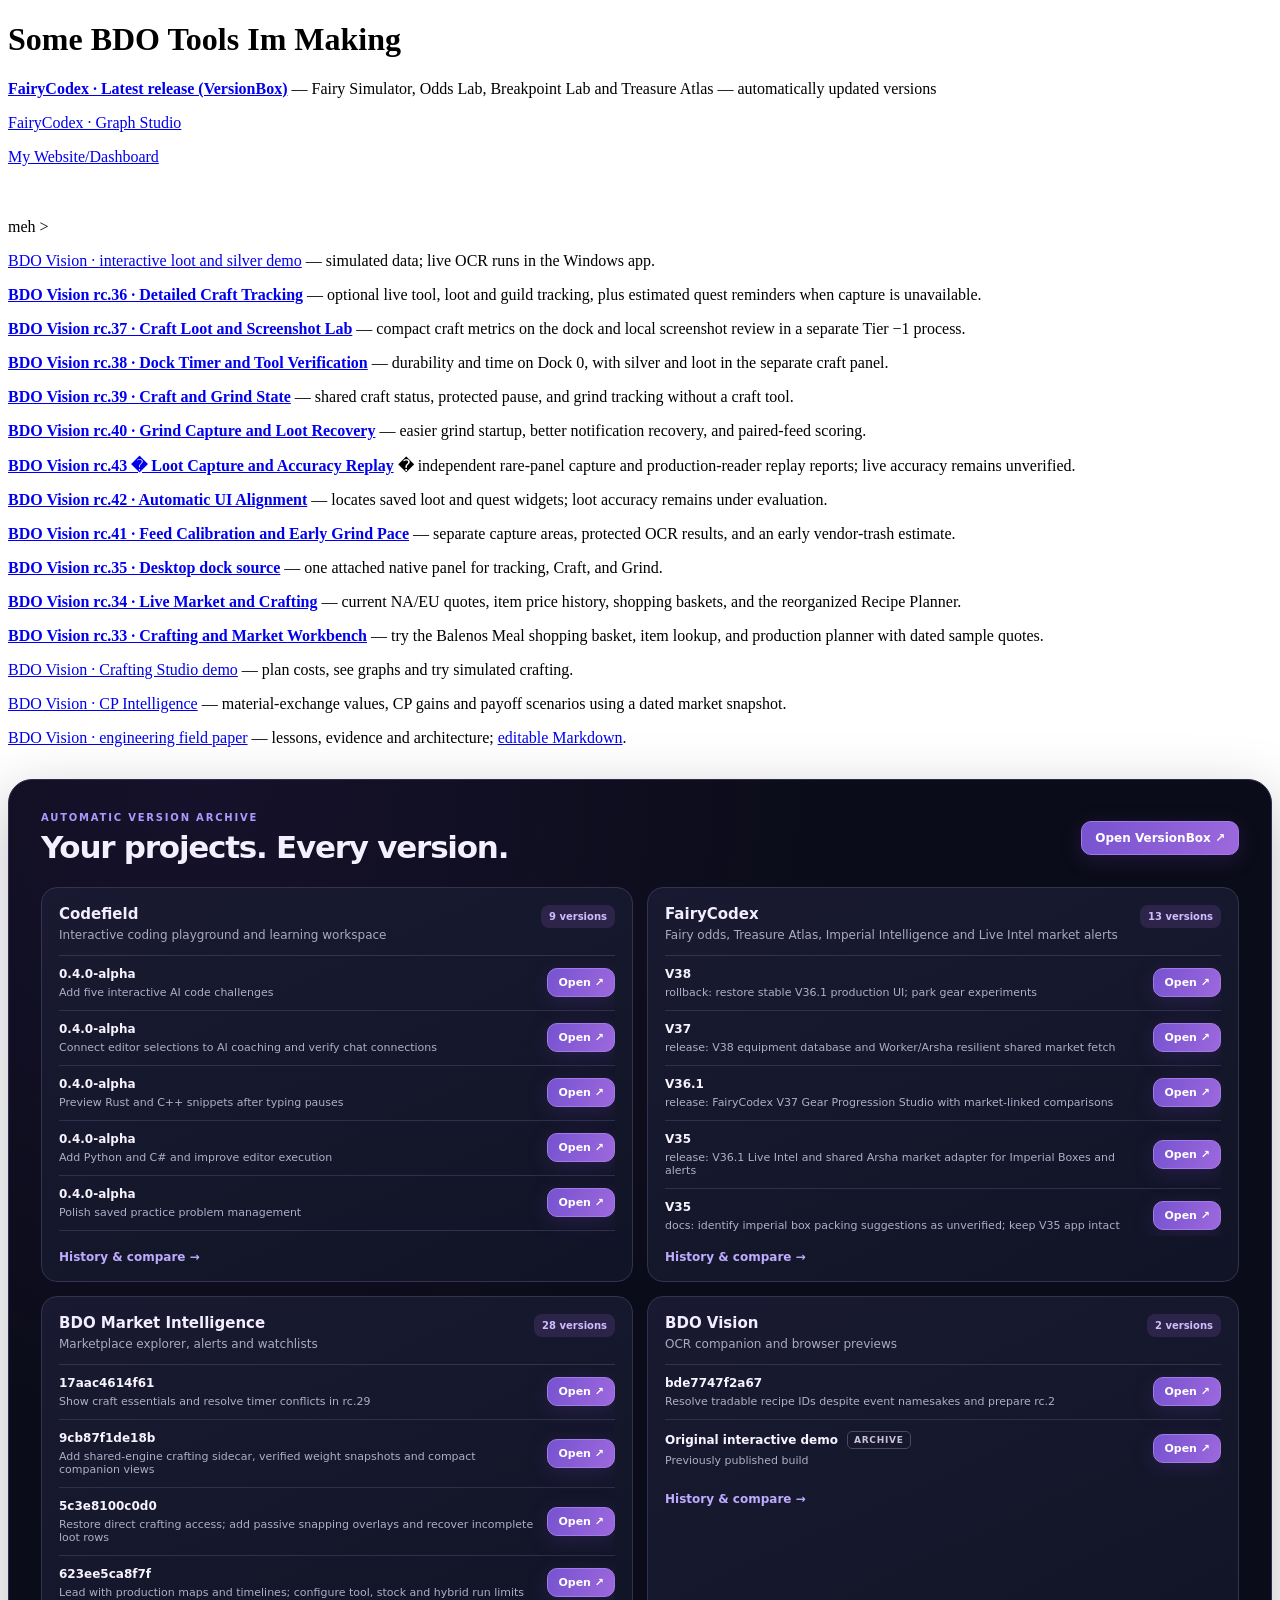
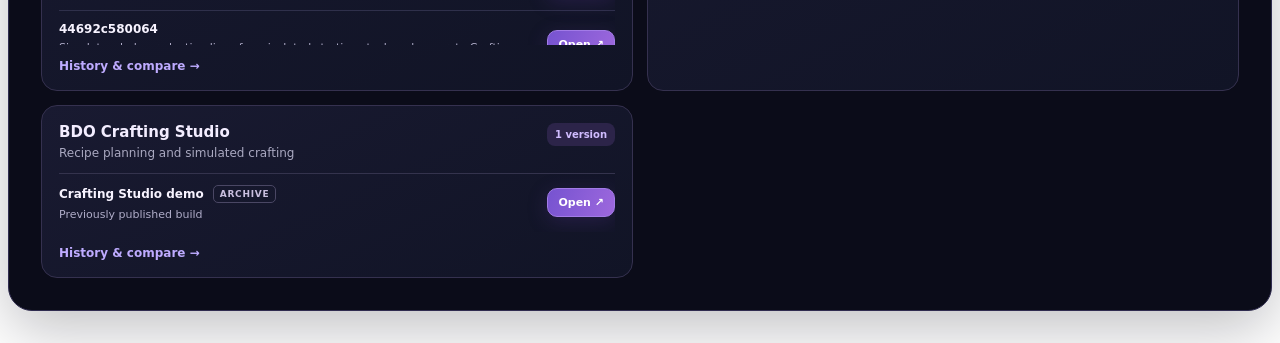
<file: index.html>
<!DOCTYPE html>
<html lang="en">
<head>
<meta charset="utf-8"><meta name="viewport" content="width=device-width,initial-scale=1">
<title>Bindlez · Projects</title>
</head><body>
<h1>Some BDO Tools Im Making</h1>
<p><a href="versionbox/?project=fairycodex"><strong>FairyCodex · Latest release (VersionBox)</strong></a> — Fairy Simulator, Odds Lab, Breakpoint Lab and Treasure Atlas — automatically updated versions</p>
<p><a href="fairycodex_v22_site.html">FairyCodex · Graph Studio</a></p>
  <p><a href="mi.html">My Website/Dashboard</a></p>
  <br>
  <br>
  meh >
<p><a href="bdo-vision-demo.html">BDO Vision · interactive loot and silver demo</a> — simulated data; live OCR runs in the Windows app.</p>
<p><a href="https://github.com/bindlez/bdo-vision/commit/eaca3f25ff50da08bc426eecf9f6a9e56145abc1"><strong>BDO Vision rc.36 · Detailed Craft Tracking</strong></a> — optional live tool, loot and guild tracking, plus estimated quest reminders when capture is unavailable.</p>
<p><a href="https://github.com/bindlez/bdo-vision/commit/9a00b3fbc8e171d64efa73a15f97d4a72942b747"><strong>BDO Vision rc.37 · Craft Loot and Screenshot Lab</strong></a> — compact craft metrics on the dock and local screenshot review in a separate Tier −1 process.</p>
<p><a href="https://github.com/bindlez/bdo-vision/commit/f9c8cd0fe37ab748f5326688274baec6458b52eb"><strong>BDO Vision rc.38 · Dock Timer and Tool Verification</strong></a> — durability and time on Dock 0, with silver and loot in the separate craft panel.</p>
<p><a href="https://github.com/bindlez/bdo-vision/commit/95fe137bf3c11b554465b88b5aa5bdaf190acbde"><strong>BDO Vision rc.39 · Craft and Grind State</strong></a> — shared craft status, protected pause, and grind tracking without a craft tool.</p>
<p><a href="https://github.com/bindlez/bdo-vision/commit/de7fa011592eaad5421bbba2d9fae3c7f9d2547c"><strong>BDO Vision rc.40 · Grind Capture and Loot Recovery</strong></a> — easier grind startup, better notification recovery, and paired-feed scoring.</p>
<p><a href="https://github.com/bindlez/bdo-vision/commit/c09e50bc64659a4d4420a02152bbed2187b37221"><strong>BDO Vision rc.43 � Loot Capture and Accuracy Replay</strong></a> � independent rare-panel capture and production-reader replay reports; live accuracy remains unverified.</p>
<p><a href="https://github.com/bindlez/bdo-vision/commit/7137d9bd4fefae897f5cc589d80edf56150e1ecb"><strong>BDO Vision rc.42 · Automatic UI Alignment</strong></a> — locates saved loot and quest widgets; loot accuracy remains under evaluation.</p>
<p><a href="https://github.com/bindlez/bdo-vision/commit/ef4703841fdad92577a17b31c5bf9a1de8887522"><strong>BDO Vision rc.41 · Feed Calibration and Early Grind Pace</strong></a> — separate capture areas, protected OCR results, and an early vendor-trash estimate.</p>
<p><a href="https://github.com/bindlez/bdo-vision/commit/fdbbcb4ef3b2e8be33785b9f0d82134edfd4520a"><strong>BDO Vision rc.35 · Desktop dock source</strong></a> — one attached native panel for tracking, Craft, and Grind.</p>
<p><a href="bdo-vision-live-market-rc34.html"><strong>BDO Vision rc.34 · Live Market and Crafting</strong></a> — current NA/EU quotes, item price history, shopping baskets, and the reorganized Recipe Planner.</p>
<p><a href="bdo-vision-crafting-rc33.html?view=market"><strong>BDO Vision rc.33 · Crafting and Market Workbench</strong></a> — try the Balenos Meal shopping basket, item lookup, and production planner with dated sample quotes.</p>
<p><a href="bdo-vision-crafting-demo.html">BDO Vision · Crafting Studio demo</a> — plan costs, see graphs and try simulated crafting.</p>

<p><a href="bdo-vision-cp-demo.html">BDO Vision · CP Intelligence</a> — material-exchange values, CP gains and payoff scenarios using a dated market snapshot.</p>
<p><a href="bdo-vision-project-paper.html">BDO Vision · engineering field paper</a> — lessons, evidence and architecture; <a href="bdo-vision-project-paper.md">editable Markdown</a>.</p>

<!-- VersionBox: automatically updated project versions -->
<link rel="stylesheet" href="versionbox/hub.css">
<section id="versionbox-home" aria-label="Project version history"></section>
<script src="versionbox/hub.js" defer></script>
</body></html>
</file>
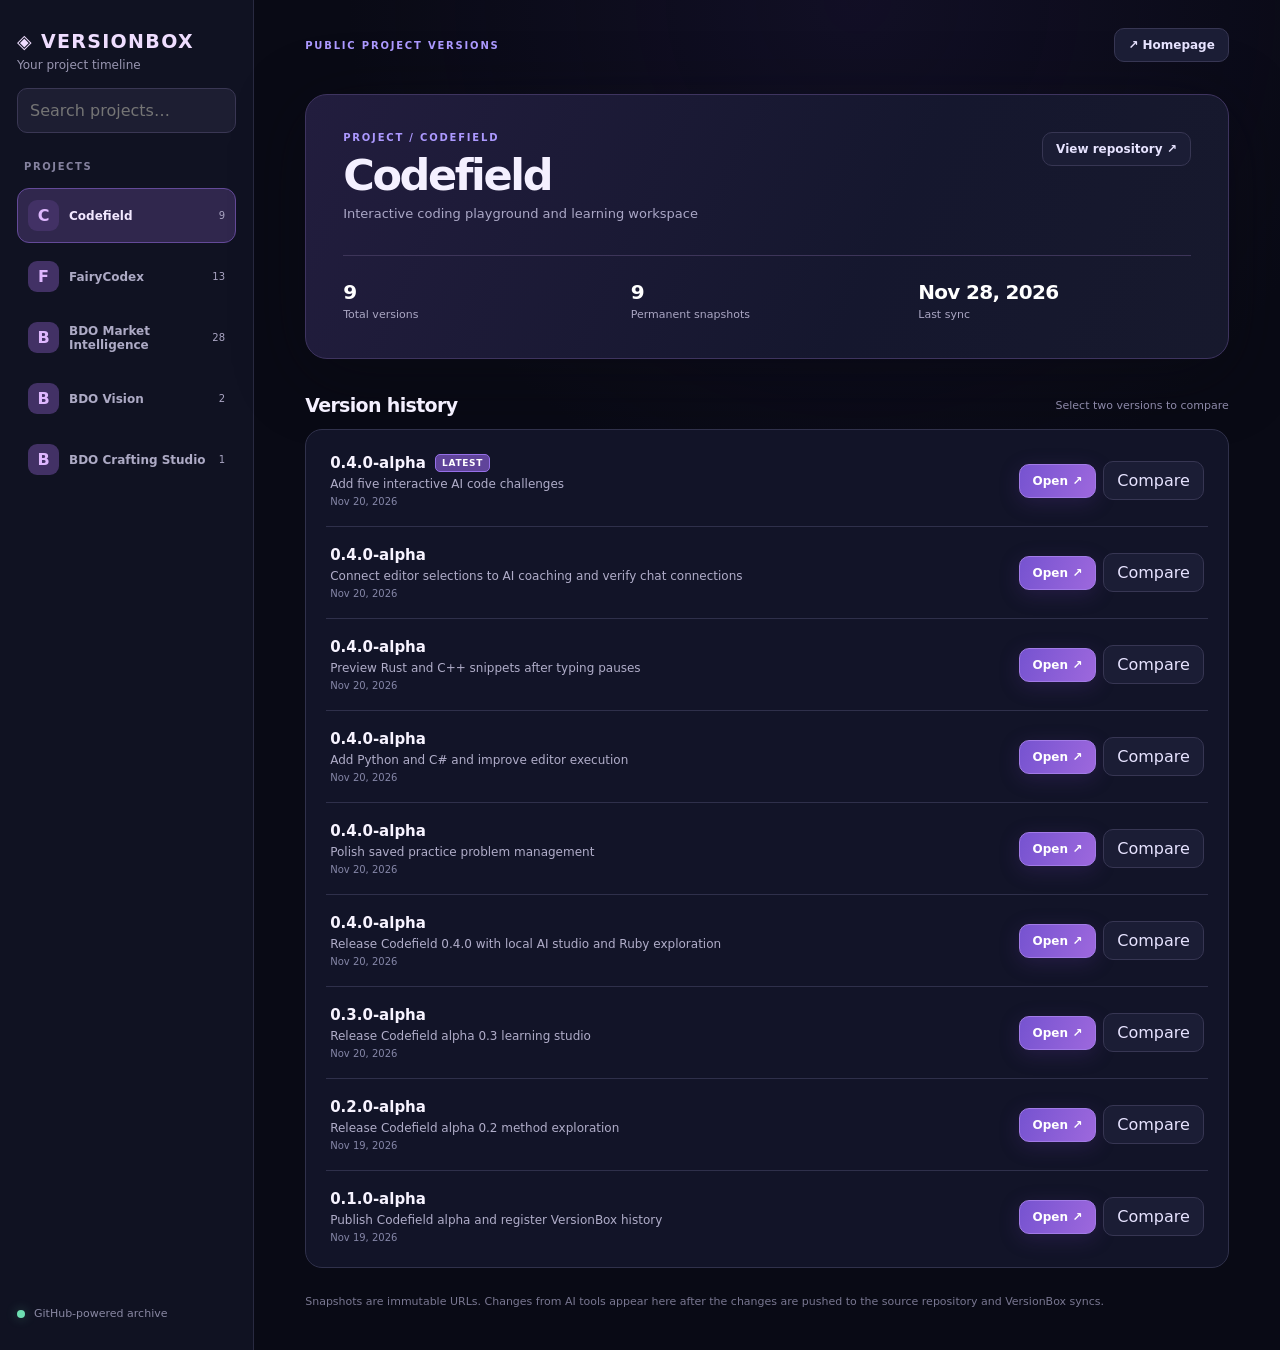
<file: versionbox/index.html>
<!doctype html>
<html lang="en">
<head>
<meta charset="utf-8">
<meta name="viewport" content="width=device-width, initial-scale=1">
<meta name="theme-color" content="#090a15">
<title>VersionBox · Bindlez Project Archive</title>
<link rel="stylesheet" href="hub.css">
<script src="hub.js" defer></script>
</head>
<body>
<div id="versionbox-app"><p style="padding:24px;color:#b4abc5;font-family:system-ui">Loading version archive…</p></div>
</body>
</html>
</file>
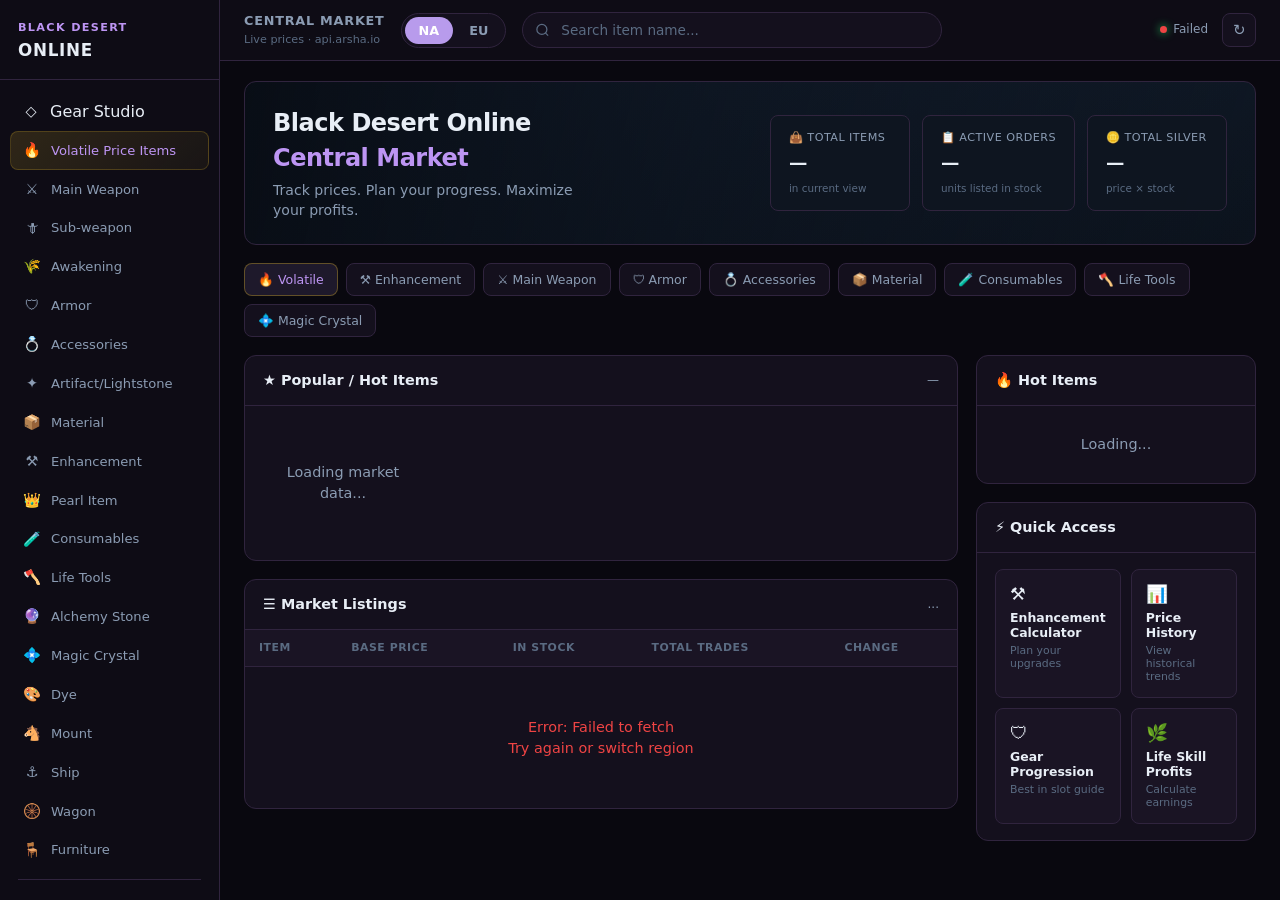
<file: versionbox/snapshots/bdo-market/0ae765b59d5b/index.html>
<!DOCTYPE html>
<html lang="en">
<head>
  <meta charset="UTF-8">
  <meta name="viewport" content="width=device-width, initial-scale=1.0">
  <title>Black Desert Online · Central Market</title>
  <style>
    :root {
      --bg: #070b12; --bg-sidebar: #0a1018; --bg-card: #0f1620; --bg-card-hover: #141d2a;
      --bg-elevated: #121a25; --border: #1c2836; --border-light: #2a3a4d;
      --text: #e8eef6; --text-muted: #8b9cb3; --text-dim: #5a6b82;
      --accent: #c9a227; --accent-soft: rgba(201,162,39,0.12);
      --blue: #3b82f6; --blue-soft: rgba(59,130,246,0.15);
      --green: #22c55e; --green-soft: rgba(34,197,94,0.12);
      --red: #ef4444; --red-soft: rgba(239,68,68,0.12);
      --sidebar-w: 220px; --radius: 12px; --radius-sm: 8px;
    }
    * { box-sizing: border-box; margin: 0; padding: 0; }
    body { font-family: 'Segoe UI Variable', 'Segoe UI', system-ui, sans-serif; background: var(--bg); color: var(--text); min-height: 100vh; line-height: 1.45; overflow-x: hidden; }
    .shell { display: grid; grid-template-columns: var(--sidebar-w) 1fr; min-height: 100vh; }
    .sidebar { background: var(--bg-sidebar); border-right: 1px solid var(--border); display: flex; flex-direction: column; position: sticky; top: 0; height: 100vh; overflow-y: auto; }
    .sidebar-brand { padding: 20px 18px 16px; border-bottom: 1px solid var(--border); }
    .sidebar-brand .logo { font-size: 0.7rem; font-weight: 700; letter-spacing: 0.12em; color: var(--accent); text-transform: uppercase; }
    .sidebar-brand .logo span { display: block; font-size: 1.05rem; letter-spacing: 0.04em; color: var(--text); margin-top: 2px; }
    .nav { padding: 12px 10px; flex: 1; }
    .nav-item { display: flex; align-items: center; gap: 10px; padding: 8px 12px; border-radius: var(--radius-sm); color: var(--text-muted); font-size: 0.82rem; font-weight: 500; cursor: pointer; transition: all 0.15s; border: 1px solid transparent; user-select: none; }
    .nav-item:hover { background: var(--bg-card); color: var(--text); }
    .nav-item.active { background: linear-gradient(135deg, rgba(201,162,39,0.18), rgba(201,162,39,0.06)); color: var(--accent); border-color: rgba(201,162,39,0.25); }
    .nav-item .icon { width: 18px; text-align: center; font-size: 0.9rem; }
    .nav-sep { height: 1px; background: var(--border); margin: 10px 8px; }
    .sidebar-footer { padding: 16px; border-top: 1px solid var(--border); font-size: 0.72rem; color: var(--text-dim); line-height: 1.5; }
    .sidebar-footer strong { color: var(--accent); }
    .main { display: flex; flex-direction: column; min-width: 0; }
    .topbar { display: flex; align-items: center; gap: 16px; padding: 12px 24px; background: var(--bg-sidebar); border-bottom: 1px solid var(--border); position: sticky; top: 0; z-index: 20; }
    .topbar-title { font-size: 0.8rem; font-weight: 600; letter-spacing: 0.06em; color: var(--text-muted); text-transform: uppercase; white-space: nowrap; }
    .topbar-title small { display: block; font-size: 0.7rem; font-weight: 400; letter-spacing: 0; color: var(--text-dim); text-transform: none; margin-top: 1px; }
    .region-toggle { display: flex; background: var(--bg-card); border: 1px solid var(--border); border-radius: 999px; padding: 3px; gap: 2px; }
    .region-btn { padding: 6px 14px; border-radius: 999px; font-size: 0.8rem; font-weight: 600; color: var(--text-muted); background: transparent; border: none; cursor: pointer; font-family: inherit; }
    .region-btn.active { background: var(--blue); color: white; }
    .search-bar { flex: 1; max-width: 420px; position: relative; }
    .search-bar input { width: 100%; padding: 9px 14px 9px 38px; background: var(--bg-card); border: 1px solid var(--border); border-radius: 999px; color: var(--text); font-size: 0.85rem; font-family: inherit; outline: none; }
    .search-bar input:focus { border-color: var(--blue); box-shadow: 0 0 0 3px var(--blue-soft); }
    .search-bar input::placeholder { color: var(--text-dim); }
    .search-bar svg { position: absolute; left: 13px; top: 50%; transform: translateY(-50%); color: var(--text-dim); pointer-events: none; }
    .topbar-status { margin-left: auto; display: flex; align-items: center; gap: 14px; font-size: 0.75rem; color: var(--text-muted); white-space: nowrap; }
    .status-dot { display: inline-flex; align-items: center; gap: 6px; }
    .status-dot::before { content: ''; width: 7px; height: 7px; border-radius: 50%; background: var(--green); box-shadow: 0 0 8px var(--green); animation: pulse 2s ease-in-out infinite; }
    .status-dot.loading::before { background: var(--accent); }
    .status-dot.error::before { background: var(--red); animation: none; }
    @keyframes pulse { 0%,100%{opacity:1} 50%{opacity:0.45} }
    .icon-btn { width: 34px; height: 34px; border-radius: 8px; border: 1px solid var(--border); background: var(--bg-card); color: var(--text-muted); cursor: pointer; display: flex; align-items: center; justify-content: center; font-size: 0.95rem; }
    .icon-btn:hover { background: var(--bg-card-hover); color: var(--text); }
    .timer-badge { background: var(--accent); color: #111; font-size: 0.65rem; font-weight: 700; padding: 1px 6px; border-radius: 999px; margin-left: 6px; }
    .content { padding: 20px 24px 40px; display: flex; flex-direction: column; gap: 18px; }
    .view { display: none; }
    .view.active { display: flex; flex-direction: column; gap: 18px; }
    .hero { border-radius: var(--radius); overflow: hidden; min-height: 150px; background: linear-gradient(105deg, rgba(7,11,18,0.92) 0%, rgba(7,11,18,0.55) 45%, rgba(7,11,18,0.25) 100%), linear-gradient(160deg, #1a2a40 0%, #0d1520 100%); border: 1px solid var(--border); display: flex; align-items: center; justify-content: space-between; padding: 24px 28px; gap: 24px; }
    .hero-text h1 { font-size: 1.5rem; font-weight: 700; letter-spacing: -0.02em; margin-bottom: 4px; }
    .hero-text h1 span { color: var(--accent); }
    .hero-text p { color: var(--text-muted); font-size: 0.88rem; max-width: 320px; }
    .hero-stats { display: flex; gap: 12px; flex-wrap: wrap; }
    .hero-stat { background: rgba(15,22,32,0.85); border: 1px solid var(--border); border-radius: var(--radius-sm); padding: 14px 18px; min-width: 140px; cursor: pointer; transition: border-color 0.15s, transform 0.12s; }
    .hero-stat:hover { border-color: var(--border-light); transform: translateY(-2px); }
    .hero-stat .label { font-size: 0.7rem; color: var(--text-muted); text-transform: uppercase; letter-spacing: 0.04em; margin-bottom: 4px; }
    .hero-stat .value { font-size: 1.15rem; font-weight: 700; font-variant-numeric: tabular-nums; }
    .hero-stat .hint { font-size: 0.65rem; color: var(--text-dim); margin-top: 4px; }
    .cat-row { display: flex; flex-wrap: wrap; gap: 8px; }
    .cat-btn { display: flex; align-items: center; gap: 7px; padding: 8px 13px; border-radius: var(--radius-sm); background: var(--bg-card); border: 1px solid var(--border); color: var(--text-muted); font-size: 0.78rem; font-weight: 500; font-family: inherit; cursor: pointer; transition: all 0.15s; }
    .cat-btn:hover { border-color: var(--border-light); color: var(--text); background: var(--bg-card-hover); }
    .cat-btn.active { background: var(--accent-soft); border-color: rgba(201,162,39,0.4); color: var(--accent); }
    .grid-main { display: grid; grid-template-columns: 1fr 280px; gap: 18px; align-items: start; }
    @media (max-width: 1100px) { .grid-main { grid-template-columns: 1fr; } .shell { grid-template-columns: 1fr; } .sidebar { display: none; } }
    .card { background: var(--bg-card); border: 1px solid var(--border); border-radius: var(--radius); overflow: hidden; }
    .card-head { display: flex; align-items: center; justify-content: space-between; padding: 14px 18px; border-bottom: 1px solid var(--border); }
    .card-head h2 { font-size: 0.9rem; font-weight: 600; }
    .card-head .meta { font-size: 0.75rem; color: var(--text-muted); }
    .card-body { padding: 16px 18px; }
    .left-col, .right-col { display: flex; flex-direction: column; gap: 18px; min-width: 0; }
    .popular-grid { display: grid; grid-template-columns: repeat(auto-fill, minmax(130px, 1fr)); gap: 12px; }
    .pop-item { background: var(--bg-elevated); border: 1px solid var(--border); border-radius: var(--radius-sm); padding: 14px 12px; text-align: center; transition: border-color 0.15s, transform 0.12s; cursor: pointer; }
    .pop-item:hover { border-color: var(--border-light); transform: translateY(-2px); }
    .pop-icon { width: 44px; height: 44px; margin: 0 auto 10px; border-radius: 10px; background: linear-gradient(145deg, #1a2535, #0d1520); border: 1px solid var(--border); display: flex; align-items: center; justify-content: center; font-size: 1.2rem; }
    .pop-name { font-size: 0.72rem; font-weight: 500; color: var(--text-muted); margin-bottom: 6px; white-space: nowrap; overflow: hidden; text-overflow: ellipsis; }
    .pop-price { font-size: 0.82rem; font-weight: 700; font-variant-numeric: tabular-nums; margin-bottom: 4px; }
    .pop-change { font-size: 0.7rem; font-weight: 600; }
    .up { color: var(--green); } .down { color: var(--red); } .flat { color: var(--text-dim); }
    .table-wrap { overflow-x: auto; max-height: 520px; overflow-y: auto; }
    table { width: 100%; border-collapse: collapse; font-size: 0.82rem; }
    th { text-align: left; padding: 10px 14px; font-size: 0.68rem; font-weight: 600; text-transform: uppercase; letter-spacing: 0.05em; color: var(--text-dim); background: var(--bg-elevated); border-bottom: 1px solid var(--border); white-space: nowrap; position: sticky; top: 0; z-index: 1; }
    td { padding: 10px 14px; border-bottom: 1px solid var(--border); vertical-align: middle; }
    tr:last-child td { border-bottom: none; }
    tbody tr:hover { background: var(--bg-card-hover); }
    .item-row { display: flex; align-items: center; gap: 10px; }
    .item-row .ico { width: 28px; height: 28px; border-radius: 6px; background: linear-gradient(145deg, #1a2535, #0d1520); border: 1px solid var(--border); display: flex; align-items: center; justify-content: center; font-size: 0.8rem; flex-shrink: 0; }
    .price-cell { font-weight: 600; font-variant-numeric: tabular-nums; }
    .stock-ok { color: var(--green); } .stock-low { color: var(--red); } .stock-none { color: var(--text-dim); }
    .change-pill { display: inline-block; padding: 2px 7px; border-radius: 5px; font-size: 0.72rem; font-weight: 600; font-variant-numeric: tabular-nums; }
    .change-pill.up { background: var(--green-soft); color: var(--green); }
    .change-pill.down { background: var(--red-soft); color: var(--red); }
    .change-pill.flat { background: rgba(90,107,130,0.15); color: var(--text-dim); }
    .hot-list { display: flex; flex-direction: column; gap: 2px; }
    .hot-row { display: flex; align-items: center; gap: 10px; padding: 9px 10px; border-radius: var(--radius-sm); cursor: pointer; }
    .hot-row:hover { background: var(--bg-card-hover); }
    .hot-row .ico { width: 28px; height: 28px; border-radius: 6px; background: linear-gradient(145deg, #1a2535, #0d1520); border: 1px solid var(--border); display: flex; align-items: center; justify-content: center; font-size: 0.8rem; flex-shrink: 0; }
    .hot-row .info { flex: 1; min-width: 0; }
    .hot-row .name { font-size: 0.78rem; font-weight: 500; white-space: nowrap; overflow: hidden; text-overflow: ellipsis; }
    .hot-row .meta { font-size: 0.68rem; color: var(--text-dim); font-variant-numeric: tabular-nums; }
    .hot-row .chg { font-size: 0.72rem; font-weight: 600; white-space: nowrap; }
    .qa-grid { display: grid; grid-template-columns: 1fr 1fr; gap: 10px; }
    .qa-btn { display: flex; flex-direction: column; align-items: flex-start; gap: 4px; padding: 14px; background: var(--bg-elevated); border: 1px solid var(--border); border-radius: var(--radius-sm); cursor: pointer; transition: all 0.15s; text-align: left; font-family: inherit; color: var(--text); }
    .qa-btn:hover { border-color: var(--accent); background: var(--bg-card-hover); }
    .qa-btn .qa-icon { font-size: 1.1rem; margin-bottom: 2px; }
    .qa-btn .qa-title { font-size: 0.78rem; font-weight: 600; }
    .qa-btn .qa-desc { font-size: 0.68rem; color: var(--text-dim); }
    .loading-msg, .error-msg { padding: 40px 20px; text-align: center; color: var(--text-muted); font-size: 0.9rem; }
    .error-msg { color: var(--red); }
    .flash { animation: flashBg 0.55s ease; }
    @keyframes flashBg { 0% { background: rgba(59,130,246,0.12); } 100% { background: transparent; } }

    .modal-overlay { display: none; position: fixed; inset: 0; background: rgba(0,0,0,0.65); z-index: 100; align-items: center; justify-content: center; padding: 20px; }
    .modal-overlay.open { display: flex; }
    .modal { background: var(--bg-card); border: 1px solid var(--border); border-radius: var(--radius); max-width: 580px; width: 100%; max-height: 85vh; overflow-y: auto; box-shadow: 0 20px 60px rgba(0,0,0,0.5); }
    .modal-head { display: flex; align-items: center; justify-content: space-between; padding: 16px 20px; border-bottom: 1px solid var(--border); position: sticky; top: 0; background: var(--bg-card); z-index: 1; }
    .modal-head h3 { font-size: 1rem; font-weight: 600; }
    .modal-close { background: none; border: none; color: var(--text-muted); font-size: 1.3rem; cursor: pointer; padding: 4px 8px; }
    .modal-close:hover { color: var(--text); }
    .modal-body { padding: 20px; }
    .modal-row { display: flex; align-items: center; justify-content: space-between; gap: 12px; padding: 10px 0; border-bottom: 1px solid var(--border); }
    .modal-row:last-child { border-bottom: none; }
    .modal-row input[type="number"] { width: 90px; padding: 6px 10px; background: var(--bg-elevated); border: 1px solid var(--border); border-radius: 6px; color: var(--text); font-family: inherit; font-size: 0.85rem; }
    .modal-total { margin-top: 16px; padding: 14px; background: var(--bg-elevated); border-radius: var(--radius-sm); border: 1px solid var(--border); display: flex; justify-content: space-between; align-items: center; }
    .modal-total .label { color: var(--text-muted); font-size: 0.85rem; }
    .modal-total .val { font-size: 1.2rem; font-weight: 700; color: var(--accent); font-variant-numeric: tabular-nums; }
    .modal-note { font-size: 0.75rem; color: var(--text-dim); margin-top: 12px; line-height: 1.5; }

    .craft-layout { display: grid; grid-template-columns: 1fr 1fr; gap: 18px; }
    @media (max-width: 900px) { .craft-layout { grid-template-columns: 1fr; } }
    .recipe-list { display: flex; flex-direction: column; gap: 8px; max-height: 520px; overflow-y: auto; }
    .recipe-card {
      display: flex; align-items: flex-start; gap: 12px; padding: 12px 14px;
      background: var(--bg-elevated); border: 1px solid var(--border); border-radius: var(--radius-sm);
      cursor: pointer; transition: all 0.15s; text-align: left; font-family: inherit; color: var(--text); width: 100%;
    }
    .recipe-card:hover { border-color: var(--border-light); }
    .recipe-card.selected { border-color: var(--accent); background: var(--accent-soft); }
    .recipe-card .rtype { font-size: 0.65rem; text-transform: uppercase; letter-spacing: 0.05em; color: var(--text-dim); margin-bottom: 2px; }
    .recipe-card .rname { font-size: 0.85rem; font-weight: 600; }
    .recipe-card .rmats { font-size: 0.72rem; color: var(--text-muted); margin-top: 4px; }
    .recipe-card .rsell { font-size: 0.78rem; font-weight: 600; color: var(--accent); margin-left: auto; white-space: nowrap; }
    .craft-detail h3 { font-size: 1rem; margin-bottom: 12px; }
    .craft-detail .mat-row { display: flex; justify-content: space-between; padding: 8px 0; border-bottom: 1px solid var(--border); font-size: 0.85rem; }
    .craft-amount { display: flex; align-items: center; gap: 12px; margin: 16px 0; flex-wrap: wrap; }
    .craft-amount label { font-size: 0.85rem; color: var(--text-muted); }
    .craft-amount input { width: 100px; padding: 8px 12px; background: var(--bg-elevated); border: 1px solid var(--border); border-radius: 8px; color: var(--text); font-size: 1rem; font-family: inherit; font-weight: 600; }
    .craft-summary { background: var(--bg-elevated); border: 1px solid var(--border); border-radius: var(--radius-sm); padding: 16px; margin-top: 8px; }
    .craft-summary .row { display: flex; justify-content: space-between; padding: 6px 0; font-size: 0.88rem; }
    .craft-summary .row.total { border-top: 1px solid var(--border); margin-top: 8px; padding-top: 12px; font-weight: 700; font-size: 1rem; }
    .craft-summary .profit { color: var(--green); }
    .craft-summary .loss { color: var(--red); }
    .badge-alc { background: rgba(139,92,246,0.15); color: #a78bfa; font-size: 0.65rem; padding: 2px 6px; border-radius: 4px; }
    .badge-cook { background: rgba(251,146,60,0.15); color: #fb923c; font-size: 0.65rem; padding: 2px 6px; border-radius: 4px; }
    .btn-primary {
      display: inline-flex; align-items: center; justify-content: center; gap: 8px;
      padding: 12px 20px; background: linear-gradient(135deg, #c9a227, #a8841a); color: #111;
      border: none; border-radius: 8px; font-weight: 700; font-size: 0.9rem; font-family: inherit;
      cursor: pointer; margin-top: 14px; width: 100%; transition: filter 0.15s, transform 0.1s;
    }
    .btn-primary:hover { filter: brightness(1.08); }
    .btn-primary:active { transform: scale(0.98); }
    .btn-primary:disabled { opacity: 0.5; cursor: not-allowed; filter: none; }
    .btn-danger {
      padding: 6px 12px; background: var(--red-soft); color: var(--red); border: 1px solid rgba(239,68,68,0.3);
      border-radius: 6px; font-size: 0.75rem; font-weight: 600; font-family: inherit; cursor: pointer;
    }
    .btn-danger:hover { background: rgba(239,68,68,0.25); }
    .timer-card {
      background: var(--bg-elevated); border: 1px solid var(--border); border-radius: var(--radius-sm);
      padding: 14px 16px; margin-bottom: 10px;
    }
    .timer-card.running { border-color: rgba(201,162,39,0.45); box-shadow: 0 0 0 1px rgba(201,162,39,0.15); }
    .timer-card.done { border-color: rgba(34,197,94,0.45); }
    .timer-card .tname { font-weight: 600; font-size: 0.9rem; margin-bottom: 4px; }
    .timer-card .tmeta { font-size: 0.75rem; color: var(--text-muted); margin-bottom: 10px; }
    .timer-bar { height: 8px; background: var(--border); border-radius: 999px; overflow: hidden; margin-bottom: 8px; }
    .timer-bar > div { height: 100%; background: linear-gradient(90deg, var(--accent), #e8c84a); border-radius: 999px; transition: width 0.4s linear; }
    .timer-card.done .timer-bar > div { background: var(--green); width: 100% !important; }
    .timer-countdown { font-size: 1.4rem; font-weight: 700; font-variant-numeric: tabular-nums; letter-spacing: 0.04em; }
    .timer-actions { display: flex; gap: 8px; margin-top: 10px; align-items: center; }
    .toast-wrap { position: fixed; bottom: 24px; right: 24px; z-index: 200; display: flex; flex-direction: column; gap: 10px; max-width: 340px; }
    .toast {
      background: var(--bg-card); border: 1px solid var(--border); border-left: 4px solid var(--accent);
      border-radius: 10px; padding: 14px 16px; box-shadow: 0 12px 40px rgba(0,0,0,0.45);
      animation: toastIn 0.3s ease; font-size: 0.88rem;
    }
    .toast.success { border-left-color: var(--green); }
    .toast strong { display: block; margin-bottom: 4px; }
    @keyframes toastIn { from { opacity: 0; transform: translateY(12px); } to { opacity: 1; transform: none; } }
    @keyframes toastPop {
      0% { opacity: 0; transform: translateY(24px) scale(0.9); }
      40% { opacity: 1; transform: translateY(-6px) scale(1.04); }
      70% { transform: translateY(0) scale(1); }
      100% { opacity: 1; transform: none; }
    }
    @keyframes pulseGlow {
      0%, 100% { box-shadow: 0 12px 40px rgba(0,0,0,0.45), 0 0 0 0 rgba(34,197,94,0.4); }
      50% { box-shadow: 0 12px 40px rgba(0,0,0,0.45), 0 0 0 10px rgba(34,197,94,0); }
    }
    .toast.done-pop {
      border-left-color: var(--green);
      animation: toastPop 0.55s ease, pulseGlow 1.2s ease 0.5s 3;
      cursor: pointer;
      max-width: 380px;
    }
    .toast.done-pop strong { color: var(--green); font-size: 1rem; }
    .tool-size-row { display: flex; flex-wrap: wrap; gap: 10px 16px; margin: 10px 0 4px; font-size: 0.8rem; color: var(--text-muted); }
    .tool-size-row label { display: flex; align-items: center; gap: 6px; cursor: pointer; }
    .tool-size-row input { accent-color: var(--accent); }

    .sec-hint { font-size: 0.72rem; color: var(--text-dim); margin-top: 6px; }

    .dur-grid { display: grid; grid-template-columns: 1fr 1fr; gap: 12px; margin: 12px 0; }
    .dur-field label { display: block; font-size: 0.72rem; color: var(--text-muted); margin-bottom: 4px; text-transform: uppercase; letter-spacing: 0.04em; }
    .dur-field input { width: 100%; padding: 8px 12px; background: var(--bg-elevated); border: 1px solid var(--border); border-radius: 8px; color: var(--text); font-size: 1rem; font-family: inherit; font-weight: 600; }
    .dur-field input:focus { outline: none; border-color: var(--blue); }
    .btn-secondary {
      display: inline-flex; align-items: center; justify-content: center; gap: 8px;
      padding: 10px 16px; background: var(--bg-elevated); color: var(--text);
      border: 1px solid var(--border); border-radius: 8px; font-weight: 600; font-size: 0.85rem; font-family: inherit;
      cursor: pointer; transition: border-color 0.15s, background 0.15s;
    }
    .btn-secondary:hover { border-color: var(--border-light); background: var(--bg-card-hover); }
    .btn-secondary:disabled { opacity: 0.5; cursor: not-allowed; }
    .ocr-status { font-size: 0.78rem; color: var(--text-muted); margin-top: 8px; min-height: 1.2em; }
    .ocr-status.ok { color: var(--green); }
    .ocr-status.err { color: var(--red); }
    .ocr-drop {
      border: 1px dashed var(--border-light); border-radius: var(--radius-sm);
      padding: 16px; text-align: center; color: var(--text-dim); font-size: 0.82rem;
      margin: 10px 0; cursor: pointer; transition: border-color 0.15s, background 0.15s;
    }
    .ocr-drop:hover, .ocr-drop.drag { border-color: var(--accent); background: var(--accent-soft); color: var(--text-muted); }
    .ocr-drop input { display: none; }
    .recipe-card.dur-recipe { border-color: rgba(59,130,246,0.35); }
    .recipe-card.dur-recipe.selected { border-color: var(--blue); background: var(--blue-soft); }
    .bulk-row { display: flex; gap: 10px; flex-wrap: wrap; align-items: flex-end; margin: 12px 0; }
    .bulk-row .dur-field { flex: 1; min-width: 120px; }
    .progress-wrap { margin-top: 12px; }
    .progress-bar-bg { height: 10px; background: var(--border); border-radius: 999px; overflow: hidden; }
    .progress-bar-bg > div { height: 100%; background: linear-gradient(90deg, var(--blue), #60a5fa); border-radius: 999px; transition: width 0.3s; }
    .progress-labels { display: flex; justify-content: space-between; font-size: 0.75rem; color: var(--text-muted); margin-top: 6px; }
    .timer-card .dura-live { font-size: 1.8rem; font-weight: 700; color: var(--accent); font-variant-numeric: tabular-nums; letter-spacing: 0.02em; }
    .bridge-pill { display: inline-block; font-size: 0.65rem; padding: 2px 8px; border-radius: 999px; margin-left: 8px; }
    .bridge-pill.on { background: var(--green-soft); color: var(--green); }
    .bridge-pill.off { background: rgba(90,107,130,0.2); color: var(--text-dim); }
    .badge-dur { background: rgba(59,130,246,0.15); color: #60a5fa; font-size: 0.65rem; padding: 2px 6px; border-radius: 4px; }
    .share-prep-actions { display: flex; gap: 10px; margin-top: 18px; flex-wrap: wrap; justify-content: center; }
    .share-prep-actions button { min-width: 140px; }
    .countdown-overlay {
      position: fixed; inset: 0; z-index: 300; background: rgba(0,0,0,0.75);
      display: flex; flex-direction: column; align-items: center; justify-content: center;
      color: var(--text); font-size: 1.1rem;
    }
    .countdown-overlay .count {
      font-size: 5rem; font-weight: 700; color: var(--accent); line-height: 1;
      font-variant-numeric: tabular-nums; margin: 12px 0;
    }
    .countdown-overlay .hint { color: var(--text-muted); font-size: 0.9rem; max-width: 320px; text-align: center; }


    /* Research & community intelligence lab */
    .intel-grid{display:grid;grid-template-columns:repeat(2,minmax(0,1fr));gap:16px;align-items:start}
    .intel-full{grid-column:1/-1}
    .intel-kpis{display:grid;grid-template-columns:repeat(4,minmax(0,1fr));gap:10px}
    .intel-kpi{background:var(--bg-card);border:1px solid var(--border);border-radius:10px;padding:14px}
    .intel-kpi small{display:block;color:var(--text-muted);font-size:.68rem;text-transform:uppercase;letter-spacing:.05em}
    .intel-kpi strong{display:block;font-size:1.22rem;margin-top:5px;font-variant-numeric:tabular-nums}
    .intel-kpi span{display:block;color:var(--text-dim);font-size:.68rem;margin-top:4px}
    .intel-form{display:grid;grid-template-columns:repeat(2,minmax(0,1fr));gap:10px}
    .intel-field{display:flex;flex-direction:column;gap:5px;min-width:0}
    .intel-field.full{grid-column:1/-1}
    .intel-field label{font-size:.72rem;color:var(--text-muted)}
    .intel-field input,.intel-field select,.intel-field textarea{width:100%;padding:9px 10px;border-radius:7px;border:1px solid var(--border-light);background:#0a111a;color:var(--text);font:inherit;font-size:.8rem;min-width:0}
    .intel-field textarea{min-height:70px;resize:vertical}
    .intel-actions{display:flex;gap:8px;flex-wrap:wrap;margin-top:12px}
    .intel-btn{border:1px solid var(--border-light);background:#162232;color:var(--text);padding:8px 11px;border-radius:7px;font:600 .76rem Inter,system-ui,sans-serif;cursor:pointer}
    .intel-btn.primary{background:var(--accent);border-color:var(--accent);color:#15120a}
    .intel-btn.danger{border-color:#65323a;color:#ff9ca5;background:#26151a}
    .intel-note{font-size:.72rem;line-height:1.55;color:var(--text-muted);padding:10px 12px;border:1px dashed var(--border-light);border-radius:8px;background:rgba(255,255,255,.015)}
    .intel-table-wrap{overflow:auto;max-height:340px}
    .intel-table{width:100%;border-collapse:collapse;white-space:nowrap}
    .intel-table th,.intel-table td{padding:9px 10px;text-align:left;border-bottom:1px solid var(--border);font-size:.72rem}
    .intel-table th{position:sticky;top:0;background:#101925;color:var(--text-muted);font-size:.64rem;text-transform:uppercase;z-index:1}
    .intel-empty{color:var(--text-dim);font-size:.78rem;padding:18px;text-align:center}
    .intel-pill{display:inline-block;padding:3px 7px;border-radius:99px;background:var(--blue-soft);color:#91bdff;font-size:.65rem}
    .intel-pill.good{background:var(--green-soft);color:#7de7a1}.intel-pill.warn{background:var(--accent-soft);color:#e6ca65}
    .intel-meter{height:7px;background:#1a2634;border-radius:99px;overflow:hidden;margin-top:8px}.intel-meter span{display:block;height:100%;background:linear-gradient(90deg,#2c83e8,#43d7a4)}
    .intel-tabs{display:flex;gap:7px;flex-wrap:wrap}.intel-tabs button{padding:7px 10px;border-radius:7px;border:1px solid var(--border);background:var(--bg-card);color:var(--text-muted);cursor:pointer;font-size:.73rem}.intel-tabs button.active{color:var(--accent);border-color:rgba(201,162,39,.45);background:var(--accent-soft)}
    @media(max-width:900px){.intel-grid{grid-template-columns:1fr}.intel-kpis{grid-template-columns:repeat(2,minmax(0,1fr))}}
    @media(max-width:540px){.intel-form{grid-template-columns:1fr}.intel-field.full{grid-column:auto}.intel-kpis{grid-template-columns:repeat(2,minmax(0,1fr))}}


    /* Vision: a compact, accessible live session surface. */
    #viewCraft .hero-text p{max-width:650px}
    .vision-summary{background:linear-gradient(125deg,#171020,#0e111a);border-color:#342840}
    .vision-summary .card-head{gap:16px;align-items:flex-start}
    .vision-summary .card-head h2{flex:0 0 auto}
    .vision-summary .card-head .meta{white-space:normal;text-align:right;max-width:65%;line-height:1.5}
    .vision-summary-grid{display:grid;grid-template-columns:1.2fr 1fr;gap:24px;align-items:center;margin:0 0 12px}
    .vision-eyebrow{font-size:.64rem;font-weight:700;letter-spacing:.12em;color:#b8a1cf}
    #visionLootSilver{font-size:clamp(1.2rem,2.8vw,1.8rem);font-weight:750;color:#e3c8ff;line-height:1.35;margin-top:8px;font-variant-numeric:tabular-nums}
    #visionLootCounts{color:#c4bdd2;font-size:.83rem;line-height:1.8}
    #visionLootCoverage{font-size:.75rem;line-height:1.6;color:#bfafcf}
    .vision-records{margin-top:12px;border-top:1px solid #302536;padding-top:10px}
    .vision-records summary,.vision-formula summary{cursor:pointer;color:#cdaeff;font-size:.76rem;padding:7px 0;font-weight:600}
    .vision-records-scroll{max-height:260px;overflow:auto;margin-top:10px}
    .vision-records th{position:sticky;top:0;background:#17131f;z-index:1}
    .vision-records .cat-btn{padding:6px 8px;text-align:left;white-space:normal}
    .vision-footnote{font-size:.7rem;color:#a99ab8;line-height:1.6;margin-top:12px}
    #activeTimersBody{display:grid;grid-template-columns:repeat(auto-fit,minmax(min(100%,450px),1fr));gap:16px}
    #activeTimersBody .timer-card{margin:0;padding:20px;border-radius:14px;background:linear-gradient(140deg,#181222,#10121b);border:1px solid #3b2c4b;min-width:0}
    #activeTimersBody .tname{color:#f0e5ff;font-size:1rem;line-height:1.4}
    #activeTimersBody .tmeta{line-height:1.7;color:#b9acc6;font-size:.75rem}
    #activeTimersBody .timer-bar>div{background:linear-gradient(90deg,#7044c5,#bd92ff)}
    .vision-earnings{border-top:1px solid #392c47;padding-top:16px;margin-top:16px}
    .vision-earnings.optional{color:#bcabc9;font-size:.78rem}.vision-earnings.optional p{font-size:.72rem;line-height:1.6;margin-top:7px}
    .vision-earnings-head{display:flex;gap:10px;justify-content:space-between;align-items:flex-start;color:#a396b5;font-size:.66rem;line-height:1.5}
    .vision-state{border-radius:6px;padding:4px 7px;max-width:80%;background:#2a2233;color:#dac4f0}
    .vision-state.observing{background:#143428;color:#9de5bc}.vision-state.paused{background:#372c21;color:#eecb94}
    .vision-metrics{display:grid;grid-template-columns:1fr 1fr;gap:16px;margin-top:15px}
    .vision-metrics>div{min-width:0}.vision-metrics span{font-size:.6rem;letter-spacing:.08em;color:#b6a4c7;display:block}
    .vision-metrics strong{font-size:clamp(1.1rem,2.2vw,1.6rem);line-height:1.4;display:block;color:#ecd9ff;margin:6px 0 2px;word-break:break-word;font-variant-numeric:tabular-nums}
    .vision-metrics small{font-size:.65rem;color:#b5aac2;line-height:1.6;display:block}
    .vision-coverage{height:4px;background:#302637;border-radius:4px;overflow:hidden;margin-top:15px}.vision-coverage span{display:block;height:100%;background:#aa83e6}
    .vision-earnings-note{font-size:.68rem;line-height:1.7;color:#b6aac2;margin-top:8px}
    .vision-formula{margin-top:8px}.vision-formula p{font-size:.7rem;line-height:1.7;color:#baafc8;margin-top:8px}
    #viewCraft button:focus-visible,.vision-formula summary:focus-visible,.vision-records summary:focus-visible{outline:2px solid #c59aff;outline-offset:3px}
    @media(max-width:600px){.vision-summary-grid{grid-template-columns:1fr;gap:12px}.vision-summary .card-head{display:block}.vision-summary .card-head .meta{display:block;text-align:left;max-width:none;margin-top:8px}.vision-metrics{grid-template-columns:1fr;gap:12px}#activeTimersBody .timer-card{padding:15px}.vision-summary .card-body{padding:16px}.vision-records table{min-width:640px}}
    @media(prefers-reduced-motion:reduce){.status-dot::before{animation:none}*{scroll-behavior:auto!important}}


    .vision-grind-hero{background:radial-gradient(ellipse at 90% 20%,#35204e 0%,transparent 60%),#100d18;border-color:#38284a;min-height:160px}
    .vision-grind-hero .hero-text p{max-width:750px;margin-top:8px}.vision-grind-hero h1{margin-top:12px}
    .vision-grind-hero h1 span{color:#d3b1ff}
    .vision-grind-fields{display:grid;grid-template-columns:1.2fr 1.2fr 90px;gap:16px}
    .vision-grind-fields label{font-size:.73rem;color:#c4b6d3;font-weight:600}
    .vision-grind-fields input{display:block;width:100%;background:#17121f;border:1px solid #3e3050;padding:11px 12px;color:#f1e5ff;border-radius:8px;font:inherit;margin-top:7px;outline:none}
    .vision-grind-fields input:focus{border-color:#be8dff;box-shadow:0 0 0 3px #a06ae020}
    .vision-grind-actions{display:flex;gap:12px;flex-wrap:wrap;margin-top:18px}.vision-grind-actions .btn-primary{background:#8455cf;color:#fff;border:1px solid #a477e4;border-radius:8px;padding:10px 20px;font-family:inherit;font-weight:600;font-size:.8rem;cursor:pointer}
    .vision-grind-actions button:disabled{opacity:.5;cursor:default}
    .vision-grind-metrics{display:grid;grid-template-columns:repeat(4,minmax(0,1fr));gap:14px}.vision-grind-metrics .card{padding:20px;background:linear-gradient(135deg,#1a1325,#10121b);border-color:#3a2b49}
    .vision-grind-metrics span{font-size:.62rem;letter-spacing:.08em;color:#baa7cc;display:block}.vision-grind-metrics strong{font-size:clamp(1.15rem,2.6vw,1.8rem);color:#e6caff;display:block;line-height:1.4;margin:10px 0 6px;font-variant-numeric:tabular-nums;word-break:break-word}.vision-grind-metrics small{font-size:.67rem;color:#b4a6c2;line-height:1.6;display:block}
    .vision-pursuit{border-color:#4d365f;background:linear-gradient(100deg,#1d1428,#11131c)}.vision-goal-track{height:7px;border-radius:7px;overflow:hidden;background:#33253f;margin:16px 0}.vision-goal-track span{height:100%;display:block;background:linear-gradient(90deg,#8155c8,#d2a8ff);max-width:100%}
    .vision-grind-columns{display:grid;grid-template-columns:1.1fr 1fr;gap:16px}.vision-pulse{height:110px;display:flex;gap:4px;align-items:flex-end;border-bottom:1px solid #473253;padding-top:20px}.vision-pulse span{flex:1;border-radius:3px 3px 0 0;background:linear-gradient(0deg,#6c3caf,#bd8eea);min-width:2px}
    #visionGrindFeed{max-height:245px;overflow:auto}.vision-drop{display:grid;grid-template-columns:1fr auto;gap:6px 14px;padding:10px 0;border-bottom:1px solid var(--border);font-size:.78rem}.vision-drop strong{color:#dbc0ff}.vision-drop small{grid-column:1/-1;font-size:.65rem;color:#9f91b2}
    .vision-history-scroll{overflow:auto;max-height:360px}.vision-history-scroll table{min-width:760px}.vision-grind-formula{padding:17px 22px;color:#b7a9c6}.vision-grind-formula summary{cursor:pointer;color:#d5b4ff;font-size:.8rem}.vision-grind-formula p{font-size:.75rem;line-height:1.8;margin-top:12px}
    @media(max-width:1000px){.vision-grind-metrics{grid-template-columns:repeat(2,minmax(0,1fr))}.vision-grind-columns{grid-template-columns:1fr}}
    @media(max-width:600px){.vision-grind-fields{grid-template-columns:1fr}.vision-grind-metrics{gap:10px}.vision-grind-metrics .card{padding:14px}.vision-grind-hero{padding:20px}}

  .vision-recap-dialog{margin:auto;width:min(1000px,94vw);max-height:94vh;overflow:auto;background:#12101b;color:#ecdfff;border:1px solid #61447d;border-radius:16px;padding:20px}.vision-recap-dialog::backdrop{background:#04030adb;backdrop-filter:blur(5px)}.vision-recap-dialog h2{font-size:1rem;margin:0 0 14px}.vision-recap-dialog img{display:block;width:auto;height:auto;max-width:100%;max-height:65vh;margin:auto;object-fit:contain;border-radius:10px}
  #visionCraftingLoot[hidden]{display:none!important}
.studio-eyebrow{font-size:.68rem;letter-spacing:.12em;color:#c6a2ff;font-weight:700;margin:8px 0}.studio-muted{font-size:.77rem;line-height:1.65;color:#b2a5bf;margin:10px 0}.studio-fields{display:grid;grid-template-columns:repeat(2,minmax(0,1fr));gap:14px;margin:18px 0}.studio-field{display:grid;gap:7px;color:#c4b4d5;font-size:.75rem}.studio-field input,.studio-materials input[type=number]{width:100%;min-width:0;padding:10px;border:1px solid #49355d;border-radius:8px;background:#15101e;color:#f3eafa;font:inherit}.studio-check{display:flex;align-items:center;gap:9px;font-size:.82rem;line-height:1.5}.studio-check input{accent-color:#b488f4}.studio-kpis{display:grid;grid-template-columns:repeat(2,minmax(0,1fr));gap:12px;margin:20px 0}.studio-kpis>div{background:linear-gradient(140deg,#251a34,#15121e);border:1px solid #443154;border-radius:12px;padding:16px;min-width:0}.studio-kpis small,.studio-kpis span{display:block;color:#bbaccb;font-size:.67rem;line-height:1.5}.studio-kpis strong{display:block;font-size:clamp(1.1rem,2vw,1.65rem);font-variant-numeric:tabular-nums;color:#f4e9ff;margin:7px 0;overflow-wrap:anywhere}.studio-waterfall{display:grid;gap:9px;margin:18px 0}.studio-waterfall>div{display:grid;grid-template-columns:95px 1fr 100px;align-items:center;gap:10px;font-size:.75rem}.studio-waterfall i{display:block;height:9px;border-radius:3px}.studio-waterfall b{text-align:right;font-variant-numeric:tabular-nums}.studio-table-wrap{overflow:auto}.studio-materials table{width:100%;font-size:.76rem;border-collapse:collapse;margin:12px 0}.studio-materials th,.studio-materials td{padding:10px 7px;text-align:left;border-bottom:1px solid #35253f}.studio-materials input[type=number]{max-width:100px}.studio-materials th{font-size:.65rem;color:#c7b4d9}.studio-actions{display:flex;gap:10px;flex-wrap:wrap;margin-top:20px}.studio-actions button{flex:1;min-width:135px;margin:0}.studio-warning{padding:12px;border:1px solid #7d6343;border-radius:8px;color:#ebcd92;font-size:.78rem}.studio-good{color:#95dcbd;font-size:.76rem}.studio-live{border-top:1px solid #443154;padding-top:16px;margin-top:16px}.studio-chart{width:100%;height:100px;display:block;margin:12px 0}.studio-milestone{display:grid;gap:8px;font-size:.76rem;color:#c8b4db}.studio-milestone span{font-variant-numeric:tabular-nums}.studio-milestone progress{width:100%;height:8px;accent-color:#b893f2}.studio-forecast{display:grid;gap:6px;background:#21192d;border:1px dashed #a078ca;padding:12px;border-radius:9px;font-size:.78rem}.studio-forecast small{line-height:1.6;color:#c7b5d9}.studio-queue-row,.studio-contribution{display:flex;gap:12px;align-items:center;justify-content:space-between;border-bottom:1px solid #392946;padding:12px 0;font-size:.77rem}.studio-queue-row small{display:block;color:#baa8ce;margin-top:5px}.studio-queue-row button{width:auto;margin:0}.studio-contribution span{overflow-wrap:anywhere}.studio-live details,.studio-materials, #craftDetail>details{font-size:.77rem;line-height:1.7;margin:14px 0}#craftDetail input:focus-visible,#craftDetail button:focus-visible{outline:2px solid #d7b6ff;outline-offset:3px}@media(max-width:520px){.studio-fields,.studio-kpis{grid-template-columns:1fr}.studio-queue-row{flex-wrap:wrap}.studio-waterfall>div{grid-template-columns:75px 1fr 80px}}@media(prefers-reduced-motion:reduce){.timer-bar>div{transition:none!important}}

:root{--bg:#09080f;--bg-sidebar:#0e0c15;--bg-card:#14101d;--bg-card-hover:#1d1728;--bg-elevated:#1a1424;--border:#30243e;--border-light:#49365c;--accent:#bd95f3;--accent-soft:rgba(189,149,243,.12);--blue:#b89bec;--blue-soft:rgba(184,155,236,.12)}

.studio-actions .btn-primary{background:linear-gradient(110deg,#9761df,#c69af6);color:#170d21;box-shadow:0 4px 16px #07040a66}.studio-actions .btn-primary:hover{background:linear-gradient(110deg,#ad7aeb,#d3b2ff)}.craft-layout{align-items:start;grid-template-columns:minmax(240px,.7fr) minmax(0,1.3fr)}@media(max-width:900px){.craft-layout{grid-template-columns:1fr}}.timer-card,.studio-live{scroll-margin-top:105px}

</style>

</head>
<body>
  <div class="shell">
    <aside class="sidebar">
      <div class="sidebar-brand"><div class="logo">Black Desert<span>ONLINE</span></div></div>
      <nav class="nav" id="sidebarNav">
        <div class="nav-item active" data-view="market" data-cat="hot"><span class="icon">🔥</span> Volatile Price Items</div>
        <div class="nav-item" data-view="market" data-cat="1"><span class="icon">⚔</span> Main Weapon</div>
        <div class="nav-item" data-view="market" data-cat="5"><span class="icon">🗡</span> Sub-weapon</div>
        <div class="nav-item" data-view="market" data-cat="10"><span class="icon">🌾</span> Awakening</div>
        <div class="nav-item" data-view="market" data-cat="15"><span class="icon">🛡</span> Armor</div>
        <div class="nav-item" data-view="market" data-cat="20"><span class="icon">💍</span> Accessories</div>
        <div class="nav-item" data-view="market" data-cat="85"><span class="icon">✦</span> Artifact/Lightstone</div>
        <div class="nav-item" data-view="market" data-cat="25"><span class="icon">📦</span> Material</div>
        <div class="nav-item" data-view="market" data-cat="30"><span class="icon">⚒</span> Enhancement</div>
        <div class="nav-item" data-view="market" data-cat="55"><span class="icon">👑</span> Pearl Item</div>
        <div class="nav-item" data-view="market" data-cat="35"><span class="icon">🧪</span> Consumables</div>
        <div class="nav-item" data-view="market" data-cat="40"><span class="icon">🪓</span> Life Tools</div>
        <div class="nav-item" data-view="market" data-cat="45"><span class="icon">🔮</span> Alchemy Stone</div>
        <div class="nav-item" data-view="market" data-cat="50"><span class="icon">💠</span> Magic Crystal</div>
        <div class="nav-item" data-view="market" data-cat="60"><span class="icon">🎨</span> Dye</div>
        <div class="nav-item" data-view="market" data-cat="65"><span class="icon">🐴</span> Mount</div>
        <div class="nav-item" data-view="market" data-cat="70"><span class="icon">⚓</span> Ship</div>
        <div class="nav-item" data-view="market" data-cat="75"><span class="icon">🛞</span> Wagon</div>
        <div class="nav-item" data-view="market" data-cat="80"><span class="icon">🪑</span> Furniture</div>
        <div class="nav-sep"></div>
        <div class="nav-item" data-view="craft" id="navCraft">
          <span class="icon">🍳</span> Crafting Planner
          <span class="timer-badge" id="navTimerBadge" style="display:none">0</span>
        </div>
        <div class="nav-item" data-view="grind" id="navGrind"><span class="icon">◈</span> Vision Grind Tracker</div>
        <div class="nav-item" data-view="intel" id="navIntel"><span class="icon">🧠</span> Market Intelligence Lab</div>
        <a href="/fairy" class="nav-item" style="text-decoration:none"><span class="icon">✧</span> Fairy Codex · Treasures</a>
      </nav>
      <div class="sidebar-footer"><strong>Find the best deals,</strong><br>build your empire.</div>
    </aside>

    <div class="main">
      <header class="topbar">
        <div class="topbar-title">Central Market<small>Live prices · api.arsha.io</small></div>
        <div class="region-toggle">
          <button class="region-btn active" data-region="na">NA</button>
          <button class="region-btn" data-region="eu">EU</button>
        </div>
        <div class="search-bar" id="searchWrap">
          <svg width="15" height="15" fill="none" stroke="currentColor" stroke-width="2" viewBox="0 0 24 24"><circle cx="11" cy="11" r="8"/><path d="M21 21l-4.35-4.35"/></svg>
          <input type="search" id="search" placeholder="Search item name..." autocomplete="off">
        </div>
        <div class="topbar-status">
          <span class="status-dot" id="statusDot">Loading...</span>
          <button class="icon-btn" title="Refresh" id="refreshBtn">↻</button>
        </div>
      </header>

      <div class="content">
        <div class="view active" id="viewMarket">
          <section class="hero">
            <div class="hero-text">
              <h1>Black Desert Online<br><span>Central Market</span></h1>
              <p>Track prices. Plan your progress. Maximize your profits.</p>
            </div>
            <div class="hero-stats">
              <div class="hero-stat" id="statItemsCard" title="Refresh data">
                <div class="label">👜 Total Items</div>
                <div class="value" id="statItems">—</div>
                <div class="hint">in current view</div>
              </div>
              <div class="hero-stat" id="statOrdersCard" title="Toggle sort by stock">
                <div class="label">📋 Active Orders</div>
                <div class="value" id="statOrders">—</div>
                <div class="hint">units listed in stock</div>
              </div>
              <div class="hero-stat" id="statSilverCard" title="Market value breakdown">
                <div class="label">🪙 Total Silver</div>
                <div class="value" id="statSilver">—</div>
                <div class="hint">price × stock</div>
              </div>
            </div>
          </section>
          <div class="cat-row" id="catRow">
            <button class="cat-btn active" data-cat="hot">🔥 Volatile</button>
            <button class="cat-btn" data-cat="30">⚒ Enhancement</button>
            <button class="cat-btn" data-cat="1">⚔ Main Weapon</button>
            <button class="cat-btn" data-cat="15">🛡 Armor</button>
            <button class="cat-btn" data-cat="20">💍 Accessories</button>
            <button class="cat-btn" data-cat="25">📦 Material</button>
            <button class="cat-btn" data-cat="35">🧪 Consumables</button>
            <button class="cat-btn" data-cat="40">🪓 Life Tools</button>
            <button class="cat-btn" data-cat="50">💠 Magic Crystal</button>
          </div>
          <div class="grid-main">
            <div class="left-col">
              <section class="card">
                <div class="card-head"><h2>★ Popular / Hot Items</h2><span class="meta" id="popularMeta">—</span></div>
                <div class="card-body"><div class="popular-grid" id="popularGrid"><div class="loading-msg">Loading market data...</div></div></div>
              </section>
              <section class="card" id="listingsCard">
                <div class="card-head"><h2 id="listingsTitle">☰ Market Listings</h2><span class="meta" id="listingsMeta">—</span></div>
                <div class="table-wrap">
                  <table>
                    <thead><tr><th>Item</th><th>Base Price</th><th>In Stock</th><th>Total Trades</th><th>Change</th></tr></thead>
                    <tbody id="listingsBody"><tr><td colspan="5"><div class="loading-msg">Loading...</div></td></tr></tbody>
                  </table>
                </div>
              </section>
            </div>
            <div class="right-col">
              <section class="card">
                <div class="card-head"><h2>🔥 Hot Items</h2></div>
                <div class="card-body" style="padding:8px 10px;"><div class="hot-list" id="hotList"><div class="loading-msg" style="padding:20px">Loading...</div></div></div>
              </section>
              <section class="card">
                <div class="card-head"><h2>⚡ Quick Access</h2></div>
                <div class="card-body">
                  <div class="qa-grid">
                    <button class="qa-btn" id="qaEnhance"><span class="qa-icon">⚒</span><span class="qa-title">Enhancement Calculator</span><span class="qa-desc">Plan your upgrades</span></button>
                    <button class="qa-btn" id="qaHistory"><span class="qa-icon">📊</span><span class="qa-title">Price History</span><span class="qa-desc">View historical trends</span></button>
                    <button class="qa-btn" id="qaGear"><span class="qa-icon">🛡</span><span class="qa-title">Gear Progression</span><span class="qa-desc">Best in slot guide</span></button>
                    <button class="qa-btn" id="qaLife"><span class="qa-icon">🌿</span><span class="qa-title">Life Skill Profits</span><span class="qa-desc">Calculate earnings</span></button>
                  </div>
                </div>
              </section>
            </div>
          </div>
        </div>

        <div class="view" id="viewCraft">
          <section class="hero" style="min-height:auto;padding:20px 28px;">
            <div class="hero-text">
              <h1>Crafting <span>Planner</span></h1>
              <p>Select a recipe or <strong>Durability Timer</strong>. Plan bulk crafts (1M batches), track costs &amp; progress. <span class="bridge-pill off" id="bridgePill">App offline</span></p>
            </div>
          </section>
          <section class="card">
            <div class="card-head">
              <h2>⏱ Active Timers</h2>
              <span class="meta" id="activeTimerMeta">None running</span>
            </div>
            <div class="card-body" id="activeTimersBody">
              <p style="color:var(--text-dim);font-size:0.85rem;">No active crafts. Start one from the plan panel.</p>
            </div>
          </section>
          <section class="card vision-summary" id="visionCraftingLoot" hidden>
            <div class="card-head"><h2>Saved loot from Vision</h2><span class="meta" id="visionLootState">Optional sharing</span></div>
            <div class="card-body"><div class="vision-summary-grid"><div><span class="vision-eyebrow">ALL RECORDED ITEM VALUE</span><h3 id="visionLootSilver"></h3></div><p id="visionLootCounts"></p></div>
            <p class="meta" id="visionLootCoverage"></p><details class="vision-records"><summary>Inspect recorded items & market matches</summary><div class="vision-records-scroll"><table><thead><tr><th>Recorded item</th><th>Quantity</th><th>Unit silver</th><th>Total silver</th><th>Group</th></tr></thead><tbody id="visionLootItems"></tbody></table></div></details>
            <p class="vision-footnote">Your saved history stays here across days. Active timers measure only new drops after they attach. Recorded totals never include inferred loot. Optional crafting forecasts appear separately on active recipe timers.</p></div>
          </section>
          <div class="craft-layout">
            <section class="card">
              <div class="card-head"><h2>Recipes</h2><span class="meta" id="recipeCountMeta">Full recipe book</span></div>
              <div class="card-body"><div class="recipe-list" id="recipeList"></div></div>
            </section>
            <section class="card">
              <div class="card-head"><h2>Plan &amp; Timer</h2></div>
              <div class="card-body">
                <div class="craft-detail" id="craftDetail">
                  <p style="color:var(--text-muted);font-size:0.9rem;">Select a recipe on the left to start planning.</p>
                </div>
              </div>
            </section>
          </div>

          <section class="card">
            <div class="card-head"><h2>📜 Recent Completions</h2></div>
            <div class="card-body" id="historyBody">
              <p style="color:var(--text-dim);font-size:0.85rem;">Completed crafts will appear here.</p>
            </div>
          </section>
        </div>

        <div class="view" id="viewGrind">
          <section class="hero vision-grind-hero"><div class="hero-text"><span class="vision-eyebrow">VISION · PERSONAL GRIND INTELLIGENCE</span><h1>Your run. <span>Your results.</span></h1><p>Automatic loot, measured observation time, and a pursuit worth coming back for.</p><p id="visionGrindConnection">Connect your local Vision tracker to begin.</p></div></section>
          <section class="card vision-grind-controls"><div class="card-body"><div class="vision-grind-fields">
            <label>Spot / route<input id="visionGrindSpot" list="visionGrindSpots" maxlength="100" placeholder="Name your grind spot"><datalist id="visionGrindSpots"></datalist></label>
            <label>Treasure pursuit · optional<input id="visionGrindTarget" maxlength="100" placeholder="An exact item name"></label>
            <label>Goal<input id="visionGrindGoal" type="number" min="1" max="1000000" value="1"></label></div>
            <div class="vision-grind-actions"><button class="btn-primary" data-grind-command="start">Start grind</button><button class="cat-btn" data-grind-command="pause">Pause / resume</button><button class="cat-btn" data-grind-command="finish">Finish & save</button><button class="cat-btn" onclick="visionGrindSaveRecap()">Save recap PNG</button><button class="cat-btn" onclick="visionGrindExportCSV()">Export CSV</button></div><p id="visionGrindCommandState" class="vision-footnote">Session controls are shared with the native app. Starting a new run preserves the previous run.</p></div></section>
          <p id="visionGrindState" class="vision-state paused">Waiting for your local tracker.</p>
          <div class="vision-grind-metrics"><div class="card"><span>RECORDED VALUE</span><strong id="visionGrindValue">—</strong><small id="visionGrindPartial">Captured quantity × market price</small></div><div class="card"><span>SILVER / OBSERVED HOUR</span><strong id="visionGrindRate">—</strong><small>After 60 observed seconds</small></div><div class="card"><span>OBSERVED TIME</span><strong id="visionGrindTime">00:00:00</strong><small id="visionGrindGaps">Capture gaps are excluded</small></div><div class="card"><span>CAPTURED UNITS</span><strong id="visionGrindDrops">0</strong><small id="visionGrindRare">Rare-notice units appear here</small></div></div>
          <section class="card vision-pursuit"><div class="card-head"><h2>Treasure pursuit</h2><span class="meta">Observed progress, without probability guesses</span></div><div class="card-body"><p id="visionGrindPursuit">Choose a target for your next run.</p><div class="vision-goal-track"><span id="visionGrindGoalBar"></span></div><p id="visionGrindBenchmark" class="vision-footnote">Your spot signature grows with your own completed sessions.</p></div></section>
          <div class="vision-grind-columns"><section class="card"><div class="card-head"><h2>Loot pulse</h2><span class="meta">Captured units through the run</span></div><div class="card-body"><div id="visionGrindPulse" class="vision-pulse" role="img" aria-label="Captured loot across this session"></div><p class="vision-footnote">Gaps are left empty. No missing drops are filled in.</p></div></section><section class="card"><div class="card-head"><h2>Latest captured drops</h2></div><div class="card-body" id="visionGrindFeed">Your live drops appear here.</div></section></div>
          <section class="card"><div class="card-head"><h2>Run history</h2><span class="meta">Select a run for its recap</span></div><div class="card-body vision-history-scroll"><table><thead><tr><th>Spot / session</th><th>Started</th><th>Observed</th><th>Value</th><th>Silver / h</th><th>Coverage</th><th>State</th></tr></thead><tbody id="visionGrindHistory"></tbody></table></div></section>
          <details class="card vision-grind-formula"><summary>What counts—and how the numbers work</summary><p>Recorded value = Σ (captured quantity × market or verified NPC unit value). Silver/hour = recorded value ÷ observed seconds × 3,600.</p><p>Blocked, minimized, stale, unreadable and manually paused time is excluded. Readable periods with no drops still count. Unknown prices are excluded from a labeled partial total. Unlisted items use a published NPC sell value only when the item ID and name match; otherwise they stay unpriced. Material costs and fees are not deducted.</p></details>
        </div>

        <div class="view" id="viewIntel">
          <section class="hero" style="min-height:auto;padding:20px 24px;">
            <div class="hero-text"><h1>Market <span>Intelligence Lab</span></h1><p>Turn your market browsing and crafting sessions into reusable data, better plans, and community benchmarks.</p></div>
            <div class="intel-actions" style="margin:0"><button class="intel-btn" id="intelExport">Export all data</button><button class="intel-btn" id="intelImportBtn">Import backup</button><input type="file" id="intelImportFile" accept="application/json,.json" hidden></div>
          </section>
          <div class="intel-kpis" id="intelKpis"></div>
          <div class="intel-tabs" id="intelTabs"><button class="active" data-intel-tab="planner">Profit & Shopping</button><button data-intel-tab="sessions">Production Telemetry</button><button data-intel-tab="enhance">Enhancement Journal</button><button data-intel-tab="alerts">Price Alerts</button><button data-intel-tab="journal">Market Journal</button><button data-intel-tab="data">Community Data</button></div>
          <section class="intel-panel" data-intel-panel="planner">
            <div class="intel-grid">
              <section class="card"><div class="card-head"><h2>Recipe Profit Simulator</h2><span class="meta">Uses current market data when available</span></div><div class="card-body">
                <div class="intel-form"><div class="intel-field full"><label>Recipe</label><select id="intelRecipe"></select></div><div class="intel-field"><label>Craft batches</label><input id="intelBatches" type="number" min="1" max="100000000" value="1000"></div><div class="intel-field"><label>Sell-through estimate (%)</label><input id="intelSellThrough" type="number" min="0" max="100" value="100"></div><div class="intel-field"><label>Market tax / effective take (%)</label><input id="intelTax" type="number" min="0" max="100" value="15.5"></div><div class="intel-field"><label>Extra cost per batch (silver)</label><input id="intelExtraCost" type="number" min="0" value="0"></div><div class="intel-field"><label>Finished item market price / batch</label><input id="intelSalePrice" type="number" min="0" value="0"></div></div>
                <div id="intelProfitResult" style="margin-top:14px"></div><div class="intel-actions"><button class="intel-btn primary" id="intelBuildShopping">Add recipe materials</button><button class="intel-btn" id="intelClearShopping">Clear shopping list</button><button class="intel-btn" id="intelSavePlan">Save plan snapshot</button></div>
              </div></section>
              <section class="card"><div class="card-head"><h2>Consolidated Shopping List</h2><span class="meta" id="intelShoppingMeta">Build from recipe plan</span></div><div class="card-body" id="intelShopping"><div class="intel-empty">Choose a recipe and batch size, then build a shopping list. Inventory amounts can be subtracted before export.</div></div></section>
              <section class="card intel-full"><div class="card-head"><h2>Saved Plan Snapshots</h2><span class="meta">Historical estimates retain their own prices</span></div><div class="card-body" id="intelPlans"></div></section>
            </div>
          </section>
          <section class="intel-panel" data-intel-panel="sessions" hidden>
            <div class="intel-grid">
              <section class="card"><div class="card-head"><h2>Record a Production Session</h2><span class="meta">Local-first; opt-in export</span></div><div class="card-body">
                <form id="intelSessionForm"><div class="intel-form"><div class="intel-field full"><label>Recipe / activity</label><select id="sessionRecipe"></select></div><div class="intel-field"><label>Crafts / batches completed</label><input id="sessionCrafts" type="number" min="1" value="1000" required></div><div class="intel-field"><label>Elapsed minutes</label><input id="sessionMinutes" type="number" min="0.1" step="0.1" value="60" required></div><div class="intel-field"><label>Durability before</label><input id="sessionDurBefore" type="number" min="0" placeholder="e.g. 3000"></div><div class="intel-field"><label>Durability after</label><input id="sessionDurAfter" type="number" min="0" placeholder="e.g. 2475"></div><div class="intel-field full"><div class="intel-actions" style="margin-top:0"><button class="intel-btn" type="button" id="sessionDurBeforeNow">Use current OCR reading as BEFORE</button><button class="intel-btn" type="button" id="sessionDurAfterNow">Use current OCR reading as AFTER</button></div><span class="meta">Uses the current reading from the existing Durability Timer, including readings received from the side-app bridge.</span></div><div class="intel-field"><label>Mastery</label><input id="sessionMastery" type="number" min="0" placeholder="optional"></div><div class="intel-field"><label>Output quantity</label><input id="sessionOutput" type="number" min="0" placeholder="optional"></div><div class="intel-field full"><label>Notes / setup (buffs, tool, conditions)</label><textarea id="sessionNotes" placeholder="Tool, buffs, cooking/alchemy setup, anything that affects comparability..."></textarea></div></div><div class="intel-actions"><button class="intel-btn primary" type="submit">Save session</button><label style="font-size:.75rem;color:var(--text-muted);display:flex;align-items:center;gap:7px"><input id="sessionContribute" type="checkbox"> Mark for community export</label></div></form>
              </div></section>
              <section class="card"><div class="card-head"><h2>Observed Production Benchmarks</h2><span class="meta">Derived from your saved sessions</span></div><div class="card-body" id="intelBenchmarks"></div></section>
              <section class="card intel-full"><div class="card-head"><h2>Production Session History</h2><span class="meta" id="intelSessionMeta"></span></div><div class="card-body" id="intelSessionHistory"></div></section>
            </div>
          </section>
          <section class="intel-panel" data-intel-panel="enhance" hidden>
            <div class="intel-grid">
              <section class="card"><div class="card-head"><h2>Enhancement Outcome Log</h2><span class="meta">Record attempts, not just successes</span></div><div class="card-body"><form id="intelEnhanceForm"><div class="intel-form"><div class="intel-field full"><label>Item</label><input id="enhItem" required placeholder="e.g. Kharazad Necklace"></div><div class="intel-field"><label>From level</label><select id="enhFrom"><option>Base</option><option>PRI</option><option>DUO</option><option>TRI</option><option>TET</option><option>PEN</option><option>HEX</option><option>HEPT</option><option>OCT</option><option>NON</option><option>DEC</option><option>+1</option><option>+2</option><option>+3</option><option>+4</option><option>+5</option></select></div><div class="intel-field"><label>Target level</label><select id="enhTarget"><option>PRI</option><option>DUO</option><option>TRI</option><option>TET</option><option>PEN</option><option>HEX</option><option>HEPT</option><option>OCT</option><option>NON</option><option>DEC</option><option>Success / completed</option></select></div><div class="intel-field"><label>Attempts</label><input id="enhAttempts" type="number" min="1" value="1" required></div><div class="intel-field"><label>Successes</label><input id="enhSuccesses" type="number" min="0" value="0" required></div><div class="intel-field"><label>Crons used</label><input id="enhCrons" type="number" min="0" value="0"></div><div class="intel-field"><label>Total silver spent</label><input id="enhCost" type="number" min="0" value="0"></div><div class="intel-field full"><label>Failstack / notes</label><input id="enhNotes" placeholder="FS, event, protection method, etc."></div></div><div class="intel-actions"><button class="intel-btn primary" type="submit">Log enhancement</button><label style="font-size:.75rem;color:var(--text-muted);display:flex;align-items:center;gap:7px"><input id="enhContribute" type="checkbox"> Mark for community export</label></div></form></div></section>
              <section class="card"><div class="card-head"><h2>Observed Outcomes</h2><span class="meta">Descriptive, not probability prediction</span></div><div class="card-body" id="intelEnhanceStats"></div></section>
              <section class="card intel-full"><div class="card-head"><h2>Enhancement History</h2></div><div class="card-body" id="intelEnhanceHistory"></div></section>
            </div>
          </section>
          <section class="intel-panel" data-intel-panel="alerts" hidden>
            <div class="intel-grid"><section class="card"><div class="card-head"><h2>Create a Price Alert</h2><span class="meta">Checks items when market data refreshes</span></div><div class="card-body"><form id="intelAlertForm"><div class="intel-form"><div class="intel-field full"><label>Item name</label><input id="alertItem" list="alertItemOptions" required placeholder="Exact item name"><datalist id="alertItemOptions"></datalist></div><div class="intel-field"><label>Condition</label><select id="alertCondition"><option value="below">Price at or below</option><option value="above">Price at or above</option></select></div><div class="intel-field"><label>Target silver</label><input id="alertTarget" type="number" min="1" required placeholder="Target price"></div></div><div class="intel-actions"><button class="intel-btn primary" type="submit">Create alert</button><button class="intel-btn" type="button" id="intelCheckAlerts">Check against loaded data</button></div></form><p class="intel-note" style="margin-top:12px">Alerts are local to this browser and are evaluated when data is loaded or you manually check. This page cannot guarantee background notifications while closed.</p></div></section><section class="card"><div class="card-head"><h2>Alert Events</h2><span class="meta">Triggered alerts</span></div><div class="card-body" id="intelAlertEvents"></div></section><section class="card intel-full"><div class="card-head"><h2>Active Price Alerts</h2><span class="meta" id="intelAlertMeta"></span></div><div class="card-body" id="intelAlertsList"></div></section></div>
          </section>
          <section class="intel-panel" data-intel-panel="journal" hidden>
            <div class="intel-grid"><section class="card"><div class="card-head"><h2>Market Event / Observation Journal</h2><span class="meta">Keep facts separate from theories</span></div><div class="card-body"><form id="intelJournalForm"><div class="intel-form"><div class="intel-field"><label>Entry type</label><select id="journalType"><option>Price observation</option><option>Patch / event</option><option>Recipe change</option><option>Market hypothesis</option><option>Personal note</option></select></div><div class="intel-field"><label>Related item (optional)</label><input id="journalItem" placeholder="Item / recipe"></div><div class="intel-field full"><label>Title</label><input id="journalTitle" required placeholder="What changed or what did you notice?"></div><div class="intel-field full"><label>Details</label><textarea id="journalBody" placeholder="Observed facts, source, hypothesis, links, follow-up..."></textarea></div><div class="intel-field full"><label>Source URL (optional)</label><input id="journalSource" type="url" placeholder="https://..."></div></div><div class="intel-actions"><button class="intel-btn primary" type="submit">Save journal entry</button></div></form></div></section><section class="card"><div class="card-head"><h2>Data Quality Checklist</h2></div><div class="card-body"><div class="intel-note">Every shared record should preserve region, observation time, source, method, and uncertainty. Market snapshots, OCR readings, and player-reported outcomes are different evidence types and should never be silently merged.</div><div class="intel-actions"><button class="intel-btn" id="intelExportCsv">Export sessions CSV</button><button class="intel-btn" id="intelExportContribution">Export contribution package</button></div></div></section><section class="card intel-full"><div class="card-head"><h2>Journal History</h2><span class="meta" id="intelJournalMeta"></span></div><div class="card-body" id="intelJournalHistory"></div></section></div>
          </section>
          <section class="intel-panel" data-intel-panel="data" hidden>
            <div class="intel-grid"><section class="card"><div class="card-head"><h2>Your Local Data</h2><span class="meta">Stored in this browser</span></div><div class="card-body" id="intelDataSummary"></div></section><section class="card"><div class="card-head"><h2>Data portability</h2></div><div class="card-body"><p class="intel-note">This prototype has no community server or upload endpoint. Contribution export creates a reviewable JSON file containing only records you explicitly marked for sharing. It does not send data anywhere.</p><div class="intel-actions"><button class="intel-btn primary" id="intelExportContribution2">Export selected contributions</button><button class="intel-btn" id="intelExportAll2">Backup everything</button><button class="intel-btn danger" id="intelClearLocal">Clear this app's local research data</button></div></div></section><section class="card intel-full"><div class="card-head"><h2>Local Market Observation Archive</h2><span class="meta">Captured from successfully loaded market data</span></div><div class="card-body"><div class="intel-actions" style="margin-top:0;margin-bottom:12px"><button class="intel-btn primary" id="intelCaptureSnapshot">Capture loaded market snapshot now</button><button class="intel-btn" id="intelExportMarketHistory">Export observations CSV</button></div><div class="intel-form" style="margin-bottom:12px"><div class="intel-field"><label>Item history</label><select id="intelHistoryItem"><option value="">Select an archived item</option></select></div><div class="intel-field"><label>Observation window</label><select id="intelHistoryWindow"><option value="24">Last 24 hours</option><option value="168" selected>Last 7 days</option><option value="720">Last 30 days</option><option value="all">All saved</option></select></div></div><div id="intelMarketHistory"></div><p class="intel-note" style="margin-top:10px">This is a personal local archive, not a complete official historical market feed. It records only the items returned in loaded categories and the hot list while this app is open. More frequent refreshes improve local coverage; gaps are expected.</p></div></section><section class="card intel-full"><div class="card-head"><h2>Saved calculation assumptions</h2></div><div class="card-body" id="intelAssumptions"></div></section></div>
          </section>
        </div>
      </div>
    </div>
  </div>

  <div class="modal-overlay" id="modal">
    <div class="modal">
      <div class="modal-head"><h3 id="modalTitle">Tool</h3><button class="modal-close" id="modalClose">×</button></div>
      <div class="modal-body" id="modalBody"></div>
    </div>
  </div>
  <div class="toast-wrap" id="toastWrap"></div>

  <script>
    const STORAGE_KEY = "bdo_cm_v1";
    const CATEGORIES = {
      hot: { id: "hot", name: "Volatile Price Items" },
      "1": { id: 1, name: "Main Weapon" }, "5": { id: 5, name: "Sub-weapon" },
      "10": { id: 10, name: "Awakening" }, "15": { id: 15, name: "Armor" },
      "20": { id: 20, name: "Accessories" }, "85": { id: 85, name: "Artifact/Lightstone" },
      "25": { id: 25, name: "Material" }, "30": { id: 30, name: "Enhancement" },
      "55": { id: 55, name: "Pearl Item" }, "35": { id: 35, name: "Consumables" },
      "40": { id: 40, name: "Life Tools" }, "45": { id: 45, name: "Alchemy Stone" },
      "50": { id: 50, name: "Magic Crystal" }, "60": { id: 60, name: "Dye" },
      "65": { id: 65, name: "Mount" }, "70": { id: 70, name: "Ship" },
      "75": { id: 75, name: "Wagon" }, "80": { id: 80, name: "Furniture" },
    };

    /* secPerBatch ≈ in-game processing time per craft (mass craft feel) */
    const RECIPES = [{"id": "alc_antidote_elixir_0", "type": "alchemy", "name": "Antidote Elixir", "sell": 25000, "secPerBatch": 4, "mats": [{"name": "Pure Powder Reagent", "qty": 1, "fallback": 14000}, {"name": "Weeds", "qty": 1, "fallback": 500}, {"name": "Blood 2", "qty": 2, "fallback": 8000}, {"name": "Olive Oil", "qty": 3, "fallback": 8000}]}, {"id": "alc_clear_liquid_reagent_1", "type": "alchemy", "name": "Clear Liquid Reagent", "sell": 12000, "secPerBatch": 3, "mats": [{"name": "Salt", "qty": 1, "fallback": 400}, {"name": "Sunrise Herb", "qty": 1, "fallback": 1200}, {"name": "Weeds", "qty": 1, "fallback": 500}, {"name": "Purified Water", "qty": 1, "fallback": 200}]}, {"id": "alc_clown_s_blood_2", "type": "alchemy", "name": "Clown's Blood", "sell": 35000, "secPerBatch": 4, "mats": [{"name": "Spirit's Leaf", "qty": 1, "fallback": 8000}, {"name": "Powder of Darkness", "qty": 1, "fallback": 7000}, {"name": "Clear Liquid Reagent", "qty": 1, "fallback": 12000}, {"name": "Blood 1", "qty": 2, "fallback": 6000}]}, {"id": "alc_defense_elixir_3", "type": "alchemy", "name": "Defense Elixir", "sell": 42000, "secPerBatch": 5, "mats": [{"name": "Clear Liquid Reagent", "qty": 1, "fallback": 12000}, {"name": "Ash Sap", "qty": 6, "fallback": 2500}, {"name": "Blood 2", "qty": 5, "fallback": 8000}, {"name": "Purified Water", "qty": 3, "fallback": 200}]}, {"id": "alc_elixir_of_amity_4", "type": "alchemy", "name": "Elixir of Amity", "sell": 55000, "secPerBatch": 5, "mats": [{"name": "Legendary Beast's Blood", "qty": 1, "fallback": 95000}, {"name": "Fire Flake Flower", "qty": 5, "fallback": 2500}, {"name": "Ash Sap", "qty": 6, "fallback": 2500}, {"name": "Black Stone Powder", "qty": 3, "fallback": 2000}]}, {"id": "alc_elixir_of_armor_5", "type": "alchemy", "name": "Elixir of Armor", "sell": 88000, "secPerBatch": 5, "mats": [{"name": "Oil of Fortitude", "qty": 3, "fallback": 45000}, {"name": "Refined Delotia Reagent", "qty": 3, "fallback": 28000}, {"name": "Thornwood Sap", "qty": 5, "fallback": 3200}, {"name": "Thick Turo Blood", "qty": 1, "fallback": 120000}]}, {"id": "alc_elixir_of_assassination_6", "type": "alchemy", "name": "Elixir of Assassination", "sell": 192000, "secPerBatch": 5, "mats": [{"name": "Oil of Regeneration", "qty": 1, "fallback": 55000}, {"name": "Pure Powder Reagent", "qty": 5, "fallback": 14000}, {"name": "Bloody Tree Knot", "qty": 5, "fallback": 9000}, {"name": "Powder of Flame", "qty": 6, "fallback": 8000}]}, {"id": "alc_elixir_of_carnage_7", "type": "alchemy", "name": "Elixir of Carnage", "sell": 72000, "secPerBatch": 5, "mats": [{"name": "Oil of Corruption", "qty": 1, "fallback": 45000}, {"name": "Pure Powder Reagent", "qty": 5, "fallback": 14000}, {"name": "Trace of Violence", "qty": 3, "fallback": 22000}, {"name": "Powder of Flame", "qty": 4, "fallback": 8000}]}, {"id": "alc_elixir_of_death_8", "type": "alchemy", "name": "Elixir of Death", "sell": 95000, "secPerBatch": 5, "mats": [{"name": "Oil of Corruption", "qty": 2, "fallback": 45000}, {"name": "Pure Powder Reagent", "qty": 4, "fallback": 14000}, {"name": "Powder of Darkness", "qty": 5, "fallback": 7000}, {"name": "Bloody Tree Knot", "qty": 4, "fallback": 9000}]}, {"id": "alc_elixir_of_demihuman_hunt_9", "type": "alchemy", "name": "Elixir of Demihuman Hunt", "sell": 68000, "secPerBatch": 5, "mats": [{"name": "Oil of Storms", "qty": 1, "fallback": 48000}, {"name": "Clear Liquid Reagent", "qty": 4, "fallback": 12000}, {"name": "Powder of Time", "qty": 3, "fallback": 6000}, {"name": "Ash Sap", "qty": 5, "fallback": 2500}]}, {"id": "alc_elixir_of_detection_10", "type": "alchemy", "name": "Elixir of Detection", "sell": 61000, "secPerBatch": 5, "mats": [{"name": "Oil of Tranquility", "qty": 1, "fallback": 42000}, {"name": "Clear Liquid Reagent", "qty": 3, "fallback": 12000}, {"name": "Powder of Earth", "qty": 4, "fallback": 5500}, {"name": "Monk's Branch", "qty": 3, "fallback": 5000}]}, {"id": "alc_elixir_of_endurance_11", "type": "alchemy", "name": "Elixir of Endurance", "sell": 72000, "secPerBatch": 4, "mats": [{"name": "Trace of Nature", "qty": 2, "fallback": 18000}, {"name": "Powder of Earth", "qty": 3, "fallback": 5500}, {"name": "Pure Powder Reagent", "qty": 1, "fallback": 14000}]}, {"id": "alc_elixir_of_energy_12", "type": "alchemy", "name": "Elixir of Energy", "sell": 48000, "secPerBatch": 4, "mats": [{"name": "Clear Liquid Reagent", "qty": 2, "fallback": 12000}, {"name": "Powder of Time", "qty": 3, "fallback": 6000}, {"name": "Maple Sap", "qty": 5, "fallback": 2200}, {"name": "Blood 2", "qty": 2, "fallback": 8000}]}, {"id": "alc_elixir_of_frenzy_13", "type": "alchemy", "name": "Elixir of Frenzy", "sell": 89000, "secPerBatch": 5, "mats": [{"name": "Oil of Storms", "qty": 1, "fallback": 48000}, {"name": "Pure Powder Reagent", "qty": 4, "fallback": 14000}, {"name": "Powder of Flame", "qty": 5, "fallback": 8000}, {"name": "Trace of Ascension", "qty": 2, "fallback": 95000}]}, {"id": "alc_elixir_of_fury_14", "type": "alchemy", "name": "Elixir of Fury", "sell": 91000, "secPerBatch": 5, "mats": [{"name": "Oil of Regeneration", "qty": 1, "fallback": 55000}, {"name": "Pure Powder Reagent", "qty": 4, "fallback": 14000}, {"name": "Powder of Flame", "qty": 5, "fallback": 8000}, {"name": "Trace of Violence", "qty": 2, "fallback": 22000}]}, {"id": "alc_elixir_of_human_hunt_15", "type": "alchemy", "name": "Elixir of Human Hunt", "sell": 64000, "secPerBatch": 5, "mats": [{"name": "Oil of Fortitude", "qty": 1, "fallback": 45000}, {"name": "Clear Liquid Reagent", "qty": 4, "fallback": 12000}, {"name": "Powder of Darkness", "qty": 3, "fallback": 7000}, {"name": "Birch Sap", "qty": 5, "fallback": 2400}]}, {"id": "alc_elixir_of_labor_16", "type": "alchemy", "name": "Elixir of Labor", "sell": 38000, "secPerBatch": 4, "mats": [{"name": "Sinner's Blood", "qty": 2, "fallback": 45000}, {"name": "Refined Delotia Reagent", "qty": 2, "fallback": 28000}, {"name": "Powder of Time", "qty": 2, "fallback": 6000}, {"name": "Thornwood Sap", "qty": 4, "fallback": 3200}]}, {"id": "alc_elixir_of_life_17", "type": "alchemy", "name": "Elixir of Life", "sell": 85000, "secPerBatch": 5, "mats": [{"name": "Blood of the Sinner", "qty": 1, "fallback": 45000}, {"name": "Powder of Time", "qty": 2, "fallback": 6000}, {"name": "Clear Liquid Reagent", "qty": 1, "fallback": 12000}, {"name": "Monk's Branch", "qty": 2, "fallback": 5000}]}, {"id": "alc_elixir_of_ment_18", "type": "alchemy", "name": "Elixir of Ment", "sell": 52000, "secPerBatch": 4, "mats": [{"name": "Wise Man's Blood", "qty": 1, "fallback": 90000}, {"name": "Powder of Time", "qty": 2, "fallback": 6000}, {"name": "Clear Liquid Reagent", "qty": 2, "fallback": 12000}, {"name": "Fir Sap", "qty": 4, "fallback": 2300}]}, {"id": "alc_elixir_of_penetration_19", "type": "alchemy", "name": "Elixir of Penetration", "sell": 98000, "secPerBatch": 5, "mats": [{"name": "Oil of Corruption", "qty": 1, "fallback": 45000}, {"name": "Pure Powder Reagent", "qty": 5, "fallback": 14000}, {"name": "Powder of Darkness", "qty": 4, "fallback": 7000}, {"name": "Trace of Death", "qty": 2, "fallback": 25000}]}, {"id": "alc_elixir_of_persistence_20", "type": "alchemy", "name": "Elixir of Persistence", "sell": 44000, "secPerBatch": 5, "mats": [{"name": "Oil of Tranquility", "qty": 1, "fallback": 42000}, {"name": "Trace of Forest", "qty": 2, "fallback": 18000}, {"name": "Red-spotted Amanita", "qty": 3, "fallback": 12000}, {"name": "Clear Liquid Reagent", "qty": 5, "fallback": 12000}, {"name": "Powder of Time", "qty": 7, "fallback": 6000}]}, {"id": "alc_elixir_of_regeneration_21", "type": "alchemy", "name": "Elixir of Regeneration", "sell": 105000, "secPerBatch": 5, "mats": [{"name": "Oil of Regeneration", "qty": 2, "fallback": 55000}, {"name": "Pure Powder Reagent", "qty": 4, "fallback": 14000}, {"name": "Powder of Time", "qty": 3, "fallback": 6000}, {"name": "Trace of Life", "qty": 2, "fallback": 20000}]}, {"id": "alc_elixir_of_resistance_22", "type": "alchemy", "name": "Elixir of Resistance", "sell": 56000, "secPerBatch": 4, "mats": [{"name": "Clear Liquid Reagent", "qty": 2, "fallback": 12000}, {"name": "Powder of Earth", "qty": 4, "fallback": 5500}, {"name": "Ash Sap", "qty": 5, "fallback": 2500}, {"name": "Blood 3", "qty": 3, "fallback": 10000}]}, {"id": "alc_elixir_of_resurrection_23", "type": "alchemy", "name": "Elixir of Resurrection", "sell": 45000, "secPerBatch": 4, "mats": [{"name": "Blood of the Sinner", "qty": 1, "fallback": 45000}, {"name": "Powder of Time", "qty": 2, "fallback": 6000}, {"name": "Clear Liquid Reagent", "qty": 1, "fallback": 12000}, {"name": "Fire Flake Flower", "qty": 3, "fallback": 2500}]}, {"id": "alc_elixir_of_seal_24", "type": "alchemy", "name": "Elixir of Seal", "sell": 77000, "secPerBatch": 5, "mats": [{"name": "Oil of Tranquility", "qty": 1, "fallback": 42000}, {"name": "Pure Powder Reagent", "qty": 3, "fallback": 14000}, {"name": "Powder of Earth", "qty": 4, "fallback": 5500}, {"name": "Trace of Origin", "qty": 2, "fallback": 28000}]}, {"id": "alc_elixir_of_shock_25", "type": "alchemy", "name": "Elixir of Shock", "sell": 70000, "secPerBatch": 5, "mats": [{"name": "Clown's Blood", "qty": 1, "fallback": 35000}, {"name": "Tiger Mushroom", "qty": 5, "fallback": 9000}, {"name": "Cedar Sap", "qty": 7, "fallback": 2600}, {"name": "Powder of Time", "qty": 3, "fallback": 6000}]}, {"id": "alc_elixir_of_skill_26", "type": "alchemy", "name": "Elixir of Skill", "sell": 82000, "secPerBatch": 5, "mats": [{"name": "Wise Man's Blood", "qty": 2, "fallback": 90000}, {"name": "Delotia", "qty": 5, "fallback": 15000}, {"name": "Powder of Time", "qty": 2, "fallback": 6000}, {"name": "Thornwood Sap", "qty": 5, "fallback": 3200}, {"name": "Trace of Chaos", "qty": 2, "fallback": 30000}]}, {"id": "alc_elixir_of_sky_27", "type": "alchemy", "name": "Elixir of Sky", "sell": 93000, "secPerBatch": 5, "mats": [{"name": "Oil of Storms", "qty": 1, "fallback": 48000}, {"name": "Clear Liquid Reagent", "qty": 4, "fallback": 12000}, {"name": "Powder of Rifts", "qty": 3, "fallback": 7500}, {"name": "Fir Sap", "qty": 6, "fallback": 2300}]}, {"id": "alc_elixir_of_spells_28", "type": "alchemy", "name": "Elixir of Spells", "sell": 86000, "secPerBatch": 5, "mats": [{"name": "Wise Man's Blood", "qty": 1, "fallback": 90000}, {"name": "Powder of Darkness", "qty": 4, "fallback": 7000}, {"name": "Clear Liquid Reagent", "qty": 3, "fallback": 12000}, {"name": "Maple Sap", "qty": 5, "fallback": 2200}]}, {"id": "alc_elixir_of_swiftness_29", "type": "alchemy", "name": "Elixir of Swiftness", "sell": 58000, "secPerBatch": 4, "mats": [{"name": "Clear Liquid Reagent", "qty": 2, "fallback": 12000}, {"name": "Powder of Time", "qty": 4, "fallback": 6000}, {"name": "Birch Sap", "qty": 5, "fallback": 2400}, {"name": "Blood 2", "qty": 2, "fallback": 8000}]}, {"id": "alc_elixir_of_the_wise_30", "type": "alchemy", "name": "Elixir of the Wise", "sell": 110000, "secPerBatch": 5, "mats": [{"name": "Trace of Ascension", "qty": 1, "fallback": 95000}, {"name": "Powder of Darkness", "qty": 2, "fallback": 7000}, {"name": "Clear Liquid Reagent", "qty": 1, "fallback": 12000}]}, {"id": "alc_elixir_of_time_31", "type": "alchemy", "name": "Elixir of Time", "sell": 62000, "secPerBatch": 5, "mats": [{"name": "Wise Man's Blood", "qty": 1, "fallback": 90000}, {"name": "Fire Flake Flower", "qty": 6, "fallback": 2500}, {"name": "Maple Sap", "qty": 5, "fallback": 2200}, {"name": "Powder of Time", "qty": 2, "fallback": 6000}]}, {"id": "alc_elixir_of_will_32", "type": "alchemy", "name": "Elixir of Will", "sell": 74000, "secPerBatch": 5, "mats": [{"name": "Oil of Fortitude", "qty": 1, "fallback": 45000}, {"name": "Clear Liquid Reagent", "qty": 3, "fallback": 12000}, {"name": "Powder of Earth", "qty": 3, "fallback": 5500}, {"name": "Monk's Branch", "qty": 4, "fallback": 5000}]}, {"id": "alc_exp_elixir_33", "type": "alchemy", "name": "EXP Elixir", "sell": 69000, "secPerBatch": 5, "mats": [{"name": "Wise Man's Blood", "qty": 1, "fallback": 90000}, {"name": "Powder of Time", "qty": 3, "fallback": 6000}, {"name": "Clear Liquid Reagent", "qty": 2, "fallback": 12000}, {"name": "Delotia", "qty": 4, "fallback": 15000}]}, {"id": "alc_gem_polisher_34", "type": "alchemy", "name": "Gem Polisher", "sell": 32000, "secPerBatch": 4, "mats": [{"name": "Pure Powder Reagent", "qty": 1, "fallback": 14000}, {"name": "Processed Coal", "qty": 4, "fallback": 3000}, {"name": "Purified Water", "qty": 6, "fallback": 200}, {"name": "Trace of Origin", "qty": 2, "fallback": 28000}]}, {"id": "alc_golden_hand_elixir_35", "type": "alchemy", "name": "Golden Hand Elixir", "sell": 54000, "secPerBatch": 5, "mats": [{"name": "Clear Liquid Reagent", "qty": 2, "fallback": 12000}, {"name": "Powder of Time", "qty": 3, "fallback": 6000}, {"name": "Gold Ingot", "qty": 1, "fallback": 45000}, {"name": "Ash Sap", "qty": 4, "fallback": 2500}]}, {"id": "alc_grim_reaper_s_elixir_36", "type": "alchemy", "name": "Grim Reaper's Elixir", "sell": 99000, "secPerBatch": 5, "mats": [{"name": "Oil of Corruption", "qty": 2, "fallback": 45000}, {"name": "Pure Powder Reagent", "qty": 4, "fallback": 14000}, {"name": "Powder of Darkness", "qty": 5, "fallback": 7000}, {"name": "Trace of Death", "qty": 3, "fallback": 25000}]}, {"id": "alc_leather_glaze_37", "type": "alchemy", "name": "Leather Glaze", "sell": 28000, "secPerBatch": 4, "mats": [{"name": "Clear Liquid Reagent", "qty": 1, "fallback": 12000}, {"name": "Powder of Darkness", "qty": 2, "fallback": 7000}, {"name": "Maple Sap", "qty": 3, "fallback": 2200}, {"name": "Trace of Ascension", "qty": 3, "fallback": 95000}]}, {"id": "alc_legendary_beast_s_blood_38", "type": "alchemy", "name": "Legendary Beast's Blood", "sell": 95000, "secPerBatch": 4, "mats": [{"name": "Pure Powder Reagent", "qty": 1, "fallback": 14000}, {"name": "Blood 5", "qty": 2, "fallback": 12000}, {"name": "Trace of the Earth", "qty": 1, "fallback": 18000}, {"name": "Spirit's Leaf", "qty": 1, "fallback": 8000}]}, {"id": "alc_metal_solvent_39", "type": "alchemy", "name": "Metal Solvent", "sell": 26000, "secPerBatch": 4, "mats": [{"name": "Clear Liquid Reagent", "qty": 1, "fallback": 12000}, {"name": "Rough Stone", "qty": 4, "fallback": 800}, {"name": "Melted Iron Shard", "qty": 3, "fallback": 2500}, {"name": "Trace of Savagery", "qty": 2, "fallback": 22000}]}, {"id": "alc_oil_of_corruption_40", "type": "alchemy", "name": "Oil of Corruption", "sell": 45000, "secPerBatch": 5, "mats": [{"name": "Fruit of the Sun", "qty": 1, "fallback": 18000}, {"name": "Powder of Darkness", "qty": 1, "fallback": 7000}, {"name": "Spirit's Leaf", "qty": 1, "fallback": 8000}, {"name": "Sinner's Blood", "qty": 1, "fallback": 45000}]}, {"id": "alc_oil_of_fortitude_41", "type": "alchemy", "name": "Oil of Fortitude", "sell": 45000, "secPerBatch": 5, "mats": [{"name": "Fruit of Nature", "qty": 1, "fallback": 16000}, {"name": "Monk's Branch", "qty": 1, "fallback": 5000}, {"name": "Powder of Flame", "qty": 1, "fallback": 8000}, {"name": "Clown's Blood", "qty": 1, "fallback": 35000}]}, {"id": "alc_oil_of_regeneration_42", "type": "alchemy", "name": "Oil of Regeneration", "sell": 55000, "secPerBatch": 5, "mats": [{"name": "Fruit of Crimson Flame", "qty": 1, "fallback": 20000}, {"name": "Legendary Beast's Blood", "qty": 1, "fallback": 95000}, {"name": "Red Tree Lump", "qty": 1, "fallback": 11000}, {"name": "Powder of Crevice", "qty": 1, "fallback": 9000}]}, {"id": "alc_oil_of_storms_43", "type": "alchemy", "name": "Oil of Storms", "sell": 48000, "secPerBatch": 5, "mats": [{"name": "Fruit of Abundance", "qty": 1, "fallback": 17000}, {"name": "Powder of Time", "qty": 1, "fallback": 6000}, {"name": "Old Tree Bark", "qty": 1, "fallback": 7500}, {"name": "Tyrant's Blood", "qty": 1, "fallback": 88000}]}, {"id": "alc_oil_of_tranquility_44", "type": "alchemy", "name": "Oil of Tranquility", "sell": 42000, "secPerBatch": 5, "mats": [{"name": "Fruit of Magic Power", "qty": 1, "fallback": 19000}, {"name": "Powder of Earth", "qty": 1, "fallback": 5500}, {"name": "Bloody Tree Knot", "qty": 1, "fallback": 9000}, {"name": "Wise Man's Blood", "qty": 1, "fallback": 90000}]}, {"id": "alc_plywood_hardener_45", "type": "alchemy", "name": "Plywood Hardener", "sell": 30000, "secPerBatch": 4, "mats": [{"name": "Pure Powder Reagent", "qty": 1, "fallback": 14000}, {"name": "Fir Sap", "qty": 4, "fallback": 2300}, {"name": "Bloody Tree Knot", "qty": 3, "fallback": 9000}, {"name": "Trace of the Earth", "qty": 3, "fallback": 18000}]}, {"id": "alc_pure_powder_reagent_46", "type": "alchemy", "name": "Pure Powder Reagent", "sell": 14000, "secPerBatch": 3, "mats": [{"name": "Sugar", "qty": 1, "fallback": 500}, {"name": "Silver Azalea", "qty": 1, "fallback": 1500}, {"name": "Weeds", "qty": 1, "fallback": 500}, {"name": "Purified Water", "qty": 1, "fallback": 200}]}, {"id": "alc_sinner_s_blood_47", "type": "alchemy", "name": "Sinner's Blood", "sell": 45000, "secPerBatch": 4, "mats": [{"name": "Clear Liquid Reagent", "qty": 1, "fallback": 12000}, {"name": "Blood 2", "qty": 2, "fallback": 8000}, {"name": "Powder of Flame", "qty": 1, "fallback": 8000}, {"name": "Bloody Tree Knot", "qty": 1, "fallback": 9000}]}, {"id": "alc_spirit_perfume_elixir_48", "type": "alchemy", "name": "Spirit Perfume Elixir", "sell": 280000, "secPerBatch": 6, "mats": [{"name": "Blood of the Sinner", "qty": 3, "fallback": 45000}, {"name": "Powder of Flame", "qty": 4, "fallback": 8000}, {"name": "Oil of Corruption", "qty": 2, "fallback": 45000}, {"name": "Pure Powder Reagent", "qty": 1, "fallback": 14000}]}, {"id": "alc_tyrant_s_blood_49", "type": "alchemy", "name": "Tyrant's Blood", "sell": 88000, "secPerBatch": 4, "mats": [{"name": "Pure Powder Reagent", "qty": 1, "fallback": 14000}, {"name": "Blood 4", "qty": 2, "fallback": 15000}, {"name": "Trace of Savagery", "qty": 1, "fallback": 22000}, {"name": "Monk's Branch", "qty": 1, "fallback": 5000}]}, {"id": "alc_wise_man_s_blood_50", "type": "alchemy", "name": "Wise Man's Blood", "sell": 90000, "secPerBatch": 4, "mats": [{"name": "Clear Liquid Reagent", "qty": 1, "fallback": 12000}, {"name": "Blood 3", "qty": 2, "fallback": 10000}, {"name": "Powder of Time", "qty": 1, "fallback": 6000}, {"name": "Trace of Ascension", "qty": 1, "fallback": 95000}]}, {"id": "alc_worker_s_elixir_51", "type": "alchemy", "name": "Worker's Elixir", "sell": 41000, "secPerBatch": 4, "mats": [{"name": "Clear Liquid Reagent", "qty": 2, "fallback": 12000}, {"name": "Powder of Time", "qty": 3, "fallback": 6000}, {"name": "Fir Sap", "qty": 5, "fallback": 2300}, {"name": "Blood 2", "qty": 2, "fallback": 8000}]}, {"id": "coo_aloe_cookie_1000", "type": "cooking", "name": "Aloe Cookie", "sell": 12000, "secPerBatch": 3, "mats": [{"name": "Dough", "qty": 2, "fallback": 2000}, {"name": "Aloe", "qty": 3, "fallback": 1500}, {"name": "Sugar", "qty": 2, "fallback": 500}, {"name": "Egg", "qty": 2, "fallback": 2000}]}, {"id": "coo_aloe_yogurt_1001", "type": "cooking", "name": "Aloe Yogurt", "sell": 15000, "secPerBatch": 3, "mats": [{"name": "Milk", "qty": 2, "fallback": 3500}, {"name": "Aloe", "qty": 3, "fallback": 1500}, {"name": "Sugar", "qty": 1, "fallback": 500}, {"name": "Leavening Agent", "qty": 1, "fallback": 800}]}, {"id": "coo_assorted_side_dishes_1002", "type": "cooking", "name": "Assorted Side Dishes", "sell": 22000, "secPerBatch": 4, "mats": [{"name": "Fried Fish", "qty": 1, "fallback": 8000}, {"name": "Meat", "qty": 2, "fallback": 2200}, {"name": "Egg", "qty": 2, "fallback": 2000}, {"name": "Onion", "qty": 1, "fallback": 1200}]}, {"id": "coo_balenos_meal_1003", "type": "cooking", "name": "Balenos Meal", "sell": 85000, "secPerBatch": 5, "mats": [{"name": "Cheese Gratin", "qty": 1, "fallback": 35000}, {"name": "Meat Stew", "qty": 1, "fallback": 28000}, {"name": "Fried Fish", "qty": 1, "fallback": 8000}, {"name": "Beer", "qty": 1, "fallback": 5000}]}, {"id": "coo_beer_1004", "type": "cooking", "name": "Beer", "sell": 5000, "secPerBatch": 3, "mats": [{"name": "Flour", "qty": 2, "fallback": 1500}, {"name": "Mineral Water", "qty": 3, "fallback": 800}, {"name": "Sugar", "qty": 1, "fallback": 500}, {"name": "Leavening Agent", "qty": 2, "fallback": 800}]}, {"id": "coo_blood_altar_cupcake_1005", "type": "cooking", "name": "Blood Altar Cupcake", "sell": 45000, "secPerBatch": 4, "mats": [{"name": "Dough", "qty": 3, "fallback": 2000}, {"name": "Fruit", "qty": 2, "fallback": 3000}, {"name": "Sugar", "qty": 3, "fallback": 500}, {"name": "Milk", "qty": 2, "fallback": 3500}]}, {"id": "coo_boiled_bird_egg_1006", "type": "cooking", "name": "Boiled Bird Egg", "sell": 8000, "secPerBatch": 2, "mats": [{"name": "Egg", "qty": 3, "fallback": 2000}, {"name": "Mineral Water", "qty": 2, "fallback": 800}]}, {"id": "coo_calpheon_meal_1007", "type": "cooking", "name": "Calpheon Meal", "sell": 120000, "secPerBatch": 5, "mats": [{"name": "Soft Bread", "qty": 1, "fallback": 18000}, {"name": "Cheese Pie", "qty": 1, "fallback": 28000}, {"name": "Meat Sandwich", "qty": 1, "fallback": 32000}, {"name": "Wine", "qty": 1, "fallback": 15000}]}, {"id": "coo_cheese_gratin_1008", "type": "cooking", "name": "Cheese Gratin", "sell": 35000, "secPerBatch": 4, "mats": [{"name": "Cheese", "qty": 2, "fallback": 8000}, {"name": "Milk", "qty": 2, "fallback": 3500}, {"name": "Dough", "qty": 2, "fallback": 2000}, {"name": "Meat", "qty": 3, "fallback": 2200}]}, {"id": "coo_cheese_pie_1009", "type": "cooking", "name": "Cheese Pie", "sell": 28000, "secPerBatch": 4, "mats": [{"name": "Dough", "qty": 3, "fallback": 2000}, {"name": "Cheese", "qty": 2, "fallback": 8000}, {"name": "Egg", "qty": 2, "fallback": 2000}, {"name": "Butter", "qty": 1, "fallback": 4000}]}, {"id": "coo_chicken_breast_salad_1010", "type": "cooking", "name": "Chicken Breast Salad", "sell": 24000, "secPerBatch": 3, "mats": [{"name": "Chicken Meat", "qty": 3, "fallback": 2500}, {"name": "Olive Oil", "qty": 1, "fallback": 8000}, {"name": "Vinegar", "qty": 1, "fallback": 6000}, {"name": "Egg", "qty": 1, "fallback": 2000}]}, {"id": "coo_coconut_cocktail_1011", "type": "cooking", "name": "Coconut Cocktail", "sell": 18000, "secPerBatch": 3, "mats": [{"name": "Coconut", "qty": 2, "fallback": 4000}, {"name": "Mineral Water", "qty": 2, "fallback": 800}, {"name": "Sugar", "qty": 2, "fallback": 500}, {"name": "Fruit", "qty": 1, "fallback": 3000}]}, {"id": "coo_coconut_fried_fish_1012", "type": "cooking", "name": "Coconut Fried Fish", "sell": 26000, "secPerBatch": 4, "mats": [{"name": "Fish", "qty": 2, "fallback": 3500}, {"name": "Coconut", "qty": 1, "fallback": 4000}, {"name": "Flour", "qty": 2, "fallback": 1500}, {"name": "Egg", "qty": 1, "fallback": 2000}]}, {"id": "coo_dark_pudding_1013", "type": "cooking", "name": "Dark Pudding", "sell": 95000, "secPerBatch": 5, "mats": [{"name": "Ogre Blood", "qty": 1, "fallback": 25000}, {"name": "Dried Bird Meat", "qty": 2, "fallback": 5000}, {"name": "Deer Blood", "qty": 3, "fallback": 8000}, {"name": "Dough", "qty": 2, "fallback": 2000}]}, {"id": "coo_desert_dumpling_1014", "type": "cooking", "name": "Desert Dumpling", "sell": 20000, "secPerBatch": 4, "mats": [{"name": "Dough", "qty": 3, "fallback": 2000}, {"name": "Meat", "qty": 3, "fallback": 2200}, {"name": "Onion", "qty": 2, "fallback": 1200}, {"name": "Mineral Water", "qty": 1, "fallback": 800}]}, {"id": "coo_exotic_herbal_wine_1015", "type": "cooking", "name": "Exotic Herbal Wine", "sell": 16000, "secPerBatch": 4, "mats": [{"name": "Fruit", "qty": 3, "fallback": 3000}, {"name": "Mineral Water", "qty": 2, "fallback": 800}, {"name": "Sugar", "qty": 2, "fallback": 500}]}, {"id": "coo_fig_pie_1016", "type": "cooking", "name": "Fig Pie", "sell": 14000, "secPerBatch": 3, "mats": [{"name": "Dough", "qty": 2, "fallback": 2000}, {"name": "Fig", "qty": 3, "fallback": 2500}, {"name": "Sugar", "qty": 2, "fallback": 500}]}, {"id": "coo_fish_fillet_salad_1017", "type": "cooking", "name": "Fish Fillet Salad", "sell": 19000, "secPerBatch": 3, "mats": [{"name": "Fish", "qty": 3, "fallback": 3500}, {"name": "Olive Oil", "qty": 1, "fallback": 8000}, {"name": "Dressing", "qty": 1, "fallback": 5000}, {"name": "Onion", "qty": 1, "fallback": 1200}]}, {"id": "coo_freekeh_snake_stew_1018", "type": "cooking", "name": "Freekeh Snake Stew", "sell": 72000, "secPerBatch": 5, "mats": [{"name": "Snake Meat", "qty": 3, "fallback": 12000}, {"name": "Freekeh", "qty": 2, "fallback": 8000}, {"name": "Mineral Water", "qty": 3, "fallback": 800}, {"name": "Olive Oil", "qty": 1, "fallback": 8000}]}, {"id": "coo_fried_fish_1019", "type": "cooking", "name": "Fried Fish", "sell": 8000, "secPerBatch": 3, "mats": [{"name": "Fish", "qty": 2, "fallback": 3500}, {"name": "Flour", "qty": 1, "fallback": 1500}]}, {"id": "coo_fruit_juice_1020", "type": "cooking", "name": "Fruit Juice", "sell": 6000, "secPerBatch": 2, "mats": [{"name": "Fruit", "qty": 3, "fallback": 3000}, {"name": "Sugar", "qty": 1, "fallback": 500}, {"name": "Mineral Water", "qty": 2, "fallback": 800}]}, {"id": "coo_fruit_pudding_1021", "type": "cooking", "name": "Fruit Pudding", "sell": 11000, "secPerBatch": 3, "mats": [{"name": "Fruit", "qty": 3, "fallback": 3000}, {"name": "Milk", "qty": 1, "fallback": 3500}, {"name": "Sugar", "qty": 2, "fallback": 500}]}, {"id": "coo_fruit_wine_1022", "type": "cooking", "name": "Fruit Wine", "sell": 9000, "secPerBatch": 3, "mats": [{"name": "Fruit", "qty": 3, "fallback": 3000}, {"name": "Mineral Water", "qty": 2, "fallback": 800}, {"name": "Sugar", "qty": 2, "fallback": 500}]}, {"id": "coo_grape_juice_1023", "type": "cooking", "name": "Grape Juice", "sell": 7000, "secPerBatch": 2, "mats": [{"name": "Grape", "qty": 4, "fallback": 2200}, {"name": "Sugar", "qty": 1, "fallback": 500}, {"name": "Mineral Water", "qty": 1, "fallback": 800}]}, {"id": "coo_grilled_bird_meat_1024", "type": "cooking", "name": "Grilled Bird Meat", "sell": 10000, "secPerBatch": 3, "mats": [{"name": "Bird Meat", "qty": 3, "fallback": 2800}, {"name": "Salt", "qty": 1, "fallback": 400}, {"name": "Hot Pepper", "qty": 1, "fallback": 1500}]}, {"id": "coo_grilled_fish_1025", "type": "cooking", "name": "Grilled Fish", "sell": 9000, "secPerBatch": 3, "mats": [{"name": "Fish", "qty": 2, "fallback": 3500}, {"name": "Salt", "qty": 1, "fallback": 400}, {"name": "Hot Pepper", "qty": 1, "fallback": 1500}]}, {"id": "coo_honey_wine_1026", "type": "cooking", "name": "Honey Wine", "sell": 13000, "secPerBatch": 3, "mats": [{"name": "Honey", "qty": 2, "fallback": 4500}, {"name": "Mineral Water", "qty": 2, "fallback": 800}, {"name": "Sugar", "qty": 1, "fallback": 500}]}, {"id": "coo_honeycomb_cookie_1027", "type": "cooking", "name": "Honeycomb Cookie", "sell": 16000, "secPerBatch": 3, "mats": [{"name": "Honey", "qty": 2, "fallback": 4500}, {"name": "Dough", "qty": 2, "fallback": 2000}, {"name": "Egg", "qty": 1, "fallback": 2000}, {"name": "Sugar", "qty": 1, "fallback": 500}]}, {"id": "coo_hunter_s_salad_1028", "type": "cooking", "name": "Hunter's Salad", "sell": 17000, "secPerBatch": 3, "mats": [{"name": "Deer Meat", "qty": 2, "fallback": 2200}, {"name": "Dressing", "qty": 1, "fallback": 5000}, {"name": "Garlic", "qty": 2, "fallback": 2500}]}, {"id": "coo_kamasylvia_meal_1029", "type": "cooking", "name": "Kamasylvia Meal", "sell": 140000, "secPerBatch": 5, "mats": [{"name": "Rainbow Button Mushroom Cheese Melt", "qty": 1, "fallback": 55000}, {"name": "Fruit Wine", "qty": 1, "fallback": 9000}, {"name": "Special Arehaza Meal", "qty": 1, "fallback": 0}, {"name": "Meat Pie", "qty": 1, "fallback": 25000}]}, {"id": "coo_knight_combat_rations_1030", "type": "cooking", "name": "Knight Combat Rations", "sell": 110000, "secPerBatch": 5, "mats": [{"name": "Dark Pudding", "qty": 1, "fallback": 95000}, {"name": "Roast Meat", "qty": 1, "fallback": 12000}, {"name": "Soft Bread", "qty": 1, "fallback": 18000}, {"name": "Beer", "qty": 1, "fallback": 5000}]}, {"id": "coo_lean_meatball_1031", "type": "cooking", "name": "Lean Meatball", "sell": 21000, "secPerBatch": 4, "mats": [{"name": "Meat", "qty": 4, "fallback": 2200}, {"name": "Dough", "qty": 2, "fallback": 2000}, {"name": "Onion", "qty": 1, "fallback": 1200}, {"name": "Egg", "qty": 1, "fallback": 2000}]}, {"id": "coo_meat_croquette_1032", "type": "cooking", "name": "Meat Croquette", "sell": 23000, "secPerBatch": 4, "mats": [{"name": "Meat", "qty": 3, "fallback": 2200}, {"name": "Flour", "qty": 2, "fallback": 1500}, {"name": "Egg", "qty": 2, "fallback": 2000}, {"name": "Cheese", "qty": 1, "fallback": 8000}]}, {"id": "coo_meat_pasta_1033", "type": "cooking", "name": "Meat Pasta", "sell": 27000, "secPerBatch": 4, "mats": [{"name": "Dough", "qty": 3, "fallback": 2000}, {"name": "Meat", "qty": 3, "fallback": 2200}, {"name": "Garlic", "qty": 2, "fallback": 2500}, {"name": "Olive Oil", "qty": 1, "fallback": 8000}]}, {"id": "coo_meat_pie_1034", "type": "cooking", "name": "Meat Pie", "sell": 25000, "secPerBatch": 4, "mats": [{"name": "Dough", "qty": 3, "fallback": 2000}, {"name": "Meat", "qty": 3, "fallback": 2200}, {"name": "Egg", "qty": 1, "fallback": 2000}, {"name": "Salt", "qty": 1, "fallback": 400}]}, {"id": "coo_meat_sandwich_1035", "type": "cooking", "name": "Meat Sandwich", "sell": 32000, "secPerBatch": 4, "mats": [{"name": "Soft Bread", "qty": 1, "fallback": 18000}, {"name": "Meat", "qty": 3, "fallback": 2200}, {"name": "Cheese", "qty": 1, "fallback": 8000}, {"name": "Vegetables", "qty": 2, "fallback": 1800}]}, {"id": "coo_meat_soup_1036", "type": "cooking", "name": "Meat Soup", "sell": 15000, "secPerBatch": 3, "mats": [{"name": "Meat", "qty": 3, "fallback": 2200}, {"name": "Mineral Water", "qty": 3, "fallback": 800}, {"name": "Pepper", "qty": 1, "fallback": 1200}, {"name": "Onion", "qty": 1, "fallback": 1200}]}, {"id": "coo_meat_stew_1037", "type": "cooking", "name": "Meat Stew", "sell": 28000, "secPerBatch": 3, "mats": [{"name": "Deer Meat", "qty": 5, "fallback": 2200}, {"name": "Flour", "qty": 2, "fallback": 1500}, {"name": "Mineral Water", "qty": 3, "fallback": 800}, {"name": "Onion", "qty": 2, "fallback": 1200}]}, {"id": "coo_mediah_meal_1038", "type": "cooking", "name": "Mediah Meal", "sell": 130000, "secPerBatch": 5, "mats": [{"name": "Dark Pudding", "qty": 1, "fallback": 95000}, {"name": "Omelet", "qty": 1, "fallback": 18000}, {"name": "Pickled Vegetables", "qty": 1, "fallback": 12000}, {"name": "Exotic Herbal Wine", "qty": 1, "fallback": 16000}]}, {"id": "coo_milk_tea_1039", "type": "cooking", "name": "Milk Tea", "sell": 14000, "secPerBatch": 3, "mats": [{"name": "Milk", "qty": 2, "fallback": 3500}, {"name": "Tea", "qty": 1, "fallback": 3000}, {"name": "Sugar", "qty": 1, "fallback": 500}]}, {"id": "coo_oatmeal_1040", "type": "cooking", "name": "Oatmeal", "sell": 10000, "secPerBatch": 3, "mats": [{"name": "Flour", "qty": 2, "fallback": 1500}, {"name": "Milk", "qty": 1, "fallback": 3500}, {"name": "Onion", "qty": 1, "fallback": 1200}, {"name": "Butter", "qty": 1, "fallback": 4000}]}, {"id": "coo_omelet_1041", "type": "cooking", "name": "Omelet", "sell": 18000, "secPerBatch": 3, "mats": [{"name": "Egg", "qty": 3, "fallback": 2000}, {"name": "Olive Oil", "qty": 1, "fallback": 8000}, {"name": "Salt", "qty": 1, "fallback": 400}, {"name": "Hot Pepper", "qty": 1, "fallback": 1500}]}, {"id": "coo_pickled_vegetables_1042", "type": "cooking", "name": "Pickled Vegetables", "sell": 12000, "secPerBatch": 3, "mats": [{"name": "Vegetables", "qty": 3, "fallback": 1800}, {"name": "Vinegar", "qty": 2, "fallback": 6000}, {"name": "Mineral Water", "qty": 1, "fallback": 800}]}, {"id": "coo_prawn_salad_1043", "type": "cooking", "name": "Prawn Salad", "sell": 35700, "secPerBatch": 3, "mats": [{"name": "Shrimp", "qty": 4, "fallback": 4500}, {"name": "Olive Oil", "qty": 1, "fallback": 8000}, {"name": "Vinegar", "qty": 1, "fallback": 6000}, {"name": "Garlic", "qty": 2, "fallback": 2500}]}, {"id": "coo_rainbow_button_mushroom_cheese_melt_1044", "type": "cooking", "name": "Rainbow Button Mushroom Cheese Melt", "sell": 55000, "secPerBatch": 5, "mats": [{"name": "Rainbow Button Mushroom", "qty": 2, "fallback": 18000}, {"name": "Cheese", "qty": 2, "fallback": 8000}, {"name": "Butter", "qty": 1, "fallback": 4000}, {"name": "Dough", "qty": 2, "fallback": 2000}]}, {"id": "coo_red_sauce_1045", "type": "cooking", "name": "Red Sauce", "sell": 11000, "secPerBatch": 3, "mats": [{"name": "Base Sauce", "qty": 1, "fallback": 4000}, {"name": "Hot Pepper", "qty": 2, "fallback": 1500}, {"name": "Sugar", "qty": 1, "fallback": 500}, {"name": "Mineral Water", "qty": 1, "fallback": 800}]}, {"id": "coo_roast_meat_1046", "type": "cooking", "name": "Roast Meat", "sell": 12000, "secPerBatch": 3, "mats": [{"name": "Meat", "qty": 3, "fallback": 2200}, {"name": "Salt", "qty": 1, "fallback": 400}, {"name": "Hot Pepper", "qty": 1, "fallback": 1500}]}, {"id": "coo_seafood_gratin_1047", "type": "cooking", "name": "Seafood Gratin", "sell": 95000, "secPerBatch": 4, "mats": [{"name": "Octopus", "qty": 2, "fallback": 12000}, {"name": "Shrimp", "qty": 3, "fallback": 4500}, {"name": "Cheese", "qty": 2, "fallback": 8000}, {"name": "Milk", "qty": 3, "fallback": 3500}]}, {"id": "coo_seafood_pasta_1048", "type": "cooking", "name": "Seafood Pasta", "sell": 38000, "secPerBatch": 4, "mats": [{"name": "Dough", "qty": 3, "fallback": 2000}, {"name": "Seafood", "qty": 3, "fallback": 6000}, {"name": "Garlic", "qty": 2, "fallback": 2500}, {"name": "Olive Oil", "qty": 1, "fallback": 8000}]}, {"id": "coo_serendia_meal_1049", "type": "cooking", "name": "Serendia Meal", "sell": 100000, "secPerBatch": 5, "mats": [{"name": "Meat Stew", "qty": 1, "fallback": 28000}, {"name": "Cheese Gratin", "qty": 1, "fallback": 35000}, {"name": "Boiled Bird Egg", "qty": 1, "fallback": 8000}, {"name": "Beer", "qty": 1, "fallback": 5000}]}, {"id": "coo_soft_bread_1050", "type": "cooking", "name": "Soft Bread", "sell": 18000, "secPerBatch": 3, "mats": [{"name": "Dough", "qty": 3, "fallback": 2000}, {"name": "Egg", "qty": 1, "fallback": 2000}, {"name": "Milk", "qty": 1, "fallback": 3500}, {"name": "Leavening Agent", "qty": 2, "fallback": 800}]}, {"id": "coo_special_teff_sandwich_1051", "type": "cooking", "name": "Special Teff Sandwich", "sell": 165000, "secPerBatch": 4, "mats": [{"name": "Teff Bread", "qty": 2, "fallback": 25000}, {"name": "Free-range Chicken", "qty": 3, "fallback": 8000}, {"name": "Olive Oil", "qty": 1, "fallback": 8000}, {"name": "Egg", "qty": 4, "fallback": 2000}]}, {"id": "coo_steak_1052", "type": "cooking", "name": "Steak", "sell": 30000, "secPerBatch": 4, "mats": [{"name": "Meat", "qty": 4, "fallback": 2200}, {"name": "Salt", "qty": 1, "fallback": 400}, {"name": "Garlic", "qty": 2, "fallback": 2500}, {"name": "Red Sauce", "qty": 1, "fallback": 11000}]}, {"id": "coo_steamed_fish_1053", "type": "cooking", "name": "Steamed Fish", "sell": 11000, "secPerBatch": 3, "mats": [{"name": "Fish", "qty": 2, "fallback": 3500}, {"name": "Mineral Water", "qty": 2, "fallback": 800}, {"name": "Salt", "qty": 1, "fallback": 400}, {"name": "Garlic", "qty": 1, "fallback": 2500}]}, {"id": "coo_steamed_seafood_1054", "type": "cooking", "name": "Steamed Seafood", "sell": 29000, "secPerBatch": 4, "mats": [{"name": "Seafood", "qty": 3, "fallback": 6000}, {"name": "Mineral Water", "qty": 2, "fallback": 800}, {"name": "Salt", "qty": 1, "fallback": 400}, {"name": "Hot Pepper", "qty": 1, "fallback": 1500}]}, {"id": "coo_stir_fried_seafood_1055", "type": "cooking", "name": "Stir-Fried Seafood", "sell": 31000, "secPerBatch": 4, "mats": [{"name": "Seafood", "qty": 3, "fallback": 6000}, {"name": "Vegetables", "qty": 2, "fallback": 1800}, {"name": "Hot Pepper", "qty": 1, "fallback": 1500}, {"name": "Olive Oil", "qty": 1, "fallback": 8000}]}, {"id": "coo_tea_with_fine_scent_1056", "type": "cooking", "name": "Tea With Fine Scent", "sell": 20000, "secPerBatch": 3, "mats": [{"name": "Tea", "qty": 2, "fallback": 3000}, {"name": "Fruit", "qty": 2, "fallback": 3000}, {"name": "Honey", "qty": 1, "fallback": 4500}, {"name": "Mineral Water", "qty": 1, "fallback": 800}]}, {"id": "coo_teff_bread_1057", "type": "cooking", "name": "Teff Bread", "sell": 25000, "secPerBatch": 3, "mats": [{"name": "Teff Flour", "qty": 3, "fallback": 6000}, {"name": "Mineral Water", "qty": 2, "fallback": 800}, {"name": "Leavening Agent", "qty": 2, "fallback": 800}, {"name": "Salt", "qty": 1, "fallback": 400}]}, {"id": "coo_teff_sandwich_1058", "type": "cooking", "name": "Teff Sandwich", "sell": 48000, "secPerBatch": 4, "mats": [{"name": "Teff Bread", "qty": 1, "fallback": 25000}, {"name": "Meat", "qty": 2, "fallback": 2200}, {"name": "Cheese", "qty": 1, "fallback": 8000}, {"name": "Vegetables", "qty": 1, "fallback": 1800}]}, {"id": "coo_valencia_meal_1059", "type": "cooking", "name": "Valencia Meal", "sell": 150000, "secPerBatch": 5, "mats": [{"name": "King of the Jungle Hamburg", "qty": 1, "fallback": 80000}, {"name": "Date Palm Wine", "qty": 1, "fallback": 20000}, {"name": "Fruit Pudding", "qty": 1, "fallback": 11000}, {"name": "Teff Sandwich", "qty": 1, "fallback": 48000}]}, {"id": "coo_whale_meat_salad_1060", "type": "cooking", "name": "Whale Meat Salad", "sell": 340000, "secPerBatch": 4, "mats": [{"name": "Whale Meat", "qty": 1, "fallback": 180000}, {"name": "Olive Oil", "qty": 2, "fallback": 8000}, {"name": "Vinegar", "qty": 2, "fallback": 6000}, {"name": "Garlic", "qty": 3, "fallback": 2500}]}, {"id": "coo_wine_1061", "type": "cooking", "name": "Wine", "sell": 15000, "secPerBatch": 3, "mats": [{"name": "Grape", "qty": 5, "fallback": 2200}, {"name": "Mineral Water", "qty": 2, "fallback": 800}, {"name": "Sugar", "qty": 2, "fallback": 500}]}];

    /* Virtual recipe for durability-based timer */
    const DURABILITY_RECIPE = {
      id: "durability_timer",
      type: "durability",
      name: "Time from Durability",
      sell: 0,
      secPerBatch: 5,
      mats: []
    };

    let region = "na", activeCat = "hot", searchQ = "", currentView = "market";
    let currentItems = [], hotItems = [], enhancePrices = {}, priceMap = {};
    let sortByStock = false, selectedRecipe = null, lastCraftAmount = 1;
    let durCurrent = 813, durMax = 3000, durPerBatch = 1, durSecPerBatch = 1;
    let ocrWorker = null, ocrBusy = false;
    let activeTimers = []; // { id, recipeId, name, amount, startAt, endAt, status: 'running'|'done' }
    let craftHistory = [];
    let tickHandle = null;

    /* ── Persistence ── */
    function loadState() {
      try {
        var raw = localStorage.getItem(STORAGE_KEY);
        if (!raw) return;
        var s = JSON.parse(raw);
        if (s.region) region = s.region;
        if (s.activeCat) activeCat = s.activeCat;
        if (s.lastCraftAmount) lastCraftAmount = s.lastCraftAmount;
        if (s.durCurrent != null) durCurrent = s.durCurrent;
        if (s.durMax != null) durMax = s.durMax;
        if (s.durPerBatch != null) durPerBatch = s.durPerBatch;
        if (s.durSecPerBatch != null) durSecPerBatch = s.durSecPerBatch;
        if (s.selectedRecipeId === "durability_timer") selectedRecipe = DURABILITY_RECIPE;
        else if (s.selectedRecipeId) selectedRecipe = RECIPES.find(function(r){ return r.id === s.selectedRecipeId; }) || null;
        if (Array.isArray(s.activeTimers)) activeTimers = s.activeTimers;
        activeTimers.forEach(function(t){if(t.vision)t.vision.fetching=false;});
        if (Array.isArray(s.craftHistory)) craftHistory = s.craftHistory.slice(0, 30);
      } catch (e) { console.warn("loadState", e); }
    }

    function saveState() {
      try {
        localStorage.setItem(STORAGE_KEY, JSON.stringify({
          region: region,
          activeCat: activeCat,
          lastCraftAmount: lastCraftAmount,
          durCurrent: durCurrent,
          durMax: durMax,
          durPerBatch: durPerBatch,
          durSecPerBatch: durSecPerBatch,
          selectedRecipeId: selectedRecipe ? selectedRecipe.id : null,
          activeTimers: activeTimers,
          craftHistory: craftHistory.slice(0, 30),
          savedAt: Date.now()
        }));
      } catch (e) { console.warn("saveState", e); }
    }

    function fmt(n) {
      if (n == null) return "—";
      n = Number(n);
      if (n >= 1e12) return (n / 1e12).toFixed(2) + "T";
      if (n >= 1e9) return (n / 1e9).toFixed(2) + "B";
      if (n >= 1e6) return (n / 1e6).toFixed(2) + "M";
      return n.toLocaleString("en-US");
    }

    function fmtTime(sec) {
      sec = Math.max(0, Math.ceil(sec));
      var h = Math.floor(sec / 3600), m = Math.floor((sec % 3600) / 60), s = sec % 60;
      if (h > 0) return h + ":" + String(m).padStart(2,"0") + ":" + String(s).padStart(2,"0");
      return String(m).padStart(2,"0") + ":" + String(s).padStart(2,"0");
    }

    function setStatus(state, text) {
      const el = document.getElementById("statusDot");
      el.className = "status-dot" + (state === "loading" ? " loading" : state === "error" ? " error" : "");
      el.textContent = text;
    }

    function playDoneSound() {
      try {
        var ctx = playDoneSound._ctx || (playDoneSound._ctx = new (window.AudioContext || window.webkitAudioContext)());
        if (ctx.state === "suspended") ctx.resume();
        var now = ctx.currentTime;
        // Pleasant two-tone chime
        [523.25, 659.25, 783.99].forEach(function(freq, i) {
          var o = ctx.createOscillator();
          var g = ctx.createGain();
          o.type = "sine";
          o.frequency.value = freq;
          g.gain.setValueAtTime(0.0001, now);
          g.gain.exponentialRampToValueAtTime(0.15, now + 0.03 + i * 0.08);
          g.gain.exponentialRampToValueAtTime(0.0001, now + 0.45 + i * 0.1);
          o.connect(g);
          g.connect(ctx.destination);
          o.start(now + i * 0.08);
          o.stop(now + 0.55 + i * 0.1);
        });
      } catch (e) { console.warn("sound", e); }
    }

    function tryFocusBdo() {
      // Browser cannot reliably un-minimize another app; best-effort:
      // 1) focus our window 2) open a custom protocol / known path hint
      try { window.focus(); } catch (e) {}
      // Optional: users can register a helper; attempt common protocol stubs
      var hints = ["bdo://", "blackdesert://"];
      hints.forEach(function(u) {
        try {
          var a = document.createElement("a");
          a.href = u;
          a.style.display = "none";
          document.body.appendChild(a);
          a.click();
          a.remove();
        } catch (e) {}
      });
      toast("Focus game", "Click Black Desert in the taskbar if it stayed minimized.", true);
    }

    function toast(title, body, success, opts) {
      opts = opts || {};
      var wrap = document.getElementById("toastWrap");
      var el = document.createElement("div");
      el.className = "toast" + (success ? " success" : "") + (opts.donePop ? " done-pop" : "");
      el.innerHTML = "<strong>" + visionEscape(title) + "</strong>" + visionEscape(body || "");
      if (opts.onClick) {
        el.style.cursor = "pointer";
        el.onclick = function() { opts.onClick(); el.remove(); };
      }
      wrap.appendChild(el);
      setTimeout(function() { if (el.parentNode) el.remove(); }, opts.ttl || (opts.donePop ? 15000 : 6000));
    }

    function notifyCraftDone(timer) {
      playDoneSound();
      var body = (timer.amount ? timer.amount.toLocaleString() + "× " : "") +
        (timer.name || "Craft") +
        " finished. <span style='color:var(--text-dim)'>Click to focus game</span>";
      toast("Craft complete!", body, true, {
        donePop: true,
        ttl: 20000,
        onClick: tryFocusBdo
      });
      if ("Notification" in window && Notification.permission === "granted") {
        try {
          var n = new Notification("Craft complete!", {
            body: (timer.amount ? timer.amount + "× " : "") + (timer.name || "Craft") + " — click to return",
            tag: "bdo-craft-done-" + (timer.id || Date.now()),
            requireInteraction: true
          });
          n.onclick = function() {
            tryFocusBdo();
            window.focus();
            n.close();
          };
        } catch (e) {}
      }
      try { if (navigator.vibrate) navigator.vibrate([200, 80, 200, 80, 400]); } catch (e) {}
    }


    function requestNotifyPermission() {
      if (!("Notification" in window)) return;
      if (Notification.permission === "default") Notification.requestPermission();
    }

    function notifyDone(timer) { notifyCraftDone(timer); }

    async function fetchJSON(url) {
      const res = await fetch(url);
      if (!res.ok) throw new Error("HTTP " + res.status);
      const data = await res.json();
      if (data && data.status === 500) throw new Error(data.message || "API error");
      return data;
    }

    function mapItem(item) {
      return {
        name: item.name || ("Item #" + item.id), id: item.id,
        price: item.basePrice || 0, stock: item.currentStock || 0,
        trades: item.totalTrades || 0,
        changeDir: item.priceChangeDirection != null ? item.priceChangeDirection : null,
        changeVal: item.priceChangeValue || 0
      };
    }

    var desktopMarketBatch=[];
    var desktopMarketTimer=null;
    async function shareMarketPricesWithDesktop() {
      desktopMarketBatch=desktopMarketBatch.filter(function(item){return item.region===region;});
      if(!desktopMarketBatch.length)return;
      var pending=desktopMarketBatch.splice(0,1500);
      var requestRegion=region;
      try {
        var base=location.protocol==='http:' && /^(127\.0\.0\.1|localhost)$/.test(location.hostname)?location.origin:bridgeSelectedOrigin;
        if(!base){desktopMarketBatch=pending.concat(desktopMarketBatch);return;}
        var response=await fetch(base+'/market-prices',{method:'POST',headers:{'Content-Type':'application/json'},body:JSON.stringify({region:requestRegion,items:pending.map(function(item){return {name:item.name,price:item.price,id:item.id};})}),cache:'no-store'});
        if(!response.ok)throw Error('Desktop market cache unavailable');
      }catch(error){desktopMarketBatch=pending.concat(desktopMarketBatch).slice(-1500);}
    }
    setInterval(shareMarketPricesWithDesktop,5000);
    function rememberPrices(list) {
      visionRememberMarketQuotes(list);
      list.forEach(function(item){if(item.name && Number.isSafeInteger(Number(item.price)) && Number(item.price)>0)desktopMarketBatch.push({name:item.name,price:Number(item.price),id:Number(item.id)||undefined,region:item.marketRegion||region});});
      desktopMarketBatch=desktopMarketBatch.slice(-1500);
      clearTimeout(desktopMarketTimer);desktopMarketTimer=setTimeout(shareMarketPricesWithDesktop,500);
      list.forEach(function(i) {
        priceMap[i.name.toLowerCase()] = i.price;
        if (/black stone|caphras|crystal shard|memory fragment|black gem/i.test(i.name)) {
          enhancePrices[i.name] = i.price;
        }
      });
    }

    function lookupPrice(name, fallback) {
      var k = name.toLowerCase();
      if (priceMap[k]) return priceMap[k];
      for (var key in priceMap) {
        if (key.indexOf(k) !== -1 || k.indexOf(key) !== -1) return priceMap[key];
      }
      return fallback || 0;
    }

    async function loadHot() {
      const requestRegion=region;
      const data = await fetchJSON("https://api.arsha.io/v2/" + requestRegion + "/hot?lang=en");
      if (!Array.isArray(data)) throw new Error("Invalid hot list");
      return data.map(function(item){return Object.assign(mapItem(item),{marketRegion:requestRegion});});
    }

    async function loadCategory(mainCat) {
      const requestRegion=region;
      const data = await fetchJSON("https://api.arsha.io/v2/" + requestRegion + "/GetWorldMarketList?mainCategory=" + mainCat + "&lang=en");
      if (!Array.isArray(data)) throw new Error("Invalid category");
      return data.map(function(item){return Object.assign(mapItem(item),{marketRegion:requestRegion});});
    }

    function changeHtml(item) {
      if (item.changeDir == null || !item.changeVal) return '<span class="change-pill flat">—</span>';
      var isUp = item.changeDir === 2;
      return '<span class="change-pill ' + (isUp ? "up" : "down") + '">' + (isUp ? "+" : "−") + fmt(item.changeVal) + '</span>';
    }
    function stockClass(s) {
      if (s === 0) return "stock-none";
      if (s < 20) return "stock-low";
      return "stock-ok";
    }
    function getFiltered() {
      var list = currentItems.slice();
      if (searchQ.trim()) {
        var q = searchQ.toLowerCase();
        list = list.filter(function(i) { return i.name.toLowerCase().indexOf(q) !== -1; });
      }
      if (sortByStock) list.sort(function(a, b) { return b.stock - a.stock; });
      else list.sort(function(a, b) { return b.price - a.price; });
      return list;
    }

    function updateHeroStats(list) {
      var totalStock = 0, marketVal = 0;
      list.forEach(function(i) { totalStock += i.stock; marketVal += i.price * i.stock; });
      document.getElementById("statItems").textContent = list.length.toLocaleString();
      document.getElementById("statOrders").textContent = fmt(totalStock);
      document.getElementById("statSilver").textContent = fmt(marketVal);
    }

    function renderPopular(items) {
      var top = items.slice(0, 6);
      document.getElementById("popularMeta").textContent = items.length + " items";
      if (!top.length) {
        document.getElementById("popularGrid").innerHTML = '<div class="loading-msg">No items</div>';
        return;
      }
      document.getElementById("popularGrid").innerHTML = top.map(function(p) {
        var chg = p.changeDir === 2 ? '<span class="pop-change up">+' + fmt(p.changeVal) + '</span>'
          : p.changeDir === 1 ? '<span class="pop-change down">−' + fmt(p.changeVal) + '</span>'
          : '<span class="pop-change flat">—</span>';
        return '<div class="pop-item" data-name="' + visionEscape(p.name) + '"><div class="pop-icon">📦</div><div class="pop-name" title="' + visionEscape(p.name) + '">' + visionEscape(p.name) + '</div><div class="pop-price">🪙 ' + fmt(p.price) + '</div>' + chg + '</div>';
      }).join("");
    }

    function renderListings() {
      var list = getFiltered();
      var catName = (CATEGORIES[activeCat] && CATEGORIES[activeCat].name) || "Market";
      document.getElementById("listingsTitle").textContent = "☰ " + catName;
      document.getElementById("listingsMeta").textContent = list.length + " items";
      updateHeroStats(list);
      var body = document.getElementById("listingsBody");
      if (!list.length) {
        body.innerHTML = '<tr><td colspan="5"><div class="loading-msg">No items match</div></td></tr>';
        return;
      }
      body.innerHTML = list.map(function(i) {
        return '<tr><td><div class="item-row"><div class="ico">📦</div><span title="' + visionEscape(i.name) + '">' + visionEscape(i.name) + '</span></div></td><td class="price-cell">' + fmt(i.price) + '</td><td class="' + stockClass(i.stock) + '">' + fmt(i.stock) + '</td><td style="color:var(--text-muted)">' + fmt(i.trades) + '</td><td>' + changeHtml(i) + '</td></tr>';
      }).join("");
      var card = document.getElementById("listingsCard");
      card.classList.remove("flash"); void card.offsetWidth; card.classList.add("flash");
      card.scrollIntoView({ behavior: "smooth", block: "nearest" });
    }

    function renderHotSidebar(items) {
      var top = items.slice(0, 8);
      if (!top.length) {
        document.getElementById("hotList").innerHTML = '<div class="loading-msg" style="padding:20px">No data</div>';
        return;
      }
      document.getElementById("hotList").innerHTML = top.map(function(h) {
        var chgCls = h.changeDir === 2 ? "up" : h.changeDir === 1 ? "down" : "flat";
        var chgTxt = h.changeDir === 2 ? "+" + fmt(h.changeVal) : h.changeDir === 1 ? "−" + fmt(h.changeVal) : "—";
        return '<div class="hot-row" data-name="' + visionEscape(h.name) + '"><div class="ico">📦</div><div class="info"><div class="name" title="' + visionEscape(h.name) + '">' + visionEscape(h.name) + '</div><div class="meta">' + fmt(h.price) + '</div></div><div class="chg ' + chgCls + '">' + chgTxt + '</div></div>';
      }).join("");
    }

    function showLoadingTable() {
      document.getElementById("listingsBody").innerHTML =
        '<tr><td colspan="5"><div class="loading-msg">Loading ' + ((CATEGORIES[activeCat] && CATEGORIES[activeCat].name) || "") + '...</div></td></tr>';
      document.getElementById("listingsMeta").textContent = "...";
    }

    async function loadData() {
      setStatus("loading", "Loading...");
      showLoadingTable();
      try {
        hotItems = await loadHot();
        rememberPrices(hotItems);
        renderHotSidebar(hotItems);
        renderPopular(hotItems);
        if (activeCat === "hot") currentItems = hotItems;
        else {
          currentItems = await loadCategory(activeCat);
          rememberPrices(currentItems);
        }
        if (activeCat === "30") {
          enhancePrices = {};
          currentItems.forEach(function(i) { enhancePrices[i.name] = i.price; });
        } else if (!Object.keys(enhancePrices).length) {
          try {
            var enh = await loadCategory(30);
            rememberPrices(enh);
            enh.forEach(function(i) { enhancePrices[i.name] = i.price; });
          } catch (e) {}
        }
        RECIPES.forEach(function(r) {
          var live = lookupPrice(r.name, 0);
          if (live) r.sell = live;
        });
        renderListings();
        try { intelCaptureMarketObservations(false); intelCheckAlertsSilent(); } catch (e) {}
        setStatus("ok", "Updated " + new Date().toLocaleTimeString());
      } catch (err) {
        console.error(err);
        setStatus("error", "Failed");
        document.getElementById("listingsBody").innerHTML =
          '<tr><td colspan="5"><div class="error-msg">Error: ' + err.message + '<br>Try again or switch region</div></td></tr>';
      }
    }

    function selectCategory(cat) {
      showView("market");
      activeCat = String(cat);
      sortByStock = false;
      document.querySelectorAll(".nav-item").forEach(function(n) {
        n.classList.toggle("active", n.dataset.view === "market" && n.dataset.cat === activeCat);
      });
      document.querySelectorAll(".cat-btn").forEach(function(b) {
        b.classList.toggle("active", b.dataset.cat === activeCat);
      });
      saveState();
      loadData();
    }

    function showView(name) {
      currentView = name;
      if(['craft','grind','intel'].includes(name))window.history.replaceState(null,'','#'+name);
      else if(name==='market' && location.hash)window.history.replaceState(null,'',location.pathname+location.search);
      document.getElementById("viewGrind").classList.toggle("active",name==="grind");
      document.getElementById("viewMarket").classList.toggle("active", name === "market");
      document.getElementById("viewCraft").classList.toggle("active", name === "craft");
      var intelView = document.getElementById("viewIntel");
      if (intelView) intelView.classList.toggle("active", name === "intel");
      document.getElementById("searchWrap").style.visibility = name === "market" ? "visible" : "hidden";
      document.querySelectorAll(".nav-item").forEach(function(n) {
        if(name==="grind") n.classList.toggle("active",n.dataset.view==="grind");
        else if (name === "intel") n.classList.toggle("active", n.dataset.view === "intel");
        else if (n.dataset.view === "craft") n.classList.toggle("active", name === "craft");
        else if (name === "craft") n.classList.remove("active");
        else n.classList.toggle("active", n.dataset.view === "market" && n.dataset.cat === activeCat);
      });
      if (name === "craft") {
        renderRecipeList(); renderCraftDetail(); renderActiveTimers(); renderHistory(); requestNotifyPermission();
      }
      if (name === "intel") { intelPopulateRecipes(); intelRenderAll(); }
    }

    /* ── Timers ── */
    function getToolChunkSize() {
      var el = document.querySelector("input[name=toolSize]:checked");
      if (!el) return 3000; // default chunk when unselected
      return Number(el.value) || 3000;
    }

    function startCraft(recipe, amount, opts) {
      opts = opts || {};
      amount = Math.max(1, Math.min(999999999, Number(amount) || 1));
      var isDura = recipe.id === "durability_timer" || opts.startDurability != null;

      // Non-tool-timer: chunk large crafts by selected tool capacity (default 3000)
      if (!isDura && amount > 5000) {
        var chunk = getToolChunkSize();
        if(amount>chunk*256){amount=chunk*256;toast("Timer queue capped", "Limited to 256 chunks to keep the app responsive. Save additional batches as production plans.",false);}
        // If user selected 5000/900/500 tool, that becomes the max continuous run size
        // Default (3000) when nothing special — always chunk >5000 into piece size
        var pieces = [];
        var left = amount;
        while (left > 0) {
          var n = Math.min(chunk, left);
          pieces.push(n);
          left -= n;
        }
        // Start first chunk immediately; queue rest as sequential after each completes
        opts._queue = pieces.slice(1);
        opts._recipe = recipe;
        amount = pieces[0];
        toast(
          "Split craft",
          amount.toLocaleString() + " now, then " + (pieces.length - 1) +
            " more chunk(s) of up to " + chunk.toLocaleString() +
            " (tool size). Total " + (pieces.reduce(function(a,b){return a+b;},0)).toLocaleString(),
          true
        );
      }

      var durationSec = (recipe.secPerBatch || 1) * amount;
      var now = Date.now();
      var timer = {
        id: "t_" + now + "_" + Math.random().toString(36).slice(2, 7),
        recipeId: recipe.id,
        name: recipe.name + (opts._queue && opts._queue.length ? " [" + amount.toLocaleString() + " chunk]" : ""),
        amount: amount,
        startAt: now,
        endAt: now + durationSec * 1000,
        status: "running",
        totalSec: durationSec,
        startDurability: opts.startDurability != null ? opts.startDurability : null,
        secPerBatch: recipe.secPerBatch || 1,
        craftPlan: opts.craftPlan ? Object.assign({},opts.craftPlan,{cost:opts.craftPlan.costPerBatch*amount,output:opts.craftPlan.yield*amount}) : (recipe.mats&&recipe.mats.length?craftStudioSnapshot(recipe,amount):null),
        _queue: opts._queue || null,
        _recipe: opts._recipe || recipe
      };
      activeTimers.unshift(timer);
      attachVisionTimer(timer);
      saveState();
      renderActiveTimers();
      if(!opts._automatic && currentView==="craft")document.getElementById("activeTimersBody").scrollIntoView({block:"start"});
      updateNavBadge();
      ensureTick();
      toast("Craft started", amount.toLocaleString() + "× " + recipe.name + " · " + fmtTime(durationSec), false);
      requestNotifyPermission();
    }

    function cancelTimer(id) {
      activeTimers = activeTimers.filter(function(t) { return t.id !== id; });
      saveState();
      renderActiveTimers();
      updateNavBadge();
    }

    function dismissDone(id) {
      activeTimers = activeTimers.filter(function(t) { return t.id !== id; });
      saveState();
      renderActiveTimers();
      updateNavBadge();
    }

    function processTimers() {
      var now = Date.now();
      var changed = false;
      activeTimers.forEach(function(t) {
        if (t.status === "running" && now >= t.endAt) {
          t.status = "done";
          changed = true;
          craftHistory.unshift({
            timerId: t.id, earnings: craftStudioReceipt(t), name: t.name, amount: t.amount, finishedAt: now, recipeId: t.recipeId
          });
          craftHistory = craftHistory.slice(0, 30);
          notifyCraftDone(t);
          // Auto-start next chunk if queued
          if (t._queue && t._queue.length && t._recipe) {
            var nextSize = t._nextChunk || t._queue[0];
            // Prefer explicit next chunk size for the upcoming piece
            var remaining = t._queue.reduce(function(a,b){ return a+b; }, 0);
            var nextAmt = Math.min(nextSize, remaining);
            var restTotal = remaining - nextAmt;
            var rest = [];
            while (restTotal > 0) {
              var n = Math.min(nextSize, restTotal);
              rest.push(n);
              restTotal -= n;
            }
            setTimeout(function() {
              startCraft(t._recipe, nextAmt, { _queue: rest, _recipe: t._recipe, _nextChunk: nextSize, craftPlan: t.craftPlan, _automatic:true });
            }, 800);
          }
        }
      });
      if (changed) {
        saveState();
        renderHistory();
      }
      if(!document.hidden&&currentView==="craft")renderActiveTimers();
      updateNavBadge();
    }

    function ensureTick() {
      if (tickHandle) return;
      tickHandle = setInterval(function() {
        var running = activeTimers.some(function(t) { return t.status === "running"; });
        processTimers();
        if (!running && !activeTimers.some(function(t){ return t.status === "running"; })) {
          clearInterval(tickHandle);
          tickHandle = null;
        }
      }, 1000);
    }

    function updateNavBadge() {
      var n = activeTimers.filter(function(t) { return t.status === "running"; }).length;
      var badge = document.getElementById("navTimerBadge");
      if (n > 0) {
        badge.style.display = "inline";
        badge.textContent = String(n);
      } else {
        badge.style.display = "none";
      }
    }

    function theorizedDurability(t, now) {
      if (t.startDurability == null) return null;
      var elapsed = Math.max(0, (now - t.startAt) / 1000);
      var sec = Math.max(1, t.secPerBatch || 1);
      var used = Math.floor(elapsed / sec);
      var left = Math.max(0, t.startDurability - used);
      if (t.status === "done") left = 0;
      return left;
    }

    function batchesDoneInChunk(t, now) {
      var elapsed = Math.max(0, (now - t.startAt) / 1000);
      var sec = Math.max(1, t.secPerBatch || 1);
      var done = Math.min(t.amount, Math.floor(elapsed / sec));
      if (t.status === "done") done = t.amount;
      return done;
    }

    function accurateRemainingSec(t, now) {
      // Prefer endAt clock; also estimate from batches left * secPerBatch
      var leftClock = Math.max(0, (t.endAt - now) / 1000);
      var sec = Math.max(1, t.secPerBatch || 1);
      var done = batchesDoneInChunk(t, now);
      var leftBatches = Math.max(0, t.amount - done);
      var leftBatchTime = leftBatches * sec;
      // Use max so we don't under-report if tick lag
      return Math.max(leftClock, leftBatchTime);
    }

    function renderActiveTimers() {
      var body = document.getElementById("activeTimersBody");
      var meta = document.getElementById("activeTimerMeta");
      var running = activeTimers.filter(function(t) { return t.status === "running"; }).length;
      var done = activeTimers.filter(function(t) { return t.status === "done"; }).length;
      meta.textContent = running ? (running + " running") : (done ? done + " finished" : "None running");
      if (!activeTimers.length) {
        body.innerHTML = '<p style="color:var(--text-dim);font-size:0.85rem;">No active crafts. Start one from the plan panel.</p>';
        return;
      }
      var now = Date.now();
      var timerMarkup = activeTimers.map(function(t) {
        var left = accurateRemainingSec(t, now);
        var pct = t.status === "done" ? 100 : Math.min(100, ((now - t.startAt) / Math.max(1, t.endAt - t.startAt)) * 100);
        var cls = t.status === "done" ? "done" : "running";
        var actions = t.status === "done"
          ? '<button class="btn-danger" data-dismiss="' + t.id + '">Dismiss</button>'
          : '<button class="btn-danger" data-cancel="' + t.id + '">Cancel</button>';
        var clock = t.status === "done" ? "DONE" : fmtTime(left);
        var dura = theorizedDurability(t, now);
        var doneB = batchesDoneInChunk(t, now);
        var batchLine = "Batch " + Math.min(doneB + (t.status==="done"?0:1), t.amount) + " / " + t.amount.toLocaleString() +
          " this chunk · " + (t.secPerBatch || 1) + "s each";
        var q = t._queue || [];
        var totalQueued = q.reduce(function(a,b){ return a+b; }, 0);
        var nextChunkCtrl = "";
        if (t.status === "running" && q.length) {
          nextChunkCtrl = '<div class="tool-size-row" style="margin-top:8px;">' +
            '<span style="width:100%;">Next chunk size (' + q.length + ' chunks left, ' + totalQueued.toLocaleString() + ' batches)</span>' +
            '<label><input type="radio" name="nextChunk_' + t.id + '" value="500" ' + (t._nextChunk===500?"checked":"") + ' data-next="' + t.id + '" /> 500</label>' +
            '<label><input type="radio" name="nextChunk_' + t.id + '" value="900" ' + (t._nextChunk===900?"checked":"") + ' data-next="' + t.id + '" /> 900</label>' +
            '<label><input type="radio" name="nextChunk_' + t.id + '" value="3000" ' + ((t._nextChunk||3000)===3000?"checked":"") + ' data-next="' + t.id + '" /> 3,000</label>' +
            '<label><input type="radio" name="nextChunk_' + t.id + '" value="5000" ' + (t._nextChunk===5000?"checked":"") + ' data-next="' + t.id + '" /> 5,000</label>' +
            '</div>';
        }
        var duraHtml = dura != null
          ? '<div class="dura-live">' + dura + ' <span style="font-size:0.75rem;color:var(--text-muted);font-weight:500;">dura</span></div>'
          : '<div class="timer-countdown">' + clock + '</div>';
        var metaLine = t.startDurability != null
          ? ("Started " + t.startDurability + " dura · " + batchLine)
          : batchLine + (totalQueued ? " · +" + totalQueued.toLocaleString() + " queued" : "");
        var timeLine = t.status === "done" ? "Finished" : ("ETA " + clock + " for this chunk · " + (t.secPerBatch||1) + "s × " + Math.max(0, t.amount - doneB) + " left");
        return '<div class="timer-card ' + cls + '" data-timer-id="'+visionEscape(t.id)+'">' +
          '<div class="tname">' + visionEscape(t.name) + '</div>' +
          '<div class="tmeta">' + metaLine + '<br>' + timeLine + '</div>' +
          '<div class="timer-bar"><div style="width:' + pct.toFixed(1) + '%"></div></div>' +
          '<div class="timer-actions">' + duraHtml + actions + '</div>' +
          nextChunkCtrl + visionGuildLastSeenHTML(t) + visionTimerEarningsHTML(t) +
          '</div>';
      }).join("");
      visionPatchTimers(body,timerMarkup);
    }

    function renderHistory() {
      var body = document.getElementById("historyBody");
      if (!craftHistory.length) {
        body.innerHTML = '<p style="color:var(--text-dim);font-size:0.85rem;">Completed crafts will appear here.</p>';
        return;
      }
      body.innerHTML = craftHistory.slice(0, 12).map(function(h) {
        var when = new Date(h.finishedAt).toLocaleString();
        return '<div class="modal-row"><div><strong>' + h.amount + '× ' + visionEscape(h.name) + '</strong><br><span style="font-size:0.72rem;color:var(--text-dim)">' + when + '</span>'+(h.earnings?'<p class="studio-muted">'+craftStudioMoney(h.earnings.gross)+' recorded gross · '+craftStudioMoney(h.earnings.net)+' modeled net · '+h.earnings.units.toLocaleString()+' captured units</p>':'')+'</div><span class="up">✓</span></div>';
      }).join("");
    }

    /* ── Craft UI ── */
    var recipeTab = "alchemy"; // default alchemy

    function renderRecipeList() {
      var durSel = selectedRecipe && selectedRecipe.id === "durability_timer" ? " selected" : "";
      var durCard = '<button class="recipe-card dur-recipe' + durSel + '" data-id="durability_timer"><div style="flex:1;min-width:0"><div class="rtype"><span class="badge-dur">Tool Timer</span></div><div class="rname">Time from Durability</div><div class="rmats">Manual or side-app OCR</div></div><div class="rsell">⏱</div></button>';
      var tabs = '<div class="cat-row" style="margin-bottom:10px;" id="recipeTabs">' +
        '<button type="button" class="cat-btn' + (recipeTab==="alchemy"?" active":"") + '" data-rtab="alchemy">⚗ Alchemy</button>' +
        '<button type="button" class="cat-btn' + (recipeTab==="cooking"?" active":"") + '" data-rtab="cooking">🍳 Cooking</button>' +
        '</div>';
      var list = RECIPES.filter(function(r) { return r.type === recipeTab; })
        .slice().sort(function(a,b){ return a.name.localeCompare(b.name); });
      var rest = list.map(function(r) {
        var badge = r.type === "alchemy" ? '<span class="badge-alc">Alchemy</span>' : '<span class="badge-cook">Cooking</span>';
        var sel = selectedRecipe && selectedRecipe.id === r.id ? " selected" : "";
        return '<button class="recipe-card' + sel + '" data-id="' + r.id + '"><div style="flex:1;min-width:0"><div class="rtype">' + badge + '</div><div class="rname">' + r.name + '</div><div class="rmats">' + r.mats.length + ' mats · ' + r.secPerBatch + 's/batch</div></div><div class="rsell">' + fmt(r.sell) + '</div></button>';
      }).join("");
      document.getElementById("recipeList").innerHTML = durCard + tabs + rest;
      var tabEl = document.getElementById("recipeTabs");
      if (tabEl) tabEl.onclick = function(e) {
        var b = e.target.closest("[data-rtab]");
        if (!b) return;
        recipeTab = b.getAttribute("data-rtab");
        renderRecipeList();
      };
    }

    function selectRecipe(id) {
      if (id === "durability_timer") selectedRecipe = DURABILITY_RECIPE;
      else selectedRecipe = RECIPES.find(function(r) { return r.id === id; }) || null;
      saveState();
      renderRecipeList();
      renderCraftDetail();
    }

    function batchesFromDurability() {
      var loss = Math.max(1, Number(durPerBatch) || 1);
      return Math.max(0, Math.floor((Number(durCurrent) || 0) / loss));
    }

    function durationFromDurability() {
      return batchesFromDurability() * Math.max(1, Number(durSecPerBatch) || 5);
    }

    var ocrScriptLoading=null;
    async function ensureOcrWorker() {
      if (ocrWorker) return ocrWorker;
      if (typeof Tesseract === "undefined") {
        if(!ocrScriptLoading)ocrScriptLoading=new Promise(function(resolve,reject){var script=document.createElement('script');script.src='https://cdn.jsdelivr.net/npm/tesseract.js@5/dist/tesseract.min.js';script.onload=resolve;script.onerror=function(){ocrScriptLoading=null;script.remove();reject(Error('Browser screenshot OCR could not load. Native OCR is unaffected.'));};document.head.appendChild(script);});
        await ocrScriptLoading;
      }
      ocrWorker = await Tesseract.createWorker("eng");
      await ocrWorker.setParameters({ tessedit_char_whitelist: "0123456789/" });
      return ocrWorker;
    }

    function parseDurabilityText(text) {
      if (!text) return null;
      var matches = [];
      var re = /(\d{1,5})\s*\/\s*(\d{2,5})/g;
      var m;
      while ((m = re.exec(text)) !== null) {
        matches.push({ current: +m[1], max: +m[2] });
      }
      if (matches.length) {
        // Prefer tool-like max (1000–10000 range)
        matches.sort(function(a, b) {
          var aScore = (a.max >= 1000 && a.max <= 10000 ? 10 : 0) + a.max / 10000;
          var bScore = (b.max >= 1000 && b.max <= 10000 ? 10 : 0) + b.max / 10000;
          return bScore - aScore;
        });
        return matches[0].current;
      }
      // Fallback: standalone numbers that look like durability (50–9999)
      var nums = (text.match(/\b\d{2,4}\b/g) || []).map(Number).filter(function(n) { return n >= 50 && n <= 9999; });
      if (nums.length) {
        nums.sort(function(a, b) { return b - a; });
        return nums[0];
      }
      return null;
    }

    async function runOcrOnImage(source, opts) {
      opts = opts || {};
      var status = document.getElementById("ocrStatus");
      if (ocrBusy && !opts.force) return null;
      ocrBusy = true;
      if (status && !opts.silent) {
        status.className = "ocr-status";
        status.textContent = "Running OCR… (first run may download language data)";
      }
      try {
        var worker = await ensureOcrWorker();
        var result = await worker.recognize(source);
        var raw = (result.data && result.data.text) || "";
        var current = parseDurabilityText(raw);
        if (current == null) {
          if (status && !opts.silent) {
            status.className = "ocr-status err";
            status.textContent = "Could not read durability. Type it manually or snap again with the nameplate visible.";
          }
          if (!opts.silent) toast("OCR", "No durability found", false);
          return null;
        }
        durCurrent = current;
        durPerBatch = 1;
        saveState();
        renderCraftDetail();
        if (status) {
          status.className = "ocr-status ok";
          status.textContent = "Durability: " + current;
        }
        toast("OCR", "Durability " + current, true);
        return current;
      } catch (err) {
        console.error(err);
        if (status && !opts.silent) {
          status.className = "ocr-status err";
          status.textContent = "OCR error: " + (err.message || err);
        }
        return null;
      } finally {
        ocrBusy = false;
      }
    }

    function sleep(ms) {
      return new Promise(function(resolve) { setTimeout(resolve, ms); });
    }

    async function snapDurabilityAfterCountdown() {
      var status = document.getElementById("ocrStatus");
      if (ocrBusy) return;
      if (!navigator.mediaDevices || !navigator.mediaDevices.getDisplayMedia) {
        if (status) {
          status.className = "ocr-status err";
          status.textContent = "Screen capture not supported here. Use Clipboard OCR or upload.";
        }
        return;
      }

      // Step 1: explain BEFORE any browser prompt so user is ready to click Allow
      var proceed = await new Promise(function(resolve) {
        var overlay = document.createElement("div");
        overlay.className = "countdown-overlay";
        overlay.innerHTML =
          '<div class="hint" style="font-size:1.15rem;color:var(--text);max-width:400px;line-height:1.5;">' +
            '<strong style="color:var(--accent);font-size:1.3rem;">Step 1 — Allow screen share</strong><br><br>' +
            'After you press <strong>Allow &amp; choose window</strong>, your browser will show a permission dialog.<br><br>' +
            '1. Click <strong>Allow</strong><br>' +
            '2. Select the <strong>Black Desert</strong> window<br>' +
            '3. Confirm — then a 3s countdown starts' +
          '</div>' +
          '<div class="share-prep-actions">' +
            '<button type="button" class="btn-primary" id="shareGo" style="width:auto;margin:0;padding:12px 20px;">Allow &amp; choose window</button>' +
            '<button type="button" class="btn-secondary" id="shareCancel">Cancel</button>' +
          '</div>' +
          '<div class="hint" style="margin-top:14px;">You must click Allow on the browser popup or capture cannot run.</div>';
        document.body.appendChild(overlay);
        document.getElementById("shareGo").onclick = function() {
          overlay.remove();
          resolve(true);
        };
        document.getElementById("shareCancel").onclick = function() {
          overlay.remove();
          resolve(false);
        };
      });
      if (!proceed) {
        if (status) {
          status.className = "ocr-status";
          status.textContent = "Snap cancelled.";
        }
        return;
      }

      if (status) {
        status.className = "ocr-status";
        status.textContent = "Browser prompt open — click Allow and pick Black Desert…";
      }

      var stream;
      try {
        stream = await navigator.mediaDevices.getDisplayMedia({
          video: true,
          audio: false
        });
      } catch (err) {
        var msg = (err && (err.name === "NotAllowedError" || err.name === "PermissionDeniedError"))
          ? "You dismissed or blocked the share dialog. Click Snap again → Allow & choose window → Allow on the browser popup."
          : ("Capture failed: " + (err && (err.message || err.name) || err));
        if (status) {
          status.className = "ocr-status err";
          status.textContent = msg;
        }
        toast("OCR", "Click Allow on the browser share popup", false);
        return;
      }

      // Step 2: countdown while user focuses game
      var overlay = document.createElement("div");
      overlay.className = "countdown-overlay";
      overlay.innerHTML = '<div class="hint">Window shared — switch to Black Desert</div><div class="count" id="cdNum">3</div><div class="hint">Keep tool durability visible (e.g. 813/3000)</div>';
      document.body.appendChild(overlay);

      var video = document.createElement("video");
      video.playsInline = true;
      video.muted = true;
      video.srcObject = stream;
      try { await video.play(); } catch (e) {}

      try {
        for (var i = 3; i >= 1; i--) {
          var el = document.getElementById("cdNum");
          if (el) el.textContent = String(i);
          await sleep(1000);
        }
        if (document.getElementById("cdNum")) document.getElementById("cdNum").textContent = "…";

        var tries = 0;
        while (tries < 20 && (!video.videoWidth || !video.videoHeight)) {
          await sleep(100);
          tries++;
        }
        var w = video.videoWidth || 1280;
        var h = video.videoHeight || 720;
        var canvas = document.createElement("canvas");
        canvas.width = w;
        canvas.height = h;
        canvas.getContext("2d").drawImage(video, 0, 0, w, h);

        function cropBand(y0, y1) {
          var ch = Math.max(40, Math.floor(h * (y1 - y0)));
          var cy = Math.floor(h * y0);
          var c = document.createElement("canvas");
          c.width = w;
          c.height = ch;
          c.getContext("2d").drawImage(canvas, 0, cy, w, ch, 0, 0, w, ch);
          return c;
        }
        var regions = [canvas, cropBand(0.10, 0.45), cropBand(0.20, 0.55)];

        overlay.remove();
        if (status) {
          status.className = "ocr-status";
          status.textContent = "Running OCR…";
        }

        var best = null;
        for (var r = 0; r < regions.length; r++) {
          var val = await runOcrOnImage(regions[r], { silent: r > 0 });
          if (val != null) { best = val; break; }
        }
        if (best == null && status) {
          status.className = "ocr-status err";
          status.textContent = "Captured, but no durability found. Make sure 813/3000 is visible, or type it manually.";
        }
      } catch (err) {
        console.error(err);
        if (status) {
          status.className = "ocr-status err";
          status.textContent = "Snap failed: " + (err.message || err);
        }
      } finally {
        if (overlay.parentNode) overlay.remove();
        stream.getTracks().forEach(function(t) { t.stop(); });
      }
    }

    function renderCraftDetail() {
      var el = document.getElementById("craftDetail");
      if (!selectedRecipe) {
        el.innerHTML = '<p style="color:var(--text-muted);font-size:0.9rem;">Select a recipe on the left to start planning.</p>';
        return;
      }

      if (selectedRecipe.id === "durability_timer") {
        durPerBatch = 1;
        var batches = batchesFromDurability();
        var duration = durationFromDurability();
        el.innerHTML =
          '<h3>Time from Durability <span class="badge-dur">Tool Timer</span></h3>' +
          '<p style="font-size:0.82rem;color:var(--text-muted);margin-bottom:10px;">Type current durability <strong>or</strong> choose a screenshot of the tool nameplate (e.g. 813/3000). No screen-share permission needed.</p>' +
          '<div class="ocr-drop" id="ocrDrop">' +
            '<div style="font-size:1.1rem;margin-bottom:6px;">📷 Click to choose screenshot</div>' +
            '<div style="font-size:0.75rem;color:var(--text-dim)">Win+Shift+S to crop the tool line, save, then pick that file here</div>' +
            '<input type="file" id="ocrFile" accept="image/*">' +
          '</div>' +
          '<div class="ocr-status" id="ocrStatus"></div>' +
          '<div class="dur-grid" style="grid-template-columns:1fr 1fr;">' +
            '<div class="dur-field"><label>Current durability</label><input type="number" id="durCurrent" min="0" value="' + durCurrent + '"></div>' +
            '<div class="dur-field"><label>Seconds / batch</label><input type="number" id="durSecPerBatch" min="1" value="' + durSecPerBatch + '"></div>' +
          '</div>' +
          '<div class="craft-summary">' +
            '<div class="row"><span>Batches left</span><span id="durBatches">' + batches + '</span></div>' +
            '<div class="row total"><span>Est. time until tool empty</span><span id="durEta">' + fmtTime(duration) + '</span></div>' +
          '</div>' +
          '<button class="btn-primary" id="btnStartDur"' + (batches < 1 ? ' disabled' : '') + '>▶ Start Durability Timer — ' + fmtTime(duration) + '</button>' +
          '<p class="sec-hint">File upload OCR runs fully in your browser. Timers show live theorized dura (2953 → 2952…).</p>';

        function syncDurInputs() {
          durCurrent = Math.max(0, Number(document.getElementById("durCurrent").value) || 0);
          durPerBatch = 1;
          durSecPerBatch = Math.max(1, Number(document.getElementById("durSecPerBatch").value) || 1);
          var b = batchesFromDurability();
          var d = durationFromDurability();
          document.getElementById("durBatches").textContent = b;
          document.getElementById("durEta").textContent = fmtTime(d);
          var btn = document.getElementById("btnStartDur");
          btn.disabled = b < 1;
          btn.textContent = "▶ Start Durability Timer — " + fmtTime(d);
          saveState();
        }
        document.getElementById("durCurrent").addEventListener("input", syncDurInputs);
        document.getElementById("durSecPerBatch").addEventListener("input", syncDurInputs);
        document.getElementById("btnStartDur").onclick = function() {
          syncDurInputs();
          var b = batchesFromDurability();
          if (b < 1) return;
          startCraft({
            id: "durability_timer",
            name: "Tool durability (" + durCurrent + ")",
            secPerBatch: durSecPerBatch,
            type: "durability"
          }, b, { startDurability: durCurrent });
        };

        var drop = document.getElementById("ocrDrop");
        var fileInput = document.getElementById("ocrFile");
        drop.addEventListener("click", function(e) {
          if (e.target === fileInput) return;
          fileInput.click();
        });
        fileInput.addEventListener("change", function() {
          if (fileInput.files && fileInput.files[0]) {
            if (statusEl()) statusEl().textContent = "Reading image…";
            runOcrOnImage(fileInput.files[0]);
          }
        });
        drop.addEventListener("dragover", function(e) {
          e.preventDefault();
          drop.classList.add("drag");
        });
        drop.addEventListener("dragleave", function() { drop.classList.remove("drag"); });
        drop.addEventListener("drop", function(e) {
          e.preventDefault();
          drop.classList.remove("drag");
          var f = e.dataTransfer.files && e.dataTransfer.files[0];
          if (f) runOcrOnImage(f);
        });
        function statusEl() { return document.getElementById("ocrStatus"); }
        return;
      }

      craftStudioRender(selectedRecipe,lastCraftAmount||1);
    }


    function openModal(title, html) {
      document.getElementById("modalTitle").textContent = title;
      document.getElementById("modalBody").innerHTML = html;
      document.getElementById("modal").classList.add("open");
    }
    function closeModal() { document.getElementById("modal").classList.remove("open"); }
    document.getElementById("modalClose").onclick = closeModal;
    document.getElementById("modal").addEventListener("click", function(e) {
      if (e.target.id === "modal") closeModal();
    });

    function enhancePriceOf(name) {
      if (enhancePrices[name]) return enhancePrices[name];
      return lookupPrice(name, 0);
    }

    document.getElementById("qaEnhance").onclick = function() {
      var mats = [
        { key: "Black Stone", label: "Black Stone" },
        { key: "Concentrated Magical Black Stone", label: "Conc. Magical Black Stone" },
        { key: "Sharp Black Crystal Shard", label: "Sharp Black Crystal Shard" },
        { key: "Hard Black Crystal Shard", label: "Hard Black Crystal Shard" },
        { key: "Memory Fragment", label: "Memory Fragment" },
        { key: "Caphras Stone", label: "Caphras Stone" },
      ];
      var rows = mats.map(function(m) {
        var p = enhancePriceOf(m.key);
        return '<div class="modal-row"><div><strong>' + m.label + '</strong><br><span style="font-size:0.75rem;color:var(--text-muted)">' + (p ? fmt(p) + " each" : "open Enhancement for live price") + '</span></div><input type="number" min="0" value="0" data-price="' + p + '" class="calc-qty"></div>';
      }).join("");
      openModal("⚒ Enhancement Calculator", rows +
        '<div class="modal-total"><span class="label">Estimated cost</span><span class="val" id="calcTotal">0</span></div>' +
        '<p class="modal-note">Uses live Central Market base prices when available.</p>');
      document.querySelectorAll(".calc-qty").forEach(function(inp) {
        inp.addEventListener("input", function() {
          var total = 0;
          document.querySelectorAll(".calc-qty").forEach(function(el) {
            total += (Number(el.value) || 0) * (Number(el.dataset.price) || 0);
          });
          document.getElementById("calcTotal").textContent = fmt(total);
        });
      });
    };

    document.getElementById("qaHistory").onclick = function() {
      var movers = hotItems.slice().filter(function(i) { return i.changeVal > 0; });
      movers.sort(function(a, b) { return b.changeVal - a.changeVal; });
      var top = movers.slice(0, 15);
      if (!top.length) {
        openModal("📊 Price History", "<p class='modal-note'>No mover data yet.</p>");
        return;
      }
      var html = top.map(function(i) {
        var isUp = i.changeDir === 2;
        return '<div class="modal-row"><div><strong>' + i.name + '</strong><br><span style="font-size:0.75rem;color:var(--text-muted)">Base ' + fmt(i.price) + '</span></div><span class="change-pill ' + (isUp ? "up" : "down") + '">' + (isUp ? "+" : "−") + fmt(i.changeVal) + '</span></div>';
      }).join("");
      openModal("📊 Price History — Biggest Movers", html);
    };

    document.getElementById("qaGear").onclick = function() {
      var list = getFiltered().slice().sort(function(a, b) { return b.price - a.price; }).slice(0, 15);
      if (!list.length) {
        openModal("🛡 Gear Progression", "<p class='modal-note'>Load Armor, Accessories, or Weapons first.</p>");
        return;
      }
      var html = list.map(function(i, n) {
        return '<div class="modal-row"><div><strong>#' + (n+1) + " " + i.name + '</strong><br><span style="font-size:0.75rem;color:var(--text-muted)">Stock ' + fmt(i.stock) + '</span></div><span class="price-cell">' + fmt(i.price) + '</span></div>';
      }).join("");
      openModal("🛡 Gear Progression — Highest Value", html);
    };

    document.getElementById("qaLife").onclick = function() {
      var rows = RECIPES.map(function(r) {
        var cost = r.mats.reduce(function(s, m) { return s + lookupPrice(m.name, m.fallback) * m.qty; }, 0);
        var profit = r.sell - cost;
        var cls = profit >= 0 ? "up" : "down";
        return '<div class="modal-row"><div><strong>' + r.name + '</strong> <span class="' + (r.type === "alchemy" ? "badge-alc" : "badge-cook") + '">' + r.type + '</span><br><span style="font-size:0.75rem;color:var(--text-muted)">Cost ~' + fmt(cost) + ' · Sell ' + fmt(r.sell) + '</span></div><span class="' + cls + '">' + (profit >= 0 ? "+" : "") + fmt(profit) + '</span></div>';
      }).join("");
      openModal("🌿 Life Skill Profits", rows +
        '<p class="modal-note">Open <strong>Crafting Planner</strong> for timers and batch planning.</p>');
    };

    document.getElementById("statItemsCard").onclick = function() { loadData(); };
    document.getElementById("statOrdersCard").onclick = function() { sortByStock = !sortByStock; renderListings(); };
    document.getElementById("statSilverCard").onclick = function() {
      var list = getFiltered().slice().sort(function(a,b){ return (b.price*b.stock) - (a.price*a.stock); }).slice(0, 12);
      var html = list.map(function(i) {
        return '<div class="modal-row"><div><strong>' + i.name + '</strong><br><span style="font-size:0.75rem;color:var(--text-muted)">' + fmt(i.price) + ' × ' + fmt(i.stock) + '</span></div><span class="price-cell">' + fmt(i.price * i.stock) + '</span></div>';
      }).join("");
      openModal("🪙 Total Silver — Breakdown", html || "<p class='modal-note'>No items</p>");
    };

    /* Events */
    document.getElementById("sidebarNav").addEventListener("click", function(e) {
      var item = e.target.closest(".nav-item");
      if (!item) return;
      if (item.dataset.view === "craft") showView("craft");
      else if (item.dataset.view === "grind") showView("grind");
      else if (item.dataset.view === "intel") showView("intel");
      else selectCategory(item.dataset.cat);
    });
    document.getElementById("catRow").addEventListener("click", function(e) {
      var btn = e.target.closest(".cat-btn");
      if (!btn) return;
      selectCategory(btn.dataset.cat);
    });
    document.getElementById("recipeList").addEventListener("click", function(e) {
      var btn = e.target.closest(".recipe-card");
      if (!btn) return;
      selectRecipe(btn.dataset.id);
    });
    document.getElementById("activeTimersBody").addEventListener("click", function(e) {
      var cancel = e.target.closest("[data-cancel]");
      var dismiss = e.target.closest("[data-dismiss]");
      if (cancel) cancelTimer(cancel.dataset.cancel);
      if (dismiss) dismissDone(dismiss.dataset.dismiss);
    });
    document.getElementById("activeTimersBody").addEventListener("change", function(e) {
      var inp = e.target.closest("input[data-next]");
      if (!inp) return;
      var id = inp.getAttribute("data-next");
      var size = Number(inp.value) || 3000;
      activeTimers.forEach(function(t) {
        if (t.id !== id || !t._queue || !t._queue.length) return;
        t._nextChunk = size;
        // Re-slice remaining queue into new chunk sizes (does not affect current running chunk)
        var remaining = t._queue.reduce(function(a,b){ return a+b; }, 0);
        var pieces = [];
        while (remaining > 0) {
          var n = Math.min(size, remaining);
          pieces.push(n);
          remaining -= n;
        }
        t._queue = pieces;
        saveState();
        renderActiveTimers();
      });
    });
    document.querySelectorAll(".region-btn").forEach(function(btn) {
      btn.addEventListener("click", function() {
        document.querySelectorAll(".region-btn").forEach(function(b) { b.classList.remove("active"); });
        btn.classList.add("active");
        region = btn.dataset.region;
        saveState();
        if (currentView === "market") loadData();
      });
    });
    document.getElementById("search").addEventListener("input", function(e) {
      searchQ = e.target.value;
      renderListings();
    });
    document.getElementById("refreshBtn").addEventListener("click", function() {
      if (currentView === "market") loadData();
    });
    document.getElementById("popularGrid").addEventListener("click", function(e) {
      var el = e.target.closest("[data-name]");
      if (!el) return;
      document.getElementById("search").value = el.dataset.name;
      searchQ = el.dataset.name;
      renderListings();
    });
    document.getElementById("hotList").addEventListener("click", function(e) {
      var el = e.target.closest("[data-name]");
      if (!el) return;
      document.getElementById("search").value = el.dataset.name;
      searchQ = el.dataset.name;
      renderListings();
    });

    /* ── Market Intelligence Lab: local-first research and planning ── */
    const INTEL_KEY = "bdo_cm_intel_v1";
    let intelData = { sessions: [], enhancements: [], alerts: [], alertEvents: [], journal: [], plans: [], shopping: [], marketObservations: [], lastAlertCheck: null };
    function intelLoad() {
      try { const d = JSON.parse(localStorage.getItem(INTEL_KEY) || "{}"); intelData = Object.assign(intelData, d); }
      catch (e) { console.warn("Could not load intelligence data", e); }
    }
    function intelSave() { try { localStorage.setItem(INTEL_KEY, JSON.stringify(intelData)); } catch(e) { toast("Storage", "Could not save local data; browser storage may be full.", false); } }
    function intelEscape(v) { return String(v == null ? "" : v).replace(/[&<>"']/g, c => ({"&":"&amp;","<":"&lt;",">":"&gt;",'"':"&quot;","'":"&#39;"}[c])); }
    function intelNum(id, fallback=0) { const n = Number(document.getElementById(id)?.value); return Number.isFinite(n) ? n : fallback; }
    function intelDate(ts) { return ts ? new Date(ts).toLocaleString() : "—"; }
    function intelDownload(filename, content, mime="application/json") {
      const blob = new Blob([content], {type:mime}); const url = URL.createObjectURL(blob); const a=document.createElement("a"); a.href=url; a.download=filename; document.body.appendChild(a); a.click(); a.remove(); setTimeout(()=>URL.revokeObjectURL(url),1000);
    }
    function intelPopulateRecipes() {
      const options = RECIPES.filter(r=>r.id!=="durability_timer").map(r=>`<option value="${intelEscape(r.id)}">${intelEscape(r.name)} · ${r.type}</option>`).join("");
      ["intelRecipe","sessionRecipe"].forEach(id=>{const el=document.getElementById(id); if(el && !el.dataset.ready){el.innerHTML=options;el.dataset.ready="1";}});
      const names = [...new Set([...(currentItems||[]).map(i=>i.name),...(hotItems||[]).map(i=>i.name)])].sort((a,b)=>a.localeCompare(b));
      const dl=document.getElementById("alertItemOptions"); if(dl) dl.innerHTML=names.map(n=>`<option value="${intelEscape(n)}"></option>`).join("");
    }
    function intelRecipe() { return RECIPES.find(r=>r.id===document.getElementById("intelRecipe")?.value) || RECIPES[0]; }
    function intelRecipeCost(recipe) { return recipe.mats.reduce((sum,m)=>sum+(lookupPrice(m.name,m.fallback)||m.fallback||0)*m.qty,0); }
    function intelCalcProfit() {
      const r=intelRecipe(); if(!r) return null;
      const batches=Math.max(1,Math.floor(intelNum("intelBatches",1000))), sellThrough=Math.min(100,Math.max(0,intelNum("intelSellThrough",100)))/100;
      const tax=Math.min(100,Math.max(0,intelNum("intelTax",15.5)))/100, extra=Math.max(0,intelNum("intelExtraCost",0));
      const input=intelRecipeCost(r), marketUnit=Math.max(0,intelNum("intelSalePrice",lookupPrice(r.name,r.sell)||r.sell||0)), gross=marketUnit*batches*sellThrough, net=gross*(1-tax), costs=(input+extra)*batches, profit=net-costs, seconds=(Number(r.secPerBatch)||1)*batches;
      return {recipe:r,batches,sellThrough,tax,extra,input,marketUnit,gross,net,costs,profit,seconds,perBatch:profit/batches,perHour:seconds>0?profit/seconds*3600:0,region,at:Date.now()};
    }
    function intelRenderProfit() {
      const x=intelCalcProfit(), el=document.getElementById("intelProfitResult"); if(!x||!el)return;
      const col=x.profit>=0?"var(--green)":"#ff858d";
      el.innerHTML=`<div class="intel-kpis" style="grid-template-columns:repeat(2,minmax(0,1fr))"><div class="intel-kpi"><small>Estimated net profit</small><strong style="color:${col}">${fmt(Math.round(x.profit))}</strong><span>${fmt(Math.round(x.perBatch))} per batch</span></div><div class="intel-kpi"><small>Estimated silver / hour</small><strong style="color:${col}">${fmt(Math.round(x.perHour))}</strong><span>Based on ${fmtTime(x.seconds)} for ${x.batches.toLocaleString()} batches</span></div><div class="intel-kpi"><small>Input cost</small><strong>${fmt(Math.round(x.costs))}</strong><span>${fmt(Math.round(x.input))} inputs per batch</span></div><div class="intel-kpi"><small>Net sale proceeds</small><strong>${fmt(Math.round(x.net))}</strong><span>${Math.round(x.sellThrough*100)}% sell-through · ${Math.round(x.tax*1000)/10}% assumed tax</span></div></div><div class="intel-note" style="margin-top:10px"><b>Buy vs craft:</b> estimated craft inputs are <b>${fmt(Math.round(x.input+x.extra))}</b> per batch; finished-item market reference is <b>${fmt(Math.round(x.marketUnit))}</b>. Difference before sales tax is <b style="color:${x.marketUnit-(x.input+x.extra)>=0?'var(--green)':'#ff858d'}">${fmt(Math.round(x.marketUnit-(x.input+x.extra)))}</b> per batch. This comparison assumes the recipe batch and market item are equivalent units.</div><p class="intel-note" style="margin-top:10px">Estimate only. Recipe yield, procs, byproducts, imperial turn-ins, actual sell-through, and tax benefits may change real profit. Input prices use the current lookup when available, otherwise recipe fallback values.</p>`;
    }
    function intelBuildShopping() {
      const x=intelCalcProfit(); if(!x)return;
      const map={}, fallbacks={}; x.recipe.mats.forEach(m=>{map[m.name]=(map[m.name]||0)+m.qty*x.batches;fallbacks[m.name]=m.fallback||0;});
      Object.entries(map).forEach(([name,qty])=>{const live=lookupPrice(name,0), existing=intelData.shopping.find(m=>m.name.toLowerCase()===name.toLowerCase());if(existing){existing.needed+=qty;if(live){existing.unitPrice=live;existing.priceSource="market lookup";}existing.updatedAt=Date.now();}else intelData.shopping.push({name,needed:qty,inventory:0,unitPrice:live||fallbacks[name]||0,priceSource:live?"market lookup":"recipe fallback",region,updatedAt:Date.now()});});
      intelSave(); intelRenderShopping(); toast("Shopping list updated","Added ingredient quantities; repeated ingredients are consolidated.",true);
    }
    function intelRenderShopping() {
      const el=document.getElementById("intelShopping"); if(!el)return;
      if(!intelData.shopping.length){el.innerHTML='<div class="intel-empty">No shopping list yet.</div>';return;}
      el.innerHTML=`<div class="intel-note">Enter the amount you already own; the required purchase quantity and estimated cost update immediately.</div><div class="intel-table-wrap"><table class="intel-table"><thead><tr><th>Material</th><th>Needed</th><th>Owned</th><th>Buy</th><th>Unit price</th><th>Estimated cost</th></tr></thead><tbody>${intelData.shopping.map((m,i)=>{const buy=Math.max(0,m.needed-(m.inventory||0));return `<tr><td>${intelEscape(m.name)}</td><td>${m.needed.toLocaleString()}</td><td><input data-shop-inv="${i}" type="number" min="0" value="${m.inventory||0}" style="width:85px;padding:5px;background:#0a111a;color:var(--text);border:1px solid var(--border);border-radius:5px"></td><td><b>${buy.toLocaleString()}</b></td><td>${fmt(m.unitPrice)}<span class="meta" style="display:block">${intelEscape(m.priceSource||"saved estimate")}</span></td><td>${fmt(buy*m.unitPrice)}</td></tr>`}).join("")}</tbody></table></div><div class="intel-actions"><button class="intel-btn" id="intelExportShopping">Export shopping CSV</button></div>`;
      document.querySelectorAll("[data-shop-inv]").forEach(inp=>inp.addEventListener("change",()=>{const i=Number(inp.dataset.shopInv);intelData.shopping[i].inventory=Math.max(0,Number(inp.value)||0);intelSave();intelRenderShopping();}));
      const exp=document.getElementById("intelExportShopping"); if(exp)exp.onclick=()=>{const rows=[["Material","Needed","Owned","Buy","Unit price","Estimated cost"],...intelData.shopping.map(m=>[m.name,m.needed,m.inventory||0,Math.max(0,m.needed-(m.inventory||0)),m.unitPrice,Math.max(0,m.needed-(m.inventory||0))*m.unitPrice])];intelDownload("bdo-shopping-list.csv",rows.map(r=>r.map(v=>'"'+String(v).replace(/"/g,'""')+'"').join(",")).join("\n"),"text/csv");};
      const meta=document.getElementById("intelShoppingMeta"); if(meta)meta.textContent=`${intelData.shopping.length} materials · ${region.toUpperCase()}`;
    }
    function intelRenderPlans() {
      const el=document.getElementById("intelPlans"); if(!el)return;
      if(!intelData.plans.length){el.innerHTML='<div class="intel-empty">No saved plan snapshots yet.</div>';return;}
      el.innerHTML=`<div class="intel-table-wrap"><table class="intel-table"><thead><tr><th>Saved</th><th>Recipe</th><th>Batches</th><th>Input cost</th><th>Net profit</th><th>Silver/hour</th><th></th></tr></thead><tbody>${intelData.plans.slice().reverse().map((p,i)=>`<tr><td>${intelDate(p.at)}</td><td>${intelEscape(p.recipeName)}</td><td>${p.batches.toLocaleString()}</td><td>${fmt(p.costs)}</td><td style="color:${p.profit>=0?'var(--green)':'#ff858d'}">${fmt(p.profit)}</td><td>${fmt(p.perHour)}</td><td><button class="intel-btn" data-delete-plan="${intelData.plans.length-1-i}">Delete</button></td></tr>`).join("")}</tbody></table></div>`;
      el.querySelectorAll("[data-delete-plan]").forEach(b=>b.onclick=()=>{intelData.plans.splice(Number(b.dataset.deletePlan),1);intelSave();intelRenderPlans();intelRenderKpis();});
    }
    function intelRenderSessions() {
      const el=document.getElementById("intelSessionHistory"); if(!el)return;
      const ss=intelData.sessions.slice().reverse(); document.getElementById("intelSessionMeta").textContent=`${ss.length} sessions`;
      if(!ss.length){el.innerHTML='<div class="intel-empty">No sessions logged yet. Start with a real batch and add durability readings if you have them.</div>';return;}
      el.innerHTML=`<div class="intel-table-wrap"><table class="intel-table"><thead><tr><th>Date</th><th>Recipe</th><th>Crafts</th><th>Time</th><th>Durability used</th><th>Per craft</th><th>Mastery</th><th>Contribution</th><th></th></tr></thead><tbody>${ss.map(s=>`<tr><td>${intelDate(s.at)}</td><td>${intelEscape(s.recipeName)}</td><td>${s.crafts.toLocaleString()}</td><td>${s.minutes}m</td><td>${s.durabilityUsed==null?'—':s.durabilityUsed.toLocaleString()}</td><td>${s.durabilityPerCraft==null?'—':s.durabilityPerCraft.toFixed(4)}</td><td>${s.mastery||'—'}</td><td>${s.contribute?'<span class="intel-pill good">Marked</span>':'<span class="intel-pill">Local</span>'}</td><td><button class="intel-btn" data-delete-session="${s.id}">Delete</button></td></tr>`).join("")}</tbody></table></div>`;
      el.querySelectorAll("[data-delete-session]").forEach(b=>b.onclick=()=>{intelData.sessions=intelData.sessions.filter(s=>s.id!==b.dataset.deleteSession);intelSave();intelRenderAll();});
      const groups={}; intelData.sessions.forEach(s=>{const g=groups[s.recipeName]||(groups[s.recipeName]={n:0,crafts:0,mins:0,dur:0,durN:0,outputs:0,outputN:0});g.n++;g.crafts+=s.crafts;g.mins+=s.minutes;if(s.durabilityPerCraft!=null){g.dur+=s.durabilityPerCraft;g.durN++;}if(s.output!=null){g.outputs+=s.output;g.outputN++;}});
      const b=document.getElementById("intelBenchmarks"); if(b){const arr=Object.entries(groups).sort((a,b)=>b[1].n-a[1].n);b.innerHTML=arr.length?`<div class="intel-table-wrap"><table class="intel-table"><thead><tr><th>Recipe</th><th>Sessions</th><th>Total crafts</th><th>Crafts/hour</th><th>Avg durability/craft</th><th>Avg output/craft</th></tr></thead><tbody>${arr.map(([name,g])=>`<tr><td>${intelEscape(name)}</td><td>${g.n}</td><td>${g.crafts.toLocaleString()}</td><td>${g.mins>0?Math.round(g.crafts/(g.mins/60)).toLocaleString():'—'}</td><td>${g.durN?(g.dur/g.durN).toFixed(4):'—'}</td><td>${g.outputN?(g.outputs/g.outputN).toFixed(3):'—'}</td></tr>`).join("")}</tbody></table></div><p class="intel-note" style="margin-top:9px">These are personal observed averages, not global community statistics. Different tools, buffs, recipes, and mastery setups may not be comparable.</p>`:'<div class="intel-empty">Benchmarks appear after you log sessions.</div>';}
    }
    function intelRenderEnhancements() {
      const el=document.getElementById("intelEnhanceHistory"); if(!el)return; const arr=intelData.enhancements.slice().reverse();
      if(!arr.length)el.innerHTML='<div class="intel-empty">No enhancement attempts logged yet.</div>';
      else el.innerHTML=`<div class="intel-table-wrap"><table class="intel-table"><thead><tr><th>Date</th><th>Item</th><th>Path</th><th>Attempts</th><th>Successes</th><th>Observed rate</th><th>Crons</th><th>Silver</th><th>Notes</th><th></th></tr></thead><tbody>${arr.map(e=>`<tr><td>${intelDate(e.at)}</td><td>${intelEscape(e.item)}</td><td>${intelEscape(e.from)} → ${intelEscape(e.target)}</td><td>${e.attempts}</td><td>${e.successes}</td><td>${(100*e.successes/e.attempts).toFixed(1)}%</td><td>${e.crons.toLocaleString()}</td><td>${fmt(e.cost)}</td><td>${intelEscape(e.notes||'')}</td><td><button class="intel-btn" data-delete-enh="${e.id}">Delete</button></td></tr>`).join("")}</tbody></table></div>`;
      el.querySelectorAll("[data-delete-enh]").forEach(b=>b.onclick=()=>{intelData.enhancements=intelData.enhancements.filter(e=>e.id!==b.dataset.deleteEnh);intelSave();intelRenderAll();});
      const stats=document.getElementById("intelEnhanceStats"); if(stats){const n=intelData.enhancements.reduce((a,e)=>a+e.attempts,0),su=intelData.enhancements.reduce((a,e)=>a+e.successes,0),cr=intelData.enhancements.reduce((a,e)=>a+e.crons,0),cost=intelData.enhancements.reduce((a,e)=>a+e.cost,0);stats.innerHTML=`<div class="intel-kpis" style="grid-template-columns:repeat(2,minmax(0,1fr))"><div class="intel-kpi"><small>Attempts</small><strong>${n.toLocaleString()}</strong></div><div class="intel-kpi"><small>Successes</small><strong>${su.toLocaleString()}</strong></div><div class="intel-kpi"><small>Observed success rate</small><strong>${n?(100*su/n).toFixed(2)+'%':'—'}</strong><span>Not a future probability</span></div><div class="intel-kpi"><small>Total logged silver</small><strong>${fmt(cost)}</strong><span>${fmt(cr)} Cron Stones recorded</span></div></div><p class="intel-note" style="margin-top:10px">Self-reported attempts can be incomplete or biased. This rate describes only your recorded log and must not be treated as the game's underlying success probability.</p>`;}
    }
    function intelCheckAlertsSilent() {
      if (!intelData || !Array.isArray(intelData.alerts)) return;
      const candidates=[...(currentItems||[]),...(hotItems||[])], byName={}; candidates.forEach(i=>byName[i.name.toLowerCase()]=i);
      let changed=false; intelData.alerts.forEach(a=>{if(!a.active || (a.region && a.region !== region))return;const i=byName[a.item.toLowerCase()];if(!i||!Number.isFinite(Number(i.price)))return;const ok=a.condition==='below'?i.price<=a.target:i.price>=a.target;if(ok&&!a.triggered){a.triggered=true;a.triggeredAt=Date.now();a.lastPrice=i.price;intelData.alertEvents.push({id:'ev_'+Date.now()+'_'+Math.random().toString(36).slice(2,6),alertId:a.id,item:a.item,price:i.price,target:a.target,condition:a.condition,at:Date.now(),region});changed=true;}else if(!ok&&a.triggered){a.triggered=false;changed=true;}a.lastPrice=i.price;});
      if(changed){intelData.lastAlertCheck=Date.now();intelSave();if(currentView==='intel')intelRenderAlerts();}
    }
    function intelCheckAlerts() {
      const candidates=[...(currentItems||[]),...(hotItems||[])]; const byName={}; candidates.forEach(i=>byName[i.name.toLowerCase()]=i);
      let newly=[]; intelData.alerts.forEach(a=>{if(!a.active || (a.region && a.region !== region))return;const i=byName[a.item.toLowerCase()];if(!i||!Number.isFinite(Number(i.price)))return;const ok=a.condition==='below'?i.price<=a.target:i.price>=a.target;if(ok && !a.triggered){a.triggered=true;a.triggeredAt=Date.now();a.lastPrice=i.price;const ev={id:'ev_'+Date.now()+'_'+Math.random().toString(36).slice(2,6),alertId:a.id,item:a.item,price:i.price,target:a.target,condition:a.condition,at:Date.now(),region};intelData.alertEvents.push(ev);newly.push(ev);} else if(!ok){a.triggered=false;}a.lastPrice=i.price;});
      intelData.lastAlertCheck=Date.now();intelSave();intelRenderAlerts();if(newly.length)toast("Price alert",newly.length+" alert(s) triggered on loaded market data.",true);else toast("Price alerts","Checked loaded market items; no new triggers.",false);
    }
    function intelRenderAlerts() {
      const el=document.getElementById("intelAlertsList"); if(!el)return;
      document.getElementById("intelAlertMeta").textContent=`${intelData.alerts.filter(a=>a.active).length} active · checked ${intelDate(intelData.lastAlertCheck)}`;
      el.innerHTML=intelData.alerts.length?`<div class="intel-table-wrap"><table class="intel-table"><thead><tr><th>Item</th><th>Condition</th><th>Target</th><th>Last seen</th><th>Status</th><th></th></tr></thead><tbody>${intelData.alerts.slice().reverse().map(a=>`<tr><td>${intelEscape(a.item)}</td><td>${a.condition==='below'?'At or below':'At or above'}</td><td>${fmt(a.target)}</td><td>${a.lastPrice==null?'—':fmt(a.lastPrice)}</td><td>${a.triggered?'<span class="intel-pill good">Triggered</span>':a.active?'<span class="intel-pill">Watching</span>':'Paused'}</td><td><button class="intel-btn" data-toggle-alert="${a.id}">${a.active?'Pause':'Resume'}</button> <button class="intel-btn" data-delete-alert="${a.id}">Delete</button></td></tr>`).join("")}</tbody></table></div>`:'<div class="intel-empty">No alerts created yet.</div>';
      el.querySelectorAll("[data-toggle-alert]").forEach(b=>b.onclick=()=>{const a=intelData.alerts.find(x=>x.id===b.dataset.toggleAlert);if(a)a.active=!a.active;intelSave();intelRenderAlerts();});el.querySelectorAll("[data-delete-alert]").forEach(b=>b.onclick=()=>{intelData.alerts=intelData.alerts.filter(x=>x.id!==b.dataset.deleteAlert);intelSave();intelRenderAlerts();});
      const events=document.getElementById("intelAlertEvents");if(events)events.innerHTML=intelData.alertEvents.length?intelData.alertEvents.slice().reverse().slice(0,10).map(e=>`<div class="modal-row"><div><strong>${intelEscape(e.item)}</strong><br><span style="font-size:.7rem;color:var(--text-muted)">${intelDate(e.at)} · ${e.condition} ${fmt(e.target)}</span></div><b>${fmt(e.price)}</b></div>`).join(""):'<div class="intel-empty">No triggered alerts.</div>';
    }
    function intelRenderJournal() {
      const el=document.getElementById("intelJournalHistory"); if(!el)return;const arr=intelData.journal.slice().reverse();document.getElementById("intelJournalMeta").textContent=`${arr.length} entries`;
      el.innerHTML=arr.length?arr.map(j=>`<div style="padding:12px 0;border-bottom:1px solid var(--border)"><div style="display:flex;justify-content:space-between;gap:10px;flex-wrap:wrap"><strong>${intelEscape(j.title)}</strong><span class="intel-pill">${intelEscape(j.type)}</span></div><div style="font-size:.7rem;color:var(--text-muted);margin:4px 0">${intelDate(j.at)} ${j.item?'· '+intelEscape(j.item):''} ${j.source?'· <a href="'+intelEscape(j.source)+'" target="_blank" rel="noopener" style="color:#8dbbff">source</a>':''}</div><div style="font-size:.78rem;white-space:pre-wrap;color:var(--text)">${intelEscape(j.body||'')}</div><div class="intel-actions"><button class="intel-btn" data-delete-journal="${j.id}">Delete entry</button></div></div>`).join(""):'<div class="intel-empty">No journal entries yet.</div>';
      el.querySelectorAll("[data-delete-journal]").forEach(b=>b.onclick=()=>{intelData.journal=intelData.journal.filter(j=>j.id!==b.dataset.deleteJournal);intelSave();intelRenderJournal();intelRenderKpis();});
    }
    function intelRenderData() {
      const el=document.getElementById("intelDataSummary");if(!el)return;
      const contributed=intelData.sessions.filter(s=>s.contribute).length+intelData.enhancements.filter(e=>e.contribute).length, covered=new Set(intelData.sessions.map(s=>s.recipeName)).size;
      el.innerHTML=`<div class="intel-kpis" style="grid-template-columns:repeat(2,minmax(0,1fr))"><div class="intel-kpi"><small>Saved sessions</small><strong>${intelData.sessions.length}</strong></div><div class="intel-kpi"><small>Recipe/activity coverage</small><strong>${covered}</strong></div><div class="intel-kpi"><small>Marked for sharing</small><strong>${contributed}</strong></div><div class="intel-kpi"><small>Journal entries</small><strong>${intelData.journal.length}</strong></div><div class="intel-kpi"><small>Market observations</small><strong>${(intelData.marketObservations||[]).length}</strong></div></div><p class="intel-note" style="margin-top:12px">All research records currently live in local browser storage. They do not sync between devices and are not automatically uploaded to a public community service.</p>`;
      const assumptions=document.getElementById("intelAssumptions");if(assumptions){const x=intelCalcProfit();assumptions.innerHTML=x?`<div class="intel-table-wrap"><table class="intel-table"><tbody><tr><th>Region context</th><td>${region.toUpperCase()}</td></tr><tr><th>Selected recipe</th><td>${intelEscape(x.recipe.name)}</td></tr><tr><th>Recipe sell estimate</th><td>${fmt(x.recipe.sell)} per batch (recipe book value)</td></tr><tr><th>Material estimate</th><td>Market lookup if available, otherwise stored fallback price</td></tr><tr><th>Sell-through</th><td>${Math.round(x.sellThrough*100)}%</td></tr><tr><th>Tax assumption</th><td>${(x.tax*100).toFixed(1)}%</td></tr><tr><th>Last saved locally</th><td>${intelDate(Date.now())}</td></tr></tbody></table></div>`:'No selected recipe.';}
    }
    function intelRenderKpis() {
      const el=document.getElementById("intelKpis");if(!el)return;
      const crafts=intelData.sessions.reduce((a,s)=>a+s.crafts,0),dur=intelData.sessions.reduce((a,s)=>a+(s.durabilityUsed||0),0),attempts=intelData.enhancements.reduce((a,e)=>a+e.attempts,0),alerts=intelData.alerts.filter(a=>a.active).length;
      el.innerHTML=`<div class="intel-kpi"><small>Production sessions</small><strong>${intelData.sessions.length}</strong><span>Saved on this device</span></div><div class="intel-kpi"><small>Crafts recorded</small><strong>${crafts.toLocaleString()}</strong><span>Across logged sessions</span></div><div class="intel-kpi"><small>Durability tracked</small><strong>${dur.toLocaleString()}</strong><span>Only sessions with before/after readings</span></div><div class="intel-kpi"><small>Enhancement attempts</small><strong>${attempts.toLocaleString()}</strong><span>${alerts} active price alerts</span></div>`;
    }
    function intelCaptureMarketObservations(force=true) {
      if (!intelData) return 0;
      const now=Date.now(), candidates=[...(hotItems||[]),...(currentItems||[])], dedupe=new Map();
      candidates.forEach(i=>{if(!i||!i.name||!Number.isFinite(Number(i.price)))return;dedupe.set(i.name.toLowerCase(),i);});
      let added=0;
      dedupe.forEach(i=>{
        const last=intelData.marketObservations.slice().reverse().find(o=>o.region===region&&o.name.toLowerCase()===i.name.toLowerCase());
        if(!force&&last&&now-last.at<10*60*1000)return;
        intelData.marketObservations.push({id:"mkt_"+now+"_"+Math.random().toString(36).slice(2,7),at:now,region,name:i.name,price:Number(i.price)||0,stock:Number(i.stock)||0,trades:Number(i.totalTrades||i.trades)||0,category:activeCat,source:"Arsha.io market response"});added++;
      });
      if(intelData.marketObservations.length>5000)intelData.marketObservations=intelData.marketObservations.slice(-5000);
      if(added){intelSave();if(currentView==="intel")intelRenderMarketHistory();}
      return added;
    }
    function intelRenderMarketHistory() {
      const sel=document.getElementById("intelHistoryItem"), el=document.getElementById("intelMarketHistory");if(!sel||!el)return;
      const obs=intelData.marketObservations||[], selected=sel.value;
      const names=[...new Set(obs.filter(o=>o.region===region).map(o=>o.name))].sort((a,b)=>a.localeCompare(b));
      const wanted=selected&&names.includes(selected)?selected:(names[0]||"");
      sel.innerHTML='<option value="">Select an archived item</option>'+names.map(n=>`<option value="${intelEscape(n)}" ${n===wanted?'selected':''}>${intelEscape(n)}</option>`).join("");
      if(!wanted){el.innerHTML='<div class="intel-empty">No local market observations yet. Refresh the market page or capture a snapshot.</div>';return;}
      const win=document.getElementById("intelHistoryWindow").value, cutoff=win==="all"?0:Date.now()-Number(win)*60*60*1000;
      const rows=obs.filter(o=>o.region===region&&o.name===wanted&&o.at>=cutoff).sort((a,b)=>b.at-a.at);
      if(!rows.length){el.innerHTML='<div class="intel-empty">No observations in this time window.</div>';return;}
      const newest=rows[0],oldest=rows[rows.length-1],change=oldest.price?((newest.price-oldest.price)/oldest.price)*100:0;
      el.innerHTML=`<div class="intel-kpis" style="grid-template-columns:repeat(3,minmax(0,1fr));margin-bottom:12px"><div class="intel-kpi"><small>Latest observed</small><strong>${fmt(newest.price)}</strong><span>${intelDate(newest.at)}</span></div><div class="intel-kpi"><small>Change in saved window</small><strong style="color:${change>=0?'var(--green)':'#ff858d'}">${change>=0?'+':''}${change.toFixed(2)}%</strong><span>${fmt(oldest.price)} → ${fmt(newest.price)}</span></div><div class="intel-kpi"><small>Observations</small><strong>${rows.length}</strong><span>${region.toUpperCase()} local records</span></div></div><div class="intel-table-wrap"><table class="intel-table"><thead><tr><th>Observed at</th><th>Price</th><th>Stock</th><th>Trades</th><th>Category view</th><th>Source</th></tr></thead><tbody>${rows.slice(0,100).map(o=>`<tr><td>${intelDate(o.at)}</td><td><b>${fmt(o.price)}</b></td><td>${fmt(o.stock)}</td><td>${fmt(o.trades)}</td><td>${intelEscape(o.category)}</td><td>${intelEscape(o.source)}</td></tr>`).join("")}</tbody></table></div>`;
    }
    function intelRenderAll() { intelPopulateRecipes(); if(document.getElementById("intelSalePrice").value==="0"){const r=intelRecipe();document.getElementById("intelSalePrice").value=Math.round(lookupPrice(r.name,r.sell)||r.sell||0);} intelRenderKpis(); intelRenderProfit(); intelRenderShopping(); intelRenderPlans(); intelRenderSessions(); intelRenderEnhancements(); intelRenderAlerts(); intelRenderJournal(); intelRenderData(); intelRenderMarketHistory(); }
    function intelExportAll() { const out={schema:"bdo-market-intelligence/v1",exportedAt:new Date().toISOString(),region,marketDataNote:"Live market items are not included; local research records only.",data:intelData};intelDownload("bdo-market-intelligence-backup.json",JSON.stringify(out,null,2)); }
    function intelExportContributions() { const out={schema:"bdo-community-contribution/v1",exportedAt:new Date().toISOString(),region,privacyNote:"Only records explicitly marked for sharing are included; local export, not uploaded.",sessions:intelData.sessions.filter(s=>s.contribute).map(({id,at,recipeId,recipeName,crafts,minutes,durabilityUsed,durabilityPerCraft,mastery,output,notes,region})=>({id,at,recipeId,recipeName,crafts,minutes,durabilityUsed,durabilityPerCraft,mastery,output,notes,region})),enhancements:intelData.enhancements.filter(e=>e.contribute).map(({id,at,item,from,target,attempts,successes,crons,cost,notes,region})=>({id,at,item,from,target,attempts,successes,crons,cost,notes,region}))};intelDownload("bdo-community-contribution.json",JSON.stringify(out,null,2)); }
    function intelExportSessionsCsv() { const headers=["timestamp","region","recipe","crafts","minutes","crafts_per_hour","durability_before","durability_after","durability_used","durability_per_craft","mastery","output","contribute","notes"];const rows=intelData.sessions.map(s=>[new Date(s.at).toISOString(),s.region,s.recipeName,s.crafts,s.minutes,s.minutes?s.crafts/(s.minutes/60):"",s.durabilityBefore??"",s.durabilityAfter??"",s.durabilityUsed??"",s.durabilityPerCraft??"",s.mastery??"",s.output??"",s.contribute,s.notes||""]);intelDownload("bdo-production-sessions.csv",[headers,...rows].map(r=>r.map(v=>'"'+String(v).replace(/"/g,'""')+'"').join(",")).join("\n"),"text/csv"); }
    function intelExportJsonFile(file) { const reader=new FileReader();reader.onload=()=>{try{const raw=JSON.parse(reader.result);const incoming=raw.data||raw;if(!confirm("Import local research data? Existing records with matching IDs will be replaced; other records will be kept."))return;["sessions","enhancements","alerts","alertEvents","journal","plans"].forEach(k=>{if(Array.isArray(incoming[k])){const map=new Map((intelData[k]||[]).map(x=>[x.id,x]));incoming[k].forEach(x=>map.set(x.id,x));intelData[k]=Array.from(map.values());}});if(Array.isArray(incoming.shopping))intelData.shopping=incoming.shopping;if(Array.isArray(incoming.marketObservations))intelData.marketObservations=incoming.marketObservations.slice(-5000);if(incoming.lastAlertCheck!=null)intelData.lastAlertCheck=incoming.lastAlertCheck;intelSave();intelRenderAll();toast("Import complete","Research records imported.",true);}catch(e){alert("Could not import JSON: "+e.message);}};reader.readAsText(file); }
    function intelSwitchTab(tab) { document.querySelectorAll("[data-intel-tab]").forEach(b=>b.classList.toggle("active",b.dataset.intelTab===tab));document.querySelectorAll("[data-intel-panel]").forEach(p=>p.hidden=p.dataset.intelPanel!==tab); }
    document.getElementById("intelTabs").addEventListener("click",e=>{const b=e.target.closest("[data-intel-tab]");if(b)intelSwitchTab(b.dataset.intelTab);});
    ["intelBatches","intelSellThrough","intelTax","intelExtraCost","intelSalePrice"].forEach(id=>document.getElementById(id).addEventListener("input",()=>{intelRenderProfit();intelRenderData();}));
    document.getElementById("intelRecipe").addEventListener("change",()=>{const r=intelRecipe();document.getElementById("intelSalePrice").value=Math.round(lookupPrice(r.name,r.sell)||r.sell||0);intelRenderProfit();intelRenderData();});
    document.getElementById("intelBuildShopping").onclick=intelBuildShopping;
    document.getElementById("intelClearShopping").onclick=()=>{if(!confirm("Clear the consolidated shopping list?"))return;intelData.shopping=[];intelSave();intelRenderShopping();};
    document.getElementById("intelSavePlan").onclick=()=>{const x=intelCalcProfit();if(!x)return;intelData.plans.push({id:"plan_"+Date.now(),at:Date.now(),region:x.region,recipeId:x.recipe.id,recipeName:x.recipe.name,batches:x.batches,input:x.input,costs:x.costs,marketUnit:x.marketUnit,net:x.net,profit:x.profit,perHour:x.perHour,tax:x.tax,sellThrough:x.sellThrough});intelSave();intelRenderPlans();intelRenderKpis();toast("Plan saved","Saved a snapshot of current assumptions and estimates.",true);};
    document.getElementById("sessionDurBeforeNow").onclick=()=>{document.getElementById("sessionDurBefore").value=durCurrent;toast("Durability copied","Current timer reading copied to BEFORE.",true);};
    document.getElementById("sessionDurAfterNow").onclick=()=>{document.getElementById("sessionDurAfter").value=durCurrent;toast("Durability copied","Current timer reading copied to AFTER.",true);};
    document.getElementById("intelSessionForm").addEventListener("submit",e=>{e.preventDefault();const recipe=RECIPES.find(r=>r.id===document.getElementById("sessionRecipe").value)||RECIPES[0];const crafts=Math.max(1,Math.floor(intelNum("sessionCrafts",1))),minutes=Math.max(.1,intelNum("sessionMinutes",1));const before=document.getElementById("sessionDurBefore").value===""?null:Math.max(0,intelNum("sessionDurBefore")),after=document.getElementById("sessionDurAfter").value===""?null:Math.max(0,intelNum("sessionDurAfter"));const used=before!=null&&after!=null?Math.max(0,before-after):null;const session={id:"session_"+Date.now()+"_"+Math.random().toString(36).slice(2,7),at:Date.now(),region,recipeId:recipe.id,recipeName:recipe.name,crafts,minutes,durabilityBefore:before,durabilityAfter:after,durabilityUsed:used,durabilityPerCraft:used!=null&&crafts?used/crafts:null,mastery:document.getElementById("sessionMastery").value===""?null:intelNum("sessionMastery"),output:document.getElementById("sessionOutput").value===""?null:intelNum("sessionOutput"),notes:document.getElementById("sessionNotes").value.trim(),contribute:document.getElementById("sessionContribute").checked};intelData.sessions.push(session);intelSave();e.target.reset();document.getElementById("sessionCrafts").value=1000;document.getElementById("sessionMinutes").value=60;intelRenderAll();toast("Session recorded",used==null?"Saved production session.":`Logged ${used} durability over ${crafts.toLocaleString()} crafts.`,true);});
    document.getElementById("intelEnhanceForm").addEventListener("submit",e=>{e.preventDefault();const attempts=Math.max(1,Math.floor(intelNum("enhAttempts",1))),successes=Math.max(0,Math.min(attempts,Math.floor(intelNum("enhSuccesses",0))));intelData.enhancements.push({id:"enh_"+Date.now()+"_"+Math.random().toString(36).slice(2,7),at:Date.now(),region,item:document.getElementById("enhItem").value.trim(),from:document.getElementById("enhFrom").value,target:document.getElementById("enhTarget").value,attempts,successes,crons:Math.max(0,intelNum("enhCrons")),cost:Math.max(0,intelNum("enhCost")),notes:document.getElementById("enhNotes").value.trim(),contribute:document.getElementById("enhContribute").checked});intelSave();e.target.reset();document.getElementById("enhAttempts").value=1;document.getElementById("enhSuccesses").value=0;document.getElementById("enhCrons").value=0;document.getElementById("enhCost").value=0;intelRenderAll();toast("Enhancement logged","Recorded attempts and outcomes.",true);});
    document.getElementById("intelAlertForm").addEventListener("submit",e=>{e.preventDefault();intelData.alerts.push({id:"alert_"+Date.now(),item:document.getElementById("alertItem").value.trim(),condition:document.getElementById("alertCondition").value,target:Math.max(1,intelNum("alertTarget",1)),active:true,triggered:false,createdAt:Date.now(),region});intelSave();e.target.reset();intelRenderAlerts();intelRenderKpis();toast("Alert created","Alert will check when matching market data is loaded.",true);});
    document.getElementById("intelCheckAlerts").onclick=intelCheckAlerts;
    document.getElementById("intelJournalForm").addEventListener("submit",e=>{e.preventDefault();intelData.journal.push({id:"journal_"+Date.now(),at:Date.now(),region,type:document.getElementById("journalType").value,item:document.getElementById("journalItem").value.trim(),title:document.getElementById("journalTitle").value.trim(),body:document.getElementById("journalBody").value.trim(),source:document.getElementById("journalSource").value.trim()});intelSave();e.target.reset();intelRenderJournal();intelRenderKpis();toast("Journal saved","Added market observation to local journal.",true);});
    document.getElementById("intelExport").onclick=intelExportAll;document.getElementById("intelExportAll2").onclick=intelExportAll;
    document.getElementById("intelExportContribution").onclick=intelExportContributions;document.getElementById("intelExportContribution2").onclick=intelExportContributions;
    document.getElementById("intelExportCsv").onclick=intelExportSessionsCsv;
    document.getElementById("intelImportBtn").onclick=()=>document.getElementById("intelImportFile").click();
    document.getElementById("intelImportFile").addEventListener("change",e=>{const f=e.target.files&&e.target.files[0];if(f)intelExportJsonFile(f);e.target.value="";});
    document.getElementById("intelCaptureSnapshot").onclick=()=>{const n=intelCaptureMarketObservations(true);intelRenderMarketHistory();toast("Market snapshot",n?`Captured ${n} loaded item observations.`:"No loaded market items were available to capture.",n>0);};
    document.getElementById("intelExportMarketHistory").onclick=()=>{const rows=[["timestamp","region","item","price","stock","trades","category","source"],...(intelData.marketObservations||[]).map(o=>[new Date(o.at).toISOString(),o.region,o.name,o.price,o.stock,o.trades,o.category,o.source])];intelDownload("bdo-market-observations.csv",rows.map(r=>r.map(v=>'"'+String(v??"").replace(/"/g,'""')+'"').join(",")).join("\n"),"text/csv");};
    document.getElementById("intelHistoryItem").addEventListener("change",intelRenderMarketHistory);document.getElementById("intelHistoryWindow").addEventListener("change",intelRenderMarketHistory);
    document.getElementById("intelClearLocal").onclick=()=>{if(!confirm("Delete all local Market Intelligence Lab records? This cannot be undone. Export a backup first if needed."))return;intelData={sessions:[],enhancements:[],alerts:[],alertEvents:[],journal:[],plans:[],shopping:[],marketObservations:[],lastAlertCheck:null};intelSave();intelRenderAll();toast("Local data cleared","Research records deleted from this browser.",false);};
    intelLoad();

    /* Boot */
    loadState();
    document.querySelectorAll(".region-btn").forEach(function(b) {
      b.classList.toggle("active", b.dataset.region === region);
    });
    document.querySelectorAll(".cat-btn").forEach(function(b) {
      b.classList.toggle("active", b.dataset.cat === activeCat);
    });
    document.querySelectorAll(".nav-item").forEach(function(n) {
      n.classList.toggle("active", n.dataset.view === "market" && n.dataset.cat === activeCat);
    });
    /* Timers resume after the optional crafting modules initialize. */

    document.addEventListener("paste", function(e) {
      if (!selectedRecipe || selectedRecipe.id !== "durability_timer") return;
      var items = e.clipboardData && e.clipboardData.items;
      if (!items) return;
      for (var i = 0; i < items.length; i++) {
        if (items[i].type.indexOf("image") !== -1) {
          e.preventDefault();
          var file = items[i].getAsFile();
          if (file) runOcrOnImage(file);
          break;
        }
      }
    });


    /* BDO Vision: keep the original GET /durability protocol and fix delivery.
       The paired planner is now opened from the SAME local HTTP origin, avoiding
       file:// browser CORS / Private Network Access failures. Legacy file://
       launch remains a best-effort fallback. */
    var lastBridgeEvent = "";
    var bridgeWasConnected = false;
    var bridgeSelectedOrigin = "";
    function bridgeStatus(ok, detail) {
      var pill = document.getElementById("bridgePill");
      if (!pill) return;
      pill.textContent = ok ? "● App connected" : "● App offline · Open Planner from desktop";
      pill.className = "bridge-pill " + (ok ? "on" : "off");
      pill.title = detail || "";
    }
    function bridgeOrigins() {
      if (/^(127\.0\.0\.1|localhost)$/.test(location.hostname) && location.protocol === "http:") {
        return [location.origin];
      }
      // Backwards-compatible standalone file: detect whichever local bridge
      // is running, but prefer this version over an old app on port 7283.
      return Array.from({length:10}, function(_,i){return "http://127.0.0.1:"+(7283+i);});
    }
    async function fetchBridgeAt(base) {
      var controller = new AbortController();
      var timeout = setTimeout(function(){controller.abort();},1200);
      try {
        var last=visionLootLast&&visionLootLast.crafting_loot;
        var revision=last&&last.summary_revision;
        var response = await fetch(base + "/durability"+(revision?'?loot_revision='+encodeURIComponent(revision):''), {cache:"no-store",signal:controller.signal});
        if (!response.ok) throw new Error("HTTP " + response.status);
        var data = await response.json();
        if (!data || !Number.isFinite(Number(data.current)) ||
            !Number.isFinite(Number(data.maximum)) || Number(data.maximum) <= 0 ||
            !Number.isFinite(Number(data.signal))) throw new Error("Invalid bridge response");
        return {base:base,data:data};
      } finally { clearTimeout(timeout); }
    }
    async function findActiveBridge() {
      var origins = bridgeOrigins();
      if (bridgeSelectedOrigin && origins.indexOf(bridgeSelectedOrigin) !== -1){
        try{return await fetchBridgeAt(bridgeSelectedOrigin);}catch(e){bridgeSelectedOrigin="";}
      }
      if (origins.length === 1) return fetchBridgeAt(origins[0]);
      // Parallel discovery prevents 10 unreachable ports from delaying sync.
      var results = await Promise.all(origins.map(async function(base){
        try{return await fetchBridgeAt(base);}catch(e){return null;}
      }));
      var available = results.filter(Boolean);
      if (!available.length) throw new Error("Cannot reach the BDO Vision local server");
      available.sort(function(a,b){
        return (Number(b.data.bridge_version)||0)-(Number(a.data.bridge_version)||0);
      });
      return available[0];
    }
/* Optional recorded output. Prices are joined by market ID or exact item name. */
var visionLootLast=null,visionMarketById={},visionMarketByName={},visionMarketGeneration=0,visionLootTableKey=null;
function visionName(name){return String(name||'').normalize('NFKC').toLowerCase().replace(/[^\p{L}\p{N}]+/gu,' ').trim();}
function visionRememberMarketQuotes(list){
  visionMarketGeneration++;
  list.forEach(function(item){
    var key=String(item.marketRegion||region).toLowerCase()+':';
    if(Number.isSafeInteger(Number(item.price)) && Number(item.price)>0){
      if(item.id)visionMarketById[key+String(item.id)]=Number(item.price);
      visionMarketByName[key+visionName(item.name)]=Number(item.price);
    }
  });
  if(visionLootLast)renderVisionCraftingLoot(visionLootLast);
}
function renderVisionCraftingLoot(reading){
  var panel=document.getElementById('visionCraftingLoot');
  var data=reading && reading.crafting_loot;
  if(!data){panel.hidden=true;visionLootLast=null;return;}
  visionLootLast=reading;panel.hidden=false;
  var age=data.updated_at?Math.max(0,Date.now()/1000-Number(data.updated_at)):Infinity;
  var stamp=data.updated_at?new Date(Number(data.updated_at)*1000).toLocaleTimeString():'no reading yet';
  document.getElementById('visionLootState').textContent=data.available===true && age<=15?'Observed '+stamp:'Unavailable now · '+(data.reason||'reading is no longer current')+' · last observation '+stamp;
  document.getElementById('visionLootCounts').textContent=data.captured_items_available===true?(Number(data.elixir_units)||0).toLocaleString()+' recorded elixirs / draughts · '+(Number(data.extra_units)||0).toLocaleString()+' extra / other units · '+(Number(data.rare_units)||0).toLocaleString()+' rare-notice units':'No recorded loot totals available';
  var body=document.getElementById('visionLootItems');
  var tableKey=JSON.stringify([region,data.items,visionMarketGeneration]),rebuild=tableKey!==visionLootTableKey;
  if(rebuild){body.replaceChildren();visionLootTableKey=tableKey;}
  var total=0n,priced=0,unpriced=0,key=String(region).toLowerCase()+':';
  (Array.isArray(data.items)?data.items:[]).slice(0,300).forEach(function(item){
    var quantity=Number(item.quantity),unit=visionMarketById[key+String(item.market_id)]||visionMarketByName[key+visionName(item.item)];
    if(unit==null && item.market_region && String(item.market_region).toLowerCase()===String(region).toLowerCase())unit=item.unit_price;
    var known=Number.isSafeInteger(unit) && unit>=0 && Number.isSafeInteger(quantity) && quantity>=0;
    var value=known?BigInt(unit)*BigInt(quantity):null;
    if(known){total+=value;priced++;}else unpriced++;
    if(!rebuild)return;
    var row=document.createElement('tr');var nameCell=document.createElement('td');
    var recipe=RECIPES.find(function(recipe){return visionName(recipe.name)===visionName(item.item);});
    if(recipe){var button=document.createElement('button');button.type='button';button.className='cat-btn';button.textContent=String(item.item);button.setAttribute('aria-label','Open existing recipe for '+item.item);button.onclick=function(){selectRecipe(recipe.id);document.getElementById('craftDetail').scrollIntoView({block:'start'});};nameCell.appendChild(button);}
    else nameCell.textContent=String(item.item||'');
    if(item.market_id){var code=document.createElement('small');code.textContent=' · #'+item.market_id;nameCell.appendChild(code);}row.appendChild(nameCell);
    [Number.isSafeInteger(quantity)?quantity.toLocaleString():'—',known?unit.toLocaleString():'Unpriced',known?value.toLocaleString():'—',String(item.group||'')+(item.price_basis==='npc_vendor'?' · NPC vendor':'')].forEach(function(text){var cell=document.createElement('td');cell.textContent=text;row.appendChild(cell);});body.appendChild(row);
  });
  document.getElementById('visionLootSilver').textContent=priced?total.toLocaleString()+' silver of recorded item value':'Waiting for matched market prices';
  document.getElementById('visionLootCoverage').textContent=unpriced?'Partial total: '+unpriced+' unmatched / unpriced item types excluded.':'Quantity × market or verified NPC sell value. No costs or fees deducted.';
}


/* Small, dependency-free planning math. No OCR guesses are written to history. */
(function(root){
'use strict';
const key=value=>String(value||'').normalize('NFKC').toLowerCase().replace(/[^\p{L}\p{N}]+/gu,' ').trim();
const bounded=(v,min,max,fallback)=>Number.isFinite(Number(v))?Math.max(min,Math.min(max,Number(v))):fallback;
function settings(raw={}){return {yield:bounded(raw.yield,.01,100,1),seconds:bounded(raw.seconds,.1,3600,5),retention:bounded(raw.retention,0,100,100),extra:bounded(raw.extra,0,1e12,0),estimate:raw.estimate===true,goal:bounded(raw.goal,1,1e15,1e7)};}
function plan(recipe,batches,options,context){
 const cfg=settings(options),count=Math.floor(bounded(batches,1,1e9,1)),inventory={...(context.inventory||{})};
 const purchases=new Map(),steps=[],warnings=new Set(),economics=[];
 let totalCost=0,missing=false;
 const quote=(name,fallback)=>{
   const q=context.quote(name),live=q&&Number.isFinite(q.price)&&q.price>0;
   if(!live){warnings.add('Bundled estimate: '+name);if(!(fallback>0))missing=true;}
   return {price:live?q.price:Math.max(0,Number(fallback)||0),basis:live?'Central Market':'Bundled estimate'};
 };
 function material(name,qty,fallback,trail){
   const k=key(name),owned=Math.min(qty,Math.max(0,Number(inventory[k])||0));inventory[k]=Math.max(0,(inventory[k]||0)-owned);
   const needed=Math.max(0,qty-owned),p=quote(name,fallback);
   // Owned inputs still have an economic cost, separately from cash to buy.
   economics.push({name,quantity:qty,owned,unit:p.price,basis:p.basis});totalCost+=owned*p.price;
   const sub=context.recipes.find(r=>key(r.name)===k);
   if(needed>0&&context.make&&context.make[k]&&sub&&!trail.has(k)){
     const subCfg=settings(context.configFor?context.configFor(sub):{seconds:sub.secPerBatch}),runs=Math.ceil(needed/subCfg.yield);
     sub.mats.forEach(m=>material(m.name,m.qty*runs,m.fallback,new Set([...trail,k])));
     totalCost+=subCfg.extra*runs;steps.push({name:sub.name,batches:runs,seconds:runs*subCfg.seconds});
   }else if(needed>0){
     if(context.make&&context.make[k]&&trail.has(k))warnings.add('Recipe cycle: buy '+name);
     const row=purchases.get(k)||{name,quantity:0,unit:p.price,basis:p.basis};row.quantity+=needed;purchases.set(k,row);totalCost+=needed*p.price;
   }
 }
 recipe.mats.forEach(m=>material(m.name,m.qty*count,m.fallback,new Set([key(recipe.name)])));
 totalCost+=cfg.extra*count;
 const sell=quote(recipe.name,recipe.sell),output=count*cfg.yield,revenue=output*sell.price,proceeds=revenue*cfg.retention/100,profit=proceeds-totalCost;
 steps.push({name:recipe.name,batches:count,seconds:count*cfg.seconds});
 const seconds=steps.reduce((sum,s)=>sum+s.seconds,0);
 return {count,cfg,output,revenue,proceeds,cost:totalCost,profit,seconds,perHour:seconds?profit*3600/seconds:0,unitPrice:sell.price,breakEven:output&&cfg.retention?totalCost/(output*cfg.retention/100):null,missing,purchases:[...purchases.values()],cash:purchases.size?[...purchases.values()].reduce((s,p)=>s+p.quantity*p.unit,0):0,steps,warnings:[...warnings],economics};
}
function projection(timer,reading,now){
 const v=timer.vision,c=timer.craftPlan;
 if(!v||!c||!c.estimate||!['cooking','alchemy'].includes(c.type)||timer.status!=='running'||now>=timer.endAt||!reading||!Number.isFinite(Number(reading.updated_at))||reading.crafting_mode!==true||reading.available!==false||now-Number(reading.updated_at)*1000>15000||now-Number(reading.updated_at)*1000< -2000){if(v){v.gapAt=null;v.gapLast=null;}return {seconds:0,units:0,value:0};}
 // Only an actively connected, deliberately blocked game is eligible. Errors,
 // stopping recording, or stale OCR are not proof that crafting continued.
 if(!/covered by|must be visible, not minimized|in the tray/i.test(reading.reason||'')||/off|stale|unreadable|failed|error/i.test(reading.reason||'')){v.gapAt=null;v.gapLast=null;return {seconds:0,units:0,value:0};}
 if(v.gapAt==null||v.gapLast==null||now-v.gapLast>20000)v.gapAt=now;
 v.gapLast=now;
 const seconds=Math.max(0,Math.min(now,timer.endAt)-Math.max(v.gapAt,timer.startAt))/1000,batches=Math.min(timer.amount,seconds/c.seconds),units=batches*c.yield;
 return {seconds,units,value:units*c.unitPrice,cost:batches*c.costPerBatch};
}
function series(points,limit=48){if(points.length<=limit)return points;return Array.from({length:limit},(_,i)=>points[Math.round(i*(points.length-1)/(limit-1))]);}
root.VisionCraft={key,settings,plan,projection,series};
if(typeof module!=='undefined'&&module.exports)module.exports=root.VisionCraft;
})(typeof globalThis!=='undefined'?globalThis:this);

/* Crafting Studio: market-backed plans, saved queues and small SVG progress views. */
var craftStudioPriceRequests=new Map();
var craftStudioState=(function(){try{return JSON.parse(localStorage.getItem('vision.craft.studio.v1'))||{};}catch(e){return {};}})();
craftStudioState.config=craftStudioState.config||{};craftStudioState.inventory=craftStudioState.inventory||{};craftStudioState.make=craftStudioState.make||{};craftStudioState.queue=craftStudioState.queue||[];
function craftStudioSave(){try{localStorage.setItem('vision.craft.studio.v1',JSON.stringify(craftStudioState));}catch(e){toast('Storage full','Export or free browser storage to keep plans.',false);}}
function craftStudioConfig(r){return VisionCraft.settings(Object.assign({seconds:r.secPerBatch||5},craftStudioState.config[r.id]||{}));}
function craftStudioQuote(name){var price=visionMarketByName[String(region).toLowerCase()+':'+visionName(name)];return price>0?{price:price}:null;}
function craftStudioPlan(r,amount){return VisionCraft.plan(r,amount,craftStudioConfig(r),{quote:craftStudioQuote,recipes:RECIPES,inventory:craftStudioState.inventory,make:craftStudioState.make,configFor:craftStudioConfig});}
function craftStudioMoney(n){return Number.isFinite(n)?Math.round(n).toLocaleString():'Unavailable';}
function craftStudioSnapshot(r,amount){var p=craftStudioPlan(r,amount);return {type:r.type,yield:p.cfg.yield,seconds:p.cfg.seconds,retention:p.cfg.retention,estimate:p.cfg.estimate,goal:p.cfg.goal,unitPrice:p.unitPrice,costPerBatch:p.cost/p.count,cost:p.cost,output:p.output,warnings:p.warnings,region:region,createdAt:Date.now()};}
function craftStudioGraph(points,label){
 var samples=VisionCraft.series(points||[],48);if(!samples.length)samples=[[0,0],[1,0]];if(samples.length===1)samples=[[samples[0][0]-1000,0],samples[0]];var values=samples.map(function(p){return Number(p[1])||0;});var first=samples[0][0],last=samples[samples.length-1][0];
 var low=Math.min(0,...values),high=Math.max(1,...values),span=high-low;
 var xy=values.map(function(v,i){return (8+(samples[i][0]-first)*384/Math.max(1,last-first)).toFixed(1)+','+(84-(v-low)*72/span).toFixed(1);}).join(' ');
 return '<svg class="studio-chart" viewBox="0 0 400 96" role="img" aria-label="'+visionEscape(label)+'"><title>'+visionEscape(label)+'</title><path d="M8 12H392 M8 48H392 M8 84H392" stroke="#383044" fill="none"/><polyline points="'+xy+'" stroke="#c6a2ff" stroke-width="2.5" fill="none" stroke-linejoin="round"/></svg>';
}
async function craftStudioLoadPrices(recipe,force){
 var requestRegion=String(region).toUpperCase(),key=requestRegion+':'+recipe.id;
 if(!force&&Date.now()-(craftStudioPriceRequests.get(key)||0)<300000)return;
 craftStudioPriceRequests.set(key,Date.now());if(craftStudioPriceRequests.size>128)craftStudioPriceRequests.delete(craftStudioPriceRequests.keys().next().value);
 var names=new Set([recipe.name]),seen=new Set();
 function collect(r){if(seen.has(r.id)||names.size>=60)return;seen.add(r.id);r.mats.forEach(function(m){names.add(m.name);if(craftStudioState.make[VisionCraft.key(m.name)]){var sub=RECIPES.find(function(x){return VisionCraft.key(x.name)===VisionCraft.key(m.name);});if(sub)collect(sub);}});}
 collect(recipe);
 var label=document.getElementById('studioMarketState');if(label)label.textContent='Refreshing exact recipe prices…';
 try{
   var base=location.protocol==='http:'&&/^(127\.0\.0\.1|localhost)$/.test(location.hostname)?location.origin:bridgeSelectedOrigin;
   if(!base)throw Error('Open the local Windows planner to fetch recipe prices');
   var response=await fetch(base+'/craft-quotes',{method:'POST',headers:{'Content-Type':'application/json'},body:JSON.stringify({names:[...names].slice(0,64),region:requestRegion}),signal:AbortSignal.timeout(60000)});
   if(!response.ok)throw Error('Market lookup unavailable');var data=await response.json();
   visionRememberMarketQuotes((data.items||[]).map(function(i){return Object.assign({},i,{marketRegion:requestRegion});}));
   if(String(region).toUpperCase()===requestRegion&&selectedRecipe&&selectedRecipe.id===recipe.id&&!document.activeElement.matches('#craftDetail input'))craftStudioRender(recipe,lastCraftAmount||1);
   label=document.getElementById('studioMarketState');if(label)label.textContent='Recipe quotes refreshed · '+new Date().toLocaleTimeString()+'. Unmatched items stay labeled.';
 }catch(e){label=document.getElementById('studioMarketState');if(label)label.textContent='Market lookup unavailable · labeled cached / bundled assumptions retained.';}
}
var visionModelTimer=null,visionModelLast='';
function visionSyncCraftModel(recipe,cfg){
 if(!['127.0.0.1','localhost'].includes(location.hostname))return;
 var body={recipe_id:recipe.id,yield:cfg.yield,retention:cfg.retention,extra:cfg.extra},signature=JSON.stringify(body);
 if(signature===visionModelLast)return;clearTimeout(visionModelTimer);
 visionModelTimer=setTimeout(async function(){try{
  var response=await fetch('/health',{signal:AbortSignal.timeout(3000)});if(!response.ok)return;
  var health=await response.json();body.instance_id=health.instance_id;
  var saved=await fetch('/craft-model',{method:'POST',headers:{'Content-Type':'application/json'},body:JSON.stringify(body),signal:AbortSignal.timeout(3000)});
  if(saved.ok)visionModelLast=signature;
 }catch(e){/* Native linkage can retry on the next explicit recipe edit. */}},700);
}
function craftStudioRender(recipe,amount){
 var el=document.getElementById('craftDetail'),p=craftStudioPlan(recipe,amount),c=p.cfg,esc=visionEscape;
 visionSyncCraftModel(recipe,c);
 var field=function(id,label,value,step,min,max){return '<label class="studio-field">'+label+'<input id="'+id+'" type="number" min="'+min+'" max="'+max+'" step="'+step+'" value="'+value+'"></label>';};
 el.innerHTML='<div class="studio-eyebrow">CRAFTING STUDIO · '+esc(String(region).toUpperCase())+'</div><h3>'+esc(recipe.name)+' <span class="badge-alc">'+esc(recipe.type)+'</span></h3>'+
 '<p class="studio-muted">Plan → prepare → craft → measure. Uses the existing recipe book and Central Market.</p><div class="studio-fields">'+
 field('craftAmt','Batches',amount,1,1,1000000000)+field('studioYield','Expected main output / batch',c.yield,.01,.01,100)+field('studioSeconds','Seconds / batch',c.seconds,.1,.1,3600)+field('studioRetention','Sale proceeds retained (%)',c.retention,.1,0,100)+field('studioExtra','Extra cost / batch (silver)',c.extra,1,0,1e12)+field('studioGoal','Recorded silver goal',c.goal,1,1,1e15)+'</div>'+
 '<label class="studio-check"><input type="checkbox" id="studioEstimate" '+(c.estimate?'checked':'')+'> Project main output while crafting capture is blocked</label><p class="studio-muted">Optional forecast only. Requires Vision crafting mode and a live connection. Resets when capture returns; rare extras are never forecast.</p>'+
 '<div class="studio-kpis"><div><small>PROJECTED PROFIT</small><strong class="'+(p.profit>=0?'profit':'loss')+'">'+craftStudioMoney(p.profit)+'</strong><span>after inputs and configured sale deduction</span></div><div><small>PROJECTED PROFIT / HOUR</small><strong>'+craftStudioMoney(p.perHour)+'</strong><span>'+fmtTime(p.seconds)+' planned production</span></div><div><small>SHOPPING CASH</small><strong>'+craftStudioMoney(p.cash)+'</strong><span>inventory reduces purchases, not input value</span></div><div><small>EXPECTED MAIN OUTPUT</small><strong>'+p.output.toLocaleString(undefined,{maximumFractionDigits:2})+'</strong><span>'+c.yield+' per batch · editable assumption</span></div></div>'+
 '<div class="studio-waterfall" role="img" aria-label="Planned proceeds '+craftStudioMoney(p.proceeds)+', input cost '+craftStudioMoney(p.cost)+', profit '+craftStudioMoney(p.profit)+'">'+[['Sale proceeds',p.proceeds],['Input cost',p.cost],['Profit',p.profit]].map(function(e){return '<div><span>'+e[0]+'</span><i style="width:'+Math.max(1,Math.min(100,Math.abs(e[1])/Math.max(1,p.proceeds,p.cost)*100))+'%;background:'+(e[1]<0?'#f38b9b':'#aa7be8')+'"></i><b>'+craftStudioMoney(e[1])+'</b></div>';}).join('')+'</div>'+
 '<p class="studio-muted">Craftable from owned direct inputs: '+Math.floor(Math.min(...recipe.mats.map(function(m){return (craftStudioState.inventory[VisionCraft.key(m.name)]||0)/m.qty;}))).toLocaleString()+' batches. Break-even sale price: '+craftStudioMoney(p.breakEven)+' / main item. Sale deduction: '+(100-c.retention).toFixed(1)+'%. Material cost '+craftStudioMoney(p.cost)+'. Main-output proceeds '+craftStudioMoney(p.proceeds)+'. Byproducts excluded from forecast.</p>'+
 (p.warnings.length?'<details class="studio-warning"><summary>'+p.warnings.length+' bundled / missing price assumptions · review before crafting</summary>'+p.warnings.map(function(w){return '<p>'+esc(w)+'</p>';}).join('')+'</details>':'<p class="studio-good">All plan prices matched to the selected region’s market cache.</p>')+
 '<details class="studio-materials" open><summary>Ingredients · inventory · buy or make</summary><div class="studio-table-wrap"><table><thead><tr><th>Ingredient</th><th>Required</th><th>Owned units</th><th>Source</th></tr></thead><tbody>'+recipe.mats.map(function(m,i){var k=VisionCraft.key(m.name),sub=RECIPES.find(function(r){return VisionCraft.key(r.name)===k&&r.id!==recipe.id;});return '<tr><td>'+esc(m.name)+'</td><td>'+craftStudioMoney(m.qty*amount)+'</td><td><input aria-label="Owned '+esc(m.name)+'" type="number" min="0" max="1000000000" value="'+(craftStudioState.inventory[k]||0)+'" data-studio-stock="'+i+'"></td><td>'+(sub?'<label><input type="checkbox" data-studio-make="'+i+'" '+(craftStudioState.make[k]?'checked':'')+'> Make intermediate</label>':'Buy / owned')+'</td></tr>';}).join('')+'</tbody></table></div></details>'+
 '<details><summary>Shopping list & production order ('+p.steps.length+' steps)</summary>'+p.purchases.map(function(m){return '<p>'+esc(m.name)+' × '+craftStudioMoney(m.quantity)+' · '+craftStudioMoney(m.quantity*m.unit)+' silver · '+esc(m.basis)+'</p>';}).join('')+'<ol>'+p.steps.map(function(s){return '<li>'+esc(s.name)+' · '+s.batches.toLocaleString()+' batches · '+fmtTime(s.seconds)+'</li>';}).join('')+'</ol><p class="studio-muted">Ingredient groups retain the existing recipe definition. Choose a concrete ingredient in the recipe book when a group has no exact market price.</p></details>'+
 '<div class="studio-actions"><button class="btn-primary" id="btnStartCraft">Start '+amount.toLocaleString()+' batches · '+fmtTime(amount*c.seconds)+'</button><button class="btn-secondary" id="studioQueue">Add to production queue</button><button class="btn-secondary" id="studioExport">Export shopping list</button></div><p class="studio-muted">This starts a planning timer. Begin crafting in game yourself. Start intermediate recipes separately in the listed order. Timer input costs are locked when started.</p><button class="btn-secondary" id="studioCompare">Compare recipe opportunities</button><button class="btn-secondary" id="studioBackup">Export saved plans & assumptions</button><button class="btn-secondary" id="studioRefreshPrices">Refresh plan market prices</button><p id="studioMarketState" class="studio-muted">Prices are matched by exact item identity, in this region.</p><section id="studioQueuePanel"></section>';
 function update(){var cfg={yield:Number(document.getElementById('studioYield').value),seconds:Number(document.getElementById('studioSeconds').value),retention:Number(document.getElementById('studioRetention').value),extra:Number(document.getElementById('studioExtra').value),goal:Number(document.getElementById('studioGoal').value),estimate:document.getElementById('studioEstimate').checked};craftStudioState.config[recipe.id]=VisionCraft.settings(cfg);lastCraftAmount=Math.max(1,Math.floor(Number(document.getElementById('craftAmt').value)||1));craftStudioSave();saveState();craftStudioRender(recipe,lastCraftAmount);}
 ['craftAmt','studioYield','studioSeconds','studioRetention','studioExtra','studioGoal','studioEstimate'].forEach(function(id){document.getElementById(id).addEventListener('change',update);});
 el.querySelectorAll('[data-studio-stock]').forEach(function(input){input.onchange=function(){craftStudioState.inventory[VisionCraft.key(recipe.mats[Number(input.dataset.studioStock)].name)]=Math.max(0,Number(input.value)||0);craftStudioSave();craftStudioRender(recipe,amount);};});
 el.querySelectorAll('[data-studio-make]').forEach(function(input){input.onchange=function(){craftStudioState.make[VisionCraft.key(recipe.mats[Number(input.dataset.studioMake)].name)]=input.checked;craftStudioSave();craftStudioRender(recipe,amount);};});
 document.getElementById('btnStartCraft').onclick=function(){startCraft(Object.assign({},recipe,{secPerBatch:c.seconds}),amount,{craftPlan:craftStudioSnapshot(recipe,amount)});};
 document.getElementById('studioQueue').onclick=function(){if(craftStudioState.queue.length>=100){toast('Queue full','Finish or remove a plan first.',false);return;}craftStudioState.queue.push({id:'plan_'+Date.now(),recipeId:recipe.id,amount,config:c,region});craftStudioSave();craftStudioRenderQueue();};
 document.getElementById('studioExport').onclick=craftStudioExport;
 document.getElementById('studioCompare').onclick=craftStudioCompare;
 document.getElementById('studioBackup').onclick=function(){intelDownload('bdo-vision-crafting-plans.json',JSON.stringify({schema:'bdo-vision-crafting/v1',exportedAt:new Date().toISOString(),region:region,data:craftStudioState},null,2));};
 document.getElementById('studioRefreshPrices').onclick=function(){craftStudioLoadPrices(recipe,true);};
 craftStudioLoadPrices(recipe,false);
 craftStudioRenderQueue();
}
function craftStudioQueuePlans(){return craftStudioState.queue.map(function(q){var r=RECIPES.find(function(r){return r.id===q.recipeId;});return r?{q,r,p:VisionCraft.plan(r,q.amount,q.config,{quote:craftStudioQuote,recipes:RECIPES,inventory:{},make:craftStudioState.make,configFor:craftStudioConfig})}:null;}).filter(Boolean);}
function craftStudioRenderQueue(){
 var panel=document.getElementById('studioQueuePanel');if(!panel)return;var plans=craftStudioQueuePlans(),total=plans.reduce(function(s,x){return s+x.p.profit;},0);
 panel.innerHTML='<h3>Production queue <span class="badge-alc">'+plans.length+' plans</span></h3><p class="studio-muted">Projected profit '+craftStudioMoney(total)+' · '+fmtTime(plans.reduce(function(s,x){return s+x.p.seconds;},0))+' · recalculated in '+visionEscape(String(region).toUpperCase())+'. Queue totals value all inputs at market; inventory is applied to the selected plan only.</p>'+plans.map(function(x){return '<div class="studio-queue-row"><span>'+visionEscape(x.r.name)+'<small>'+x.q.amount.toLocaleString()+' batches · '+craftStudioMoney(x.p.profit)+' projected profit</small></span><button type="button" class="btn-secondary" data-studio-open="'+visionEscape(x.q.id)+'">Open plan</button><button type="button" class="btn-danger" data-studio-remove="'+visionEscape(x.q.id)+'">Remove</button></div>';}).join('');
 panel.querySelectorAll('[data-studio-open]').forEach(function(b){b.onclick=function(){var q=craftStudioState.queue.find(function(q){return q.id===b.dataset.studioOpen;});craftStudioState.config[q.recipeId]=q.config;lastCraftAmount=q.amount;craftStudioSave();selectRecipe(q.recipeId);};});
 panel.querySelectorAll('[data-studio-remove]').forEach(function(b){b.onclick=function(){craftStudioState.queue=craftStudioState.queue.filter(function(q){return q.id!==b.dataset.studioRemove;});craftStudioSave();craftStudioRenderQueue();};});
}
function craftStudioExport(){
 var plans=craftStudioQueuePlans();if(!plans.length&&selectedRecipe&&selectedRecipe.mats)plans=[{r:selectedRecipe,p:craftStudioPlan(selectedRecipe,lastCraftAmount||1)}];
 var rows=new Map();plans.forEach(function(x){x.p.purchases.forEach(function(m){var k=VisionCraft.key(m.name),old=rows.get(k)||{...m,quantity:0};old.quantity+=m.quantity;rows.set(k,old);});});
 var text='BDO Vision · '+String(region).toUpperCase()+' · '+new Date().toISOString()+'\nPlanning estimates, not recorded loot.\n'+[...rows.values()].map(function(m){return m.name+' × '+m.quantity+' · '+Math.round(m.quantity*m.unit)+' silver · '+m.basis;}).join('\n');
 var url=URL.createObjectURL(new Blob([text],{type:'text/plain'})),a=document.createElement('a');a.href=url;a.download='bdo-vision-shopping.txt';a.click();setTimeout(function(){URL.revokeObjectURL(url);},1000);
}
function craftStudioTimerHTML(t){
 var v=t.vision,c=t.craftPlan;if(!v||!c)return '';var forecast=VisionCraft.projection(t,visionLootLast&&visionLootLast.crafting_loot,Date.now());
 var main=(v.items||[]).find(function(i){return VisionCraft.key(i.item)===VisionCraft.key(t._recipe&&t._recipe.name||t.name);}),batches=main?main.quantity/c.yield:0,cost=Math.min(t.amount,batches)*c.costPerBatch;
 var proceeds=Number(v.total||0)*c.retention/100,net=String(v.region).toUpperCase()===String(c.region).toUpperCase()?proceeds-cost:NaN,goal=c.goal||1e7,pct=Math.min(100,Number(v.total||0)/goal*100),stage=pct>=100?'Goal reached':pct>=75?'Final stretch':pct>=50?'Halfway there':pct>=25?'Momentum':'Building momentum';
 return '<section class="studio-live"><div class="studio-eyebrow">CRAFT ECONOMY · MODEL + RECORDED OUTPUT</div><div class="vision-metrics"><div><span>MODELED INPUT COST</span><strong>'+craftStudioMoney(cost)+'</strong><small>main captured output ÷ '+c.yield+' assumed yield × input cost/batch</small></div><div><span>MODELED NET FROM CAPTURED OUTPUT</span><strong class="'+(net>=0?'profit':'loss')+'">'+craftStudioMoney(net)+'</strong><small>recorded value × '+c.retention+'% − modeled inputs</small></div></div><p class="studio-muted">Consumption and completed batches are inferred, not measured. Unpriced drops / rare-only batches can make this incomplete. Full plan inputs: '+craftStudioMoney(c.cost)+'. '+(c.warnings.length?'Contains '+c.warnings.length+' labeled price assumptions. ':'')+' Input prices locked at start; output uses current quotes ('+visionEscape(String(c.region).toUpperCase())+').</p>'+
 (c.estimate?'<div class="studio-forecast"><b>'+(forecast.seconds?'Blocked-capture projection':'Blocked-capture projection standing by')+'</b><span>'+forecast.units.toLocaleString(undefined,{maximumFractionDigits:2})+' expected main items · '+craftStudioMoney(forecast.value)+' expected gross silver</span><small>Only this connected blocked interval. Assumes continuous crafting at '+c.seconds+'s/batch and '+c.yield+' main items/batch. Added to neither recorded totals nor graphs. Stops at timer end; resets when capture returns.</small></div>':'')+
 craftStudioGraph(v.points||[], 'Recorded gross silver over this timer; projections excluded')+'<div class="studio-milestone"><b>'+stage+'</b><span>'+craftStudioMoney(Number(v.total||0))+' / '+craftStudioMoney(goal)+' recorded silver</span><progress max="100" value="'+pct+'" aria-label="Recorded silver goal">'+pct.toFixed(0)+'%</progress></div><details><summary>Recorded item contribution</summary>'+(v.items||[]).slice(0,8).map(function(i){return '<div class="studio-contribution"><span>'+visionEscape(i.item)+' × '+Number(i.quantity).toLocaleString()+'</span><b>'+craftStudioMoney((i.unit_price||0)*i.quantity)+'</b></div>';}).join('')+'</details></section>';
}

function craftStudioCompare(){
 var rows=RECIPES.filter(function(r){return r.mats&&r.mats.length;}).map(function(r){return {r:r,p:craftStudioPlan(r,100)};}).sort(function(a,b){return (a.p.missing-b.p.missing)||(a.p.warnings.length-b.p.warnings.length)||(b.p.perHour-a.p.perHour);}).slice(0,20);
 openModal('Recipe opportunities · '+String(region).toUpperCase(),'<p class="studio-muted">100 batches each. Uses saved yields, timing and sale deductions per recipe; defaults are 1 main output per batch and 100% proceeds. Fully matched plans rank before bundled estimates. This comparison does not assume mastery bonuses or forecast rare procs.</p>'+rows.map(function(x){return '<div class="studio-queue-row"><span>'+visionEscape(x.r.name)+'<small>'+craftStudioMoney(x.p.perHour)+' projected profit/hour · '+x.p.warnings.length+' price assumptions</small></span><button class="btn-secondary" data-studio-recipe="'+visionEscape(x.r.id)+'">Plan</button></div>';}).join(''));
 document.querySelectorAll('[data-studio-recipe]').forEach(function(b){b.onclick=function(){closeModal();lastCraftAmount=100;selectRecipe(b.dataset.studioRecipe);};});
}

function craftStudioReceipt(t){
 if(!t.vision||!t.craftPlan)return null;var v=t.vision,c=t.craftPlan,main=(v.items||[]).find(function(i){return VisionCraft.key(i.item)===VisionCraft.key(t._recipe&&t._recipe.name||t.name);}),cost=Math.min(t.amount,main?main.quantity/c.yield:0)*c.costPerBatch,gross=Number(v.total||0);
 return {gross:gross,units:v.units||0,cost:cost,net:gross*c.retention/100-cost,region:v.region,model:'Captured main quantity / assumed yield × locked input cost. Rare-only batches may be incomplete.'};
}

/* Optional recorded earnings for one active timer. A craft ETA is a separate estimate. */
var visionLastTimerSave=0;
function visionEscape(value){return String(value==null?'':value).replace(/[&<>"']/g,function(c){return {'&':'&amp;','<':'&lt;','>':'&gt;','"':'&quot;',"'":'&#39;'}[c];});}
function visionDuration(seconds){seconds=Math.floor(Math.max(0,Number(seconds)||0));return String(Math.floor(seconds/3600)).padStart(2,'0')+':'+String(Math.floor(seconds/60)%60).padStart(2,'0')+':'+String(seconds%60).padStart(2,'0');}
function visionSumItems(items){return (items||[]).reduce(function(total,item){return Number.isSafeInteger(item.unit_price)&&Number.isSafeInteger(item.quantity)?total+BigInt(item.unit_price)*BigInt(item.quantity):total;},0n);}

function attachVisionTimer(timer){
  var data=typeof visionLootLast!=='undefined'&&visionLootLast&&visionLootLast.crafting_loot;
  if(!data||!data.history_id||!data.capture_clock)return false;
  activeTimers.forEach(function(other){if(other.vision&&other.vision.tracking){other.vision.tracking=false;other.vision.status='Tracking moved to another timer';}});
  timer.vision={historyId:data.history_id,afterId:data.last_event_id||0,attachedAt:Date.now(),
    baseObserved:data.capture_clock.observed_seconds,basePaused:data.capture_clock.paused_seconds,
    kindFilter:timer.craftPlan?'craft':'',observed:0,paused:0,tracking:true,status:'Waiting for the next captured drop',region:region,
    total:'0',units:0,unpriced:0,items:[],updatedAt:Date.now(),hadResult:false};
  saveState();return true;
}

async function refreshVisionTimerEarnings(base,reading){
  var data=reading&&reading.crafting_loot;
  if(!data){
    activeTimers.forEach(function(t){if(t.vision&&t.vision.tracking){t.vision.status='Optional loot sharing is off';t.vision.captureAvailable=false;}});
    return;
  }
  var owner=activeTimers.find(function(t){return t.vision&&t.vision.tracking;});
  if(!owner){owner=activeTimers.find(function(t){return t.status==='running'&&!t.vision;});if(owner)attachVisionTimer(owner);}
  if(!owner||!owner.vision)return;
  var v=owner.vision;
  if(v.historyId!==data.history_id){v.status='Different history detected · attach again to start a new measurement';return;}
  var clock=data.capture_clock||{};
  if(owner.status==='running'){
    v.observed=Math.max(0,(Number(clock.observed_seconds)||0)-v.baseObserved);
    v.paused=Math.max(0,(Number(clock.paused_seconds)||0)-v.basePaused);
  }
  v.captureAvailable=data.available===true;v.updatedAt=Date.now();
  v.status=owner.craftPlan&&data.crafting_mode!==true?'Enable Vision crafting mode to record crafted output':v.captureAvailable?'Observing · new recorded drops count here':'Measurement paused · '+(data.reason||'capture unavailable');
  if(v.finalized||v.fetching||Date.now()-(v.lastFetchAt||0)<2000)return;
  v.fetching=true;v.lastFetchAt=Date.now();
  var url=base+'/timer-earnings?after='+encodeURIComponent(v.afterId)+'&history='+encodeURIComponent(v.historyId)+'&region='+encodeURIComponent(region)+'&since='+encodeURIComponent(v.attachedAt/1000);
  if(v.kindFilter==='craft')url+='&kind=craft';
  if(owner.status==='done')url+='&before='+encodeURIComponent(owner.endAt/1000);
  try{
    var response=await fetch(url,{cache:'no-store'});
    if(!response.ok)throw Error('Recorded earnings unavailable');
    var result=await response.json();
    if(result.history_id!==v.historyId)return;
    v.observed=Math.max(0,Number(result.observed_seconds)||0);v.paused=Math.max(0,Number(result.excluded_seconds)||0);
    v.items=result.items||[];v.total=visionSumItems(v.items).toString();v.units=result.units||0;
    v.unpriced=result.unpriced_types||0;v.priced=result.priced_types||0;v.events=result.event_count||0;
    v.region=region;v.hadResult=true;
    v.points=v.points||[];var point=[Date.now(),Number(v.total)||0];if(!v.points.length||v.points[v.points.length-1][1]!==point[1]){v.points.push(point);if(v.points.length>48)v.points=VisionCraft.series(v.points,48);}
    if(owner.status==='done'){v.finalized=true;v.tracking=false;v.status='Completed · recorded results';var receipt=craftHistory.find(function(h){return h.timerId===owner.id;});if(receipt){receipt.earnings=craftStudioReceipt(owner);renderHistory();}}
    if(Date.now()-visionLastTimerSave>5000||v.finalized){saveState();visionLastTimerSave=Date.now();}
  }catch(error){v.status='Earnings update paused · retained recorded results';v.captureAvailable=false;}finally{v.fetching=false;}
}

function visionTimerEarningsHTML(timer){
  var v=timer.vision;
  if(!v)return '<div class="vision-earnings optional"><span>Optional live earnings</span><p>Enable “Share recorded loot with planner” in Vision to measure drops during this timer.</p></div>';
  var stale=Date.now()-(v.updatedAt||0)>15000;
  var active=v.tracking&&v.captureAvailable&&!stale&&timer.status==='running';
  var total=BigInt(v.total||'0');
  var rate=v.observed<60?'Measuring…':v.priced||v.events===0?Math.round(Number(total)*3600/v.observed).toLocaleString():'Unpriced';
  var status=stale&&v.tracking?'Measurement paused · Vision disconnected':v.status;
  var coverage=v.observed+v.paused>0?Math.round(v.observed*100/(v.observed+v.paused)):0;
  return '<section class="vision-earnings" aria-label="Recorded earnings for this timer">'+
    '<div class="vision-earnings-head"><span class="vision-state '+(active?'observing':'paused')+'">'+visionEscape(status)+'</span><span>'+visionEscape(String(v.region||region).toUpperCase())+' market</span></div>'+
    '<div class="vision-metrics"><div><span>RECORDED ITEM VALUE</span><strong>'+(!v.hadResult?'Waiting for drops':v.events>0&&!v.priced?'Unpriced':total.toLocaleString())+'</strong><small>silver · '+(v.units||0).toLocaleString()+' captured units</small></div>'+
    '<div><span>SILVER / OBSERVED HOUR</span><strong>'+rate+'</strong><small>'+visionDuration(v.observed)+' observed · '+visionDuration(v.paused)+' excluded</small></div></div>'+
    '<div class="vision-coverage"><span style="width:'+coverage+'%"></span></div>'+
    '<p class="vision-earnings-note">'+(v.unpriced?'<b>Partial value:</b> '+v.unpriced+' unpriced item types excluded. ':'')+'Captured since this timer attached. '+coverage+'% observed coverage. Costs and fees are not deducted.</p>'+
    '<details class="vision-formula"><summary>How this is calculated</summary><p>Recorded value = Σ (new captured quantity × matching market or verified NPC unit value).</p><p>Silver/hour = recorded value ÷ observed seconds × 3,600. Rates appear after 60 observed seconds.</p><p>Blocked, minimized, stale and unreadable capture time is excluded. Readable periods with no drops still count. The recorded ledger never includes estimated drops. Optional crafting projections are displayed separately and are cleared when capture returns. The craft countdown remains an estimate of game progress.</p><p>Tracking attached '+new Date(v.attachedAt).toLocaleTimeString()+'. Earlier loot is excluded.</p></details>'+craftStudioTimerHTML(timer)+'</section>';
}

/* Keep focused controls, expanded formulas and scroll positions across live updates. */
function visionPatchTimers(body,markup){
  var template=document.createElement('template');template.innerHTML=markup;
  function patch(oldNode,newNode){
    if(oldNode.nodeType!==newNode.nodeType||oldNode.nodeName!==newNode.nodeName){oldNode.replaceWith(newNode.cloneNode(true));return;}
    if(oldNode.nodeType===3){if(oldNode.nodeValue!==newNode.nodeValue)oldNode.nodeValue=newNode.nodeValue;return;}
    if(oldNode.nodeType!==1)return;
    Array.from(oldNode.attributes).forEach(function(a){if(a.name!=='open'&&!newNode.hasAttribute(a.name))oldNode.removeAttribute(a.name);});
    Array.from(newNode.attributes).forEach(function(a){if(a.name!=='open'&&oldNode.getAttribute(a.name)!==a.value)oldNode.setAttribute(a.name,a.value);});
    var oldChildren=Array.from(oldNode.childNodes),newChildren=Array.from(newNode.childNodes);
    newChildren.forEach(function(child,index){if(oldChildren[index])patch(oldChildren[index],child);else oldNode.appendChild(child.cloneNode(true));});
    oldChildren.slice(newChildren.length).forEach(function(child){child.remove();});
  }
  var existing=new Map(Array.from(body.children).map(function(card){return [card.dataset.timerId,card];}));
  Array.from(template.content.children).forEach(function(card,index){
    var old=existing.get(card.dataset.timerId);
    if(old){patch(old,card);existing.delete(card.dataset.timerId);}
    else old=card.cloneNode(true);
    if(body.children[index]!==old)body.insertBefore(old,body.children[index]||null);
  });
  existing.forEach(function(card){card.remove();});
}

/* One shared native grind session; this page never manufactures loot or time. */
var visionGrindReading=null,visionGrindSelected=null,visionGrindDetail=null,visionGrindPending=false,visionGrindHistoryKey='';
function visionGrindNumber(value){return value==null?'Unpriced':Math.round(value).toLocaleString();}
function renderVisionGrind(reading){
  visionGrindReading=reading;var data=reading&&reading.crafting_loot;
  var tracker=data&&data.grind;var current=tracker&&tracker.current;
  var enabled=!!tracker;document.getElementById('visionGrindConnection').textContent=enabled?'Connected to your saved Vision history':'Enable optional loot sharing in Vision to connect this tracker';
  document.querySelectorAll('[data-grind-command]').forEach(function(button){button.disabled=!enabled||visionGrindPending;});
  if(!enabled){
    document.getElementById('visionGrindState').textContent='Your local history stays in Vision. Sharing is optional.';
    ['visionGrindValue','visionGrindRate','visionGrindTime','visionGrindDrops'].forEach(function(id){document.getElementById(id).textContent='—';});
    document.getElementById('visionGrindHistory').replaceChildren();document.getElementById('visionGrindFeed').textContent='Sharing is off.';document.getElementById('visionGrindFeed').dataset.readingKey='';
    visionGrindHistoryKey='';return;
  }
  var selected=visionGrindSelected&&visionGrindDetail&&visionGrindDetail.id===visionGrindSelected?visionGrindDetail:current;
  if(current&&current.id===visionGrindSelected)selected=current;
  renderVisionGrindCards(selected,tracker.history||[]);
  var history=tracker.history||[],key=JSON.stringify(history);
  if(key!==visionGrindHistoryKey){
    visionGrindHistoryKey=key;var body=document.getElementById('visionGrindHistory');var oldRows=new Map(Array.from(body.children).filter(function(row){return row.dataset.sessionId;}).map(function(row){return [row.dataset.sessionId,row];}));Array.from(body.children).filter(function(row){return !row.dataset.sessionId;}).forEach(function(row){row.remove();});
    history.forEach(function(run,index){
      var previous=oldRows.get(run.id);
      if(previous){
        var values=[new Date(run.started_at*1000).toLocaleString(),visionDuration(run.observed_seconds),visionGrindNumber(run.value),run.silver_hour==null?'Measuring…':visionGrindNumber(run.silver_hour),Math.round(run.coverage*100)+'%',run.ended_at?'Completed':run.available?'Observing':'Paused'];
        values.forEach(function(value,n){previous.children[n+1].textContent=value;});oldRows.delete(run.id);if(body.children[index]!==previous)body.insertBefore(previous,body.children[index]||null);return;
      }
      var row=document.createElement('tr'),name=document.createElement('td'),button=document.createElement('button');row.dataset.sessionId=run.id;
      button.type='button';button.className='cat-btn';button.textContent=run.spot;button.dataset.grindSelect=run.id;button.setAttribute('aria-label','Inspect grind session '+run.spot);name.appendChild(button);row.appendChild(name);
      [new Date(run.started_at*1000).toLocaleString(),visionDuration(run.observed_seconds),visionGrindNumber(run.value),run.silver_hour==null?'Measuring…':visionGrindNumber(run.silver_hour),Math.round(run.coverage*100)+'%',run.ended_at?'Completed':run.available?'Observing':'Paused'].forEach(function(value){var cell=document.createElement('td');cell.textContent=value;row.appendChild(cell);});body.insertBefore(row,body.children[index]||null);
    });
    oldRows.forEach(function(row){row.remove();});
    if(!history.length){var empty=document.createElement('tr');var cell=document.createElement('td');cell.colSpan=7;cell.textContent='Your completed and current grinds will appear here.';empty.appendChild(cell);body.appendChild(empty);}
    var list=document.getElementById('visionGrindSpots');list.replaceChildren();
    Array.from(new Set(history.map(function(run){return run.spot;}))).forEach(function(spot){var option=document.createElement('option');option.value=spot;list.appendChild(option);});
  }
}

function renderVisionGrindCards(run,history){
  var state=document.getElementById('visionGrindState');
  if(!run){state.textContent='Start a run, give your route a name, and let captured drops build your results.';
    ['visionGrindValue','visionGrindRate'].forEach(function(id){document.getElementById(id).textContent='—';});
    document.getElementById('visionGrindTime').textContent='00:00:00';document.getElementById('visionGrindDrops').textContent='0';
    document.getElementById('visionGrindFeed').textContent='Select a saved run below, or start a new one.';
    document.getElementById('visionGrindPursuit').textContent='Choose an optional treasure pursuit for your next run.';
    document.getElementById('visionGrindGoalBar').style.width='0%';return;
  }
  state.textContent=(run.ended_at?'COMPLETED':run.available?'OBSERVING':'PAUSED')+' · '+run.spot+' · '+(run.reason||run.events+' captured events');
  state.className='vision-state '+(run.available?'observing':'paused');
  document.getElementById('visionGrindValue').textContent=visionGrindNumber(run.value);
  document.getElementById('visionGrindRate').textContent=run.silver_hour==null?'Measuring…':visionGrindNumber(run.silver_hour);
  document.getElementById('visionGrindTime').textContent=visionDuration(run.observed_seconds);
  document.getElementById('visionGrindGaps').textContent=visionDuration(run.excluded_seconds)+' excluded · '+Math.round(run.coverage*100)+'% coverage';
  document.getElementById('visionGrindDrops').textContent=Number(run.units||0).toLocaleString();
  document.getElementById('visionGrindRare').textContent=run.rare+' rare-notice units';
  document.getElementById('visionGrindPartial').textContent=run.unpriced?'Partial value · '+run.unpriced+' item types remain unpriced':'Recorded market value · no costs or fees deducted';
  var target=document.getElementById('visionGrindPursuit');target.textContent=run.target?run.target_quantity+' / '+run.goal+' '+run.target+(run.target_quantity>=run.goal?' · GOAL REACHED':' · '+run.events_since_target+' captured events since the last target'):'Choose an optional treasure pursuit for your next run.';
  document.getElementById('visionGrindGoalBar').style.width=(run.target_progress==null?0:run.target_progress*100)+'%';
  var peers=history.filter(function(other){return other.id!==run.id&&other.ended_at&&other.spot.toLowerCase()===run.spot.toLowerCase()&&other.silver_hour!=null;}).map(function(other){return other.silver_hour;}).sort(function(a,b){return a-b;});
  var benchmark=document.getElementById('visionGrindBenchmark');
  if(peers.length>=3&&run.silver_hour!=null){var middle=Math.floor(peers.length/2),median=peers.length%2?peers[middle]:(peers[middle-1]+peers[middle])/2;benchmark.textContent='Your spot signature · '+visionGrindNumber(median)+' silver/hour median · this run '+(median?((run.silver_hour/median-1)*100).toFixed(1):'0')+'% · '+peers.length+' completed runs';}
  else benchmark.textContent='Your spot signature · '+peers.length+' / 3 completed runs needed for a personal baseline. No global income assumptions.';
  var pulse=document.getElementById('visionGrindPulse'),bins=run.pulse||[],max=Math.max.apply(null,[1].concat(bins));
  if(pulse.children.length!==bins.length){pulse.replaceChildren();bins.forEach(function(){pulse.appendChild(document.createElement('span'));});}
  bins.forEach(function(value,index){pulse.children[index].style.height=Math.max(2,value/max*100)+'%';pulse.children[index].title=value+' captured units in this interval';});
  var feed=document.getElementById('visionGrindFeed'),feedKey=JSON.stringify([run.id,run.latest]);if(feed.dataset.readingKey===feedKey)return;feed.dataset.readingKey=feedKey;feed.replaceChildren();
  (run.latest||[]).forEach(function(item){var line=document.createElement('div');line.className='vision-drop';var name=document.createElement('span');name.textContent=item.item;var count=document.createElement('strong');count.textContent='× '+item.quantity.toLocaleString();var at=document.createElement('small');at.textContent=new Date(item.at).toLocaleTimeString();line.append(name,count,at);feed.appendChild(line);});
  if(!(run.latest||[]).length)feed.textContent='No captured drops in this run yet.';
}

async function visionGrindCommand(action){
  if(visionGrindPending||!bridgeSelectedOrigin||!visionGrindReading)return;
  var goal=Number(document.getElementById('visionGrindGoal').value);
  if(!Number.isInteger(goal)||goal<1||goal>1000000){document.getElementById('visionGrindCommandState').textContent='Enter a whole-number pursuit goal from 1 to 1,000,000.';return;}
  visionGrindPending=true;renderVisionGrind(visionGrindReading);
  try{
    var response=await fetch(bridgeSelectedOrigin+'/grind-command',{method:'POST',headers:{'Content-Type':'application/json'},body:JSON.stringify({instance_id:visionGrindReading.instance_id,action:action,spot:document.getElementById('visionGrindSpot').value,target:document.getElementById('visionGrindTarget').value,goal:goal})});
    if(!response.ok)throw Error('Vision could not accept this command');
    visionGrindSelected=null;visionGrindDetail=null;document.getElementById('visionGrindCommandState').textContent='Accepted by Vision. The shared session state is shown below.';
  }catch(error){document.getElementById('visionGrindCommandState').textContent='Could not reach Vision. Your existing session and history are retained.';}
  finally{visionGrindPending=false;renderVisionGrind(visionGrindReading);}
}

document.getElementById('viewGrind').addEventListener('click',async function(event){
  var command=event.target.closest('[data-grind-command]');if(command){visionGrindCommand(command.dataset.grindCommand);return;}
  var selected=event.target.closest('[data-grind-select]');if(!selected||!bridgeSelectedOrigin)return;
  try{var response=await fetch(bridgeSelectedOrigin+'/grind-session?id='+encodeURIComponent(selected.dataset.grindSelect),{cache:'no-store'});if(!response.ok)throw Error('Recap unavailable');visionGrindSelected=selected.dataset.grindSelect;visionGrindDetail=await response.json();renderVisionGrind(visionGrindReading);document.getElementById('visionGrindState').scrollIntoView({block:'nearest'});}
  catch(error){document.getElementById('visionGrindCommandState').textContent='Recap is unavailable while Vision is disconnected. The run remains saved locally.';}
});

function visionGrindDisconnected(){
 document.getElementById('visionGrindConnection').textContent='Vision disconnected · saved results retained';
 document.getElementById('visionGrindState').textContent='PAUSED · waiting for your local tracker';
 document.querySelectorAll('[data-grind-command]').forEach(function(button){button.disabled=true;});
}

function visionSelectedGrind(){
 var data=visionGrindReading&&visionGrindReading.crafting_loot&&visionGrindReading.crafting_loot.grind;
 if(!data)return null;
 if(visionGrindSelected&&visionGrindDetail&&visionGrindDetail.id===visionGrindSelected)return visionGrindDetail;
 return data.current;
}
function visionDownload(blob,filename){var link=document.createElement('a'),url=URL.createObjectURL(blob);link.href=url;link.download=filename;document.body.appendChild(link);link.click();link.remove();setTimeout(function(){URL.revokeObjectURL(url);},1000);}
function visionGrindExportCSV(){
 var run=visionSelectedGrind();if(!run){document.getElementById('visionGrindCommandState').textContent='Start or select a run to export.';return;}
 function cell(value){value=String(value==null?'':value);if(/^[=+@-]/.test(value))value="'"+value;return '"'+value.replace(/"/g,'""')+'"';}
 var rows=[['Session','Observed seconds','Excluded seconds','Recorded value','Unpriced types'],[run.spot,run.observed_seconds,run.excluded_seconds,run.value,run.unpriced],[],['Item','Quantity','Unit silver','Value']];
 (run.items||[]).forEach(function(item){rows.push([item.item,item.quantity,item.unit_price,item.value]);});
 visionDownload(new Blob(['\uFEFF'+rows.map(function(row){return row.map(cell).join(',');}).join('\r\n')],{type:'text/csv;charset=utf-8'}),'BDO-Vision-run.csv');
}
function visionGrindSaveRecap(){
 var run=visionSelectedGrind();if(!run){document.getElementById('visionGrindCommandState').textContent='Start or select a run to save a recap.';return;}
 var canvas=document.createElement('canvas');canvas.width=1200;canvas.height=760;var ctx=canvas.getContext('2d');
 var gradient=ctx.createLinearGradient(0,0,1200,760);gradient.addColorStop(0,'#171021');gradient.addColorStop(1,'#080b12');ctx.fillStyle=gradient;ctx.fillRect(0,0,1200,760);
 ctx.fillStyle='#8d5ad8';ctx.fillRect(48,48,4,62);ctx.font='600 19px Segoe UI, sans-serif';ctx.fillStyle='#c1a3e3';ctx.fillText('BDO VISION / SESSION RECAP',74,72);
 ctx.font='700 36px Segoe UI, sans-serif';ctx.fillStyle='#f3eaff';var spot=run.spot;while(ctx.measureText(spot).width>980)spot=spot.slice(0,-2);if(spot!==run.spot)spot+='…';ctx.fillText(spot,74,118);
 ctx.font='16px Segoe UI, sans-serif';ctx.fillStyle='#a99bb9';ctx.fillText(new Date(run.started_at*1000).toLocaleString()+'  ·  '+(run.ended_at?'Completed run':'Run in progress'),74,150);
 var cards=[['RECORDED ITEM VALUE',visionGrindNumber(run.value)],['SILVER / OBSERVED HOUR',run.silver_hour==null?'Measuring…':visionGrindNumber(run.silver_hour)],['OBSERVED TIME',visionDuration(run.observed_seconds)],['CAPTURE COVERAGE',Math.round(run.coverage*100)+'%']];
 cards.forEach(function(card,index){var x=58+index*276;ctx.fillStyle='#21172e';ctx.fillRect(x,190,258,128);ctx.font='600 12px Segoe UI, sans-serif';ctx.fillStyle='#b4a1c6';ctx.fillText(card[0],x+18,219);ctx.font='700 27px Segoe UI, sans-serif';ctx.fillStyle='#e5ccff';ctx.fillText(card[1],x+18,269);});
 ctx.font='600 15px Segoe UI, sans-serif';ctx.fillStyle='#c4aed9';ctx.fillText('LOOT PULSE / CAPTURED UNITS',60,365);
 var bins=run.pulse||[],maximum=Math.max.apply(null,[1].concat(bins));bins.forEach(function(value,index){ctx.fillStyle='#9964dc';ctx.fillRect(60+index*45,455-65*value/maximum,36,Math.max(2,65*value/maximum));});
 ctx.font='600 18px Segoe UI, sans-serif';ctx.fillStyle='#ddc6f7';var pursuit=run.target?run.target_quantity+' / '+run.goal+' '+run.target:'Your captured results, your own baseline.';ctx.fillText(pursuit.slice(0,100),60,505);
 var items=(run.items||[]).filter(function(item){return item.value!=null;}).slice(0,3);ctx.font='16px Segoe UI, sans-serif';items.forEach(function(item,index){ctx.fillStyle='#c5b9d4';ctx.fillText(item.item.slice(0,70)+' × '+item.quantity,60,548+index*30);ctx.textAlign='right';ctx.fillStyle='#e5d2fd';ctx.fillText(visionGrindNumber(item.value),1140,548+index*30);ctx.textAlign='left';});
 ctx.fillStyle='#463252';ctx.fillRect(60,663,1080,1);ctx.font='14px Segoe UI, sans-serif';ctx.fillStyle='#a99ab9';ctx.fillText('Recorded item value before costs & fees · '+visionDuration(run.excluded_seconds)+' unobserved / paused',60,695);ctx.fillText(run.unpriced+' unpriced item types excluded · Missing loot is never estimated',60,722);
 if(document.body.dataset.visionPreview==='true'){ctx.font='600 13px Segoe UI, sans-serif';ctx.fillStyle='#d2a8ff';ctx.textAlign='right';ctx.fillText('SAMPLE DATA / PREVIEW',1140,70);ctx.textAlign='left';}
 var previous=document.getElementById('visionRecapDialog');if(previous)previous.remove();
 var dialog=document.createElement('dialog');dialog.id='visionRecapDialog';dialog.className='vision-recap-dialog';
 var heading=document.createElement('h2');heading.textContent='Your session recap';heading.tabIndex=-1;dialog.appendChild(heading);
 var preview=document.createElement('img');preview.src=canvas.toDataURL('image/png');preview.alt='Grind session recap card for '+run.spot;dialog.appendChild(preview);
 var actions=document.createElement('div');actions.className='vision-grind-actions';
 var download=document.createElement('button');download.className='btn-primary';download.textContent='Download PNG';download.onclick=function(){canvas.toBlob(function(blob){if(blob)visionDownload(blob,'BDO-Vision-recap.png');},'image/png');};
 var close=document.createElement('button');close.className='cat-btn';close.textContent='Close recap';close.onclick=function(){dialog.close();};
 actions.append(download,close);dialog.appendChild(actions);var note=document.createElement('p');note.className='vision-footnote';note.textContent='Generated locally. Nothing is uploaded or shared automatically.';dialog.appendChild(note);document.body.appendChild(dialog);dialog.showModal();heading.focus({preventScroll:true});dialog.scrollTop=0;
}

    function visionGuildLastSeenHTML(t) {
      var g=t.guildQuestLastSeen;if(!g)return '';
      var counter=Number.isInteger(g.current)&&Number.isInteger(g.target)?Number(g.current).toLocaleString()+' / '+Number(g.target).toLocaleString():'';
      var stamp=g.complete&&Number.isFinite(g.completion_at)?g.completion_at:g.last_at;
      return '<p class="studio-muted">Guild quest'+(g.complete?': Complete':'')+' · Last seen '+(g.complete?'completion'+(counter?' · last counter '+counter:''):counter)+' · '+visionEscape(new Date(stamp*1000).toLocaleString())+'<br>'+visionEscape(g.objective||g.label||'Alchemy guild mission')+'</p>';
    }
    function applyBridgeReading(j) {
      var signal = Number(j.signal)||0;
      if (signal <= 0) return null;
      var eventId = String(j.instance_id||"original") + ":" + signal;
      if (lastBridgeEvent === eventId) return eventId;
      var existingEvent = activeTimers.some(function(t){return t.bridgeEventId === eventId;});
      if (existingEvent) { lastBridgeEvent=eventId; return eventId; }

      var max = Math.max(1,Math.floor(Number(j.maximum)));
      var next = Math.max(0,Math.min(max,Math.floor(Number(j.current))));
      var seconds = Math.max(.05,Math.min(3600,Number(j.seconds_per_craft)||1));
      var measuredTime = Number(j.observed_at)||Number(j.sent_at)||Date.now()/1000;
      var startAt = measuredTime*1000;
      // Clamp bad device clock readings so one malformed event won't leave
      // a timer due in the year 1970 or thousands of hours in the future.
      if (!Number.isFinite(startAt) || startAt > Date.now()+60000 ||
          startAt < Date.now()-86400000) startAt = Date.now();
      var endAt = startAt + next*seconds*1000;
      durCurrent=next; durMax=max; durPerBatch=1; durSecPerBatch=seconds;
      if(!selectedRecipe||selectedRecipe.id==="durability_timer")selectedRecipe=DURABILITY_RECIPE;

      // One active durability timer per tool. Re-readings update it instead
      // of accumulating timers. Changing tool session replaces that timer.
      var old=activeTimers.find(function(t){return t.recipeId === "durability_timer" && t.status === "running";});
      var isNewTool=old && old.bridgeSessionId && j.session_id && old.bridgeSessionId !== j.session_id;
      if (old && !isNewTool) {
        old.name="Tool durability ("+next+")";
        old.amount=next; old.startDurability=next;old.secPerBatch=seconds;
        old.startAt=startAt;old.endAt=endAt;old.totalSec=next*seconds;
        old.bridgeEventId=eventId;old.bridgeSessionId=j.session_id||old.bridgeSessionId||"";
      } else if (next > 0) {
        activeTimers=activeTimers.filter(function(t){return t.recipeId !== "durability_timer";});
        activeTimers.unshift({
          id:"bdo_durability",recipeId:"durability_timer",name:"Tool durability ("+next+")",
          amount:next,startAt:startAt,endAt:endAt,status:"running",totalSec:next*seconds,
          startDurability:next,secPerBatch:seconds,bridgeEventId:eventId,
          bridgeSessionId:j.session_id||"",_queue:null,_recipe:DURABILITY_RECIPE
        });
      }
      var guild=j.guild_quest,linked=activeTimers.find(function(t){return t.bridgeEventId===eventId;});
      var guildCounter=guild&&Number.isInteger(guild.current)&&Number.isInteger(guild.target)&&guild.current>=0&&guild.current<=guild.target&&guild.target>0&&Number.isFinite(guild.last_at);
      var guildComplete=guild&&guild.complete===true&&Number.isFinite(guild.completion_at)&&['mission_message','reward_message'].includes(guild.completion_basis);
      if(linked&&(guildCounter||guildComplete))linked.guildQuestLastSeen={current:guildCounter?guild.current:null,target:guildCounter?guild.target:null,label:String(guild.label||'').slice(0,120),objective:String(guild.objective||'').slice(0,160),last_at:guildCounter?guild.last_at:null,complete:guildComplete||!!(guildCounter&&guild.complete===true&&guild.current===guild.target),completion_at:guildComplete?guild.completion_at:null};
      else if(linked)delete linked.guildQuestLastSeen;
      lastBridgeEvent=eventId;
      saveState();
      // Background OCR should never pull users out of market browsing or
      // interrupt them with a toast every few seconds. First send can open the
      // crafting tab; subsequent samples only refresh the active timer.
      if (currentView === "craft" && selectedRecipe && selectedRecipe.id === "durability_timer") { renderCraftDetail(); }
      renderActiveTimers();updateNavBadge();ensureTick();
      var isFirstSend = !old;
      if (isFirstSend && currentView !== "craft") showView("craft");
      if (isFirstSend || isNewTool || j.source === "manual") {
        toast("Tool Watch", "Synced " + next + "/" + max + " · timer aligned to capture time",true);
      }
      return eventId;
    }
    async function ackBridge(base,j) {
      // Acknowledgment confirms the website *applied* the reading, not just
      // that the Python process accepted a button click.
      if (!j.instance_id || !(Number(j.signal)>0)) return;
      try {
        await fetch(base+"/ack",{
          method:"POST",headers:{"Content-Type":"application/json"},
          body:JSON.stringify({instance_id:j.instance_id,signal:j.signal}),cache:"no-store"
        });
      } catch(e) { console.warn("Planner acknowledgment failed",e); }
    }
    var bridgePolling=false;
    async function pollBridge() {
      if (bridgePolling) return;
      bridgePolling=true;
      try {
        var result=await findActiveBridge();
        bridgeSelectedOrigin=result.base;
        bridgeStatus(true,"Connected to " + result.base + " (local browser bridge)");
        bridgeWasConnected=true;
        var shared=result.data.crafting_loot;
        if(shared&&shared.items_unchanged&&visionLootLast&&visionLootLast.crafting_loot&&shared.summary_revision===visionLootLast.crafting_loot.summary_revision)shared.items=visionLootLast.crafting_loot.items;
        renderVisionCraftingLoot(result.data);
        renderVisionGrind(result.data);
        await refreshVisionTimerEarnings(result.base,result.data);
        if(currentView==="craft"&&activeTimers.length)renderActiveTimers();
        var event=applyBridgeReading(result.data);
        if (event) await ackBridge(result.base,result.data);
      } catch(e) {
        bridgeStatus(false,String(e));
        visionGrindDisconnected();
        var lootPanel=document.getElementById('visionCraftingLoot');
        if(lootPanel && !lootPanel.hidden)document.getElementById('visionLootState').textContent='Vision disconnected — last shared recorded totals only';
        if (bridgeWasConnected) console.warn("BDO Vision bridge disconnected",e);
        bridgeWasConnected=false;
        bridgeSelectedOrigin="";
      } finally {bridgePolling=false;}
    }
    var bridgePollHandle=null;
    function scheduleBridgePoll(delay){clearTimeout(bridgePollHandle);bridgePollHandle=setTimeout(async function(){if(!document.hidden)await pollBridge();scheduleBridgePoll(document.hidden?15000:!bridgeWasConnected?15000:['craft','grind'].includes(currentView)?2000:8000);},delay);}
    document.addEventListener('visibilitychange',function(){if(!document.hidden){pollBridge();processTimers();}scheduleBridgePoll(document.hidden?15000:2000);});
    processTimers();ensureTick();updateNavBadge();
    scheduleBridgePoll(2000);
    if (location.hash === "#craft") showView("craft");
    if (location.hash === "#grind") showView("grind");
    window.addEventListener("hashchange",function(){var view=location.hash.slice(1);if(["craft","grind","intel"].includes(view))showView(view);});
    pollBridge();

    loadData();
  </script>
<!-- VISION GEAR STUDIO START -->
<style>
#viewGear{padding:30px 28px 60px;color:#ede7f7;max-width:1600px;margin:auto;--gear-line:#3a2a4c}#viewGear *{box-sizing:border-box}#viewGear button,#viewGear input,#viewGear select{font:inherit}#viewGear button,.gear-file{cursor:pointer}#viewGear button:focus-visible,#viewGear input:focus-visible,#viewGear select:focus-visible,.gear-file:focus-within{outline:2px solid #dbc3ff;outline-offset:3px}#viewGear button:disabled{opacity:.45;cursor:wait}.gear-head{display:flex;gap:30px;align-items:center;justify-content:space-between;margin:5px 0 30px}.gear-eyebrow{font-size:11px;letter-spacing:.18em;color:#ba95ef;font-weight:700}.gear-head h1{font-size:clamp(30px,4vw,50px);font-weight:700;letter-spacing:-.045em;line-height:1.12;margin:14px 0}.gear-head h1 span{color:#c6a4ff}.gear-head p,.gear-import p{font-size:13px;line-height:1.8;color:#b5a8c4}.gear-local{border:1px solid #59416f;border-radius:14px;background:linear-gradient(140deg,#2c1e3d,#15111e);padding:20px;font-size:12px;color:#d4b5ff;letter-spacing:.07em}.gear-local span{display:block;font-size:11px;color:#b5a8c4;margin-top:9px;letter-spacing:0}.gear-toolbar,.gear-controls{display:flex;gap:12px;align-items:end;flex-wrap:wrap;margin:20px 0}#viewGear label{display:grid;gap:7px;font-size:11px;color:#bcaacd}#viewGear input,#viewGear select{padding:10px 12px;border:1px solid #493359;border-radius:8px;background:#17121e;color:#eee6f7;min-width:0;max-width:100%}#viewGear button,.gear-file{padding:11px 15px;border:1px solid #52396a;border-radius:9px;color:#dfcef7;background:#271c36;font-size:12px;transition:background .12s}#viewGear button:hover{background:#39234c}.gear-file{align-self:end;text-align:center}.gear-file input{position:absolute;width:1px;height:1px;opacity:0}.gear-kpis{display:grid;grid-template-columns:repeat(3,1fr);gap:16px;margin:28px 0}.gear-kpis>div{padding:22px;background:linear-gradient(135deg,#271a36,#15111c);border:1px solid #513765;border-radius:14px}.gear-kpis small{display:block;font-size:10px;color:#bd9fd8;letter-spacing:.08em}.gear-kpis strong{display:block;font-size:clamp(21px,2.5vw,32px);font-variant-numeric:tabular-nums;margin:13px 0;color:#f0e3ff;overflow-wrap:anywhere}.gear-kpis span{font-size:11px;color:#b1a1c1}.gear-controls [aria-pressed=true]{background:#7046a0;color:white;border-color:#ba90ed}.gear-progress progress{width:100%;height:6px;accent-color:#b182ec}.gear-progress p{font-size:11px;line-height:1.7;color:#baa8ca}.gear-layout{display:grid;grid-template-columns:minmax(0,1fr) 310px;gap:20px;margin:25px 0}.gear-board,.gear-editor,.gear-import,.gear-details{background:#14101b;border:1px solid var(--gear-line);border-radius:14px;padding:22px}.gear-section-title{display:flex;justify-content:space-between;align-items:center;gap:10px;margin-bottom:22px}.gear-section-title h2,.gear-import h2{font-size:19px;letter-spacing:-.025em;margin:0}.gear-section-title span{font-size:10px;color:#b19ac6}.gear-slots{display:grid;grid-template-columns:repeat(4,minmax(0,1fr));gap:12px}#viewGear .gear-slot{min-height:145px;text-align:left;padding:13px;background:#1b1424;border-color:#35243f;display:flex;flex-direction:column;gap:8px}.gear-slot small{font-size:10px;color:#b39ac4}.gear-slot .gear-glyph{font-size:24px;color:#82619c;line-height:1}.gear-slot b{font-size:11px;line-height:1.55;font-weight:500;overflow-wrap:anywhere}.gear-slot em{font-size:9px;font-style:normal;color:#a18ab6;margin-top:auto}.gear-slot.filled{background:linear-gradient(140deg,#2d1d3b,#1b1424)!important}.gear-slot.filled .gear-glyph{color:#d2abff}#viewGear .gear-slot.chosen{border-color:#c69bfa;box-shadow:0 0 0 1px #8d60be}.gear-editor{position:sticky;top:85px;align-self:start}.gear-selected{display:grid;gap:12px;border-bottom:1px solid var(--gear-line);padding-bottom:20px;margin-bottom:20px}.gear-selected>b{font-size:16px}.gear-selected small,.gear-selected p{font-size:11px;color:#b39fc5;line-height:1.6}.gear-note{font-size:11px;line-height:1.8;color:#ad9aba}.gear-search input{width:100%}.gear-results{max-height:380px;overflow:auto;display:grid;gap:7px;margin-top:14px}#viewGear .gear-results button{display:flex;justify-content:space-between;align-items:center;gap:8px;text-align:left;padding:11px;background:#1d1527}.gear-results b{font-size:11px;font-weight:500}.gear-results small{font-size:9px;color:#987fae}.gear-import{display:grid;grid-template-columns:1fr 290px;gap:25px;margin-top:28px}.gear-import h2{margin:14px 0}.gear-import-actions{display:grid;align-content:center;gap:14px}#viewGear #gearSweep,#viewGear #gearApply{background:#7548a7;border-color:#bf92f0;font-weight:600}.gear-import-actions span{font-size:11px;line-height:1.7;color:#bca4d0}.gear-review{grid-column:1/-1;font-size:12px}.gear-review:empty{display:none}.gear-review h3{font-size:18px}.gear-review p{line-height:1.8;color:#b8a5c6}.gear-import-row{display:grid;grid-template-columns:1fr 180px 150px;gap:16px;border-top:1px solid var(--gear-line);padding:14px 0;align-items:center}.gear-import-row label:first-child{display:flex!important;align-items:center;line-height:1.7}.gear-review pre{white-space:pre-wrap;max-height:230px;overflow:auto;color:#bda5cf;background:#0e0b13;padding:14px}.gear-details{margin-top:25px;font-size:12px;line-height:1.9;color:#b5a1c6}.gear-details summary{color:#dac1ed;cursor:pointer}.gear-sheet{display:flex;gap:16px;flex-wrap:wrap}@media(max-width:1200px){.gear-slots{grid-template-columns:repeat(3,minmax(0,1fr))}.gear-layout{grid-template-columns:minmax(0,1fr) 280px}}@media(max-width:850px){.gear-layout,.gear-import{grid-template-columns:1fr}.gear-editor{position:static}.gear-head{align-items:start}.gear-local{display:none}.gear-kpis{grid-template-columns:1fr}.gear-import-row{grid-template-columns:1fr 1fr}.gear-import-row label:first-child{grid-column:1/-1}}@media(max-width:500px){#viewGear{padding:20px 12px}.gear-board,.gear-editor,.gear-import{padding:14px}.gear-slots{grid-template-columns:repeat(2,minmax(0,1fr))}}@media(prefers-reduced-motion:reduce){#viewGear button{transition:none}}
#viewGear.active{display:block}.gear-head{margin-bottom:24px}.gear-head h1{font-size:clamp(28px,3vw,40px)}.gear-kpis{margin:20px 0}.gear-toolbar{margin:18px 0}.gear-controls{margin:16px 0}

</style>
<script>
/* BDO Vision Gear Studio. No framework, polling or OCR worker while idle. */
(function () {
  'use strict';
  const slots = [
    ['main','Main weapon',1],['awakening','Awakening weapon',10],['sub','Sub-weapon',5],
    ['helmet','Helmet',15,1],['armor','Armor',15,2],['gloves','Gloves',15,3],['shoes','Shoes',15,4],
    ['necklace','Necklace',20,2],['belt','Belt',20,4],['ring1','Ring · left',20,1],['ring2','Ring · right',20,1],
    ['earring1','Earring · left',20,3],['earring2','Earring · right',20,3],['stone','Alchemy stone',45],
    ['artifact1','Artifact · left',85,6],['artifact2','Artifact · right',85,6],
    ['tool','Life tool',40],['clothes','Life skill / costume clothes',15,5],
    ['lightstone1','Lightstone 1',85,0],['lightstone2','Lightstone 2',85,0],['lightstone3','Lightstone 3',85,0],['lightstone4','Lightstone 4',85,0]
  ];
  const categories=[1,5,10,15,20,40,45,85];
  const originNames=new Set(["labreska's helmet","fallen god's armor","dahn's gloves","ator's shoes"]);
  const number=(v,max=1e15)=>(typeof v==='number'||typeof v==='string'&&v.trim()!=='')&&Number.isSafeInteger(Number(v))&&Number(v)>=0&&Number(v)<=max?Number(v):null;
  const clean=s=>String(s||'').slice(0,150);
  function fits(item,slot){return item.mainCategory===slot[2]&&
    (slot[0]==='tool'?item.subCategory<=8:slot[0]==='clothes'?[5,6].includes(item.subCategory):slot[3]===0?item.subCategory<=5:slot[3]===undefined||item.subCategory===slot[3]);}
  function sanitizeItem(v){
    if(!v||typeof v!=='object'||!clean(v.name).trim())return null;
    const id=number(v.id,1e7),enhance=number(v.enhance,30);
    if(id===null||id===0||enhance===null||!categories.includes(v.mainCategory))return null;
    return {id,name:clean(v.name),mainCategory:v.mainCategory,subCategory:number(v.subCategory,100)||0,enhance,caphras:number(v.caphras,20)||0,marketListed:v.marketListed!==false,maxEnhance:originNames.has(clean(v.name).toLowerCase().replace(/’/g,"'"))?5:number(v.maxEnhance,30)};
  }
  function catalogItem(v){const item=sanitizeItem({...v,enhance:0,caphras:0});if(!item)return null;const {enhance,caphras,...result}=item;return result;}
  function sanitizeState(raw){
    const blank={version:1,active:'starter',builds:[{id:'starter',name:'My equipment',character:'',current:{},target:{},sheet:{ap:null,aap:null,dp:null},budget:0}]};
    if(!raw||!Array.isArray(raw.builds))return blank;
    const seen=new Set();const builds=raw.builds.slice(0,12).filter(x=>x&&typeof x.id==='string'&&!seen.has(x.id)&&(seen.add(x.id),true)).map(b=>{
      const out={id:clean(b.id),name:clean(b.name)||'Untitled build',character:clean(b.character),current:{},target:{},sheet:{},budget:number(b.budget)||0};
      for(const side of ['current','target'])for(const slot of slots){const item=sanitizeItem(b[side]&&b[side][slot[0]]);if(item&&fits(item,slot))out[side][slot[0]]=item;}
      for(const key of ['ap','aap','dp'])out.sheet[key]=b.sheet?number(b.sheet[key],2000):null;
      return out;
    });
    return builds.length?{version:1,active:builds.some(b=>b.id===raw.active)?raw.active:builds[0].id,builds}:blank;
  }
  function priceFor(rows,level){
    const matches=(Array.isArray(rows)?rows:[]).filter(r=>number(r.minEnhance,30)!==null&&number(r.maxEnhance,30)!==null&&level>=Number(r.minEnhance)&&level<=Number(r.maxEnhance)&&number(r.basePrice)!==null);
    return matches.length===1&&Number(matches[0].basePrice)>0?Number(matches[0].basePrice):null;
  }
  function enhancementLabel(level,max){
    if(!level)return 'Base';const roman=['I','II','III','IV','V','VI','VII','VIII','IX','X'];
    return max<=10?(roman[level-1]||'+'+level):level>=16&&level<=20?roman[level-16]:'+'+level;
  }
  function importEnhancement(value,rows){
    if(!value)return null;const max=Math.max(0,...rows.map(r=>Number(r.maxEnhance)||0));
    const level=value.kind==='roman'?(max<=10?value.value:value.value<=5?15+value.value:null):value.value;
    return level!==null&&rows.some(r=>level>=r.minEnhance&&level<=r.maxEnhance)?level:null;
  }
  function totals(build,quote){
    let current=0,target=0,buy=0,missing=0,changed=0,buyMissing=0;
    for(const [slot] of slots){const a=build.current[slot],b=build.target[slot]||a;
      const av=a?quote(a):0,bv=b?quote(b):0;
      if(a&&av===null)missing++;if(b&&bv===null&&b!==a)missing++;
      current+=av||0;target+=bv||0;
      if(b&&(!a||a.id!==b.id||a.enhance!==b.enhance)){changed++;buy+=bv||0;if(bv===null)buyMissing++;}
    }
    return {current,target,buy,missing,changed,buyMissing};
  }
  const core={slots,fits,sanitizeState,priceFor,enhancementLabel,importEnhancement,totals};
  if(typeof module!=='undefined'&&module.exports)module.exports=core;
  if(typeof document==='undefined')return;
  window.VisionGear=core;
  const KEY='vision-gear-v1';let state;try{state=sanitizeState(JSON.parse(localStorage.getItem(KEY)||'null'));}catch(_){state=sanitizeState(null);}
  let side='current',selected='main',catalog=[],catalogRegion='',catalogAt=0,loading=null,search='',message='',busy=false;
  const quoteCache=new Map(),inflight=new Map();let imports=[],importReport=null,importTarget=null,saveTimer=0,renderTimer=0,extraPromise=null,extras=[];
  const esc=s=>String(s==null?'':s).replace(/[&<>"']/g,c=>({'&':'&amp;','<':'&lt;','>':'&gt;','"':'&quot;',"'":'&#39;'}[c]));
  const money=n=>n===null?'Unpriced':Math.round(n).toLocaleString();
  const current=()=>state.builds.find(b=>b.id===state.active)||state.builds[0];
  const marketRegion=()=>String(typeof region!=='undefined'?region:'NA').toLowerCase();
  const localBase=()=>location.protocol==='http:'&&/^(127\.0\.0\.1|localhost)$/.test(location.hostname)?location.origin:typeof bridgeSelectedOrigin!=='undefined'?bridgeSelectedOrigin:null;
  function persist(){clearTimeout(saveTimer);saveTimer=setTimeout(()=>{try{localStorage.setItem(KEY,JSON.stringify(state));}catch(_){message='Browser storage is full. Export a backup to keep this build.';render();}},250);}
  function schedule(){clearTimeout(renderTimer);renderTimer=setTimeout(()=>{if(currentView==='gear')render();},60);}
  function quote(item){if(item.marketListed===false)return null;const entry=quoteCache.get(marketRegion()+':'+item.id);return entry?priceFor(entry.rows,item.enhance):null;}
  async function loadExtras(){
    if(!extraPromise)extraPromise=localBase()?fetch(localBase()+'/gear/extras',{signal:AbortSignal.timeout(3000)}).then(r=>r.ok?r.json():{items:[]}).then(data=>{extras=(Array.isArray(data.items)?data.items:[]).slice(0,32).map(catalogItem).filter(Boolean);}).catch(()=>{}):Promise.resolve();
    await extraPromise;
  }
  function withExtras(rows){const indexed=new Map(rows.map(x=>[x.id,x]));for(const item of extras)if(!indexed.has(item.id))indexed.set(item.id,item);return [...indexed.values()];}
  async function variants(item){
    const r=marketRegion(),key=r+':'+item.id,existing=quoteCache.get(key);
    if(existing&&Date.now()-existing.at<300000)return existing.rows;
    if(item.marketListed===false){const rows=[{id:item.id,minEnhance:0,maxEnhance:item.maxEnhance||0,basePrice:0}];if(quoteCache.size>=128)quoteCache.delete(quoteCache.keys().next().value);quoteCache.set(key,{rows,at:Date.now()});schedule();return rows;}
    if(inflight.has(key))return inflight.get(key);
    const request=(async()=>{const response=await fetch('https://api.arsha.io/v2/'+r+'/GetWorldMarketSubList?id='+item.id+'&lang=en');if(!response.ok)throw Error('Equipment prices unavailable');
      let rows=await response.json();if(!Array.isArray(rows)||rows.some(x=>x.id!==item.id))throw Error('Invalid equipment identity in market response');
      if(!rows.length&&item.maxEnhance!==null&&item.maxEnhance!==undefined)rows=[{id:item.id,minEnhance:0,maxEnhance:item.maxEnhance,basePrice:0}];
      if(quoteCache.size>=128)quoteCache.delete(quoteCache.keys().next().value);quoteCache.set(key,{rows,at:Date.now()});schedule();return rows;
    })();inflight.set(key,request);try{return await request;}catch(error){
      if(item.maxEnhance===null||item.maxEnhance===undefined)throw error;
      const rows=[{id:item.id,minEnhance:0,maxEnhance:item.maxEnhance,basePrice:0}];if(quoteCache.size>=128)quoteCache.delete(quoteCache.keys().next().value);quoteCache.set(key,{rows,at:Date.now()});schedule();return rows;
    }finally{inflight.delete(key);}
  }
  async function loadCatalog(force=false){
    const r=marketRegion();if(loading)return loading;
    await loadExtras();
    if(catalogRegion!==r){catalog=[];catalogAt=0;catalogRegion=r;try{
      const saved=JSON.parse(localStorage.getItem('vision-gear-catalog-v1-'+r)||'null');
      if(saved&&Array.isArray(saved.items)&&saved.items.length<=5000){catalog=saved.items.map(catalogItem).filter(Boolean);catalogAt=Number(saved.at)||0;}
    }catch(_){} }
    catalog=withExtras(catalog);
    if(!force&&catalog.length&&Date.now()-catalogAt<86400000){message=catalog.length.toLocaleString()+' cached equipment records · '+r.toUpperCase()+' · catalog '+new Date(catalogAt).toLocaleString();return catalog;}
    loading=(async()=>{
      const collected=[],failed=[];message='Loading equipment from '+r.toUpperCase()+' Central Market…';schedule();
      // Two requests at a time; no resident market polling for gear.
      for(let i=0;i<categories.length;i+=2){const groups=await Promise.all(categories.slice(i,i+2).map(async category=>{
        try{const response=await fetch('https://api.arsha.io/v2/'+r+'/GetWorldMarketList?mainCategory='+category+'&lang=en',{signal:AbortSignal.timeout(12000)});if(!response.ok)throw Error('Market catalog unavailable');
        const rows=await response.json();if(!Array.isArray(rows))throw Error('Invalid equipment catalog');
        return rows.filter(x=>number(x.id,1e7)>0&&x.mainCategory===category&&typeof x.name==='string').map(x=>({id:x.id,name:clean(x.name),mainCategory:category,subCategory:Number(x.subCategory)||0}));
        }catch(_){failed.push(category);return catalog.filter(x=>x.mainCategory===category);}
      }));collected.push(...groups.flat());}
      if(marketRegion()!==r)throw Error('Region changed. Reopen Gear Studio to load the selected region.');
      if(!collected.length)throw Error('Market catalog unavailable. Saved builds are safe; try refresh.');
      catalog=withExtras(collected);catalogRegion=r;if(!failed.length)catalogAt=Date.now();
      try{localStorage.setItem('vision-gear-catalog-v1-'+r,JSON.stringify({at:catalogAt,items:catalog}));}catch(_){}
      message=catalog.length.toLocaleString()+' equipment records · '+r.toUpperCase()+' · '+(failed.length?failed.length+' categories unavailable or cached; refresh later':'loaded '+new Date().toLocaleTimeString());return catalog;
    })();try{return await loading;}finally{loading=null;schedule();}
  }
  async function refreshBuild(){
    const b=current(),items=[...Object.values(b.current),...Object.values(b.target)];const unique=[...new Map(items.map(x=>[x.id,x])).values()];
    for(let i=0;i<unique.length;i+=2)await Promise.all(unique.slice(i,i+2).map(x=>variants(x).catch(()=>null)));schedule();
  }
  const nav=document.createElement('button');nav.className='nav-item';nav.dataset.view='gear';nav.id='navGear';nav.innerHTML='<span class="icon">◇</span> Gear Studio';nav.style.cssText='font:inherit;width:100%;text-align:left;background:none;border:0;color:inherit';
  document.getElementById('sidebarNav').insertBefore(nav,document.getElementById('sidebarNav').firstChild);
  const view=document.createElement('section');view.id='viewGear';view.className='view';
  document.getElementById('viewCraft').parentNode.appendChild(view);
  const originalShow=showView;
  showView=function(name){originalShow(name);view.classList.toggle('active',name==='gear');nav.classList.toggle('active',name==='gear');if(name==='gear'){
    document.querySelectorAll('.nav-item').forEach(n=>n.classList.toggle('active',n===nav));history.replaceState(null,'','#gear');render();loadCatalog().then(refreshBuild).catch(e=>{message=e.message;schedule();});
  }};
  nav.addEventListener('click',e=>{e.stopPropagation();showView('gear');});
  function itemName(item){if(!item)return 'Choose equipment';const cached=quoteCache.get(marketRegion()+':'+item.id);const max=cached?Math.max(...cached.rows.map(x=>Number(x.maxEnhance)||0)):item.maxEnhance||20;return enhancementLabel(item.enhance,max)+' · '+item.name;}
  function render(){
    const b=current(),slot=slots.find(s=>s[0]===selected),item=b[side][selected],summary=totals(b,quote);
    const q=item&&quoteCache.get(marketRegion()+':'+item.id),rows=q?q.rows:[],max=Math.max(0,...rows.map(r=>Number(r.maxEnhance)||0));
    const levels=[...new Set(rows.flatMap(r=>Array.from({length:Math.max(0,Math.min(31,Number(r.maxEnhance)-Number(r.minEnhance)+1))},(_,i)=>Number(r.minEnhance)+i)))].sort((a,b)=>a-b);
    const filtered=catalog.filter(i=>fits(i,slot)&&(!search||i.name.toLowerCase().includes(search.toLowerCase())));
    view.innerHTML='<div class="gear-head"><div><div class="gear-eyebrow">BDO VISION / GEAR STUDIO</div><h1>Your next upgrade,<br><span>made tangible.</span></h1><p>Build your loadout. Map your next piece. Keep your silver goal in sight.</p></div><div class="gear-local">LOCAL FIRST<span>Saved in this browser · no account needed</span></div></div>'+
      '<div class="gear-toolbar"><label>Build<select id="gearBuild">'+state.builds.map(x=>'<option value="'+esc(x.id)+'" '+(x.id===b.id?'selected':'')+'>'+esc(x.name)+'</option>').join('')+'</select></label><label>Build name<input id="gearName" value="'+esc(b.name)+'" maxlength="80"></label><label>Character / class<input id="gearCharacter" value="'+esc(b.character)+'" placeholder="Optional" maxlength="80"></label><button id="gearNew">New build</button><button id="gearDuplicate">Duplicate</button><button id="gearExport">Export builds</button><label class="gear-file">Import backup<input id="gearBackup" type="file" accept="application/json,.json"></label></div>'+
      '<div class="gear-kpis"><div><small>CURRENT MARKET VALUE</small><strong>'+money(summary.current)+'</strong><span>'+marketRegion().toUpperCase()+' silver · '+(summary.missing?'partial / unpriced pieces':'loaded quotes')+'</span></div><div><small>BUY YOUR PLANNED UPGRADES</small><strong>'+(summary.buyMissing?'At least ':'')+money(summary.buy)+'</strong><span>'+summary.changed+' changed slots · '+(summary.buyMissing?summary.buyMissing+' unpriced upgrades excluded':'before selling current gear')+'</span></div><div><small>SAVINGS GOAL</small><strong>'+(summary.buyMissing?'At least ':'')+money(Math.max(0,summary.buy-b.budget))+'</strong><span>remaining silver · '+(summary.buyMissing?'incomplete quotes':'enter saved budget below')+'</span></div></div>'+
      '<div class="gear-controls"><div role="group" aria-label="Equipment loadout"><button data-side="current" aria-pressed="'+(side==='current')+'">Equipped now</button><button data-side="target" aria-pressed="'+(side==='target')+'">Upgrade plan</button></div><label>Saved silver<input id="gearBudget" type="number" min="0" max="1000000000000000" value="'+b.budget+'"></label><button id="gearCopy">Copy current → upgrade plan</button><button id="gearRefresh">Refresh market</button><button id="gearSaveWindows">Save Windows backup</button><button id="gearRestoreWindows">Restore Windows backup</button></div>'+
      '<div class="gear-progress"><progress max="100" value="'+(summary.buy?Math.min(100,b.budget/summary.buy*100):0)+'"></progress><p>'+esc(message||'Equipment catalog loads only when you open this tab. Prices refresh on demand.')+'</p><button id="gearSweepTop" '+(busy||loading?'disabled':'')+'>Import from BDO · 3-second sweep</button><p id="gearTopStatus" role="status">'+(busy?'Equipment import in progress…':loading?'Loading equipment catalog; import will enable when ready.':'Open equipment in game, then start your clockwise tooltip sweep.')+'</p></div>'+
      '<div class="gear-layout"><section class="gear-board"><div class="gear-section-title"><h2>'+ (side==='current'?'Equipped now':'Your upgrade plan')+'</h2><span>'+Object.keys(b[side]).length+' / '+slots.length+' slots</span></div><div class="gear-slots">'+slots.map(s=>{const v=b[side][s[0]],inherited=side==='target'&&!v&&b.current[s[0]];return '<button class="gear-slot '+(selected===s[0]?'chosen':'')+' '+(v?'filled':'')+'" data-slot="'+s[0]+'" aria-pressed="'+(selected===s[0])+'"><small>'+esc(s[1])+'</small><span class="gear-glyph" aria-hidden="true">'+(s[2]===20?'◈':s[2]===15?'⬡':s[2]===85?'✦':'◇')+'</span><b>'+esc(v?itemName(v):inherited?'Keep current item':'Choose equipment')+'</b><em>'+esc(v?money(quote(v))+' silver':inherited?'Inherited in cost comparison':'Empty')+'</em></button>';}).join('')+'</div></section>'+
      '<aside class="gear-editor"><div class="gear-section-title"><h2>'+esc(slot[1])+'</h2><span>'+esc(side==='current'?'CURRENT':'TARGET')+'</span></div>'+
      (item?'<div class="gear-selected"><b>'+esc(item.name)+'</b><small>Item ID '+item.id+' · '+marketRegion().toUpperCase()+(item.marketListed===false?' · Untradeable':'')+'</small><label>Enhancement<select id="gearEnhance" '+(!levels.length?'disabled':'')+'>'+(levels.length?levels:[item.enhance]).map(n=>'<option value="'+n+'" '+(n===item.enhance?'selected':'')+'>'+esc(enhancementLabel(n,max))+'</option>').join('')+'</select></label><label>Caphras level · note only<input id="gearCaphras" type="number" min="0" max="20" value="'+item.caphras+'"></label><p>'+(item.marketListed===false?'No Central Market price · excluded from silver totals':money(quote(item))+' silver · '+(q?'quote loaded '+new Date(q.at).toLocaleTimeString():'quote pending'))+'</p><button id="gearClear">Clear this slot</button></div>':'<p class="gear-note">Choose equipment from the real market catalog below.</p>')+
      '<label class="gear-search">Find '+esc(slot[1].toLowerCase())+'<input id="gearSearch" type="search" placeholder="Search equipment…" value="'+esc(search)+'" autocomplete="off"></label><div class="gear-results">'+filtered.slice(0,80).map(x=>'<button data-item="'+x.id+'"><b>'+esc(x.name)+'</b><small>#'+x.id+'</small></button>').join('')+'</div><p class="gear-note">'+filtered.length+' matches'+(filtered.length>80?' · refine search to see more':'')+'. Market catalog plus verified local equipment. Any unavailable market categories are labeled above.</p></aside></div>'+
      '<section class="gear-import"><div><div class="gear-eyebrow">FROM GAME TO YOUR BUILD</div><h2>Three seconds. One clockwise sweep.</h2><p>Open equipment in BDO. Start a sweep, switch to the game, then move clockwise over each item so its tooltip appears. Review the recognized names and levels before applying.</p><p class="gear-note">Captures start 3 seconds after you click and wait briefly for BDO. About 12 tooltip frames are read afterward; a fast sweep can miss items. Images stay on this PC and are discarded after reading.</p></div><div class="gear-import-actions"><button id="gearSweep" '+(busy||loading?'disabled':'')+'>Start 3-second tooltip sweep</button><label class="gear-file">Read equipment screenshot<input id="gearImage" type="file" accept="image/png,image/jpeg" '+(busy||loading?'disabled':'')+'></label><span id="gearImportStatus" role="status">'+(busy?'Import in progress…':'Uses your paired Windows reader · nothing runs while idle')+'</span></div><div id="gearImportReview" class="gear-review"></div></section>'+
      '<details class="gear-details"><summary>Sheet stats and valuation details</summary><p>Market prices do not contain verified AP / DP stats. Record the sheet values shown in game here; they are never fabricated from prices. Caphras is saved as a planning note and is excluded from valuation. Quotes may group several enhancement levels into one market listing. This is item value and an upgrade shopping budget, not enhancement cost or guaranteed sale proceeds.</p><div class="gear-sheet">'+['ap','aap','dp'].map(k=>'<label>'+k.toUpperCase()+' · entered sheet value<input data-sheet="'+k+'" type="number" min="0" max="2000" value="'+(b.sheet[k]===null?'':b.sheet[k])+'"></label>').join('')+'</div><p>'+summary.missing+' unpriced loadout entries excluded. Target set value: '+money(summary.target)+' silver. '+(summary.missing?'Refresh prices before trusting the totals.':'')+' Stats, bonuses, journals and crystals are not simulated yet.</p></details>';
    bind();renderReview();
  }
  function bind(){
    const on=(id,event,fn)=>document.getElementById(id)?.addEventListener(event,fn);
    on('gearBuild','change',e=>{state.active=e.target.value;persist();render();refreshBuild();});
    for(const [id,key] of [['gearName','name'],['gearCharacter','character']])on(id,'change',e=>{current()[key]=clean(e.target.value);persist();render();});
    on('gearBudget','change',e=>{current().budget=number(e.target.value)||0;persist();render();});
    function create(duplicate){if(state.builds.length>=12){message='Twelve builds saved. Export a backup before adding more.';render();return;}const b=duplicate?JSON.parse(JSON.stringify(current())):sanitizeState(null).builds[0];b.id='build-'+Date.now()+'-'+Math.random().toString(36).slice(2,7);b.name=duplicate?clean(b.name+' copy'):'New build';state.builds.push(b);state.active=b.id;persist();render();}
    on('gearNew','click',()=>create(false));on('gearDuplicate','click',()=>create(true));
    on('gearCopy','click',()=>{current().target=JSON.parse(JSON.stringify(current().current));side='target';persist();render();});
    on('gearExport','click',()=>{const blob=new Blob([JSON.stringify(state,null,2)],{type:'application/json'}),url=URL.createObjectURL(blob),a=document.createElement('a');a.href=url;a.download='bdo-vision-gear-builds.json';a.click();setTimeout(()=>URL.revokeObjectURL(url),500);});
    on('gearBackup','change',async e=>{const f=e.target.files[0];if(!f)return;try{if(f.size>300000)throw Error('Backup must be under 300 KB');const input=JSON.parse(await f.text());if(input.version!==1||!Array.isArray(input.builds))throw Error('Not a Gear Studio backup');const loaded=sanitizeState(input);for(const b of loaded.builds){if(state.builds.length>=12)break;b.id='import-'+Date.now()+'-'+Math.random().toString(36).slice(2,7);state.builds.push(b);state.active=b.id;}persist();message='Backup builds added; your existing builds were kept.';render();refreshBuild();}catch(err){message=err.message;render();}});
    on('gearRefresh','click',async()=>{quoteCache.clear();try{await loadCatalog(true);await refreshBuild();}catch(e){message=e.message;}render();});
    on('gearSaveWindows','click',async()=>{try{if(!localBase())throw Error('Open the planner from Vision for a Windows backup');const reply=await fetch(localBase()+'/gear/builds',{method:'POST',headers:{'Content-Type':'application/json'},body:JSON.stringify(state)});const result=await reply.json();if(!reply.ok)throw Error(result.error);message='Saved '+result.builds+' builds in your protected Windows profile. Previous backup retained.';}catch(e){message=e.message;}render();});
    on('gearRestoreWindows','click',async()=>{try{if(!localBase())throw Error('Open the paired planner first');const reply=await fetch(localBase()+'/gear/builds');const result=await reply.json();if(!reply.ok)throw Error(result.error);const restored=sanitizeState(result.data);let count=0;for(const b of restored.builds){if(state.builds.length>=12)break;b.id='restored-'+Date.now()+'-'+Math.random().toString(36).slice(2,7);state.builds.push(b);state.active=b.id;count++;}persist();message=count+' backup builds added. Existing browser builds retained.';refreshBuild();}catch(e){message=e.message;}render();});
    view.querySelectorAll('[data-side]').forEach(n=>n.onclick=()=>{side=n.dataset.side;render();});
    view.querySelectorAll('[data-slot]').forEach(n=>n.onclick=()=>{selected=n.dataset.slot;search='';render();const item=current()[side][selected];if(item)variants(item).catch(e=>{message=e.message;schedule();});});
    view.querySelectorAll('[data-item]').forEach(n=>n.onclick=async()=>{const item=catalog.find(x=>x.id===Number(n.dataset.item));if(!item)return;current()[side][selected]={...item,enhance:0,caphras:0};persist();render();try{await variants(item);}catch(e){message=e.message;schedule();}});
    on('gearSearch','input',e=>{search=e.target.value;clearTimeout(renderTimer);const caret=e.target.selectionStart;renderTimer=setTimeout(()=>{render();const input=document.getElementById('gearSearch');input.focus();input.setSelectionRange(caret,caret);},140);});
    on('gearEnhance','change',e=>{current()[side][selected].enhance=Number(e.target.value);persist();render();});
    on('gearCaphras','change',e=>{current()[side][selected].caphras=number(e.target.value,20)||0;persist();});
    on('gearClear','click',()=>{delete current()[side][selected];persist();render();});
    view.querySelectorAll('[data-sheet]').forEach(n=>n.onchange=()=>{current().sheet[n.dataset.sheet]=n.value===''?null:number(n.value,2000);persist();});
    on('gearImage','change',e=>readScreenshot(e.target.files[0]));on('gearSweep','click',startSweep);on('gearSweepTop','click',startSweep);
  }
  function apiCatalog(){return catalog.map(({id,name,mainCategory,subCategory})=>({id,name,mainCategory,subCategory}));}
  async function prepareImport(){if(busy)throw Error('An import is already running');if(!localBase())throw Error('Open Gear Studio from your paired Windows app for OCR import.');busy=true;importTarget={buildId:current().id,side};render();try{if(!catalog.length||catalogRegion!==marketRegion())await loadCatalog();}catch(e){busy=false;throw e;}render();}
  function status(text){for(const id of ['gearImportStatus','gearTopStatus']){const el=document.getElementById(id);if(el)el.textContent=text;}}
  async function review(report){
    importReport=report;imports=[];
    for(const candidate of report.candidates||[]){const source=catalog.find(x=>x.id===candidate.id);if(!source)continue;let rows=[];try{rows=await variants(source);}catch(_){}
      const used=new Set(imports.map(x=>x.slot));const slot=slots.find(s=>fits(source,s)&&!used.has(s[0]));imports.push({source,slot:slot?slot[0]:'',level:importEnhancement(candidate.enhancement,rows),rows,observed:candidate.enhancement?.label||'Level unreadable',enabled:true});}
    busy=false;render();status(imports.length+' recognized items. Review slot and enhancement below.');if(currentView==='gear')document.getElementById('gearImportReview')?.scrollIntoView({block:'start'});
  }
  async function readScreenshot(file){if(!file)return;try{await prepareImport();status('Reading screenshot locally…');if(file.size>12000000)throw Error('Use a cropped screenshot under 12 MB');
    const image=await createImageBitmap(file);const scale=Math.min(1,1700/Math.max(image.width,image.height));const canvas=document.createElement('canvas');canvas.width=Math.round(image.width*scale);canvas.height=Math.round(image.height*scale);canvas.getContext('2d').drawImage(image,0,0,canvas.width,canvas.height);image.close();
    const response=await fetch(localBase()+'/gear/ocr',{method:'POST',headers:{'Content-Type':'application/json'},body:JSON.stringify({image:canvas.toDataURL('image/jpeg',.92),catalog:apiCatalog()})});const result=await response.json();if(!response.ok)throw Error(result.error||'Import failed');await review(result);
  }catch(e){busy=false;render();status(e.message);}}
  async function startSweep(){try{await prepareImport();status('Switch to BDO now. Move clockwise over your equipment when the 3-second lead-in ends.');
    const response=await fetch(localBase()+'/gear/sweep',{method:'POST',headers:{'Content-Type':'application/json'},body:JSON.stringify({catalog:apiCatalog()})});const start=await response.json();if(!response.ok)throw Error(start.error||'Could not start sweep');
    const deadline=Date.now()+180000;
    while(Date.now()<deadline){await new Promise(r=>setTimeout(r,750));const reply=await fetch(localBase()+'/gear/sweep?id='+encodeURIComponent(start.id));const job=await reply.json();if(!reply.ok)throw Error(job.error||'Import unavailable');status(job.message||job.stage);if(job.stage==='review'){await review(job.result);return;}if(['error','cancelled'].includes(job.stage))throw Error(job.message||'Import cancelled');}
    throw Error('Import timed out. Your saved gear has not changed.');
  }catch(e){busy=false;render();status(e.message);}}
  function renderReview(){const area=document.getElementById('gearImportReview');if(!area||!importReport)return;
    area.innerHTML='<h3>Review equipment import</h3><p>'+esc(importReport.notice)+'</p>'+(imports.length?imports.map((row,i)=>'<div class="gear-import-row"><label><input type="checkbox" data-accept="'+i+'" '+(row.enabled?'checked':'')+'> '+esc(row.source.name)+'</label><label>Slot<select data-import-slot="'+i+'"><option value="">Select slot</option>'+slots.filter(s=>fits(row.source,s)).map(s=>'<option value="'+s[0]+'" '+(s[0]===row.slot?'selected':'')+'>'+esc(s[1])+'</option>').join('')+'</select></label><label>Enhancement<select data-import-level="'+i+'"><option value="">'+esc(row.observed)+' · choose level</option>'+[...new Set(row.rows.flatMap(r=>Array.from({length:Math.max(0,Math.min(31,r.maxEnhance-r.minEnhance+1))},(_,n)=>r.minEnhance+n)))].sort((a,b)=>a-b).map(n=>'<option value="'+n+'" '+(n===row.level?'selected':'')+'>'+esc(enhancementLabel(n,Math.max(...row.rows.map(r=>r.maxEnhance))))+'</option>').join('')+'</select></label></div>').join('')+'<button id="gearApply">Apply reviewed items to '+esc(side==='current'?'equipped gear':'upgrade plan')+'</button>':'<p>No item names could be resolved. Hover long enough for tooltips to appear, or use a clear tooltip screenshot. Icon-only tiles do not identify gear.</p>')+'<details><summary>OCR text / diagnostics</summary><pre>'+esc(importReport.text||'No readable text')+'</pre></details>';
    area.querySelectorAll('[data-accept]').forEach(n=>n.onchange=()=>imports[Number(n.dataset.accept)].enabled=n.checked);
    area.querySelectorAll('[data-import-slot]').forEach(n=>n.onchange=()=>imports[Number(n.dataset.importSlot)].slot=n.value);
    area.querySelectorAll('[data-import-level]').forEach(n=>n.onchange=()=>imports[Number(n.dataset.importLevel)].level=n.value===''?null:Number(n.value));
    const apply=document.getElementById('gearApply');if(apply){const target=state.builds.find(b=>b.id===importTarget?.buildId);apply.textContent='Apply reviewed items to '+(target?target.name:'original build')+' · '+(importTarget?.side==='target'?'upgrade plan':'equipped gear');apply.onclick=()=>{const accepted=imports.filter(x=>x.enabled),destinations=new Set();if(!target){status('Original build is unavailable. Start a new import.');return;}for(const row of accepted){if(!row.slot||row.level===null){status('Choose a slot and enhancement for each checked item.');return;}if(destinations.has(row.slot)){status('Two checked items use the same slot. Choose distinct slots.');return;}destinations.add(row.slot);}
      for(const row of accepted)target[importTarget.side][row.slot]={...row.source,enhance:row.level,caphras:0};state.active=target.id;side=importTarget.side;persist();message=accepted.length+' reviewed items applied. Existing unselected slots were kept.';imports=[];importReport=null;render();};}
  }
  window.addEventListener('hashchange',()=>{if(location.hash==='#gear')showView('gear');});
  if(location.hash==='#gear')showView('gear');
})();

</script>
<!-- VISION GEAR STUDIO END -->
</body>
</html>
</file>
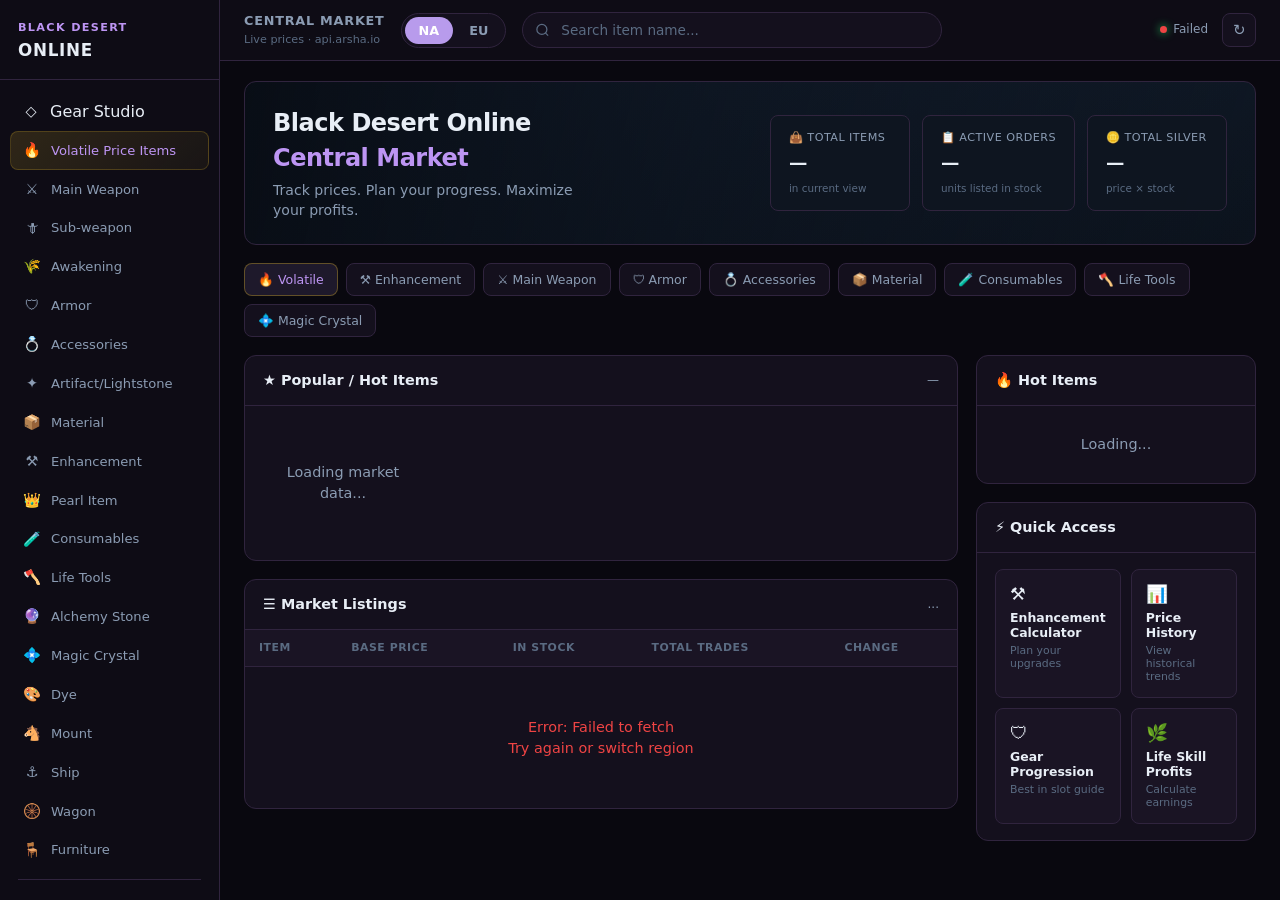
<file: versionbox/snapshots/bdo-market/2bed6f3e9e9c/index.html>
<!DOCTYPE html>
<html lang="en">
<head>
  <meta charset="UTF-8">
  <meta name="viewport" content="width=device-width, initial-scale=1.0">
  <title>Black Desert Online · Central Market</title>
  <style>
    :root {
      --bg: #070b12; --bg-sidebar: #0a1018; --bg-card: #0f1620; --bg-card-hover: #141d2a;
      --bg-elevated: #121a25; --border: #1c2836; --border-light: #2a3a4d;
      --text: #e8eef6; --text-muted: #8b9cb3; --text-dim: #5a6b82;
      --accent: #c9a227; --accent-soft: rgba(201,162,39,0.12);
      --blue: #3b82f6; --blue-soft: rgba(59,130,246,0.15);
      --green: #22c55e; --green-soft: rgba(34,197,94,0.12);
      --red: #ef4444; --red-soft: rgba(239,68,68,0.12);
      --sidebar-w: 220px; --radius: 12px; --radius-sm: 8px;
    }
    * { box-sizing: border-box; margin: 0; padding: 0; }
    body { font-family: 'Segoe UI Variable', 'Segoe UI', system-ui, sans-serif; background: var(--bg); color: var(--text); min-height: 100vh; line-height: 1.45; overflow-x: hidden; }
    .shell { display: grid; grid-template-columns: var(--sidebar-w) 1fr; min-height: 100vh; }
    .sidebar { background: var(--bg-sidebar); border-right: 1px solid var(--border); display: flex; flex-direction: column; position: sticky; top: 0; height: 100vh; overflow-y: auto; }
    .sidebar-brand { padding: 20px 18px 16px; border-bottom: 1px solid var(--border); }
    .sidebar-brand .logo { font-size: 0.7rem; font-weight: 700; letter-spacing: 0.12em; color: var(--accent); text-transform: uppercase; }
    .sidebar-brand .logo span { display: block; font-size: 1.05rem; letter-spacing: 0.04em; color: var(--text); margin-top: 2px; }
    .nav { padding: 12px 10px; flex: 1; }
    .nav-item { display: flex; align-items: center; gap: 10px; padding: 8px 12px; border-radius: var(--radius-sm); color: var(--text-muted); font-size: 0.82rem; font-weight: 500; cursor: pointer; transition: all 0.15s; border: 1px solid transparent; user-select: none; }
    .nav-item:hover { background: var(--bg-card); color: var(--text); }
    .nav-item.active { background: linear-gradient(135deg, rgba(201,162,39,0.18), rgba(201,162,39,0.06)); color: var(--accent); border-color: rgba(201,162,39,0.25); }
    .nav-item .icon { width: 18px; text-align: center; font-size: 0.9rem; }
    .nav-sep { height: 1px; background: var(--border); margin: 10px 8px; }
    .sidebar-footer { padding: 16px; border-top: 1px solid var(--border); font-size: 0.72rem; color: var(--text-dim); line-height: 1.5; }
    .sidebar-footer strong { color: var(--accent); }
    .main { display: flex; flex-direction: column; min-width: 0; }
    .topbar { display: flex; align-items: center; gap: 16px; padding: 12px 24px; background: var(--bg-sidebar); border-bottom: 1px solid var(--border); position: sticky; top: 0; z-index: 20; }
    .topbar-title { font-size: 0.8rem; font-weight: 600; letter-spacing: 0.06em; color: var(--text-muted); text-transform: uppercase; white-space: nowrap; }
    .topbar-title small { display: block; font-size: 0.7rem; font-weight: 400; letter-spacing: 0; color: var(--text-dim); text-transform: none; margin-top: 1px; }
    .region-toggle { display: flex; background: var(--bg-card); border: 1px solid var(--border); border-radius: 999px; padding: 3px; gap: 2px; }
    .region-btn { padding: 6px 14px; border-radius: 999px; font-size: 0.8rem; font-weight: 600; color: var(--text-muted); background: transparent; border: none; cursor: pointer; font-family: inherit; }
    .region-btn.active { background: var(--blue); color: white; }
    .search-bar { flex: 1; max-width: 420px; position: relative; }
    .search-bar input { width: 100%; padding: 9px 14px 9px 38px; background: var(--bg-card); border: 1px solid var(--border); border-radius: 999px; color: var(--text); font-size: 0.85rem; font-family: inherit; outline: none; }
    .search-bar input:focus { border-color: var(--blue); box-shadow: 0 0 0 3px var(--blue-soft); }
    .search-bar input::placeholder { color: var(--text-dim); }
    .search-bar svg { position: absolute; left: 13px; top: 50%; transform: translateY(-50%); color: var(--text-dim); pointer-events: none; }
    .topbar-status { margin-left: auto; display: flex; align-items: center; gap: 14px; font-size: 0.75rem; color: var(--text-muted); white-space: nowrap; }
    .status-dot { display: inline-flex; align-items: center; gap: 6px; }
    .status-dot::before { content: ''; width: 7px; height: 7px; border-radius: 50%; background: var(--green); box-shadow: 0 0 8px var(--green); animation: pulse 2s ease-in-out infinite; }
    .status-dot.loading::before { background: var(--accent); }
    .status-dot.error::before { background: var(--red); animation: none; }
    @keyframes pulse { 0%,100%{opacity:1} 50%{opacity:0.45} }
    .icon-btn { width: 34px; height: 34px; border-radius: 8px; border: 1px solid var(--border); background: var(--bg-card); color: var(--text-muted); cursor: pointer; display: flex; align-items: center; justify-content: center; font-size: 0.95rem; }
    .icon-btn:hover { background: var(--bg-card-hover); color: var(--text); }
    .timer-badge { background: var(--accent); color: #111; font-size: 0.65rem; font-weight: 700; padding: 1px 6px; border-radius: 999px; margin-left: 6px; }
    .content { padding: 20px 24px 40px; display: flex; flex-direction: column; gap: 18px; }
    .view { display: none; }
    .view.active { display: flex; flex-direction: column; gap: 18px; }
    .hero { border-radius: var(--radius); overflow: hidden; min-height: 150px; background: linear-gradient(105deg, rgba(7,11,18,0.92) 0%, rgba(7,11,18,0.55) 45%, rgba(7,11,18,0.25) 100%), linear-gradient(160deg, #1a2a40 0%, #0d1520 100%); border: 1px solid var(--border); display: flex; align-items: center; justify-content: space-between; padding: 24px 28px; gap: 24px; }
    .hero-text h1 { font-size: 1.5rem; font-weight: 700; letter-spacing: -0.02em; margin-bottom: 4px; }
    .hero-text h1 span { color: var(--accent); }
    .hero-text p { color: var(--text-muted); font-size: 0.88rem; max-width: 320px; }
    .hero-stats { display: flex; gap: 12px; flex-wrap: wrap; }
    .hero-stat { background: rgba(15,22,32,0.85); border: 1px solid var(--border); border-radius: var(--radius-sm); padding: 14px 18px; min-width: 140px; cursor: pointer; transition: border-color 0.15s, transform 0.12s; }
    .hero-stat:hover { border-color: var(--border-light); transform: translateY(-2px); }
    .hero-stat .label { font-size: 0.7rem; color: var(--text-muted); text-transform: uppercase; letter-spacing: 0.04em; margin-bottom: 4px; }
    .hero-stat .value { font-size: 1.15rem; font-weight: 700; font-variant-numeric: tabular-nums; }
    .hero-stat .hint { font-size: 0.65rem; color: var(--text-dim); margin-top: 4px; }
    .cat-row { display: flex; flex-wrap: wrap; gap: 8px; }
    .cat-btn { display: flex; align-items: center; gap: 7px; padding: 8px 13px; border-radius: var(--radius-sm); background: var(--bg-card); border: 1px solid var(--border); color: var(--text-muted); font-size: 0.78rem; font-weight: 500; font-family: inherit; cursor: pointer; transition: all 0.15s; }
    .cat-btn:hover { border-color: var(--border-light); color: var(--text); background: var(--bg-card-hover); }
    .cat-btn.active { background: var(--accent-soft); border-color: rgba(201,162,39,0.4); color: var(--accent); }
    .grid-main { display: grid; grid-template-columns: 1fr 280px; gap: 18px; align-items: start; }
    @media (max-width: 1100px) { .grid-main { grid-template-columns: 1fr; } .shell { grid-template-columns: 1fr; } .sidebar { display: none; } }
    .card { background: var(--bg-card); border: 1px solid var(--border); border-radius: var(--radius); overflow: hidden; }
    .card-head { display: flex; align-items: center; justify-content: space-between; padding: 14px 18px; border-bottom: 1px solid var(--border); }
    .card-head h2 { font-size: 0.9rem; font-weight: 600; }
    .card-head .meta { font-size: 0.75rem; color: var(--text-muted); }
    .card-body { padding: 16px 18px; }
    .left-col, .right-col { display: flex; flex-direction: column; gap: 18px; min-width: 0; }
    .popular-grid { display: grid; grid-template-columns: repeat(auto-fill, minmax(130px, 1fr)); gap: 12px; }
    .pop-item { background: var(--bg-elevated); border: 1px solid var(--border); border-radius: var(--radius-sm); padding: 14px 12px; text-align: center; transition: border-color 0.15s, transform 0.12s; cursor: pointer; }
    .pop-item:hover { border-color: var(--border-light); transform: translateY(-2px); }
    .pop-icon { width: 44px; height: 44px; margin: 0 auto 10px; border-radius: 10px; background: linear-gradient(145deg, #1a2535, #0d1520); border: 1px solid var(--border); display: flex; align-items: center; justify-content: center; font-size: 1.2rem; }
    .pop-name { font-size: 0.72rem; font-weight: 500; color: var(--text-muted); margin-bottom: 6px; white-space: nowrap; overflow: hidden; text-overflow: ellipsis; }
    .pop-price { font-size: 0.82rem; font-weight: 700; font-variant-numeric: tabular-nums; margin-bottom: 4px; }
    .pop-change { font-size: 0.7rem; font-weight: 600; }
    .up { color: var(--green); } .down { color: var(--red); } .flat { color: var(--text-dim); }
    .table-wrap { overflow-x: auto; max-height: 520px; overflow-y: auto; }
    table { width: 100%; border-collapse: collapse; font-size: 0.82rem; }
    th { text-align: left; padding: 10px 14px; font-size: 0.68rem; font-weight: 600; text-transform: uppercase; letter-spacing: 0.05em; color: var(--text-dim); background: var(--bg-elevated); border-bottom: 1px solid var(--border); white-space: nowrap; position: sticky; top: 0; z-index: 1; }
    td { padding: 10px 14px; border-bottom: 1px solid var(--border); vertical-align: middle; }
    tr:last-child td { border-bottom: none; }
    tbody tr:hover { background: var(--bg-card-hover); }
    .item-row { display: flex; align-items: center; gap: 10px; }
    .item-row .ico { width: 28px; height: 28px; border-radius: 6px; background: linear-gradient(145deg, #1a2535, #0d1520); border: 1px solid var(--border); display: flex; align-items: center; justify-content: center; font-size: 0.8rem; flex-shrink: 0; }
    .price-cell { font-weight: 600; font-variant-numeric: tabular-nums; }
    .stock-ok { color: var(--green); } .stock-low { color: var(--red); } .stock-none { color: var(--text-dim); }
    .change-pill { display: inline-block; padding: 2px 7px; border-radius: 5px; font-size: 0.72rem; font-weight: 600; font-variant-numeric: tabular-nums; }
    .change-pill.up { background: var(--green-soft); color: var(--green); }
    .change-pill.down { background: var(--red-soft); color: var(--red); }
    .change-pill.flat { background: rgba(90,107,130,0.15); color: var(--text-dim); }
    .hot-list { display: flex; flex-direction: column; gap: 2px; }
    .hot-row { display: flex; align-items: center; gap: 10px; padding: 9px 10px; border-radius: var(--radius-sm); cursor: pointer; }
    .hot-row:hover { background: var(--bg-card-hover); }
    .hot-row .ico { width: 28px; height: 28px; border-radius: 6px; background: linear-gradient(145deg, #1a2535, #0d1520); border: 1px solid var(--border); display: flex; align-items: center; justify-content: center; font-size: 0.8rem; flex-shrink: 0; }
    .hot-row .info { flex: 1; min-width: 0; }
    .hot-row .name { font-size: 0.78rem; font-weight: 500; white-space: nowrap; overflow: hidden; text-overflow: ellipsis; }
    .hot-row .meta { font-size: 0.68rem; color: var(--text-dim); font-variant-numeric: tabular-nums; }
    .hot-row .chg { font-size: 0.72rem; font-weight: 600; white-space: nowrap; }
    .qa-grid { display: grid; grid-template-columns: 1fr 1fr; gap: 10px; }
    .qa-btn { display: flex; flex-direction: column; align-items: flex-start; gap: 4px; padding: 14px; background: var(--bg-elevated); border: 1px solid var(--border); border-radius: var(--radius-sm); cursor: pointer; transition: all 0.15s; text-align: left; font-family: inherit; color: var(--text); }
    .qa-btn:hover { border-color: var(--accent); background: var(--bg-card-hover); }
    .qa-btn .qa-icon { font-size: 1.1rem; margin-bottom: 2px; }
    .qa-btn .qa-title { font-size: 0.78rem; font-weight: 600; }
    .qa-btn .qa-desc { font-size: 0.68rem; color: var(--text-dim); }
    .loading-msg, .error-msg { padding: 40px 20px; text-align: center; color: var(--text-muted); font-size: 0.9rem; }
    .error-msg { color: var(--red); }
    .flash { animation: flashBg 0.55s ease; }
    @keyframes flashBg { 0% { background: rgba(59,130,246,0.12); } 100% { background: transparent; } }

    .modal-overlay { display: none; position: fixed; inset: 0; background: rgba(0,0,0,0.65); z-index: 100; align-items: center; justify-content: center; padding: 20px; }
    .modal-overlay.open { display: flex; }
    .modal { background: var(--bg-card); border: 1px solid var(--border); border-radius: var(--radius); max-width: 580px; width: 100%; max-height: 85vh; overflow-y: auto; box-shadow: 0 20px 60px rgba(0,0,0,0.5); }
    .modal-head { display: flex; align-items: center; justify-content: space-between; padding: 16px 20px; border-bottom: 1px solid var(--border); position: sticky; top: 0; background: var(--bg-card); z-index: 1; }
    .modal-head h3 { font-size: 1rem; font-weight: 600; }
    .modal-close { background: none; border: none; color: var(--text-muted); font-size: 1.3rem; cursor: pointer; padding: 4px 8px; }
    .modal-close:hover { color: var(--text); }
    .modal-body { padding: 20px; }
    .modal-row { display: flex; align-items: center; justify-content: space-between; gap: 12px; padding: 10px 0; border-bottom: 1px solid var(--border); }
    .modal-row:last-child { border-bottom: none; }
    .modal-row input[type="number"] { width: 90px; padding: 6px 10px; background: var(--bg-elevated); border: 1px solid var(--border); border-radius: 6px; color: var(--text); font-family: inherit; font-size: 0.85rem; }
    .modal-total { margin-top: 16px; padding: 14px; background: var(--bg-elevated); border-radius: var(--radius-sm); border: 1px solid var(--border); display: flex; justify-content: space-between; align-items: center; }
    .modal-total .label { color: var(--text-muted); font-size: 0.85rem; }
    .modal-total .val { font-size: 1.2rem; font-weight: 700; color: var(--accent); font-variant-numeric: tabular-nums; }
    .modal-note { font-size: 0.75rem; color: var(--text-dim); margin-top: 12px; line-height: 1.5; }

    .craft-layout { display: grid; grid-template-columns: 1fr 1fr; gap: 18px; }
    @media (max-width: 900px) { .craft-layout { grid-template-columns: 1fr; } }
    .recipe-list { display: flex; flex-direction: column; gap: 8px; max-height: 520px; overflow-y: auto; }
    .recipe-card {
      display: flex; align-items: flex-start; gap: 12px; padding: 12px 14px;
      background: var(--bg-elevated); border: 1px solid var(--border); border-radius: var(--radius-sm);
      cursor: pointer; transition: all 0.15s; text-align: left; font-family: inherit; color: var(--text); width: 100%;
    }
    .recipe-card:hover { border-color: var(--border-light); }
    .recipe-card.selected { border-color: var(--accent); background: var(--accent-soft); }
    .recipe-card .rtype { font-size: 0.65rem; text-transform: uppercase; letter-spacing: 0.05em; color: var(--text-dim); margin-bottom: 2px; }
    .recipe-card .rname { font-size: 0.85rem; font-weight: 600; }
    .recipe-card .rmats { font-size: 0.72rem; color: var(--text-muted); margin-top: 4px; }
    .recipe-card .rsell { font-size: 0.78rem; font-weight: 600; color: var(--accent); margin-left: auto; white-space: nowrap; }
    .craft-detail h3 { font-size: 1rem; margin-bottom: 12px; }
    .craft-detail .mat-row { display: flex; justify-content: space-between; padding: 8px 0; border-bottom: 1px solid var(--border); font-size: 0.85rem; }
    .craft-amount { display: flex; align-items: center; gap: 12px; margin: 16px 0; flex-wrap: wrap; }
    .craft-amount label { font-size: 0.85rem; color: var(--text-muted); }
    .craft-amount input { width: 100px; padding: 8px 12px; background: var(--bg-elevated); border: 1px solid var(--border); border-radius: 8px; color: var(--text); font-size: 1rem; font-family: inherit; font-weight: 600; }
    .craft-summary { background: var(--bg-elevated); border: 1px solid var(--border); border-radius: var(--radius-sm); padding: 16px; margin-top: 8px; }
    .craft-summary .row { display: flex; justify-content: space-between; padding: 6px 0; font-size: 0.88rem; }
    .craft-summary .row.total { border-top: 1px solid var(--border); margin-top: 8px; padding-top: 12px; font-weight: 700; font-size: 1rem; }
    .craft-summary .profit { color: var(--green); }
    .craft-summary .loss { color: var(--red); }
    .badge-alc { background: rgba(139,92,246,0.15); color: #a78bfa; font-size: 0.65rem; padding: 2px 6px; border-radius: 4px; }
    .badge-cook { background: rgba(251,146,60,0.15); color: #fb923c; font-size: 0.65rem; padding: 2px 6px; border-radius: 4px; }
    .btn-primary {
      display: inline-flex; align-items: center; justify-content: center; gap: 8px;
      padding: 12px 20px; background: linear-gradient(135deg, #c9a227, #a8841a); color: #111;
      border: none; border-radius: 8px; font-weight: 700; font-size: 0.9rem; font-family: inherit;
      cursor: pointer; margin-top: 14px; width: 100%; transition: filter 0.15s, transform 0.1s;
    }
    .btn-primary:hover { filter: brightness(1.08); }
    .btn-primary:active { transform: scale(0.98); }
    .btn-primary:disabled { opacity: 0.5; cursor: not-allowed; filter: none; }
    .btn-danger {
      padding: 6px 12px; background: var(--red-soft); color: var(--red); border: 1px solid rgba(239,68,68,0.3);
      border-radius: 6px; font-size: 0.75rem; font-weight: 600; font-family: inherit; cursor: pointer;
    }
    .btn-danger:hover { background: rgba(239,68,68,0.25); }
    .timer-card {
      background: var(--bg-elevated); border: 1px solid var(--border); border-radius: var(--radius-sm);
      padding: 14px 16px; margin-bottom: 10px;
    }
    .timer-card.running { border-color: rgba(201,162,39,0.45); box-shadow: 0 0 0 1px rgba(201,162,39,0.15); }
    .timer-card.done { border-color: rgba(34,197,94,0.45); }
    .timer-card .tname { font-weight: 600; font-size: 0.9rem; margin-bottom: 4px; }
    .timer-card .tmeta { font-size: 0.75rem; color: var(--text-muted); margin-bottom: 10px; }
    .timer-bar { height: 8px; background: var(--border); border-radius: 999px; overflow: hidden; margin-bottom: 8px; }
    .timer-bar > div { height: 100%; background: linear-gradient(90deg, var(--accent), #e8c84a); border-radius: 999px; transition: width 0.4s linear; }
    .timer-card.done .timer-bar > div { background: var(--green); width: 100% !important; }
    .timer-countdown { font-size: 1.4rem; font-weight: 700; font-variant-numeric: tabular-nums; letter-spacing: 0.04em; }
    .timer-actions { display: flex; gap: 8px; margin-top: 10px; align-items: center; }
    .toast-wrap { position: fixed; bottom: 24px; right: 24px; z-index: 200; display: flex; flex-direction: column; gap: 10px; max-width: 340px; }
    .toast {
      background: var(--bg-card); border: 1px solid var(--border); border-left: 4px solid var(--accent);
      border-radius: 10px; padding: 14px 16px; box-shadow: 0 12px 40px rgba(0,0,0,0.45);
      animation: toastIn 0.3s ease; font-size: 0.88rem;
    }
    .toast.success { border-left-color: var(--green); }
    .toast strong { display: block; margin-bottom: 4px; }
    @keyframes toastIn { from { opacity: 0; transform: translateY(12px); } to { opacity: 1; transform: none; } }
    @keyframes toastPop {
      0% { opacity: 0; transform: translateY(24px) scale(0.9); }
      40% { opacity: 1; transform: translateY(-6px) scale(1.04); }
      70% { transform: translateY(0) scale(1); }
      100% { opacity: 1; transform: none; }
    }
    @keyframes pulseGlow {
      0%, 100% { box-shadow: 0 12px 40px rgba(0,0,0,0.45), 0 0 0 0 rgba(34,197,94,0.4); }
      50% { box-shadow: 0 12px 40px rgba(0,0,0,0.45), 0 0 0 10px rgba(34,197,94,0); }
    }
    .toast.done-pop {
      border-left-color: var(--green);
      animation: toastPop 0.55s ease, pulseGlow 1.2s ease 0.5s 3;
      cursor: pointer;
      max-width: 380px;
    }
    .toast.done-pop strong { color: var(--green); font-size: 1rem; }
    .tool-size-row { display: flex; flex-wrap: wrap; gap: 10px 16px; margin: 10px 0 4px; font-size: 0.8rem; color: var(--text-muted); }
    .tool-size-row label { display: flex; align-items: center; gap: 6px; cursor: pointer; }
    .tool-size-row input { accent-color: var(--accent); }

    .sec-hint { font-size: 0.72rem; color: var(--text-dim); margin-top: 6px; }

    .dur-grid { display: grid; grid-template-columns: 1fr 1fr; gap: 12px; margin: 12px 0; }
    .dur-field label { display: block; font-size: 0.72rem; color: var(--text-muted); margin-bottom: 4px; text-transform: uppercase; letter-spacing: 0.04em; }
    .dur-field input { width: 100%; padding: 8px 12px; background: var(--bg-elevated); border: 1px solid var(--border); border-radius: 8px; color: var(--text); font-size: 1rem; font-family: inherit; font-weight: 600; }
    .dur-field input:focus { outline: none; border-color: var(--blue); }
    .btn-secondary {
      display: inline-flex; align-items: center; justify-content: center; gap: 8px;
      padding: 10px 16px; background: var(--bg-elevated); color: var(--text);
      border: 1px solid var(--border); border-radius: 8px; font-weight: 600; font-size: 0.85rem; font-family: inherit;
      cursor: pointer; transition: border-color 0.15s, background 0.15s;
    }
    .btn-secondary:hover { border-color: var(--border-light); background: var(--bg-card-hover); }
    .btn-secondary:disabled { opacity: 0.5; cursor: not-allowed; }
    .ocr-status { font-size: 0.78rem; color: var(--text-muted); margin-top: 8px; min-height: 1.2em; }
    .ocr-status.ok { color: var(--green); }
    .ocr-status.err { color: var(--red); }
    .ocr-drop {
      border: 1px dashed var(--border-light); border-radius: var(--radius-sm);
      padding: 16px; text-align: center; color: var(--text-dim); font-size: 0.82rem;
      margin: 10px 0; cursor: pointer; transition: border-color 0.15s, background 0.15s;
    }
    .ocr-drop:hover, .ocr-drop.drag { border-color: var(--accent); background: var(--accent-soft); color: var(--text-muted); }
    .ocr-drop input { display: none; }
    .recipe-card.dur-recipe { border-color: rgba(59,130,246,0.35); }
    .recipe-card.dur-recipe.selected { border-color: var(--blue); background: var(--blue-soft); }
    .bulk-row { display: flex; gap: 10px; flex-wrap: wrap; align-items: flex-end; margin: 12px 0; }
    .bulk-row .dur-field { flex: 1; min-width: 120px; }
    .progress-wrap { margin-top: 12px; }
    .progress-bar-bg { height: 10px; background: var(--border); border-radius: 999px; overflow: hidden; }
    .progress-bar-bg > div { height: 100%; background: linear-gradient(90deg, var(--blue), #60a5fa); border-radius: 999px; transition: width 0.3s; }
    .progress-labels { display: flex; justify-content: space-between; font-size: 0.75rem; color: var(--text-muted); margin-top: 6px; }
    .timer-card .dura-live { font-size: 1.8rem; font-weight: 700; color: var(--accent); font-variant-numeric: tabular-nums; letter-spacing: 0.02em; }
    .bridge-pill { display: inline-block; font-size: 0.65rem; padding: 2px 8px; border-radius: 999px; margin-left: 8px; }
    .bridge-pill.on { background: var(--green-soft); color: var(--green); }
    .bridge-pill.off { background: rgba(90,107,130,0.2); color: var(--text-dim); }
    .badge-dur { background: rgba(59,130,246,0.15); color: #60a5fa; font-size: 0.65rem; padding: 2px 6px; border-radius: 4px; }
    .share-prep-actions { display: flex; gap: 10px; margin-top: 18px; flex-wrap: wrap; justify-content: center; }
    .share-prep-actions button { min-width: 140px; }
    .countdown-overlay {
      position: fixed; inset: 0; z-index: 300; background: rgba(0,0,0,0.75);
      display: flex; flex-direction: column; align-items: center; justify-content: center;
      color: var(--text); font-size: 1.1rem;
    }
    .countdown-overlay .count {
      font-size: 5rem; font-weight: 700; color: var(--accent); line-height: 1;
      font-variant-numeric: tabular-nums; margin: 12px 0;
    }
    .countdown-overlay .hint { color: var(--text-muted); font-size: 0.9rem; max-width: 320px; text-align: center; }


    /* Research & community intelligence lab */
    .intel-grid{display:grid;grid-template-columns:repeat(2,minmax(0,1fr));gap:16px;align-items:start}
    .intel-full{grid-column:1/-1}
    .intel-kpis{display:grid;grid-template-columns:repeat(4,minmax(0,1fr));gap:10px}
    .intel-kpi{background:var(--bg-card);border:1px solid var(--border);border-radius:10px;padding:14px}
    .intel-kpi small{display:block;color:var(--text-muted);font-size:.68rem;text-transform:uppercase;letter-spacing:.05em}
    .intel-kpi strong{display:block;font-size:1.22rem;margin-top:5px;font-variant-numeric:tabular-nums}
    .intel-kpi span{display:block;color:var(--text-dim);font-size:.68rem;margin-top:4px}
    .intel-form{display:grid;grid-template-columns:repeat(2,minmax(0,1fr));gap:10px}
    .intel-field{display:flex;flex-direction:column;gap:5px;min-width:0}
    .intel-field.full{grid-column:1/-1}
    .intel-field label{font-size:.72rem;color:var(--text-muted)}
    .intel-field input,.intel-field select,.intel-field textarea{width:100%;padding:9px 10px;border-radius:7px;border:1px solid var(--border-light);background:#0a111a;color:var(--text);font:inherit;font-size:.8rem;min-width:0}
    .intel-field textarea{min-height:70px;resize:vertical}
    .intel-actions{display:flex;gap:8px;flex-wrap:wrap;margin-top:12px}
    .intel-btn{border:1px solid var(--border-light);background:#162232;color:var(--text);padding:8px 11px;border-radius:7px;font:600 .76rem Inter,system-ui,sans-serif;cursor:pointer}
    .intel-btn.primary{background:var(--accent);border-color:var(--accent);color:#15120a}
    .intel-btn.danger{border-color:#65323a;color:#ff9ca5;background:#26151a}
    .intel-note{font-size:.72rem;line-height:1.55;color:var(--text-muted);padding:10px 12px;border:1px dashed var(--border-light);border-radius:8px;background:rgba(255,255,255,.015)}
    .intel-table-wrap{overflow:auto;max-height:340px}
    .intel-table{width:100%;border-collapse:collapse;white-space:nowrap}
    .intel-table th,.intel-table td{padding:9px 10px;text-align:left;border-bottom:1px solid var(--border);font-size:.72rem}
    .intel-table th{position:sticky;top:0;background:#101925;color:var(--text-muted);font-size:.64rem;text-transform:uppercase;z-index:1}
    .intel-empty{color:var(--text-dim);font-size:.78rem;padding:18px;text-align:center}
    .intel-pill{display:inline-block;padding:3px 7px;border-radius:99px;background:var(--blue-soft);color:#91bdff;font-size:.65rem}
    .intel-pill.good{background:var(--green-soft);color:#7de7a1}.intel-pill.warn{background:var(--accent-soft);color:#e6ca65}
    .intel-meter{height:7px;background:#1a2634;border-radius:99px;overflow:hidden;margin-top:8px}.intel-meter span{display:block;height:100%;background:linear-gradient(90deg,#2c83e8,#43d7a4)}
    .intel-tabs{display:flex;gap:7px;flex-wrap:wrap}.intel-tabs button{padding:7px 10px;border-radius:7px;border:1px solid var(--border);background:var(--bg-card);color:var(--text-muted);cursor:pointer;font-size:.73rem}.intel-tabs button.active{color:var(--accent);border-color:rgba(201,162,39,.45);background:var(--accent-soft)}
    @media(max-width:900px){.intel-grid{grid-template-columns:1fr}.intel-kpis{grid-template-columns:repeat(2,minmax(0,1fr))}}
    @media(max-width:540px){.intel-form{grid-template-columns:1fr}.intel-field.full{grid-column:auto}.intel-kpis{grid-template-columns:repeat(2,minmax(0,1fr))}}


    /* Vision: a compact, accessible live session surface. */
    #viewCraft .hero-text p{max-width:650px}
    .vision-summary{background:linear-gradient(125deg,#171020,#0e111a);border-color:#342840}
    .vision-summary .card-head{gap:16px;align-items:flex-start}
    .vision-summary .card-head h2{flex:0 0 auto}
    .vision-summary .card-head .meta{white-space:normal;text-align:right;max-width:65%;line-height:1.5}
    .vision-summary-grid{display:grid;grid-template-columns:1.2fr 1fr;gap:24px;align-items:center;margin:0 0 12px}
    .vision-eyebrow{font-size:.64rem;font-weight:700;letter-spacing:.12em;color:#b8a1cf}
    #visionLootSilver{font-size:clamp(1.2rem,2.8vw,1.8rem);font-weight:750;color:#e3c8ff;line-height:1.35;margin-top:8px;font-variant-numeric:tabular-nums}
    #visionLootCounts{color:#c4bdd2;font-size:.83rem;line-height:1.8}
    #visionLootCoverage{font-size:.75rem;line-height:1.6;color:#bfafcf}
    .vision-records{margin-top:12px;border-top:1px solid #302536;padding-top:10px}
    .vision-records summary,.vision-formula summary{cursor:pointer;color:#cdaeff;font-size:.76rem;padding:7px 0;font-weight:600}
    .vision-records-scroll{max-height:260px;overflow:auto;margin-top:10px}
    .vision-records th{position:sticky;top:0;background:#17131f;z-index:1}
    .vision-records .cat-btn{padding:6px 8px;text-align:left;white-space:normal}
    .vision-footnote{font-size:.7rem;color:#a99ab8;line-height:1.6;margin-top:12px}
    #activeTimersBody{display:grid;grid-template-columns:repeat(auto-fit,minmax(min(100%,450px),1fr));gap:16px}
    #activeTimersBody .timer-card{margin:0;padding:20px;border-radius:14px;background:linear-gradient(140deg,#181222,#10121b);border:1px solid #3b2c4b;min-width:0}
    #activeTimersBody .tname{color:#f0e5ff;font-size:1rem;line-height:1.4}
    #activeTimersBody .tmeta{line-height:1.7;color:#b9acc6;font-size:.75rem}
    #activeTimersBody .timer-bar>div{background:linear-gradient(90deg,#7044c5,#bd92ff)}
    .vision-earnings{border-top:1px solid #392c47;padding-top:16px;margin-top:16px}
    .vision-earnings.optional{color:#bcabc9;font-size:.78rem}.vision-earnings.optional p{font-size:.72rem;line-height:1.6;margin-top:7px}
    .vision-earnings-head{display:flex;gap:10px;justify-content:space-between;align-items:flex-start;color:#a396b5;font-size:.66rem;line-height:1.5}
    .vision-state{border-radius:6px;padding:4px 7px;max-width:80%;background:#2a2233;color:#dac4f0}
    .vision-state.observing{background:#143428;color:#9de5bc}.vision-state.paused{background:#372c21;color:#eecb94}
    .vision-metrics{display:grid;grid-template-columns:1fr 1fr;gap:16px;margin-top:15px}
    .vision-metrics>div{min-width:0}.vision-metrics span{font-size:.6rem;letter-spacing:.08em;color:#b6a4c7;display:block}
    .vision-metrics strong{font-size:clamp(1.1rem,2.2vw,1.6rem);line-height:1.4;display:block;color:#ecd9ff;margin:6px 0 2px;word-break:break-word;font-variant-numeric:tabular-nums}
    .vision-metrics small{font-size:.65rem;color:#b5aac2;line-height:1.6;display:block}
    .vision-coverage{height:4px;background:#302637;border-radius:4px;overflow:hidden;margin-top:15px}.vision-coverage span{display:block;height:100%;background:#aa83e6}
    .vision-earnings-note{font-size:.68rem;line-height:1.7;color:#b6aac2;margin-top:8px}
    .vision-formula{margin-top:8px}.vision-formula p{font-size:.7rem;line-height:1.7;color:#baafc8;margin-top:8px}
    #viewCraft button:focus-visible,.vision-formula summary:focus-visible,.vision-records summary:focus-visible{outline:2px solid #c59aff;outline-offset:3px}
    @media(max-width:600px){.vision-summary-grid{grid-template-columns:1fr;gap:12px}.vision-summary .card-head{display:block}.vision-summary .card-head .meta{display:block;text-align:left;max-width:none;margin-top:8px}.vision-metrics{grid-template-columns:1fr;gap:12px}#activeTimersBody .timer-card{padding:15px}.vision-summary .card-body{padding:16px}.vision-records table{min-width:640px}}
    @media(prefers-reduced-motion:reduce){.status-dot::before{animation:none}*{scroll-behavior:auto!important}}


    .vision-grind-hero{background:radial-gradient(ellipse at 90% 20%,#35204e 0%,transparent 60%),#100d18;border-color:#38284a;min-height:160px}
    .vision-grind-hero .hero-text p{max-width:750px;margin-top:8px}.vision-grind-hero h1{margin-top:12px}
    .vision-grind-hero h1 span{color:#d3b1ff}
    .vision-grind-fields{display:grid;grid-template-columns:1.2fr 1.2fr 90px;gap:16px}
    .vision-grind-fields label{font-size:.73rem;color:#c4b6d3;font-weight:600}
    .vision-grind-fields input{display:block;width:100%;background:#17121f;border:1px solid #3e3050;padding:11px 12px;color:#f1e5ff;border-radius:8px;font:inherit;margin-top:7px;outline:none}
    .vision-grind-fields input:focus{border-color:#be8dff;box-shadow:0 0 0 3px #a06ae020}
    .vision-grind-actions{display:flex;gap:12px;flex-wrap:wrap;margin-top:18px}.vision-grind-actions .btn-primary{background:#8455cf;color:#fff;border:1px solid #a477e4;border-radius:8px;padding:10px 20px;font-family:inherit;font-weight:600;font-size:.8rem;cursor:pointer}
    .vision-grind-actions button:disabled{opacity:.5;cursor:default}
    .vision-grind-metrics{display:grid;grid-template-columns:repeat(4,minmax(0,1fr));gap:14px}.vision-grind-metrics .card{padding:20px;background:linear-gradient(135deg,#1a1325,#10121b);border-color:#3a2b49}
    .vision-grind-metrics span{font-size:.62rem;letter-spacing:.08em;color:#baa7cc;display:block}.vision-grind-metrics strong{font-size:clamp(1.15rem,2.6vw,1.8rem);color:#e6caff;display:block;line-height:1.4;margin:10px 0 6px;font-variant-numeric:tabular-nums;word-break:break-word}.vision-grind-metrics small{font-size:.67rem;color:#b4a6c2;line-height:1.6;display:block}
    .vision-pursuit{border-color:#4d365f;background:linear-gradient(100deg,#1d1428,#11131c)}.vision-goal-track{height:7px;border-radius:7px;overflow:hidden;background:#33253f;margin:16px 0}.vision-goal-track span{height:100%;display:block;background:linear-gradient(90deg,#8155c8,#d2a8ff);max-width:100%}
    .vision-grind-columns{display:grid;grid-template-columns:1.1fr 1fr;gap:16px}.vision-pulse{height:110px;display:flex;gap:4px;align-items:flex-end;border-bottom:1px solid #473253;padding-top:20px}.vision-pulse span{flex:1;border-radius:3px 3px 0 0;background:linear-gradient(0deg,#6c3caf,#bd8eea);min-width:2px}
    #visionGrindFeed{max-height:245px;overflow:auto}.vision-drop{display:grid;grid-template-columns:1fr auto;gap:6px 14px;padding:10px 0;border-bottom:1px solid var(--border);font-size:.78rem}.vision-drop strong{color:#dbc0ff}.vision-drop small{grid-column:1/-1;font-size:.65rem;color:#9f91b2}
    .vision-history-scroll{overflow:auto;max-height:360px}.vision-history-scroll table{min-width:760px}.vision-grind-formula{padding:17px 22px;color:#b7a9c6}.vision-grind-formula summary{cursor:pointer;color:#d5b4ff;font-size:.8rem}.vision-grind-formula p{font-size:.75rem;line-height:1.8;margin-top:12px}
    @media(max-width:1000px){.vision-grind-metrics{grid-template-columns:repeat(2,minmax(0,1fr))}.vision-grind-columns{grid-template-columns:1fr}}
    @media(max-width:600px){.vision-grind-fields{grid-template-columns:1fr}.vision-grind-metrics{gap:10px}.vision-grind-metrics .card{padding:14px}.vision-grind-hero{padding:20px}}

  .vision-recap-dialog{margin:auto;width:min(1000px,94vw);max-height:94vh;overflow:auto;background:#12101b;color:#ecdfff;border:1px solid #61447d;border-radius:16px;padding:20px}.vision-recap-dialog::backdrop{background:#04030adb;backdrop-filter:blur(5px)}.vision-recap-dialog h2{font-size:1rem;margin:0 0 14px}.vision-recap-dialog img{display:block;width:auto;height:auto;max-width:100%;max-height:65vh;margin:auto;object-fit:contain;border-radius:10px}
  #visionCraftingLoot[hidden]{display:none!important}
.studio-eyebrow{font-size:.68rem;letter-spacing:.12em;color:#c6a2ff;font-weight:700;margin:8px 0}.studio-muted{font-size:.77rem;line-height:1.65;color:#b2a5bf;margin:10px 0}.studio-fields{display:grid;grid-template-columns:repeat(2,minmax(0,1fr));gap:14px;margin:18px 0}.studio-field{display:grid;gap:7px;color:#c4b4d5;font-size:.75rem}.studio-field input,.studio-materials input[type=number]{width:100%;min-width:0;padding:10px;border:1px solid #49355d;border-radius:8px;background:#15101e;color:#f3eafa;font:inherit}.studio-check{display:flex;align-items:center;gap:9px;font-size:.82rem;line-height:1.5}.studio-check input{accent-color:#b488f4}.studio-kpis{display:grid;grid-template-columns:repeat(2,minmax(0,1fr));gap:12px;margin:20px 0}.studio-kpis>div{background:linear-gradient(140deg,#251a34,#15121e);border:1px solid #443154;border-radius:12px;padding:16px;min-width:0}.studio-kpis small,.studio-kpis span{display:block;color:#bbaccb;font-size:.67rem;line-height:1.5}.studio-kpis strong{display:block;font-size:clamp(1.1rem,2vw,1.65rem);font-variant-numeric:tabular-nums;color:#f4e9ff;margin:7px 0;overflow-wrap:anywhere}.studio-waterfall{display:grid;gap:9px;margin:18px 0}.studio-waterfall>div{display:grid;grid-template-columns:95px 1fr 100px;align-items:center;gap:10px;font-size:.75rem}.studio-waterfall i{display:block;height:9px;border-radius:3px}.studio-waterfall b{text-align:right;font-variant-numeric:tabular-nums}.studio-table-wrap{overflow:auto}.studio-materials table{width:100%;font-size:.76rem;border-collapse:collapse;margin:12px 0}.studio-materials th,.studio-materials td{padding:10px 7px;text-align:left;border-bottom:1px solid #35253f}.studio-materials input[type=number]{max-width:100px}.studio-materials th{font-size:.65rem;color:#c7b4d9}.studio-actions{display:flex;gap:10px;flex-wrap:wrap;margin-top:20px}.studio-actions button{flex:1;min-width:135px;margin:0}.studio-warning{padding:12px;border:1px solid #7d6343;border-radius:8px;color:#ebcd92;font-size:.78rem}.studio-good{color:#95dcbd;font-size:.76rem}.studio-live{border-top:1px solid #443154;padding-top:16px;margin-top:16px}.studio-chart{width:100%;height:100px;display:block;margin:12px 0}.studio-milestone{display:grid;gap:8px;font-size:.76rem;color:#c8b4db}.studio-milestone span{font-variant-numeric:tabular-nums}.studio-milestone progress{width:100%;height:8px;accent-color:#b893f2}.studio-forecast{display:grid;gap:6px;background:#21192d;border:1px dashed #a078ca;padding:12px;border-radius:9px;font-size:.78rem}.studio-forecast small{line-height:1.6;color:#c7b5d9}.studio-queue-row,.studio-contribution{display:flex;gap:12px;align-items:center;justify-content:space-between;border-bottom:1px solid #392946;padding:12px 0;font-size:.77rem}.studio-queue-row small{display:block;color:#baa8ce;margin-top:5px}.studio-queue-row button{width:auto;margin:0}.studio-contribution span{overflow-wrap:anywhere}.studio-live details,.studio-materials, #craftDetail>details{font-size:.77rem;line-height:1.7;margin:14px 0}#craftDetail input:focus-visible,#craftDetail button:focus-visible{outline:2px solid #d7b6ff;outline-offset:3px}@media(max-width:520px){.studio-fields,.studio-kpis{grid-template-columns:1fr}.studio-queue-row{flex-wrap:wrap}.studio-waterfall>div{grid-template-columns:75px 1fr 80px}}@media(prefers-reduced-motion:reduce){.timer-bar>div{transition:none!important}}

:root{--bg:#09080f;--bg-sidebar:#0e0c15;--bg-card:#14101d;--bg-card-hover:#1d1728;--bg-elevated:#1a1424;--border:#30243e;--border-light:#49365c;--accent:#bd95f3;--accent-soft:rgba(189,149,243,.12);--blue:#b89bec;--blue-soft:rgba(184,155,236,.12)}

.studio-actions .btn-primary{background:linear-gradient(110deg,#9761df,#c69af6);color:#170d21;box-shadow:0 4px 16px #07040a66}.studio-actions .btn-primary:hover{background:linear-gradient(110deg,#ad7aeb,#d3b2ff)}.craft-layout{align-items:start;grid-template-columns:minmax(240px,.7fr) minmax(0,1.3fr)}@media(max-width:900px){.craft-layout{grid-template-columns:1fr}}.timer-card,.studio-live{scroll-margin-top:105px}

</style>

</head>
<body>
  <div class="shell">
    <aside class="sidebar">
      <div class="sidebar-brand"><div class="logo">Black Desert<span>ONLINE</span></div></div>
      <nav class="nav" id="sidebarNav">
        <div class="nav-item active" data-view="market" data-cat="hot"><span class="icon">🔥</span> Volatile Price Items</div>
        <div class="nav-item" data-view="market" data-cat="1"><span class="icon">⚔</span> Main Weapon</div>
        <div class="nav-item" data-view="market" data-cat="5"><span class="icon">🗡</span> Sub-weapon</div>
        <div class="nav-item" data-view="market" data-cat="10"><span class="icon">🌾</span> Awakening</div>
        <div class="nav-item" data-view="market" data-cat="15"><span class="icon">🛡</span> Armor</div>
        <div class="nav-item" data-view="market" data-cat="20"><span class="icon">💍</span> Accessories</div>
        <div class="nav-item" data-view="market" data-cat="85"><span class="icon">✦</span> Artifact/Lightstone</div>
        <div class="nav-item" data-view="market" data-cat="25"><span class="icon">📦</span> Material</div>
        <div class="nav-item" data-view="market" data-cat="30"><span class="icon">⚒</span> Enhancement</div>
        <div class="nav-item" data-view="market" data-cat="55"><span class="icon">👑</span> Pearl Item</div>
        <div class="nav-item" data-view="market" data-cat="35"><span class="icon">🧪</span> Consumables</div>
        <div class="nav-item" data-view="market" data-cat="40"><span class="icon">🪓</span> Life Tools</div>
        <div class="nav-item" data-view="market" data-cat="45"><span class="icon">🔮</span> Alchemy Stone</div>
        <div class="nav-item" data-view="market" data-cat="50"><span class="icon">💠</span> Magic Crystal</div>
        <div class="nav-item" data-view="market" data-cat="60"><span class="icon">🎨</span> Dye</div>
        <div class="nav-item" data-view="market" data-cat="65"><span class="icon">🐴</span> Mount</div>
        <div class="nav-item" data-view="market" data-cat="70"><span class="icon">⚓</span> Ship</div>
        <div class="nav-item" data-view="market" data-cat="75"><span class="icon">🛞</span> Wagon</div>
        <div class="nav-item" data-view="market" data-cat="80"><span class="icon">🪑</span> Furniture</div>
        <div class="nav-sep"></div>
        <div class="nav-item" data-view="craft" id="navCraft">
          <span class="icon">🍳</span> Crafting Planner
          <span class="timer-badge" id="navTimerBadge" style="display:none">0</span>
        </div>
        <div class="nav-item" data-view="grind" id="navGrind"><span class="icon">◈</span> Vision Grind Tracker</div>
        <div class="nav-item" data-view="intel" id="navIntel"><span class="icon">🧠</span> Market Intelligence Lab</div>
      </nav>
      <div class="sidebar-footer"><strong>Find the best deals,</strong><br>build your empire.</div>
    </aside>

    <div class="main">
      <header class="topbar">
        <div class="topbar-title">Central Market<small>Live prices · api.arsha.io</small></div>
        <div class="region-toggle">
          <button class="region-btn active" data-region="na">NA</button>
          <button class="region-btn" data-region="eu">EU</button>
        </div>
        <div class="search-bar" id="searchWrap">
          <svg width="15" height="15" fill="none" stroke="currentColor" stroke-width="2" viewBox="0 0 24 24"><circle cx="11" cy="11" r="8"/><path d="M21 21l-4.35-4.35"/></svg>
          <input type="search" id="search" placeholder="Search item name..." autocomplete="off">
        </div>
        <div class="topbar-status">
          <span class="status-dot" id="statusDot">Loading...</span>
          <button class="icon-btn" title="Refresh" id="refreshBtn">↻</button>
        </div>
      </header>

      <div class="content">
        <div class="view active" id="viewMarket">
          <section class="hero">
            <div class="hero-text">
              <h1>Black Desert Online<br><span>Central Market</span></h1>
              <p>Track prices. Plan your progress. Maximize your profits.</p>
            </div>
            <div class="hero-stats">
              <div class="hero-stat" id="statItemsCard" title="Refresh data">
                <div class="label">👜 Total Items</div>
                <div class="value" id="statItems">—</div>
                <div class="hint">in current view</div>
              </div>
              <div class="hero-stat" id="statOrdersCard" title="Toggle sort by stock">
                <div class="label">📋 Active Orders</div>
                <div class="value" id="statOrders">—</div>
                <div class="hint">units listed in stock</div>
              </div>
              <div class="hero-stat" id="statSilverCard" title="Market value breakdown">
                <div class="label">🪙 Total Silver</div>
                <div class="value" id="statSilver">—</div>
                <div class="hint">price × stock</div>
              </div>
            </div>
          </section>
          <div class="cat-row" id="catRow">
            <button class="cat-btn active" data-cat="hot">🔥 Volatile</button>
            <button class="cat-btn" data-cat="30">⚒ Enhancement</button>
            <button class="cat-btn" data-cat="1">⚔ Main Weapon</button>
            <button class="cat-btn" data-cat="15">🛡 Armor</button>
            <button class="cat-btn" data-cat="20">💍 Accessories</button>
            <button class="cat-btn" data-cat="25">📦 Material</button>
            <button class="cat-btn" data-cat="35">🧪 Consumables</button>
            <button class="cat-btn" data-cat="40">🪓 Life Tools</button>
            <button class="cat-btn" data-cat="50">💠 Magic Crystal</button>
          </div>
          <div class="grid-main">
            <div class="left-col">
              <section class="card">
                <div class="card-head"><h2>★ Popular / Hot Items</h2><span class="meta" id="popularMeta">—</span></div>
                <div class="card-body"><div class="popular-grid" id="popularGrid"><div class="loading-msg">Loading market data...</div></div></div>
              </section>
              <section class="card" id="listingsCard">
                <div class="card-head"><h2 id="listingsTitle">☰ Market Listings</h2><span class="meta" id="listingsMeta">—</span></div>
                <div class="table-wrap">
                  <table>
                    <thead><tr><th>Item</th><th>Base Price</th><th>In Stock</th><th>Total Trades</th><th>Change</th></tr></thead>
                    <tbody id="listingsBody"><tr><td colspan="5"><div class="loading-msg">Loading...</div></td></tr></tbody>
                  </table>
                </div>
              </section>
            </div>
            <div class="right-col">
              <section class="card">
                <div class="card-head"><h2>🔥 Hot Items</h2></div>
                <div class="card-body" style="padding:8px 10px;"><div class="hot-list" id="hotList"><div class="loading-msg" style="padding:20px">Loading...</div></div></div>
              </section>
              <section class="card">
                <div class="card-head"><h2>⚡ Quick Access</h2></div>
                <div class="card-body">
                  <div class="qa-grid">
                    <button class="qa-btn" id="qaEnhance"><span class="qa-icon">⚒</span><span class="qa-title">Enhancement Calculator</span><span class="qa-desc">Plan your upgrades</span></button>
                    <button class="qa-btn" id="qaHistory"><span class="qa-icon">📊</span><span class="qa-title">Price History</span><span class="qa-desc">View historical trends</span></button>
                    <button class="qa-btn" id="qaGear"><span class="qa-icon">🛡</span><span class="qa-title">Gear Progression</span><span class="qa-desc">Best in slot guide</span></button>
                    <button class="qa-btn" id="qaLife"><span class="qa-icon">🌿</span><span class="qa-title">Life Skill Profits</span><span class="qa-desc">Calculate earnings</span></button>
                  </div>
                </div>
              </section>
            </div>
          </div>
        </div>

        <div class="view" id="viewCraft">
          <section class="hero" style="min-height:auto;padding:20px 28px;">
            <div class="hero-text">
              <h1>Crafting <span>Planner</span></h1>
              <p>Select a recipe or <strong>Durability Timer</strong>. Plan bulk crafts (1M batches), track costs &amp; progress. <span class="bridge-pill off" id="bridgePill">App offline</span></p>
            </div>
          </section>
          <section class="card">
            <div class="card-head">
              <h2>⏱ Active Timers</h2>
              <span class="meta" id="activeTimerMeta">None running</span>
            </div>
            <div class="card-body" id="activeTimersBody">
              <p style="color:var(--text-dim);font-size:0.85rem;">No active crafts. Start one from the plan panel.</p>
            </div>
          </section>
          <section class="card vision-summary" id="visionCraftingLoot" hidden>
            <div class="card-head"><h2>Saved loot from Vision</h2><span class="meta" id="visionLootState">Optional sharing</span></div>
            <div class="card-body"><div class="vision-summary-grid"><div><span class="vision-eyebrow">ALL RECORDED ITEM VALUE</span><h3 id="visionLootSilver"></h3></div><p id="visionLootCounts"></p></div>
            <p class="meta" id="visionLootCoverage"></p><details class="vision-records"><summary>Inspect recorded items & market matches</summary><div class="vision-records-scroll"><table><thead><tr><th>Recorded item</th><th>Quantity</th><th>Unit silver</th><th>Total silver</th><th>Group</th></tr></thead><tbody id="visionLootItems"></tbody></table></div></details>
            <p class="vision-footnote">Your saved history stays here across days. Active timers measure only new drops after they attach. Recorded totals never include inferred loot. Optional crafting forecasts appear separately on active recipe timers.</p></div>
          </section>
          <div class="craft-layout">
            <section class="card">
              <div class="card-head"><h2>Recipes</h2><span class="meta" id="recipeCountMeta">Full recipe book</span></div>
              <div class="card-body"><div class="recipe-list" id="recipeList"></div></div>
            </section>
            <section class="card">
              <div class="card-head"><h2>Plan &amp; Timer</h2></div>
              <div class="card-body">
                <div class="craft-detail" id="craftDetail">
                  <p style="color:var(--text-muted);font-size:0.9rem;">Select a recipe on the left to start planning.</p>
                </div>
              </div>
            </section>
          </div>

          <section class="card">
            <div class="card-head"><h2>📜 Recent Completions</h2></div>
            <div class="card-body" id="historyBody">
              <p style="color:var(--text-dim);font-size:0.85rem;">Completed crafts will appear here.</p>
            </div>
          </section>
        </div>

        <div class="view" id="viewGrind">
          <section class="hero vision-grind-hero"><div class="hero-text"><span class="vision-eyebrow">VISION · PERSONAL GRIND INTELLIGENCE</span><h1>Your run. <span>Your results.</span></h1><p>Automatic loot, measured observation time, and a pursuit worth coming back for.</p><p id="visionGrindConnection">Connect your local Vision tracker to begin.</p></div></section>
          <section class="card vision-grind-controls"><div class="card-body"><div class="vision-grind-fields">
            <label>Spot / route<input id="visionGrindSpot" list="visionGrindSpots" maxlength="100" placeholder="Name your grind spot"><datalist id="visionGrindSpots"></datalist></label>
            <label>Treasure pursuit · optional<input id="visionGrindTarget" maxlength="100" placeholder="An exact item name"></label>
            <label>Goal<input id="visionGrindGoal" type="number" min="1" max="1000000" value="1"></label></div>
            <div class="vision-grind-actions"><button class="btn-primary" data-grind-command="start">Start grind</button><button class="cat-btn" data-grind-command="pause">Pause / resume</button><button class="cat-btn" data-grind-command="finish">Finish & save</button><button class="cat-btn" onclick="visionGrindSaveRecap()">Save recap PNG</button><button class="cat-btn" onclick="visionGrindExportCSV()">Export CSV</button></div><p id="visionGrindCommandState" class="vision-footnote">Session controls are shared with the native app. Starting a new run preserves the previous run.</p></div></section>
          <p id="visionGrindState" class="vision-state paused">Waiting for your local tracker.</p>
          <div class="vision-grind-metrics"><div class="card"><span>RECORDED VALUE</span><strong id="visionGrindValue">—</strong><small id="visionGrindPartial">Captured quantity × market price</small></div><div class="card"><span>SILVER / OBSERVED HOUR</span><strong id="visionGrindRate">—</strong><small>After 60 observed seconds</small></div><div class="card"><span>OBSERVED TIME</span><strong id="visionGrindTime">00:00:00</strong><small id="visionGrindGaps">Capture gaps are excluded</small></div><div class="card"><span>CAPTURED UNITS</span><strong id="visionGrindDrops">0</strong><small id="visionGrindRare">Rare-notice units appear here</small></div></div>
          <section class="card vision-pursuit"><div class="card-head"><h2>Treasure pursuit</h2><span class="meta">Observed progress, without probability guesses</span></div><div class="card-body"><p id="visionGrindPursuit">Choose a target for your next run.</p><div class="vision-goal-track"><span id="visionGrindGoalBar"></span></div><p id="visionGrindBenchmark" class="vision-footnote">Your spot signature grows with your own completed sessions.</p></div></section>
          <div class="vision-grind-columns"><section class="card"><div class="card-head"><h2>Loot pulse</h2><span class="meta">Captured units through the run</span></div><div class="card-body"><div id="visionGrindPulse" class="vision-pulse" role="img" aria-label="Captured loot across this session"></div><p class="vision-footnote">Gaps are left empty. No missing drops are filled in.</p></div></section><section class="card"><div class="card-head"><h2>Latest captured drops</h2></div><div class="card-body" id="visionGrindFeed">Your live drops appear here.</div></section></div>
          <section class="card"><div class="card-head"><h2>Run history</h2><span class="meta">Select a run for its recap</span></div><div class="card-body vision-history-scroll"><table><thead><tr><th>Spot / session</th><th>Started</th><th>Observed</th><th>Value</th><th>Silver / h</th><th>Coverage</th><th>State</th></tr></thead><tbody id="visionGrindHistory"></tbody></table></div></section>
          <details class="card vision-grind-formula"><summary>What counts—and how the numbers work</summary><p>Recorded value = Σ (captured quantity × market or verified NPC unit value). Silver/hour = recorded value ÷ observed seconds × 3,600.</p><p>Blocked, minimized, stale, unreadable and manually paused time is excluded. Readable periods with no drops still count. Unknown prices are excluded from a labeled partial total. Unlisted items use a published NPC sell value only when the item ID and name match; otherwise they stay unpriced. Material costs and fees are not deducted.</p></details>
        </div>

        <div class="view" id="viewIntel">
          <section class="hero" style="min-height:auto;padding:20px 24px;">
            <div class="hero-text"><h1>Market <span>Intelligence Lab</span></h1><p>Turn your market browsing and crafting sessions into reusable data, better plans, and community benchmarks.</p></div>
            <div class="intel-actions" style="margin:0"><button class="intel-btn" id="intelExport">Export all data</button><button class="intel-btn" id="intelImportBtn">Import backup</button><input type="file" id="intelImportFile" accept="application/json,.json" hidden></div>
          </section>
          <div class="intel-kpis" id="intelKpis"></div>
          <div class="intel-tabs" id="intelTabs"><button class="active" data-intel-tab="planner">Profit & Shopping</button><button data-intel-tab="sessions">Production Telemetry</button><button data-intel-tab="enhance">Enhancement Journal</button><button data-intel-tab="alerts">Price Alerts</button><button data-intel-tab="journal">Market Journal</button><button data-intel-tab="data">Community Data</button></div>
          <section class="intel-panel" data-intel-panel="planner">
            <div class="intel-grid">
              <section class="card"><div class="card-head"><h2>Recipe Profit Simulator</h2><span class="meta">Uses current market data when available</span></div><div class="card-body">
                <div class="intel-form"><div class="intel-field full"><label>Recipe</label><select id="intelRecipe"></select></div><div class="intel-field"><label>Craft batches</label><input id="intelBatches" type="number" min="1" max="100000000" value="1000"></div><div class="intel-field"><label>Sell-through estimate (%)</label><input id="intelSellThrough" type="number" min="0" max="100" value="100"></div><div class="intel-field"><label>Market tax / effective take (%)</label><input id="intelTax" type="number" min="0" max="100" value="15.5"></div><div class="intel-field"><label>Extra cost per batch (silver)</label><input id="intelExtraCost" type="number" min="0" value="0"></div><div class="intel-field"><label>Finished item market price / batch</label><input id="intelSalePrice" type="number" min="0" value="0"></div></div>
                <div id="intelProfitResult" style="margin-top:14px"></div><div class="intel-actions"><button class="intel-btn primary" id="intelBuildShopping">Add recipe materials</button><button class="intel-btn" id="intelClearShopping">Clear shopping list</button><button class="intel-btn" id="intelSavePlan">Save plan snapshot</button></div>
              </div></section>
              <section class="card"><div class="card-head"><h2>Consolidated Shopping List</h2><span class="meta" id="intelShoppingMeta">Build from recipe plan</span></div><div class="card-body" id="intelShopping"><div class="intel-empty">Choose a recipe and batch size, then build a shopping list. Inventory amounts can be subtracted before export.</div></div></section>
              <section class="card intel-full"><div class="card-head"><h2>Saved Plan Snapshots</h2><span class="meta">Historical estimates retain their own prices</span></div><div class="card-body" id="intelPlans"></div></section>
            </div>
          </section>
          <section class="intel-panel" data-intel-panel="sessions" hidden>
            <div class="intel-grid">
              <section class="card"><div class="card-head"><h2>Record a Production Session</h2><span class="meta">Local-first; opt-in export</span></div><div class="card-body">
                <form id="intelSessionForm"><div class="intel-form"><div class="intel-field full"><label>Recipe / activity</label><select id="sessionRecipe"></select></div><div class="intel-field"><label>Crafts / batches completed</label><input id="sessionCrafts" type="number" min="1" value="1000" required></div><div class="intel-field"><label>Elapsed minutes</label><input id="sessionMinutes" type="number" min="0.1" step="0.1" value="60" required></div><div class="intel-field"><label>Durability before</label><input id="sessionDurBefore" type="number" min="0" placeholder="e.g. 3000"></div><div class="intel-field"><label>Durability after</label><input id="sessionDurAfter" type="number" min="0" placeholder="e.g. 2475"></div><div class="intel-field full"><div class="intel-actions" style="margin-top:0"><button class="intel-btn" type="button" id="sessionDurBeforeNow">Use current OCR reading as BEFORE</button><button class="intel-btn" type="button" id="sessionDurAfterNow">Use current OCR reading as AFTER</button></div><span class="meta">Uses the current reading from the existing Durability Timer, including readings received from the side-app bridge.</span></div><div class="intel-field"><label>Mastery</label><input id="sessionMastery" type="number" min="0" placeholder="optional"></div><div class="intel-field"><label>Output quantity</label><input id="sessionOutput" type="number" min="0" placeholder="optional"></div><div class="intel-field full"><label>Notes / setup (buffs, tool, conditions)</label><textarea id="sessionNotes" placeholder="Tool, buffs, cooking/alchemy setup, anything that affects comparability..."></textarea></div></div><div class="intel-actions"><button class="intel-btn primary" type="submit">Save session</button><label style="font-size:.75rem;color:var(--text-muted);display:flex;align-items:center;gap:7px"><input id="sessionContribute" type="checkbox"> Mark for community export</label></div></form>
              </div></section>
              <section class="card"><div class="card-head"><h2>Observed Production Benchmarks</h2><span class="meta">Derived from your saved sessions</span></div><div class="card-body" id="intelBenchmarks"></div></section>
              <section class="card intel-full"><div class="card-head"><h2>Production Session History</h2><span class="meta" id="intelSessionMeta"></span></div><div class="card-body" id="intelSessionHistory"></div></section>
            </div>
          </section>
          <section class="intel-panel" data-intel-panel="enhance" hidden>
            <div class="intel-grid">
              <section class="card"><div class="card-head"><h2>Enhancement Outcome Log</h2><span class="meta">Record attempts, not just successes</span></div><div class="card-body"><form id="intelEnhanceForm"><div class="intel-form"><div class="intel-field full"><label>Item</label><input id="enhItem" required placeholder="e.g. Kharazad Necklace"></div><div class="intel-field"><label>From level</label><select id="enhFrom"><option>Base</option><option>PRI</option><option>DUO</option><option>TRI</option><option>TET</option><option>PEN</option><option>HEX</option><option>HEPT</option><option>OCT</option><option>NON</option><option>DEC</option><option>+1</option><option>+2</option><option>+3</option><option>+4</option><option>+5</option></select></div><div class="intel-field"><label>Target level</label><select id="enhTarget"><option>PRI</option><option>DUO</option><option>TRI</option><option>TET</option><option>PEN</option><option>HEX</option><option>HEPT</option><option>OCT</option><option>NON</option><option>DEC</option><option>Success / completed</option></select></div><div class="intel-field"><label>Attempts</label><input id="enhAttempts" type="number" min="1" value="1" required></div><div class="intel-field"><label>Successes</label><input id="enhSuccesses" type="number" min="0" value="0" required></div><div class="intel-field"><label>Crons used</label><input id="enhCrons" type="number" min="0" value="0"></div><div class="intel-field"><label>Total silver spent</label><input id="enhCost" type="number" min="0" value="0"></div><div class="intel-field full"><label>Failstack / notes</label><input id="enhNotes" placeholder="FS, event, protection method, etc."></div></div><div class="intel-actions"><button class="intel-btn primary" type="submit">Log enhancement</button><label style="font-size:.75rem;color:var(--text-muted);display:flex;align-items:center;gap:7px"><input id="enhContribute" type="checkbox"> Mark for community export</label></div></form></div></section>
              <section class="card"><div class="card-head"><h2>Observed Outcomes</h2><span class="meta">Descriptive, not probability prediction</span></div><div class="card-body" id="intelEnhanceStats"></div></section>
              <section class="card intel-full"><div class="card-head"><h2>Enhancement History</h2></div><div class="card-body" id="intelEnhanceHistory"></div></section>
            </div>
          </section>
          <section class="intel-panel" data-intel-panel="alerts" hidden>
            <div class="intel-grid"><section class="card"><div class="card-head"><h2>Create a Price Alert</h2><span class="meta">Checks items when market data refreshes</span></div><div class="card-body"><form id="intelAlertForm"><div class="intel-form"><div class="intel-field full"><label>Item name</label><input id="alertItem" list="alertItemOptions" required placeholder="Exact item name"><datalist id="alertItemOptions"></datalist></div><div class="intel-field"><label>Condition</label><select id="alertCondition"><option value="below">Price at or below</option><option value="above">Price at or above</option></select></div><div class="intel-field"><label>Target silver</label><input id="alertTarget" type="number" min="1" required placeholder="Target price"></div></div><div class="intel-actions"><button class="intel-btn primary" type="submit">Create alert</button><button class="intel-btn" type="button" id="intelCheckAlerts">Check against loaded data</button></div></form><p class="intel-note" style="margin-top:12px">Alerts are local to this browser and are evaluated when data is loaded or you manually check. This page cannot guarantee background notifications while closed.</p></div></section><section class="card"><div class="card-head"><h2>Alert Events</h2><span class="meta">Triggered alerts</span></div><div class="card-body" id="intelAlertEvents"></div></section><section class="card intel-full"><div class="card-head"><h2>Active Price Alerts</h2><span class="meta" id="intelAlertMeta"></span></div><div class="card-body" id="intelAlertsList"></div></section></div>
          </section>
          <section class="intel-panel" data-intel-panel="journal" hidden>
            <div class="intel-grid"><section class="card"><div class="card-head"><h2>Market Event / Observation Journal</h2><span class="meta">Keep facts separate from theories</span></div><div class="card-body"><form id="intelJournalForm"><div class="intel-form"><div class="intel-field"><label>Entry type</label><select id="journalType"><option>Price observation</option><option>Patch / event</option><option>Recipe change</option><option>Market hypothesis</option><option>Personal note</option></select></div><div class="intel-field"><label>Related item (optional)</label><input id="journalItem" placeholder="Item / recipe"></div><div class="intel-field full"><label>Title</label><input id="journalTitle" required placeholder="What changed or what did you notice?"></div><div class="intel-field full"><label>Details</label><textarea id="journalBody" placeholder="Observed facts, source, hypothesis, links, follow-up..."></textarea></div><div class="intel-field full"><label>Source URL (optional)</label><input id="journalSource" type="url" placeholder="https://..."></div></div><div class="intel-actions"><button class="intel-btn primary" type="submit">Save journal entry</button></div></form></div></section><section class="card"><div class="card-head"><h2>Data Quality Checklist</h2></div><div class="card-body"><div class="intel-note">Every shared record should preserve region, observation time, source, method, and uncertainty. Market snapshots, OCR readings, and player-reported outcomes are different evidence types and should never be silently merged.</div><div class="intel-actions"><button class="intel-btn" id="intelExportCsv">Export sessions CSV</button><button class="intel-btn" id="intelExportContribution">Export contribution package</button></div></div></section><section class="card intel-full"><div class="card-head"><h2>Journal History</h2><span class="meta" id="intelJournalMeta"></span></div><div class="card-body" id="intelJournalHistory"></div></section></div>
          </section>
          <section class="intel-panel" data-intel-panel="data" hidden>
            <div class="intel-grid"><section class="card"><div class="card-head"><h2>Your Local Data</h2><span class="meta">Stored in this browser</span></div><div class="card-body" id="intelDataSummary"></div></section><section class="card"><div class="card-head"><h2>Data portability</h2></div><div class="card-body"><p class="intel-note">This prototype has no community server or upload endpoint. Contribution export creates a reviewable JSON file containing only records you explicitly marked for sharing. It does not send data anywhere.</p><div class="intel-actions"><button class="intel-btn primary" id="intelExportContribution2">Export selected contributions</button><button class="intel-btn" id="intelExportAll2">Backup everything</button><button class="intel-btn danger" id="intelClearLocal">Clear this app's local research data</button></div></div></section><section class="card intel-full"><div class="card-head"><h2>Local Market Observation Archive</h2><span class="meta">Captured from successfully loaded market data</span></div><div class="card-body"><div class="intel-actions" style="margin-top:0;margin-bottom:12px"><button class="intel-btn primary" id="intelCaptureSnapshot">Capture loaded market snapshot now</button><button class="intel-btn" id="intelExportMarketHistory">Export observations CSV</button></div><div class="intel-form" style="margin-bottom:12px"><div class="intel-field"><label>Item history</label><select id="intelHistoryItem"><option value="">Select an archived item</option></select></div><div class="intel-field"><label>Observation window</label><select id="intelHistoryWindow"><option value="24">Last 24 hours</option><option value="168" selected>Last 7 days</option><option value="720">Last 30 days</option><option value="all">All saved</option></select></div></div><div id="intelMarketHistory"></div><p class="intel-note" style="margin-top:10px">This is a personal local archive, not a complete official historical market feed. It records only the items returned in loaded categories and the hot list while this app is open. More frequent refreshes improve local coverage; gaps are expected.</p></div></section><section class="card intel-full"><div class="card-head"><h2>Saved calculation assumptions</h2></div><div class="card-body" id="intelAssumptions"></div></section></div>
          </section>
        </div>
      </div>
    </div>
  </div>

  <div class="modal-overlay" id="modal">
    <div class="modal">
      <div class="modal-head"><h3 id="modalTitle">Tool</h3><button class="modal-close" id="modalClose">×</button></div>
      <div class="modal-body" id="modalBody"></div>
    </div>
  </div>
  <div class="toast-wrap" id="toastWrap"></div>

  <script>
    const STORAGE_KEY = "bdo_cm_v1";
    const CATEGORIES = {
      hot: { id: "hot", name: "Volatile Price Items" },
      "1": { id: 1, name: "Main Weapon" }, "5": { id: 5, name: "Sub-weapon" },
      "10": { id: 10, name: "Awakening" }, "15": { id: 15, name: "Armor" },
      "20": { id: 20, name: "Accessories" }, "85": { id: 85, name: "Artifact/Lightstone" },
      "25": { id: 25, name: "Material" }, "30": { id: 30, name: "Enhancement" },
      "55": { id: 55, name: "Pearl Item" }, "35": { id: 35, name: "Consumables" },
      "40": { id: 40, name: "Life Tools" }, "45": { id: 45, name: "Alchemy Stone" },
      "50": { id: 50, name: "Magic Crystal" }, "60": { id: 60, name: "Dye" },
      "65": { id: 65, name: "Mount" }, "70": { id: 70, name: "Ship" },
      "75": { id: 75, name: "Wagon" }, "80": { id: 80, name: "Furniture" },
    };

    /* secPerBatch ≈ in-game processing time per craft (mass craft feel) */
    const RECIPES = [{"id": "alc_antidote_elixir_0", "type": "alchemy", "name": "Antidote Elixir", "sell": 25000, "secPerBatch": 4, "mats": [{"name": "Pure Powder Reagent", "qty": 1, "fallback": 14000}, {"name": "Weeds", "qty": 1, "fallback": 500}, {"name": "Blood 2", "qty": 2, "fallback": 8000}, {"name": "Olive Oil", "qty": 3, "fallback": 8000}]}, {"id": "alc_clear_liquid_reagent_1", "type": "alchemy", "name": "Clear Liquid Reagent", "sell": 12000, "secPerBatch": 3, "mats": [{"name": "Salt", "qty": 1, "fallback": 400}, {"name": "Sunrise Herb", "qty": 1, "fallback": 1200}, {"name": "Weeds", "qty": 1, "fallback": 500}, {"name": "Purified Water", "qty": 1, "fallback": 200}]}, {"id": "alc_clown_s_blood_2", "type": "alchemy", "name": "Clown's Blood", "sell": 35000, "secPerBatch": 4, "mats": [{"name": "Spirit's Leaf", "qty": 1, "fallback": 8000}, {"name": "Powder of Darkness", "qty": 1, "fallback": 7000}, {"name": "Clear Liquid Reagent", "qty": 1, "fallback": 12000}, {"name": "Blood 1", "qty": 2, "fallback": 6000}]}, {"id": "alc_defense_elixir_3", "type": "alchemy", "name": "Defense Elixir", "sell": 42000, "secPerBatch": 5, "mats": [{"name": "Clear Liquid Reagent", "qty": 1, "fallback": 12000}, {"name": "Ash Sap", "qty": 6, "fallback": 2500}, {"name": "Blood 2", "qty": 5, "fallback": 8000}, {"name": "Purified Water", "qty": 3, "fallback": 200}]}, {"id": "alc_elixir_of_amity_4", "type": "alchemy", "name": "Elixir of Amity", "sell": 55000, "secPerBatch": 5, "mats": [{"name": "Legendary Beast's Blood", "qty": 1, "fallback": 95000}, {"name": "Fire Flake Flower", "qty": 5, "fallback": 2500}, {"name": "Ash Sap", "qty": 6, "fallback": 2500}, {"name": "Black Stone Powder", "qty": 3, "fallback": 2000}]}, {"id": "alc_elixir_of_armor_5", "type": "alchemy", "name": "Elixir of Armor", "sell": 88000, "secPerBatch": 5, "mats": [{"name": "Oil of Fortitude", "qty": 3, "fallback": 45000}, {"name": "Refined Delotia Reagent", "qty": 3, "fallback": 28000}, {"name": "Thornwood Sap", "qty": 5, "fallback": 3200}, {"name": "Thick Turo Blood", "qty": 1, "fallback": 120000}]}, {"id": "alc_elixir_of_assassination_6", "type": "alchemy", "name": "Elixir of Assassination", "sell": 192000, "secPerBatch": 5, "mats": [{"name": "Oil of Regeneration", "qty": 1, "fallback": 55000}, {"name": "Pure Powder Reagent", "qty": 5, "fallback": 14000}, {"name": "Bloody Tree Knot", "qty": 5, "fallback": 9000}, {"name": "Powder of Flame", "qty": 6, "fallback": 8000}]}, {"id": "alc_elixir_of_carnage_7", "type": "alchemy", "name": "Elixir of Carnage", "sell": 72000, "secPerBatch": 5, "mats": [{"name": "Oil of Corruption", "qty": 1, "fallback": 45000}, {"name": "Pure Powder Reagent", "qty": 5, "fallback": 14000}, {"name": "Trace of Violence", "qty": 3, "fallback": 22000}, {"name": "Powder of Flame", "qty": 4, "fallback": 8000}]}, {"id": "alc_elixir_of_death_8", "type": "alchemy", "name": "Elixir of Death", "sell": 95000, "secPerBatch": 5, "mats": [{"name": "Oil of Corruption", "qty": 2, "fallback": 45000}, {"name": "Pure Powder Reagent", "qty": 4, "fallback": 14000}, {"name": "Powder of Darkness", "qty": 5, "fallback": 7000}, {"name": "Bloody Tree Knot", "qty": 4, "fallback": 9000}]}, {"id": "alc_elixir_of_demihuman_hunt_9", "type": "alchemy", "name": "Elixir of Demihuman Hunt", "sell": 68000, "secPerBatch": 5, "mats": [{"name": "Oil of Storms", "qty": 1, "fallback": 48000}, {"name": "Clear Liquid Reagent", "qty": 4, "fallback": 12000}, {"name": "Powder of Time", "qty": 3, "fallback": 6000}, {"name": "Ash Sap", "qty": 5, "fallback": 2500}]}, {"id": "alc_elixir_of_detection_10", "type": "alchemy", "name": "Elixir of Detection", "sell": 61000, "secPerBatch": 5, "mats": [{"name": "Oil of Tranquility", "qty": 1, "fallback": 42000}, {"name": "Clear Liquid Reagent", "qty": 3, "fallback": 12000}, {"name": "Powder of Earth", "qty": 4, "fallback": 5500}, {"name": "Monk's Branch", "qty": 3, "fallback": 5000}]}, {"id": "alc_elixir_of_endurance_11", "type": "alchemy", "name": "Elixir of Endurance", "sell": 72000, "secPerBatch": 4, "mats": [{"name": "Trace of Nature", "qty": 2, "fallback": 18000}, {"name": "Powder of Earth", "qty": 3, "fallback": 5500}, {"name": "Pure Powder Reagent", "qty": 1, "fallback": 14000}]}, {"id": "alc_elixir_of_energy_12", "type": "alchemy", "name": "Elixir of Energy", "sell": 48000, "secPerBatch": 4, "mats": [{"name": "Clear Liquid Reagent", "qty": 2, "fallback": 12000}, {"name": "Powder of Time", "qty": 3, "fallback": 6000}, {"name": "Maple Sap", "qty": 5, "fallback": 2200}, {"name": "Blood 2", "qty": 2, "fallback": 8000}]}, {"id": "alc_elixir_of_frenzy_13", "type": "alchemy", "name": "Elixir of Frenzy", "sell": 89000, "secPerBatch": 5, "mats": [{"name": "Oil of Storms", "qty": 1, "fallback": 48000}, {"name": "Pure Powder Reagent", "qty": 4, "fallback": 14000}, {"name": "Powder of Flame", "qty": 5, "fallback": 8000}, {"name": "Trace of Ascension", "qty": 2, "fallback": 95000}]}, {"id": "alc_elixir_of_fury_14", "type": "alchemy", "name": "Elixir of Fury", "sell": 91000, "secPerBatch": 5, "mats": [{"name": "Oil of Regeneration", "qty": 1, "fallback": 55000}, {"name": "Pure Powder Reagent", "qty": 4, "fallback": 14000}, {"name": "Powder of Flame", "qty": 5, "fallback": 8000}, {"name": "Trace of Violence", "qty": 2, "fallback": 22000}]}, {"id": "alc_elixir_of_human_hunt_15", "type": "alchemy", "name": "Elixir of Human Hunt", "sell": 64000, "secPerBatch": 5, "mats": [{"name": "Oil of Fortitude", "qty": 1, "fallback": 45000}, {"name": "Clear Liquid Reagent", "qty": 4, "fallback": 12000}, {"name": "Powder of Darkness", "qty": 3, "fallback": 7000}, {"name": "Birch Sap", "qty": 5, "fallback": 2400}]}, {"id": "alc_elixir_of_labor_16", "type": "alchemy", "name": "Elixir of Labor", "sell": 38000, "secPerBatch": 4, "mats": [{"name": "Sinner's Blood", "qty": 2, "fallback": 45000}, {"name": "Refined Delotia Reagent", "qty": 2, "fallback": 28000}, {"name": "Powder of Time", "qty": 2, "fallback": 6000}, {"name": "Thornwood Sap", "qty": 4, "fallback": 3200}]}, {"id": "alc_elixir_of_life_17", "type": "alchemy", "name": "Elixir of Life", "sell": 85000, "secPerBatch": 5, "mats": [{"name": "Blood of the Sinner", "qty": 1, "fallback": 45000}, {"name": "Powder of Time", "qty": 2, "fallback": 6000}, {"name": "Clear Liquid Reagent", "qty": 1, "fallback": 12000}, {"name": "Monk's Branch", "qty": 2, "fallback": 5000}]}, {"id": "alc_elixir_of_ment_18", "type": "alchemy", "name": "Elixir of Ment", "sell": 52000, "secPerBatch": 4, "mats": [{"name": "Wise Man's Blood", "qty": 1, "fallback": 90000}, {"name": "Powder of Time", "qty": 2, "fallback": 6000}, {"name": "Clear Liquid Reagent", "qty": 2, "fallback": 12000}, {"name": "Fir Sap", "qty": 4, "fallback": 2300}]}, {"id": "alc_elixir_of_penetration_19", "type": "alchemy", "name": "Elixir of Penetration", "sell": 98000, "secPerBatch": 5, "mats": [{"name": "Oil of Corruption", "qty": 1, "fallback": 45000}, {"name": "Pure Powder Reagent", "qty": 5, "fallback": 14000}, {"name": "Powder of Darkness", "qty": 4, "fallback": 7000}, {"name": "Trace of Death", "qty": 2, "fallback": 25000}]}, {"id": "alc_elixir_of_persistence_20", "type": "alchemy", "name": "Elixir of Persistence", "sell": 44000, "secPerBatch": 5, "mats": [{"name": "Oil of Tranquility", "qty": 1, "fallback": 42000}, {"name": "Trace of Forest", "qty": 2, "fallback": 18000}, {"name": "Red-spotted Amanita", "qty": 3, "fallback": 12000}, {"name": "Clear Liquid Reagent", "qty": 5, "fallback": 12000}, {"name": "Powder of Time", "qty": 7, "fallback": 6000}]}, {"id": "alc_elixir_of_regeneration_21", "type": "alchemy", "name": "Elixir of Regeneration", "sell": 105000, "secPerBatch": 5, "mats": [{"name": "Oil of Regeneration", "qty": 2, "fallback": 55000}, {"name": "Pure Powder Reagent", "qty": 4, "fallback": 14000}, {"name": "Powder of Time", "qty": 3, "fallback": 6000}, {"name": "Trace of Life", "qty": 2, "fallback": 20000}]}, {"id": "alc_elixir_of_resistance_22", "type": "alchemy", "name": "Elixir of Resistance", "sell": 56000, "secPerBatch": 4, "mats": [{"name": "Clear Liquid Reagent", "qty": 2, "fallback": 12000}, {"name": "Powder of Earth", "qty": 4, "fallback": 5500}, {"name": "Ash Sap", "qty": 5, "fallback": 2500}, {"name": "Blood 3", "qty": 3, "fallback": 10000}]}, {"id": "alc_elixir_of_resurrection_23", "type": "alchemy", "name": "Elixir of Resurrection", "sell": 45000, "secPerBatch": 4, "mats": [{"name": "Blood of the Sinner", "qty": 1, "fallback": 45000}, {"name": "Powder of Time", "qty": 2, "fallback": 6000}, {"name": "Clear Liquid Reagent", "qty": 1, "fallback": 12000}, {"name": "Fire Flake Flower", "qty": 3, "fallback": 2500}]}, {"id": "alc_elixir_of_seal_24", "type": "alchemy", "name": "Elixir of Seal", "sell": 77000, "secPerBatch": 5, "mats": [{"name": "Oil of Tranquility", "qty": 1, "fallback": 42000}, {"name": "Pure Powder Reagent", "qty": 3, "fallback": 14000}, {"name": "Powder of Earth", "qty": 4, "fallback": 5500}, {"name": "Trace of Origin", "qty": 2, "fallback": 28000}]}, {"id": "alc_elixir_of_shock_25", "type": "alchemy", "name": "Elixir of Shock", "sell": 70000, "secPerBatch": 5, "mats": [{"name": "Clown's Blood", "qty": 1, "fallback": 35000}, {"name": "Tiger Mushroom", "qty": 5, "fallback": 9000}, {"name": "Cedar Sap", "qty": 7, "fallback": 2600}, {"name": "Powder of Time", "qty": 3, "fallback": 6000}]}, {"id": "alc_elixir_of_skill_26", "type": "alchemy", "name": "Elixir of Skill", "sell": 82000, "secPerBatch": 5, "mats": [{"name": "Wise Man's Blood", "qty": 2, "fallback": 90000}, {"name": "Delotia", "qty": 5, "fallback": 15000}, {"name": "Powder of Time", "qty": 2, "fallback": 6000}, {"name": "Thornwood Sap", "qty": 5, "fallback": 3200}, {"name": "Trace of Chaos", "qty": 2, "fallback": 30000}]}, {"id": "alc_elixir_of_sky_27", "type": "alchemy", "name": "Elixir of Sky", "sell": 93000, "secPerBatch": 5, "mats": [{"name": "Oil of Storms", "qty": 1, "fallback": 48000}, {"name": "Clear Liquid Reagent", "qty": 4, "fallback": 12000}, {"name": "Powder of Rifts", "qty": 3, "fallback": 7500}, {"name": "Fir Sap", "qty": 6, "fallback": 2300}]}, {"id": "alc_elixir_of_spells_28", "type": "alchemy", "name": "Elixir of Spells", "sell": 86000, "secPerBatch": 5, "mats": [{"name": "Wise Man's Blood", "qty": 1, "fallback": 90000}, {"name": "Powder of Darkness", "qty": 4, "fallback": 7000}, {"name": "Clear Liquid Reagent", "qty": 3, "fallback": 12000}, {"name": "Maple Sap", "qty": 5, "fallback": 2200}]}, {"id": "alc_elixir_of_swiftness_29", "type": "alchemy", "name": "Elixir of Swiftness", "sell": 58000, "secPerBatch": 4, "mats": [{"name": "Clear Liquid Reagent", "qty": 2, "fallback": 12000}, {"name": "Powder of Time", "qty": 4, "fallback": 6000}, {"name": "Birch Sap", "qty": 5, "fallback": 2400}, {"name": "Blood 2", "qty": 2, "fallback": 8000}]}, {"id": "alc_elixir_of_the_wise_30", "type": "alchemy", "name": "Elixir of the Wise", "sell": 110000, "secPerBatch": 5, "mats": [{"name": "Trace of Ascension", "qty": 1, "fallback": 95000}, {"name": "Powder of Darkness", "qty": 2, "fallback": 7000}, {"name": "Clear Liquid Reagent", "qty": 1, "fallback": 12000}]}, {"id": "alc_elixir_of_time_31", "type": "alchemy", "name": "Elixir of Time", "sell": 62000, "secPerBatch": 5, "mats": [{"name": "Wise Man's Blood", "qty": 1, "fallback": 90000}, {"name": "Fire Flake Flower", "qty": 6, "fallback": 2500}, {"name": "Maple Sap", "qty": 5, "fallback": 2200}, {"name": "Powder of Time", "qty": 2, "fallback": 6000}]}, {"id": "alc_elixir_of_will_32", "type": "alchemy", "name": "Elixir of Will", "sell": 74000, "secPerBatch": 5, "mats": [{"name": "Oil of Fortitude", "qty": 1, "fallback": 45000}, {"name": "Clear Liquid Reagent", "qty": 3, "fallback": 12000}, {"name": "Powder of Earth", "qty": 3, "fallback": 5500}, {"name": "Monk's Branch", "qty": 4, "fallback": 5000}]}, {"id": "alc_exp_elixir_33", "type": "alchemy", "name": "EXP Elixir", "sell": 69000, "secPerBatch": 5, "mats": [{"name": "Wise Man's Blood", "qty": 1, "fallback": 90000}, {"name": "Powder of Time", "qty": 3, "fallback": 6000}, {"name": "Clear Liquid Reagent", "qty": 2, "fallback": 12000}, {"name": "Delotia", "qty": 4, "fallback": 15000}]}, {"id": "alc_gem_polisher_34", "type": "alchemy", "name": "Gem Polisher", "sell": 32000, "secPerBatch": 4, "mats": [{"name": "Pure Powder Reagent", "qty": 1, "fallback": 14000}, {"name": "Processed Coal", "qty": 4, "fallback": 3000}, {"name": "Purified Water", "qty": 6, "fallback": 200}, {"name": "Trace of Origin", "qty": 2, "fallback": 28000}]}, {"id": "alc_golden_hand_elixir_35", "type": "alchemy", "name": "Golden Hand Elixir", "sell": 54000, "secPerBatch": 5, "mats": [{"name": "Clear Liquid Reagent", "qty": 2, "fallback": 12000}, {"name": "Powder of Time", "qty": 3, "fallback": 6000}, {"name": "Gold Ingot", "qty": 1, "fallback": 45000}, {"name": "Ash Sap", "qty": 4, "fallback": 2500}]}, {"id": "alc_grim_reaper_s_elixir_36", "type": "alchemy", "name": "Grim Reaper's Elixir", "sell": 99000, "secPerBatch": 5, "mats": [{"name": "Oil of Corruption", "qty": 2, "fallback": 45000}, {"name": "Pure Powder Reagent", "qty": 4, "fallback": 14000}, {"name": "Powder of Darkness", "qty": 5, "fallback": 7000}, {"name": "Trace of Death", "qty": 3, "fallback": 25000}]}, {"id": "alc_leather_glaze_37", "type": "alchemy", "name": "Leather Glaze", "sell": 28000, "secPerBatch": 4, "mats": [{"name": "Clear Liquid Reagent", "qty": 1, "fallback": 12000}, {"name": "Powder of Darkness", "qty": 2, "fallback": 7000}, {"name": "Maple Sap", "qty": 3, "fallback": 2200}, {"name": "Trace of Ascension", "qty": 3, "fallback": 95000}]}, {"id": "alc_legendary_beast_s_blood_38", "type": "alchemy", "name": "Legendary Beast's Blood", "sell": 95000, "secPerBatch": 4, "mats": [{"name": "Pure Powder Reagent", "qty": 1, "fallback": 14000}, {"name": "Blood 5", "qty": 2, "fallback": 12000}, {"name": "Trace of the Earth", "qty": 1, "fallback": 18000}, {"name": "Spirit's Leaf", "qty": 1, "fallback": 8000}]}, {"id": "alc_metal_solvent_39", "type": "alchemy", "name": "Metal Solvent", "sell": 26000, "secPerBatch": 4, "mats": [{"name": "Clear Liquid Reagent", "qty": 1, "fallback": 12000}, {"name": "Rough Stone", "qty": 4, "fallback": 800}, {"name": "Melted Iron Shard", "qty": 3, "fallback": 2500}, {"name": "Trace of Savagery", "qty": 2, "fallback": 22000}]}, {"id": "alc_oil_of_corruption_40", "type": "alchemy", "name": "Oil of Corruption", "sell": 45000, "secPerBatch": 5, "mats": [{"name": "Fruit of the Sun", "qty": 1, "fallback": 18000}, {"name": "Powder of Darkness", "qty": 1, "fallback": 7000}, {"name": "Spirit's Leaf", "qty": 1, "fallback": 8000}, {"name": "Sinner's Blood", "qty": 1, "fallback": 45000}]}, {"id": "alc_oil_of_fortitude_41", "type": "alchemy", "name": "Oil of Fortitude", "sell": 45000, "secPerBatch": 5, "mats": [{"name": "Fruit of Nature", "qty": 1, "fallback": 16000}, {"name": "Monk's Branch", "qty": 1, "fallback": 5000}, {"name": "Powder of Flame", "qty": 1, "fallback": 8000}, {"name": "Clown's Blood", "qty": 1, "fallback": 35000}]}, {"id": "alc_oil_of_regeneration_42", "type": "alchemy", "name": "Oil of Regeneration", "sell": 55000, "secPerBatch": 5, "mats": [{"name": "Fruit of Crimson Flame", "qty": 1, "fallback": 20000}, {"name": "Legendary Beast's Blood", "qty": 1, "fallback": 95000}, {"name": "Red Tree Lump", "qty": 1, "fallback": 11000}, {"name": "Powder of Crevice", "qty": 1, "fallback": 9000}]}, {"id": "alc_oil_of_storms_43", "type": "alchemy", "name": "Oil of Storms", "sell": 48000, "secPerBatch": 5, "mats": [{"name": "Fruit of Abundance", "qty": 1, "fallback": 17000}, {"name": "Powder of Time", "qty": 1, "fallback": 6000}, {"name": "Old Tree Bark", "qty": 1, "fallback": 7500}, {"name": "Tyrant's Blood", "qty": 1, "fallback": 88000}]}, {"id": "alc_oil_of_tranquility_44", "type": "alchemy", "name": "Oil of Tranquility", "sell": 42000, "secPerBatch": 5, "mats": [{"name": "Fruit of Magic Power", "qty": 1, "fallback": 19000}, {"name": "Powder of Earth", "qty": 1, "fallback": 5500}, {"name": "Bloody Tree Knot", "qty": 1, "fallback": 9000}, {"name": "Wise Man's Blood", "qty": 1, "fallback": 90000}]}, {"id": "alc_plywood_hardener_45", "type": "alchemy", "name": "Plywood Hardener", "sell": 30000, "secPerBatch": 4, "mats": [{"name": "Pure Powder Reagent", "qty": 1, "fallback": 14000}, {"name": "Fir Sap", "qty": 4, "fallback": 2300}, {"name": "Bloody Tree Knot", "qty": 3, "fallback": 9000}, {"name": "Trace of the Earth", "qty": 3, "fallback": 18000}]}, {"id": "alc_pure_powder_reagent_46", "type": "alchemy", "name": "Pure Powder Reagent", "sell": 14000, "secPerBatch": 3, "mats": [{"name": "Sugar", "qty": 1, "fallback": 500}, {"name": "Silver Azalea", "qty": 1, "fallback": 1500}, {"name": "Weeds", "qty": 1, "fallback": 500}, {"name": "Purified Water", "qty": 1, "fallback": 200}]}, {"id": "alc_sinner_s_blood_47", "type": "alchemy", "name": "Sinner's Blood", "sell": 45000, "secPerBatch": 4, "mats": [{"name": "Clear Liquid Reagent", "qty": 1, "fallback": 12000}, {"name": "Blood 2", "qty": 2, "fallback": 8000}, {"name": "Powder of Flame", "qty": 1, "fallback": 8000}, {"name": "Bloody Tree Knot", "qty": 1, "fallback": 9000}]}, {"id": "alc_spirit_perfume_elixir_48", "type": "alchemy", "name": "Spirit Perfume Elixir", "sell": 280000, "secPerBatch": 6, "mats": [{"name": "Blood of the Sinner", "qty": 3, "fallback": 45000}, {"name": "Powder of Flame", "qty": 4, "fallback": 8000}, {"name": "Oil of Corruption", "qty": 2, "fallback": 45000}, {"name": "Pure Powder Reagent", "qty": 1, "fallback": 14000}]}, {"id": "alc_tyrant_s_blood_49", "type": "alchemy", "name": "Tyrant's Blood", "sell": 88000, "secPerBatch": 4, "mats": [{"name": "Pure Powder Reagent", "qty": 1, "fallback": 14000}, {"name": "Blood 4", "qty": 2, "fallback": 15000}, {"name": "Trace of Savagery", "qty": 1, "fallback": 22000}, {"name": "Monk's Branch", "qty": 1, "fallback": 5000}]}, {"id": "alc_wise_man_s_blood_50", "type": "alchemy", "name": "Wise Man's Blood", "sell": 90000, "secPerBatch": 4, "mats": [{"name": "Clear Liquid Reagent", "qty": 1, "fallback": 12000}, {"name": "Blood 3", "qty": 2, "fallback": 10000}, {"name": "Powder of Time", "qty": 1, "fallback": 6000}, {"name": "Trace of Ascension", "qty": 1, "fallback": 95000}]}, {"id": "alc_worker_s_elixir_51", "type": "alchemy", "name": "Worker's Elixir", "sell": 41000, "secPerBatch": 4, "mats": [{"name": "Clear Liquid Reagent", "qty": 2, "fallback": 12000}, {"name": "Powder of Time", "qty": 3, "fallback": 6000}, {"name": "Fir Sap", "qty": 5, "fallback": 2300}, {"name": "Blood 2", "qty": 2, "fallback": 8000}]}, {"id": "coo_aloe_cookie_1000", "type": "cooking", "name": "Aloe Cookie", "sell": 12000, "secPerBatch": 3, "mats": [{"name": "Dough", "qty": 2, "fallback": 2000}, {"name": "Aloe", "qty": 3, "fallback": 1500}, {"name": "Sugar", "qty": 2, "fallback": 500}, {"name": "Egg", "qty": 2, "fallback": 2000}]}, {"id": "coo_aloe_yogurt_1001", "type": "cooking", "name": "Aloe Yogurt", "sell": 15000, "secPerBatch": 3, "mats": [{"name": "Milk", "qty": 2, "fallback": 3500}, {"name": "Aloe", "qty": 3, "fallback": 1500}, {"name": "Sugar", "qty": 1, "fallback": 500}, {"name": "Leavening Agent", "qty": 1, "fallback": 800}]}, {"id": "coo_assorted_side_dishes_1002", "type": "cooking", "name": "Assorted Side Dishes", "sell": 22000, "secPerBatch": 4, "mats": [{"name": "Fried Fish", "qty": 1, "fallback": 8000}, {"name": "Meat", "qty": 2, "fallback": 2200}, {"name": "Egg", "qty": 2, "fallback": 2000}, {"name": "Onion", "qty": 1, "fallback": 1200}]}, {"id": "coo_balenos_meal_1003", "type": "cooking", "name": "Balenos Meal", "sell": 85000, "secPerBatch": 5, "mats": [{"name": "Cheese Gratin", "qty": 1, "fallback": 35000}, {"name": "Meat Stew", "qty": 1, "fallback": 28000}, {"name": "Fried Fish", "qty": 1, "fallback": 8000}, {"name": "Beer", "qty": 1, "fallback": 5000}]}, {"id": "coo_beer_1004", "type": "cooking", "name": "Beer", "sell": 5000, "secPerBatch": 3, "mats": [{"name": "Flour", "qty": 2, "fallback": 1500}, {"name": "Mineral Water", "qty": 3, "fallback": 800}, {"name": "Sugar", "qty": 1, "fallback": 500}, {"name": "Leavening Agent", "qty": 2, "fallback": 800}]}, {"id": "coo_blood_altar_cupcake_1005", "type": "cooking", "name": "Blood Altar Cupcake", "sell": 45000, "secPerBatch": 4, "mats": [{"name": "Dough", "qty": 3, "fallback": 2000}, {"name": "Fruit", "qty": 2, "fallback": 3000}, {"name": "Sugar", "qty": 3, "fallback": 500}, {"name": "Milk", "qty": 2, "fallback": 3500}]}, {"id": "coo_boiled_bird_egg_1006", "type": "cooking", "name": "Boiled Bird Egg", "sell": 8000, "secPerBatch": 2, "mats": [{"name": "Egg", "qty": 3, "fallback": 2000}, {"name": "Mineral Water", "qty": 2, "fallback": 800}]}, {"id": "coo_calpheon_meal_1007", "type": "cooking", "name": "Calpheon Meal", "sell": 120000, "secPerBatch": 5, "mats": [{"name": "Soft Bread", "qty": 1, "fallback": 18000}, {"name": "Cheese Pie", "qty": 1, "fallback": 28000}, {"name": "Meat Sandwich", "qty": 1, "fallback": 32000}, {"name": "Wine", "qty": 1, "fallback": 15000}]}, {"id": "coo_cheese_gratin_1008", "type": "cooking", "name": "Cheese Gratin", "sell": 35000, "secPerBatch": 4, "mats": [{"name": "Cheese", "qty": 2, "fallback": 8000}, {"name": "Milk", "qty": 2, "fallback": 3500}, {"name": "Dough", "qty": 2, "fallback": 2000}, {"name": "Meat", "qty": 3, "fallback": 2200}]}, {"id": "coo_cheese_pie_1009", "type": "cooking", "name": "Cheese Pie", "sell": 28000, "secPerBatch": 4, "mats": [{"name": "Dough", "qty": 3, "fallback": 2000}, {"name": "Cheese", "qty": 2, "fallback": 8000}, {"name": "Egg", "qty": 2, "fallback": 2000}, {"name": "Butter", "qty": 1, "fallback": 4000}]}, {"id": "coo_chicken_breast_salad_1010", "type": "cooking", "name": "Chicken Breast Salad", "sell": 24000, "secPerBatch": 3, "mats": [{"name": "Chicken Meat", "qty": 3, "fallback": 2500}, {"name": "Olive Oil", "qty": 1, "fallback": 8000}, {"name": "Vinegar", "qty": 1, "fallback": 6000}, {"name": "Egg", "qty": 1, "fallback": 2000}]}, {"id": "coo_coconut_cocktail_1011", "type": "cooking", "name": "Coconut Cocktail", "sell": 18000, "secPerBatch": 3, "mats": [{"name": "Coconut", "qty": 2, "fallback": 4000}, {"name": "Mineral Water", "qty": 2, "fallback": 800}, {"name": "Sugar", "qty": 2, "fallback": 500}, {"name": "Fruit", "qty": 1, "fallback": 3000}]}, {"id": "coo_coconut_fried_fish_1012", "type": "cooking", "name": "Coconut Fried Fish", "sell": 26000, "secPerBatch": 4, "mats": [{"name": "Fish", "qty": 2, "fallback": 3500}, {"name": "Coconut", "qty": 1, "fallback": 4000}, {"name": "Flour", "qty": 2, "fallback": 1500}, {"name": "Egg", "qty": 1, "fallback": 2000}]}, {"id": "coo_dark_pudding_1013", "type": "cooking", "name": "Dark Pudding", "sell": 95000, "secPerBatch": 5, "mats": [{"name": "Ogre Blood", "qty": 1, "fallback": 25000}, {"name": "Dried Bird Meat", "qty": 2, "fallback": 5000}, {"name": "Deer Blood", "qty": 3, "fallback": 8000}, {"name": "Dough", "qty": 2, "fallback": 2000}]}, {"id": "coo_desert_dumpling_1014", "type": "cooking", "name": "Desert Dumpling", "sell": 20000, "secPerBatch": 4, "mats": [{"name": "Dough", "qty": 3, "fallback": 2000}, {"name": "Meat", "qty": 3, "fallback": 2200}, {"name": "Onion", "qty": 2, "fallback": 1200}, {"name": "Mineral Water", "qty": 1, "fallback": 800}]}, {"id": "coo_exotic_herbal_wine_1015", "type": "cooking", "name": "Exotic Herbal Wine", "sell": 16000, "secPerBatch": 4, "mats": [{"name": "Fruit", "qty": 3, "fallback": 3000}, {"name": "Mineral Water", "qty": 2, "fallback": 800}, {"name": "Sugar", "qty": 2, "fallback": 500}]}, {"id": "coo_fig_pie_1016", "type": "cooking", "name": "Fig Pie", "sell": 14000, "secPerBatch": 3, "mats": [{"name": "Dough", "qty": 2, "fallback": 2000}, {"name": "Fig", "qty": 3, "fallback": 2500}, {"name": "Sugar", "qty": 2, "fallback": 500}]}, {"id": "coo_fish_fillet_salad_1017", "type": "cooking", "name": "Fish Fillet Salad", "sell": 19000, "secPerBatch": 3, "mats": [{"name": "Fish", "qty": 3, "fallback": 3500}, {"name": "Olive Oil", "qty": 1, "fallback": 8000}, {"name": "Dressing", "qty": 1, "fallback": 5000}, {"name": "Onion", "qty": 1, "fallback": 1200}]}, {"id": "coo_freekeh_snake_stew_1018", "type": "cooking", "name": "Freekeh Snake Stew", "sell": 72000, "secPerBatch": 5, "mats": [{"name": "Snake Meat", "qty": 3, "fallback": 12000}, {"name": "Freekeh", "qty": 2, "fallback": 8000}, {"name": "Mineral Water", "qty": 3, "fallback": 800}, {"name": "Olive Oil", "qty": 1, "fallback": 8000}]}, {"id": "coo_fried_fish_1019", "type": "cooking", "name": "Fried Fish", "sell": 8000, "secPerBatch": 3, "mats": [{"name": "Fish", "qty": 2, "fallback": 3500}, {"name": "Flour", "qty": 1, "fallback": 1500}]}, {"id": "coo_fruit_juice_1020", "type": "cooking", "name": "Fruit Juice", "sell": 6000, "secPerBatch": 2, "mats": [{"name": "Fruit", "qty": 3, "fallback": 3000}, {"name": "Sugar", "qty": 1, "fallback": 500}, {"name": "Mineral Water", "qty": 2, "fallback": 800}]}, {"id": "coo_fruit_pudding_1021", "type": "cooking", "name": "Fruit Pudding", "sell": 11000, "secPerBatch": 3, "mats": [{"name": "Fruit", "qty": 3, "fallback": 3000}, {"name": "Milk", "qty": 1, "fallback": 3500}, {"name": "Sugar", "qty": 2, "fallback": 500}]}, {"id": "coo_fruit_wine_1022", "type": "cooking", "name": "Fruit Wine", "sell": 9000, "secPerBatch": 3, "mats": [{"name": "Fruit", "qty": 3, "fallback": 3000}, {"name": "Mineral Water", "qty": 2, "fallback": 800}, {"name": "Sugar", "qty": 2, "fallback": 500}]}, {"id": "coo_grape_juice_1023", "type": "cooking", "name": "Grape Juice", "sell": 7000, "secPerBatch": 2, "mats": [{"name": "Grape", "qty": 4, "fallback": 2200}, {"name": "Sugar", "qty": 1, "fallback": 500}, {"name": "Mineral Water", "qty": 1, "fallback": 800}]}, {"id": "coo_grilled_bird_meat_1024", "type": "cooking", "name": "Grilled Bird Meat", "sell": 10000, "secPerBatch": 3, "mats": [{"name": "Bird Meat", "qty": 3, "fallback": 2800}, {"name": "Salt", "qty": 1, "fallback": 400}, {"name": "Hot Pepper", "qty": 1, "fallback": 1500}]}, {"id": "coo_grilled_fish_1025", "type": "cooking", "name": "Grilled Fish", "sell": 9000, "secPerBatch": 3, "mats": [{"name": "Fish", "qty": 2, "fallback": 3500}, {"name": "Salt", "qty": 1, "fallback": 400}, {"name": "Hot Pepper", "qty": 1, "fallback": 1500}]}, {"id": "coo_honey_wine_1026", "type": "cooking", "name": "Honey Wine", "sell": 13000, "secPerBatch": 3, "mats": [{"name": "Honey", "qty": 2, "fallback": 4500}, {"name": "Mineral Water", "qty": 2, "fallback": 800}, {"name": "Sugar", "qty": 1, "fallback": 500}]}, {"id": "coo_honeycomb_cookie_1027", "type": "cooking", "name": "Honeycomb Cookie", "sell": 16000, "secPerBatch": 3, "mats": [{"name": "Honey", "qty": 2, "fallback": 4500}, {"name": "Dough", "qty": 2, "fallback": 2000}, {"name": "Egg", "qty": 1, "fallback": 2000}, {"name": "Sugar", "qty": 1, "fallback": 500}]}, {"id": "coo_hunter_s_salad_1028", "type": "cooking", "name": "Hunter's Salad", "sell": 17000, "secPerBatch": 3, "mats": [{"name": "Deer Meat", "qty": 2, "fallback": 2200}, {"name": "Dressing", "qty": 1, "fallback": 5000}, {"name": "Garlic", "qty": 2, "fallback": 2500}]}, {"id": "coo_kamasylvia_meal_1029", "type": "cooking", "name": "Kamasylvia Meal", "sell": 140000, "secPerBatch": 5, "mats": [{"name": "Rainbow Button Mushroom Cheese Melt", "qty": 1, "fallback": 55000}, {"name": "Fruit Wine", "qty": 1, "fallback": 9000}, {"name": "Special Arehaza Meal", "qty": 1, "fallback": 0}, {"name": "Meat Pie", "qty": 1, "fallback": 25000}]}, {"id": "coo_knight_combat_rations_1030", "type": "cooking", "name": "Knight Combat Rations", "sell": 110000, "secPerBatch": 5, "mats": [{"name": "Dark Pudding", "qty": 1, "fallback": 95000}, {"name": "Roast Meat", "qty": 1, "fallback": 12000}, {"name": "Soft Bread", "qty": 1, "fallback": 18000}, {"name": "Beer", "qty": 1, "fallback": 5000}]}, {"id": "coo_lean_meatball_1031", "type": "cooking", "name": "Lean Meatball", "sell": 21000, "secPerBatch": 4, "mats": [{"name": "Meat", "qty": 4, "fallback": 2200}, {"name": "Dough", "qty": 2, "fallback": 2000}, {"name": "Onion", "qty": 1, "fallback": 1200}, {"name": "Egg", "qty": 1, "fallback": 2000}]}, {"id": "coo_meat_croquette_1032", "type": "cooking", "name": "Meat Croquette", "sell": 23000, "secPerBatch": 4, "mats": [{"name": "Meat", "qty": 3, "fallback": 2200}, {"name": "Flour", "qty": 2, "fallback": 1500}, {"name": "Egg", "qty": 2, "fallback": 2000}, {"name": "Cheese", "qty": 1, "fallback": 8000}]}, {"id": "coo_meat_pasta_1033", "type": "cooking", "name": "Meat Pasta", "sell": 27000, "secPerBatch": 4, "mats": [{"name": "Dough", "qty": 3, "fallback": 2000}, {"name": "Meat", "qty": 3, "fallback": 2200}, {"name": "Garlic", "qty": 2, "fallback": 2500}, {"name": "Olive Oil", "qty": 1, "fallback": 8000}]}, {"id": "coo_meat_pie_1034", "type": "cooking", "name": "Meat Pie", "sell": 25000, "secPerBatch": 4, "mats": [{"name": "Dough", "qty": 3, "fallback": 2000}, {"name": "Meat", "qty": 3, "fallback": 2200}, {"name": "Egg", "qty": 1, "fallback": 2000}, {"name": "Salt", "qty": 1, "fallback": 400}]}, {"id": "coo_meat_sandwich_1035", "type": "cooking", "name": "Meat Sandwich", "sell": 32000, "secPerBatch": 4, "mats": [{"name": "Soft Bread", "qty": 1, "fallback": 18000}, {"name": "Meat", "qty": 3, "fallback": 2200}, {"name": "Cheese", "qty": 1, "fallback": 8000}, {"name": "Vegetables", "qty": 2, "fallback": 1800}]}, {"id": "coo_meat_soup_1036", "type": "cooking", "name": "Meat Soup", "sell": 15000, "secPerBatch": 3, "mats": [{"name": "Meat", "qty": 3, "fallback": 2200}, {"name": "Mineral Water", "qty": 3, "fallback": 800}, {"name": "Pepper", "qty": 1, "fallback": 1200}, {"name": "Onion", "qty": 1, "fallback": 1200}]}, {"id": "coo_meat_stew_1037", "type": "cooking", "name": "Meat Stew", "sell": 28000, "secPerBatch": 3, "mats": [{"name": "Deer Meat", "qty": 5, "fallback": 2200}, {"name": "Flour", "qty": 2, "fallback": 1500}, {"name": "Mineral Water", "qty": 3, "fallback": 800}, {"name": "Onion", "qty": 2, "fallback": 1200}]}, {"id": "coo_mediah_meal_1038", "type": "cooking", "name": "Mediah Meal", "sell": 130000, "secPerBatch": 5, "mats": [{"name": "Dark Pudding", "qty": 1, "fallback": 95000}, {"name": "Omelet", "qty": 1, "fallback": 18000}, {"name": "Pickled Vegetables", "qty": 1, "fallback": 12000}, {"name": "Exotic Herbal Wine", "qty": 1, "fallback": 16000}]}, {"id": "coo_milk_tea_1039", "type": "cooking", "name": "Milk Tea", "sell": 14000, "secPerBatch": 3, "mats": [{"name": "Milk", "qty": 2, "fallback": 3500}, {"name": "Tea", "qty": 1, "fallback": 3000}, {"name": "Sugar", "qty": 1, "fallback": 500}]}, {"id": "coo_oatmeal_1040", "type": "cooking", "name": "Oatmeal", "sell": 10000, "secPerBatch": 3, "mats": [{"name": "Flour", "qty": 2, "fallback": 1500}, {"name": "Milk", "qty": 1, "fallback": 3500}, {"name": "Onion", "qty": 1, "fallback": 1200}, {"name": "Butter", "qty": 1, "fallback": 4000}]}, {"id": "coo_omelet_1041", "type": "cooking", "name": "Omelet", "sell": 18000, "secPerBatch": 3, "mats": [{"name": "Egg", "qty": 3, "fallback": 2000}, {"name": "Olive Oil", "qty": 1, "fallback": 8000}, {"name": "Salt", "qty": 1, "fallback": 400}, {"name": "Hot Pepper", "qty": 1, "fallback": 1500}]}, {"id": "coo_pickled_vegetables_1042", "type": "cooking", "name": "Pickled Vegetables", "sell": 12000, "secPerBatch": 3, "mats": [{"name": "Vegetables", "qty": 3, "fallback": 1800}, {"name": "Vinegar", "qty": 2, "fallback": 6000}, {"name": "Mineral Water", "qty": 1, "fallback": 800}]}, {"id": "coo_prawn_salad_1043", "type": "cooking", "name": "Prawn Salad", "sell": 35700, "secPerBatch": 3, "mats": [{"name": "Shrimp", "qty": 4, "fallback": 4500}, {"name": "Olive Oil", "qty": 1, "fallback": 8000}, {"name": "Vinegar", "qty": 1, "fallback": 6000}, {"name": "Garlic", "qty": 2, "fallback": 2500}]}, {"id": "coo_rainbow_button_mushroom_cheese_melt_1044", "type": "cooking", "name": "Rainbow Button Mushroom Cheese Melt", "sell": 55000, "secPerBatch": 5, "mats": [{"name": "Rainbow Button Mushroom", "qty": 2, "fallback": 18000}, {"name": "Cheese", "qty": 2, "fallback": 8000}, {"name": "Butter", "qty": 1, "fallback": 4000}, {"name": "Dough", "qty": 2, "fallback": 2000}]}, {"id": "coo_red_sauce_1045", "type": "cooking", "name": "Red Sauce", "sell": 11000, "secPerBatch": 3, "mats": [{"name": "Base Sauce", "qty": 1, "fallback": 4000}, {"name": "Hot Pepper", "qty": 2, "fallback": 1500}, {"name": "Sugar", "qty": 1, "fallback": 500}, {"name": "Mineral Water", "qty": 1, "fallback": 800}]}, {"id": "coo_roast_meat_1046", "type": "cooking", "name": "Roast Meat", "sell": 12000, "secPerBatch": 3, "mats": [{"name": "Meat", "qty": 3, "fallback": 2200}, {"name": "Salt", "qty": 1, "fallback": 400}, {"name": "Hot Pepper", "qty": 1, "fallback": 1500}]}, {"id": "coo_seafood_gratin_1047", "type": "cooking", "name": "Seafood Gratin", "sell": 95000, "secPerBatch": 4, "mats": [{"name": "Octopus", "qty": 2, "fallback": 12000}, {"name": "Shrimp", "qty": 3, "fallback": 4500}, {"name": "Cheese", "qty": 2, "fallback": 8000}, {"name": "Milk", "qty": 3, "fallback": 3500}]}, {"id": "coo_seafood_pasta_1048", "type": "cooking", "name": "Seafood Pasta", "sell": 38000, "secPerBatch": 4, "mats": [{"name": "Dough", "qty": 3, "fallback": 2000}, {"name": "Seafood", "qty": 3, "fallback": 6000}, {"name": "Garlic", "qty": 2, "fallback": 2500}, {"name": "Olive Oil", "qty": 1, "fallback": 8000}]}, {"id": "coo_serendia_meal_1049", "type": "cooking", "name": "Serendia Meal", "sell": 100000, "secPerBatch": 5, "mats": [{"name": "Meat Stew", "qty": 1, "fallback": 28000}, {"name": "Cheese Gratin", "qty": 1, "fallback": 35000}, {"name": "Boiled Bird Egg", "qty": 1, "fallback": 8000}, {"name": "Beer", "qty": 1, "fallback": 5000}]}, {"id": "coo_soft_bread_1050", "type": "cooking", "name": "Soft Bread", "sell": 18000, "secPerBatch": 3, "mats": [{"name": "Dough", "qty": 3, "fallback": 2000}, {"name": "Egg", "qty": 1, "fallback": 2000}, {"name": "Milk", "qty": 1, "fallback": 3500}, {"name": "Leavening Agent", "qty": 2, "fallback": 800}]}, {"id": "coo_special_teff_sandwich_1051", "type": "cooking", "name": "Special Teff Sandwich", "sell": 165000, "secPerBatch": 4, "mats": [{"name": "Teff Bread", "qty": 2, "fallback": 25000}, {"name": "Free-range Chicken", "qty": 3, "fallback": 8000}, {"name": "Olive Oil", "qty": 1, "fallback": 8000}, {"name": "Egg", "qty": 4, "fallback": 2000}]}, {"id": "coo_steak_1052", "type": "cooking", "name": "Steak", "sell": 30000, "secPerBatch": 4, "mats": [{"name": "Meat", "qty": 4, "fallback": 2200}, {"name": "Salt", "qty": 1, "fallback": 400}, {"name": "Garlic", "qty": 2, "fallback": 2500}, {"name": "Red Sauce", "qty": 1, "fallback": 11000}]}, {"id": "coo_steamed_fish_1053", "type": "cooking", "name": "Steamed Fish", "sell": 11000, "secPerBatch": 3, "mats": [{"name": "Fish", "qty": 2, "fallback": 3500}, {"name": "Mineral Water", "qty": 2, "fallback": 800}, {"name": "Salt", "qty": 1, "fallback": 400}, {"name": "Garlic", "qty": 1, "fallback": 2500}]}, {"id": "coo_steamed_seafood_1054", "type": "cooking", "name": "Steamed Seafood", "sell": 29000, "secPerBatch": 4, "mats": [{"name": "Seafood", "qty": 3, "fallback": 6000}, {"name": "Mineral Water", "qty": 2, "fallback": 800}, {"name": "Salt", "qty": 1, "fallback": 400}, {"name": "Hot Pepper", "qty": 1, "fallback": 1500}]}, {"id": "coo_stir_fried_seafood_1055", "type": "cooking", "name": "Stir-Fried Seafood", "sell": 31000, "secPerBatch": 4, "mats": [{"name": "Seafood", "qty": 3, "fallback": 6000}, {"name": "Vegetables", "qty": 2, "fallback": 1800}, {"name": "Hot Pepper", "qty": 1, "fallback": 1500}, {"name": "Olive Oil", "qty": 1, "fallback": 8000}]}, {"id": "coo_tea_with_fine_scent_1056", "type": "cooking", "name": "Tea With Fine Scent", "sell": 20000, "secPerBatch": 3, "mats": [{"name": "Tea", "qty": 2, "fallback": 3000}, {"name": "Fruit", "qty": 2, "fallback": 3000}, {"name": "Honey", "qty": 1, "fallback": 4500}, {"name": "Mineral Water", "qty": 1, "fallback": 800}]}, {"id": "coo_teff_bread_1057", "type": "cooking", "name": "Teff Bread", "sell": 25000, "secPerBatch": 3, "mats": [{"name": "Teff Flour", "qty": 3, "fallback": 6000}, {"name": "Mineral Water", "qty": 2, "fallback": 800}, {"name": "Leavening Agent", "qty": 2, "fallback": 800}, {"name": "Salt", "qty": 1, "fallback": 400}]}, {"id": "coo_teff_sandwich_1058", "type": "cooking", "name": "Teff Sandwich", "sell": 48000, "secPerBatch": 4, "mats": [{"name": "Teff Bread", "qty": 1, "fallback": 25000}, {"name": "Meat", "qty": 2, "fallback": 2200}, {"name": "Cheese", "qty": 1, "fallback": 8000}, {"name": "Vegetables", "qty": 1, "fallback": 1800}]}, {"id": "coo_valencia_meal_1059", "type": "cooking", "name": "Valencia Meal", "sell": 150000, "secPerBatch": 5, "mats": [{"name": "King of the Jungle Hamburg", "qty": 1, "fallback": 80000}, {"name": "Date Palm Wine", "qty": 1, "fallback": 20000}, {"name": "Fruit Pudding", "qty": 1, "fallback": 11000}, {"name": "Teff Sandwich", "qty": 1, "fallback": 48000}]}, {"id": "coo_whale_meat_salad_1060", "type": "cooking", "name": "Whale Meat Salad", "sell": 340000, "secPerBatch": 4, "mats": [{"name": "Whale Meat", "qty": 1, "fallback": 180000}, {"name": "Olive Oil", "qty": 2, "fallback": 8000}, {"name": "Vinegar", "qty": 2, "fallback": 6000}, {"name": "Garlic", "qty": 3, "fallback": 2500}]}, {"id": "coo_wine_1061", "type": "cooking", "name": "Wine", "sell": 15000, "secPerBatch": 3, "mats": [{"name": "Grape", "qty": 5, "fallback": 2200}, {"name": "Mineral Water", "qty": 2, "fallback": 800}, {"name": "Sugar", "qty": 2, "fallback": 500}]}];

    /* Virtual recipe for durability-based timer */
    const DURABILITY_RECIPE = {
      id: "durability_timer",
      type: "durability",
      name: "Time from Durability",
      sell: 0,
      secPerBatch: 5,
      mats: []
    };

    let region = "na", activeCat = "hot", searchQ = "", currentView = "market";
    let currentItems = [], hotItems = [], enhancePrices = {}, priceMap = {};
    let sortByStock = false, selectedRecipe = null, lastCraftAmount = 1;
    let durCurrent = 813, durMax = 3000, durPerBatch = 1, durSecPerBatch = 1;
    let ocrWorker = null, ocrBusy = false;
    let activeTimers = []; // { id, recipeId, name, amount, startAt, endAt, status: 'running'|'done' }
    let craftHistory = [];
    let tickHandle = null;

    /* ── Persistence ── */
    function loadState() {
      try {
        var raw = localStorage.getItem(STORAGE_KEY);
        if (!raw) return;
        var s = JSON.parse(raw);
        if (s.region) region = s.region;
        if (s.activeCat) activeCat = s.activeCat;
        if (s.lastCraftAmount) lastCraftAmount = s.lastCraftAmount;
        if (s.durCurrent != null) durCurrent = s.durCurrent;
        if (s.durMax != null) durMax = s.durMax;
        if (s.durPerBatch != null) durPerBatch = s.durPerBatch;
        if (s.durSecPerBatch != null) durSecPerBatch = s.durSecPerBatch;
        if (s.selectedRecipeId === "durability_timer") selectedRecipe = DURABILITY_RECIPE;
        else if (s.selectedRecipeId) selectedRecipe = RECIPES.find(function(r){ return r.id === s.selectedRecipeId; }) || null;
        if (Array.isArray(s.activeTimers)) activeTimers = s.activeTimers;
        activeTimers.forEach(function(t){if(t.vision)t.vision.fetching=false;});
        if (Array.isArray(s.craftHistory)) craftHistory = s.craftHistory.slice(0, 30);
      } catch (e) { console.warn("loadState", e); }
    }

    function saveState() {
      try {
        localStorage.setItem(STORAGE_KEY, JSON.stringify({
          region: region,
          activeCat: activeCat,
          lastCraftAmount: lastCraftAmount,
          durCurrent: durCurrent,
          durMax: durMax,
          durPerBatch: durPerBatch,
          durSecPerBatch: durSecPerBatch,
          selectedRecipeId: selectedRecipe ? selectedRecipe.id : null,
          activeTimers: activeTimers,
          craftHistory: craftHistory.slice(0, 30),
          savedAt: Date.now()
        }));
      } catch (e) { console.warn("saveState", e); }
    }

    function fmt(n) {
      if (n == null) return "—";
      n = Number(n);
      if (n >= 1e12) return (n / 1e12).toFixed(2) + "T";
      if (n >= 1e9) return (n / 1e9).toFixed(2) + "B";
      if (n >= 1e6) return (n / 1e6).toFixed(2) + "M";
      return n.toLocaleString("en-US");
    }

    function fmtTime(sec) {
      sec = Math.max(0, Math.ceil(sec));
      var h = Math.floor(sec / 3600), m = Math.floor((sec % 3600) / 60), s = sec % 60;
      if (h > 0) return h + ":" + String(m).padStart(2,"0") + ":" + String(s).padStart(2,"0");
      return String(m).padStart(2,"0") + ":" + String(s).padStart(2,"0");
    }

    function setStatus(state, text) {
      const el = document.getElementById("statusDot");
      el.className = "status-dot" + (state === "loading" ? " loading" : state === "error" ? " error" : "");
      el.textContent = text;
    }

    function playDoneSound() {
      try {
        var ctx = playDoneSound._ctx || (playDoneSound._ctx = new (window.AudioContext || window.webkitAudioContext)());
        if (ctx.state === "suspended") ctx.resume();
        var now = ctx.currentTime;
        // Pleasant two-tone chime
        [523.25, 659.25, 783.99].forEach(function(freq, i) {
          var o = ctx.createOscillator();
          var g = ctx.createGain();
          o.type = "sine";
          o.frequency.value = freq;
          g.gain.setValueAtTime(0.0001, now);
          g.gain.exponentialRampToValueAtTime(0.15, now + 0.03 + i * 0.08);
          g.gain.exponentialRampToValueAtTime(0.0001, now + 0.45 + i * 0.1);
          o.connect(g);
          g.connect(ctx.destination);
          o.start(now + i * 0.08);
          o.stop(now + 0.55 + i * 0.1);
        });
      } catch (e) { console.warn("sound", e); }
    }

    function tryFocusBdo() {
      // Browser cannot reliably un-minimize another app; best-effort:
      // 1) focus our window 2) open a custom protocol / known path hint
      try { window.focus(); } catch (e) {}
      // Optional: users can register a helper; attempt common protocol stubs
      var hints = ["bdo://", "blackdesert://"];
      hints.forEach(function(u) {
        try {
          var a = document.createElement("a");
          a.href = u;
          a.style.display = "none";
          document.body.appendChild(a);
          a.click();
          a.remove();
        } catch (e) {}
      });
      toast("Focus game", "Click Black Desert in the taskbar if it stayed minimized.", true);
    }

    function toast(title, body, success, opts) {
      opts = opts || {};
      var wrap = document.getElementById("toastWrap");
      var el = document.createElement("div");
      el.className = "toast" + (success ? " success" : "") + (opts.donePop ? " done-pop" : "");
      el.innerHTML = "<strong>" + title + "</strong>" + (body || "");
      if (opts.onClick) {
        el.style.cursor = "pointer";
        el.onclick = function() { opts.onClick(); el.remove(); };
      }
      wrap.appendChild(el);
      setTimeout(function() { if (el.parentNode) el.remove(); }, opts.ttl || (opts.donePop ? 15000 : 6000));
    }

    function notifyCraftDone(timer) {
      playDoneSound();
      var body = (timer.amount ? timer.amount.toLocaleString() + "× " : "") +
        (timer.name || "Craft") +
        " finished. <span style='color:var(--text-dim)'>Click to focus game</span>";
      toast("Craft complete!", body, true, {
        donePop: true,
        ttl: 20000,
        onClick: tryFocusBdo
      });
      if ("Notification" in window && Notification.permission === "granted") {
        try {
          var n = new Notification("Craft complete!", {
            body: (timer.amount ? timer.amount + "× " : "") + (timer.name || "Craft") + " — click to return",
            tag: "bdo-craft-done-" + (timer.id || Date.now()),
            requireInteraction: true
          });
          n.onclick = function() {
            tryFocusBdo();
            window.focus();
            n.close();
          };
        } catch (e) {}
      }
      try { if (navigator.vibrate) navigator.vibrate([200, 80, 200, 80, 400]); } catch (e) {}
    }


    function requestNotifyPermission() {
      if (!("Notification" in window)) return;
      if (Notification.permission === "default") Notification.requestPermission();
    }

    function notifyDone(timer) { notifyCraftDone(timer); }

    async function fetchJSON(url) {
      const res = await fetch(url);
      if (!res.ok) throw new Error("HTTP " + res.status);
      const data = await res.json();
      if (data && data.status === 500) throw new Error(data.message || "API error");
      return data;
    }

    function mapItem(item) {
      return {
        name: item.name || ("Item #" + item.id), id: item.id,
        price: item.basePrice || 0, stock: item.currentStock || 0,
        trades: item.totalTrades || 0,
        changeDir: item.priceChangeDirection != null ? item.priceChangeDirection : null,
        changeVal: item.priceChangeValue || 0
      };
    }

    var desktopMarketBatch=[];
    var desktopMarketTimer=null;
    async function shareMarketPricesWithDesktop() {
      desktopMarketBatch=desktopMarketBatch.filter(function(item){return item.region===region;});
      if(!desktopMarketBatch.length)return;
      var pending=desktopMarketBatch.splice(0,1500);
      var requestRegion=region;
      try {
        var base=location.protocol==='http:' && /^(127\.0\.0\.1|localhost)$/.test(location.hostname)?location.origin:bridgeSelectedOrigin;
        if(!base){desktopMarketBatch=pending.concat(desktopMarketBatch);return;}
        var response=await fetch(base+'/market-prices',{method:'POST',headers:{'Content-Type':'application/json'},body:JSON.stringify({region:requestRegion,items:pending.map(function(item){return {name:item.name,price:item.price,id:item.id};})}),cache:'no-store'});
        if(!response.ok)throw Error('Desktop market cache unavailable');
      }catch(error){desktopMarketBatch=pending.concat(desktopMarketBatch).slice(-1500);}
    }
    setInterval(shareMarketPricesWithDesktop,5000);
    function rememberPrices(list) {
      visionRememberMarketQuotes(list);
      list.forEach(function(item){if(item.name && Number.isSafeInteger(Number(item.price)) && Number(item.price)>0)desktopMarketBatch.push({name:item.name,price:Number(item.price),id:Number(item.id)||undefined,region:item.marketRegion||region});});
      desktopMarketBatch=desktopMarketBatch.slice(-1500);
      clearTimeout(desktopMarketTimer);desktopMarketTimer=setTimeout(shareMarketPricesWithDesktop,500);
      list.forEach(function(i) {
        priceMap[i.name.toLowerCase()] = i.price;
        if (/black stone|caphras|crystal shard|memory fragment|black gem/i.test(i.name)) {
          enhancePrices[i.name] = i.price;
        }
      });
    }

    function lookupPrice(name, fallback) {
      var k = name.toLowerCase();
      if (priceMap[k]) return priceMap[k];
      for (var key in priceMap) {
        if (key.indexOf(k) !== -1 || k.indexOf(key) !== -1) return priceMap[key];
      }
      return fallback || 0;
    }

    async function loadHot() {
      const requestRegion=region;
      const data = await fetchJSON("https://api.arsha.io/v2/" + requestRegion + "/hot?lang=en");
      if (!Array.isArray(data)) throw new Error("Invalid hot list");
      return data.map(function(item){return Object.assign(mapItem(item),{marketRegion:requestRegion});});
    }

    async function loadCategory(mainCat) {
      const requestRegion=region;
      const data = await fetchJSON("https://api.arsha.io/v2/" + requestRegion + "/GetWorldMarketList?mainCategory=" + mainCat + "&lang=en");
      if (!Array.isArray(data)) throw new Error("Invalid category");
      return data.map(function(item){return Object.assign(mapItem(item),{marketRegion:requestRegion});});
    }

    function changeHtml(item) {
      if (item.changeDir == null || !item.changeVal) return '<span class="change-pill flat">—</span>';
      var isUp = item.changeDir === 2;
      return '<span class="change-pill ' + (isUp ? "up" : "down") + '">' + (isUp ? "+" : "−") + fmt(item.changeVal) + '</span>';
    }
    function stockClass(s) {
      if (s === 0) return "stock-none";
      if (s < 20) return "stock-low";
      return "stock-ok";
    }
    function getFiltered() {
      var list = currentItems.slice();
      if (searchQ.trim()) {
        var q = searchQ.toLowerCase();
        list = list.filter(function(i) { return i.name.toLowerCase().indexOf(q) !== -1; });
      }
      if (sortByStock) list.sort(function(a, b) { return b.stock - a.stock; });
      else list.sort(function(a, b) { return b.price - a.price; });
      return list;
    }

    function updateHeroStats(list) {
      var totalStock = 0, marketVal = 0;
      list.forEach(function(i) { totalStock += i.stock; marketVal += i.price * i.stock; });
      document.getElementById("statItems").textContent = list.length.toLocaleString();
      document.getElementById("statOrders").textContent = fmt(totalStock);
      document.getElementById("statSilver").textContent = fmt(marketVal);
    }

    function renderPopular(items) {
      var top = items.slice(0, 6);
      document.getElementById("popularMeta").textContent = items.length + " items";
      if (!top.length) {
        document.getElementById("popularGrid").innerHTML = '<div class="loading-msg">No items</div>';
        return;
      }
      document.getElementById("popularGrid").innerHTML = top.map(function(p) {
        var chg = p.changeDir === 2 ? '<span class="pop-change up">+' + fmt(p.changeVal) + '</span>'
          : p.changeDir === 1 ? '<span class="pop-change down">−' + fmt(p.changeVal) + '</span>'
          : '<span class="pop-change flat">—</span>';
        return '<div class="pop-item" data-name="' + p.name.replace(/"/g,'') + '"><div class="pop-icon">📦</div><div class="pop-name" title="' + p.name + '">' + p.name + '</div><div class="pop-price">🪙 ' + fmt(p.price) + '</div>' + chg + '</div>';
      }).join("");
    }

    function renderListings() {
      var list = getFiltered();
      var catName = (CATEGORIES[activeCat] && CATEGORIES[activeCat].name) || "Market";
      document.getElementById("listingsTitle").textContent = "☰ " + catName;
      document.getElementById("listingsMeta").textContent = list.length + " items";
      updateHeroStats(list);
      var body = document.getElementById("listingsBody");
      if (!list.length) {
        body.innerHTML = '<tr><td colspan="5"><div class="loading-msg">No items match</div></td></tr>';
        return;
      }
      body.innerHTML = list.map(function(i) {
        return '<tr><td><div class="item-row"><div class="ico">📦</div><span title="' + i.name + '">' + i.name + '</span></div></td><td class="price-cell">' + fmt(i.price) + '</td><td class="' + stockClass(i.stock) + '">' + fmt(i.stock) + '</td><td style="color:var(--text-muted)">' + fmt(i.trades) + '</td><td>' + changeHtml(i) + '</td></tr>';
      }).join("");
      var card = document.getElementById("listingsCard");
      card.classList.remove("flash"); void card.offsetWidth; card.classList.add("flash");
      card.scrollIntoView({ behavior: "smooth", block: "nearest" });
    }

    function renderHotSidebar(items) {
      var top = items.slice(0, 8);
      if (!top.length) {
        document.getElementById("hotList").innerHTML = '<div class="loading-msg" style="padding:20px">No data</div>';
        return;
      }
      document.getElementById("hotList").innerHTML = top.map(function(h) {
        var chgCls = h.changeDir === 2 ? "up" : h.changeDir === 1 ? "down" : "flat";
        var chgTxt = h.changeDir === 2 ? "+" + fmt(h.changeVal) : h.changeDir === 1 ? "−" + fmt(h.changeVal) : "—";
        return '<div class="hot-row" data-name="' + h.name.replace(/"/g,'') + '"><div class="ico">📦</div><div class="info"><div class="name" title="' + h.name + '">' + h.name + '</div><div class="meta">' + fmt(h.price) + '</div></div><div class="chg ' + chgCls + '">' + chgTxt + '</div></div>';
      }).join("");
    }

    function showLoadingTable() {
      document.getElementById("listingsBody").innerHTML =
        '<tr><td colspan="5"><div class="loading-msg">Loading ' + ((CATEGORIES[activeCat] && CATEGORIES[activeCat].name) || "") + '...</div></td></tr>';
      document.getElementById("listingsMeta").textContent = "...";
    }

    async function loadData() {
      setStatus("loading", "Loading...");
      showLoadingTable();
      try {
        hotItems = await loadHot();
        rememberPrices(hotItems);
        renderHotSidebar(hotItems);
        renderPopular(hotItems);
        if (activeCat === "hot") currentItems = hotItems;
        else {
          currentItems = await loadCategory(activeCat);
          rememberPrices(currentItems);
        }
        if (activeCat === "30") {
          enhancePrices = {};
          currentItems.forEach(function(i) { enhancePrices[i.name] = i.price; });
        } else if (!Object.keys(enhancePrices).length) {
          try {
            var enh = await loadCategory(30);
            rememberPrices(enh);
            enh.forEach(function(i) { enhancePrices[i.name] = i.price; });
          } catch (e) {}
        }
        RECIPES.forEach(function(r) {
          var live = lookupPrice(r.name, 0);
          if (live) r.sell = live;
        });
        renderListings();
        try { intelCaptureMarketObservations(false); intelCheckAlertsSilent(); } catch (e) {}
        setStatus("ok", "Updated " + new Date().toLocaleTimeString());
      } catch (err) {
        console.error(err);
        setStatus("error", "Failed");
        document.getElementById("listingsBody").innerHTML =
          '<tr><td colspan="5"><div class="error-msg">Error: ' + err.message + '<br>Try again or switch region</div></td></tr>';
      }
    }

    function selectCategory(cat) {
      showView("market");
      activeCat = String(cat);
      sortByStock = false;
      document.querySelectorAll(".nav-item").forEach(function(n) {
        n.classList.toggle("active", n.dataset.view === "market" && n.dataset.cat === activeCat);
      });
      document.querySelectorAll(".cat-btn").forEach(function(b) {
        b.classList.toggle("active", b.dataset.cat === activeCat);
      });
      saveState();
      loadData();
    }

    function showView(name) {
      currentView = name;
      if(['craft','grind','intel'].includes(name))window.history.replaceState(null,'','#'+name);
      else if(name==='market' && location.hash)window.history.replaceState(null,'',location.pathname+location.search);
      document.getElementById("viewGrind").classList.toggle("active",name==="grind");
      document.getElementById("viewMarket").classList.toggle("active", name === "market");
      document.getElementById("viewCraft").classList.toggle("active", name === "craft");
      var intelView = document.getElementById("viewIntel");
      if (intelView) intelView.classList.toggle("active", name === "intel");
      document.getElementById("searchWrap").style.visibility = name === "market" ? "visible" : "hidden";
      document.querySelectorAll(".nav-item").forEach(function(n) {
        if(name==="grind") n.classList.toggle("active",n.dataset.view==="grind");
        else if (name === "intel") n.classList.toggle("active", n.dataset.view === "intel");
        else if (n.dataset.view === "craft") n.classList.toggle("active", name === "craft");
        else if (name === "craft") n.classList.remove("active");
        else n.classList.toggle("active", n.dataset.view === "market" && n.dataset.cat === activeCat);
      });
      if (name === "craft") {
        renderRecipeList(); renderCraftDetail(); renderActiveTimers(); renderHistory(); requestNotifyPermission();
      }
      if (name === "intel") { intelPopulateRecipes(); intelRenderAll(); }
    }

    /* ── Timers ── */
    function getToolChunkSize() {
      var el = document.querySelector("input[name=toolSize]:checked");
      if (!el) return 3000; // default chunk when unselected
      return Number(el.value) || 3000;
    }

    function startCraft(recipe, amount, opts) {
      opts = opts || {};
      amount = Math.max(1, Math.min(999999999, Number(amount) || 1));
      var isDura = recipe.id === "durability_timer" || opts.startDurability != null;

      // Non-tool-timer: chunk large crafts by selected tool capacity (default 3000)
      if (!isDura && amount > 5000) {
        var chunk = getToolChunkSize();
        if(amount>chunk*256){amount=chunk*256;toast("Timer queue capped", "Limited to 256 chunks to keep the app responsive. Save additional batches as production plans.",false);}
        // If user selected 5000/900/500 tool, that becomes the max continuous run size
        // Default (3000) when nothing special — always chunk >5000 into piece size
        var pieces = [];
        var left = amount;
        while (left > 0) {
          var n = Math.min(chunk, left);
          pieces.push(n);
          left -= n;
        }
        // Start first chunk immediately; queue rest as sequential after each completes
        opts._queue = pieces.slice(1);
        opts._recipe = recipe;
        amount = pieces[0];
        toast(
          "Split craft",
          amount.toLocaleString() + " now, then " + (pieces.length - 1) +
            " more chunk(s) of up to " + chunk.toLocaleString() +
            " (tool size). Total " + (pieces.reduce(function(a,b){return a+b;},0)).toLocaleString(),
          true
        );
      }

      var durationSec = (recipe.secPerBatch || 1) * amount;
      var now = Date.now();
      var timer = {
        id: "t_" + now + "_" + Math.random().toString(36).slice(2, 7),
        recipeId: recipe.id,
        name: recipe.name + (opts._queue && opts._queue.length ? " [" + amount.toLocaleString() + " chunk]" : ""),
        amount: amount,
        startAt: now,
        endAt: now + durationSec * 1000,
        status: "running",
        totalSec: durationSec,
        startDurability: opts.startDurability != null ? opts.startDurability : null,
        secPerBatch: recipe.secPerBatch || 1,
        craftPlan: opts.craftPlan ? Object.assign({},opts.craftPlan,{cost:opts.craftPlan.costPerBatch*amount,output:opts.craftPlan.yield*amount}) : (recipe.mats&&recipe.mats.length?craftStudioSnapshot(recipe,amount):null),
        _queue: opts._queue || null,
        _recipe: opts._recipe || recipe
      };
      activeTimers.unshift(timer);
      attachVisionTimer(timer);
      saveState();
      renderActiveTimers();
      if(!opts._automatic && currentView==="craft")document.getElementById("activeTimersBody").scrollIntoView({block:"start"});
      updateNavBadge();
      ensureTick();
      toast("Craft started", amount.toLocaleString() + "× " + recipe.name + " · " + fmtTime(durationSec), false);
      requestNotifyPermission();
    }

    function cancelTimer(id) {
      activeTimers = activeTimers.filter(function(t) { return t.id !== id; });
      saveState();
      renderActiveTimers();
      updateNavBadge();
    }

    function dismissDone(id) {
      activeTimers = activeTimers.filter(function(t) { return t.id !== id; });
      saveState();
      renderActiveTimers();
      updateNavBadge();
    }

    function processTimers() {
      var now = Date.now();
      var changed = false;
      activeTimers.forEach(function(t) {
        if (t.status === "running" && now >= t.endAt) {
          t.status = "done";
          changed = true;
          craftHistory.unshift({
            timerId: t.id, earnings: craftStudioReceipt(t), name: t.name, amount: t.amount, finishedAt: now, recipeId: t.recipeId
          });
          craftHistory = craftHistory.slice(0, 30);
          notifyCraftDone(t);
          // Auto-start next chunk if queued
          if (t._queue && t._queue.length && t._recipe) {
            var nextSize = t._nextChunk || t._queue[0];
            // Prefer explicit next chunk size for the upcoming piece
            var remaining = t._queue.reduce(function(a,b){ return a+b; }, 0);
            var nextAmt = Math.min(nextSize, remaining);
            var restTotal = remaining - nextAmt;
            var rest = [];
            while (restTotal > 0) {
              var n = Math.min(nextSize, restTotal);
              rest.push(n);
              restTotal -= n;
            }
            setTimeout(function() {
              startCraft(t._recipe, nextAmt, { _queue: rest, _recipe: t._recipe, _nextChunk: nextSize, craftPlan: t.craftPlan, _automatic:true });
            }, 800);
          }
        }
      });
      if (changed) {
        saveState();
        renderHistory();
      }
      if(!document.hidden&&currentView==="craft")renderActiveTimers();
      updateNavBadge();
    }

    function ensureTick() {
      if (tickHandle) return;
      tickHandle = setInterval(function() {
        var running = activeTimers.some(function(t) { return t.status === "running"; });
        processTimers();
        if (!running && !activeTimers.some(function(t){ return t.status === "running"; })) {
          clearInterval(tickHandle);
          tickHandle = null;
        }
      }, 1000);
    }

    function updateNavBadge() {
      var n = activeTimers.filter(function(t) { return t.status === "running"; }).length;
      var badge = document.getElementById("navTimerBadge");
      if (n > 0) {
        badge.style.display = "inline";
        badge.textContent = String(n);
      } else {
        badge.style.display = "none";
      }
    }

    function theorizedDurability(t, now) {
      if (t.startDurability == null) return null;
      var elapsed = Math.max(0, (now - t.startAt) / 1000);
      var sec = Math.max(1, t.secPerBatch || 1);
      var used = Math.floor(elapsed / sec);
      var left = Math.max(0, t.startDurability - used);
      if (t.status === "done") left = 0;
      return left;
    }

    function batchesDoneInChunk(t, now) {
      var elapsed = Math.max(0, (now - t.startAt) / 1000);
      var sec = Math.max(1, t.secPerBatch || 1);
      var done = Math.min(t.amount, Math.floor(elapsed / sec));
      if (t.status === "done") done = t.amount;
      return done;
    }

    function accurateRemainingSec(t, now) {
      // Prefer endAt clock; also estimate from batches left * secPerBatch
      var leftClock = Math.max(0, (t.endAt - now) / 1000);
      var sec = Math.max(1, t.secPerBatch || 1);
      var done = batchesDoneInChunk(t, now);
      var leftBatches = Math.max(0, t.amount - done);
      var leftBatchTime = leftBatches * sec;
      // Use max so we don't under-report if tick lag
      return Math.max(leftClock, leftBatchTime);
    }

    function renderActiveTimers() {
      var body = document.getElementById("activeTimersBody");
      var meta = document.getElementById("activeTimerMeta");
      var running = activeTimers.filter(function(t) { return t.status === "running"; }).length;
      var done = activeTimers.filter(function(t) { return t.status === "done"; }).length;
      meta.textContent = running ? (running + " running") : (done ? done + " finished" : "None running");
      if (!activeTimers.length) {
        body.innerHTML = '<p style="color:var(--text-dim);font-size:0.85rem;">No active crafts. Start one from the plan panel.</p>';
        return;
      }
      var now = Date.now();
      var timerMarkup = activeTimers.map(function(t) {
        var left = accurateRemainingSec(t, now);
        var pct = t.status === "done" ? 100 : Math.min(100, ((now - t.startAt) / Math.max(1, t.endAt - t.startAt)) * 100);
        var cls = t.status === "done" ? "done" : "running";
        var actions = t.status === "done"
          ? '<button class="btn-danger" data-dismiss="' + t.id + '">Dismiss</button>'
          : '<button class="btn-danger" data-cancel="' + t.id + '">Cancel</button>';
        var clock = t.status === "done" ? "DONE" : fmtTime(left);
        var dura = theorizedDurability(t, now);
        var doneB = batchesDoneInChunk(t, now);
        var batchLine = "Batch " + Math.min(doneB + (t.status==="done"?0:1), t.amount) + " / " + t.amount.toLocaleString() +
          " this chunk · " + (t.secPerBatch || 1) + "s each";
        var q = t._queue || [];
        var totalQueued = q.reduce(function(a,b){ return a+b; }, 0);
        var nextChunkCtrl = "";
        if (t.status === "running" && q.length) {
          nextChunkCtrl = '<div class="tool-size-row" style="margin-top:8px;">' +
            '<span style="width:100%;">Next chunk size (' + q.length + ' chunks left, ' + totalQueued.toLocaleString() + ' batches)</span>' +
            '<label><input type="radio" name="nextChunk_' + t.id + '" value="500" ' + (t._nextChunk===500?"checked":"") + ' data-next="' + t.id + '" /> 500</label>' +
            '<label><input type="radio" name="nextChunk_' + t.id + '" value="900" ' + (t._nextChunk===900?"checked":"") + ' data-next="' + t.id + '" /> 900</label>' +
            '<label><input type="radio" name="nextChunk_' + t.id + '" value="3000" ' + ((t._nextChunk||3000)===3000?"checked":"") + ' data-next="' + t.id + '" /> 3,000</label>' +
            '<label><input type="radio" name="nextChunk_' + t.id + '" value="5000" ' + (t._nextChunk===5000?"checked":"") + ' data-next="' + t.id + '" /> 5,000</label>' +
            '</div>';
        }
        var duraHtml = dura != null
          ? '<div class="dura-live">' + dura + ' <span style="font-size:0.75rem;color:var(--text-muted);font-weight:500;">dura</span></div>'
          : '<div class="timer-countdown">' + clock + '</div>';
        var metaLine = t.startDurability != null
          ? ("Started " + t.startDurability + " dura · " + batchLine)
          : batchLine + (totalQueued ? " · +" + totalQueued.toLocaleString() + " queued" : "");
        var timeLine = t.status === "done" ? "Finished" : ("ETA " + clock + " for this chunk · " + (t.secPerBatch||1) + "s × " + Math.max(0, t.amount - doneB) + " left");
        return '<div class="timer-card ' + cls + '" data-timer-id="'+visionEscape(t.id)+'">' +
          '<div class="tname">' + visionEscape(t.name) + '</div>' +
          '<div class="tmeta">' + metaLine + '<br>' + timeLine + '</div>' +
          '<div class="timer-bar"><div style="width:' + pct.toFixed(1) + '%"></div></div>' +
          '<div class="timer-actions">' + duraHtml + actions + '</div>' +
          nextChunkCtrl + visionTimerEarningsHTML(t) +
          '</div>';
      }).join("");
      visionPatchTimers(body,timerMarkup);
    }

    function renderHistory() {
      var body = document.getElementById("historyBody");
      if (!craftHistory.length) {
        body.innerHTML = '<p style="color:var(--text-dim);font-size:0.85rem;">Completed crafts will appear here.</p>';
        return;
      }
      body.innerHTML = craftHistory.slice(0, 12).map(function(h) {
        var when = new Date(h.finishedAt).toLocaleString();
        return '<div class="modal-row"><div><strong>' + h.amount + '× ' + visionEscape(h.name) + '</strong><br><span style="font-size:0.72rem;color:var(--text-dim)">' + when + '</span>'+(h.earnings?'<p class="studio-muted">'+craftStudioMoney(h.earnings.gross)+' recorded gross · '+craftStudioMoney(h.earnings.net)+' modeled net · '+h.earnings.units.toLocaleString()+' captured units</p>':'')+'</div><span class="up">✓</span></div>';
      }).join("");
    }

    /* ── Craft UI ── */
    var recipeTab = "alchemy"; // default alchemy

    function renderRecipeList() {
      var durSel = selectedRecipe && selectedRecipe.id === "durability_timer" ? " selected" : "";
      var durCard = '<button class="recipe-card dur-recipe' + durSel + '" data-id="durability_timer"><div style="flex:1;min-width:0"><div class="rtype"><span class="badge-dur">Tool Timer</span></div><div class="rname">Time from Durability</div><div class="rmats">Manual or side-app OCR</div></div><div class="rsell">⏱</div></button>';
      var tabs = '<div class="cat-row" style="margin-bottom:10px;" id="recipeTabs">' +
        '<button type="button" class="cat-btn' + (recipeTab==="alchemy"?" active":"") + '" data-rtab="alchemy">⚗ Alchemy</button>' +
        '<button type="button" class="cat-btn' + (recipeTab==="cooking"?" active":"") + '" data-rtab="cooking">🍳 Cooking</button>' +
        '</div>';
      var list = RECIPES.filter(function(r) { return r.type === recipeTab; })
        .slice().sort(function(a,b){ return a.name.localeCompare(b.name); });
      var rest = list.map(function(r) {
        var badge = r.type === "alchemy" ? '<span class="badge-alc">Alchemy</span>' : '<span class="badge-cook">Cooking</span>';
        var sel = selectedRecipe && selectedRecipe.id === r.id ? " selected" : "";
        return '<button class="recipe-card' + sel + '" data-id="' + r.id + '"><div style="flex:1;min-width:0"><div class="rtype">' + badge + '</div><div class="rname">' + r.name + '</div><div class="rmats">' + r.mats.length + ' mats · ' + r.secPerBatch + 's/batch</div></div><div class="rsell">' + fmt(r.sell) + '</div></button>';
      }).join("");
      document.getElementById("recipeList").innerHTML = durCard + tabs + rest;
      var tabEl = document.getElementById("recipeTabs");
      if (tabEl) tabEl.onclick = function(e) {
        var b = e.target.closest("[data-rtab]");
        if (!b) return;
        recipeTab = b.getAttribute("data-rtab");
        renderRecipeList();
      };
    }

    function selectRecipe(id) {
      if (id === "durability_timer") selectedRecipe = DURABILITY_RECIPE;
      else selectedRecipe = RECIPES.find(function(r) { return r.id === id; }) || null;
      saveState();
      renderRecipeList();
      renderCraftDetail();
    }

    function batchesFromDurability() {
      var loss = Math.max(1, Number(durPerBatch) || 1);
      return Math.max(0, Math.floor((Number(durCurrent) || 0) / loss));
    }

    function durationFromDurability() {
      return batchesFromDurability() * Math.max(1, Number(durSecPerBatch) || 5);
    }

    var ocrScriptLoading=null;
    async function ensureOcrWorker() {
      if (ocrWorker) return ocrWorker;
      if (typeof Tesseract === "undefined") {
        if(!ocrScriptLoading)ocrScriptLoading=new Promise(function(resolve,reject){var script=document.createElement('script');script.src='https://cdn.jsdelivr.net/npm/tesseract.js@5/dist/tesseract.min.js';script.onload=resolve;script.onerror=function(){ocrScriptLoading=null;script.remove();reject(Error('Browser screenshot OCR could not load. Native OCR is unaffected.'));};document.head.appendChild(script);});
        await ocrScriptLoading;
      }
      ocrWorker = await Tesseract.createWorker("eng");
      await ocrWorker.setParameters({ tessedit_char_whitelist: "0123456789/" });
      return ocrWorker;
    }

    function parseDurabilityText(text) {
      if (!text) return null;
      var matches = [];
      var re = /(\d{1,5})\s*\/\s*(\d{2,5})/g;
      var m;
      while ((m = re.exec(text)) !== null) {
        matches.push({ current: +m[1], max: +m[2] });
      }
      if (matches.length) {
        // Prefer tool-like max (1000–10000 range)
        matches.sort(function(a, b) {
          var aScore = (a.max >= 1000 && a.max <= 10000 ? 10 : 0) + a.max / 10000;
          var bScore = (b.max >= 1000 && b.max <= 10000 ? 10 : 0) + b.max / 10000;
          return bScore - aScore;
        });
        return matches[0].current;
      }
      // Fallback: standalone numbers that look like durability (50–9999)
      var nums = (text.match(/\b\d{2,4}\b/g) || []).map(Number).filter(function(n) { return n >= 50 && n <= 9999; });
      if (nums.length) {
        nums.sort(function(a, b) { return b - a; });
        return nums[0];
      }
      return null;
    }

    async function runOcrOnImage(source, opts) {
      opts = opts || {};
      var status = document.getElementById("ocrStatus");
      if (ocrBusy && !opts.force) return null;
      ocrBusy = true;
      if (status && !opts.silent) {
        status.className = "ocr-status";
        status.textContent = "Running OCR… (first run may download language data)";
      }
      try {
        var worker = await ensureOcrWorker();
        var result = await worker.recognize(source);
        var raw = (result.data && result.data.text) || "";
        var current = parseDurabilityText(raw);
        if (current == null) {
          if (status && !opts.silent) {
            status.className = "ocr-status err";
            status.textContent = "Could not read durability. Type it manually or snap again with the nameplate visible.";
          }
          if (!opts.silent) toast("OCR", "No durability found", false);
          return null;
        }
        durCurrent = current;
        durPerBatch = 1;
        saveState();
        renderCraftDetail();
        if (status) {
          status.className = "ocr-status ok";
          status.textContent = "Durability: " + current;
        }
        toast("OCR", "Durability " + current, true);
        return current;
      } catch (err) {
        console.error(err);
        if (status && !opts.silent) {
          status.className = "ocr-status err";
          status.textContent = "OCR error: " + (err.message || err);
        }
        return null;
      } finally {
        ocrBusy = false;
      }
    }

    function sleep(ms) {
      return new Promise(function(resolve) { setTimeout(resolve, ms); });
    }

    async function snapDurabilityAfterCountdown() {
      var status = document.getElementById("ocrStatus");
      if (ocrBusy) return;
      if (!navigator.mediaDevices || !navigator.mediaDevices.getDisplayMedia) {
        if (status) {
          status.className = "ocr-status err";
          status.textContent = "Screen capture not supported here. Use Clipboard OCR or upload.";
        }
        return;
      }

      // Step 1: explain BEFORE any browser prompt so user is ready to click Allow
      var proceed = await new Promise(function(resolve) {
        var overlay = document.createElement("div");
        overlay.className = "countdown-overlay";
        overlay.innerHTML =
          '<div class="hint" style="font-size:1.15rem;color:var(--text);max-width:400px;line-height:1.5;">' +
            '<strong style="color:var(--accent);font-size:1.3rem;">Step 1 — Allow screen share</strong><br><br>' +
            'After you press <strong>Allow &amp; choose window</strong>, your browser will show a permission dialog.<br><br>' +
            '1. Click <strong>Allow</strong><br>' +
            '2. Select the <strong>Black Desert</strong> window<br>' +
            '3. Confirm — then a 3s countdown starts' +
          '</div>' +
          '<div class="share-prep-actions">' +
            '<button type="button" class="btn-primary" id="shareGo" style="width:auto;margin:0;padding:12px 20px;">Allow &amp; choose window</button>' +
            '<button type="button" class="btn-secondary" id="shareCancel">Cancel</button>' +
          '</div>' +
          '<div class="hint" style="margin-top:14px;">You must click Allow on the browser popup or capture cannot run.</div>';
        document.body.appendChild(overlay);
        document.getElementById("shareGo").onclick = function() {
          overlay.remove();
          resolve(true);
        };
        document.getElementById("shareCancel").onclick = function() {
          overlay.remove();
          resolve(false);
        };
      });
      if (!proceed) {
        if (status) {
          status.className = "ocr-status";
          status.textContent = "Snap cancelled.";
        }
        return;
      }

      if (status) {
        status.className = "ocr-status";
        status.textContent = "Browser prompt open — click Allow and pick Black Desert…";
      }

      var stream;
      try {
        stream = await navigator.mediaDevices.getDisplayMedia({
          video: true,
          audio: false
        });
      } catch (err) {
        var msg = (err && (err.name === "NotAllowedError" || err.name === "PermissionDeniedError"))
          ? "You dismissed or blocked the share dialog. Click Snap again → Allow & choose window → Allow on the browser popup."
          : ("Capture failed: " + (err && (err.message || err.name) || err));
        if (status) {
          status.className = "ocr-status err";
          status.textContent = msg;
        }
        toast("OCR", "Click Allow on the browser share popup", false);
        return;
      }

      // Step 2: countdown while user focuses game
      var overlay = document.createElement("div");
      overlay.className = "countdown-overlay";
      overlay.innerHTML = '<div class="hint">Window shared — switch to Black Desert</div><div class="count" id="cdNum">3</div><div class="hint">Keep tool durability visible (e.g. 813/3000)</div>';
      document.body.appendChild(overlay);

      var video = document.createElement("video");
      video.playsInline = true;
      video.muted = true;
      video.srcObject = stream;
      try { await video.play(); } catch (e) {}

      try {
        for (var i = 3; i >= 1; i--) {
          var el = document.getElementById("cdNum");
          if (el) el.textContent = String(i);
          await sleep(1000);
        }
        if (document.getElementById("cdNum")) document.getElementById("cdNum").textContent = "…";

        var tries = 0;
        while (tries < 20 && (!video.videoWidth || !video.videoHeight)) {
          await sleep(100);
          tries++;
        }
        var w = video.videoWidth || 1280;
        var h = video.videoHeight || 720;
        var canvas = document.createElement("canvas");
        canvas.width = w;
        canvas.height = h;
        canvas.getContext("2d").drawImage(video, 0, 0, w, h);

        function cropBand(y0, y1) {
          var ch = Math.max(40, Math.floor(h * (y1 - y0)));
          var cy = Math.floor(h * y0);
          var c = document.createElement("canvas");
          c.width = w;
          c.height = ch;
          c.getContext("2d").drawImage(canvas, 0, cy, w, ch, 0, 0, w, ch);
          return c;
        }
        var regions = [canvas, cropBand(0.10, 0.45), cropBand(0.20, 0.55)];

        overlay.remove();
        if (status) {
          status.className = "ocr-status";
          status.textContent = "Running OCR…";
        }

        var best = null;
        for (var r = 0; r < regions.length; r++) {
          var val = await runOcrOnImage(regions[r], { silent: r > 0 });
          if (val != null) { best = val; break; }
        }
        if (best == null && status) {
          status.className = "ocr-status err";
          status.textContent = "Captured, but no durability found. Make sure 813/3000 is visible, or type it manually.";
        }
      } catch (err) {
        console.error(err);
        if (status) {
          status.className = "ocr-status err";
          status.textContent = "Snap failed: " + (err.message || err);
        }
      } finally {
        if (overlay.parentNode) overlay.remove();
        stream.getTracks().forEach(function(t) { t.stop(); });
      }
    }

    function renderCraftDetail() {
      var el = document.getElementById("craftDetail");
      if (!selectedRecipe) {
        el.innerHTML = '<p style="color:var(--text-muted);font-size:0.9rem;">Select a recipe on the left to start planning.</p>';
        return;
      }

      if (selectedRecipe.id === "durability_timer") {
        durPerBatch = 1;
        var batches = batchesFromDurability();
        var duration = durationFromDurability();
        el.innerHTML =
          '<h3>Time from Durability <span class="badge-dur">Tool Timer</span></h3>' +
          '<p style="font-size:0.82rem;color:var(--text-muted);margin-bottom:10px;">Type current durability <strong>or</strong> choose a screenshot of the tool nameplate (e.g. 813/3000). No screen-share permission needed.</p>' +
          '<div class="ocr-drop" id="ocrDrop">' +
            '<div style="font-size:1.1rem;margin-bottom:6px;">📷 Click to choose screenshot</div>' +
            '<div style="font-size:0.75rem;color:var(--text-dim)">Win+Shift+S to crop the tool line, save, then pick that file here</div>' +
            '<input type="file" id="ocrFile" accept="image/*">' +
          '</div>' +
          '<div class="ocr-status" id="ocrStatus"></div>' +
          '<div class="dur-grid" style="grid-template-columns:1fr 1fr;">' +
            '<div class="dur-field"><label>Current durability</label><input type="number" id="durCurrent" min="0" value="' + durCurrent + '"></div>' +
            '<div class="dur-field"><label>Seconds / batch</label><input type="number" id="durSecPerBatch" min="1" value="' + durSecPerBatch + '"></div>' +
          '</div>' +
          '<div class="craft-summary">' +
            '<div class="row"><span>Batches left</span><span id="durBatches">' + batches + '</span></div>' +
            '<div class="row total"><span>Est. time until tool empty</span><span id="durEta">' + fmtTime(duration) + '</span></div>' +
          '</div>' +
          '<button class="btn-primary" id="btnStartDur"' + (batches < 1 ? ' disabled' : '') + '>▶ Start Durability Timer — ' + fmtTime(duration) + '</button>' +
          '<p class="sec-hint">File upload OCR runs fully in your browser. Timers show live theorized dura (2953 → 2952…).</p>';

        function syncDurInputs() {
          durCurrent = Math.max(0, Number(document.getElementById("durCurrent").value) || 0);
          durPerBatch = 1;
          durSecPerBatch = Math.max(1, Number(document.getElementById("durSecPerBatch").value) || 1);
          var b = batchesFromDurability();
          var d = durationFromDurability();
          document.getElementById("durBatches").textContent = b;
          document.getElementById("durEta").textContent = fmtTime(d);
          var btn = document.getElementById("btnStartDur");
          btn.disabled = b < 1;
          btn.textContent = "▶ Start Durability Timer — " + fmtTime(d);
          saveState();
        }
        document.getElementById("durCurrent").addEventListener("input", syncDurInputs);
        document.getElementById("durSecPerBatch").addEventListener("input", syncDurInputs);
        document.getElementById("btnStartDur").onclick = function() {
          syncDurInputs();
          var b = batchesFromDurability();
          if (b < 1) return;
          startCraft({
            id: "durability_timer",
            name: "Tool durability (" + durCurrent + ")",
            secPerBatch: durSecPerBatch,
            type: "durability"
          }, b, { startDurability: durCurrent });
        };

        var drop = document.getElementById("ocrDrop");
        var fileInput = document.getElementById("ocrFile");
        drop.addEventListener("click", function(e) {
          if (e.target === fileInput) return;
          fileInput.click();
        });
        fileInput.addEventListener("change", function() {
          if (fileInput.files && fileInput.files[0]) {
            if (statusEl()) statusEl().textContent = "Reading image…";
            runOcrOnImage(fileInput.files[0]);
          }
        });
        drop.addEventListener("dragover", function(e) {
          e.preventDefault();
          drop.classList.add("drag");
        });
        drop.addEventListener("dragleave", function() { drop.classList.remove("drag"); });
        drop.addEventListener("drop", function(e) {
          e.preventDefault();
          drop.classList.remove("drag");
          var f = e.dataTransfer.files && e.dataTransfer.files[0];
          if (f) runOcrOnImage(f);
        });
        function statusEl() { return document.getElementById("ocrStatus"); }
        return;
      }

      craftStudioRender(selectedRecipe,lastCraftAmount||1);
    }


    function openModal(title, html) {
      document.getElementById("modalTitle").textContent = title;
      document.getElementById("modalBody").innerHTML = html;
      document.getElementById("modal").classList.add("open");
    }
    function closeModal() { document.getElementById("modal").classList.remove("open"); }
    document.getElementById("modalClose").onclick = closeModal;
    document.getElementById("modal").addEventListener("click", function(e) {
      if (e.target.id === "modal") closeModal();
    });

    function enhancePriceOf(name) {
      if (enhancePrices[name]) return enhancePrices[name];
      return lookupPrice(name, 0);
    }

    document.getElementById("qaEnhance").onclick = function() {
      var mats = [
        { key: "Black Stone", label: "Black Stone" },
        { key: "Concentrated Magical Black Stone", label: "Conc. Magical Black Stone" },
        { key: "Sharp Black Crystal Shard", label: "Sharp Black Crystal Shard" },
        { key: "Hard Black Crystal Shard", label: "Hard Black Crystal Shard" },
        { key: "Memory Fragment", label: "Memory Fragment" },
        { key: "Caphras Stone", label: "Caphras Stone" },
      ];
      var rows = mats.map(function(m) {
        var p = enhancePriceOf(m.key);
        return '<div class="modal-row"><div><strong>' + m.label + '</strong><br><span style="font-size:0.75rem;color:var(--text-muted)">' + (p ? fmt(p) + " each" : "open Enhancement for live price") + '</span></div><input type="number" min="0" value="0" data-price="' + p + '" class="calc-qty"></div>';
      }).join("");
      openModal("⚒ Enhancement Calculator", rows +
        '<div class="modal-total"><span class="label">Estimated cost</span><span class="val" id="calcTotal">0</span></div>' +
        '<p class="modal-note">Uses live Central Market base prices when available.</p>');
      document.querySelectorAll(".calc-qty").forEach(function(inp) {
        inp.addEventListener("input", function() {
          var total = 0;
          document.querySelectorAll(".calc-qty").forEach(function(el) {
            total += (Number(el.value) || 0) * (Number(el.dataset.price) || 0);
          });
          document.getElementById("calcTotal").textContent = fmt(total);
        });
      });
    };

    document.getElementById("qaHistory").onclick = function() {
      var movers = hotItems.slice().filter(function(i) { return i.changeVal > 0; });
      movers.sort(function(a, b) { return b.changeVal - a.changeVal; });
      var top = movers.slice(0, 15);
      if (!top.length) {
        openModal("📊 Price History", "<p class='modal-note'>No mover data yet.</p>");
        return;
      }
      var html = top.map(function(i) {
        var isUp = i.changeDir === 2;
        return '<div class="modal-row"><div><strong>' + i.name + '</strong><br><span style="font-size:0.75rem;color:var(--text-muted)">Base ' + fmt(i.price) + '</span></div><span class="change-pill ' + (isUp ? "up" : "down") + '">' + (isUp ? "+" : "−") + fmt(i.changeVal) + '</span></div>';
      }).join("");
      openModal("📊 Price History — Biggest Movers", html);
    };

    document.getElementById("qaGear").onclick = function() {
      var list = getFiltered().slice().sort(function(a, b) { return b.price - a.price; }).slice(0, 15);
      if (!list.length) {
        openModal("🛡 Gear Progression", "<p class='modal-note'>Load Armor, Accessories, or Weapons first.</p>");
        return;
      }
      var html = list.map(function(i, n) {
        return '<div class="modal-row"><div><strong>#' + (n+1) + " " + i.name + '</strong><br><span style="font-size:0.75rem;color:var(--text-muted)">Stock ' + fmt(i.stock) + '</span></div><span class="price-cell">' + fmt(i.price) + '</span></div>';
      }).join("");
      openModal("🛡 Gear Progression — Highest Value", html);
    };

    document.getElementById("qaLife").onclick = function() {
      var rows = RECIPES.map(function(r) {
        var cost = r.mats.reduce(function(s, m) { return s + lookupPrice(m.name, m.fallback) * m.qty; }, 0);
        var profit = r.sell - cost;
        var cls = profit >= 0 ? "up" : "down";
        return '<div class="modal-row"><div><strong>' + r.name + '</strong> <span class="' + (r.type === "alchemy" ? "badge-alc" : "badge-cook") + '">' + r.type + '</span><br><span style="font-size:0.75rem;color:var(--text-muted)">Cost ~' + fmt(cost) + ' · Sell ' + fmt(r.sell) + '</span></div><span class="' + cls + '">' + (profit >= 0 ? "+" : "") + fmt(profit) + '</span></div>';
      }).join("");
      openModal("🌿 Life Skill Profits", rows +
        '<p class="modal-note">Open <strong>Crafting Planner</strong> for timers and batch planning.</p>');
    };

    document.getElementById("statItemsCard").onclick = function() { loadData(); };
    document.getElementById("statOrdersCard").onclick = function() { sortByStock = !sortByStock; renderListings(); };
    document.getElementById("statSilverCard").onclick = function() {
      var list = getFiltered().slice().sort(function(a,b){ return (b.price*b.stock) - (a.price*a.stock); }).slice(0, 12);
      var html = list.map(function(i) {
        return '<div class="modal-row"><div><strong>' + i.name + '</strong><br><span style="font-size:0.75rem;color:var(--text-muted)">' + fmt(i.price) + ' × ' + fmt(i.stock) + '</span></div><span class="price-cell">' + fmt(i.price * i.stock) + '</span></div>';
      }).join("");
      openModal("🪙 Total Silver — Breakdown", html || "<p class='modal-note'>No items</p>");
    };

    /* Events */
    document.getElementById("sidebarNav").addEventListener("click", function(e) {
      var item = e.target.closest(".nav-item");
      if (!item) return;
      if (item.dataset.view === "craft") showView("craft");
      else if (item.dataset.view === "grind") showView("grind");
      else if (item.dataset.view === "intel") showView("intel");
      else selectCategory(item.dataset.cat);
    });
    document.getElementById("catRow").addEventListener("click", function(e) {
      var btn = e.target.closest(".cat-btn");
      if (!btn) return;
      selectCategory(btn.dataset.cat);
    });
    document.getElementById("recipeList").addEventListener("click", function(e) {
      var btn = e.target.closest(".recipe-card");
      if (!btn) return;
      selectRecipe(btn.dataset.id);
    });
    document.getElementById("activeTimersBody").addEventListener("click", function(e) {
      var cancel = e.target.closest("[data-cancel]");
      var dismiss = e.target.closest("[data-dismiss]");
      if (cancel) cancelTimer(cancel.dataset.cancel);
      if (dismiss) dismissDone(dismiss.dataset.dismiss);
    });
    document.getElementById("activeTimersBody").addEventListener("change", function(e) {
      var inp = e.target.closest("input[data-next]");
      if (!inp) return;
      var id = inp.getAttribute("data-next");
      var size = Number(inp.value) || 3000;
      activeTimers.forEach(function(t) {
        if (t.id !== id || !t._queue || !t._queue.length) return;
        t._nextChunk = size;
        // Re-slice remaining queue into new chunk sizes (does not affect current running chunk)
        var remaining = t._queue.reduce(function(a,b){ return a+b; }, 0);
        var pieces = [];
        while (remaining > 0) {
          var n = Math.min(size, remaining);
          pieces.push(n);
          remaining -= n;
        }
        t._queue = pieces;
        saveState();
        renderActiveTimers();
      });
    });
    document.querySelectorAll(".region-btn").forEach(function(btn) {
      btn.addEventListener("click", function() {
        document.querySelectorAll(".region-btn").forEach(function(b) { b.classList.remove("active"); });
        btn.classList.add("active");
        region = btn.dataset.region;
        saveState();
        if (currentView === "market") loadData();
      });
    });
    document.getElementById("search").addEventListener("input", function(e) {
      searchQ = e.target.value;
      renderListings();
    });
    document.getElementById("refreshBtn").addEventListener("click", function() {
      if (currentView === "market") loadData();
    });
    document.getElementById("popularGrid").addEventListener("click", function(e) {
      var el = e.target.closest("[data-name]");
      if (!el) return;
      document.getElementById("search").value = el.dataset.name;
      searchQ = el.dataset.name;
      renderListings();
    });
    document.getElementById("hotList").addEventListener("click", function(e) {
      var el = e.target.closest("[data-name]");
      if (!el) return;
      document.getElementById("search").value = el.dataset.name;
      searchQ = el.dataset.name;
      renderListings();
    });

    /* ── Market Intelligence Lab: local-first research and planning ── */
    const INTEL_KEY = "bdo_cm_intel_v1";
    let intelData = { sessions: [], enhancements: [], alerts: [], alertEvents: [], journal: [], plans: [], shopping: [], marketObservations: [], lastAlertCheck: null };
    function intelLoad() {
      try { const d = JSON.parse(localStorage.getItem(INTEL_KEY) || "{}"); intelData = Object.assign(intelData, d); }
      catch (e) { console.warn("Could not load intelligence data", e); }
    }
    function intelSave() { try { localStorage.setItem(INTEL_KEY, JSON.stringify(intelData)); } catch(e) { toast("Storage", "Could not save local data; browser storage may be full.", false); } }
    function intelEscape(v) { return String(v == null ? "" : v).replace(/[&<>"']/g, c => ({"&":"&amp;","<":"&lt;",">":"&gt;",'"':"&quot;","'":"&#39;"}[c])); }
    function intelNum(id, fallback=0) { const n = Number(document.getElementById(id)?.value); return Number.isFinite(n) ? n : fallback; }
    function intelDate(ts) { return ts ? new Date(ts).toLocaleString() : "—"; }
    function intelDownload(filename, content, mime="application/json") {
      const blob = new Blob([content], {type:mime}); const url = URL.createObjectURL(blob); const a=document.createElement("a"); a.href=url; a.download=filename; document.body.appendChild(a); a.click(); a.remove(); setTimeout(()=>URL.revokeObjectURL(url),1000);
    }
    function intelPopulateRecipes() {
      const options = RECIPES.filter(r=>r.id!=="durability_timer").map(r=>`<option value="${intelEscape(r.id)}">${intelEscape(r.name)} · ${r.type}</option>`).join("");
      ["intelRecipe","sessionRecipe"].forEach(id=>{const el=document.getElementById(id); if(el && !el.dataset.ready){el.innerHTML=options;el.dataset.ready="1";}});
      const names = [...new Set([...(currentItems||[]).map(i=>i.name),...(hotItems||[]).map(i=>i.name)])].sort((a,b)=>a.localeCompare(b));
      const dl=document.getElementById("alertItemOptions"); if(dl) dl.innerHTML=names.map(n=>`<option value="${intelEscape(n)}"></option>`).join("");
    }
    function intelRecipe() { return RECIPES.find(r=>r.id===document.getElementById("intelRecipe")?.value) || RECIPES[0]; }
    function intelRecipeCost(recipe) { return recipe.mats.reduce((sum,m)=>sum+(lookupPrice(m.name,m.fallback)||m.fallback||0)*m.qty,0); }
    function intelCalcProfit() {
      const r=intelRecipe(); if(!r) return null;
      const batches=Math.max(1,Math.floor(intelNum("intelBatches",1000))), sellThrough=Math.min(100,Math.max(0,intelNum("intelSellThrough",100)))/100;
      const tax=Math.min(100,Math.max(0,intelNum("intelTax",15.5)))/100, extra=Math.max(0,intelNum("intelExtraCost",0));
      const input=intelRecipeCost(r), marketUnit=Math.max(0,intelNum("intelSalePrice",lookupPrice(r.name,r.sell)||r.sell||0)), gross=marketUnit*batches*sellThrough, net=gross*(1-tax), costs=(input+extra)*batches, profit=net-costs, seconds=(Number(r.secPerBatch)||1)*batches;
      return {recipe:r,batches,sellThrough,tax,extra,input,marketUnit,gross,net,costs,profit,seconds,perBatch:profit/batches,perHour:seconds>0?profit/seconds*3600:0,region,at:Date.now()};
    }
    function intelRenderProfit() {
      const x=intelCalcProfit(), el=document.getElementById("intelProfitResult"); if(!x||!el)return;
      const col=x.profit>=0?"var(--green)":"#ff858d";
      el.innerHTML=`<div class="intel-kpis" style="grid-template-columns:repeat(2,minmax(0,1fr))"><div class="intel-kpi"><small>Estimated net profit</small><strong style="color:${col}">${fmt(Math.round(x.profit))}</strong><span>${fmt(Math.round(x.perBatch))} per batch</span></div><div class="intel-kpi"><small>Estimated silver / hour</small><strong style="color:${col}">${fmt(Math.round(x.perHour))}</strong><span>Based on ${fmtTime(x.seconds)} for ${x.batches.toLocaleString()} batches</span></div><div class="intel-kpi"><small>Input cost</small><strong>${fmt(Math.round(x.costs))}</strong><span>${fmt(Math.round(x.input))} inputs per batch</span></div><div class="intel-kpi"><small>Net sale proceeds</small><strong>${fmt(Math.round(x.net))}</strong><span>${Math.round(x.sellThrough*100)}% sell-through · ${Math.round(x.tax*1000)/10}% assumed tax</span></div></div><div class="intel-note" style="margin-top:10px"><b>Buy vs craft:</b> estimated craft inputs are <b>${fmt(Math.round(x.input+x.extra))}</b> per batch; finished-item market reference is <b>${fmt(Math.round(x.marketUnit))}</b>. Difference before sales tax is <b style="color:${x.marketUnit-(x.input+x.extra)>=0?'var(--green)':'#ff858d'}">${fmt(Math.round(x.marketUnit-(x.input+x.extra)))}</b> per batch. This comparison assumes the recipe batch and market item are equivalent units.</div><p class="intel-note" style="margin-top:10px">Estimate only. Recipe yield, procs, byproducts, imperial turn-ins, actual sell-through, and tax benefits may change real profit. Input prices use the current lookup when available, otherwise recipe fallback values.</p>`;
    }
    function intelBuildShopping() {
      const x=intelCalcProfit(); if(!x)return;
      const map={}, fallbacks={}; x.recipe.mats.forEach(m=>{map[m.name]=(map[m.name]||0)+m.qty*x.batches;fallbacks[m.name]=m.fallback||0;});
      Object.entries(map).forEach(([name,qty])=>{const live=lookupPrice(name,0), existing=intelData.shopping.find(m=>m.name.toLowerCase()===name.toLowerCase());if(existing){existing.needed+=qty;if(live){existing.unitPrice=live;existing.priceSource="market lookup";}existing.updatedAt=Date.now();}else intelData.shopping.push({name,needed:qty,inventory:0,unitPrice:live||fallbacks[name]||0,priceSource:live?"market lookup":"recipe fallback",region,updatedAt:Date.now()});});
      intelSave(); intelRenderShopping(); toast("Shopping list updated","Added ingredient quantities; repeated ingredients are consolidated.",true);
    }
    function intelRenderShopping() {
      const el=document.getElementById("intelShopping"); if(!el)return;
      if(!intelData.shopping.length){el.innerHTML='<div class="intel-empty">No shopping list yet.</div>';return;}
      el.innerHTML=`<div class="intel-note">Enter the amount you already own; the required purchase quantity and estimated cost update immediately.</div><div class="intel-table-wrap"><table class="intel-table"><thead><tr><th>Material</th><th>Needed</th><th>Owned</th><th>Buy</th><th>Unit price</th><th>Estimated cost</th></tr></thead><tbody>${intelData.shopping.map((m,i)=>{const buy=Math.max(0,m.needed-(m.inventory||0));return `<tr><td>${intelEscape(m.name)}</td><td>${m.needed.toLocaleString()}</td><td><input data-shop-inv="${i}" type="number" min="0" value="${m.inventory||0}" style="width:85px;padding:5px;background:#0a111a;color:var(--text);border:1px solid var(--border);border-radius:5px"></td><td><b>${buy.toLocaleString()}</b></td><td>${fmt(m.unitPrice)}<span class="meta" style="display:block">${intelEscape(m.priceSource||"saved estimate")}</span></td><td>${fmt(buy*m.unitPrice)}</td></tr>`}).join("")}</tbody></table></div><div class="intel-actions"><button class="intel-btn" id="intelExportShopping">Export shopping CSV</button></div>`;
      document.querySelectorAll("[data-shop-inv]").forEach(inp=>inp.addEventListener("change",()=>{const i=Number(inp.dataset.shopInv);intelData.shopping[i].inventory=Math.max(0,Number(inp.value)||0);intelSave();intelRenderShopping();}));
      const exp=document.getElementById("intelExportShopping"); if(exp)exp.onclick=()=>{const rows=[["Material","Needed","Owned","Buy","Unit price","Estimated cost"],...intelData.shopping.map(m=>[m.name,m.needed,m.inventory||0,Math.max(0,m.needed-(m.inventory||0)),m.unitPrice,Math.max(0,m.needed-(m.inventory||0))*m.unitPrice])];intelDownload("bdo-shopping-list.csv",rows.map(r=>r.map(v=>'"'+String(v).replace(/"/g,'""')+'"').join(",")).join("\n"),"text/csv");};
      const meta=document.getElementById("intelShoppingMeta"); if(meta)meta.textContent=`${intelData.shopping.length} materials · ${region.toUpperCase()}`;
    }
    function intelRenderPlans() {
      const el=document.getElementById("intelPlans"); if(!el)return;
      if(!intelData.plans.length){el.innerHTML='<div class="intel-empty">No saved plan snapshots yet.</div>';return;}
      el.innerHTML=`<div class="intel-table-wrap"><table class="intel-table"><thead><tr><th>Saved</th><th>Recipe</th><th>Batches</th><th>Input cost</th><th>Net profit</th><th>Silver/hour</th><th></th></tr></thead><tbody>${intelData.plans.slice().reverse().map((p,i)=>`<tr><td>${intelDate(p.at)}</td><td>${intelEscape(p.recipeName)}</td><td>${p.batches.toLocaleString()}</td><td>${fmt(p.costs)}</td><td style="color:${p.profit>=0?'var(--green)':'#ff858d'}">${fmt(p.profit)}</td><td>${fmt(p.perHour)}</td><td><button class="intel-btn" data-delete-plan="${intelData.plans.length-1-i}">Delete</button></td></tr>`).join("")}</tbody></table></div>`;
      el.querySelectorAll("[data-delete-plan]").forEach(b=>b.onclick=()=>{intelData.plans.splice(Number(b.dataset.deletePlan),1);intelSave();intelRenderPlans();intelRenderKpis();});
    }
    function intelRenderSessions() {
      const el=document.getElementById("intelSessionHistory"); if(!el)return;
      const ss=intelData.sessions.slice().reverse(); document.getElementById("intelSessionMeta").textContent=`${ss.length} sessions`;
      if(!ss.length){el.innerHTML='<div class="intel-empty">No sessions logged yet. Start with a real batch and add durability readings if you have them.</div>';return;}
      el.innerHTML=`<div class="intel-table-wrap"><table class="intel-table"><thead><tr><th>Date</th><th>Recipe</th><th>Crafts</th><th>Time</th><th>Durability used</th><th>Per craft</th><th>Mastery</th><th>Contribution</th><th></th></tr></thead><tbody>${ss.map(s=>`<tr><td>${intelDate(s.at)}</td><td>${intelEscape(s.recipeName)}</td><td>${s.crafts.toLocaleString()}</td><td>${s.minutes}m</td><td>${s.durabilityUsed==null?'—':s.durabilityUsed.toLocaleString()}</td><td>${s.durabilityPerCraft==null?'—':s.durabilityPerCraft.toFixed(4)}</td><td>${s.mastery||'—'}</td><td>${s.contribute?'<span class="intel-pill good">Marked</span>':'<span class="intel-pill">Local</span>'}</td><td><button class="intel-btn" data-delete-session="${s.id}">Delete</button></td></tr>`).join("")}</tbody></table></div>`;
      el.querySelectorAll("[data-delete-session]").forEach(b=>b.onclick=()=>{intelData.sessions=intelData.sessions.filter(s=>s.id!==b.dataset.deleteSession);intelSave();intelRenderAll();});
      const groups={}; intelData.sessions.forEach(s=>{const g=groups[s.recipeName]||(groups[s.recipeName]={n:0,crafts:0,mins:0,dur:0,durN:0,outputs:0,outputN:0});g.n++;g.crafts+=s.crafts;g.mins+=s.minutes;if(s.durabilityPerCraft!=null){g.dur+=s.durabilityPerCraft;g.durN++;}if(s.output!=null){g.outputs+=s.output;g.outputN++;}});
      const b=document.getElementById("intelBenchmarks"); if(b){const arr=Object.entries(groups).sort((a,b)=>b[1].n-a[1].n);b.innerHTML=arr.length?`<div class="intel-table-wrap"><table class="intel-table"><thead><tr><th>Recipe</th><th>Sessions</th><th>Total crafts</th><th>Crafts/hour</th><th>Avg durability/craft</th><th>Avg output/craft</th></tr></thead><tbody>${arr.map(([name,g])=>`<tr><td>${intelEscape(name)}</td><td>${g.n}</td><td>${g.crafts.toLocaleString()}</td><td>${g.mins>0?Math.round(g.crafts/(g.mins/60)).toLocaleString():'—'}</td><td>${g.durN?(g.dur/g.durN).toFixed(4):'—'}</td><td>${g.outputN?(g.outputs/g.outputN).toFixed(3):'—'}</td></tr>`).join("")}</tbody></table></div><p class="intel-note" style="margin-top:9px">These are personal observed averages, not global community statistics. Different tools, buffs, recipes, and mastery setups may not be comparable.</p>`:'<div class="intel-empty">Benchmarks appear after you log sessions.</div>';}
    }
    function intelRenderEnhancements() {
      const el=document.getElementById("intelEnhanceHistory"); if(!el)return; const arr=intelData.enhancements.slice().reverse();
      if(!arr.length)el.innerHTML='<div class="intel-empty">No enhancement attempts logged yet.</div>';
      else el.innerHTML=`<div class="intel-table-wrap"><table class="intel-table"><thead><tr><th>Date</th><th>Item</th><th>Path</th><th>Attempts</th><th>Successes</th><th>Observed rate</th><th>Crons</th><th>Silver</th><th>Notes</th><th></th></tr></thead><tbody>${arr.map(e=>`<tr><td>${intelDate(e.at)}</td><td>${intelEscape(e.item)}</td><td>${intelEscape(e.from)} → ${intelEscape(e.target)}</td><td>${e.attempts}</td><td>${e.successes}</td><td>${(100*e.successes/e.attempts).toFixed(1)}%</td><td>${e.crons.toLocaleString()}</td><td>${fmt(e.cost)}</td><td>${intelEscape(e.notes||'')}</td><td><button class="intel-btn" data-delete-enh="${e.id}">Delete</button></td></tr>`).join("")}</tbody></table></div>`;
      el.querySelectorAll("[data-delete-enh]").forEach(b=>b.onclick=()=>{intelData.enhancements=intelData.enhancements.filter(e=>e.id!==b.dataset.deleteEnh);intelSave();intelRenderAll();});
      const stats=document.getElementById("intelEnhanceStats"); if(stats){const n=intelData.enhancements.reduce((a,e)=>a+e.attempts,0),su=intelData.enhancements.reduce((a,e)=>a+e.successes,0),cr=intelData.enhancements.reduce((a,e)=>a+e.crons,0),cost=intelData.enhancements.reduce((a,e)=>a+e.cost,0);stats.innerHTML=`<div class="intel-kpis" style="grid-template-columns:repeat(2,minmax(0,1fr))"><div class="intel-kpi"><small>Attempts</small><strong>${n.toLocaleString()}</strong></div><div class="intel-kpi"><small>Successes</small><strong>${su.toLocaleString()}</strong></div><div class="intel-kpi"><small>Observed success rate</small><strong>${n?(100*su/n).toFixed(2)+'%':'—'}</strong><span>Not a future probability</span></div><div class="intel-kpi"><small>Total logged silver</small><strong>${fmt(cost)}</strong><span>${fmt(cr)} Cron Stones recorded</span></div></div><p class="intel-note" style="margin-top:10px">Self-reported attempts can be incomplete or biased. This rate describes only your recorded log and must not be treated as the game's underlying success probability.</p>`;}
    }
    function intelCheckAlertsSilent() {
      if (!intelData || !Array.isArray(intelData.alerts)) return;
      const candidates=[...(currentItems||[]),...(hotItems||[])], byName={}; candidates.forEach(i=>byName[i.name.toLowerCase()]=i);
      let changed=false; intelData.alerts.forEach(a=>{if(!a.active || (a.region && a.region !== region))return;const i=byName[a.item.toLowerCase()];if(!i||!Number.isFinite(Number(i.price)))return;const ok=a.condition==='below'?i.price<=a.target:i.price>=a.target;if(ok&&!a.triggered){a.triggered=true;a.triggeredAt=Date.now();a.lastPrice=i.price;intelData.alertEvents.push({id:'ev_'+Date.now()+'_'+Math.random().toString(36).slice(2,6),alertId:a.id,item:a.item,price:i.price,target:a.target,condition:a.condition,at:Date.now(),region});changed=true;}else if(!ok&&a.triggered){a.triggered=false;changed=true;}a.lastPrice=i.price;});
      if(changed){intelData.lastAlertCheck=Date.now();intelSave();if(currentView==='intel')intelRenderAlerts();}
    }
    function intelCheckAlerts() {
      const candidates=[...(currentItems||[]),...(hotItems||[])]; const byName={}; candidates.forEach(i=>byName[i.name.toLowerCase()]=i);
      let newly=[]; intelData.alerts.forEach(a=>{if(!a.active || (a.region && a.region !== region))return;const i=byName[a.item.toLowerCase()];if(!i||!Number.isFinite(Number(i.price)))return;const ok=a.condition==='below'?i.price<=a.target:i.price>=a.target;if(ok && !a.triggered){a.triggered=true;a.triggeredAt=Date.now();a.lastPrice=i.price;const ev={id:'ev_'+Date.now()+'_'+Math.random().toString(36).slice(2,6),alertId:a.id,item:a.item,price:i.price,target:a.target,condition:a.condition,at:Date.now(),region};intelData.alertEvents.push(ev);newly.push(ev);} else if(!ok){a.triggered=false;}a.lastPrice=i.price;});
      intelData.lastAlertCheck=Date.now();intelSave();intelRenderAlerts();if(newly.length)toast("Price alert",newly.length+" alert(s) triggered on loaded market data.",true);else toast("Price alerts","Checked loaded market items; no new triggers.",false);
    }
    function intelRenderAlerts() {
      const el=document.getElementById("intelAlertsList"); if(!el)return;
      document.getElementById("intelAlertMeta").textContent=`${intelData.alerts.filter(a=>a.active).length} active · checked ${intelDate(intelData.lastAlertCheck)}`;
      el.innerHTML=intelData.alerts.length?`<div class="intel-table-wrap"><table class="intel-table"><thead><tr><th>Item</th><th>Condition</th><th>Target</th><th>Last seen</th><th>Status</th><th></th></tr></thead><tbody>${intelData.alerts.slice().reverse().map(a=>`<tr><td>${intelEscape(a.item)}</td><td>${a.condition==='below'?'At or below':'At or above'}</td><td>${fmt(a.target)}</td><td>${a.lastPrice==null?'—':fmt(a.lastPrice)}</td><td>${a.triggered?'<span class="intel-pill good">Triggered</span>':a.active?'<span class="intel-pill">Watching</span>':'Paused'}</td><td><button class="intel-btn" data-toggle-alert="${a.id}">${a.active?'Pause':'Resume'}</button> <button class="intel-btn" data-delete-alert="${a.id}">Delete</button></td></tr>`).join("")}</tbody></table></div>`:'<div class="intel-empty">No alerts created yet.</div>';
      el.querySelectorAll("[data-toggle-alert]").forEach(b=>b.onclick=()=>{const a=intelData.alerts.find(x=>x.id===b.dataset.toggleAlert);if(a)a.active=!a.active;intelSave();intelRenderAlerts();});el.querySelectorAll("[data-delete-alert]").forEach(b=>b.onclick=()=>{intelData.alerts=intelData.alerts.filter(x=>x.id!==b.dataset.deleteAlert);intelSave();intelRenderAlerts();});
      const events=document.getElementById("intelAlertEvents");if(events)events.innerHTML=intelData.alertEvents.length?intelData.alertEvents.slice().reverse().slice(0,10).map(e=>`<div class="modal-row"><div><strong>${intelEscape(e.item)}</strong><br><span style="font-size:.7rem;color:var(--text-muted)">${intelDate(e.at)} · ${e.condition} ${fmt(e.target)}</span></div><b>${fmt(e.price)}</b></div>`).join(""):'<div class="intel-empty">No triggered alerts.</div>';
    }
    function intelRenderJournal() {
      const el=document.getElementById("intelJournalHistory"); if(!el)return;const arr=intelData.journal.slice().reverse();document.getElementById("intelJournalMeta").textContent=`${arr.length} entries`;
      el.innerHTML=arr.length?arr.map(j=>`<div style="padding:12px 0;border-bottom:1px solid var(--border)"><div style="display:flex;justify-content:space-between;gap:10px;flex-wrap:wrap"><strong>${intelEscape(j.title)}</strong><span class="intel-pill">${intelEscape(j.type)}</span></div><div style="font-size:.7rem;color:var(--text-muted);margin:4px 0">${intelDate(j.at)} ${j.item?'· '+intelEscape(j.item):''} ${j.source?'· <a href="'+intelEscape(j.source)+'" target="_blank" rel="noopener" style="color:#8dbbff">source</a>':''}</div><div style="font-size:.78rem;white-space:pre-wrap;color:var(--text)">${intelEscape(j.body||'')}</div><div class="intel-actions"><button class="intel-btn" data-delete-journal="${j.id}">Delete entry</button></div></div>`).join(""):'<div class="intel-empty">No journal entries yet.</div>';
      el.querySelectorAll("[data-delete-journal]").forEach(b=>b.onclick=()=>{intelData.journal=intelData.journal.filter(j=>j.id!==b.dataset.deleteJournal);intelSave();intelRenderJournal();intelRenderKpis();});
    }
    function intelRenderData() {
      const el=document.getElementById("intelDataSummary");if(!el)return;
      const contributed=intelData.sessions.filter(s=>s.contribute).length+intelData.enhancements.filter(e=>e.contribute).length, covered=new Set(intelData.sessions.map(s=>s.recipeName)).size;
      el.innerHTML=`<div class="intel-kpis" style="grid-template-columns:repeat(2,minmax(0,1fr))"><div class="intel-kpi"><small>Saved sessions</small><strong>${intelData.sessions.length}</strong></div><div class="intel-kpi"><small>Recipe/activity coverage</small><strong>${covered}</strong></div><div class="intel-kpi"><small>Marked for sharing</small><strong>${contributed}</strong></div><div class="intel-kpi"><small>Journal entries</small><strong>${intelData.journal.length}</strong></div><div class="intel-kpi"><small>Market observations</small><strong>${(intelData.marketObservations||[]).length}</strong></div></div><p class="intel-note" style="margin-top:12px">All research records currently live in local browser storage. They do not sync between devices and are not automatically uploaded to a public community service.</p>`;
      const assumptions=document.getElementById("intelAssumptions");if(assumptions){const x=intelCalcProfit();assumptions.innerHTML=x?`<div class="intel-table-wrap"><table class="intel-table"><tbody><tr><th>Region context</th><td>${region.toUpperCase()}</td></tr><tr><th>Selected recipe</th><td>${intelEscape(x.recipe.name)}</td></tr><tr><th>Recipe sell estimate</th><td>${fmt(x.recipe.sell)} per batch (recipe book value)</td></tr><tr><th>Material estimate</th><td>Market lookup if available, otherwise stored fallback price</td></tr><tr><th>Sell-through</th><td>${Math.round(x.sellThrough*100)}%</td></tr><tr><th>Tax assumption</th><td>${(x.tax*100).toFixed(1)}%</td></tr><tr><th>Last saved locally</th><td>${intelDate(Date.now())}</td></tr></tbody></table></div>`:'No selected recipe.';}
    }
    function intelRenderKpis() {
      const el=document.getElementById("intelKpis");if(!el)return;
      const crafts=intelData.sessions.reduce((a,s)=>a+s.crafts,0),dur=intelData.sessions.reduce((a,s)=>a+(s.durabilityUsed||0),0),attempts=intelData.enhancements.reduce((a,e)=>a+e.attempts,0),alerts=intelData.alerts.filter(a=>a.active).length;
      el.innerHTML=`<div class="intel-kpi"><small>Production sessions</small><strong>${intelData.sessions.length}</strong><span>Saved on this device</span></div><div class="intel-kpi"><small>Crafts recorded</small><strong>${crafts.toLocaleString()}</strong><span>Across logged sessions</span></div><div class="intel-kpi"><small>Durability tracked</small><strong>${dur.toLocaleString()}</strong><span>Only sessions with before/after readings</span></div><div class="intel-kpi"><small>Enhancement attempts</small><strong>${attempts.toLocaleString()}</strong><span>${alerts} active price alerts</span></div>`;
    }
    function intelCaptureMarketObservations(force=true) {
      if (!intelData) return 0;
      const now=Date.now(), candidates=[...(hotItems||[]),...(currentItems||[])], dedupe=new Map();
      candidates.forEach(i=>{if(!i||!i.name||!Number.isFinite(Number(i.price)))return;dedupe.set(i.name.toLowerCase(),i);});
      let added=0;
      dedupe.forEach(i=>{
        const last=intelData.marketObservations.slice().reverse().find(o=>o.region===region&&o.name.toLowerCase()===i.name.toLowerCase());
        if(!force&&last&&now-last.at<10*60*1000)return;
        intelData.marketObservations.push({id:"mkt_"+now+"_"+Math.random().toString(36).slice(2,7),at:now,region,name:i.name,price:Number(i.price)||0,stock:Number(i.stock)||0,trades:Number(i.totalTrades||i.trades)||0,category:activeCat,source:"Arsha.io market response"});added++;
      });
      if(intelData.marketObservations.length>5000)intelData.marketObservations=intelData.marketObservations.slice(-5000);
      if(added){intelSave();if(currentView==="intel")intelRenderMarketHistory();}
      return added;
    }
    function intelRenderMarketHistory() {
      const sel=document.getElementById("intelHistoryItem"), el=document.getElementById("intelMarketHistory");if(!sel||!el)return;
      const obs=intelData.marketObservations||[], selected=sel.value;
      const names=[...new Set(obs.filter(o=>o.region===region).map(o=>o.name))].sort((a,b)=>a.localeCompare(b));
      const wanted=selected&&names.includes(selected)?selected:(names[0]||"");
      sel.innerHTML='<option value="">Select an archived item</option>'+names.map(n=>`<option value="${intelEscape(n)}" ${n===wanted?'selected':''}>${intelEscape(n)}</option>`).join("");
      if(!wanted){el.innerHTML='<div class="intel-empty">No local market observations yet. Refresh the market page or capture a snapshot.</div>';return;}
      const win=document.getElementById("intelHistoryWindow").value, cutoff=win==="all"?0:Date.now()-Number(win)*60*60*1000;
      const rows=obs.filter(o=>o.region===region&&o.name===wanted&&o.at>=cutoff).sort((a,b)=>b.at-a.at);
      if(!rows.length){el.innerHTML='<div class="intel-empty">No observations in this time window.</div>';return;}
      const newest=rows[0],oldest=rows[rows.length-1],change=oldest.price?((newest.price-oldest.price)/oldest.price)*100:0;
      el.innerHTML=`<div class="intel-kpis" style="grid-template-columns:repeat(3,minmax(0,1fr));margin-bottom:12px"><div class="intel-kpi"><small>Latest observed</small><strong>${fmt(newest.price)}</strong><span>${intelDate(newest.at)}</span></div><div class="intel-kpi"><small>Change in saved window</small><strong style="color:${change>=0?'var(--green)':'#ff858d'}">${change>=0?'+':''}${change.toFixed(2)}%</strong><span>${fmt(oldest.price)} → ${fmt(newest.price)}</span></div><div class="intel-kpi"><small>Observations</small><strong>${rows.length}</strong><span>${region.toUpperCase()} local records</span></div></div><div class="intel-table-wrap"><table class="intel-table"><thead><tr><th>Observed at</th><th>Price</th><th>Stock</th><th>Trades</th><th>Category view</th><th>Source</th></tr></thead><tbody>${rows.slice(0,100).map(o=>`<tr><td>${intelDate(o.at)}</td><td><b>${fmt(o.price)}</b></td><td>${fmt(o.stock)}</td><td>${fmt(o.trades)}</td><td>${intelEscape(o.category)}</td><td>${intelEscape(o.source)}</td></tr>`).join("")}</tbody></table></div>`;
    }
    function intelRenderAll() { intelPopulateRecipes(); if(document.getElementById("intelSalePrice").value==="0"){const r=intelRecipe();document.getElementById("intelSalePrice").value=Math.round(lookupPrice(r.name,r.sell)||r.sell||0);} intelRenderKpis(); intelRenderProfit(); intelRenderShopping(); intelRenderPlans(); intelRenderSessions(); intelRenderEnhancements(); intelRenderAlerts(); intelRenderJournal(); intelRenderData(); intelRenderMarketHistory(); }
    function intelExportAll() { const out={schema:"bdo-market-intelligence/v1",exportedAt:new Date().toISOString(),region,marketDataNote:"Live market items are not included; local research records only.",data:intelData};intelDownload("bdo-market-intelligence-backup.json",JSON.stringify(out,null,2)); }
    function intelExportContributions() { const out={schema:"bdo-community-contribution/v1",exportedAt:new Date().toISOString(),region,privacyNote:"Only records explicitly marked for sharing are included; local export, not uploaded.",sessions:intelData.sessions.filter(s=>s.contribute).map(({id,at,recipeId,recipeName,crafts,minutes,durabilityUsed,durabilityPerCraft,mastery,output,notes,region})=>({id,at,recipeId,recipeName,crafts,minutes,durabilityUsed,durabilityPerCraft,mastery,output,notes,region})),enhancements:intelData.enhancements.filter(e=>e.contribute).map(({id,at,item,from,target,attempts,successes,crons,cost,notes,region})=>({id,at,item,from,target,attempts,successes,crons,cost,notes,region}))};intelDownload("bdo-community-contribution.json",JSON.stringify(out,null,2)); }
    function intelExportSessionsCsv() { const headers=["timestamp","region","recipe","crafts","minutes","crafts_per_hour","durability_before","durability_after","durability_used","durability_per_craft","mastery","output","contribute","notes"];const rows=intelData.sessions.map(s=>[new Date(s.at).toISOString(),s.region,s.recipeName,s.crafts,s.minutes,s.minutes?s.crafts/(s.minutes/60):"",s.durabilityBefore??"",s.durabilityAfter??"",s.durabilityUsed??"",s.durabilityPerCraft??"",s.mastery??"",s.output??"",s.contribute,s.notes||""]);intelDownload("bdo-production-sessions.csv",[headers,...rows].map(r=>r.map(v=>'"'+String(v).replace(/"/g,'""')+'"').join(",")).join("\n"),"text/csv"); }
    function intelExportJsonFile(file) { const reader=new FileReader();reader.onload=()=>{try{const raw=JSON.parse(reader.result);const incoming=raw.data||raw;if(!confirm("Import local research data? Existing records with matching IDs will be replaced; other records will be kept."))return;["sessions","enhancements","alerts","alertEvents","journal","plans"].forEach(k=>{if(Array.isArray(incoming[k])){const map=new Map((intelData[k]||[]).map(x=>[x.id,x]));incoming[k].forEach(x=>map.set(x.id,x));intelData[k]=Array.from(map.values());}});if(Array.isArray(incoming.shopping))intelData.shopping=incoming.shopping;if(Array.isArray(incoming.marketObservations))intelData.marketObservations=incoming.marketObservations.slice(-5000);if(incoming.lastAlertCheck!=null)intelData.lastAlertCheck=incoming.lastAlertCheck;intelSave();intelRenderAll();toast("Import complete","Research records imported.",true);}catch(e){alert("Could not import JSON: "+e.message);}};reader.readAsText(file); }
    function intelSwitchTab(tab) { document.querySelectorAll("[data-intel-tab]").forEach(b=>b.classList.toggle("active",b.dataset.intelTab===tab));document.querySelectorAll("[data-intel-panel]").forEach(p=>p.hidden=p.dataset.intelPanel!==tab); }
    document.getElementById("intelTabs").addEventListener("click",e=>{const b=e.target.closest("[data-intel-tab]");if(b)intelSwitchTab(b.dataset.intelTab);});
    ["intelBatches","intelSellThrough","intelTax","intelExtraCost","intelSalePrice"].forEach(id=>document.getElementById(id).addEventListener("input",()=>{intelRenderProfit();intelRenderData();}));
    document.getElementById("intelRecipe").addEventListener("change",()=>{const r=intelRecipe();document.getElementById("intelSalePrice").value=Math.round(lookupPrice(r.name,r.sell)||r.sell||0);intelRenderProfit();intelRenderData();});
    document.getElementById("intelBuildShopping").onclick=intelBuildShopping;
    document.getElementById("intelClearShopping").onclick=()=>{if(!confirm("Clear the consolidated shopping list?"))return;intelData.shopping=[];intelSave();intelRenderShopping();};
    document.getElementById("intelSavePlan").onclick=()=>{const x=intelCalcProfit();if(!x)return;intelData.plans.push({id:"plan_"+Date.now(),at:Date.now(),region:x.region,recipeId:x.recipe.id,recipeName:x.recipe.name,batches:x.batches,input:x.input,costs:x.costs,marketUnit:x.marketUnit,net:x.net,profit:x.profit,perHour:x.perHour,tax:x.tax,sellThrough:x.sellThrough});intelSave();intelRenderPlans();intelRenderKpis();toast("Plan saved","Saved a snapshot of current assumptions and estimates.",true);};
    document.getElementById("sessionDurBeforeNow").onclick=()=>{document.getElementById("sessionDurBefore").value=durCurrent;toast("Durability copied","Current timer reading copied to BEFORE.",true);};
    document.getElementById("sessionDurAfterNow").onclick=()=>{document.getElementById("sessionDurAfter").value=durCurrent;toast("Durability copied","Current timer reading copied to AFTER.",true);};
    document.getElementById("intelSessionForm").addEventListener("submit",e=>{e.preventDefault();const recipe=RECIPES.find(r=>r.id===document.getElementById("sessionRecipe").value)||RECIPES[0];const crafts=Math.max(1,Math.floor(intelNum("sessionCrafts",1))),minutes=Math.max(.1,intelNum("sessionMinutes",1));const before=document.getElementById("sessionDurBefore").value===""?null:Math.max(0,intelNum("sessionDurBefore")),after=document.getElementById("sessionDurAfter").value===""?null:Math.max(0,intelNum("sessionDurAfter"));const used=before!=null&&after!=null?Math.max(0,before-after):null;const session={id:"session_"+Date.now()+"_"+Math.random().toString(36).slice(2,7),at:Date.now(),region,recipeId:recipe.id,recipeName:recipe.name,crafts,minutes,durabilityBefore:before,durabilityAfter:after,durabilityUsed:used,durabilityPerCraft:used!=null&&crafts?used/crafts:null,mastery:document.getElementById("sessionMastery").value===""?null:intelNum("sessionMastery"),output:document.getElementById("sessionOutput").value===""?null:intelNum("sessionOutput"),notes:document.getElementById("sessionNotes").value.trim(),contribute:document.getElementById("sessionContribute").checked};intelData.sessions.push(session);intelSave();e.target.reset();document.getElementById("sessionCrafts").value=1000;document.getElementById("sessionMinutes").value=60;intelRenderAll();toast("Session recorded",used==null?"Saved production session.":`Logged ${used} durability over ${crafts.toLocaleString()} crafts.`,true);});
    document.getElementById("intelEnhanceForm").addEventListener("submit",e=>{e.preventDefault();const attempts=Math.max(1,Math.floor(intelNum("enhAttempts",1))),successes=Math.max(0,Math.min(attempts,Math.floor(intelNum("enhSuccesses",0))));intelData.enhancements.push({id:"enh_"+Date.now()+"_"+Math.random().toString(36).slice(2,7),at:Date.now(),region,item:document.getElementById("enhItem").value.trim(),from:document.getElementById("enhFrom").value,target:document.getElementById("enhTarget").value,attempts,successes,crons:Math.max(0,intelNum("enhCrons")),cost:Math.max(0,intelNum("enhCost")),notes:document.getElementById("enhNotes").value.trim(),contribute:document.getElementById("enhContribute").checked});intelSave();e.target.reset();document.getElementById("enhAttempts").value=1;document.getElementById("enhSuccesses").value=0;document.getElementById("enhCrons").value=0;document.getElementById("enhCost").value=0;intelRenderAll();toast("Enhancement logged","Recorded attempts and outcomes.",true);});
    document.getElementById("intelAlertForm").addEventListener("submit",e=>{e.preventDefault();intelData.alerts.push({id:"alert_"+Date.now(),item:document.getElementById("alertItem").value.trim(),condition:document.getElementById("alertCondition").value,target:Math.max(1,intelNum("alertTarget",1)),active:true,triggered:false,createdAt:Date.now(),region});intelSave();e.target.reset();intelRenderAlerts();intelRenderKpis();toast("Alert created","Alert will check when matching market data is loaded.",true);});
    document.getElementById("intelCheckAlerts").onclick=intelCheckAlerts;
    document.getElementById("intelJournalForm").addEventListener("submit",e=>{e.preventDefault();intelData.journal.push({id:"journal_"+Date.now(),at:Date.now(),region,type:document.getElementById("journalType").value,item:document.getElementById("journalItem").value.trim(),title:document.getElementById("journalTitle").value.trim(),body:document.getElementById("journalBody").value.trim(),source:document.getElementById("journalSource").value.trim()});intelSave();e.target.reset();intelRenderJournal();intelRenderKpis();toast("Journal saved","Added market observation to local journal.",true);});
    document.getElementById("intelExport").onclick=intelExportAll;document.getElementById("intelExportAll2").onclick=intelExportAll;
    document.getElementById("intelExportContribution").onclick=intelExportContributions;document.getElementById("intelExportContribution2").onclick=intelExportContributions;
    document.getElementById("intelExportCsv").onclick=intelExportSessionsCsv;
    document.getElementById("intelImportBtn").onclick=()=>document.getElementById("intelImportFile").click();
    document.getElementById("intelImportFile").addEventListener("change",e=>{const f=e.target.files&&e.target.files[0];if(f)intelExportJsonFile(f);e.target.value="";});
    document.getElementById("intelCaptureSnapshot").onclick=()=>{const n=intelCaptureMarketObservations(true);intelRenderMarketHistory();toast("Market snapshot",n?`Captured ${n} loaded item observations.`:"No loaded market items were available to capture.",n>0);};
    document.getElementById("intelExportMarketHistory").onclick=()=>{const rows=[["timestamp","region","item","price","stock","trades","category","source"],...(intelData.marketObservations||[]).map(o=>[new Date(o.at).toISOString(),o.region,o.name,o.price,o.stock,o.trades,o.category,o.source])];intelDownload("bdo-market-observations.csv",rows.map(r=>r.map(v=>'"'+String(v??"").replace(/"/g,'""')+'"').join(",")).join("\n"),"text/csv");};
    document.getElementById("intelHistoryItem").addEventListener("change",intelRenderMarketHistory);document.getElementById("intelHistoryWindow").addEventListener("change",intelRenderMarketHistory);
    document.getElementById("intelClearLocal").onclick=()=>{if(!confirm("Delete all local Market Intelligence Lab records? This cannot be undone. Export a backup first if needed."))return;intelData={sessions:[],enhancements:[],alerts:[],alertEvents:[],journal:[],plans:[],shopping:[],marketObservations:[],lastAlertCheck:null};intelSave();intelRenderAll();toast("Local data cleared","Research records deleted from this browser.",false);};
    intelLoad();

    /* Boot */
    loadState();
    document.querySelectorAll(".region-btn").forEach(function(b) {
      b.classList.toggle("active", b.dataset.region === region);
    });
    document.querySelectorAll(".cat-btn").forEach(function(b) {
      b.classList.toggle("active", b.dataset.cat === activeCat);
    });
    document.querySelectorAll(".nav-item").forEach(function(n) {
      n.classList.toggle("active", n.dataset.view === "market" && n.dataset.cat === activeCat);
    });
    /* Timers resume after the optional crafting modules initialize. */

    document.addEventListener("paste", function(e) {
      if (!selectedRecipe || selectedRecipe.id !== "durability_timer") return;
      var items = e.clipboardData && e.clipboardData.items;
      if (!items) return;
      for (var i = 0; i < items.length; i++) {
        if (items[i].type.indexOf("image") !== -1) {
          e.preventDefault();
          var file = items[i].getAsFile();
          if (file) runOcrOnImage(file);
          break;
        }
      }
    });


    /* BDO Vision: keep the original GET /durability protocol and fix delivery.
       The paired planner is now opened from the SAME local HTTP origin, avoiding
       file:// browser CORS / Private Network Access failures. Legacy file://
       launch remains a best-effort fallback. */
    var lastBridgeEvent = "";
    var bridgeWasConnected = false;
    var bridgeSelectedOrigin = "";
    function bridgeStatus(ok, detail) {
      var pill = document.getElementById("bridgePill");
      if (!pill) return;
      pill.textContent = ok ? "● App connected" : "● App offline · Open Planner from desktop";
      pill.className = "bridge-pill " + (ok ? "on" : "off");
      pill.title = detail || "";
    }
    function bridgeOrigins() {
      if (/^(127\.0\.0\.1|localhost)$/.test(location.hostname) && location.protocol === "http:") {
        return [location.origin];
      }
      // Backwards-compatible standalone file: detect whichever local bridge
      // is running, but prefer this version over an old app on port 7283.
      return Array.from({length:10}, function(_,i){return "http://127.0.0.1:"+(7283+i);});
    }
    async function fetchBridgeAt(base) {
      var controller = new AbortController();
      var timeout = setTimeout(function(){controller.abort();},1200);
      try {
        var last=visionLootLast&&visionLootLast.crafting_loot;
        var revision=last&&last.summary_revision;
        var response = await fetch(base + "/durability"+(revision?'?loot_revision='+encodeURIComponent(revision):''), {cache:"no-store",signal:controller.signal});
        if (!response.ok) throw new Error("HTTP " + response.status);
        var data = await response.json();
        if (!data || !Number.isFinite(Number(data.current)) ||
            !Number.isFinite(Number(data.maximum)) || Number(data.maximum) <= 0 ||
            !Number.isFinite(Number(data.signal))) throw new Error("Invalid bridge response");
        return {base:base,data:data};
      } finally { clearTimeout(timeout); }
    }
    async function findActiveBridge() {
      var origins = bridgeOrigins();
      if (bridgeSelectedOrigin && origins.indexOf(bridgeSelectedOrigin) !== -1){
        try{return await fetchBridgeAt(bridgeSelectedOrigin);}catch(e){bridgeSelectedOrigin="";}
      }
      if (origins.length === 1) return fetchBridgeAt(origins[0]);
      // Parallel discovery prevents 10 unreachable ports from delaying sync.
      var results = await Promise.all(origins.map(async function(base){
        try{return await fetchBridgeAt(base);}catch(e){return null;}
      }));
      var available = results.filter(Boolean);
      if (!available.length) throw new Error("Cannot reach the BDO Vision local server");
      available.sort(function(a,b){
        return (Number(b.data.bridge_version)||0)-(Number(a.data.bridge_version)||0);
      });
      return available[0];
    }
/* Optional recorded output. Prices are joined by market ID or exact item name. */
var visionLootLast=null,visionMarketById={},visionMarketByName={},visionMarketGeneration=0,visionLootTableKey=null;
function visionName(name){return String(name||'').normalize('NFKC').toLowerCase().replace(/[^\p{L}\p{N}]+/gu,' ').trim();}
function visionRememberMarketQuotes(list){
  visionMarketGeneration++;
  list.forEach(function(item){
    var key=String(item.marketRegion||region).toLowerCase()+':';
    if(Number.isSafeInteger(Number(item.price)) && Number(item.price)>0){
      if(item.id)visionMarketById[key+String(item.id)]=Number(item.price);
      visionMarketByName[key+visionName(item.name)]=Number(item.price);
    }
  });
  if(visionLootLast)renderVisionCraftingLoot(visionLootLast);
}
function renderVisionCraftingLoot(reading){
  var panel=document.getElementById('visionCraftingLoot');
  var data=reading && reading.crafting_loot;
  if(!data){panel.hidden=true;visionLootLast=null;return;}
  visionLootLast=reading;panel.hidden=false;
  var age=data.updated_at?Math.max(0,Date.now()/1000-Number(data.updated_at)):Infinity;
  var stamp=data.updated_at?new Date(Number(data.updated_at)*1000).toLocaleTimeString():'no reading yet';
  document.getElementById('visionLootState').textContent=data.available===true && age<=15?'Observed '+stamp:'Unavailable now · '+(data.reason||'reading is no longer current')+' · last observation '+stamp;
  document.getElementById('visionLootCounts').textContent=data.captured_items_available===true?(Number(data.elixir_units)||0).toLocaleString()+' recorded elixirs / draughts · '+(Number(data.extra_units)||0).toLocaleString()+' extra / other units · '+(Number(data.rare_units)||0).toLocaleString()+' rare-notice units':'No recorded loot totals available';
  var body=document.getElementById('visionLootItems');
  var tableKey=JSON.stringify([region,data.items,visionMarketGeneration]),rebuild=tableKey!==visionLootTableKey;
  if(rebuild){body.replaceChildren();visionLootTableKey=tableKey;}
  var total=0n,priced=0,unpriced=0,key=String(region).toLowerCase()+':';
  (Array.isArray(data.items)?data.items:[]).slice(0,300).forEach(function(item){
    var quantity=Number(item.quantity),unit=visionMarketById[key+String(item.market_id)]||visionMarketByName[key+visionName(item.item)];
    if(unit==null && item.market_region && String(item.market_region).toLowerCase()===String(region).toLowerCase())unit=item.unit_price;
    var known=Number.isSafeInteger(unit) && unit>=0 && Number.isSafeInteger(quantity) && quantity>=0;
    var value=known?BigInt(unit)*BigInt(quantity):null;
    if(known){total+=value;priced++;}else unpriced++;
    if(!rebuild)return;
    var row=document.createElement('tr');var nameCell=document.createElement('td');
    var recipe=RECIPES.find(function(recipe){return visionName(recipe.name)===visionName(item.item);});
    if(recipe){var button=document.createElement('button');button.type='button';button.className='cat-btn';button.textContent=String(item.item);button.setAttribute('aria-label','Open existing recipe for '+item.item);button.onclick=function(){selectRecipe(recipe.id);document.getElementById('craftDetail').scrollIntoView({block:'start'});};nameCell.appendChild(button);}
    else nameCell.textContent=String(item.item||'');
    if(item.market_id){var code=document.createElement('small');code.textContent=' · #'+item.market_id;nameCell.appendChild(code);}row.appendChild(nameCell);
    [Number.isSafeInteger(quantity)?quantity.toLocaleString():'—',known?unit.toLocaleString():'Unpriced',known?value.toLocaleString():'—',String(item.group||'')+(item.price_basis==='npc_vendor'?' · NPC vendor':'')].forEach(function(text){var cell=document.createElement('td');cell.textContent=text;row.appendChild(cell);});body.appendChild(row);
  });
  document.getElementById('visionLootSilver').textContent=priced?total.toLocaleString()+' silver of recorded item value':'Waiting for matched market prices';
  document.getElementById('visionLootCoverage').textContent=unpriced?'Partial total: '+unpriced+' unmatched / unpriced item types excluded.':'Quantity × market or verified NPC sell value. No costs or fees deducted.';
}


/* Small, dependency-free planning math. No OCR guesses are written to history. */
(function(root){
'use strict';
const key=value=>String(value||'').normalize('NFKC').toLowerCase().replace(/[^\p{L}\p{N}]+/gu,' ').trim();
const bounded=(v,min,max,fallback)=>Number.isFinite(Number(v))?Math.max(min,Math.min(max,Number(v))):fallback;
function settings(raw={}){return {yield:bounded(raw.yield,.01,100,1),seconds:bounded(raw.seconds,.1,3600,5),retention:bounded(raw.retention,0,100,100),extra:bounded(raw.extra,0,1e12,0),estimate:raw.estimate===true,goal:bounded(raw.goal,1,1e15,1e7)};}
function plan(recipe,batches,options,context){
 const cfg=settings(options),count=Math.floor(bounded(batches,1,1e9,1)),inventory={...(context.inventory||{})};
 const purchases=new Map(),steps=[],warnings=new Set(),economics=[];
 let totalCost=0,missing=false;
 const quote=(name,fallback)=>{
   const q=context.quote(name),live=q&&Number.isFinite(q.price)&&q.price>0;
   if(!live){warnings.add('Bundled estimate: '+name);if(!(fallback>0))missing=true;}
   return {price:live?q.price:Math.max(0,Number(fallback)||0),basis:live?'Central Market':'Bundled estimate'};
 };
 function material(name,qty,fallback,trail){
   const k=key(name),owned=Math.min(qty,Math.max(0,Number(inventory[k])||0));inventory[k]=Math.max(0,(inventory[k]||0)-owned);
   const needed=Math.max(0,qty-owned),p=quote(name,fallback);
   // Owned inputs still have an economic cost, separately from cash to buy.
   economics.push({name,quantity:qty,owned,unit:p.price,basis:p.basis});totalCost+=owned*p.price;
   const sub=context.recipes.find(r=>key(r.name)===k);
   if(needed>0&&context.make&&context.make[k]&&sub&&!trail.has(k)){
     const subCfg=settings(context.configFor?context.configFor(sub):{seconds:sub.secPerBatch}),runs=Math.ceil(needed/subCfg.yield);
     sub.mats.forEach(m=>material(m.name,m.qty*runs,m.fallback,new Set([...trail,k])));
     totalCost+=subCfg.extra*runs;steps.push({name:sub.name,batches:runs,seconds:runs*subCfg.seconds});
   }else if(needed>0){
     if(context.make&&context.make[k]&&trail.has(k))warnings.add('Recipe cycle: buy '+name);
     const row=purchases.get(k)||{name,quantity:0,unit:p.price,basis:p.basis};row.quantity+=needed;purchases.set(k,row);totalCost+=needed*p.price;
   }
 }
 recipe.mats.forEach(m=>material(m.name,m.qty*count,m.fallback,new Set([key(recipe.name)])));
 totalCost+=cfg.extra*count;
 const sell=quote(recipe.name,recipe.sell),output=count*cfg.yield,revenue=output*sell.price,proceeds=revenue*cfg.retention/100,profit=proceeds-totalCost;
 steps.push({name:recipe.name,batches:count,seconds:count*cfg.seconds});
 const seconds=steps.reduce((sum,s)=>sum+s.seconds,0);
 return {count,cfg,output,revenue,proceeds,cost:totalCost,profit,seconds,perHour:seconds?profit*3600/seconds:0,unitPrice:sell.price,breakEven:output&&cfg.retention?totalCost/(output*cfg.retention/100):null,missing,purchases:[...purchases.values()],cash:purchases.size?[...purchases.values()].reduce((s,p)=>s+p.quantity*p.unit,0):0,steps,warnings:[...warnings],economics};
}
function projection(timer,reading,now){
 const v=timer.vision,c=timer.craftPlan;
 if(!v||!c||!c.estimate||!['cooking','alchemy'].includes(c.type)||timer.status!=='running'||now>=timer.endAt||!reading||!Number.isFinite(Number(reading.updated_at))||reading.crafting_mode!==true||reading.available!==false||now-Number(reading.updated_at)*1000>15000||now-Number(reading.updated_at)*1000< -2000){if(v){v.gapAt=null;v.gapLast=null;}return {seconds:0,units:0,value:0};}
 // Only an actively connected, deliberately blocked game is eligible. Errors,
 // stopping recording, or stale OCR are not proof that crafting continued.
 if(!/covered by|must be visible, not minimized|in the tray/i.test(reading.reason||'')||/off|stale|unreadable|failed|error/i.test(reading.reason||'')){v.gapAt=null;v.gapLast=null;return {seconds:0,units:0,value:0};}
 if(v.gapAt==null||v.gapLast==null||now-v.gapLast>20000)v.gapAt=now;
 v.gapLast=now;
 const seconds=Math.max(0,Math.min(now,timer.endAt)-Math.max(v.gapAt,timer.startAt))/1000,batches=Math.min(timer.amount,seconds/c.seconds),units=batches*c.yield;
 return {seconds,units,value:units*c.unitPrice,cost:batches*c.costPerBatch};
}
function series(points,limit=48){if(points.length<=limit)return points;return Array.from({length:limit},(_,i)=>points[Math.round(i*(points.length-1)/(limit-1))]);}
root.VisionCraft={key,settings,plan,projection,series};
if(typeof module!=='undefined'&&module.exports)module.exports=root.VisionCraft;
})(typeof globalThis!=='undefined'?globalThis:this);

/* Crafting Studio: market-backed plans, saved queues and small SVG progress views. */
var craftStudioPriceRequests=new Map();
var craftStudioState=(function(){try{return JSON.parse(localStorage.getItem('vision.craft.studio.v1'))||{};}catch(e){return {};}})();
craftStudioState.config=craftStudioState.config||{};craftStudioState.inventory=craftStudioState.inventory||{};craftStudioState.make=craftStudioState.make||{};craftStudioState.queue=craftStudioState.queue||[];
function craftStudioSave(){try{localStorage.setItem('vision.craft.studio.v1',JSON.stringify(craftStudioState));}catch(e){toast('Storage full','Export or free browser storage to keep plans.',false);}}
function craftStudioConfig(r){return VisionCraft.settings(Object.assign({seconds:r.secPerBatch||5},craftStudioState.config[r.id]||{}));}
function craftStudioQuote(name){var price=visionMarketByName[String(region).toLowerCase()+':'+visionName(name)];return price>0?{price:price}:null;}
function craftStudioPlan(r,amount){return VisionCraft.plan(r,amount,craftStudioConfig(r),{quote:craftStudioQuote,recipes:RECIPES,inventory:craftStudioState.inventory,make:craftStudioState.make,configFor:craftStudioConfig});}
function craftStudioMoney(n){return Number.isFinite(n)?Math.round(n).toLocaleString():'Unavailable';}
function craftStudioSnapshot(r,amount){var p=craftStudioPlan(r,amount);return {type:r.type,yield:p.cfg.yield,seconds:p.cfg.seconds,retention:p.cfg.retention,estimate:p.cfg.estimate,goal:p.cfg.goal,unitPrice:p.unitPrice,costPerBatch:p.cost/p.count,cost:p.cost,output:p.output,warnings:p.warnings,region:region,createdAt:Date.now()};}
function craftStudioGraph(points,label){
 var samples=VisionCraft.series(points||[],48);if(!samples.length)samples=[[0,0],[1,0]];if(samples.length===1)samples=[[samples[0][0]-1000,0],samples[0]];var values=samples.map(function(p){return Number(p[1])||0;});var first=samples[0][0],last=samples[samples.length-1][0];
 var low=Math.min(0,...values),high=Math.max(1,...values),span=high-low;
 var xy=values.map(function(v,i){return (8+(samples[i][0]-first)*384/Math.max(1,last-first)).toFixed(1)+','+(84-(v-low)*72/span).toFixed(1);}).join(' ');
 return '<svg class="studio-chart" viewBox="0 0 400 96" role="img" aria-label="'+visionEscape(label)+'"><title>'+visionEscape(label)+'</title><path d="M8 12H392 M8 48H392 M8 84H392" stroke="#383044" fill="none"/><polyline points="'+xy+'" stroke="#c6a2ff" stroke-width="2.5" fill="none" stroke-linejoin="round"/></svg>';
}
async function craftStudioLoadPrices(recipe,force){
 var requestRegion=String(region).toUpperCase(),key=requestRegion+':'+recipe.id;
 if(!force&&Date.now()-(craftStudioPriceRequests.get(key)||0)<300000)return;
 craftStudioPriceRequests.set(key,Date.now());if(craftStudioPriceRequests.size>128)craftStudioPriceRequests.delete(craftStudioPriceRequests.keys().next().value);
 var names=new Set([recipe.name]),seen=new Set();
 function collect(r){if(seen.has(r.id)||names.size>=60)return;seen.add(r.id);r.mats.forEach(function(m){names.add(m.name);if(craftStudioState.make[VisionCraft.key(m.name)]){var sub=RECIPES.find(function(x){return VisionCraft.key(x.name)===VisionCraft.key(m.name);});if(sub)collect(sub);}});}
 collect(recipe);
 var label=document.getElementById('studioMarketState');if(label)label.textContent='Refreshing exact recipe prices…';
 try{
   var base=location.protocol==='http:'&&/^(127\.0\.0\.1|localhost)$/.test(location.hostname)?location.origin:bridgeSelectedOrigin;
   if(!base)throw Error('Open the local Windows planner to fetch recipe prices');
   var response=await fetch(base+'/craft-quotes',{method:'POST',headers:{'Content-Type':'application/json'},body:JSON.stringify({names:[...names].slice(0,64),region:requestRegion}),signal:AbortSignal.timeout(60000)});
   if(!response.ok)throw Error('Market lookup unavailable');var data=await response.json();
   visionRememberMarketQuotes((data.items||[]).map(function(i){return Object.assign({},i,{marketRegion:requestRegion});}));
   if(String(region).toUpperCase()===requestRegion&&selectedRecipe&&selectedRecipe.id===recipe.id&&!document.activeElement.matches('#craftDetail input'))craftStudioRender(recipe,lastCraftAmount||1);
   label=document.getElementById('studioMarketState');if(label)label.textContent='Recipe quotes refreshed · '+new Date().toLocaleTimeString()+'. Unmatched items stay labeled.';
 }catch(e){label=document.getElementById('studioMarketState');if(label)label.textContent='Market lookup unavailable · labeled cached / bundled assumptions retained.';}
}
function craftStudioRender(recipe,amount){
 var el=document.getElementById('craftDetail'),p=craftStudioPlan(recipe,amount),c=p.cfg,esc=visionEscape;
 var field=function(id,label,value,step,min,max){return '<label class="studio-field">'+label+'<input id="'+id+'" type="number" min="'+min+'" max="'+max+'" step="'+step+'" value="'+value+'"></label>';};
 el.innerHTML='<div class="studio-eyebrow">CRAFTING STUDIO · '+esc(String(region).toUpperCase())+'</div><h3>'+esc(recipe.name)+' <span class="badge-alc">'+esc(recipe.type)+'</span></h3>'+
 '<p class="studio-muted">Plan → prepare → craft → measure. Uses the existing recipe book and Central Market.</p><div class="studio-fields">'+
 field('craftAmt','Batches',amount,1,1,1000000000)+field('studioYield','Expected main output / batch',c.yield,.01,.01,100)+field('studioSeconds','Seconds / batch',c.seconds,.1,.1,3600)+field('studioRetention','Sale proceeds retained (%)',c.retention,.1,0,100)+field('studioExtra','Extra cost / batch (silver)',c.extra,1,0,1e12)+field('studioGoal','Recorded silver goal',c.goal,1,1,1e15)+'</div>'+
 '<label class="studio-check"><input type="checkbox" id="studioEstimate" '+(c.estimate?'checked':'')+'> Project main output while crafting capture is blocked</label><p class="studio-muted">Optional forecast only. Requires Vision crafting mode and a live connection. Resets when capture returns; rare extras are never forecast.</p>'+
 '<div class="studio-kpis"><div><small>PROJECTED PROFIT</small><strong class="'+(p.profit>=0?'profit':'loss')+'">'+craftStudioMoney(p.profit)+'</strong><span>after inputs and configured sale deduction</span></div><div><small>PROJECTED PROFIT / HOUR</small><strong>'+craftStudioMoney(p.perHour)+'</strong><span>'+fmtTime(p.seconds)+' planned production</span></div><div><small>SHOPPING CASH</small><strong>'+craftStudioMoney(p.cash)+'</strong><span>inventory reduces purchases, not input value</span></div><div><small>EXPECTED MAIN OUTPUT</small><strong>'+p.output.toLocaleString(undefined,{maximumFractionDigits:2})+'</strong><span>'+c.yield+' per batch · editable assumption</span></div></div>'+
 '<div class="studio-waterfall" role="img" aria-label="Planned proceeds '+craftStudioMoney(p.proceeds)+', input cost '+craftStudioMoney(p.cost)+', profit '+craftStudioMoney(p.profit)+'">'+[['Sale proceeds',p.proceeds],['Input cost',p.cost],['Profit',p.profit]].map(function(e){return '<div><span>'+e[0]+'</span><i style="width:'+Math.max(1,Math.min(100,Math.abs(e[1])/Math.max(1,p.proceeds,p.cost)*100))+'%;background:'+(e[1]<0?'#f38b9b':'#aa7be8')+'"></i><b>'+craftStudioMoney(e[1])+'</b></div>';}).join('')+'</div>'+
 '<p class="studio-muted">Craftable from owned direct inputs: '+Math.floor(Math.min(...recipe.mats.map(function(m){return (craftStudioState.inventory[VisionCraft.key(m.name)]||0)/m.qty;}))).toLocaleString()+' batches. Break-even sale price: '+craftStudioMoney(p.breakEven)+' / main item. Sale deduction: '+(100-c.retention).toFixed(1)+'%. Material cost '+craftStudioMoney(p.cost)+'. Main-output proceeds '+craftStudioMoney(p.proceeds)+'. Byproducts excluded from forecast.</p>'+
 (p.warnings.length?'<details class="studio-warning"><summary>'+p.warnings.length+' bundled / missing price assumptions · review before crafting</summary>'+p.warnings.map(function(w){return '<p>'+esc(w)+'</p>';}).join('')+'</details>':'<p class="studio-good">All plan prices matched to the selected region’s market cache.</p>')+
 '<details class="studio-materials" open><summary>Ingredients · inventory · buy or make</summary><div class="studio-table-wrap"><table><thead><tr><th>Ingredient</th><th>Required</th><th>Owned units</th><th>Source</th></tr></thead><tbody>'+recipe.mats.map(function(m,i){var k=VisionCraft.key(m.name),sub=RECIPES.find(function(r){return VisionCraft.key(r.name)===k&&r.id!==recipe.id;});return '<tr><td>'+esc(m.name)+'</td><td>'+craftStudioMoney(m.qty*amount)+'</td><td><input aria-label="Owned '+esc(m.name)+'" type="number" min="0" max="1000000000" value="'+(craftStudioState.inventory[k]||0)+'" data-studio-stock="'+i+'"></td><td>'+(sub?'<label><input type="checkbox" data-studio-make="'+i+'" '+(craftStudioState.make[k]?'checked':'')+'> Make intermediate</label>':'Buy / owned')+'</td></tr>';}).join('')+'</tbody></table></div></details>'+
 '<details><summary>Shopping list & production order ('+p.steps.length+' steps)</summary>'+p.purchases.map(function(m){return '<p>'+esc(m.name)+' × '+craftStudioMoney(m.quantity)+' · '+craftStudioMoney(m.quantity*m.unit)+' silver · '+esc(m.basis)+'</p>';}).join('')+'<ol>'+p.steps.map(function(s){return '<li>'+esc(s.name)+' · '+s.batches.toLocaleString()+' batches · '+fmtTime(s.seconds)+'</li>';}).join('')+'</ol><p class="studio-muted">Ingredient groups retain the existing recipe definition. Choose a concrete ingredient in the recipe book when a group has no exact market price.</p></details>'+
 '<div class="studio-actions"><button class="btn-primary" id="btnStartCraft">Start '+amount.toLocaleString()+' batches · '+fmtTime(amount*c.seconds)+'</button><button class="btn-secondary" id="studioQueue">Add to production queue</button><button class="btn-secondary" id="studioExport">Export shopping list</button></div><p class="studio-muted">This starts a planning timer. Begin crafting in game yourself. Start intermediate recipes separately in the listed order. Timer input costs are locked when started.</p><button class="btn-secondary" id="studioCompare">Compare recipe opportunities</button><button class="btn-secondary" id="studioBackup">Export saved plans & assumptions</button><button class="btn-secondary" id="studioRefreshPrices">Refresh plan market prices</button><p id="studioMarketState" class="studio-muted">Prices are matched by exact item identity, in this region.</p><section id="studioQueuePanel"></section>';
 function update(){var cfg={yield:Number(document.getElementById('studioYield').value),seconds:Number(document.getElementById('studioSeconds').value),retention:Number(document.getElementById('studioRetention').value),extra:Number(document.getElementById('studioExtra').value),goal:Number(document.getElementById('studioGoal').value),estimate:document.getElementById('studioEstimate').checked};craftStudioState.config[recipe.id]=VisionCraft.settings(cfg);lastCraftAmount=Math.max(1,Math.floor(Number(document.getElementById('craftAmt').value)||1));craftStudioSave();saveState();craftStudioRender(recipe,lastCraftAmount);}
 ['craftAmt','studioYield','studioSeconds','studioRetention','studioExtra','studioGoal','studioEstimate'].forEach(function(id){document.getElementById(id).addEventListener('change',update);});
 el.querySelectorAll('[data-studio-stock]').forEach(function(input){input.onchange=function(){craftStudioState.inventory[VisionCraft.key(recipe.mats[Number(input.dataset.studioStock)].name)]=Math.max(0,Number(input.value)||0);craftStudioSave();craftStudioRender(recipe,amount);};});
 el.querySelectorAll('[data-studio-make]').forEach(function(input){input.onchange=function(){craftStudioState.make[VisionCraft.key(recipe.mats[Number(input.dataset.studioMake)].name)]=input.checked;craftStudioSave();craftStudioRender(recipe,amount);};});
 document.getElementById('btnStartCraft').onclick=function(){startCraft(Object.assign({},recipe,{secPerBatch:c.seconds}),amount,{craftPlan:craftStudioSnapshot(recipe,amount)});};
 document.getElementById('studioQueue').onclick=function(){if(craftStudioState.queue.length>=100){toast('Queue full','Finish or remove a plan first.',false);return;}craftStudioState.queue.push({id:'plan_'+Date.now(),recipeId:recipe.id,amount,config:c,region});craftStudioSave();craftStudioRenderQueue();};
 document.getElementById('studioExport').onclick=craftStudioExport;
 document.getElementById('studioCompare').onclick=craftStudioCompare;
 document.getElementById('studioBackup').onclick=function(){intelDownload('bdo-vision-crafting-plans.json',JSON.stringify({schema:'bdo-vision-crafting/v1',exportedAt:new Date().toISOString(),region:region,data:craftStudioState},null,2));};
 document.getElementById('studioRefreshPrices').onclick=function(){craftStudioLoadPrices(recipe,true);};
 craftStudioLoadPrices(recipe,false);
 craftStudioRenderQueue();
}
function craftStudioQueuePlans(){return craftStudioState.queue.map(function(q){var r=RECIPES.find(function(r){return r.id===q.recipeId;});return r?{q,r,p:VisionCraft.plan(r,q.amount,q.config,{quote:craftStudioQuote,recipes:RECIPES,inventory:{},make:craftStudioState.make,configFor:craftStudioConfig})}:null;}).filter(Boolean);}
function craftStudioRenderQueue(){
 var panel=document.getElementById('studioQueuePanel');if(!panel)return;var plans=craftStudioQueuePlans(),total=plans.reduce(function(s,x){return s+x.p.profit;},0);
 panel.innerHTML='<h3>Production queue <span class="badge-alc">'+plans.length+' plans</span></h3><p class="studio-muted">Projected profit '+craftStudioMoney(total)+' · '+fmtTime(plans.reduce(function(s,x){return s+x.p.seconds;},0))+' · recalculated in '+visionEscape(String(region).toUpperCase())+'. Queue totals value all inputs at market; inventory is applied to the selected plan only.</p>'+plans.map(function(x){return '<div class="studio-queue-row"><span>'+visionEscape(x.r.name)+'<small>'+x.q.amount.toLocaleString()+' batches · '+craftStudioMoney(x.p.profit)+' projected profit</small></span><button type="button" class="btn-secondary" data-studio-open="'+visionEscape(x.q.id)+'">Open plan</button><button type="button" class="btn-danger" data-studio-remove="'+visionEscape(x.q.id)+'">Remove</button></div>';}).join('');
 panel.querySelectorAll('[data-studio-open]').forEach(function(b){b.onclick=function(){var q=craftStudioState.queue.find(function(q){return q.id===b.dataset.studioOpen;});craftStudioState.config[q.recipeId]=q.config;lastCraftAmount=q.amount;craftStudioSave();selectRecipe(q.recipeId);};});
 panel.querySelectorAll('[data-studio-remove]').forEach(function(b){b.onclick=function(){craftStudioState.queue=craftStudioState.queue.filter(function(q){return q.id!==b.dataset.studioRemove;});craftStudioSave();craftStudioRenderQueue();};});
}
function craftStudioExport(){
 var plans=craftStudioQueuePlans();if(!plans.length&&selectedRecipe&&selectedRecipe.mats)plans=[{r:selectedRecipe,p:craftStudioPlan(selectedRecipe,lastCraftAmount||1)}];
 var rows=new Map();plans.forEach(function(x){x.p.purchases.forEach(function(m){var k=VisionCraft.key(m.name),old=rows.get(k)||{...m,quantity:0};old.quantity+=m.quantity;rows.set(k,old);});});
 var text='BDO Vision · '+String(region).toUpperCase()+' · '+new Date().toISOString()+'\nPlanning estimates, not recorded loot.\n'+[...rows.values()].map(function(m){return m.name+' × '+m.quantity+' · '+Math.round(m.quantity*m.unit)+' silver · '+m.basis;}).join('\n');
 var url=URL.createObjectURL(new Blob([text],{type:'text/plain'})),a=document.createElement('a');a.href=url;a.download='bdo-vision-shopping.txt';a.click();setTimeout(function(){URL.revokeObjectURL(url);},1000);
}
function craftStudioTimerHTML(t){
 var v=t.vision,c=t.craftPlan;if(!v||!c)return '';var forecast=VisionCraft.projection(t,visionLootLast&&visionLootLast.crafting_loot,Date.now());
 var main=(v.items||[]).find(function(i){return VisionCraft.key(i.item)===VisionCraft.key(t._recipe&&t._recipe.name||t.name);}),batches=main?main.quantity/c.yield:0,cost=Math.min(t.amount,batches)*c.costPerBatch;
 var proceeds=Number(v.total||0)*c.retention/100,net=String(v.region).toUpperCase()===String(c.region).toUpperCase()?proceeds-cost:NaN,goal=c.goal||1e7,pct=Math.min(100,Number(v.total||0)/goal*100),stage=pct>=100?'Goal reached':pct>=75?'Final stretch':pct>=50?'Halfway there':pct>=25?'Momentum':'Building momentum';
 return '<section class="studio-live"><div class="studio-eyebrow">CRAFT ECONOMY · MODEL + RECORDED OUTPUT</div><div class="vision-metrics"><div><span>MODELED INPUT COST</span><strong>'+craftStudioMoney(cost)+'</strong><small>main captured output ÷ '+c.yield+' assumed yield × input cost/batch</small></div><div><span>MODELED NET FROM CAPTURED OUTPUT</span><strong class="'+(net>=0?'profit':'loss')+'">'+craftStudioMoney(net)+'</strong><small>recorded value × '+c.retention+'% − modeled inputs</small></div></div><p class="studio-muted">Consumption and completed batches are inferred, not measured. Unpriced drops / rare-only batches can make this incomplete. Full plan inputs: '+craftStudioMoney(c.cost)+'. '+(c.warnings.length?'Contains '+c.warnings.length+' labeled price assumptions. ':'')+' Input prices locked at start; output uses current quotes ('+visionEscape(String(c.region).toUpperCase())+').</p>'+
 (c.estimate?'<div class="studio-forecast"><b>'+(forecast.seconds?'Blocked-capture projection':'Blocked-capture projection standing by')+'</b><span>'+forecast.units.toLocaleString(undefined,{maximumFractionDigits:2})+' expected main items · '+craftStudioMoney(forecast.value)+' expected gross silver</span><small>Only this connected blocked interval. Assumes continuous crafting at '+c.seconds+'s/batch and '+c.yield+' main items/batch. Added to neither recorded totals nor graphs. Stops at timer end; resets when capture returns.</small></div>':'')+
 craftStudioGraph(v.points||[], 'Recorded gross silver over this timer; projections excluded')+'<div class="studio-milestone"><b>'+stage+'</b><span>'+craftStudioMoney(Number(v.total||0))+' / '+craftStudioMoney(goal)+' recorded silver</span><progress max="100" value="'+pct+'" aria-label="Recorded silver goal">'+pct.toFixed(0)+'%</progress></div><details><summary>Recorded item contribution</summary>'+(v.items||[]).slice(0,8).map(function(i){return '<div class="studio-contribution"><span>'+visionEscape(i.item)+' × '+Number(i.quantity).toLocaleString()+'</span><b>'+craftStudioMoney((i.unit_price||0)*i.quantity)+'</b></div>';}).join('')+'</details></section>';
}

function craftStudioCompare(){
 var rows=RECIPES.filter(function(r){return r.mats&&r.mats.length;}).map(function(r){return {r:r,p:craftStudioPlan(r,100)};}).sort(function(a,b){return (a.p.missing-b.p.missing)||(a.p.warnings.length-b.p.warnings.length)||(b.p.perHour-a.p.perHour);}).slice(0,20);
 openModal('Recipe opportunities · '+String(region).toUpperCase(),'<p class="studio-muted">100 batches each. Uses saved yields, timing and sale deductions per recipe; defaults are 1 main output per batch and 100% proceeds. Fully matched plans rank before bundled estimates. This comparison does not assume mastery bonuses or forecast rare procs.</p>'+rows.map(function(x){return '<div class="studio-queue-row"><span>'+visionEscape(x.r.name)+'<small>'+craftStudioMoney(x.p.perHour)+' projected profit/hour · '+x.p.warnings.length+' price assumptions</small></span><button class="btn-secondary" data-studio-recipe="'+visionEscape(x.r.id)+'">Plan</button></div>';}).join(''));
 document.querySelectorAll('[data-studio-recipe]').forEach(function(b){b.onclick=function(){closeModal();lastCraftAmount=100;selectRecipe(b.dataset.studioRecipe);};});
}

function craftStudioReceipt(t){
 if(!t.vision||!t.craftPlan)return null;var v=t.vision,c=t.craftPlan,main=(v.items||[]).find(function(i){return VisionCraft.key(i.item)===VisionCraft.key(t._recipe&&t._recipe.name||t.name);}),cost=Math.min(t.amount,main?main.quantity/c.yield:0)*c.costPerBatch,gross=Number(v.total||0);
 return {gross:gross,units:v.units||0,cost:cost,net:gross*c.retention/100-cost,region:v.region,model:'Captured main quantity / assumed yield × locked input cost. Rare-only batches may be incomplete.'};
}

/* Optional recorded earnings for one active timer. A craft ETA is a separate estimate. */
var visionLastTimerSave=0;
function visionEscape(value){return String(value==null?'':value).replace(/[&<>"']/g,function(c){return {'&':'&amp;','<':'&lt;','>':'&gt;','"':'&quot;',"'":'&#39;'}[c];});}
function visionDuration(seconds){seconds=Math.floor(Math.max(0,Number(seconds)||0));return String(Math.floor(seconds/3600)).padStart(2,'0')+':'+String(Math.floor(seconds/60)%60).padStart(2,'0')+':'+String(seconds%60).padStart(2,'0');}
function visionSumItems(items){return (items||[]).reduce(function(total,item){return Number.isSafeInteger(item.unit_price)&&Number.isSafeInteger(item.quantity)?total+BigInt(item.unit_price)*BigInt(item.quantity):total;},0n);}

function attachVisionTimer(timer){
  var data=typeof visionLootLast!=='undefined'&&visionLootLast&&visionLootLast.crafting_loot;
  if(!data||!data.history_id||!data.capture_clock)return false;
  activeTimers.forEach(function(other){if(other.vision&&other.vision.tracking){other.vision.tracking=false;other.vision.status='Tracking moved to another timer';}});
  timer.vision={historyId:data.history_id,afterId:data.last_event_id||0,attachedAt:Date.now(),
    baseObserved:data.capture_clock.observed_seconds,basePaused:data.capture_clock.paused_seconds,
    kindFilter:timer.craftPlan?'craft':'',observed:0,paused:0,tracking:true,status:'Waiting for the next captured drop',region:region,
    total:'0',units:0,unpriced:0,items:[],updatedAt:Date.now(),hadResult:false};
  saveState();return true;
}

async function refreshVisionTimerEarnings(base,reading){
  var data=reading&&reading.crafting_loot;
  if(!data){
    activeTimers.forEach(function(t){if(t.vision&&t.vision.tracking){t.vision.status='Optional loot sharing is off';t.vision.captureAvailable=false;}});
    return;
  }
  var owner=activeTimers.find(function(t){return t.vision&&t.vision.tracking;});
  if(!owner){owner=activeTimers.find(function(t){return t.status==='running'&&!t.vision;});if(owner)attachVisionTimer(owner);}
  if(!owner||!owner.vision)return;
  var v=owner.vision;
  if(v.historyId!==data.history_id){v.status='Different history detected · attach again to start a new measurement';return;}
  var clock=data.capture_clock||{};
  if(owner.status==='running'){
    v.observed=Math.max(0,(Number(clock.observed_seconds)||0)-v.baseObserved);
    v.paused=Math.max(0,(Number(clock.paused_seconds)||0)-v.basePaused);
  }
  v.captureAvailable=data.available===true;v.updatedAt=Date.now();
  v.status=owner.craftPlan&&data.crafting_mode!==true?'Enable Vision crafting mode to record crafted output':v.captureAvailable?'Observing · new recorded drops count here':'Measurement paused · '+(data.reason||'capture unavailable');
  if(v.finalized||v.fetching||Date.now()-(v.lastFetchAt||0)<2000)return;
  v.fetching=true;v.lastFetchAt=Date.now();
  var url=base+'/timer-earnings?after='+encodeURIComponent(v.afterId)+'&history='+encodeURIComponent(v.historyId)+'&region='+encodeURIComponent(region)+'&since='+encodeURIComponent(v.attachedAt/1000);
  if(v.kindFilter==='craft')url+='&kind=craft';
  if(owner.status==='done')url+='&before='+encodeURIComponent(owner.endAt/1000);
  try{
    var response=await fetch(url,{cache:'no-store'});
    if(!response.ok)throw Error('Recorded earnings unavailable');
    var result=await response.json();
    if(result.history_id!==v.historyId)return;
    v.observed=Math.max(0,Number(result.observed_seconds)||0);v.paused=Math.max(0,Number(result.excluded_seconds)||0);
    v.items=result.items||[];v.total=visionSumItems(v.items).toString();v.units=result.units||0;
    v.unpriced=result.unpriced_types||0;v.priced=result.priced_types||0;v.events=result.event_count||0;
    v.region=region;v.hadResult=true;
    v.points=v.points||[];var point=[Date.now(),Number(v.total)||0];if(!v.points.length||v.points[v.points.length-1][1]!==point[1]){v.points.push(point);if(v.points.length>48)v.points=VisionCraft.series(v.points,48);}
    if(owner.status==='done'){v.finalized=true;v.tracking=false;v.status='Completed · recorded results';var receipt=craftHistory.find(function(h){return h.timerId===owner.id;});if(receipt){receipt.earnings=craftStudioReceipt(owner);renderHistory();}}
    if(Date.now()-visionLastTimerSave>5000||v.finalized){saveState();visionLastTimerSave=Date.now();}
  }catch(error){v.status='Earnings update paused · retained recorded results';v.captureAvailable=false;}finally{v.fetching=false;}
}

function visionTimerEarningsHTML(timer){
  var v=timer.vision;
  if(!v)return '<div class="vision-earnings optional"><span>Optional live earnings</span><p>Enable “Share recorded loot with planner” in Vision to measure drops during this timer.</p></div>';
  var stale=Date.now()-(v.updatedAt||0)>15000;
  var active=v.tracking&&v.captureAvailable&&!stale&&timer.status==='running';
  var total=BigInt(v.total||'0');
  var rate=v.observed<60?'Measuring…':v.priced||v.events===0?Math.round(Number(total)*3600/v.observed).toLocaleString():'Unpriced';
  var status=stale&&v.tracking?'Measurement paused · Vision disconnected':v.status;
  var coverage=v.observed+v.paused>0?Math.round(v.observed*100/(v.observed+v.paused)):0;
  return '<section class="vision-earnings" aria-label="Recorded earnings for this timer">'+
    '<div class="vision-earnings-head"><span class="vision-state '+(active?'observing':'paused')+'">'+visionEscape(status)+'</span><span>'+visionEscape(String(v.region||region).toUpperCase())+' market</span></div>'+
    '<div class="vision-metrics"><div><span>RECORDED ITEM VALUE</span><strong>'+(!v.hadResult?'Waiting for drops':v.events>0&&!v.priced?'Unpriced':total.toLocaleString())+'</strong><small>silver · '+(v.units||0).toLocaleString()+' captured units</small></div>'+
    '<div><span>SILVER / OBSERVED HOUR</span><strong>'+rate+'</strong><small>'+visionDuration(v.observed)+' observed · '+visionDuration(v.paused)+' excluded</small></div></div>'+
    '<div class="vision-coverage"><span style="width:'+coverage+'%"></span></div>'+
    '<p class="vision-earnings-note">'+(v.unpriced?'<b>Partial value:</b> '+v.unpriced+' unpriced item types excluded. ':'')+'Captured since this timer attached. '+coverage+'% observed coverage. Costs and fees are not deducted.</p>'+
    '<details class="vision-formula"><summary>How this is calculated</summary><p>Recorded value = Σ (new captured quantity × matching market or verified NPC unit value).</p><p>Silver/hour = recorded value ÷ observed seconds × 3,600. Rates appear after 60 observed seconds.</p><p>Blocked, minimized, stale and unreadable capture time is excluded. Readable periods with no drops still count. The recorded ledger never includes estimated drops. Optional crafting projections are displayed separately and are cleared when capture returns. The craft countdown remains an estimate of game progress.</p><p>Tracking attached '+new Date(v.attachedAt).toLocaleTimeString()+'. Earlier loot is excluded.</p></details>'+craftStudioTimerHTML(timer)+'</section>';
}

/* Keep focused controls, expanded formulas and scroll positions across live updates. */
function visionPatchTimers(body,markup){
  var template=document.createElement('template');template.innerHTML=markup;
  function patch(oldNode,newNode){
    if(oldNode.nodeType!==newNode.nodeType||oldNode.nodeName!==newNode.nodeName){oldNode.replaceWith(newNode.cloneNode(true));return;}
    if(oldNode.nodeType===3){if(oldNode.nodeValue!==newNode.nodeValue)oldNode.nodeValue=newNode.nodeValue;return;}
    if(oldNode.nodeType!==1)return;
    Array.from(oldNode.attributes).forEach(function(a){if(a.name!=='open'&&!newNode.hasAttribute(a.name))oldNode.removeAttribute(a.name);});
    Array.from(newNode.attributes).forEach(function(a){if(a.name!=='open'&&oldNode.getAttribute(a.name)!==a.value)oldNode.setAttribute(a.name,a.value);});
    var oldChildren=Array.from(oldNode.childNodes),newChildren=Array.from(newNode.childNodes);
    newChildren.forEach(function(child,index){if(oldChildren[index])patch(oldChildren[index],child);else oldNode.appendChild(child.cloneNode(true));});
    oldChildren.slice(newChildren.length).forEach(function(child){child.remove();});
  }
  var existing=new Map(Array.from(body.children).map(function(card){return [card.dataset.timerId,card];}));
  Array.from(template.content.children).forEach(function(card,index){
    var old=existing.get(card.dataset.timerId);
    if(old){patch(old,card);existing.delete(card.dataset.timerId);}
    else old=card.cloneNode(true);
    if(body.children[index]!==old)body.insertBefore(old,body.children[index]||null);
  });
  existing.forEach(function(card){card.remove();});
}

/* One shared native grind session; this page never manufactures loot or time. */
var visionGrindReading=null,visionGrindSelected=null,visionGrindDetail=null,visionGrindPending=false,visionGrindHistoryKey='';
function visionGrindNumber(value){return value==null?'Unpriced':Math.round(value).toLocaleString();}
function renderVisionGrind(reading){
  visionGrindReading=reading;var data=reading&&reading.crafting_loot;
  var tracker=data&&data.grind;var current=tracker&&tracker.current;
  var enabled=!!tracker;document.getElementById('visionGrindConnection').textContent=enabled?'Connected to your saved Vision history':'Enable optional loot sharing in Vision to connect this tracker';
  document.querySelectorAll('[data-grind-command]').forEach(function(button){button.disabled=!enabled||visionGrindPending;});
  if(!enabled){
    document.getElementById('visionGrindState').textContent='Your local history stays in Vision. Sharing is optional.';
    ['visionGrindValue','visionGrindRate','visionGrindTime','visionGrindDrops'].forEach(function(id){document.getElementById(id).textContent='—';});
    document.getElementById('visionGrindHistory').replaceChildren();document.getElementById('visionGrindFeed').textContent='Sharing is off.';document.getElementById('visionGrindFeed').dataset.readingKey='';
    visionGrindHistoryKey='';return;
  }
  var selected=visionGrindSelected&&visionGrindDetail&&visionGrindDetail.id===visionGrindSelected?visionGrindDetail:current;
  if(current&&current.id===visionGrindSelected)selected=current;
  renderVisionGrindCards(selected,tracker.history||[]);
  var history=tracker.history||[],key=JSON.stringify(history);
  if(key!==visionGrindHistoryKey){
    visionGrindHistoryKey=key;var body=document.getElementById('visionGrindHistory');var oldRows=new Map(Array.from(body.children).filter(function(row){return row.dataset.sessionId;}).map(function(row){return [row.dataset.sessionId,row];}));Array.from(body.children).filter(function(row){return !row.dataset.sessionId;}).forEach(function(row){row.remove();});
    history.forEach(function(run,index){
      var previous=oldRows.get(run.id);
      if(previous){
        var values=[new Date(run.started_at*1000).toLocaleString(),visionDuration(run.observed_seconds),visionGrindNumber(run.value),run.silver_hour==null?'Measuring…':visionGrindNumber(run.silver_hour),Math.round(run.coverage*100)+'%',run.ended_at?'Completed':run.available?'Observing':'Paused'];
        values.forEach(function(value,n){previous.children[n+1].textContent=value;});oldRows.delete(run.id);if(body.children[index]!==previous)body.insertBefore(previous,body.children[index]||null);return;
      }
      var row=document.createElement('tr'),name=document.createElement('td'),button=document.createElement('button');row.dataset.sessionId=run.id;
      button.type='button';button.className='cat-btn';button.textContent=run.spot;button.dataset.grindSelect=run.id;button.setAttribute('aria-label','Inspect grind session '+run.spot);name.appendChild(button);row.appendChild(name);
      [new Date(run.started_at*1000).toLocaleString(),visionDuration(run.observed_seconds),visionGrindNumber(run.value),run.silver_hour==null?'Measuring…':visionGrindNumber(run.silver_hour),Math.round(run.coverage*100)+'%',run.ended_at?'Completed':run.available?'Observing':'Paused'].forEach(function(value){var cell=document.createElement('td');cell.textContent=value;row.appendChild(cell);});body.insertBefore(row,body.children[index]||null);
    });
    oldRows.forEach(function(row){row.remove();});
    if(!history.length){var empty=document.createElement('tr');var cell=document.createElement('td');cell.colSpan=7;cell.textContent='Your completed and current grinds will appear here.';empty.appendChild(cell);body.appendChild(empty);}
    var list=document.getElementById('visionGrindSpots');list.replaceChildren();
    Array.from(new Set(history.map(function(run){return run.spot;}))).forEach(function(spot){var option=document.createElement('option');option.value=spot;list.appendChild(option);});
  }
}

function renderVisionGrindCards(run,history){
  var state=document.getElementById('visionGrindState');
  if(!run){state.textContent='Start a run, give your route a name, and let captured drops build your results.';
    ['visionGrindValue','visionGrindRate'].forEach(function(id){document.getElementById(id).textContent='—';});
    document.getElementById('visionGrindTime').textContent='00:00:00';document.getElementById('visionGrindDrops').textContent='0';
    document.getElementById('visionGrindFeed').textContent='Select a saved run below, or start a new one.';
    document.getElementById('visionGrindPursuit').textContent='Choose an optional treasure pursuit for your next run.';
    document.getElementById('visionGrindGoalBar').style.width='0%';return;
  }
  state.textContent=(run.ended_at?'COMPLETED':run.available?'OBSERVING':'PAUSED')+' · '+run.spot+' · '+(run.reason||run.events+' captured events');
  state.className='vision-state '+(run.available?'observing':'paused');
  document.getElementById('visionGrindValue').textContent=visionGrindNumber(run.value);
  document.getElementById('visionGrindRate').textContent=run.silver_hour==null?'Measuring…':visionGrindNumber(run.silver_hour);
  document.getElementById('visionGrindTime').textContent=visionDuration(run.observed_seconds);
  document.getElementById('visionGrindGaps').textContent=visionDuration(run.excluded_seconds)+' excluded · '+Math.round(run.coverage*100)+'% coverage';
  document.getElementById('visionGrindDrops').textContent=Number(run.units||0).toLocaleString();
  document.getElementById('visionGrindRare').textContent=run.rare+' rare-notice units';
  document.getElementById('visionGrindPartial').textContent=run.unpriced?'Partial value · '+run.unpriced+' item types remain unpriced':'Recorded market value · no costs or fees deducted';
  var target=document.getElementById('visionGrindPursuit');target.textContent=run.target?run.target_quantity+' / '+run.goal+' '+run.target+(run.target_quantity>=run.goal?' · GOAL REACHED':' · '+run.events_since_target+' captured events since the last target'):'Choose an optional treasure pursuit for your next run.';
  document.getElementById('visionGrindGoalBar').style.width=(run.target_progress==null?0:run.target_progress*100)+'%';
  var peers=history.filter(function(other){return other.id!==run.id&&other.ended_at&&other.spot.toLowerCase()===run.spot.toLowerCase()&&other.silver_hour!=null;}).map(function(other){return other.silver_hour;}).sort(function(a,b){return a-b;});
  var benchmark=document.getElementById('visionGrindBenchmark');
  if(peers.length>=3&&run.silver_hour!=null){var middle=Math.floor(peers.length/2),median=peers.length%2?peers[middle]:(peers[middle-1]+peers[middle])/2;benchmark.textContent='Your spot signature · '+visionGrindNumber(median)+' silver/hour median · this run '+(median?((run.silver_hour/median-1)*100).toFixed(1):'0')+'% · '+peers.length+' completed runs';}
  else benchmark.textContent='Your spot signature · '+peers.length+' / 3 completed runs needed for a personal baseline. No global income assumptions.';
  var pulse=document.getElementById('visionGrindPulse'),bins=run.pulse||[],max=Math.max.apply(null,[1].concat(bins));
  if(pulse.children.length!==bins.length){pulse.replaceChildren();bins.forEach(function(){pulse.appendChild(document.createElement('span'));});}
  bins.forEach(function(value,index){pulse.children[index].style.height=Math.max(2,value/max*100)+'%';pulse.children[index].title=value+' captured units in this interval';});
  var feed=document.getElementById('visionGrindFeed'),feedKey=JSON.stringify([run.id,run.latest]);if(feed.dataset.readingKey===feedKey)return;feed.dataset.readingKey=feedKey;feed.replaceChildren();
  (run.latest||[]).forEach(function(item){var line=document.createElement('div');line.className='vision-drop';var name=document.createElement('span');name.textContent=item.item;var count=document.createElement('strong');count.textContent='× '+item.quantity.toLocaleString();var at=document.createElement('small');at.textContent=new Date(item.at).toLocaleTimeString();line.append(name,count,at);feed.appendChild(line);});
  if(!(run.latest||[]).length)feed.textContent='No captured drops in this run yet.';
}

async function visionGrindCommand(action){
  if(visionGrindPending||!bridgeSelectedOrigin||!visionGrindReading)return;
  var goal=Number(document.getElementById('visionGrindGoal').value);
  if(!Number.isInteger(goal)||goal<1||goal>1000000){document.getElementById('visionGrindCommandState').textContent='Enter a whole-number pursuit goal from 1 to 1,000,000.';return;}
  visionGrindPending=true;renderVisionGrind(visionGrindReading);
  try{
    var response=await fetch(bridgeSelectedOrigin+'/grind-command',{method:'POST',headers:{'Content-Type':'application/json'},body:JSON.stringify({instance_id:visionGrindReading.instance_id,action:action,spot:document.getElementById('visionGrindSpot').value,target:document.getElementById('visionGrindTarget').value,goal:goal})});
    if(!response.ok)throw Error('Vision could not accept this command');
    visionGrindSelected=null;visionGrindDetail=null;document.getElementById('visionGrindCommandState').textContent='Accepted by Vision. The shared session state is shown below.';
  }catch(error){document.getElementById('visionGrindCommandState').textContent='Could not reach Vision. Your existing session and history are retained.';}
  finally{visionGrindPending=false;renderVisionGrind(visionGrindReading);}
}

document.getElementById('viewGrind').addEventListener('click',async function(event){
  var command=event.target.closest('[data-grind-command]');if(command){visionGrindCommand(command.dataset.grindCommand);return;}
  var selected=event.target.closest('[data-grind-select]');if(!selected||!bridgeSelectedOrigin)return;
  try{var response=await fetch(bridgeSelectedOrigin+'/grind-session?id='+encodeURIComponent(selected.dataset.grindSelect),{cache:'no-store'});if(!response.ok)throw Error('Recap unavailable');visionGrindSelected=selected.dataset.grindSelect;visionGrindDetail=await response.json();renderVisionGrind(visionGrindReading);document.getElementById('visionGrindState').scrollIntoView({block:'nearest'});}
  catch(error){document.getElementById('visionGrindCommandState').textContent='Recap is unavailable while Vision is disconnected. The run remains saved locally.';}
});

function visionGrindDisconnected(){
 document.getElementById('visionGrindConnection').textContent='Vision disconnected · saved results retained';
 document.getElementById('visionGrindState').textContent='PAUSED · waiting for your local tracker';
 document.querySelectorAll('[data-grind-command]').forEach(function(button){button.disabled=true;});
}

function visionSelectedGrind(){
 var data=visionGrindReading&&visionGrindReading.crafting_loot&&visionGrindReading.crafting_loot.grind;
 if(!data)return null;
 if(visionGrindSelected&&visionGrindDetail&&visionGrindDetail.id===visionGrindSelected)return visionGrindDetail;
 return data.current;
}
function visionDownload(blob,filename){var link=document.createElement('a'),url=URL.createObjectURL(blob);link.href=url;link.download=filename;document.body.appendChild(link);link.click();link.remove();setTimeout(function(){URL.revokeObjectURL(url);},1000);}
function visionGrindExportCSV(){
 var run=visionSelectedGrind();if(!run){document.getElementById('visionGrindCommandState').textContent='Start or select a run to export.';return;}
 function cell(value){value=String(value==null?'':value);if(/^[=+@-]/.test(value))value="'"+value;return '"'+value.replace(/"/g,'""')+'"';}
 var rows=[['Session','Observed seconds','Excluded seconds','Recorded value','Unpriced types'],[run.spot,run.observed_seconds,run.excluded_seconds,run.value,run.unpriced],[],['Item','Quantity','Unit silver','Value']];
 (run.items||[]).forEach(function(item){rows.push([item.item,item.quantity,item.unit_price,item.value]);});
 visionDownload(new Blob(['\uFEFF'+rows.map(function(row){return row.map(cell).join(',');}).join('\r\n')],{type:'text/csv;charset=utf-8'}),'BDO-Vision-run.csv');
}
function visionGrindSaveRecap(){
 var run=visionSelectedGrind();if(!run){document.getElementById('visionGrindCommandState').textContent='Start or select a run to save a recap.';return;}
 var canvas=document.createElement('canvas');canvas.width=1200;canvas.height=760;var ctx=canvas.getContext('2d');
 var gradient=ctx.createLinearGradient(0,0,1200,760);gradient.addColorStop(0,'#171021');gradient.addColorStop(1,'#080b12');ctx.fillStyle=gradient;ctx.fillRect(0,0,1200,760);
 ctx.fillStyle='#8d5ad8';ctx.fillRect(48,48,4,62);ctx.font='600 19px Segoe UI, sans-serif';ctx.fillStyle='#c1a3e3';ctx.fillText('BDO VISION / SESSION RECAP',74,72);
 ctx.font='700 36px Segoe UI, sans-serif';ctx.fillStyle='#f3eaff';var spot=run.spot;while(ctx.measureText(spot).width>980)spot=spot.slice(0,-2);if(spot!==run.spot)spot+='…';ctx.fillText(spot,74,118);
 ctx.font='16px Segoe UI, sans-serif';ctx.fillStyle='#a99bb9';ctx.fillText(new Date(run.started_at*1000).toLocaleString()+'  ·  '+(run.ended_at?'Completed run':'Run in progress'),74,150);
 var cards=[['RECORDED ITEM VALUE',visionGrindNumber(run.value)],['SILVER / OBSERVED HOUR',run.silver_hour==null?'Measuring…':visionGrindNumber(run.silver_hour)],['OBSERVED TIME',visionDuration(run.observed_seconds)],['CAPTURE COVERAGE',Math.round(run.coverage*100)+'%']];
 cards.forEach(function(card,index){var x=58+index*276;ctx.fillStyle='#21172e';ctx.fillRect(x,190,258,128);ctx.font='600 12px Segoe UI, sans-serif';ctx.fillStyle='#b4a1c6';ctx.fillText(card[0],x+18,219);ctx.font='700 27px Segoe UI, sans-serif';ctx.fillStyle='#e5ccff';ctx.fillText(card[1],x+18,269);});
 ctx.font='600 15px Segoe UI, sans-serif';ctx.fillStyle='#c4aed9';ctx.fillText('LOOT PULSE / CAPTURED UNITS',60,365);
 var bins=run.pulse||[],maximum=Math.max.apply(null,[1].concat(bins));bins.forEach(function(value,index){ctx.fillStyle='#9964dc';ctx.fillRect(60+index*45,455-65*value/maximum,36,Math.max(2,65*value/maximum));});
 ctx.font='600 18px Segoe UI, sans-serif';ctx.fillStyle='#ddc6f7';var pursuit=run.target?run.target_quantity+' / '+run.goal+' '+run.target:'Your captured results, your own baseline.';ctx.fillText(pursuit.slice(0,100),60,505);
 var items=(run.items||[]).filter(function(item){return item.value!=null;}).slice(0,3);ctx.font='16px Segoe UI, sans-serif';items.forEach(function(item,index){ctx.fillStyle='#c5b9d4';ctx.fillText(item.item.slice(0,70)+' × '+item.quantity,60,548+index*30);ctx.textAlign='right';ctx.fillStyle='#e5d2fd';ctx.fillText(visionGrindNumber(item.value),1140,548+index*30);ctx.textAlign='left';});
 ctx.fillStyle='#463252';ctx.fillRect(60,663,1080,1);ctx.font='14px Segoe UI, sans-serif';ctx.fillStyle='#a99ab9';ctx.fillText('Recorded item value before costs & fees · '+visionDuration(run.excluded_seconds)+' unobserved / paused',60,695);ctx.fillText(run.unpriced+' unpriced item types excluded · Missing loot is never estimated',60,722);
 if(document.body.dataset.visionPreview==='true'){ctx.font='600 13px Segoe UI, sans-serif';ctx.fillStyle='#d2a8ff';ctx.textAlign='right';ctx.fillText('SAMPLE DATA / PREVIEW',1140,70);ctx.textAlign='left';}
 var previous=document.getElementById('visionRecapDialog');if(previous)previous.remove();
 var dialog=document.createElement('dialog');dialog.id='visionRecapDialog';dialog.className='vision-recap-dialog';
 var heading=document.createElement('h2');heading.textContent='Your session recap';heading.tabIndex=-1;dialog.appendChild(heading);
 var preview=document.createElement('img');preview.src=canvas.toDataURL('image/png');preview.alt='Grind session recap card for '+run.spot;dialog.appendChild(preview);
 var actions=document.createElement('div');actions.className='vision-grind-actions';
 var download=document.createElement('button');download.className='btn-primary';download.textContent='Download PNG';download.onclick=function(){canvas.toBlob(function(blob){if(blob)visionDownload(blob,'BDO-Vision-recap.png');},'image/png');};
 var close=document.createElement('button');close.className='cat-btn';close.textContent='Close recap';close.onclick=function(){dialog.close();};
 actions.append(download,close);dialog.appendChild(actions);var note=document.createElement('p');note.className='vision-footnote';note.textContent='Generated locally. Nothing is uploaded or shared automatically.';dialog.appendChild(note);document.body.appendChild(dialog);dialog.showModal();heading.focus({preventScroll:true});dialog.scrollTop=0;
}

    function applyBridgeReading(j) {
      var signal = Number(j.signal)||0;
      if (signal <= 0) return null;
      var eventId = String(j.instance_id||"original") + ":" + signal;
      if (lastBridgeEvent === eventId) return eventId;
      var existingEvent = activeTimers.some(function(t){return t.bridgeEventId === eventId;});
      if (existingEvent) { lastBridgeEvent=eventId; return eventId; }

      var max = Math.max(1,Math.floor(Number(j.maximum)));
      var next = Math.max(0,Math.min(max,Math.floor(Number(j.current))));
      var seconds = Math.max(.05,Math.min(3600,Number(j.seconds_per_craft)||1));
      var measuredTime = Number(j.observed_at)||Number(j.sent_at)||Date.now()/1000;
      var startAt = measuredTime*1000;
      // Clamp bad device clock readings so one malformed event won't leave
      // a timer due in the year 1970 or thousands of hours in the future.
      if (!Number.isFinite(startAt) || startAt > Date.now()+60000 ||
          startAt < Date.now()-86400000) startAt = Date.now();
      var endAt = startAt + next*seconds*1000;
      durCurrent=next; durMax=max; durPerBatch=1; durSecPerBatch=seconds;
      if(!selectedRecipe||selectedRecipe.id==="durability_timer")selectedRecipe=DURABILITY_RECIPE;

      // One active durability timer per tool. Re-readings update it instead
      // of accumulating timers. Changing tool session replaces that timer.
      var old=activeTimers.find(function(t){return t.recipeId === "durability_timer" && t.status === "running";});
      var isNewTool=old && old.bridgeSessionId && j.session_id && old.bridgeSessionId !== j.session_id;
      if (old && !isNewTool) {
        old.name="Tool durability ("+next+")";
        old.amount=next; old.startDurability=next;old.secPerBatch=seconds;
        old.startAt=startAt;old.endAt=endAt;old.totalSec=next*seconds;
        old.bridgeEventId=eventId;old.bridgeSessionId=j.session_id||old.bridgeSessionId||"";
      } else if (next > 0) {
        activeTimers=activeTimers.filter(function(t){return t.recipeId !== "durability_timer";});
        activeTimers.unshift({
          id:"bdo_durability",recipeId:"durability_timer",name:"Tool durability ("+next+")",
          amount:next,startAt:startAt,endAt:endAt,status:"running",totalSec:next*seconds,
          startDurability:next,secPerBatch:seconds,bridgeEventId:eventId,
          bridgeSessionId:j.session_id||"",_queue:null,_recipe:DURABILITY_RECIPE
        });
      }
      lastBridgeEvent=eventId;
      saveState();
      // Background OCR should never pull users out of market browsing or
      // interrupt them with a toast every few seconds. First send can open the
      // crafting tab; subsequent samples only refresh the active timer.
      if (currentView === "craft" && selectedRecipe && selectedRecipe.id === "durability_timer") { renderCraftDetail(); }
      renderActiveTimers();updateNavBadge();ensureTick();
      var isFirstSend = !old;
      if (isFirstSend && currentView !== "craft") showView("craft");
      if (isFirstSend || isNewTool || j.source === "manual") {
        toast("Tool Watch", "Synced " + next + "/" + max + " · timer aligned to capture time",true);
      }
      return eventId;
    }
    async function ackBridge(base,j) {
      // Acknowledgment confirms the website *applied* the reading, not just
      // that the Python process accepted a button click.
      if (!j.instance_id || !(Number(j.signal)>0)) return;
      try {
        await fetch(base+"/ack",{
          method:"POST",headers:{"Content-Type":"application/json"},
          body:JSON.stringify({instance_id:j.instance_id,signal:j.signal}),cache:"no-store"
        });
      } catch(e) { console.warn("Planner acknowledgment failed",e); }
    }
    var bridgePolling=false;
    async function pollBridge() {
      if (bridgePolling) return;
      bridgePolling=true;
      try {
        var result=await findActiveBridge();
        bridgeSelectedOrigin=result.base;
        bridgeStatus(true,"Connected to " + result.base + " (local browser bridge)");
        bridgeWasConnected=true;
        var shared=result.data.crafting_loot;
        if(shared&&shared.items_unchanged&&visionLootLast&&visionLootLast.crafting_loot&&shared.summary_revision===visionLootLast.crafting_loot.summary_revision)shared.items=visionLootLast.crafting_loot.items;
        renderVisionCraftingLoot(result.data);
        renderVisionGrind(result.data);
        await refreshVisionTimerEarnings(result.base,result.data);
        if(currentView==="craft"&&activeTimers.length)renderActiveTimers();
        var event=applyBridgeReading(result.data);
        if (event) await ackBridge(result.base,result.data);
      } catch(e) {
        bridgeStatus(false,String(e));
        visionGrindDisconnected();
        var lootPanel=document.getElementById('visionCraftingLoot');
        if(lootPanel && !lootPanel.hidden)document.getElementById('visionLootState').textContent='Vision disconnected — last shared recorded totals only';
        if (bridgeWasConnected) console.warn("BDO Vision bridge disconnected",e);
        bridgeWasConnected=false;
        bridgeSelectedOrigin="";
      } finally {bridgePolling=false;}
    }
    var bridgePollHandle=null;
    function scheduleBridgePoll(delay){clearTimeout(bridgePollHandle);bridgePollHandle=setTimeout(async function(){if(!document.hidden)await pollBridge();scheduleBridgePoll(document.hidden?15000:!bridgeWasConnected?15000:['craft','grind'].includes(currentView)?2000:8000);},delay);}
    document.addEventListener('visibilitychange',function(){if(!document.hidden){pollBridge();processTimers();}scheduleBridgePoll(document.hidden?15000:2000);});
    processTimers();ensureTick();updateNavBadge();
    scheduleBridgePoll(2000);
    if (location.hash === "#craft") showView("craft");
    if (location.hash === "#grind") showView("grind");
    window.addEventListener("hashchange",function(){var view=location.hash.slice(1);if(["craft","grind","intel"].includes(view))showView(view);});
    pollBridge();

    loadData();
  </script>
<!-- VISION GEAR STUDIO START -->
<style>
#viewGear{padding:30px 28px 60px;color:#ede7f7;max-width:1600px;margin:auto;--gear-line:#3a2a4c}#viewGear *{box-sizing:border-box}#viewGear button,#viewGear input,#viewGear select{font:inherit}#viewGear button,.gear-file{cursor:pointer}#viewGear button:focus-visible,#viewGear input:focus-visible,#viewGear select:focus-visible,.gear-file:focus-within{outline:2px solid #dbc3ff;outline-offset:3px}#viewGear button:disabled{opacity:.45;cursor:wait}.gear-head{display:flex;gap:30px;align-items:center;justify-content:space-between;margin:5px 0 30px}.gear-eyebrow{font-size:11px;letter-spacing:.18em;color:#ba95ef;font-weight:700}.gear-head h1{font-size:clamp(30px,4vw,50px);font-weight:700;letter-spacing:-.045em;line-height:1.12;margin:14px 0}.gear-head h1 span{color:#c6a4ff}.gear-head p,.gear-import p{font-size:13px;line-height:1.8;color:#b5a8c4}.gear-local{border:1px solid #59416f;border-radius:14px;background:linear-gradient(140deg,#2c1e3d,#15111e);padding:20px;font-size:12px;color:#d4b5ff;letter-spacing:.07em}.gear-local span{display:block;font-size:11px;color:#b5a8c4;margin-top:9px;letter-spacing:0}.gear-toolbar,.gear-controls{display:flex;gap:12px;align-items:end;flex-wrap:wrap;margin:20px 0}#viewGear label{display:grid;gap:7px;font-size:11px;color:#bcaacd}#viewGear input,#viewGear select{padding:10px 12px;border:1px solid #493359;border-radius:8px;background:#17121e;color:#eee6f7;min-width:0;max-width:100%}#viewGear button,.gear-file{padding:11px 15px;border:1px solid #52396a;border-radius:9px;color:#dfcef7;background:#271c36;font-size:12px;transition:background .12s}#viewGear button:hover{background:#39234c}.gear-file{align-self:end;text-align:center}.gear-file input{position:absolute;width:1px;height:1px;opacity:0}.gear-kpis{display:grid;grid-template-columns:repeat(3,1fr);gap:16px;margin:28px 0}.gear-kpis>div{padding:22px;background:linear-gradient(135deg,#271a36,#15111c);border:1px solid #513765;border-radius:14px}.gear-kpis small{display:block;font-size:10px;color:#bd9fd8;letter-spacing:.08em}.gear-kpis strong{display:block;font-size:clamp(21px,2.5vw,32px);font-variant-numeric:tabular-nums;margin:13px 0;color:#f0e3ff;overflow-wrap:anywhere}.gear-kpis span{font-size:11px;color:#b1a1c1}.gear-controls [aria-pressed=true]{background:#7046a0;color:white;border-color:#ba90ed}.gear-progress progress{width:100%;height:6px;accent-color:#b182ec}.gear-progress p{font-size:11px;line-height:1.7;color:#baa8ca}.gear-layout{display:grid;grid-template-columns:minmax(0,1fr) 310px;gap:20px;margin:25px 0}.gear-board,.gear-editor,.gear-import,.gear-details{background:#14101b;border:1px solid var(--gear-line);border-radius:14px;padding:22px}.gear-section-title{display:flex;justify-content:space-between;align-items:center;gap:10px;margin-bottom:22px}.gear-section-title h2,.gear-import h2{font-size:19px;letter-spacing:-.025em;margin:0}.gear-section-title span{font-size:10px;color:#b19ac6}.gear-slots{display:grid;grid-template-columns:repeat(4,minmax(0,1fr));gap:12px}#viewGear .gear-slot{min-height:145px;text-align:left;padding:13px;background:#1b1424;border-color:#35243f;display:flex;flex-direction:column;gap:8px}.gear-slot small{font-size:10px;color:#b39ac4}.gear-slot .gear-glyph{font-size:24px;color:#82619c;line-height:1}.gear-slot b{font-size:11px;line-height:1.55;font-weight:500;overflow-wrap:anywhere}.gear-slot em{font-size:9px;font-style:normal;color:#a18ab6;margin-top:auto}.gear-slot.filled{background:linear-gradient(140deg,#2d1d3b,#1b1424)!important}.gear-slot.filled .gear-glyph{color:#d2abff}#viewGear .gear-slot.chosen{border-color:#c69bfa;box-shadow:0 0 0 1px #8d60be}.gear-editor{position:sticky;top:85px;align-self:start}.gear-selected{display:grid;gap:12px;border-bottom:1px solid var(--gear-line);padding-bottom:20px;margin-bottom:20px}.gear-selected>b{font-size:16px}.gear-selected small,.gear-selected p{font-size:11px;color:#b39fc5;line-height:1.6}.gear-note{font-size:11px;line-height:1.8;color:#ad9aba}.gear-search input{width:100%}.gear-results{max-height:380px;overflow:auto;display:grid;gap:7px;margin-top:14px}#viewGear .gear-results button{display:flex;justify-content:space-between;align-items:center;gap:8px;text-align:left;padding:11px;background:#1d1527}.gear-results b{font-size:11px;font-weight:500}.gear-results small{font-size:9px;color:#987fae}.gear-import{display:grid;grid-template-columns:1fr 290px;gap:25px;margin-top:28px}.gear-import h2{margin:14px 0}.gear-import-actions{display:grid;align-content:center;gap:14px}#viewGear #gearSweep,#viewGear #gearApply{background:#7548a7;border-color:#bf92f0;font-weight:600}.gear-import-actions span{font-size:11px;line-height:1.7;color:#bca4d0}.gear-review{grid-column:1/-1;font-size:12px}.gear-review:empty{display:none}.gear-review h3{font-size:18px}.gear-review p{line-height:1.8;color:#b8a5c6}.gear-import-row{display:grid;grid-template-columns:1fr 180px 150px;gap:16px;border-top:1px solid var(--gear-line);padding:14px 0;align-items:center}.gear-import-row label:first-child{display:flex!important;align-items:center;line-height:1.7}.gear-review pre{white-space:pre-wrap;max-height:230px;overflow:auto;color:#bda5cf;background:#0e0b13;padding:14px}.gear-details{margin-top:25px;font-size:12px;line-height:1.9;color:#b5a1c6}.gear-details summary{color:#dac1ed;cursor:pointer}.gear-sheet{display:flex;gap:16px;flex-wrap:wrap}@media(max-width:1200px){.gear-slots{grid-template-columns:repeat(3,minmax(0,1fr))}.gear-layout{grid-template-columns:minmax(0,1fr) 280px}}@media(max-width:850px){.gear-layout,.gear-import{grid-template-columns:1fr}.gear-editor{position:static}.gear-head{align-items:start}.gear-local{display:none}.gear-kpis{grid-template-columns:1fr}.gear-import-row{grid-template-columns:1fr 1fr}.gear-import-row label:first-child{grid-column:1/-1}}@media(max-width:500px){#viewGear{padding:20px 12px}.gear-board,.gear-editor,.gear-import{padding:14px}.gear-slots{grid-template-columns:repeat(2,minmax(0,1fr))}}@media(prefers-reduced-motion:reduce){#viewGear button{transition:none}}
#viewGear.active{display:block}.gear-head{margin-bottom:24px}.gear-head h1{font-size:clamp(28px,3vw,40px)}.gear-kpis{margin:20px 0}.gear-toolbar{margin:18px 0}.gear-controls{margin:16px 0}

</style>
<script>
/* BDO Vision Gear Studio. No framework, polling or OCR worker while idle. */
(function () {
  'use strict';
  const slots = [
    ['main','Main weapon',1],['awakening','Awakening weapon',10],['sub','Sub-weapon',5],
    ['helmet','Helmet',15,1],['armor','Armor',15,2],['gloves','Gloves',15,3],['shoes','Shoes',15,4],
    ['necklace','Necklace',20,2],['belt','Belt',20,4],['ring1','Ring · left',20,1],['ring2','Ring · right',20,1],
    ['earring1','Earring · left',20,3],['earring2','Earring · right',20,3],['stone','Alchemy stone',45],
    ['artifact1','Artifact · left',85,6],['artifact2','Artifact · right',85,6],
    ['tool','Life tool',40],['clothes','Life skill / costume clothes',15,5],
    ['lightstone1','Lightstone 1',85,0],['lightstone2','Lightstone 2',85,0],['lightstone3','Lightstone 3',85,0],['lightstone4','Lightstone 4',85,0]
  ];
  const categories=[1,5,10,15,20,40,45,85];
  const originNames=new Set(["labreska's helmet","fallen god's armor","dahn's gloves","ator's shoes"]);
  const number=(v,max=1e15)=>(typeof v==='number'||typeof v==='string'&&v.trim()!=='')&&Number.isSafeInteger(Number(v))&&Number(v)>=0&&Number(v)<=max?Number(v):null;
  const clean=s=>String(s||'').slice(0,150);
  function fits(item,slot){return item.mainCategory===slot[2]&&
    (slot[0]==='tool'?item.subCategory<=8:slot[0]==='clothes'?[5,6].includes(item.subCategory):slot[3]===0?item.subCategory<=5:slot[3]===undefined||item.subCategory===slot[3]);}
  function sanitizeItem(v){
    if(!v||typeof v!=='object'||!clean(v.name).trim())return null;
    const id=number(v.id,1e7),enhance=number(v.enhance,30);
    if(id===null||id===0||enhance===null||!categories.includes(v.mainCategory))return null;
    return {id,name:clean(v.name),mainCategory:v.mainCategory,subCategory:number(v.subCategory,100)||0,enhance,caphras:number(v.caphras,20)||0,marketListed:v.marketListed!==false,maxEnhance:originNames.has(clean(v.name).toLowerCase().replace(/’/g,"'"))?5:number(v.maxEnhance,30)};
  }
  function catalogItem(v){const item=sanitizeItem({...v,enhance:0,caphras:0});if(!item)return null;const {enhance,caphras,...result}=item;return result;}
  function sanitizeState(raw){
    const blank={version:1,active:'starter',builds:[{id:'starter',name:'My equipment',character:'',current:{},target:{},sheet:{ap:null,aap:null,dp:null},budget:0}]};
    if(!raw||!Array.isArray(raw.builds))return blank;
    const seen=new Set();const builds=raw.builds.slice(0,12).filter(x=>x&&typeof x.id==='string'&&!seen.has(x.id)&&(seen.add(x.id),true)).map(b=>{
      const out={id:clean(b.id),name:clean(b.name)||'Untitled build',character:clean(b.character),current:{},target:{},sheet:{},budget:number(b.budget)||0};
      for(const side of ['current','target'])for(const slot of slots){const item=sanitizeItem(b[side]&&b[side][slot[0]]);if(item&&fits(item,slot))out[side][slot[0]]=item;}
      for(const key of ['ap','aap','dp'])out.sheet[key]=b.sheet?number(b.sheet[key],2000):null;
      return out;
    });
    return builds.length?{version:1,active:builds.some(b=>b.id===raw.active)?raw.active:builds[0].id,builds}:blank;
  }
  function priceFor(rows,level){
    const matches=(Array.isArray(rows)?rows:[]).filter(r=>number(r.minEnhance,30)!==null&&number(r.maxEnhance,30)!==null&&level>=Number(r.minEnhance)&&level<=Number(r.maxEnhance)&&number(r.basePrice)!==null);
    return matches.length===1&&Number(matches[0].basePrice)>0?Number(matches[0].basePrice):null;
  }
  function enhancementLabel(level,max){
    if(!level)return 'Base';const roman=['I','II','III','IV','V','VI','VII','VIII','IX','X'];
    return max<=10?(roman[level-1]||'+'+level):level>=16&&level<=20?roman[level-16]:'+'+level;
  }
  function importEnhancement(value,rows){
    if(!value)return null;const max=Math.max(0,...rows.map(r=>Number(r.maxEnhance)||0));
    const level=value.kind==='roman'?(max<=10?value.value:value.value<=5?15+value.value:null):value.value;
    return level!==null&&rows.some(r=>level>=r.minEnhance&&level<=r.maxEnhance)?level:null;
  }
  function totals(build,quote){
    let current=0,target=0,buy=0,missing=0,changed=0,buyMissing=0;
    for(const [slot] of slots){const a=build.current[slot],b=build.target[slot]||a;
      const av=a?quote(a):0,bv=b?quote(b):0;
      if(a&&av===null)missing++;if(b&&bv===null&&b!==a)missing++;
      current+=av||0;target+=bv||0;
      if(b&&(!a||a.id!==b.id||a.enhance!==b.enhance)){changed++;buy+=bv||0;if(bv===null)buyMissing++;}
    }
    return {current,target,buy,missing,changed,buyMissing};
  }
  const core={slots,fits,sanitizeState,priceFor,enhancementLabel,importEnhancement,totals};
  if(typeof module!=='undefined'&&module.exports)module.exports=core;
  if(typeof document==='undefined')return;
  window.VisionGear=core;
  const KEY='vision-gear-v1';let state;try{state=sanitizeState(JSON.parse(localStorage.getItem(KEY)||'null'));}catch(_){state=sanitizeState(null);}
  let side='current',selected='main',catalog=[],catalogRegion='',catalogAt=0,loading=null,search='',message='',busy=false;
  const quoteCache=new Map(),inflight=new Map();let imports=[],importReport=null,importTarget=null,saveTimer=0,renderTimer=0,extraPromise=null,extras=[];
  const esc=s=>String(s==null?'':s).replace(/[&<>"']/g,c=>({'&':'&amp;','<':'&lt;','>':'&gt;','"':'&quot;',"'":'&#39;'}[c]));
  const money=n=>n===null?'Unpriced':Math.round(n).toLocaleString();
  const current=()=>state.builds.find(b=>b.id===state.active)||state.builds[0];
  const marketRegion=()=>String(typeof region!=='undefined'?region:'NA').toLowerCase();
  const localBase=()=>location.protocol==='http:'&&/^(127\.0\.0\.1|localhost)$/.test(location.hostname)?location.origin:typeof bridgeSelectedOrigin!=='undefined'?bridgeSelectedOrigin:null;
  function persist(){clearTimeout(saveTimer);saveTimer=setTimeout(()=>{try{localStorage.setItem(KEY,JSON.stringify(state));}catch(_){message='Browser storage is full. Export a backup to keep this build.';render();}},250);}
  function schedule(){clearTimeout(renderTimer);renderTimer=setTimeout(()=>{if(currentView==='gear')render();},60);}
  function quote(item){if(item.marketListed===false)return null;const entry=quoteCache.get(marketRegion()+':'+item.id);return entry?priceFor(entry.rows,item.enhance):null;}
  async function loadExtras(){
    if(!extraPromise)extraPromise=localBase()?fetch(localBase()+'/gear/extras',{signal:AbortSignal.timeout(3000)}).then(r=>r.ok?r.json():{items:[]}).then(data=>{extras=(Array.isArray(data.items)?data.items:[]).slice(0,32).map(catalogItem).filter(Boolean);}).catch(()=>{}):Promise.resolve();
    await extraPromise;
  }
  function withExtras(rows){const indexed=new Map(rows.map(x=>[x.id,x]));for(const item of extras)if(!indexed.has(item.id))indexed.set(item.id,item);return [...indexed.values()];}
  async function variants(item){
    const r=marketRegion(),key=r+':'+item.id,existing=quoteCache.get(key);
    if(existing&&Date.now()-existing.at<300000)return existing.rows;
    if(item.marketListed===false){const rows=[{id:item.id,minEnhance:0,maxEnhance:item.maxEnhance||0,basePrice:0}];if(quoteCache.size>=128)quoteCache.delete(quoteCache.keys().next().value);quoteCache.set(key,{rows,at:Date.now()});schedule();return rows;}
    if(inflight.has(key))return inflight.get(key);
    const request=(async()=>{const response=await fetch('https://api.arsha.io/v2/'+r+'/GetWorldMarketSubList?id='+item.id+'&lang=en');if(!response.ok)throw Error('Equipment prices unavailable');
      let rows=await response.json();if(!Array.isArray(rows)||rows.some(x=>x.id!==item.id))throw Error('Invalid equipment identity in market response');
      if(!rows.length&&item.maxEnhance!==null&&item.maxEnhance!==undefined)rows=[{id:item.id,minEnhance:0,maxEnhance:item.maxEnhance,basePrice:0}];
      if(quoteCache.size>=128)quoteCache.delete(quoteCache.keys().next().value);quoteCache.set(key,{rows,at:Date.now()});schedule();return rows;
    })();inflight.set(key,request);try{return await request;}catch(error){
      if(item.maxEnhance===null||item.maxEnhance===undefined)throw error;
      const rows=[{id:item.id,minEnhance:0,maxEnhance:item.maxEnhance,basePrice:0}];if(quoteCache.size>=128)quoteCache.delete(quoteCache.keys().next().value);quoteCache.set(key,{rows,at:Date.now()});schedule();return rows;
    }finally{inflight.delete(key);}
  }
  async function loadCatalog(force=false){
    const r=marketRegion();if(loading)return loading;
    await loadExtras();
    if(catalogRegion!==r){catalog=[];catalogAt=0;catalogRegion=r;try{
      const saved=JSON.parse(localStorage.getItem('vision-gear-catalog-v1-'+r)||'null');
      if(saved&&Array.isArray(saved.items)&&saved.items.length<=5000){catalog=saved.items.map(catalogItem).filter(Boolean);catalogAt=Number(saved.at)||0;}
    }catch(_){} }
    catalog=withExtras(catalog);
    if(!force&&catalog.length&&Date.now()-catalogAt<86400000){message=catalog.length.toLocaleString()+' cached equipment records · '+r.toUpperCase()+' · catalog '+new Date(catalogAt).toLocaleString();return catalog;}
    loading=(async()=>{
      const collected=[],failed=[];message='Loading equipment from '+r.toUpperCase()+' Central Market…';schedule();
      // Two requests at a time; no resident market polling for gear.
      for(let i=0;i<categories.length;i+=2){const groups=await Promise.all(categories.slice(i,i+2).map(async category=>{
        try{const response=await fetch('https://api.arsha.io/v2/'+r+'/GetWorldMarketList?mainCategory='+category+'&lang=en',{signal:AbortSignal.timeout(12000)});if(!response.ok)throw Error('Market catalog unavailable');
        const rows=await response.json();if(!Array.isArray(rows))throw Error('Invalid equipment catalog');
        return rows.filter(x=>number(x.id,1e7)>0&&x.mainCategory===category&&typeof x.name==='string').map(x=>({id:x.id,name:clean(x.name),mainCategory:category,subCategory:Number(x.subCategory)||0}));
        }catch(_){failed.push(category);return catalog.filter(x=>x.mainCategory===category);}
      }));collected.push(...groups.flat());}
      if(marketRegion()!==r)throw Error('Region changed. Reopen Gear Studio to load the selected region.');
      if(!collected.length)throw Error('Market catalog unavailable. Saved builds are safe; try refresh.');
      catalog=withExtras(collected);catalogRegion=r;if(!failed.length)catalogAt=Date.now();
      try{localStorage.setItem('vision-gear-catalog-v1-'+r,JSON.stringify({at:catalogAt,items:catalog}));}catch(_){}
      message=catalog.length.toLocaleString()+' equipment records · '+r.toUpperCase()+' · '+(failed.length?failed.length+' categories unavailable or cached; refresh later':'loaded '+new Date().toLocaleTimeString());return catalog;
    })();try{return await loading;}finally{loading=null;schedule();}
  }
  async function refreshBuild(){
    const b=current(),items=[...Object.values(b.current),...Object.values(b.target)];const unique=[...new Map(items.map(x=>[x.id,x])).values()];
    for(let i=0;i<unique.length;i+=2)await Promise.all(unique.slice(i,i+2).map(x=>variants(x).catch(()=>null)));schedule();
  }
  const nav=document.createElement('button');nav.className='nav-item';nav.dataset.view='gear';nav.id='navGear';nav.innerHTML='<span class="icon">◇</span> Gear Studio';nav.style.cssText='font:inherit;width:100%;text-align:left;background:none;border:0;color:inherit';
  document.getElementById('sidebarNav').insertBefore(nav,document.getElementById('sidebarNav').firstChild);
  const view=document.createElement('section');view.id='viewGear';view.className='view';
  document.getElementById('viewCraft').parentNode.appendChild(view);
  const originalShow=showView;
  showView=function(name){originalShow(name);view.classList.toggle('active',name==='gear');nav.classList.toggle('active',name==='gear');if(name==='gear'){
    document.querySelectorAll('.nav-item').forEach(n=>n.classList.toggle('active',n===nav));history.replaceState(null,'','#gear');render();loadCatalog().then(refreshBuild).catch(e=>{message=e.message;schedule();});
  }};
  nav.addEventListener('click',e=>{e.stopPropagation();showView('gear');});
  function itemName(item){if(!item)return 'Choose equipment';const cached=quoteCache.get(marketRegion()+':'+item.id);const max=cached?Math.max(...cached.rows.map(x=>Number(x.maxEnhance)||0)):item.maxEnhance||20;return enhancementLabel(item.enhance,max)+' · '+item.name;}
  function render(){
    const b=current(),slot=slots.find(s=>s[0]===selected),item=b[side][selected],summary=totals(b,quote);
    const q=item&&quoteCache.get(marketRegion()+':'+item.id),rows=q?q.rows:[],max=Math.max(0,...rows.map(r=>Number(r.maxEnhance)||0));
    const levels=[...new Set(rows.flatMap(r=>Array.from({length:Math.max(0,Math.min(31,Number(r.maxEnhance)-Number(r.minEnhance)+1))},(_,i)=>Number(r.minEnhance)+i)))].sort((a,b)=>a-b);
    const filtered=catalog.filter(i=>fits(i,slot)&&(!search||i.name.toLowerCase().includes(search.toLowerCase())));
    view.innerHTML='<div class="gear-head"><div><div class="gear-eyebrow">BDO VISION / GEAR STUDIO</div><h1>Your next upgrade,<br><span>made tangible.</span></h1><p>Build your loadout. Map your next piece. Keep your silver goal in sight.</p></div><div class="gear-local">LOCAL FIRST<span>Saved in this browser · no account needed</span></div></div>'+
      '<div class="gear-toolbar"><label>Build<select id="gearBuild">'+state.builds.map(x=>'<option value="'+esc(x.id)+'" '+(x.id===b.id?'selected':'')+'>'+esc(x.name)+'</option>').join('')+'</select></label><label>Build name<input id="gearName" value="'+esc(b.name)+'" maxlength="80"></label><label>Character / class<input id="gearCharacter" value="'+esc(b.character)+'" placeholder="Optional" maxlength="80"></label><button id="gearNew">New build</button><button id="gearDuplicate">Duplicate</button><button id="gearExport">Export builds</button><label class="gear-file">Import backup<input id="gearBackup" type="file" accept="application/json,.json"></label></div>'+
      '<div class="gear-kpis"><div><small>CURRENT MARKET VALUE</small><strong>'+money(summary.current)+'</strong><span>'+marketRegion().toUpperCase()+' silver · '+(summary.missing?'partial / unpriced pieces':'loaded quotes')+'</span></div><div><small>BUY YOUR PLANNED UPGRADES</small><strong>'+(summary.buyMissing?'At least ':'')+money(summary.buy)+'</strong><span>'+summary.changed+' changed slots · '+(summary.buyMissing?summary.buyMissing+' unpriced upgrades excluded':'before selling current gear')+'</span></div><div><small>SAVINGS GOAL</small><strong>'+(summary.buyMissing?'At least ':'')+money(Math.max(0,summary.buy-b.budget))+'</strong><span>remaining silver · '+(summary.buyMissing?'incomplete quotes':'enter saved budget below')+'</span></div></div>'+
      '<div class="gear-controls"><div role="group" aria-label="Equipment loadout"><button data-side="current" aria-pressed="'+(side==='current')+'">Equipped now</button><button data-side="target" aria-pressed="'+(side==='target')+'">Upgrade plan</button></div><label>Saved silver<input id="gearBudget" type="number" min="0" max="1000000000000000" value="'+b.budget+'"></label><button id="gearCopy">Copy current → upgrade plan</button><button id="gearRefresh">Refresh market</button><button id="gearSaveWindows">Save Windows backup</button><button id="gearRestoreWindows">Restore Windows backup</button></div>'+
      '<div class="gear-progress"><progress max="100" value="'+(summary.buy?Math.min(100,b.budget/summary.buy*100):0)+'"></progress><p>'+esc(message||'Equipment catalog loads only when you open this tab. Prices refresh on demand.')+'</p><button id="gearSweepTop" '+(busy||loading?'disabled':'')+'>Import from BDO · 3-second sweep</button><p id="gearTopStatus" role="status">'+(busy?'Equipment import in progress…':loading?'Loading equipment catalog; import will enable when ready.':'Open equipment in game, then start your clockwise tooltip sweep.')+'</p></div>'+
      '<div class="gear-layout"><section class="gear-board"><div class="gear-section-title"><h2>'+ (side==='current'?'Equipped now':'Your upgrade plan')+'</h2><span>'+Object.keys(b[side]).length+' / '+slots.length+' slots</span></div><div class="gear-slots">'+slots.map(s=>{const v=b[side][s[0]],inherited=side==='target'&&!v&&b.current[s[0]];return '<button class="gear-slot '+(selected===s[0]?'chosen':'')+' '+(v?'filled':'')+'" data-slot="'+s[0]+'" aria-pressed="'+(selected===s[0])+'"><small>'+esc(s[1])+'</small><span class="gear-glyph" aria-hidden="true">'+(s[2]===20?'◈':s[2]===15?'⬡':s[2]===85?'✦':'◇')+'</span><b>'+esc(v?itemName(v):inherited?'Keep current item':'Choose equipment')+'</b><em>'+esc(v?money(quote(v))+' silver':inherited?'Inherited in cost comparison':'Empty')+'</em></button>';}).join('')+'</div></section>'+
      '<aside class="gear-editor"><div class="gear-section-title"><h2>'+esc(slot[1])+'</h2><span>'+esc(side==='current'?'CURRENT':'TARGET')+'</span></div>'+
      (item?'<div class="gear-selected"><b>'+esc(item.name)+'</b><small>Item ID '+item.id+' · '+marketRegion().toUpperCase()+(item.marketListed===false?' · Untradeable':'')+'</small><label>Enhancement<select id="gearEnhance" '+(!levels.length?'disabled':'')+'>'+(levels.length?levels:[item.enhance]).map(n=>'<option value="'+n+'" '+(n===item.enhance?'selected':'')+'>'+esc(enhancementLabel(n,max))+'</option>').join('')+'</select></label><label>Caphras level · note only<input id="gearCaphras" type="number" min="0" max="20" value="'+item.caphras+'"></label><p>'+(item.marketListed===false?'No Central Market price · excluded from silver totals':money(quote(item))+' silver · '+(q?'quote loaded '+new Date(q.at).toLocaleTimeString():'quote pending'))+'</p><button id="gearClear">Clear this slot</button></div>':'<p class="gear-note">Choose equipment from the real market catalog below.</p>')+
      '<label class="gear-search">Find '+esc(slot[1].toLowerCase())+'<input id="gearSearch" type="search" placeholder="Search equipment…" value="'+esc(search)+'" autocomplete="off"></label><div class="gear-results">'+filtered.slice(0,80).map(x=>'<button data-item="'+x.id+'"><b>'+esc(x.name)+'</b><small>#'+x.id+'</small></button>').join('')+'</div><p class="gear-note">'+filtered.length+' matches'+(filtered.length>80?' · refine search to see more':'')+'. Market catalog plus verified local equipment. Any unavailable market categories are labeled above.</p></aside></div>'+
      '<section class="gear-import"><div><div class="gear-eyebrow">FROM GAME TO YOUR BUILD</div><h2>Three seconds. One clockwise sweep.</h2><p>Open equipment in BDO. Start a sweep, switch to the game, then move clockwise over each item so its tooltip appears. Review the recognized names and levels before applying.</p><p class="gear-note">Captures start 3 seconds after you click and wait briefly for BDO. About 12 tooltip frames are read afterward; a fast sweep can miss items. Images stay on this PC and are discarded after reading.</p></div><div class="gear-import-actions"><button id="gearSweep" '+(busy||loading?'disabled':'')+'>Start 3-second tooltip sweep</button><label class="gear-file">Read equipment screenshot<input id="gearImage" type="file" accept="image/png,image/jpeg" '+(busy||loading?'disabled':'')+'></label><span id="gearImportStatus" role="status">'+(busy?'Import in progress…':'Uses your paired Windows reader · nothing runs while idle')+'</span></div><div id="gearImportReview" class="gear-review"></div></section>'+
      '<details class="gear-details"><summary>Sheet stats and valuation details</summary><p>Market prices do not contain verified AP / DP stats. Record the sheet values shown in game here; they are never fabricated from prices. Caphras is saved as a planning note and is excluded from valuation. Quotes may group several enhancement levels into one market listing. This is item value and an upgrade shopping budget, not enhancement cost or guaranteed sale proceeds.</p><div class="gear-sheet">'+['ap','aap','dp'].map(k=>'<label>'+k.toUpperCase()+' · entered sheet value<input data-sheet="'+k+'" type="number" min="0" max="2000" value="'+(b.sheet[k]===null?'':b.sheet[k])+'"></label>').join('')+'</div><p>'+summary.missing+' unpriced loadout entries excluded. Target set value: '+money(summary.target)+' silver. '+(summary.missing?'Refresh prices before trusting the totals.':'')+' Stats, bonuses, journals and crystals are not simulated yet.</p></details>';
    bind();renderReview();
  }
  function bind(){
    const on=(id,event,fn)=>document.getElementById(id)?.addEventListener(event,fn);
    on('gearBuild','change',e=>{state.active=e.target.value;persist();render();refreshBuild();});
    for(const [id,key] of [['gearName','name'],['gearCharacter','character']])on(id,'change',e=>{current()[key]=clean(e.target.value);persist();render();});
    on('gearBudget','change',e=>{current().budget=number(e.target.value)||0;persist();render();});
    function create(duplicate){if(state.builds.length>=12){message='Twelve builds saved. Export a backup before adding more.';render();return;}const b=duplicate?JSON.parse(JSON.stringify(current())):sanitizeState(null).builds[0];b.id='build-'+Date.now()+'-'+Math.random().toString(36).slice(2,7);b.name=duplicate?clean(b.name+' copy'):'New build';state.builds.push(b);state.active=b.id;persist();render();}
    on('gearNew','click',()=>create(false));on('gearDuplicate','click',()=>create(true));
    on('gearCopy','click',()=>{current().target=JSON.parse(JSON.stringify(current().current));side='target';persist();render();});
    on('gearExport','click',()=>{const blob=new Blob([JSON.stringify(state,null,2)],{type:'application/json'}),url=URL.createObjectURL(blob),a=document.createElement('a');a.href=url;a.download='bdo-vision-gear-builds.json';a.click();setTimeout(()=>URL.revokeObjectURL(url),500);});
    on('gearBackup','change',async e=>{const f=e.target.files[0];if(!f)return;try{if(f.size>300000)throw Error('Backup must be under 300 KB');const input=JSON.parse(await f.text());if(input.version!==1||!Array.isArray(input.builds))throw Error('Not a Gear Studio backup');const loaded=sanitizeState(input);for(const b of loaded.builds){if(state.builds.length>=12)break;b.id='import-'+Date.now()+'-'+Math.random().toString(36).slice(2,7);state.builds.push(b);state.active=b.id;}persist();message='Backup builds added; your existing builds were kept.';render();refreshBuild();}catch(err){message=err.message;render();}});
    on('gearRefresh','click',async()=>{quoteCache.clear();try{await loadCatalog(true);await refreshBuild();}catch(e){message=e.message;}render();});
    on('gearSaveWindows','click',async()=>{try{if(!localBase())throw Error('Open the planner from Vision for a Windows backup');const reply=await fetch(localBase()+'/gear/builds',{method:'POST',headers:{'Content-Type':'application/json'},body:JSON.stringify(state)});const result=await reply.json();if(!reply.ok)throw Error(result.error);message='Saved '+result.builds+' builds in your protected Windows profile. Previous backup retained.';}catch(e){message=e.message;}render();});
    on('gearRestoreWindows','click',async()=>{try{if(!localBase())throw Error('Open the paired planner first');const reply=await fetch(localBase()+'/gear/builds');const result=await reply.json();if(!reply.ok)throw Error(result.error);const restored=sanitizeState(result.data);let count=0;for(const b of restored.builds){if(state.builds.length>=12)break;b.id='restored-'+Date.now()+'-'+Math.random().toString(36).slice(2,7);state.builds.push(b);state.active=b.id;count++;}persist();message=count+' backup builds added. Existing browser builds retained.';refreshBuild();}catch(e){message=e.message;}render();});
    view.querySelectorAll('[data-side]').forEach(n=>n.onclick=()=>{side=n.dataset.side;render();});
    view.querySelectorAll('[data-slot]').forEach(n=>n.onclick=()=>{selected=n.dataset.slot;search='';render();const item=current()[side][selected];if(item)variants(item).catch(e=>{message=e.message;schedule();});});
    view.querySelectorAll('[data-item]').forEach(n=>n.onclick=async()=>{const item=catalog.find(x=>x.id===Number(n.dataset.item));if(!item)return;current()[side][selected]={...item,enhance:0,caphras:0};persist();render();try{await variants(item);}catch(e){message=e.message;schedule();}});
    on('gearSearch','input',e=>{search=e.target.value;clearTimeout(renderTimer);const caret=e.target.selectionStart;renderTimer=setTimeout(()=>{render();const input=document.getElementById('gearSearch');input.focus();input.setSelectionRange(caret,caret);},140);});
    on('gearEnhance','change',e=>{current()[side][selected].enhance=Number(e.target.value);persist();render();});
    on('gearCaphras','change',e=>{current()[side][selected].caphras=number(e.target.value,20)||0;persist();});
    on('gearClear','click',()=>{delete current()[side][selected];persist();render();});
    view.querySelectorAll('[data-sheet]').forEach(n=>n.onchange=()=>{current().sheet[n.dataset.sheet]=n.value===''?null:number(n.value,2000);persist();});
    on('gearImage','change',e=>readScreenshot(e.target.files[0]));on('gearSweep','click',startSweep);on('gearSweepTop','click',startSweep);
  }
  function apiCatalog(){return catalog.map(({id,name,mainCategory,subCategory})=>({id,name,mainCategory,subCategory}));}
  async function prepareImport(){if(busy)throw Error('An import is already running');if(!localBase())throw Error('Open Gear Studio from your paired Windows app for OCR import.');busy=true;importTarget={buildId:current().id,side};render();try{if(!catalog.length||catalogRegion!==marketRegion())await loadCatalog();}catch(e){busy=false;throw e;}render();}
  function status(text){for(const id of ['gearImportStatus','gearTopStatus']){const el=document.getElementById(id);if(el)el.textContent=text;}}
  async function review(report){
    importReport=report;imports=[];
    for(const candidate of report.candidates||[]){const source=catalog.find(x=>x.id===candidate.id);if(!source)continue;let rows=[];try{rows=await variants(source);}catch(_){}
      const used=new Set(imports.map(x=>x.slot));const slot=slots.find(s=>fits(source,s)&&!used.has(s[0]));imports.push({source,slot:slot?slot[0]:'',level:importEnhancement(candidate.enhancement,rows),rows,observed:candidate.enhancement?.label||'Level unreadable',enabled:true});}
    busy=false;render();status(imports.length+' recognized items. Review slot and enhancement below.');if(currentView==='gear')document.getElementById('gearImportReview')?.scrollIntoView({block:'start'});
  }
  async function readScreenshot(file){if(!file)return;try{await prepareImport();status('Reading screenshot locally…');if(file.size>12000000)throw Error('Use a cropped screenshot under 12 MB');
    const image=await createImageBitmap(file);const scale=Math.min(1,1700/Math.max(image.width,image.height));const canvas=document.createElement('canvas');canvas.width=Math.round(image.width*scale);canvas.height=Math.round(image.height*scale);canvas.getContext('2d').drawImage(image,0,0,canvas.width,canvas.height);image.close();
    const response=await fetch(localBase()+'/gear/ocr',{method:'POST',headers:{'Content-Type':'application/json'},body:JSON.stringify({image:canvas.toDataURL('image/jpeg',.92),catalog:apiCatalog()})});const result=await response.json();if(!response.ok)throw Error(result.error||'Import failed');await review(result);
  }catch(e){busy=false;render();status(e.message);}}
  async function startSweep(){try{await prepareImport();status('Switch to BDO now. Move clockwise over your equipment when the 3-second lead-in ends.');
    const response=await fetch(localBase()+'/gear/sweep',{method:'POST',headers:{'Content-Type':'application/json'},body:JSON.stringify({catalog:apiCatalog()})});const start=await response.json();if(!response.ok)throw Error(start.error||'Could not start sweep');
    const deadline=Date.now()+180000;
    while(Date.now()<deadline){await new Promise(r=>setTimeout(r,750));const reply=await fetch(localBase()+'/gear/sweep?id='+encodeURIComponent(start.id));const job=await reply.json();if(!reply.ok)throw Error(job.error||'Import unavailable');status(job.message||job.stage);if(job.stage==='review'){await review(job.result);return;}if(['error','cancelled'].includes(job.stage))throw Error(job.message||'Import cancelled');}
    throw Error('Import timed out. Your saved gear has not changed.');
  }catch(e){busy=false;render();status(e.message);}}
  function renderReview(){const area=document.getElementById('gearImportReview');if(!area||!importReport)return;
    area.innerHTML='<h3>Review equipment import</h3><p>'+esc(importReport.notice)+'</p>'+(imports.length?imports.map((row,i)=>'<div class="gear-import-row"><label><input type="checkbox" data-accept="'+i+'" '+(row.enabled?'checked':'')+'> '+esc(row.source.name)+'</label><label>Slot<select data-import-slot="'+i+'"><option value="">Select slot</option>'+slots.filter(s=>fits(row.source,s)).map(s=>'<option value="'+s[0]+'" '+(s[0]===row.slot?'selected':'')+'>'+esc(s[1])+'</option>').join('')+'</select></label><label>Enhancement<select data-import-level="'+i+'"><option value="">'+esc(row.observed)+' · choose level</option>'+[...new Set(row.rows.flatMap(r=>Array.from({length:Math.max(0,Math.min(31,r.maxEnhance-r.minEnhance+1))},(_,n)=>r.minEnhance+n)))].sort((a,b)=>a-b).map(n=>'<option value="'+n+'" '+(n===row.level?'selected':'')+'>'+esc(enhancementLabel(n,Math.max(...row.rows.map(r=>r.maxEnhance))))+'</option>').join('')+'</select></label></div>').join('')+'<button id="gearApply">Apply reviewed items to '+esc(side==='current'?'equipped gear':'upgrade plan')+'</button>':'<p>No item names could be resolved. Hover long enough for tooltips to appear, or use a clear tooltip screenshot. Icon-only tiles do not identify gear.</p>')+'<details><summary>OCR text / diagnostics</summary><pre>'+esc(importReport.text||'No readable text')+'</pre></details>';
    area.querySelectorAll('[data-accept]').forEach(n=>n.onchange=()=>imports[Number(n.dataset.accept)].enabled=n.checked);
    area.querySelectorAll('[data-import-slot]').forEach(n=>n.onchange=()=>imports[Number(n.dataset.importSlot)].slot=n.value);
    area.querySelectorAll('[data-import-level]').forEach(n=>n.onchange=()=>imports[Number(n.dataset.importLevel)].level=n.value===''?null:Number(n.value));
    const apply=document.getElementById('gearApply');if(apply){const target=state.builds.find(b=>b.id===importTarget?.buildId);apply.textContent='Apply reviewed items to '+(target?target.name:'original build')+' · '+(importTarget?.side==='target'?'upgrade plan':'equipped gear');apply.onclick=()=>{const accepted=imports.filter(x=>x.enabled),destinations=new Set();if(!target){status('Original build is unavailable. Start a new import.');return;}for(const row of accepted){if(!row.slot||row.level===null){status('Choose a slot and enhancement for each checked item.');return;}if(destinations.has(row.slot)){status('Two checked items use the same slot. Choose distinct slots.');return;}destinations.add(row.slot);}
      for(const row of accepted)target[importTarget.side][row.slot]={...row.source,enhance:row.level,caphras:0};state.active=target.id;side=importTarget.side;persist();message=accepted.length+' reviewed items applied. Existing unselected slots were kept.';imports=[];importReport=null;render();};}
  }
  window.addEventListener('hashchange',()=>{if(location.hash==='#gear')showView('gear');});
  if(location.hash==='#gear')showView('gear');
})();

</script>
<!-- VISION GEAR STUDIO END -->
</body>
</html>
</file>
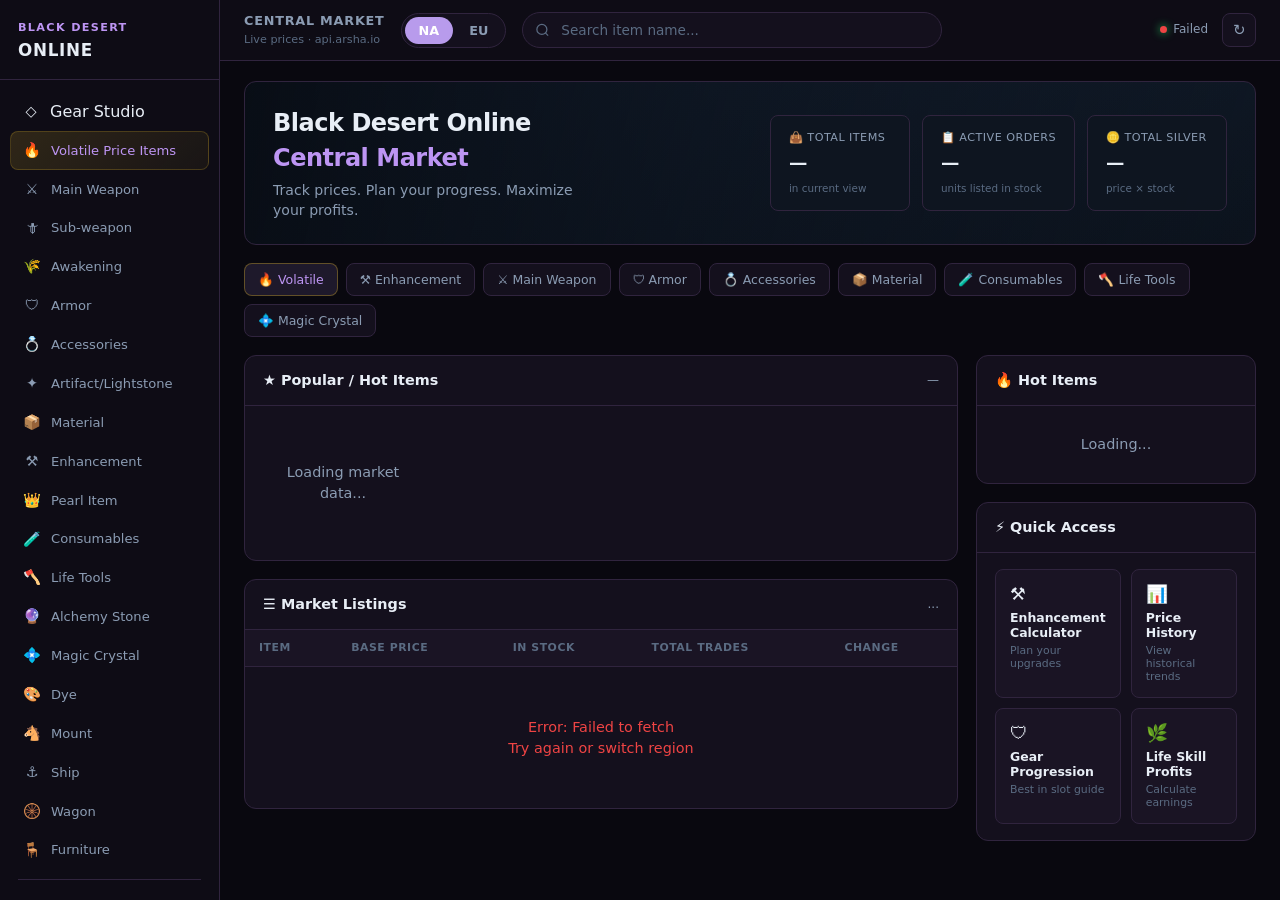
<file: versionbox/snapshots/bdo-market/3e0e1aac6b1d/index.html>
<!DOCTYPE html>
<html lang="en">
<head>
  <meta charset="UTF-8">
  <meta name="viewport" content="width=device-width, initial-scale=1.0">
  <title>Black Desert Online · Central Market</title>
  <style>
    :root {
      --bg: #070b12; --bg-sidebar: #0a1018; --bg-card: #0f1620; --bg-card-hover: #141d2a;
      --bg-elevated: #121a25; --border: #1c2836; --border-light: #2a3a4d;
      --text: #e8eef6; --text-muted: #8b9cb3; --text-dim: #5a6b82;
      --accent: #c9a227; --accent-soft: rgba(201,162,39,0.12);
      --blue: #3b82f6; --blue-soft: rgba(59,130,246,0.15);
      --green: #22c55e; --green-soft: rgba(34,197,94,0.12);
      --red: #ef4444; --red-soft: rgba(239,68,68,0.12);
      --sidebar-w: 220px; --radius: 12px; --radius-sm: 8px;
    }
    * { box-sizing: border-box; margin: 0; padding: 0; }
    body { font-family: 'Segoe UI Variable', 'Segoe UI', system-ui, sans-serif; background: var(--bg); color: var(--text); min-height: 100vh; line-height: 1.45; overflow-x: hidden; }
    .shell { display: grid; grid-template-columns: var(--sidebar-w) 1fr; min-height: 100vh; }
    .sidebar { background: var(--bg-sidebar); border-right: 1px solid var(--border); display: flex; flex-direction: column; position: sticky; top: 0; height: 100vh; overflow-y: auto; }
    .sidebar-brand { padding: 20px 18px 16px; border-bottom: 1px solid var(--border); }
    .sidebar-brand .logo { font-size: 0.7rem; font-weight: 700; letter-spacing: 0.12em; color: var(--accent); text-transform: uppercase; }
    .sidebar-brand .logo span { display: block; font-size: 1.05rem; letter-spacing: 0.04em; color: var(--text); margin-top: 2px; }
    .nav { padding: 12px 10px; flex: 1; }
    .nav-item { display: flex; align-items: center; gap: 10px; padding: 8px 12px; border-radius: var(--radius-sm); color: var(--text-muted); font-size: 0.82rem; font-weight: 500; cursor: pointer; transition: all 0.15s; border: 1px solid transparent; user-select: none; }
    .nav-item:hover { background: var(--bg-card); color: var(--text); }
    .nav-item.active { background: linear-gradient(135deg, rgba(201,162,39,0.18), rgba(201,162,39,0.06)); color: var(--accent); border-color: rgba(201,162,39,0.25); }
    .nav-item .icon { width: 18px; text-align: center; font-size: 0.9rem; }
    .nav-sep { height: 1px; background: var(--border); margin: 10px 8px; }
    .sidebar-footer { padding: 16px; border-top: 1px solid var(--border); font-size: 0.72rem; color: var(--text-dim); line-height: 1.5; }
    .sidebar-footer strong { color: var(--accent); }
    .main { display: flex; flex-direction: column; min-width: 0; }
    .topbar { display: flex; align-items: center; gap: 16px; padding: 12px 24px; background: var(--bg-sidebar); border-bottom: 1px solid var(--border); position: sticky; top: 0; z-index: 20; }
    .topbar-title { font-size: 0.8rem; font-weight: 600; letter-spacing: 0.06em; color: var(--text-muted); text-transform: uppercase; white-space: nowrap; }
    .topbar-title small { display: block; font-size: 0.7rem; font-weight: 400; letter-spacing: 0; color: var(--text-dim); text-transform: none; margin-top: 1px; }
    .region-toggle { display: flex; background: var(--bg-card); border: 1px solid var(--border); border-radius: 999px; padding: 3px; gap: 2px; }
    .region-btn { padding: 6px 14px; border-radius: 999px; font-size: 0.8rem; font-weight: 600; color: var(--text-muted); background: transparent; border: none; cursor: pointer; font-family: inherit; }
    .region-btn.active { background: var(--blue); color: white; }
    .search-bar { flex: 1; max-width: 420px; position: relative; }
    .search-bar input { width: 100%; padding: 9px 14px 9px 38px; background: var(--bg-card); border: 1px solid var(--border); border-radius: 999px; color: var(--text); font-size: 0.85rem; font-family: inherit; outline: none; }
    .search-bar input:focus { border-color: var(--blue); box-shadow: 0 0 0 3px var(--blue-soft); }
    .search-bar input::placeholder { color: var(--text-dim); }
    .search-bar svg { position: absolute; left: 13px; top: 50%; transform: translateY(-50%); color: var(--text-dim); pointer-events: none; }
    .topbar-status { margin-left: auto; display: flex; align-items: center; gap: 14px; font-size: 0.75rem; color: var(--text-muted); white-space: nowrap; }
    .status-dot { display: inline-flex; align-items: center; gap: 6px; }
    .status-dot::before { content: ''; width: 7px; height: 7px; border-radius: 50%; background: var(--green); box-shadow: 0 0 8px var(--green); animation: pulse 2s ease-in-out infinite; }
    .status-dot.loading::before { background: var(--accent); }
    .status-dot.error::before { background: var(--red); animation: none; }
    @keyframes pulse { 0%,100%{opacity:1} 50%{opacity:0.45} }
    .icon-btn { width: 34px; height: 34px; border-radius: 8px; border: 1px solid var(--border); background: var(--bg-card); color: var(--text-muted); cursor: pointer; display: flex; align-items: center; justify-content: center; font-size: 0.95rem; }
    .icon-btn:hover { background: var(--bg-card-hover); color: var(--text); }
    .timer-badge { background: var(--accent); color: #111; font-size: 0.65rem; font-weight: 700; padding: 1px 6px; border-radius: 999px; margin-left: 6px; }
    .content { padding: 20px 24px 40px; display: flex; flex-direction: column; gap: 18px; }
    .view { display: none; }
    .view.active { display: flex; flex-direction: column; gap: 18px; }
    .hero { border-radius: var(--radius); overflow: hidden; min-height: 150px; background: linear-gradient(105deg, rgba(7,11,18,0.92) 0%, rgba(7,11,18,0.55) 45%, rgba(7,11,18,0.25) 100%), linear-gradient(160deg, #1a2a40 0%, #0d1520 100%); border: 1px solid var(--border); display: flex; align-items: center; justify-content: space-between; padding: 24px 28px; gap: 24px; }
    .hero-text h1 { font-size: 1.5rem; font-weight: 700; letter-spacing: -0.02em; margin-bottom: 4px; }
    .hero-text h1 span { color: var(--accent); }
    .hero-text p { color: var(--text-muted); font-size: 0.88rem; max-width: 320px; }
    .hero-stats { display: flex; gap: 12px; flex-wrap: wrap; }
    .hero-stat { background: rgba(15,22,32,0.85); border: 1px solid var(--border); border-radius: var(--radius-sm); padding: 14px 18px; min-width: 140px; cursor: pointer; transition: border-color 0.15s, transform 0.12s; }
    .hero-stat:hover { border-color: var(--border-light); transform: translateY(-2px); }
    .hero-stat .label { font-size: 0.7rem; color: var(--text-muted); text-transform: uppercase; letter-spacing: 0.04em; margin-bottom: 4px; }
    .hero-stat .value { font-size: 1.15rem; font-weight: 700; font-variant-numeric: tabular-nums; }
    .hero-stat .hint { font-size: 0.65rem; color: var(--text-dim); margin-top: 4px; }
    .cat-row { display: flex; flex-wrap: wrap; gap: 8px; }
    .cat-btn { display: flex; align-items: center; gap: 7px; padding: 8px 13px; border-radius: var(--radius-sm); background: var(--bg-card); border: 1px solid var(--border); color: var(--text-muted); font-size: 0.78rem; font-weight: 500; font-family: inherit; cursor: pointer; transition: all 0.15s; }
    .cat-btn:hover { border-color: var(--border-light); color: var(--text); background: var(--bg-card-hover); }
    .cat-btn.active { background: var(--accent-soft); border-color: rgba(201,162,39,0.4); color: var(--accent); }
    .grid-main { display: grid; grid-template-columns: 1fr 280px; gap: 18px; align-items: start; }
    @media (max-width: 1100px) { .grid-main { grid-template-columns: 1fr; } .shell { grid-template-columns: 1fr; } .sidebar { display: none; } }
    .card { background: var(--bg-card); border: 1px solid var(--border); border-radius: var(--radius); overflow: hidden; }
    .card-head { display: flex; align-items: center; justify-content: space-between; padding: 14px 18px; border-bottom: 1px solid var(--border); }
    .card-head h2 { font-size: 0.9rem; font-weight: 600; }
    .card-head .meta { font-size: 0.75rem; color: var(--text-muted); }
    .card-body { padding: 16px 18px; }
    .left-col, .right-col { display: flex; flex-direction: column; gap: 18px; min-width: 0; }
    .popular-grid { display: grid; grid-template-columns: repeat(auto-fill, minmax(130px, 1fr)); gap: 12px; }
    .pop-item { background: var(--bg-elevated); border: 1px solid var(--border); border-radius: var(--radius-sm); padding: 14px 12px; text-align: center; transition: border-color 0.15s, transform 0.12s; cursor: pointer; }
    .pop-item:hover { border-color: var(--border-light); transform: translateY(-2px); }
    .pop-icon { width: 44px; height: 44px; margin: 0 auto 10px; border-radius: 10px; background: linear-gradient(145deg, #1a2535, #0d1520); border: 1px solid var(--border); display: flex; align-items: center; justify-content: center; font-size: 1.2rem; }
    .pop-name { font-size: 0.72rem; font-weight: 500; color: var(--text-muted); margin-bottom: 6px; white-space: nowrap; overflow: hidden; text-overflow: ellipsis; }
    .pop-price { font-size: 0.82rem; font-weight: 700; font-variant-numeric: tabular-nums; margin-bottom: 4px; }
    .pop-change { font-size: 0.7rem; font-weight: 600; }
    .up { color: var(--green); } .down { color: var(--red); } .flat { color: var(--text-dim); }
    .table-wrap { overflow-x: auto; max-height: 520px; overflow-y: auto; }
    table { width: 100%; border-collapse: collapse; font-size: 0.82rem; }
    th { text-align: left; padding: 10px 14px; font-size: 0.68rem; font-weight: 600; text-transform: uppercase; letter-spacing: 0.05em; color: var(--text-dim); background: var(--bg-elevated); border-bottom: 1px solid var(--border); white-space: nowrap; position: sticky; top: 0; z-index: 1; }
    td { padding: 10px 14px; border-bottom: 1px solid var(--border); vertical-align: middle; }
    tr:last-child td { border-bottom: none; }
    tbody tr:hover { background: var(--bg-card-hover); }
    .item-row { display: flex; align-items: center; gap: 10px; }
    .item-row .ico { width: 28px; height: 28px; border-radius: 6px; background: linear-gradient(145deg, #1a2535, #0d1520); border: 1px solid var(--border); display: flex; align-items: center; justify-content: center; font-size: 0.8rem; flex-shrink: 0; }
    .price-cell { font-weight: 600; font-variant-numeric: tabular-nums; }
    .stock-ok { color: var(--green); } .stock-low { color: var(--red); } .stock-none { color: var(--text-dim); }
    .change-pill { display: inline-block; padding: 2px 7px; border-radius: 5px; font-size: 0.72rem; font-weight: 600; font-variant-numeric: tabular-nums; }
    .change-pill.up { background: var(--green-soft); color: var(--green); }
    .change-pill.down { background: var(--red-soft); color: var(--red); }
    .change-pill.flat { background: rgba(90,107,130,0.15); color: var(--text-dim); }
    .hot-list { display: flex; flex-direction: column; gap: 2px; }
    .hot-row { display: flex; align-items: center; gap: 10px; padding: 9px 10px; border-radius: var(--radius-sm); cursor: pointer; }
    .hot-row:hover { background: var(--bg-card-hover); }
    .hot-row .ico { width: 28px; height: 28px; border-radius: 6px; background: linear-gradient(145deg, #1a2535, #0d1520); border: 1px solid var(--border); display: flex; align-items: center; justify-content: center; font-size: 0.8rem; flex-shrink: 0; }
    .hot-row .info { flex: 1; min-width: 0; }
    .hot-row .name { font-size: 0.78rem; font-weight: 500; white-space: nowrap; overflow: hidden; text-overflow: ellipsis; }
    .hot-row .meta { font-size: 0.68rem; color: var(--text-dim); font-variant-numeric: tabular-nums; }
    .hot-row .chg { font-size: 0.72rem; font-weight: 600; white-space: nowrap; }
    .qa-grid { display: grid; grid-template-columns: 1fr 1fr; gap: 10px; }
    .qa-btn { display: flex; flex-direction: column; align-items: flex-start; gap: 4px; padding: 14px; background: var(--bg-elevated); border: 1px solid var(--border); border-radius: var(--radius-sm); cursor: pointer; transition: all 0.15s; text-align: left; font-family: inherit; color: var(--text); }
    .qa-btn:hover { border-color: var(--accent); background: var(--bg-card-hover); }
    .qa-btn .qa-icon { font-size: 1.1rem; margin-bottom: 2px; }
    .qa-btn .qa-title { font-size: 0.78rem; font-weight: 600; }
    .qa-btn .qa-desc { font-size: 0.68rem; color: var(--text-dim); }
    .loading-msg, .error-msg { padding: 40px 20px; text-align: center; color: var(--text-muted); font-size: 0.9rem; }
    .error-msg { color: var(--red); }
    .flash { animation: flashBg 0.55s ease; }
    @keyframes flashBg { 0% { background: rgba(59,130,246,0.12); } 100% { background: transparent; } }

    .modal-overlay { display: none; position: fixed; inset: 0; background: rgba(0,0,0,0.65); z-index: 100; align-items: center; justify-content: center; padding: 20px; }
    .modal-overlay.open { display: flex; }
    .modal { background: var(--bg-card); border: 1px solid var(--border); border-radius: var(--radius); max-width: 580px; width: 100%; max-height: 85vh; overflow-y: auto; box-shadow: 0 20px 60px rgba(0,0,0,0.5); }
    .modal-head { display: flex; align-items: center; justify-content: space-between; padding: 16px 20px; border-bottom: 1px solid var(--border); position: sticky; top: 0; background: var(--bg-card); z-index: 1; }
    .modal-head h3 { font-size: 1rem; font-weight: 600; }
    .modal-close { background: none; border: none; color: var(--text-muted); font-size: 1.3rem; cursor: pointer; padding: 4px 8px; }
    .modal-close:hover { color: var(--text); }
    .modal-body { padding: 20px; }
    .modal-row { display: flex; align-items: center; justify-content: space-between; gap: 12px; padding: 10px 0; border-bottom: 1px solid var(--border); }
    .modal-row:last-child { border-bottom: none; }
    .modal-row input[type="number"] { width: 90px; padding: 6px 10px; background: var(--bg-elevated); border: 1px solid var(--border); border-radius: 6px; color: var(--text); font-family: inherit; font-size: 0.85rem; }
    .modal-total { margin-top: 16px; padding: 14px; background: var(--bg-elevated); border-radius: var(--radius-sm); border: 1px solid var(--border); display: flex; justify-content: space-between; align-items: center; }
    .modal-total .label { color: var(--text-muted); font-size: 0.85rem; }
    .modal-total .val { font-size: 1.2rem; font-weight: 700; color: var(--accent); font-variant-numeric: tabular-nums; }
    .modal-note { font-size: 0.75rem; color: var(--text-dim); margin-top: 12px; line-height: 1.5; }

    .craft-layout { display: grid; grid-template-columns: 1fr 1fr; gap: 18px; }
    @media (max-width: 900px) { .craft-layout { grid-template-columns: 1fr; } }
    .recipe-list { display: flex; flex-direction: column; gap: 8px; max-height: 520px; overflow-y: auto; }
    .recipe-card {
      display: flex; align-items: flex-start; gap: 12px; padding: 12px 14px;
      background: var(--bg-elevated); border: 1px solid var(--border); border-radius: var(--radius-sm);
      cursor: pointer; transition: all 0.15s; text-align: left; font-family: inherit; color: var(--text); width: 100%;
    }
    .recipe-card:hover { border-color: var(--border-light); }
    .recipe-card.selected { border-color: var(--accent); background: var(--accent-soft); }
    .recipe-card .rtype { font-size: 0.65rem; text-transform: uppercase; letter-spacing: 0.05em; color: var(--text-dim); margin-bottom: 2px; }
    .recipe-card .rname { font-size: 0.85rem; font-weight: 600; }
    .recipe-card .rmats { font-size: 0.72rem; color: var(--text-muted); margin-top: 4px; }
    .recipe-card .rsell { font-size: 0.78rem; font-weight: 600; color: var(--accent); margin-left: auto; white-space: nowrap; }
    .craft-detail h3 { font-size: 1rem; margin-bottom: 12px; }
    .craft-detail .mat-row { display: flex; justify-content: space-between; padding: 8px 0; border-bottom: 1px solid var(--border); font-size: 0.85rem; }
    .craft-amount { display: flex; align-items: center; gap: 12px; margin: 16px 0; flex-wrap: wrap; }
    .craft-amount label { font-size: 0.85rem; color: var(--text-muted); }
    .craft-amount input { width: 100px; padding: 8px 12px; background: var(--bg-elevated); border: 1px solid var(--border); border-radius: 8px; color: var(--text); font-size: 1rem; font-family: inherit; font-weight: 600; }
    .craft-summary { background: var(--bg-elevated); border: 1px solid var(--border); border-radius: var(--radius-sm); padding: 16px; margin-top: 8px; }
    .craft-summary .row { display: flex; justify-content: space-between; padding: 6px 0; font-size: 0.88rem; }
    .craft-summary .row.total { border-top: 1px solid var(--border); margin-top: 8px; padding-top: 12px; font-weight: 700; font-size: 1rem; }
    .craft-summary .profit { color: var(--green); }
    .craft-summary .loss { color: var(--red); }
    .badge-alc { background: rgba(139,92,246,0.15); color: #a78bfa; font-size: 0.65rem; padding: 2px 6px; border-radius: 4px; }
    .badge-cook { background: rgba(251,146,60,0.15); color: #fb923c; font-size: 0.65rem; padding: 2px 6px; border-radius: 4px; }
    .btn-primary {
      display: inline-flex; align-items: center; justify-content: center; gap: 8px;
      padding: 12px 20px; background: linear-gradient(135deg, #c9a227, #a8841a); color: #111;
      border: none; border-radius: 8px; font-weight: 700; font-size: 0.9rem; font-family: inherit;
      cursor: pointer; margin-top: 14px; width: 100%; transition: filter 0.15s, transform 0.1s;
    }
    .btn-primary:hover { filter: brightness(1.08); }
    .btn-primary:active { transform: scale(0.98); }
    .btn-primary:disabled { opacity: 0.5; cursor: not-allowed; filter: none; }
    .btn-danger {
      padding: 6px 12px; background: var(--red-soft); color: var(--red); border: 1px solid rgba(239,68,68,0.3);
      border-radius: 6px; font-size: 0.75rem; font-weight: 600; font-family: inherit; cursor: pointer;
    }
    .btn-danger:hover { background: rgba(239,68,68,0.25); }
    .timer-card {
      background: var(--bg-elevated); border: 1px solid var(--border); border-radius: var(--radius-sm);
      padding: 14px 16px; margin-bottom: 10px;
    }
    .timer-card.running { border-color: rgba(201,162,39,0.45); box-shadow: 0 0 0 1px rgba(201,162,39,0.15); }
    .timer-card.done { border-color: rgba(34,197,94,0.45); }
    .timer-card .tname { font-weight: 600; font-size: 0.9rem; margin-bottom: 4px; }
    .timer-card .tmeta { font-size: 0.75rem; color: var(--text-muted); margin-bottom: 10px; }
    .timer-bar { height: 8px; background: var(--border); border-radius: 999px; overflow: hidden; margin-bottom: 8px; }
    .timer-bar > div { height: 100%; background: linear-gradient(90deg, var(--accent), #e8c84a); border-radius: 999px; transition: width 0.4s linear; }
    .timer-card.done .timer-bar > div { background: var(--green); width: 100% !important; }
    .timer-countdown { font-size: 1.4rem; font-weight: 700; font-variant-numeric: tabular-nums; letter-spacing: 0.04em; }
    .timer-actions { display: flex; gap: 8px; margin-top: 10px; align-items: center; }
    .toast-wrap { position: fixed; bottom: 24px; right: 24px; z-index: 200; display: flex; flex-direction: column; gap: 10px; max-width: 340px; }
    .toast {
      background: var(--bg-card); border: 1px solid var(--border); border-left: 4px solid var(--accent);
      border-radius: 10px; padding: 14px 16px; box-shadow: 0 12px 40px rgba(0,0,0,0.45);
      animation: toastIn 0.3s ease; font-size: 0.88rem;
    }
    .toast.success { border-left-color: var(--green); }
    .toast strong { display: block; margin-bottom: 4px; }
    @keyframes toastIn { from { opacity: 0; transform: translateY(12px); } to { opacity: 1; transform: none; } }
    @keyframes toastPop {
      0% { opacity: 0; transform: translateY(24px) scale(0.9); }
      40% { opacity: 1; transform: translateY(-6px) scale(1.04); }
      70% { transform: translateY(0) scale(1); }
      100% { opacity: 1; transform: none; }
    }
    @keyframes pulseGlow {
      0%, 100% { box-shadow: 0 12px 40px rgba(0,0,0,0.45), 0 0 0 0 rgba(34,197,94,0.4); }
      50% { box-shadow: 0 12px 40px rgba(0,0,0,0.45), 0 0 0 10px rgba(34,197,94,0); }
    }
    .toast.done-pop {
      border-left-color: var(--green);
      animation: toastPop 0.55s ease, pulseGlow 1.2s ease 0.5s 3;
      cursor: pointer;
      max-width: 380px;
    }
    .toast.done-pop strong { color: var(--green); font-size: 1rem; }
    .tool-size-row { display: flex; flex-wrap: wrap; gap: 10px 16px; margin: 10px 0 4px; font-size: 0.8rem; color: var(--text-muted); }
    .tool-size-row label { display: flex; align-items: center; gap: 6px; cursor: pointer; }
    .tool-size-row input { accent-color: var(--accent); }

    .sec-hint { font-size: 0.72rem; color: var(--text-dim); margin-top: 6px; }

    .dur-grid { display: grid; grid-template-columns: 1fr 1fr; gap: 12px; margin: 12px 0; }
    .dur-field label { display: block; font-size: 0.72rem; color: var(--text-muted); margin-bottom: 4px; text-transform: uppercase; letter-spacing: 0.04em; }
    .dur-field input { width: 100%; padding: 8px 12px; background: var(--bg-elevated); border: 1px solid var(--border); border-radius: 8px; color: var(--text); font-size: 1rem; font-family: inherit; font-weight: 600; }
    .dur-field input:focus { outline: none; border-color: var(--blue); }
    .btn-secondary {
      display: inline-flex; align-items: center; justify-content: center; gap: 8px;
      padding: 10px 16px; background: var(--bg-elevated); color: var(--text);
      border: 1px solid var(--border); border-radius: 8px; font-weight: 600; font-size: 0.85rem; font-family: inherit;
      cursor: pointer; transition: border-color 0.15s, background 0.15s;
    }
    .btn-secondary:hover { border-color: var(--border-light); background: var(--bg-card-hover); }
    .btn-secondary:disabled { opacity: 0.5; cursor: not-allowed; }
    .ocr-status { font-size: 0.78rem; color: var(--text-muted); margin-top: 8px; min-height: 1.2em; }
    .ocr-status.ok { color: var(--green); }
    .ocr-status.err { color: var(--red); }
    .ocr-drop {
      border: 1px dashed var(--border-light); border-radius: var(--radius-sm);
      padding: 16px; text-align: center; color: var(--text-dim); font-size: 0.82rem;
      margin: 10px 0; cursor: pointer; transition: border-color 0.15s, background 0.15s;
    }
    .ocr-drop:hover, .ocr-drop.drag { border-color: var(--accent); background: var(--accent-soft); color: var(--text-muted); }
    .ocr-drop input { display: none; }
    .recipe-card.dur-recipe { border-color: rgba(59,130,246,0.35); }
    .recipe-card.dur-recipe.selected { border-color: var(--blue); background: var(--blue-soft); }
    .bulk-row { display: flex; gap: 10px; flex-wrap: wrap; align-items: flex-end; margin: 12px 0; }
    .bulk-row .dur-field { flex: 1; min-width: 120px; }
    .progress-wrap { margin-top: 12px; }
    .progress-bar-bg { height: 10px; background: var(--border); border-radius: 999px; overflow: hidden; }
    .progress-bar-bg > div { height: 100%; background: linear-gradient(90deg, var(--blue), #60a5fa); border-radius: 999px; transition: width 0.3s; }
    .progress-labels { display: flex; justify-content: space-between; font-size: 0.75rem; color: var(--text-muted); margin-top: 6px; }
    .timer-card .dura-live { font-size: 1.8rem; font-weight: 700; color: var(--accent); font-variant-numeric: tabular-nums; letter-spacing: 0.02em; }
    .bridge-pill { display: inline-block; font-size: 0.65rem; padding: 2px 8px; border-radius: 999px; margin-left: 8px; }
    .bridge-pill.on { background: var(--green-soft); color: var(--green); }
    .bridge-pill.off { background: rgba(90,107,130,0.2); color: var(--text-dim); }
    .badge-dur { background: rgba(59,130,246,0.15); color: #60a5fa; font-size: 0.65rem; padding: 2px 6px; border-radius: 4px; }
    .share-prep-actions { display: flex; gap: 10px; margin-top: 18px; flex-wrap: wrap; justify-content: center; }
    .share-prep-actions button { min-width: 140px; }
    .countdown-overlay {
      position: fixed; inset: 0; z-index: 300; background: rgba(0,0,0,0.75);
      display: flex; flex-direction: column; align-items: center; justify-content: center;
      color: var(--text); font-size: 1.1rem;
    }
    .countdown-overlay .count {
      font-size: 5rem; font-weight: 700; color: var(--accent); line-height: 1;
      font-variant-numeric: tabular-nums; margin: 12px 0;
    }
    .countdown-overlay .hint { color: var(--text-muted); font-size: 0.9rem; max-width: 320px; text-align: center; }


    /* Research & community intelligence lab */
    .intel-grid{display:grid;grid-template-columns:repeat(2,minmax(0,1fr));gap:16px;align-items:start}
    .intel-full{grid-column:1/-1}
    .intel-kpis{display:grid;grid-template-columns:repeat(4,minmax(0,1fr));gap:10px}
    .intel-kpi{background:var(--bg-card);border:1px solid var(--border);border-radius:10px;padding:14px}
    .intel-kpi small{display:block;color:var(--text-muted);font-size:.68rem;text-transform:uppercase;letter-spacing:.05em}
    .intel-kpi strong{display:block;font-size:1.22rem;margin-top:5px;font-variant-numeric:tabular-nums}
    .intel-kpi span{display:block;color:var(--text-dim);font-size:.68rem;margin-top:4px}
    .intel-form{display:grid;grid-template-columns:repeat(2,minmax(0,1fr));gap:10px}
    .intel-field{display:flex;flex-direction:column;gap:5px;min-width:0}
    .intel-field.full{grid-column:1/-1}
    .intel-field label{font-size:.72rem;color:var(--text-muted)}
    .intel-field input,.intel-field select,.intel-field textarea{width:100%;padding:9px 10px;border-radius:7px;border:1px solid var(--border-light);background:#0a111a;color:var(--text);font:inherit;font-size:.8rem;min-width:0}
    .intel-field textarea{min-height:70px;resize:vertical}
    .intel-actions{display:flex;gap:8px;flex-wrap:wrap;margin-top:12px}
    .intel-btn{border:1px solid var(--border-light);background:#162232;color:var(--text);padding:8px 11px;border-radius:7px;font:600 .76rem Inter,system-ui,sans-serif;cursor:pointer}
    .intel-btn.primary{background:var(--accent);border-color:var(--accent);color:#15120a}
    .intel-btn.danger{border-color:#65323a;color:#ff9ca5;background:#26151a}
    .intel-note{font-size:.72rem;line-height:1.55;color:var(--text-muted);padding:10px 12px;border:1px dashed var(--border-light);border-radius:8px;background:rgba(255,255,255,.015)}
    .intel-table-wrap{overflow:auto;max-height:340px}
    .intel-table{width:100%;border-collapse:collapse;white-space:nowrap}
    .intel-table th,.intel-table td{padding:9px 10px;text-align:left;border-bottom:1px solid var(--border);font-size:.72rem}
    .intel-table th{position:sticky;top:0;background:#101925;color:var(--text-muted);font-size:.64rem;text-transform:uppercase;z-index:1}
    .intel-empty{color:var(--text-dim);font-size:.78rem;padding:18px;text-align:center}
    .intel-pill{display:inline-block;padding:3px 7px;border-radius:99px;background:var(--blue-soft);color:#91bdff;font-size:.65rem}
    .intel-pill.good{background:var(--green-soft);color:#7de7a1}.intel-pill.warn{background:var(--accent-soft);color:#e6ca65}
    .intel-meter{height:7px;background:#1a2634;border-radius:99px;overflow:hidden;margin-top:8px}.intel-meter span{display:block;height:100%;background:linear-gradient(90deg,#2c83e8,#43d7a4)}
    .intel-tabs{display:flex;gap:7px;flex-wrap:wrap}.intel-tabs button{padding:7px 10px;border-radius:7px;border:1px solid var(--border);background:var(--bg-card);color:var(--text-muted);cursor:pointer;font-size:.73rem}.intel-tabs button.active{color:var(--accent);border-color:rgba(201,162,39,.45);background:var(--accent-soft)}
    @media(max-width:900px){.intel-grid{grid-template-columns:1fr}.intel-kpis{grid-template-columns:repeat(2,minmax(0,1fr))}}
    @media(max-width:540px){.intel-form{grid-template-columns:1fr}.intel-field.full{grid-column:auto}.intel-kpis{grid-template-columns:repeat(2,minmax(0,1fr))}}


    /* Vision: a compact, accessible live session surface. */
    #viewCraft .hero-text p{max-width:650px}
    .vision-summary{background:linear-gradient(125deg,#171020,#0e111a);border-color:#342840}
    .vision-summary .card-head{gap:16px;align-items:flex-start}
    .vision-summary .card-head h2{flex:0 0 auto}
    .vision-summary .card-head .meta{white-space:normal;text-align:right;max-width:65%;line-height:1.5}
    .vision-summary-grid{display:grid;grid-template-columns:1.2fr 1fr;gap:24px;align-items:center;margin:0 0 12px}
    .vision-eyebrow{font-size:.64rem;font-weight:700;letter-spacing:.12em;color:#b8a1cf}
    #visionLootSilver{font-size:clamp(1.2rem,2.8vw,1.8rem);font-weight:750;color:#e3c8ff;line-height:1.35;margin-top:8px;font-variant-numeric:tabular-nums}
    #visionLootCounts{color:#c4bdd2;font-size:.83rem;line-height:1.8}
    #visionLootCoverage{font-size:.75rem;line-height:1.6;color:#bfafcf}
    .vision-records{margin-top:12px;border-top:1px solid #302536;padding-top:10px}
    .vision-records summary,.vision-formula summary{cursor:pointer;color:#cdaeff;font-size:.76rem;padding:7px 0;font-weight:600}
    .vision-records-scroll{max-height:260px;overflow:auto;margin-top:10px}
    .vision-records th{position:sticky;top:0;background:#17131f;z-index:1}
    .vision-records .cat-btn{padding:6px 8px;text-align:left;white-space:normal}
    .vision-footnote{font-size:.7rem;color:#a99ab8;line-height:1.6;margin-top:12px}
    #activeTimersBody{display:grid;grid-template-columns:repeat(auto-fit,minmax(min(100%,450px),1fr));gap:16px}
    #activeTimersBody .timer-card{margin:0;padding:20px;border-radius:14px;background:linear-gradient(140deg,#181222,#10121b);border:1px solid #3b2c4b;min-width:0}
    #activeTimersBody .tname{color:#f0e5ff;font-size:1rem;line-height:1.4}
    #activeTimersBody .tmeta{line-height:1.7;color:#b9acc6;font-size:.75rem}
    #activeTimersBody .timer-bar>div{background:linear-gradient(90deg,#7044c5,#bd92ff)}
    .vision-earnings{border-top:1px solid #392c47;padding-top:16px;margin-top:16px}
    .vision-earnings.optional{color:#bcabc9;font-size:.78rem}.vision-earnings.optional p{font-size:.72rem;line-height:1.6;margin-top:7px}
    .vision-earnings-head{display:flex;gap:10px;justify-content:space-between;align-items:flex-start;color:#a396b5;font-size:.66rem;line-height:1.5}
    .vision-state{border-radius:6px;padding:4px 7px;max-width:80%;background:#2a2233;color:#dac4f0}
    .vision-state.observing{background:#143428;color:#9de5bc}.vision-state.paused{background:#372c21;color:#eecb94}
    .vision-metrics{display:grid;grid-template-columns:1fr 1fr;gap:16px;margin-top:15px}
    .vision-metrics>div{min-width:0}.vision-metrics span{font-size:.6rem;letter-spacing:.08em;color:#b6a4c7;display:block}
    .vision-metrics strong{font-size:clamp(1.1rem,2.2vw,1.6rem);line-height:1.4;display:block;color:#ecd9ff;margin:6px 0 2px;word-break:break-word;font-variant-numeric:tabular-nums}
    .vision-metrics small{font-size:.65rem;color:#b5aac2;line-height:1.6;display:block}
    .vision-coverage{height:4px;background:#302637;border-radius:4px;overflow:hidden;margin-top:15px}.vision-coverage span{display:block;height:100%;background:#aa83e6}
    .vision-earnings-note{font-size:.68rem;line-height:1.7;color:#b6aac2;margin-top:8px}
    .vision-formula{margin-top:8px}.vision-formula p{font-size:.7rem;line-height:1.7;color:#baafc8;margin-top:8px}
    #viewCraft button:focus-visible,.vision-formula summary:focus-visible,.vision-records summary:focus-visible{outline:2px solid #c59aff;outline-offset:3px}
    @media(max-width:600px){.vision-summary-grid{grid-template-columns:1fr;gap:12px}.vision-summary .card-head{display:block}.vision-summary .card-head .meta{display:block;text-align:left;max-width:none;margin-top:8px}.vision-metrics{grid-template-columns:1fr;gap:12px}#activeTimersBody .timer-card{padding:15px}.vision-summary .card-body{padding:16px}.vision-records table{min-width:640px}}
    @media(prefers-reduced-motion:reduce){.status-dot::before{animation:none}*{scroll-behavior:auto!important}}


    .vision-grind-hero{background:radial-gradient(ellipse at 90% 20%,#35204e 0%,transparent 60%),#100d18;border-color:#38284a;min-height:160px}
    .vision-grind-hero .hero-text p{max-width:750px;margin-top:8px}.vision-grind-hero h1{margin-top:12px}
    .vision-grind-hero h1 span{color:#d3b1ff}
    .vision-grind-fields{display:grid;grid-template-columns:1.2fr 1.2fr 90px;gap:16px}
    .vision-grind-fields label{font-size:.73rem;color:#c4b6d3;font-weight:600}
    .vision-grind-fields input{display:block;width:100%;background:#17121f;border:1px solid #3e3050;padding:11px 12px;color:#f1e5ff;border-radius:8px;font:inherit;margin-top:7px;outline:none}
    .vision-grind-fields input:focus{border-color:#be8dff;box-shadow:0 0 0 3px #a06ae020}
    .vision-grind-actions{display:flex;gap:12px;flex-wrap:wrap;margin-top:18px}.vision-grind-actions .btn-primary{background:#8455cf;color:#fff;border:1px solid #a477e4;border-radius:8px;padding:10px 20px;font-family:inherit;font-weight:600;font-size:.8rem;cursor:pointer}
    .vision-grind-actions button:disabled{opacity:.5;cursor:default}
    .vision-grind-metrics{display:grid;grid-template-columns:repeat(4,minmax(0,1fr));gap:14px}.vision-grind-metrics .card{padding:20px;background:linear-gradient(135deg,#1a1325,#10121b);border-color:#3a2b49}
    .vision-grind-metrics span{font-size:.62rem;letter-spacing:.08em;color:#baa7cc;display:block}.vision-grind-metrics strong{font-size:clamp(1.15rem,2.6vw,1.8rem);color:#e6caff;display:block;line-height:1.4;margin:10px 0 6px;font-variant-numeric:tabular-nums;word-break:break-word}.vision-grind-metrics small{font-size:.67rem;color:#b4a6c2;line-height:1.6;display:block}
    .vision-pursuit{border-color:#4d365f;background:linear-gradient(100deg,#1d1428,#11131c)}.vision-goal-track{height:7px;border-radius:7px;overflow:hidden;background:#33253f;margin:16px 0}.vision-goal-track span{height:100%;display:block;background:linear-gradient(90deg,#8155c8,#d2a8ff);max-width:100%}
    .vision-grind-columns{display:grid;grid-template-columns:1.1fr 1fr;gap:16px}.vision-pulse{height:110px;display:flex;gap:4px;align-items:flex-end;border-bottom:1px solid #473253;padding-top:20px}.vision-pulse span{flex:1;border-radius:3px 3px 0 0;background:linear-gradient(0deg,#6c3caf,#bd8eea);min-width:2px}
    #visionGrindFeed{max-height:245px;overflow:auto}.vision-drop{display:grid;grid-template-columns:1fr auto;gap:6px 14px;padding:10px 0;border-bottom:1px solid var(--border);font-size:.78rem}.vision-drop strong{color:#dbc0ff}.vision-drop small{grid-column:1/-1;font-size:.65rem;color:#9f91b2}
    .vision-history-scroll{overflow:auto;max-height:360px}.vision-history-scroll table{min-width:760px}.vision-grind-formula{padding:17px 22px;color:#b7a9c6}.vision-grind-formula summary{cursor:pointer;color:#d5b4ff;font-size:.8rem}.vision-grind-formula p{font-size:.75rem;line-height:1.8;margin-top:12px}
    @media(max-width:1000px){.vision-grind-metrics{grid-template-columns:repeat(2,minmax(0,1fr))}.vision-grind-columns{grid-template-columns:1fr}}
    @media(max-width:600px){.vision-grind-fields{grid-template-columns:1fr}.vision-grind-metrics{gap:10px}.vision-grind-metrics .card{padding:14px}.vision-grind-hero{padding:20px}}

  .vision-recap-dialog{margin:auto;width:min(1000px,94vw);max-height:94vh;overflow:auto;background:#12101b;color:#ecdfff;border:1px solid #61447d;border-radius:16px;padding:20px}.vision-recap-dialog::backdrop{background:#04030adb;backdrop-filter:blur(5px)}.vision-recap-dialog h2{font-size:1rem;margin:0 0 14px}.vision-recap-dialog img{display:block;width:auto;height:auto;max-width:100%;max-height:65vh;margin:auto;object-fit:contain;border-radius:10px}
  #visionCraftingLoot[hidden]{display:none!important}
.studio-eyebrow{font-size:.68rem;letter-spacing:.12em;color:#c6a2ff;font-weight:700;margin:8px 0}.studio-muted{font-size:.77rem;line-height:1.65;color:#b2a5bf;margin:10px 0}.studio-fields{display:grid;grid-template-columns:repeat(2,minmax(0,1fr));gap:14px;margin:18px 0}.studio-field{display:grid;gap:7px;color:#c4b4d5;font-size:.75rem}.studio-field input,.studio-materials input[type=number]{width:100%;min-width:0;padding:10px;border:1px solid #49355d;border-radius:8px;background:#15101e;color:#f3eafa;font:inherit}.studio-check{display:flex;align-items:center;gap:9px;font-size:.82rem;line-height:1.5}.studio-check input{accent-color:#b488f4}.studio-kpis{display:grid;grid-template-columns:repeat(2,minmax(0,1fr));gap:12px;margin:20px 0}.studio-kpis>div{background:linear-gradient(140deg,#251a34,#15121e);border:1px solid #443154;border-radius:12px;padding:16px;min-width:0}.studio-kpis small,.studio-kpis span{display:block;color:#bbaccb;font-size:.67rem;line-height:1.5}.studio-kpis strong{display:block;font-size:clamp(1.1rem,2vw,1.65rem);font-variant-numeric:tabular-nums;color:#f4e9ff;margin:7px 0;overflow-wrap:anywhere}.studio-waterfall{display:grid;gap:9px;margin:18px 0}.studio-waterfall>div{display:grid;grid-template-columns:95px 1fr 100px;align-items:center;gap:10px;font-size:.75rem}.studio-waterfall i{display:block;height:9px;border-radius:3px}.studio-waterfall b{text-align:right;font-variant-numeric:tabular-nums}.studio-table-wrap{overflow:auto}.studio-materials table{width:100%;font-size:.76rem;border-collapse:collapse;margin:12px 0}.studio-materials th,.studio-materials td{padding:10px 7px;text-align:left;border-bottom:1px solid #35253f}.studio-materials input[type=number]{max-width:100px}.studio-materials th{font-size:.65rem;color:#c7b4d9}.studio-actions{display:flex;gap:10px;flex-wrap:wrap;margin-top:20px}.studio-actions button{flex:1;min-width:135px;margin:0}.studio-warning{padding:12px;border:1px solid #7d6343;border-radius:8px;color:#ebcd92;font-size:.78rem}.studio-good{color:#95dcbd;font-size:.76rem}.studio-live{border-top:1px solid #443154;padding-top:16px;margin-top:16px}.studio-chart{width:100%;height:100px;display:block;margin:12px 0}.studio-milestone{display:grid;gap:8px;font-size:.76rem;color:#c8b4db}.studio-milestone span{font-variant-numeric:tabular-nums}.studio-milestone progress{width:100%;height:8px;accent-color:#b893f2}.studio-forecast{display:grid;gap:6px;background:#21192d;border:1px dashed #a078ca;padding:12px;border-radius:9px;font-size:.78rem}.studio-forecast small{line-height:1.6;color:#c7b5d9}.studio-queue-row,.studio-contribution{display:flex;gap:12px;align-items:center;justify-content:space-between;border-bottom:1px solid #392946;padding:12px 0;font-size:.77rem}.studio-queue-row small{display:block;color:#baa8ce;margin-top:5px}.studio-queue-row button{width:auto;margin:0}.studio-contribution span{overflow-wrap:anywhere}.studio-live details,.studio-materials, #craftDetail>details{font-size:.77rem;line-height:1.7;margin:14px 0}#craftDetail input:focus-visible,#craftDetail button:focus-visible{outline:2px solid #d7b6ff;outline-offset:3px}@media(max-width:520px){.studio-fields,.studio-kpis{grid-template-columns:1fr}.studio-queue-row{flex-wrap:wrap}.studio-waterfall>div{grid-template-columns:75px 1fr 80px}}@media(prefers-reduced-motion:reduce){.timer-bar>div{transition:none!important}}

:root{--bg:#09080f;--bg-sidebar:#0e0c15;--bg-card:#14101d;--bg-card-hover:#1d1728;--bg-elevated:#1a1424;--border:#30243e;--border-light:#49365c;--accent:#bd95f3;--accent-soft:rgba(189,149,243,.12);--blue:#b89bec;--blue-soft:rgba(184,155,236,.12)}

.studio-actions .btn-primary{background:linear-gradient(110deg,#9761df,#c69af6);color:#170d21;box-shadow:0 4px 16px #07040a66}.studio-actions .btn-primary:hover{background:linear-gradient(110deg,#ad7aeb,#d3b2ff)}.craft-layout{align-items:start;grid-template-columns:minmax(240px,.7fr) minmax(0,1.3fr)}@media(max-width:900px){.craft-layout{grid-template-columns:1fr}}.timer-card,.studio-live{scroll-margin-top:105px}

/* VISION BIG DROPS CSS START */
#visionBigDrops{--bd-gold:#ffe1a2;--bd-muted:#b9b4cf;background:#0f0c18;border:1px solid #44305f;border-radius:16px;padding:22px;margin:18px 0;color:#f8f4ff;font-family:inherit;overflow:hidden}
#visionBigDrops h2,#visionBigDrops h3,#visionBigDrops h4,#visionBigDrops p{margin:0}#visionBigDrops p{line-height:1.5}#visionBigDrops small{display:block;color:var(--bd-muted);line-height:1.55}#visionBigDrops .bd-eyebrow{display:block;font-size:10px;letter-spacing:.13em;font-weight:800;color:#c7a8ff;text-transform:uppercase}.bd-top,.bd-heading{display:flex;align-items:center;justify-content:space-between;gap:10px;margin-bottom:16px}.bd-chip{font-size:11px;border:1px solid #554269;border-radius:20px;padding:5px 10px;color:#d8cce9}.bd-layout{display:grid;grid-template-columns:1.25fr 1fr;gap:14px}.bd-hero{display:flex;align-items:center;gap:22px;position:relative;min-height:210px;padding:26px;border:1px solid #67498e;border-radius:12px;background:radial-gradient(ellipse at 0 0,#55307a88,transparent 70%),#191224}.bd-hero h2{font-size:clamp(23px,3vw,38px);line-height:1.1;max-width:540px;margin:10px 0!important;letter-spacing:-.04em}.bd-sigil{font-size:72px;color:#d6acff;text-shadow:0 0 25px #9c5dba55}.bd-value{font-size:24px;font-weight:800;color:var(--bd-gold)}.bd-huge{border-color:#cc9d49;background:radial-gradient(ellipse at 0 0,#76562088,transparent 70%),#221b16}.bd-huge .bd-sigil{color:var(--bd-gold)}.bd-heat{padding:22px;border:1px solid #40304e;border-radius:12px;background:#19131f}.bd-heat h3{font-size:23px;letter-spacing:-.02em;margin:10px 0!important}.bd-heat b{font-size:11px;color:var(--bd-muted)}.bd-meter{height:7px;background:#352b42;border-radius:20px;overflow:hidden;margin-bottom:7px}.bd-meter span{display:block;height:100%;background:linear-gradient(90deg,#8b58e9,#ffa96c)}.bd-message{font-weight:700;margin:12px 0 6px!important}.bd-fire{border-color:#d09057;background:radial-gradient(ellipse at 100% 0,#71322d66,transparent 80%),#21151d}.bd-fire h3{color:#ffc184}.bd-detail{margin:16px 0;padding:14px;background:#17121e;border:1px solid #3c304d;border-radius:10px}.bd-detail summary,.bd-journal summary{cursor:pointer;font-weight:700}.bd-detail p{margin-top:10px!important;color:#d2cadd}.bd-facts{display:grid;grid-template-columns:1fr 1fr;gap:14px;margin-top:15px;font-size:12px;color:var(--bd-muted)}.bd-facts b{display:block;font-size:9px;letter-spacing:.1em;color:#d6c3f5;margin-bottom:4px}.bd-heading{margin:22px 0 12px}.bd-heading span{font-size:11px;color:var(--bd-muted)}.bd-shelf{display:grid;grid-template-columns:repeat(4,minmax(0,1fr));gap:9px}.bd-compare{padding:14px;background:#181320;border:1px solid #372a48;border-radius:9px}.bd-compare h4{font-size:13px;line-height:1.4;margin:7px 0 12px!important}.bd-compare b{display:block;font-size:11px;margin-bottom:6px;color:#e3d2ff}.bd-compare small{font-size:10px}.bd-journal{margin-top:18px}.bd-journal-scroll{max-height:290px;overflow:auto;margin-top:12px}.bd-journal-row{display:flex;justify-content:space-between;text-align:left;gap:12px;width:100%;padding:13px;color:#f3edff;background:#1b1426;border:1px solid #3d2f50;cursor:pointer;font:inherit;border-radius:6px;margin-bottom:5px}.bd-journal-row small{font-size:10px}.bd-journal-row b{white-space:nowrap;color:var(--bd-gold);font-size:12px}.bd-footnote{font-size:11px;color:var(--bd-muted);margin-top:18px!important}.bd-empty{padding:20px}.bd-empty h2{margin:10px 0!important}.bd-journal-row:focus-visible,#visionBigDrops summary:focus-visible{outline:2px solid #f2cb88;outline-offset:4px}@media(max-width:950px){.bd-shelf{grid-template-columns:repeat(2,minmax(0,1fr))}.bd-layout{grid-template-columns:1fr}.bd-facts{grid-template-columns:1fr}.bd-top,.bd-heading{align-items:flex-start;flex-direction:column}.bd-sigil{font-size:50px}}@media(prefers-reduced-motion:reduce){#visionBigDrops *{animation:none!important;transition:none!important}}

/* VISION BIG DROPS CSS END */
</style>

</head>
<body>
  <div class="shell">
    <aside class="sidebar">
      <div class="sidebar-brand"><div class="logo">Black Desert<span>ONLINE</span></div></div>
      <nav class="nav" id="sidebarNav">
        <div class="nav-item active" data-view="market" data-cat="hot"><span class="icon">🔥</span> Volatile Price Items</div>
        <div class="nav-item" data-view="market" data-cat="1"><span class="icon">⚔</span> Main Weapon</div>
        <div class="nav-item" data-view="market" data-cat="5"><span class="icon">🗡</span> Sub-weapon</div>
        <div class="nav-item" data-view="market" data-cat="10"><span class="icon">🌾</span> Awakening</div>
        <div class="nav-item" data-view="market" data-cat="15"><span class="icon">🛡</span> Armor</div>
        <div class="nav-item" data-view="market" data-cat="20"><span class="icon">💍</span> Accessories</div>
        <div class="nav-item" data-view="market" data-cat="85"><span class="icon">✦</span> Artifact/Lightstone</div>
        <div class="nav-item" data-view="market" data-cat="25"><span class="icon">📦</span> Material</div>
        <div class="nav-item" data-view="market" data-cat="30"><span class="icon">⚒</span> Enhancement</div>
        <div class="nav-item" data-view="market" data-cat="55"><span class="icon">👑</span> Pearl Item</div>
        <div class="nav-item" data-view="market" data-cat="35"><span class="icon">🧪</span> Consumables</div>
        <div class="nav-item" data-view="market" data-cat="40"><span class="icon">🪓</span> Life Tools</div>
        <div class="nav-item" data-view="market" data-cat="45"><span class="icon">🔮</span> Alchemy Stone</div>
        <div class="nav-item" data-view="market" data-cat="50"><span class="icon">💠</span> Magic Crystal</div>
        <div class="nav-item" data-view="market" data-cat="60"><span class="icon">🎨</span> Dye</div>
        <div class="nav-item" data-view="market" data-cat="65"><span class="icon">🐴</span> Mount</div>
        <div class="nav-item" data-view="market" data-cat="70"><span class="icon">⚓</span> Ship</div>
        <div class="nav-item" data-view="market" data-cat="75"><span class="icon">🛞</span> Wagon</div>
        <div class="nav-item" data-view="market" data-cat="80"><span class="icon">🪑</span> Furniture</div>
        <div class="nav-sep"></div>
        <div class="nav-item" data-view="craft" id="navCraft">
          <span class="icon">🍳</span> Crafting Planner
          <span class="timer-badge" id="navTimerBadge" style="display:none">0</span>
        </div>
        <div class="nav-item" data-view="grind" id="navGrind"><span class="icon">◈</span> Vision Grind Tracker</div>
        <div class="nav-item" data-view="intel" id="navIntel"><span class="icon">🧠</span> Market Intelligence Lab</div>
        <a href="/fairy" class="nav-item" style="text-decoration:none"><span class="icon">✧</span> Fairy Codex · Treasures</a>
      </nav>
      <div class="sidebar-footer"><strong>Find the best deals,</strong><br>build your empire.</div>
    </aside>

    <div class="main">
      <header class="topbar">
        <div class="topbar-title">Central Market<small>Live prices · api.arsha.io</small></div>
        <div class="region-toggle">
          <button class="region-btn active" data-region="na">NA</button>
          <button class="region-btn" data-region="eu">EU</button>
        </div>
        <div class="search-bar" id="searchWrap">
          <svg width="15" height="15" fill="none" stroke="currentColor" stroke-width="2" viewBox="0 0 24 24"><circle cx="11" cy="11" r="8"/><path d="M21 21l-4.35-4.35"/></svg>
          <input type="search" id="search" placeholder="Search item name..." autocomplete="off">
        </div>
        <div class="topbar-status">
          <span class="status-dot" id="statusDot">Loading...</span>
          <button class="icon-btn" title="Refresh" id="refreshBtn">↻</button>
        </div>
      </header>

      <div class="content">
        <div class="view active" id="viewMarket">
          <section class="hero">
            <div class="hero-text">
              <h1>Black Desert Online<br><span>Central Market</span></h1>
              <p>Track prices. Plan your progress. Maximize your profits.</p>
            </div>
            <div class="hero-stats">
              <div class="hero-stat" id="statItemsCard" title="Refresh data">
                <div class="label">👜 Total Items</div>
                <div class="value" id="statItems">—</div>
                <div class="hint">in current view</div>
              </div>
              <div class="hero-stat" id="statOrdersCard" title="Toggle sort by stock">
                <div class="label">📋 Active Orders</div>
                <div class="value" id="statOrders">—</div>
                <div class="hint">units listed in stock</div>
              </div>
              <div class="hero-stat" id="statSilverCard" title="Market value breakdown">
                <div class="label">🪙 Total Silver</div>
                <div class="value" id="statSilver">—</div>
                <div class="hint">price × stock</div>
              </div>
            </div>
          </section>
          <div class="cat-row" id="catRow">
            <button class="cat-btn active" data-cat="hot">🔥 Volatile</button>
            <button class="cat-btn" data-cat="30">⚒ Enhancement</button>
            <button class="cat-btn" data-cat="1">⚔ Main Weapon</button>
            <button class="cat-btn" data-cat="15">🛡 Armor</button>
            <button class="cat-btn" data-cat="20">💍 Accessories</button>
            <button class="cat-btn" data-cat="25">📦 Material</button>
            <button class="cat-btn" data-cat="35">🧪 Consumables</button>
            <button class="cat-btn" data-cat="40">🪓 Life Tools</button>
            <button class="cat-btn" data-cat="50">💠 Magic Crystal</button>
          </div>
          <div class="grid-main">
            <div class="left-col">
              <section class="card">
                <div class="card-head"><h2>★ Popular / Hot Items</h2><span class="meta" id="popularMeta">—</span></div>
                <div class="card-body"><div class="popular-grid" id="popularGrid"><div class="loading-msg">Loading market data...</div></div></div>
              </section>
              <section class="card" id="listingsCard">
                <div class="card-head"><h2 id="listingsTitle">☰ Market Listings</h2><span class="meta" id="listingsMeta">—</span></div>
                <div class="table-wrap">
                  <table>
                    <thead><tr><th>Item</th><th>Base Price</th><th>In Stock</th><th>Total Trades</th><th>Change</th></tr></thead>
                    <tbody id="listingsBody"><tr><td colspan="5"><div class="loading-msg">Loading...</div></td></tr></tbody>
                  </table>
                </div>
              </section>
            </div>
            <div class="right-col">
              <section class="card">
                <div class="card-head"><h2>🔥 Hot Items</h2></div>
                <div class="card-body" style="padding:8px 10px;"><div class="hot-list" id="hotList"><div class="loading-msg" style="padding:20px">Loading...</div></div></div>
              </section>
              <section class="card">
                <div class="card-head"><h2>⚡ Quick Access</h2></div>
                <div class="card-body">
                  <div class="qa-grid">
                    <button class="qa-btn" id="qaEnhance"><span class="qa-icon">⚒</span><span class="qa-title">Enhancement Calculator</span><span class="qa-desc">Plan your upgrades</span></button>
                    <button class="qa-btn" id="qaHistory"><span class="qa-icon">📊</span><span class="qa-title">Price History</span><span class="qa-desc">View historical trends</span></button>
                    <button class="qa-btn" id="qaGear"><span class="qa-icon">🛡</span><span class="qa-title">Gear Progression</span><span class="qa-desc">Best in slot guide</span></button>
                    <button class="qa-btn" id="qaLife"><span class="qa-icon">🌿</span><span class="qa-title">Life Skill Profits</span><span class="qa-desc">Calculate earnings</span></button>
                  </div>
                </div>
              </section>
            </div>
          </div>
        </div>

        <div class="view" id="viewCraft">
          <section class="hero" style="min-height:auto;padding:20px 28px;">
            <div class="hero-text">
              <h1>Crafting <span>Planner</span></h1>
              <p>Select a recipe or <strong>Durability Timer</strong>. Plan bulk crafts (1M batches), track costs &amp; progress. <span class="bridge-pill off" id="bridgePill">App offline</span></p>
            </div>
          </section>
          <section class="card">
            <div class="card-head">
              <h2>⏱ Active Timers</h2>
              <span class="meta" id="activeTimerMeta">None running</span>
            </div>
            <div class="card-body" id="activeTimersBody">
              <p style="color:var(--text-dim);font-size:0.85rem;">No active crafts. Start one from the plan panel.</p>
            </div>
          </section>
          <section class="card vision-summary" id="visionCraftingLoot" hidden>
            <div class="card-head"><h2>Saved loot from Vision</h2><span class="meta" id="visionLootState">Optional sharing</span></div>
            <div class="card-body"><div class="vision-summary-grid"><div><span class="vision-eyebrow">ALL RECORDED ITEM VALUE</span><h3 id="visionLootSilver"></h3></div><p id="visionLootCounts"></p></div>
            <p class="meta" id="visionLootCoverage"></p><details class="vision-records"><summary>Inspect recorded items & market matches</summary><div class="vision-records-scroll"><table><thead><tr><th>Recorded item</th><th>Quantity</th><th>Unit silver</th><th>Total silver</th><th>Group</th></tr></thead><tbody id="visionLootItems"></tbody></table></div></details>
            <p class="vision-footnote">Your saved history stays here across days. Active timers measure only new drops after they attach. Recorded totals never include inferred loot. Optional crafting forecasts appear separately on active recipe timers.</p></div>
          </section>
          <div class="craft-layout">
            <section class="card">
              <div class="card-head"><h2>Recipes</h2><span class="meta" id="recipeCountMeta">Full recipe book</span></div>
              <div class="card-body"><div class="recipe-list" id="recipeList"></div></div>
            </section>
            <section class="card">
              <div class="card-head"><h2>Plan &amp; Timer</h2></div>
              <div class="card-body">
                <div class="craft-detail" id="craftDetail">
                  <p style="color:var(--text-muted);font-size:0.9rem;">Select a recipe on the left to start planning.</p>
                </div>
              </div>
            </section>
          </div>

          <section class="card">
            <div class="card-head"><h2>📜 Recent Completions</h2></div>
            <div class="card-body" id="historyBody">
              <p style="color:var(--text-dim);font-size:0.85rem;">Completed crafts will appear here.</p>
            </div>
          </section>
        </div>

        <div class="view" id="viewGrind">
          <section class="hero vision-grind-hero"><div class="hero-text"><span class="vision-eyebrow">VISION · PERSONAL GRIND INTELLIGENCE</span><h1>Your run. <span>Your results.</span></h1><p>Automatic loot, measured observation time, and a pursuit worth coming back for.</p><p id="visionGrindConnection">Connect your local Vision tracker to begin.</p></div></section>
          <section class="card vision-grind-controls"><div class="card-body"><div class="vision-grind-fields">
            <label>Spot / route<input id="visionGrindSpot" list="visionGrindSpots" maxlength="100" placeholder="Name your grind spot"><datalist id="visionGrindSpots"></datalist></label>
            <label>Treasure pursuit · optional<input id="visionGrindTarget" maxlength="100" placeholder="An exact item name"></label>
            <label>Goal<input id="visionGrindGoal" type="number" min="1" max="1000000" value="1"></label></div>
            <div class="vision-grind-actions"><button class="btn-primary" data-grind-command="start">Start grind</button><button class="cat-btn" data-grind-command="pause">Pause / resume</button><button class="cat-btn" data-grind-command="finish">Finish & save</button><button class="cat-btn" onclick="visionGrindSaveRecap()">Save recap PNG</button><button class="cat-btn" onclick="visionGrindExportCSV()">Export CSV</button></div><p id="visionGrindCommandState" class="vision-footnote">Session controls are shared with the native app. Starting a new run preserves the previous run.</p></div></section>
          <p id="visionGrindState" class="vision-state paused">Waiting for your local tracker.</p>
          <div class="vision-grind-metrics"><div class="card"><span>RECORDED VALUE</span><strong id="visionGrindValue">—</strong><small id="visionGrindPartial">Captured quantity × market price</small></div><div class="card"><span>SILVER / OBSERVED HOUR</span><strong id="visionGrindRate">—</strong><small>After 60 observed seconds</small></div><div class="card"><span>OBSERVED TIME</span><strong id="visionGrindTime">00:00:00</strong><small id="visionGrindGaps">Capture gaps are excluded</small></div><div class="card"><span>CAPTURED UNITS</span><strong id="visionGrindDrops">0</strong><small id="visionGrindRare">Rare-notice units appear here</small></div></div>
          <section id="visionBigDrops" aria-label="Big Drops trophy room"></section>
          <section class="card vision-pursuit"><div class="card-head"><h2>Treasure pursuit</h2><span class="meta">Observed progress, without probability guesses</span></div><div class="card-body"><p id="visionGrindPursuit">Choose a target for your next run.</p><div class="vision-goal-track"><span id="visionGrindGoalBar"></span></div><p id="visionGrindBenchmark" class="vision-footnote">Your spot signature grows with your own completed sessions.</p></div></section>
          <div class="vision-grind-columns"><section class="card"><div class="card-head"><h2>Loot pulse</h2><span class="meta">Captured units through the run</span></div><div class="card-body"><div id="visionGrindPulse" class="vision-pulse" role="img" aria-label="Captured loot across this session"></div><p class="vision-footnote">Gaps are left empty. No missing drops are filled in.</p></div></section><section class="card"><div class="card-head"><h2>Latest captured drops</h2></div><div class="card-body" id="visionGrindFeed">Your live drops appear here.</div></section></div>
          <section class="card"><div class="card-head"><h2>Run history</h2><span class="meta">Select a run for its recap</span></div><div class="card-body vision-history-scroll"><table><thead><tr><th>Spot / session</th><th>Started</th><th>Observed</th><th>Value</th><th>Silver / h</th><th>Coverage</th><th>State</th></tr></thead><tbody id="visionGrindHistory"></tbody></table></div></section>
          <details class="card vision-grind-formula"><summary>What counts—and how the numbers work</summary><p>Recorded value = Σ (captured quantity × market or verified NPC unit value). Silver/hour = recorded value ÷ observed seconds × 3,600.</p><p>Blocked, minimized, stale, unreadable and manually paused time is excluded. Readable periods with no drops still count. Unknown prices are excluded from a labeled partial total. Unlisted items use a published NPC sell value only when the item ID and name match; otherwise they stay unpriced. Material costs and fees are not deducted.</p></details>
        </div>

        <div class="view" id="viewIntel">
          <section class="hero" style="min-height:auto;padding:20px 24px;">
            <div class="hero-text"><h1>Market <span>Intelligence Lab</span></h1><p>Turn your market browsing and crafting sessions into reusable data, better plans, and community benchmarks.</p></div>
            <div class="intel-actions" style="margin:0"><button class="intel-btn" id="intelExport">Export all data</button><button class="intel-btn" id="intelImportBtn">Import backup</button><input type="file" id="intelImportFile" accept="application/json,.json" hidden></div>
          </section>
          <div class="intel-kpis" id="intelKpis"></div>
          <div class="intel-tabs" id="intelTabs"><button class="active" data-intel-tab="planner">Profit & Shopping</button><button data-intel-tab="sessions">Production Telemetry</button><button data-intel-tab="enhance">Enhancement Journal</button><button data-intel-tab="alerts">Price Alerts</button><button data-intel-tab="journal">Market Journal</button><button data-intel-tab="data">Community Data</button></div>
          <section class="intel-panel" data-intel-panel="planner">
            <div class="intel-grid">
              <section class="card"><div class="card-head"><h2>Recipe Profit Simulator</h2><span class="meta">Uses current market data when available</span></div><div class="card-body">
                <div class="intel-form"><div class="intel-field full"><label>Recipe</label><select id="intelRecipe"></select></div><div class="intel-field"><label>Craft batches</label><input id="intelBatches" type="number" min="1" max="100000000" value="1000"></div><div class="intel-field"><label>Sell-through estimate (%)</label><input id="intelSellThrough" type="number" min="0" max="100" value="100"></div><div class="intel-field"><label>Market tax / effective take (%)</label><input id="intelTax" type="number" min="0" max="100" value="15.5"></div><div class="intel-field"><label>Extra cost per batch (silver)</label><input id="intelExtraCost" type="number" min="0" value="0"></div><div class="intel-field"><label>Finished item market price / batch</label><input id="intelSalePrice" type="number" min="0" value="0"></div></div>
                <div id="intelProfitResult" style="margin-top:14px"></div><div class="intel-actions"><button class="intel-btn primary" id="intelBuildShopping">Add recipe materials</button><button class="intel-btn" id="intelClearShopping">Clear shopping list</button><button class="intel-btn" id="intelSavePlan">Save plan snapshot</button></div>
              </div></section>
              <section class="card"><div class="card-head"><h2>Consolidated Shopping List</h2><span class="meta" id="intelShoppingMeta">Build from recipe plan</span></div><div class="card-body" id="intelShopping"><div class="intel-empty">Choose a recipe and batch size, then build a shopping list. Inventory amounts can be subtracted before export.</div></div></section>
              <section class="card intel-full"><div class="card-head"><h2>Saved Plan Snapshots</h2><span class="meta">Historical estimates retain their own prices</span></div><div class="card-body" id="intelPlans"></div></section>
            </div>
          </section>
          <section class="intel-panel" data-intel-panel="sessions" hidden>
            <div class="intel-grid">
              <section class="card"><div class="card-head"><h2>Record a Production Session</h2><span class="meta">Local-first; opt-in export</span></div><div class="card-body">
                <form id="intelSessionForm"><div class="intel-form"><div class="intel-field full"><label>Recipe / activity</label><select id="sessionRecipe"></select></div><div class="intel-field"><label>Crafts / batches completed</label><input id="sessionCrafts" type="number" min="1" value="1000" required></div><div class="intel-field"><label>Elapsed minutes</label><input id="sessionMinutes" type="number" min="0.1" step="0.1" value="60" required></div><div class="intel-field"><label>Durability before</label><input id="sessionDurBefore" type="number" min="0" placeholder="e.g. 3000"></div><div class="intel-field"><label>Durability after</label><input id="sessionDurAfter" type="number" min="0" placeholder="e.g. 2475"></div><div class="intel-field full"><div class="intel-actions" style="margin-top:0"><button class="intel-btn" type="button" id="sessionDurBeforeNow">Use current OCR reading as BEFORE</button><button class="intel-btn" type="button" id="sessionDurAfterNow">Use current OCR reading as AFTER</button></div><span class="meta">Uses the current reading from the existing Durability Timer, including readings received from the side-app bridge.</span></div><div class="intel-field"><label>Mastery</label><input id="sessionMastery" type="number" min="0" placeholder="optional"></div><div class="intel-field"><label>Output quantity</label><input id="sessionOutput" type="number" min="0" placeholder="optional"></div><div class="intel-field full"><label>Notes / setup (buffs, tool, conditions)</label><textarea id="sessionNotes" placeholder="Tool, buffs, cooking/alchemy setup, anything that affects comparability..."></textarea></div></div><div class="intel-actions"><button class="intel-btn primary" type="submit">Save session</button><label style="font-size:.75rem;color:var(--text-muted);display:flex;align-items:center;gap:7px"><input id="sessionContribute" type="checkbox"> Mark for community export</label></div></form>
              </div></section>
              <section class="card"><div class="card-head"><h2>Observed Production Benchmarks</h2><span class="meta">Derived from your saved sessions</span></div><div class="card-body" id="intelBenchmarks"></div></section>
              <section class="card intel-full"><div class="card-head"><h2>Production Session History</h2><span class="meta" id="intelSessionMeta"></span></div><div class="card-body" id="intelSessionHistory"></div></section>
            </div>
          </section>
          <section class="intel-panel" data-intel-panel="enhance" hidden>
            <div class="intel-grid">
              <section class="card"><div class="card-head"><h2>Enhancement Outcome Log</h2><span class="meta">Record attempts, not just successes</span></div><div class="card-body"><form id="intelEnhanceForm"><div class="intel-form"><div class="intel-field full"><label>Item</label><input id="enhItem" required placeholder="e.g. Kharazad Necklace"></div><div class="intel-field"><label>From level</label><select id="enhFrom"><option>Base</option><option>PRI</option><option>DUO</option><option>TRI</option><option>TET</option><option>PEN</option><option>HEX</option><option>HEPT</option><option>OCT</option><option>NON</option><option>DEC</option><option>+1</option><option>+2</option><option>+3</option><option>+4</option><option>+5</option></select></div><div class="intel-field"><label>Target level</label><select id="enhTarget"><option>PRI</option><option>DUO</option><option>TRI</option><option>TET</option><option>PEN</option><option>HEX</option><option>HEPT</option><option>OCT</option><option>NON</option><option>DEC</option><option>Success / completed</option></select></div><div class="intel-field"><label>Attempts</label><input id="enhAttempts" type="number" min="1" value="1" required></div><div class="intel-field"><label>Successes</label><input id="enhSuccesses" type="number" min="0" value="0" required></div><div class="intel-field"><label>Crons used</label><input id="enhCrons" type="number" min="0" value="0"></div><div class="intel-field"><label>Total silver spent</label><input id="enhCost" type="number" min="0" value="0"></div><div class="intel-field full"><label>Failstack / notes</label><input id="enhNotes" placeholder="FS, event, protection method, etc."></div></div><div class="intel-actions"><button class="intel-btn primary" type="submit">Log enhancement</button><label style="font-size:.75rem;color:var(--text-muted);display:flex;align-items:center;gap:7px"><input id="enhContribute" type="checkbox"> Mark for community export</label></div></form></div></section>
              <section class="card"><div class="card-head"><h2>Observed Outcomes</h2><span class="meta">Descriptive, not probability prediction</span></div><div class="card-body" id="intelEnhanceStats"></div></section>
              <section class="card intel-full"><div class="card-head"><h2>Enhancement History</h2></div><div class="card-body" id="intelEnhanceHistory"></div></section>
            </div>
          </section>
          <section class="intel-panel" data-intel-panel="alerts" hidden>
            <div class="intel-grid"><section class="card"><div class="card-head"><h2>Create a Price Alert</h2><span class="meta">Checks items when market data refreshes</span></div><div class="card-body"><form id="intelAlertForm"><div class="intel-form"><div class="intel-field full"><label>Item name</label><input id="alertItem" list="alertItemOptions" required placeholder="Exact item name"><datalist id="alertItemOptions"></datalist></div><div class="intel-field"><label>Condition</label><select id="alertCondition"><option value="below">Price at or below</option><option value="above">Price at or above</option></select></div><div class="intel-field"><label>Target silver</label><input id="alertTarget" type="number" min="1" required placeholder="Target price"></div></div><div class="intel-actions"><button class="intel-btn primary" type="submit">Create alert</button><button class="intel-btn" type="button" id="intelCheckAlerts">Check against loaded data</button></div></form><p class="intel-note" style="margin-top:12px">Alerts are local to this browser and are evaluated when data is loaded or you manually check. This page cannot guarantee background notifications while closed.</p></div></section><section class="card"><div class="card-head"><h2>Alert Events</h2><span class="meta">Triggered alerts</span></div><div class="card-body" id="intelAlertEvents"></div></section><section class="card intel-full"><div class="card-head"><h2>Active Price Alerts</h2><span class="meta" id="intelAlertMeta"></span></div><div class="card-body" id="intelAlertsList"></div></section></div>
          </section>
          <section class="intel-panel" data-intel-panel="journal" hidden>
            <div class="intel-grid"><section class="card"><div class="card-head"><h2>Market Event / Observation Journal</h2><span class="meta">Keep facts separate from theories</span></div><div class="card-body"><form id="intelJournalForm"><div class="intel-form"><div class="intel-field"><label>Entry type</label><select id="journalType"><option>Price observation</option><option>Patch / event</option><option>Recipe change</option><option>Market hypothesis</option><option>Personal note</option></select></div><div class="intel-field"><label>Related item (optional)</label><input id="journalItem" placeholder="Item / recipe"></div><div class="intel-field full"><label>Title</label><input id="journalTitle" required placeholder="What changed or what did you notice?"></div><div class="intel-field full"><label>Details</label><textarea id="journalBody" placeholder="Observed facts, source, hypothesis, links, follow-up..."></textarea></div><div class="intel-field full"><label>Source URL (optional)</label><input id="journalSource" type="url" placeholder="https://..."></div></div><div class="intel-actions"><button class="intel-btn primary" type="submit">Save journal entry</button></div></form></div></section><section class="card"><div class="card-head"><h2>Data Quality Checklist</h2></div><div class="card-body"><div class="intel-note">Every shared record should preserve region, observation time, source, method, and uncertainty. Market snapshots, OCR readings, and player-reported outcomes are different evidence types and should never be silently merged.</div><div class="intel-actions"><button class="intel-btn" id="intelExportCsv">Export sessions CSV</button><button class="intel-btn" id="intelExportContribution">Export contribution package</button></div></div></section><section class="card intel-full"><div class="card-head"><h2>Journal History</h2><span class="meta" id="intelJournalMeta"></span></div><div class="card-body" id="intelJournalHistory"></div></section></div>
          </section>
          <section class="intel-panel" data-intel-panel="data" hidden>
            <div class="intel-grid"><section class="card"><div class="card-head"><h2>Your Local Data</h2><span class="meta">Stored in this browser</span></div><div class="card-body" id="intelDataSummary"></div></section><section class="card"><div class="card-head"><h2>Data portability</h2></div><div class="card-body"><p class="intel-note">This prototype has no community server or upload endpoint. Contribution export creates a reviewable JSON file containing only records you explicitly marked for sharing. It does not send data anywhere.</p><div class="intel-actions"><button class="intel-btn primary" id="intelExportContribution2">Export selected contributions</button><button class="intel-btn" id="intelExportAll2">Backup everything</button><button class="intel-btn danger" id="intelClearLocal">Clear this app's local research data</button></div></div></section><section class="card intel-full"><div class="card-head"><h2>Local Market Observation Archive</h2><span class="meta">Captured from successfully loaded market data</span></div><div class="card-body"><div class="intel-actions" style="margin-top:0;margin-bottom:12px"><button class="intel-btn primary" id="intelCaptureSnapshot">Capture loaded market snapshot now</button><button class="intel-btn" id="intelExportMarketHistory">Export observations CSV</button></div><div class="intel-form" style="margin-bottom:12px"><div class="intel-field"><label>Item history</label><select id="intelHistoryItem"><option value="">Select an archived item</option></select></div><div class="intel-field"><label>Observation window</label><select id="intelHistoryWindow"><option value="24">Last 24 hours</option><option value="168" selected>Last 7 days</option><option value="720">Last 30 days</option><option value="all">All saved</option></select></div></div><div id="intelMarketHistory"></div><p class="intel-note" style="margin-top:10px">This is a personal local archive, not a complete official historical market feed. It records only the items returned in loaded categories and the hot list while this app is open. More frequent refreshes improve local coverage; gaps are expected.</p></div></section><section class="card intel-full"><div class="card-head"><h2>Saved calculation assumptions</h2></div><div class="card-body" id="intelAssumptions"></div></section></div>
          </section>
        </div>
      </div>
    </div>
  </div>

  <div class="modal-overlay" id="modal">
    <div class="modal">
      <div class="modal-head"><h3 id="modalTitle">Tool</h3><button class="modal-close" id="modalClose">×</button></div>
      <div class="modal-body" id="modalBody"></div>
    </div>
  </div>
  <div class="toast-wrap" id="toastWrap"></div>

  <script>
    const STORAGE_KEY = "bdo_cm_v1";
    const CATEGORIES = {
      hot: { id: "hot", name: "Volatile Price Items" },
      "1": { id: 1, name: "Main Weapon" }, "5": { id: 5, name: "Sub-weapon" },
      "10": { id: 10, name: "Awakening" }, "15": { id: 15, name: "Armor" },
      "20": { id: 20, name: "Accessories" }, "85": { id: 85, name: "Artifact/Lightstone" },
      "25": { id: 25, name: "Material" }, "30": { id: 30, name: "Enhancement" },
      "55": { id: 55, name: "Pearl Item" }, "35": { id: 35, name: "Consumables" },
      "40": { id: 40, name: "Life Tools" }, "45": { id: 45, name: "Alchemy Stone" },
      "50": { id: 50, name: "Magic Crystal" }, "60": { id: 60, name: "Dye" },
      "65": { id: 65, name: "Mount" }, "70": { id: 70, name: "Ship" },
      "75": { id: 75, name: "Wagon" }, "80": { id: 80, name: "Furniture" },
    };

    /* secPerBatch ≈ in-game processing time per craft (mass craft feel) */
    const RECIPES = [{"id": "alc_antidote_elixir_0", "type": "alchemy", "name": "Antidote Elixir", "sell": 25000, "secPerBatch": 4, "mats": [{"name": "Pure Powder Reagent", "qty": 1, "fallback": 14000}, {"name": "Weeds", "qty": 1, "fallback": 500}, {"name": "Blood 2", "qty": 2, "fallback": 8000}, {"name": "Olive Oil", "qty": 3, "fallback": 8000}]}, {"id": "alc_clear_liquid_reagent_1", "type": "alchemy", "name": "Clear Liquid Reagent", "sell": 12000, "secPerBatch": 3, "mats": [{"name": "Salt", "qty": 1, "fallback": 400}, {"name": "Sunrise Herb", "qty": 1, "fallback": 1200}, {"name": "Weeds", "qty": 1, "fallback": 500}, {"name": "Purified Water", "qty": 1, "fallback": 200}]}, {"id": "alc_clown_s_blood_2", "type": "alchemy", "name": "Clown's Blood", "sell": 35000, "secPerBatch": 4, "mats": [{"name": "Spirit's Leaf", "qty": 1, "fallback": 8000}, {"name": "Powder of Darkness", "qty": 1, "fallback": 7000}, {"name": "Clear Liquid Reagent", "qty": 1, "fallback": 12000}, {"name": "Blood 1", "qty": 2, "fallback": 6000}]}, {"id": "alc_defense_elixir_3", "type": "alchemy", "name": "Defense Elixir", "sell": 42000, "secPerBatch": 5, "mats": [{"name": "Clear Liquid Reagent", "qty": 1, "fallback": 12000}, {"name": "Ash Sap", "qty": 6, "fallback": 2500}, {"name": "Blood 2", "qty": 5, "fallback": 8000}, {"name": "Purified Water", "qty": 3, "fallback": 200}]}, {"id": "alc_elixir_of_amity_4", "type": "alchemy", "name": "Elixir of Amity", "sell": 55000, "secPerBatch": 5, "mats": [{"name": "Legendary Beast's Blood", "qty": 1, "fallback": 95000}, {"name": "Fire Flake Flower", "qty": 5, "fallback": 2500}, {"name": "Ash Sap", "qty": 6, "fallback": 2500}, {"name": "Black Stone Powder", "qty": 3, "fallback": 2000}]}, {"id": "alc_elixir_of_armor_5", "type": "alchemy", "name": "Elixir of Armor", "sell": 88000, "secPerBatch": 5, "mats": [{"name": "Oil of Fortitude", "qty": 3, "fallback": 45000}, {"name": "Refined Delotia Reagent", "qty": 3, "fallback": 28000}, {"name": "Thornwood Sap", "qty": 5, "fallback": 3200}, {"name": "Thick Turo Blood", "qty": 1, "fallback": 120000}]}, {"id": "alc_elixir_of_assassination_6", "type": "alchemy", "name": "Elixir of Assassination", "sell": 192000, "secPerBatch": 5, "mats": [{"name": "Oil of Regeneration", "qty": 1, "fallback": 55000}, {"name": "Pure Powder Reagent", "qty": 5, "fallback": 14000}, {"name": "Bloody Tree Knot", "qty": 5, "fallback": 9000}, {"name": "Powder of Flame", "qty": 6, "fallback": 8000}]}, {"id": "alc_elixir_of_carnage_7", "type": "alchemy", "name": "Elixir of Carnage", "sell": 72000, "secPerBatch": 5, "mats": [{"name": "Oil of Corruption", "qty": 1, "fallback": 45000}, {"name": "Pure Powder Reagent", "qty": 5, "fallback": 14000}, {"name": "Trace of Violence", "qty": 3, "fallback": 22000}, {"name": "Powder of Flame", "qty": 4, "fallback": 8000}]}, {"id": "alc_elixir_of_death_8", "type": "alchemy", "name": "Elixir of Death", "sell": 95000, "secPerBatch": 5, "mats": [{"name": "Oil of Corruption", "qty": 2, "fallback": 45000}, {"name": "Pure Powder Reagent", "qty": 4, "fallback": 14000}, {"name": "Powder of Darkness", "qty": 5, "fallback": 7000}, {"name": "Bloody Tree Knot", "qty": 4, "fallback": 9000}]}, {"id": "alc_elixir_of_demihuman_hunt_9", "type": "alchemy", "name": "Elixir of Demihuman Hunt", "sell": 68000, "secPerBatch": 5, "mats": [{"name": "Oil of Storms", "qty": 1, "fallback": 48000}, {"name": "Clear Liquid Reagent", "qty": 4, "fallback": 12000}, {"name": "Powder of Time", "qty": 3, "fallback": 6000}, {"name": "Ash Sap", "qty": 5, "fallback": 2500}]}, {"id": "alc_elixir_of_detection_10", "type": "alchemy", "name": "Elixir of Detection", "sell": 61000, "secPerBatch": 5, "mats": [{"name": "Oil of Tranquility", "qty": 1, "fallback": 42000}, {"name": "Clear Liquid Reagent", "qty": 3, "fallback": 12000}, {"name": "Powder of Earth", "qty": 4, "fallback": 5500}, {"name": "Monk's Branch", "qty": 3, "fallback": 5000}]}, {"id": "alc_elixir_of_endurance_11", "type": "alchemy", "name": "Elixir of Endurance", "sell": 72000, "secPerBatch": 4, "mats": [{"name": "Trace of Nature", "qty": 2, "fallback": 18000}, {"name": "Powder of Earth", "qty": 3, "fallback": 5500}, {"name": "Pure Powder Reagent", "qty": 1, "fallback": 14000}]}, {"id": "alc_elixir_of_energy_12", "type": "alchemy", "name": "Elixir of Energy", "sell": 48000, "secPerBatch": 4, "mats": [{"name": "Clear Liquid Reagent", "qty": 2, "fallback": 12000}, {"name": "Powder of Time", "qty": 3, "fallback": 6000}, {"name": "Maple Sap", "qty": 5, "fallback": 2200}, {"name": "Blood 2", "qty": 2, "fallback": 8000}]}, {"id": "alc_elixir_of_frenzy_13", "type": "alchemy", "name": "Elixir of Frenzy", "sell": 89000, "secPerBatch": 5, "mats": [{"name": "Oil of Storms", "qty": 1, "fallback": 48000}, {"name": "Pure Powder Reagent", "qty": 4, "fallback": 14000}, {"name": "Powder of Flame", "qty": 5, "fallback": 8000}, {"name": "Trace of Ascension", "qty": 2, "fallback": 95000}]}, {"id": "alc_elixir_of_fury_14", "type": "alchemy", "name": "Elixir of Fury", "sell": 91000, "secPerBatch": 5, "mats": [{"name": "Oil of Regeneration", "qty": 1, "fallback": 55000}, {"name": "Pure Powder Reagent", "qty": 4, "fallback": 14000}, {"name": "Powder of Flame", "qty": 5, "fallback": 8000}, {"name": "Trace of Violence", "qty": 2, "fallback": 22000}]}, {"id": "alc_elixir_of_human_hunt_15", "type": "alchemy", "name": "Elixir of Human Hunt", "sell": 64000, "secPerBatch": 5, "mats": [{"name": "Oil of Fortitude", "qty": 1, "fallback": 45000}, {"name": "Clear Liquid Reagent", "qty": 4, "fallback": 12000}, {"name": "Powder of Darkness", "qty": 3, "fallback": 7000}, {"name": "Birch Sap", "qty": 5, "fallback": 2400}]}, {"id": "alc_elixir_of_labor_16", "type": "alchemy", "name": "Elixir of Labor", "sell": 38000, "secPerBatch": 4, "mats": [{"name": "Sinner's Blood", "qty": 2, "fallback": 45000}, {"name": "Refined Delotia Reagent", "qty": 2, "fallback": 28000}, {"name": "Powder of Time", "qty": 2, "fallback": 6000}, {"name": "Thornwood Sap", "qty": 4, "fallback": 3200}]}, {"id": "alc_elixir_of_life_17", "type": "alchemy", "name": "Elixir of Life", "sell": 85000, "secPerBatch": 5, "mats": [{"name": "Blood of the Sinner", "qty": 1, "fallback": 45000}, {"name": "Powder of Time", "qty": 2, "fallback": 6000}, {"name": "Clear Liquid Reagent", "qty": 1, "fallback": 12000}, {"name": "Monk's Branch", "qty": 2, "fallback": 5000}]}, {"id": "alc_elixir_of_ment_18", "type": "alchemy", "name": "Elixir of Ment", "sell": 52000, "secPerBatch": 4, "mats": [{"name": "Wise Man's Blood", "qty": 1, "fallback": 90000}, {"name": "Powder of Time", "qty": 2, "fallback": 6000}, {"name": "Clear Liquid Reagent", "qty": 2, "fallback": 12000}, {"name": "Fir Sap", "qty": 4, "fallback": 2300}]}, {"id": "alc_elixir_of_penetration_19", "type": "alchemy", "name": "Elixir of Penetration", "sell": 98000, "secPerBatch": 5, "mats": [{"name": "Oil of Corruption", "qty": 1, "fallback": 45000}, {"name": "Pure Powder Reagent", "qty": 5, "fallback": 14000}, {"name": "Powder of Darkness", "qty": 4, "fallback": 7000}, {"name": "Trace of Death", "qty": 2, "fallback": 25000}]}, {"id": "alc_elixir_of_persistence_20", "type": "alchemy", "name": "Elixir of Persistence", "sell": 44000, "secPerBatch": 5, "mats": [{"name": "Oil of Tranquility", "qty": 1, "fallback": 42000}, {"name": "Trace of Forest", "qty": 2, "fallback": 18000}, {"name": "Red-spotted Amanita", "qty": 3, "fallback": 12000}, {"name": "Clear Liquid Reagent", "qty": 5, "fallback": 12000}, {"name": "Powder of Time", "qty": 7, "fallback": 6000}]}, {"id": "alc_elixir_of_regeneration_21", "type": "alchemy", "name": "Elixir of Regeneration", "sell": 105000, "secPerBatch": 5, "mats": [{"name": "Oil of Regeneration", "qty": 2, "fallback": 55000}, {"name": "Pure Powder Reagent", "qty": 4, "fallback": 14000}, {"name": "Powder of Time", "qty": 3, "fallback": 6000}, {"name": "Trace of Life", "qty": 2, "fallback": 20000}]}, {"id": "alc_elixir_of_resistance_22", "type": "alchemy", "name": "Elixir of Resistance", "sell": 56000, "secPerBatch": 4, "mats": [{"name": "Clear Liquid Reagent", "qty": 2, "fallback": 12000}, {"name": "Powder of Earth", "qty": 4, "fallback": 5500}, {"name": "Ash Sap", "qty": 5, "fallback": 2500}, {"name": "Blood 3", "qty": 3, "fallback": 10000}]}, {"id": "alc_elixir_of_resurrection_23", "type": "alchemy", "name": "Elixir of Resurrection", "sell": 45000, "secPerBatch": 4, "mats": [{"name": "Blood of the Sinner", "qty": 1, "fallback": 45000}, {"name": "Powder of Time", "qty": 2, "fallback": 6000}, {"name": "Clear Liquid Reagent", "qty": 1, "fallback": 12000}, {"name": "Fire Flake Flower", "qty": 3, "fallback": 2500}]}, {"id": "alc_elixir_of_seal_24", "type": "alchemy", "name": "Elixir of Seal", "sell": 77000, "secPerBatch": 5, "mats": [{"name": "Oil of Tranquility", "qty": 1, "fallback": 42000}, {"name": "Pure Powder Reagent", "qty": 3, "fallback": 14000}, {"name": "Powder of Earth", "qty": 4, "fallback": 5500}, {"name": "Trace of Origin", "qty": 2, "fallback": 28000}]}, {"id": "alc_elixir_of_shock_25", "type": "alchemy", "name": "Elixir of Shock", "sell": 70000, "secPerBatch": 5, "mats": [{"name": "Clown's Blood", "qty": 1, "fallback": 35000}, {"name": "Tiger Mushroom", "qty": 5, "fallback": 9000}, {"name": "Cedar Sap", "qty": 7, "fallback": 2600}, {"name": "Powder of Time", "qty": 3, "fallback": 6000}]}, {"id": "alc_elixir_of_skill_26", "type": "alchemy", "name": "Elixir of Skill", "sell": 82000, "secPerBatch": 5, "mats": [{"name": "Wise Man's Blood", "qty": 2, "fallback": 90000}, {"name": "Delotia", "qty": 5, "fallback": 15000}, {"name": "Powder of Time", "qty": 2, "fallback": 6000}, {"name": "Thornwood Sap", "qty": 5, "fallback": 3200}, {"name": "Trace of Chaos", "qty": 2, "fallback": 30000}]}, {"id": "alc_elixir_of_sky_27", "type": "alchemy", "name": "Elixir of Sky", "sell": 93000, "secPerBatch": 5, "mats": [{"name": "Oil of Storms", "qty": 1, "fallback": 48000}, {"name": "Clear Liquid Reagent", "qty": 4, "fallback": 12000}, {"name": "Powder of Rifts", "qty": 3, "fallback": 7500}, {"name": "Fir Sap", "qty": 6, "fallback": 2300}]}, {"id": "alc_elixir_of_spells_28", "type": "alchemy", "name": "Elixir of Spells", "sell": 86000, "secPerBatch": 5, "mats": [{"name": "Wise Man's Blood", "qty": 1, "fallback": 90000}, {"name": "Powder of Darkness", "qty": 4, "fallback": 7000}, {"name": "Clear Liquid Reagent", "qty": 3, "fallback": 12000}, {"name": "Maple Sap", "qty": 5, "fallback": 2200}]}, {"id": "alc_elixir_of_swiftness_29", "type": "alchemy", "name": "Elixir of Swiftness", "sell": 58000, "secPerBatch": 4, "mats": [{"name": "Clear Liquid Reagent", "qty": 2, "fallback": 12000}, {"name": "Powder of Time", "qty": 4, "fallback": 6000}, {"name": "Birch Sap", "qty": 5, "fallback": 2400}, {"name": "Blood 2", "qty": 2, "fallback": 8000}]}, {"id": "alc_elixir_of_the_wise_30", "type": "alchemy", "name": "Elixir of the Wise", "sell": 110000, "secPerBatch": 5, "mats": [{"name": "Trace of Ascension", "qty": 1, "fallback": 95000}, {"name": "Powder of Darkness", "qty": 2, "fallback": 7000}, {"name": "Clear Liquid Reagent", "qty": 1, "fallback": 12000}]}, {"id": "alc_elixir_of_time_31", "type": "alchemy", "name": "Elixir of Time", "sell": 62000, "secPerBatch": 5, "mats": [{"name": "Wise Man's Blood", "qty": 1, "fallback": 90000}, {"name": "Fire Flake Flower", "qty": 6, "fallback": 2500}, {"name": "Maple Sap", "qty": 5, "fallback": 2200}, {"name": "Powder of Time", "qty": 2, "fallback": 6000}]}, {"id": "alc_elixir_of_will_32", "type": "alchemy", "name": "Elixir of Will", "sell": 74000, "secPerBatch": 5, "mats": [{"name": "Oil of Fortitude", "qty": 1, "fallback": 45000}, {"name": "Clear Liquid Reagent", "qty": 3, "fallback": 12000}, {"name": "Powder of Earth", "qty": 3, "fallback": 5500}, {"name": "Monk's Branch", "qty": 4, "fallback": 5000}]}, {"id": "alc_exp_elixir_33", "type": "alchemy", "name": "EXP Elixir", "sell": 69000, "secPerBatch": 5, "mats": [{"name": "Wise Man's Blood", "qty": 1, "fallback": 90000}, {"name": "Powder of Time", "qty": 3, "fallback": 6000}, {"name": "Clear Liquid Reagent", "qty": 2, "fallback": 12000}, {"name": "Delotia", "qty": 4, "fallback": 15000}]}, {"id": "alc_gem_polisher_34", "type": "alchemy", "name": "Gem Polisher", "sell": 32000, "secPerBatch": 4, "mats": [{"name": "Pure Powder Reagent", "qty": 1, "fallback": 14000}, {"name": "Processed Coal", "qty": 4, "fallback": 3000}, {"name": "Purified Water", "qty": 6, "fallback": 200}, {"name": "Trace of Origin", "qty": 2, "fallback": 28000}]}, {"id": "alc_golden_hand_elixir_35", "type": "alchemy", "name": "Golden Hand Elixir", "sell": 54000, "secPerBatch": 5, "mats": [{"name": "Clear Liquid Reagent", "qty": 2, "fallback": 12000}, {"name": "Powder of Time", "qty": 3, "fallback": 6000}, {"name": "Gold Ingot", "qty": 1, "fallback": 45000}, {"name": "Ash Sap", "qty": 4, "fallback": 2500}]}, {"id": "alc_grim_reaper_s_elixir_36", "type": "alchemy", "name": "Grim Reaper's Elixir", "sell": 99000, "secPerBatch": 5, "mats": [{"name": "Oil of Corruption", "qty": 2, "fallback": 45000}, {"name": "Pure Powder Reagent", "qty": 4, "fallback": 14000}, {"name": "Powder of Darkness", "qty": 5, "fallback": 7000}, {"name": "Trace of Death", "qty": 3, "fallback": 25000}]}, {"id": "alc_leather_glaze_37", "type": "alchemy", "name": "Leather Glaze", "sell": 28000, "secPerBatch": 4, "mats": [{"name": "Clear Liquid Reagent", "qty": 1, "fallback": 12000}, {"name": "Powder of Darkness", "qty": 2, "fallback": 7000}, {"name": "Maple Sap", "qty": 3, "fallback": 2200}, {"name": "Trace of Ascension", "qty": 3, "fallback": 95000}]}, {"id": "alc_legendary_beast_s_blood_38", "type": "alchemy", "name": "Legendary Beast's Blood", "sell": 95000, "secPerBatch": 4, "mats": [{"name": "Pure Powder Reagent", "qty": 1, "fallback": 14000}, {"name": "Blood 5", "qty": 2, "fallback": 12000}, {"name": "Trace of the Earth", "qty": 1, "fallback": 18000}, {"name": "Spirit's Leaf", "qty": 1, "fallback": 8000}]}, {"id": "alc_metal_solvent_39", "type": "alchemy", "name": "Metal Solvent", "sell": 26000, "secPerBatch": 4, "mats": [{"name": "Clear Liquid Reagent", "qty": 1, "fallback": 12000}, {"name": "Rough Stone", "qty": 4, "fallback": 800}, {"name": "Melted Iron Shard", "qty": 3, "fallback": 2500}, {"name": "Trace of Savagery", "qty": 2, "fallback": 22000}]}, {"id": "alc_oil_of_corruption_40", "type": "alchemy", "name": "Oil of Corruption", "sell": 45000, "secPerBatch": 5, "mats": [{"name": "Fruit of the Sun", "qty": 1, "fallback": 18000}, {"name": "Powder of Darkness", "qty": 1, "fallback": 7000}, {"name": "Spirit's Leaf", "qty": 1, "fallback": 8000}, {"name": "Sinner's Blood", "qty": 1, "fallback": 45000}]}, {"id": "alc_oil_of_fortitude_41", "type": "alchemy", "name": "Oil of Fortitude", "sell": 45000, "secPerBatch": 5, "mats": [{"name": "Fruit of Nature", "qty": 1, "fallback": 16000}, {"name": "Monk's Branch", "qty": 1, "fallback": 5000}, {"name": "Powder of Flame", "qty": 1, "fallback": 8000}, {"name": "Clown's Blood", "qty": 1, "fallback": 35000}]}, {"id": "alc_oil_of_regeneration_42", "type": "alchemy", "name": "Oil of Regeneration", "sell": 55000, "secPerBatch": 5, "mats": [{"name": "Fruit of Crimson Flame", "qty": 1, "fallback": 20000}, {"name": "Legendary Beast's Blood", "qty": 1, "fallback": 95000}, {"name": "Red Tree Lump", "qty": 1, "fallback": 11000}, {"name": "Powder of Crevice", "qty": 1, "fallback": 9000}]}, {"id": "alc_oil_of_storms_43", "type": "alchemy", "name": "Oil of Storms", "sell": 48000, "secPerBatch": 5, "mats": [{"name": "Fruit of Abundance", "qty": 1, "fallback": 17000}, {"name": "Powder of Time", "qty": 1, "fallback": 6000}, {"name": "Old Tree Bark", "qty": 1, "fallback": 7500}, {"name": "Tyrant's Blood", "qty": 1, "fallback": 88000}]}, {"id": "alc_oil_of_tranquility_44", "type": "alchemy", "name": "Oil of Tranquility", "sell": 42000, "secPerBatch": 5, "mats": [{"name": "Fruit of Magic Power", "qty": 1, "fallback": 19000}, {"name": "Powder of Earth", "qty": 1, "fallback": 5500}, {"name": "Bloody Tree Knot", "qty": 1, "fallback": 9000}, {"name": "Wise Man's Blood", "qty": 1, "fallback": 90000}]}, {"id": "alc_plywood_hardener_45", "type": "alchemy", "name": "Plywood Hardener", "sell": 30000, "secPerBatch": 4, "mats": [{"name": "Pure Powder Reagent", "qty": 1, "fallback": 14000}, {"name": "Fir Sap", "qty": 4, "fallback": 2300}, {"name": "Bloody Tree Knot", "qty": 3, "fallback": 9000}, {"name": "Trace of the Earth", "qty": 3, "fallback": 18000}]}, {"id": "alc_pure_powder_reagent_46", "type": "alchemy", "name": "Pure Powder Reagent", "sell": 14000, "secPerBatch": 3, "mats": [{"name": "Sugar", "qty": 1, "fallback": 500}, {"name": "Silver Azalea", "qty": 1, "fallback": 1500}, {"name": "Weeds", "qty": 1, "fallback": 500}, {"name": "Purified Water", "qty": 1, "fallback": 200}]}, {"id": "alc_sinner_s_blood_47", "type": "alchemy", "name": "Sinner's Blood", "sell": 45000, "secPerBatch": 4, "mats": [{"name": "Clear Liquid Reagent", "qty": 1, "fallback": 12000}, {"name": "Blood 2", "qty": 2, "fallback": 8000}, {"name": "Powder of Flame", "qty": 1, "fallback": 8000}, {"name": "Bloody Tree Knot", "qty": 1, "fallback": 9000}]}, {"id": "alc_spirit_perfume_elixir_48", "type": "alchemy", "name": "Spirit Perfume Elixir", "sell": 280000, "secPerBatch": 6, "mats": [{"name": "Blood of the Sinner", "qty": 3, "fallback": 45000}, {"name": "Powder of Flame", "qty": 4, "fallback": 8000}, {"name": "Oil of Corruption", "qty": 2, "fallback": 45000}, {"name": "Pure Powder Reagent", "qty": 1, "fallback": 14000}]}, {"id": "alc_tyrant_s_blood_49", "type": "alchemy", "name": "Tyrant's Blood", "sell": 88000, "secPerBatch": 4, "mats": [{"name": "Pure Powder Reagent", "qty": 1, "fallback": 14000}, {"name": "Blood 4", "qty": 2, "fallback": 15000}, {"name": "Trace of Savagery", "qty": 1, "fallback": 22000}, {"name": "Monk's Branch", "qty": 1, "fallback": 5000}]}, {"id": "alc_wise_man_s_blood_50", "type": "alchemy", "name": "Wise Man's Blood", "sell": 90000, "secPerBatch": 4, "mats": [{"name": "Clear Liquid Reagent", "qty": 1, "fallback": 12000}, {"name": "Blood 3", "qty": 2, "fallback": 10000}, {"name": "Powder of Time", "qty": 1, "fallback": 6000}, {"name": "Trace of Ascension", "qty": 1, "fallback": 95000}]}, {"id": "alc_worker_s_elixir_51", "type": "alchemy", "name": "Worker's Elixir", "sell": 41000, "secPerBatch": 4, "mats": [{"name": "Clear Liquid Reagent", "qty": 2, "fallback": 12000}, {"name": "Powder of Time", "qty": 3, "fallback": 6000}, {"name": "Fir Sap", "qty": 5, "fallback": 2300}, {"name": "Blood 2", "qty": 2, "fallback": 8000}]}, {"id": "coo_aloe_cookie_1000", "type": "cooking", "name": "Aloe Cookie", "sell": 12000, "secPerBatch": 3, "mats": [{"name": "Dough", "qty": 2, "fallback": 2000}, {"name": "Aloe", "qty": 3, "fallback": 1500}, {"name": "Sugar", "qty": 2, "fallback": 500}, {"name": "Egg", "qty": 2, "fallback": 2000}]}, {"id": "coo_aloe_yogurt_1001", "type": "cooking", "name": "Aloe Yogurt", "sell": 15000, "secPerBatch": 3, "mats": [{"name": "Milk", "qty": 2, "fallback": 3500}, {"name": "Aloe", "qty": 3, "fallback": 1500}, {"name": "Sugar", "qty": 1, "fallback": 500}, {"name": "Leavening Agent", "qty": 1, "fallback": 800}]}, {"id": "coo_assorted_side_dishes_1002", "type": "cooking", "name": "Assorted Side Dishes", "sell": 22000, "secPerBatch": 4, "mats": [{"name": "Fried Fish", "qty": 1, "fallback": 8000}, {"name": "Meat", "qty": 2, "fallback": 2200}, {"name": "Egg", "qty": 2, "fallback": 2000}, {"name": "Onion", "qty": 1, "fallback": 1200}]}, {"id": "coo_balenos_meal_1003", "type": "cooking", "name": "Balenos Meal", "sell": 85000, "secPerBatch": 5, "mats": [{"name": "Cheese Gratin", "qty": 1, "fallback": 35000}, {"name": "Meat Stew", "qty": 1, "fallback": 28000}, {"name": "Fried Fish", "qty": 1, "fallback": 8000}, {"name": "Beer", "qty": 1, "fallback": 5000}]}, {"id": "coo_beer_1004", "type": "cooking", "name": "Beer", "sell": 5000, "secPerBatch": 3, "mats": [{"name": "Flour", "qty": 2, "fallback": 1500}, {"name": "Mineral Water", "qty": 3, "fallback": 800}, {"name": "Sugar", "qty": 1, "fallback": 500}, {"name": "Leavening Agent", "qty": 2, "fallback": 800}]}, {"id": "coo_blood_altar_cupcake_1005", "type": "cooking", "name": "Blood Altar Cupcake", "sell": 45000, "secPerBatch": 4, "mats": [{"name": "Dough", "qty": 3, "fallback": 2000}, {"name": "Fruit", "qty": 2, "fallback": 3000}, {"name": "Sugar", "qty": 3, "fallback": 500}, {"name": "Milk", "qty": 2, "fallback": 3500}]}, {"id": "coo_boiled_bird_egg_1006", "type": "cooking", "name": "Boiled Bird Egg", "sell": 8000, "secPerBatch": 2, "mats": [{"name": "Egg", "qty": 3, "fallback": 2000}, {"name": "Mineral Water", "qty": 2, "fallback": 800}]}, {"id": "coo_calpheon_meal_1007", "type": "cooking", "name": "Calpheon Meal", "sell": 120000, "secPerBatch": 5, "mats": [{"name": "Soft Bread", "qty": 1, "fallback": 18000}, {"name": "Cheese Pie", "qty": 1, "fallback": 28000}, {"name": "Meat Sandwich", "qty": 1, "fallback": 32000}, {"name": "Wine", "qty": 1, "fallback": 15000}]}, {"id": "coo_cheese_gratin_1008", "type": "cooking", "name": "Cheese Gratin", "sell": 35000, "secPerBatch": 4, "mats": [{"name": "Cheese", "qty": 2, "fallback": 8000}, {"name": "Milk", "qty": 2, "fallback": 3500}, {"name": "Dough", "qty": 2, "fallback": 2000}, {"name": "Meat", "qty": 3, "fallback": 2200}]}, {"id": "coo_cheese_pie_1009", "type": "cooking", "name": "Cheese Pie", "sell": 28000, "secPerBatch": 4, "mats": [{"name": "Dough", "qty": 3, "fallback": 2000}, {"name": "Cheese", "qty": 2, "fallback": 8000}, {"name": "Egg", "qty": 2, "fallback": 2000}, {"name": "Butter", "qty": 1, "fallback": 4000}]}, {"id": "coo_chicken_breast_salad_1010", "type": "cooking", "name": "Chicken Breast Salad", "sell": 24000, "secPerBatch": 3, "mats": [{"name": "Chicken Meat", "qty": 3, "fallback": 2500}, {"name": "Olive Oil", "qty": 1, "fallback": 8000}, {"name": "Vinegar", "qty": 1, "fallback": 6000}, {"name": "Egg", "qty": 1, "fallback": 2000}]}, {"id": "coo_coconut_cocktail_1011", "type": "cooking", "name": "Coconut Cocktail", "sell": 18000, "secPerBatch": 3, "mats": [{"name": "Coconut", "qty": 2, "fallback": 4000}, {"name": "Mineral Water", "qty": 2, "fallback": 800}, {"name": "Sugar", "qty": 2, "fallback": 500}, {"name": "Fruit", "qty": 1, "fallback": 3000}]}, {"id": "coo_coconut_fried_fish_1012", "type": "cooking", "name": "Coconut Fried Fish", "sell": 26000, "secPerBatch": 4, "mats": [{"name": "Fish", "qty": 2, "fallback": 3500}, {"name": "Coconut", "qty": 1, "fallback": 4000}, {"name": "Flour", "qty": 2, "fallback": 1500}, {"name": "Egg", "qty": 1, "fallback": 2000}]}, {"id": "coo_dark_pudding_1013", "type": "cooking", "name": "Dark Pudding", "sell": 95000, "secPerBatch": 5, "mats": [{"name": "Ogre Blood", "qty": 1, "fallback": 25000}, {"name": "Dried Bird Meat", "qty": 2, "fallback": 5000}, {"name": "Deer Blood", "qty": 3, "fallback": 8000}, {"name": "Dough", "qty": 2, "fallback": 2000}]}, {"id": "coo_desert_dumpling_1014", "type": "cooking", "name": "Desert Dumpling", "sell": 20000, "secPerBatch": 4, "mats": [{"name": "Dough", "qty": 3, "fallback": 2000}, {"name": "Meat", "qty": 3, "fallback": 2200}, {"name": "Onion", "qty": 2, "fallback": 1200}, {"name": "Mineral Water", "qty": 1, "fallback": 800}]}, {"id": "coo_exotic_herbal_wine_1015", "type": "cooking", "name": "Exotic Herbal Wine", "sell": 16000, "secPerBatch": 4, "mats": [{"name": "Fruit", "qty": 3, "fallback": 3000}, {"name": "Mineral Water", "qty": 2, "fallback": 800}, {"name": "Sugar", "qty": 2, "fallback": 500}]}, {"id": "coo_fig_pie_1016", "type": "cooking", "name": "Fig Pie", "sell": 14000, "secPerBatch": 3, "mats": [{"name": "Dough", "qty": 2, "fallback": 2000}, {"name": "Fig", "qty": 3, "fallback": 2500}, {"name": "Sugar", "qty": 2, "fallback": 500}]}, {"id": "coo_fish_fillet_salad_1017", "type": "cooking", "name": "Fish Fillet Salad", "sell": 19000, "secPerBatch": 3, "mats": [{"name": "Fish", "qty": 3, "fallback": 3500}, {"name": "Olive Oil", "qty": 1, "fallback": 8000}, {"name": "Dressing", "qty": 1, "fallback": 5000}, {"name": "Onion", "qty": 1, "fallback": 1200}]}, {"id": "coo_freekeh_snake_stew_1018", "type": "cooking", "name": "Freekeh Snake Stew", "sell": 72000, "secPerBatch": 5, "mats": [{"name": "Snake Meat", "qty": 3, "fallback": 12000}, {"name": "Freekeh", "qty": 2, "fallback": 8000}, {"name": "Mineral Water", "qty": 3, "fallback": 800}, {"name": "Olive Oil", "qty": 1, "fallback": 8000}]}, {"id": "coo_fried_fish_1019", "type": "cooking", "name": "Fried Fish", "sell": 8000, "secPerBatch": 3, "mats": [{"name": "Fish", "qty": 2, "fallback": 3500}, {"name": "Flour", "qty": 1, "fallback": 1500}]}, {"id": "coo_fruit_juice_1020", "type": "cooking", "name": "Fruit Juice", "sell": 6000, "secPerBatch": 2, "mats": [{"name": "Fruit", "qty": 3, "fallback": 3000}, {"name": "Sugar", "qty": 1, "fallback": 500}, {"name": "Mineral Water", "qty": 2, "fallback": 800}]}, {"id": "coo_fruit_pudding_1021", "type": "cooking", "name": "Fruit Pudding", "sell": 11000, "secPerBatch": 3, "mats": [{"name": "Fruit", "qty": 3, "fallback": 3000}, {"name": "Milk", "qty": 1, "fallback": 3500}, {"name": "Sugar", "qty": 2, "fallback": 500}]}, {"id": "coo_fruit_wine_1022", "type": "cooking", "name": "Fruit Wine", "sell": 9000, "secPerBatch": 3, "mats": [{"name": "Fruit", "qty": 3, "fallback": 3000}, {"name": "Mineral Water", "qty": 2, "fallback": 800}, {"name": "Sugar", "qty": 2, "fallback": 500}]}, {"id": "coo_grape_juice_1023", "type": "cooking", "name": "Grape Juice", "sell": 7000, "secPerBatch": 2, "mats": [{"name": "Grape", "qty": 4, "fallback": 2200}, {"name": "Sugar", "qty": 1, "fallback": 500}, {"name": "Mineral Water", "qty": 1, "fallback": 800}]}, {"id": "coo_grilled_bird_meat_1024", "type": "cooking", "name": "Grilled Bird Meat", "sell": 10000, "secPerBatch": 3, "mats": [{"name": "Bird Meat", "qty": 3, "fallback": 2800}, {"name": "Salt", "qty": 1, "fallback": 400}, {"name": "Hot Pepper", "qty": 1, "fallback": 1500}]}, {"id": "coo_grilled_fish_1025", "type": "cooking", "name": "Grilled Fish", "sell": 9000, "secPerBatch": 3, "mats": [{"name": "Fish", "qty": 2, "fallback": 3500}, {"name": "Salt", "qty": 1, "fallback": 400}, {"name": "Hot Pepper", "qty": 1, "fallback": 1500}]}, {"id": "coo_honey_wine_1026", "type": "cooking", "name": "Honey Wine", "sell": 13000, "secPerBatch": 3, "mats": [{"name": "Honey", "qty": 2, "fallback": 4500}, {"name": "Mineral Water", "qty": 2, "fallback": 800}, {"name": "Sugar", "qty": 1, "fallback": 500}]}, {"id": "coo_honeycomb_cookie_1027", "type": "cooking", "name": "Honeycomb Cookie", "sell": 16000, "secPerBatch": 3, "mats": [{"name": "Honey", "qty": 2, "fallback": 4500}, {"name": "Dough", "qty": 2, "fallback": 2000}, {"name": "Egg", "qty": 1, "fallback": 2000}, {"name": "Sugar", "qty": 1, "fallback": 500}]}, {"id": "coo_hunter_s_salad_1028", "type": "cooking", "name": "Hunter's Salad", "sell": 17000, "secPerBatch": 3, "mats": [{"name": "Deer Meat", "qty": 2, "fallback": 2200}, {"name": "Dressing", "qty": 1, "fallback": 5000}, {"name": "Garlic", "qty": 2, "fallback": 2500}]}, {"id": "coo_kamasylvia_meal_1029", "type": "cooking", "name": "Kamasylvia Meal", "sell": 140000, "secPerBatch": 5, "mats": [{"name": "Rainbow Button Mushroom Cheese Melt", "qty": 1, "fallback": 55000}, {"name": "Fruit Wine", "qty": 1, "fallback": 9000}, {"name": "Special Arehaza Meal", "qty": 1, "fallback": 0}, {"name": "Meat Pie", "qty": 1, "fallback": 25000}]}, {"id": "coo_knight_combat_rations_1030", "type": "cooking", "name": "Knight Combat Rations", "sell": 110000, "secPerBatch": 5, "mats": [{"name": "Dark Pudding", "qty": 1, "fallback": 95000}, {"name": "Roast Meat", "qty": 1, "fallback": 12000}, {"name": "Soft Bread", "qty": 1, "fallback": 18000}, {"name": "Beer", "qty": 1, "fallback": 5000}]}, {"id": "coo_lean_meatball_1031", "type": "cooking", "name": "Lean Meatball", "sell": 21000, "secPerBatch": 4, "mats": [{"name": "Meat", "qty": 4, "fallback": 2200}, {"name": "Dough", "qty": 2, "fallback": 2000}, {"name": "Onion", "qty": 1, "fallback": 1200}, {"name": "Egg", "qty": 1, "fallback": 2000}]}, {"id": "coo_meat_croquette_1032", "type": "cooking", "name": "Meat Croquette", "sell": 23000, "secPerBatch": 4, "mats": [{"name": "Meat", "qty": 3, "fallback": 2200}, {"name": "Flour", "qty": 2, "fallback": 1500}, {"name": "Egg", "qty": 2, "fallback": 2000}, {"name": "Cheese", "qty": 1, "fallback": 8000}]}, {"id": "coo_meat_pasta_1033", "type": "cooking", "name": "Meat Pasta", "sell": 27000, "secPerBatch": 4, "mats": [{"name": "Dough", "qty": 3, "fallback": 2000}, {"name": "Meat", "qty": 3, "fallback": 2200}, {"name": "Garlic", "qty": 2, "fallback": 2500}, {"name": "Olive Oil", "qty": 1, "fallback": 8000}]}, {"id": "coo_meat_pie_1034", "type": "cooking", "name": "Meat Pie", "sell": 25000, "secPerBatch": 4, "mats": [{"name": "Dough", "qty": 3, "fallback": 2000}, {"name": "Meat", "qty": 3, "fallback": 2200}, {"name": "Egg", "qty": 1, "fallback": 2000}, {"name": "Salt", "qty": 1, "fallback": 400}]}, {"id": "coo_meat_sandwich_1035", "type": "cooking", "name": "Meat Sandwich", "sell": 32000, "secPerBatch": 4, "mats": [{"name": "Soft Bread", "qty": 1, "fallback": 18000}, {"name": "Meat", "qty": 3, "fallback": 2200}, {"name": "Cheese", "qty": 1, "fallback": 8000}, {"name": "Vegetables", "qty": 2, "fallback": 1800}]}, {"id": "coo_meat_soup_1036", "type": "cooking", "name": "Meat Soup", "sell": 15000, "secPerBatch": 3, "mats": [{"name": "Meat", "qty": 3, "fallback": 2200}, {"name": "Mineral Water", "qty": 3, "fallback": 800}, {"name": "Pepper", "qty": 1, "fallback": 1200}, {"name": "Onion", "qty": 1, "fallback": 1200}]}, {"id": "coo_meat_stew_1037", "type": "cooking", "name": "Meat Stew", "sell": 28000, "secPerBatch": 3, "mats": [{"name": "Deer Meat", "qty": 5, "fallback": 2200}, {"name": "Flour", "qty": 2, "fallback": 1500}, {"name": "Mineral Water", "qty": 3, "fallback": 800}, {"name": "Onion", "qty": 2, "fallback": 1200}]}, {"id": "coo_mediah_meal_1038", "type": "cooking", "name": "Mediah Meal", "sell": 130000, "secPerBatch": 5, "mats": [{"name": "Dark Pudding", "qty": 1, "fallback": 95000}, {"name": "Omelet", "qty": 1, "fallback": 18000}, {"name": "Pickled Vegetables", "qty": 1, "fallback": 12000}, {"name": "Exotic Herbal Wine", "qty": 1, "fallback": 16000}]}, {"id": "coo_milk_tea_1039", "type": "cooking", "name": "Milk Tea", "sell": 14000, "secPerBatch": 3, "mats": [{"name": "Milk", "qty": 2, "fallback": 3500}, {"name": "Tea", "qty": 1, "fallback": 3000}, {"name": "Sugar", "qty": 1, "fallback": 500}]}, {"id": "coo_oatmeal_1040", "type": "cooking", "name": "Oatmeal", "sell": 10000, "secPerBatch": 3, "mats": [{"name": "Flour", "qty": 2, "fallback": 1500}, {"name": "Milk", "qty": 1, "fallback": 3500}, {"name": "Onion", "qty": 1, "fallback": 1200}, {"name": "Butter", "qty": 1, "fallback": 4000}]}, {"id": "coo_omelet_1041", "type": "cooking", "name": "Omelet", "sell": 18000, "secPerBatch": 3, "mats": [{"name": "Egg", "qty": 3, "fallback": 2000}, {"name": "Olive Oil", "qty": 1, "fallback": 8000}, {"name": "Salt", "qty": 1, "fallback": 400}, {"name": "Hot Pepper", "qty": 1, "fallback": 1500}]}, {"id": "coo_pickled_vegetables_1042", "type": "cooking", "name": "Pickled Vegetables", "sell": 12000, "secPerBatch": 3, "mats": [{"name": "Vegetables", "qty": 3, "fallback": 1800}, {"name": "Vinegar", "qty": 2, "fallback": 6000}, {"name": "Mineral Water", "qty": 1, "fallback": 800}]}, {"id": "coo_prawn_salad_1043", "type": "cooking", "name": "Prawn Salad", "sell": 35700, "secPerBatch": 3, "mats": [{"name": "Shrimp", "qty": 4, "fallback": 4500}, {"name": "Olive Oil", "qty": 1, "fallback": 8000}, {"name": "Vinegar", "qty": 1, "fallback": 6000}, {"name": "Garlic", "qty": 2, "fallback": 2500}]}, {"id": "coo_rainbow_button_mushroom_cheese_melt_1044", "type": "cooking", "name": "Rainbow Button Mushroom Cheese Melt", "sell": 55000, "secPerBatch": 5, "mats": [{"name": "Rainbow Button Mushroom", "qty": 2, "fallback": 18000}, {"name": "Cheese", "qty": 2, "fallback": 8000}, {"name": "Butter", "qty": 1, "fallback": 4000}, {"name": "Dough", "qty": 2, "fallback": 2000}]}, {"id": "coo_red_sauce_1045", "type": "cooking", "name": "Red Sauce", "sell": 11000, "secPerBatch": 3, "mats": [{"name": "Base Sauce", "qty": 1, "fallback": 4000}, {"name": "Hot Pepper", "qty": 2, "fallback": 1500}, {"name": "Sugar", "qty": 1, "fallback": 500}, {"name": "Mineral Water", "qty": 1, "fallback": 800}]}, {"id": "coo_roast_meat_1046", "type": "cooking", "name": "Roast Meat", "sell": 12000, "secPerBatch": 3, "mats": [{"name": "Meat", "qty": 3, "fallback": 2200}, {"name": "Salt", "qty": 1, "fallback": 400}, {"name": "Hot Pepper", "qty": 1, "fallback": 1500}]}, {"id": "coo_seafood_gratin_1047", "type": "cooking", "name": "Seafood Gratin", "sell": 95000, "secPerBatch": 4, "mats": [{"name": "Octopus", "qty": 2, "fallback": 12000}, {"name": "Shrimp", "qty": 3, "fallback": 4500}, {"name": "Cheese", "qty": 2, "fallback": 8000}, {"name": "Milk", "qty": 3, "fallback": 3500}]}, {"id": "coo_seafood_pasta_1048", "type": "cooking", "name": "Seafood Pasta", "sell": 38000, "secPerBatch": 4, "mats": [{"name": "Dough", "qty": 3, "fallback": 2000}, {"name": "Seafood", "qty": 3, "fallback": 6000}, {"name": "Garlic", "qty": 2, "fallback": 2500}, {"name": "Olive Oil", "qty": 1, "fallback": 8000}]}, {"id": "coo_serendia_meal_1049", "type": "cooking", "name": "Serendia Meal", "sell": 100000, "secPerBatch": 5, "mats": [{"name": "Meat Stew", "qty": 1, "fallback": 28000}, {"name": "Cheese Gratin", "qty": 1, "fallback": 35000}, {"name": "Boiled Bird Egg", "qty": 1, "fallback": 8000}, {"name": "Beer", "qty": 1, "fallback": 5000}]}, {"id": "coo_soft_bread_1050", "type": "cooking", "name": "Soft Bread", "sell": 18000, "secPerBatch": 3, "mats": [{"name": "Dough", "qty": 3, "fallback": 2000}, {"name": "Egg", "qty": 1, "fallback": 2000}, {"name": "Milk", "qty": 1, "fallback": 3500}, {"name": "Leavening Agent", "qty": 2, "fallback": 800}]}, {"id": "coo_special_teff_sandwich_1051", "type": "cooking", "name": "Special Teff Sandwich", "sell": 165000, "secPerBatch": 4, "mats": [{"name": "Teff Bread", "qty": 2, "fallback": 25000}, {"name": "Free-range Chicken", "qty": 3, "fallback": 8000}, {"name": "Olive Oil", "qty": 1, "fallback": 8000}, {"name": "Egg", "qty": 4, "fallback": 2000}]}, {"id": "coo_steak_1052", "type": "cooking", "name": "Steak", "sell": 30000, "secPerBatch": 4, "mats": [{"name": "Meat", "qty": 4, "fallback": 2200}, {"name": "Salt", "qty": 1, "fallback": 400}, {"name": "Garlic", "qty": 2, "fallback": 2500}, {"name": "Red Sauce", "qty": 1, "fallback": 11000}]}, {"id": "coo_steamed_fish_1053", "type": "cooking", "name": "Steamed Fish", "sell": 11000, "secPerBatch": 3, "mats": [{"name": "Fish", "qty": 2, "fallback": 3500}, {"name": "Mineral Water", "qty": 2, "fallback": 800}, {"name": "Salt", "qty": 1, "fallback": 400}, {"name": "Garlic", "qty": 1, "fallback": 2500}]}, {"id": "coo_steamed_seafood_1054", "type": "cooking", "name": "Steamed Seafood", "sell": 29000, "secPerBatch": 4, "mats": [{"name": "Seafood", "qty": 3, "fallback": 6000}, {"name": "Mineral Water", "qty": 2, "fallback": 800}, {"name": "Salt", "qty": 1, "fallback": 400}, {"name": "Hot Pepper", "qty": 1, "fallback": 1500}]}, {"id": "coo_stir_fried_seafood_1055", "type": "cooking", "name": "Stir-Fried Seafood", "sell": 31000, "secPerBatch": 4, "mats": [{"name": "Seafood", "qty": 3, "fallback": 6000}, {"name": "Vegetables", "qty": 2, "fallback": 1800}, {"name": "Hot Pepper", "qty": 1, "fallback": 1500}, {"name": "Olive Oil", "qty": 1, "fallback": 8000}]}, {"id": "coo_tea_with_fine_scent_1056", "type": "cooking", "name": "Tea With Fine Scent", "sell": 20000, "secPerBatch": 3, "mats": [{"name": "Tea", "qty": 2, "fallback": 3000}, {"name": "Fruit", "qty": 2, "fallback": 3000}, {"name": "Honey", "qty": 1, "fallback": 4500}, {"name": "Mineral Water", "qty": 1, "fallback": 800}]}, {"id": "coo_teff_bread_1057", "type": "cooking", "name": "Teff Bread", "sell": 25000, "secPerBatch": 3, "mats": [{"name": "Teff Flour", "qty": 3, "fallback": 6000}, {"name": "Mineral Water", "qty": 2, "fallback": 800}, {"name": "Leavening Agent", "qty": 2, "fallback": 800}, {"name": "Salt", "qty": 1, "fallback": 400}]}, {"id": "coo_teff_sandwich_1058", "type": "cooking", "name": "Teff Sandwich", "sell": 48000, "secPerBatch": 4, "mats": [{"name": "Teff Bread", "qty": 1, "fallback": 25000}, {"name": "Meat", "qty": 2, "fallback": 2200}, {"name": "Cheese", "qty": 1, "fallback": 8000}, {"name": "Vegetables", "qty": 1, "fallback": 1800}]}, {"id": "coo_valencia_meal_1059", "type": "cooking", "name": "Valencia Meal", "sell": 150000, "secPerBatch": 5, "mats": [{"name": "King of the Jungle Hamburg", "qty": 1, "fallback": 80000}, {"name": "Date Palm Wine", "qty": 1, "fallback": 20000}, {"name": "Fruit Pudding", "qty": 1, "fallback": 11000}, {"name": "Teff Sandwich", "qty": 1, "fallback": 48000}]}, {"id": "coo_whale_meat_salad_1060", "type": "cooking", "name": "Whale Meat Salad", "sell": 340000, "secPerBatch": 4, "mats": [{"name": "Whale Meat", "qty": 1, "fallback": 180000}, {"name": "Olive Oil", "qty": 2, "fallback": 8000}, {"name": "Vinegar", "qty": 2, "fallback": 6000}, {"name": "Garlic", "qty": 3, "fallback": 2500}]}, {"id": "coo_wine_1061", "type": "cooking", "name": "Wine", "sell": 15000, "secPerBatch": 3, "mats": [{"name": "Grape", "qty": 5, "fallback": 2200}, {"name": "Mineral Water", "qty": 2, "fallback": 800}, {"name": "Sugar", "qty": 2, "fallback": 500}]}];

    /* Virtual recipe for durability-based timer */
    const DURABILITY_RECIPE = {
      id: "durability_timer",
      type: "durability",
      name: "Time from Durability",
      sell: 0,
      secPerBatch: 5,
      mats: []
    };

    let region = "na", activeCat = "hot", searchQ = "", currentView = "market";
    let currentItems = [], hotItems = [], enhancePrices = {}, priceMap = {};
    let sortByStock = false, selectedRecipe = null, lastCraftAmount = 1;
    let durCurrent = 813, durMax = 3000, durPerBatch = 1, durSecPerBatch = 1;
    let ocrWorker = null, ocrBusy = false;
    let activeTimers = []; // { id, recipeId, name, amount, startAt, endAt, status: 'running'|'done' }
    let craftHistory = [];
    let tickHandle = null;

    /* ── Persistence ── */
    function loadState() {
      try {
        var raw = localStorage.getItem(STORAGE_KEY);
        if (!raw) return;
        var s = JSON.parse(raw);
        if (s.region) region = s.region;
        if (s.activeCat) activeCat = s.activeCat;
        if (s.lastCraftAmount) lastCraftAmount = s.lastCraftAmount;
        if (s.durCurrent != null) durCurrent = s.durCurrent;
        if (s.durMax != null) durMax = s.durMax;
        if (s.durPerBatch != null) durPerBatch = s.durPerBatch;
        if (s.durSecPerBatch != null) durSecPerBatch = s.durSecPerBatch;
        if (s.selectedRecipeId === "durability_timer") selectedRecipe = DURABILITY_RECIPE;
        else if (s.selectedRecipeId) selectedRecipe = RECIPES.find(function(r){ return r.id === s.selectedRecipeId; }) || null;
        if (Array.isArray(s.activeTimers)) activeTimers = s.activeTimers;
        activeTimers.forEach(function(t){if(t.vision)t.vision.fetching=false;});
        if (Array.isArray(s.craftHistory)) craftHistory = s.craftHistory.slice(0, 30);
      } catch (e) { console.warn("loadState", e); }
    }

    function saveState() {
      try {
        localStorage.setItem(STORAGE_KEY, JSON.stringify({
          region: region,
          activeCat: activeCat,
          lastCraftAmount: lastCraftAmount,
          durCurrent: durCurrent,
          durMax: durMax,
          durPerBatch: durPerBatch,
          durSecPerBatch: durSecPerBatch,
          selectedRecipeId: selectedRecipe ? selectedRecipe.id : null,
          activeTimers: activeTimers,
          craftHistory: craftHistory.slice(0, 30),
          savedAt: Date.now()
        }));
      } catch (e) { console.warn("saveState", e); }
    }

    function fmt(n) {
      if (n == null) return "—";
      n = Number(n);
      if (n >= 1e12) return (n / 1e12).toFixed(2) + "T";
      if (n >= 1e9) return (n / 1e9).toFixed(2) + "B";
      if (n >= 1e6) return (n / 1e6).toFixed(2) + "M";
      return n.toLocaleString("en-US");
    }

    function fmtTime(sec) {
      sec = Math.max(0, Math.ceil(sec));
      var h = Math.floor(sec / 3600), m = Math.floor((sec % 3600) / 60), s = sec % 60;
      if (h > 0) return h + ":" + String(m).padStart(2,"0") + ":" + String(s).padStart(2,"0");
      return String(m).padStart(2,"0") + ":" + String(s).padStart(2,"0");
    }

    function setStatus(state, text) {
      const el = document.getElementById("statusDot");
      el.className = "status-dot" + (state === "loading" ? " loading" : state === "error" ? " error" : "");
      el.textContent = text;
    }

    function playDoneSound() {
      try {
        var ctx = playDoneSound._ctx || (playDoneSound._ctx = new (window.AudioContext || window.webkitAudioContext)());
        if (ctx.state === "suspended") ctx.resume();
        var now = ctx.currentTime;
        // Pleasant two-tone chime
        [523.25, 659.25, 783.99].forEach(function(freq, i) {
          var o = ctx.createOscillator();
          var g = ctx.createGain();
          o.type = "sine";
          o.frequency.value = freq;
          g.gain.setValueAtTime(0.0001, now);
          g.gain.exponentialRampToValueAtTime(0.15, now + 0.03 + i * 0.08);
          g.gain.exponentialRampToValueAtTime(0.0001, now + 0.45 + i * 0.1);
          o.connect(g);
          g.connect(ctx.destination);
          o.start(now + i * 0.08);
          o.stop(now + 0.55 + i * 0.1);
        });
      } catch (e) { console.warn("sound", e); }
    }

    function tryFocusBdo() {
      // Browser cannot reliably un-minimize another app; best-effort:
      // 1) focus our window 2) open a custom protocol / known path hint
      try { window.focus(); } catch (e) {}
      // Optional: users can register a helper; attempt common protocol stubs
      var hints = ["bdo://", "blackdesert://"];
      hints.forEach(function(u) {
        try {
          var a = document.createElement("a");
          a.href = u;
          a.style.display = "none";
          document.body.appendChild(a);
          a.click();
          a.remove();
        } catch (e) {}
      });
      toast("Focus game", "Click Black Desert in the taskbar if it stayed minimized.", true);
    }

    function toast(title, body, success, opts) {
      opts = opts || {};
      var wrap = document.getElementById("toastWrap");
      var el = document.createElement("div");
      el.className = "toast" + (success ? " success" : "") + (opts.donePop ? " done-pop" : "");
      el.innerHTML = "<strong>" + visionEscape(title) + "</strong>" + visionEscape(body || "");
      if (opts.onClick) {
        el.style.cursor = "pointer";
        el.onclick = function() { opts.onClick(); el.remove(); };
      }
      wrap.appendChild(el);
      setTimeout(function() { if (el.parentNode) el.remove(); }, opts.ttl || (opts.donePop ? 15000 : 6000));
    }

    function notifyCraftDone(timer) {
      playDoneSound();
      var body = (timer.amount ? timer.amount.toLocaleString() + "× " : "") +
        (timer.name || "Craft") +
        " finished. <span style='color:var(--text-dim)'>Click to focus game</span>";
      toast("Craft complete!", body, true, {
        donePop: true,
        ttl: 20000,
        onClick: tryFocusBdo
      });
      if ("Notification" in window && Notification.permission === "granted") {
        try {
          var n = new Notification("Craft complete!", {
            body: (timer.amount ? timer.amount + "× " : "") + (timer.name || "Craft") + " — click to return",
            tag: "bdo-craft-done-" + (timer.id || Date.now()),
            requireInteraction: true
          });
          n.onclick = function() {
            tryFocusBdo();
            window.focus();
            n.close();
          };
        } catch (e) {}
      }
      try { if (navigator.vibrate) navigator.vibrate([200, 80, 200, 80, 400]); } catch (e) {}
    }


    function requestNotifyPermission() {
      if (!("Notification" in window)) return;
      if (Notification.permission === "default") Notification.requestPermission();
    }

    function notifyDone(timer) { notifyCraftDone(timer); }

    async function fetchJSON(url) {
      const res = await fetch(url);
      if (!res.ok) throw new Error("HTTP " + res.status);
      const data = await res.json();
      if (data && data.status === 500) throw new Error(data.message || "API error");
      return data;
    }

    function mapItem(item) {
      return {
        name: item.name || ("Item #" + item.id), id: item.id,
        price: item.basePrice || 0, stock: item.currentStock || 0,
        trades: item.totalTrades || 0,
        changeDir: item.priceChangeDirection != null ? item.priceChangeDirection : null,
        changeVal: item.priceChangeValue || 0
      };
    }

    var desktopMarketBatch=[];
    var desktopMarketTimer=null;
    async function shareMarketPricesWithDesktop() {
      desktopMarketBatch=desktopMarketBatch.filter(function(item){return item.region===region;});
      if(!desktopMarketBatch.length)return;
      var pending=desktopMarketBatch.splice(0,1500);
      var requestRegion=region;
      try {
        var base=location.protocol==='http:' && /^(127\.0\.0\.1|localhost)$/.test(location.hostname)?location.origin:bridgeSelectedOrigin;
        if(!base){desktopMarketBatch=pending.concat(desktopMarketBatch);return;}
        var response=await fetch(base+'/market-prices',{method:'POST',headers:{'Content-Type':'application/json'},body:JSON.stringify({region:requestRegion,items:pending.map(function(item){return {name:item.name,price:item.price,id:item.id};})}),cache:'no-store'});
        if(!response.ok)throw Error('Desktop market cache unavailable');
      }catch(error){desktopMarketBatch=pending.concat(desktopMarketBatch).slice(-1500);}
    }
    setInterval(shareMarketPricesWithDesktop,5000);
    function rememberPrices(list) {
      visionRememberMarketQuotes(list);
      list.forEach(function(item){if(item.name && Number.isSafeInteger(Number(item.price)) && Number(item.price)>0)desktopMarketBatch.push({name:item.name,price:Number(item.price),id:Number(item.id)||undefined,region:item.marketRegion||region});});
      desktopMarketBatch=desktopMarketBatch.slice(-1500);
      clearTimeout(desktopMarketTimer);desktopMarketTimer=setTimeout(shareMarketPricesWithDesktop,500);
      list.forEach(function(i) {
        priceMap[i.name.toLowerCase()] = i.price;
        if (/black stone|caphras|crystal shard|memory fragment|black gem/i.test(i.name)) {
          enhancePrices[i.name] = i.price;
        }
      });
    }

    function lookupPrice(name, fallback) {
      var k = name.toLowerCase();
      if (priceMap[k]) return priceMap[k];
      for (var key in priceMap) {
        if (key.indexOf(k) !== -1 || k.indexOf(key) !== -1) return priceMap[key];
      }
      return fallback || 0;
    }

    async function loadHot() {
      const requestRegion=region;
      const data = await fetchJSON("https://api.arsha.io/v2/" + requestRegion + "/hot?lang=en");
      if (!Array.isArray(data)) throw new Error("Invalid hot list");
      return data.map(function(item){return Object.assign(mapItem(item),{marketRegion:requestRegion});});
    }

    async function loadCategory(mainCat) {
      const requestRegion=region;
      const data = await fetchJSON("https://api.arsha.io/v2/" + requestRegion + "/GetWorldMarketList?mainCategory=" + mainCat + "&lang=en");
      if (!Array.isArray(data)) throw new Error("Invalid category");
      return data.map(function(item){return Object.assign(mapItem(item),{marketRegion:requestRegion});});
    }

    function changeHtml(item) {
      if (item.changeDir == null || !item.changeVal) return '<span class="change-pill flat">—</span>';
      var isUp = item.changeDir === 2;
      return '<span class="change-pill ' + (isUp ? "up" : "down") + '">' + (isUp ? "+" : "−") + fmt(item.changeVal) + '</span>';
    }
    function stockClass(s) {
      if (s === 0) return "stock-none";
      if (s < 20) return "stock-low";
      return "stock-ok";
    }
    function getFiltered() {
      var list = currentItems.slice();
      if (searchQ.trim()) {
        var q = searchQ.toLowerCase();
        list = list.filter(function(i) { return i.name.toLowerCase().indexOf(q) !== -1; });
      }
      if (sortByStock) list.sort(function(a, b) { return b.stock - a.stock; });
      else list.sort(function(a, b) { return b.price - a.price; });
      return list;
    }

    function updateHeroStats(list) {
      var totalStock = 0, marketVal = 0;
      list.forEach(function(i) { totalStock += i.stock; marketVal += i.price * i.stock; });
      document.getElementById("statItems").textContent = list.length.toLocaleString();
      document.getElementById("statOrders").textContent = fmt(totalStock);
      document.getElementById("statSilver").textContent = fmt(marketVal);
    }

    function renderPopular(items) {
      var top = items.slice(0, 6);
      document.getElementById("popularMeta").textContent = items.length + " items";
      if (!top.length) {
        document.getElementById("popularGrid").innerHTML = '<div class="loading-msg">No items</div>';
        return;
      }
      document.getElementById("popularGrid").innerHTML = top.map(function(p) {
        var chg = p.changeDir === 2 ? '<span class="pop-change up">+' + fmt(p.changeVal) + '</span>'
          : p.changeDir === 1 ? '<span class="pop-change down">−' + fmt(p.changeVal) + '</span>'
          : '<span class="pop-change flat">—</span>';
        return '<div class="pop-item" data-name="' + visionEscape(p.name) + '"><div class="pop-icon">📦</div><div class="pop-name" title="' + visionEscape(p.name) + '">' + visionEscape(p.name) + '</div><div class="pop-price">🪙 ' + fmt(p.price) + '</div>' + chg + '</div>';
      }).join("");
    }

    function renderListings() {
      var list = getFiltered();
      var catName = (CATEGORIES[activeCat] && CATEGORIES[activeCat].name) || "Market";
      document.getElementById("listingsTitle").textContent = "☰ " + catName;
      document.getElementById("listingsMeta").textContent = list.length + " items";
      updateHeroStats(list);
      var body = document.getElementById("listingsBody");
      if (!list.length) {
        body.innerHTML = '<tr><td colspan="5"><div class="loading-msg">No items match</div></td></tr>';
        return;
      }
      body.innerHTML = list.map(function(i) {
        return '<tr><td><div class="item-row"><div class="ico">📦</div><span title="' + visionEscape(i.name) + '">' + visionEscape(i.name) + '</span></div></td><td class="price-cell">' + fmt(i.price) + '</td><td class="' + stockClass(i.stock) + '">' + fmt(i.stock) + '</td><td style="color:var(--text-muted)">' + fmt(i.trades) + '</td><td>' + changeHtml(i) + '</td></tr>';
      }).join("");
      var card = document.getElementById("listingsCard");
      card.classList.remove("flash"); void card.offsetWidth; card.classList.add("flash");
      card.scrollIntoView({ behavior: "smooth", block: "nearest" });
    }

    function renderHotSidebar(items) {
      var top = items.slice(0, 8);
      if (!top.length) {
        document.getElementById("hotList").innerHTML = '<div class="loading-msg" style="padding:20px">No data</div>';
        return;
      }
      document.getElementById("hotList").innerHTML = top.map(function(h) {
        var chgCls = h.changeDir === 2 ? "up" : h.changeDir === 1 ? "down" : "flat";
        var chgTxt = h.changeDir === 2 ? "+" + fmt(h.changeVal) : h.changeDir === 1 ? "−" + fmt(h.changeVal) : "—";
        return '<div class="hot-row" data-name="' + visionEscape(h.name) + '"><div class="ico">📦</div><div class="info"><div class="name" title="' + visionEscape(h.name) + '">' + visionEscape(h.name) + '</div><div class="meta">' + fmt(h.price) + '</div></div><div class="chg ' + chgCls + '">' + chgTxt + '</div></div>';
      }).join("");
    }

    function showLoadingTable() {
      document.getElementById("listingsBody").innerHTML =
        '<tr><td colspan="5"><div class="loading-msg">Loading ' + ((CATEGORIES[activeCat] && CATEGORIES[activeCat].name) || "") + '...</div></td></tr>';
      document.getElementById("listingsMeta").textContent = "...";
    }

    async function loadData() {
      setStatus("loading", "Loading...");
      showLoadingTable();
      try {
        hotItems = await loadHot();
        rememberPrices(hotItems);
        renderHotSidebar(hotItems);
        renderPopular(hotItems);
        if (activeCat === "hot") currentItems = hotItems;
        else {
          currentItems = await loadCategory(activeCat);
          rememberPrices(currentItems);
        }
        if (activeCat === "30") {
          enhancePrices = {};
          currentItems.forEach(function(i) { enhancePrices[i.name] = i.price; });
        } else if (!Object.keys(enhancePrices).length) {
          try {
            var enh = await loadCategory(30);
            rememberPrices(enh);
            enh.forEach(function(i) { enhancePrices[i.name] = i.price; });
          } catch (e) {}
        }
        RECIPES.forEach(function(r) {
          var live = lookupPrice(r.name, 0);
          if (live) r.sell = live;
        });
        renderListings();
        try { intelCaptureMarketObservations(false); intelCheckAlertsSilent(); } catch (e) {}
        setStatus("ok", "Updated " + new Date().toLocaleTimeString());
      } catch (err) {
        console.error(err);
        setStatus("error", "Failed");
        document.getElementById("listingsBody").innerHTML =
          '<tr><td colspan="5"><div class="error-msg">Error: ' + err.message + '<br>Try again or switch region</div></td></tr>';
      }
    }

    function selectCategory(cat) {
      showView("market");
      activeCat = String(cat);
      sortByStock = false;
      document.querySelectorAll(".nav-item").forEach(function(n) {
        n.classList.toggle("active", n.dataset.view === "market" && n.dataset.cat === activeCat);
      });
      document.querySelectorAll(".cat-btn").forEach(function(b) {
        b.classList.toggle("active", b.dataset.cat === activeCat);
      });
      saveState();
      loadData();
    }

    function showView(name) {
      currentView = name;
      if(['craft','grind','intel'].includes(name))window.history.replaceState(null,'','#'+name);
      else if(name==='market' && location.hash)window.history.replaceState(null,'',location.pathname+location.search);
      document.getElementById("viewGrind").classList.toggle("active",name==="grind");
      document.getElementById("viewMarket").classList.toggle("active", name === "market");
      document.getElementById("viewCraft").classList.toggle("active", name === "craft");
      var intelView = document.getElementById("viewIntel");
      if (intelView) intelView.classList.toggle("active", name === "intel");
      document.getElementById("searchWrap").style.visibility = name === "market" ? "visible" : "hidden";
      document.querySelectorAll(".nav-item").forEach(function(n) {
        if(name==="grind") n.classList.toggle("active",n.dataset.view==="grind");
        else if (name === "intel") n.classList.toggle("active", n.dataset.view === "intel");
        else if (n.dataset.view === "craft") n.classList.toggle("active", name === "craft");
        else if (name === "craft") n.classList.remove("active");
        else n.classList.toggle("active", n.dataset.view === "market" && n.dataset.cat === activeCat);
      });
      if (name === "craft") {
        renderRecipeList(); renderCraftDetail(); renderActiveTimers(); renderHistory(); requestNotifyPermission();
      }
      if (name === "intel") { intelPopulateRecipes(); intelRenderAll(); }
    }

    /* ── Timers ── */
    function getToolChunkSize() {
      var el = document.querySelector("input[name=toolSize]:checked");
      if (!el) return 3000; // default chunk when unselected
      return Number(el.value) || 3000;
    }

    function startCraft(recipe, amount, opts) {
      opts = opts || {};
      amount = Math.max(1, Math.min(999999999, Number(amount) || 1));
      var isDura = recipe.id === "durability_timer" || opts.startDurability != null;

      // Non-tool-timer: chunk large crafts by selected tool capacity (default 3000)
      if (!isDura && amount > 5000) {
        var chunk = getToolChunkSize();
        if(amount>chunk*256){amount=chunk*256;toast("Timer queue capped", "Limited to 256 chunks to keep the app responsive. Save additional batches as production plans.",false);}
        // If user selected 5000/900/500 tool, that becomes the max continuous run size
        // Default (3000) when nothing special — always chunk >5000 into piece size
        var pieces = [];
        var left = amount;
        while (left > 0) {
          var n = Math.min(chunk, left);
          pieces.push(n);
          left -= n;
        }
        // Start first chunk immediately; queue rest as sequential after each completes
        opts._queue = pieces.slice(1);
        opts._recipe = recipe;
        amount = pieces[0];
        toast(
          "Split craft",
          amount.toLocaleString() + " now, then " + (pieces.length - 1) +
            " more chunk(s) of up to " + chunk.toLocaleString() +
            " (tool size). Total " + (pieces.reduce(function(a,b){return a+b;},0)).toLocaleString(),
          true
        );
      }

      var durationSec = (recipe.secPerBatch || 1) * amount;
      var now = Date.now();
      var timer = {
        id: "t_" + now + "_" + Math.random().toString(36).slice(2, 7),
        recipeId: recipe.id,
        name: recipe.name + (opts._queue && opts._queue.length ? " [" + amount.toLocaleString() + " chunk]" : ""),
        amount: amount,
        startAt: now,
        endAt: now + durationSec * 1000,
        status: "running",
        totalSec: durationSec,
        startDurability: opts.startDurability != null ? opts.startDurability : null,
        secPerBatch: recipe.secPerBatch || 1,
        craftPlan: opts.craftPlan ? Object.assign({},opts.craftPlan,{cost:opts.craftPlan.costPerBatch*amount,output:opts.craftPlan.yield*amount}) : (recipe.mats&&recipe.mats.length?craftStudioSnapshot(recipe,amount):null),
        _queue: opts._queue || null,
        _recipe: opts._recipe || recipe
      };
      activeTimers.unshift(timer);
      attachVisionTimer(timer);
      saveState();
      renderActiveTimers();
      if(!opts._automatic && currentView==="craft")document.getElementById("activeTimersBody").scrollIntoView({block:"start"});
      updateNavBadge();
      ensureTick();
      toast("Craft started", amount.toLocaleString() + "× " + recipe.name + " · " + fmtTime(durationSec), false);
      requestNotifyPermission();
    }

    function cancelTimer(id) {
      activeTimers = activeTimers.filter(function(t) { return t.id !== id; });
      saveState();
      renderActiveTimers();
      updateNavBadge();
    }

    function dismissDone(id) {
      activeTimers = activeTimers.filter(function(t) { return t.id !== id; });
      saveState();
      renderActiveTimers();
      updateNavBadge();
    }

    function processTimers() {
      var now = Date.now();
      var changed = false;
      activeTimers.forEach(function(t) {
        if (t.status === "running" && now >= t.endAt) {
          t.status = "done";
          changed = true;
          craftHistory.unshift({
            timerId: t.id, earnings: craftStudioReceipt(t), name: t.name, amount: t.amount, finishedAt: now, recipeId: t.recipeId
          });
          craftHistory = craftHistory.slice(0, 30);
          notifyCraftDone(t);
          // Auto-start next chunk if queued
          if (t._queue && t._queue.length && t._recipe) {
            var nextSize = t._nextChunk || t._queue[0];
            // Prefer explicit next chunk size for the upcoming piece
            var remaining = t._queue.reduce(function(a,b){ return a+b; }, 0);
            var nextAmt = Math.min(nextSize, remaining);
            var restTotal = remaining - nextAmt;
            var rest = [];
            while (restTotal > 0) {
              var n = Math.min(nextSize, restTotal);
              rest.push(n);
              restTotal -= n;
            }
            setTimeout(function() {
              startCraft(t._recipe, nextAmt, { _queue: rest, _recipe: t._recipe, _nextChunk: nextSize, craftPlan: t.craftPlan, _automatic:true });
            }, 800);
          }
        }
      });
      if (changed) {
        saveState();
        renderHistory();
      }
      if(!document.hidden&&currentView==="craft")renderActiveTimers();
      updateNavBadge();
    }

    function ensureTick() {
      if (tickHandle) return;
      tickHandle = setInterval(function() {
        var running = activeTimers.some(function(t) { return t.status === "running"; });
        processTimers();
        if (!running && !activeTimers.some(function(t){ return t.status === "running"; })) {
          clearInterval(tickHandle);
          tickHandle = null;
        }
      }, 1000);
    }

    function updateNavBadge() {
      var n = activeTimers.filter(function(t) { return t.status === "running"; }).length;
      var badge = document.getElementById("navTimerBadge");
      if (n > 0) {
        badge.style.display = "inline";
        badge.textContent = String(n);
      } else {
        badge.style.display = "none";
      }
    }

    function theorizedDurability(t, now) {
      if (t.startDurability == null) return null;
      var elapsed = Math.max(0, (now - t.startAt) / 1000);
      var sec = Math.max(1, t.secPerBatch || 1);
      var used = Math.floor(elapsed / sec);
      var left = Math.max(0, t.startDurability - used);
      if (t.status === "done") left = 0;
      return left;
    }

    function batchesDoneInChunk(t, now) {
      var elapsed = Math.max(0, (now - t.startAt) / 1000);
      var sec = Math.max(1, t.secPerBatch || 1);
      var done = Math.min(t.amount, Math.floor(elapsed / sec));
      if (t.status === "done") done = t.amount;
      return done;
    }

    function accurateRemainingSec(t, now) {
      // Prefer endAt clock; also estimate from batches left * secPerBatch
      var leftClock = Math.max(0, (t.endAt - now) / 1000);
      var sec = Math.max(1, t.secPerBatch || 1);
      var done = batchesDoneInChunk(t, now);
      var leftBatches = Math.max(0, t.amount - done);
      var leftBatchTime = leftBatches * sec;
      // Use max so we don't under-report if tick lag
      return Math.max(leftClock, leftBatchTime);
    }

    function renderActiveTimers() {
      var body = document.getElementById("activeTimersBody");
      var meta = document.getElementById("activeTimerMeta");
      var running = activeTimers.filter(function(t) { return t.status === "running"; }).length;
      var done = activeTimers.filter(function(t) { return t.status === "done"; }).length;
      meta.textContent = running ? (running + " running") : (done ? done + " finished" : "None running");
      if (!activeTimers.length) {
        body.innerHTML = '<p style="color:var(--text-dim);font-size:0.85rem;">No active crafts. Start one from the plan panel.</p>';
        return;
      }
      var now = Date.now();
      var timerMarkup = activeTimers.map(function(t) {
        var left = accurateRemainingSec(t, now);
        var pct = t.status === "done" ? 100 : Math.min(100, ((now - t.startAt) / Math.max(1, t.endAt - t.startAt)) * 100);
        var cls = t.status === "done" ? "done" : "running";
        var actions = t.status === "done"
          ? '<button class="btn-danger" data-dismiss="' + t.id + '">Dismiss</button>'
          : '<button class="btn-danger" data-cancel="' + t.id + '">Cancel</button>';
        var clock = t.status === "done" ? "DONE" : fmtTime(left);
        var dura = theorizedDurability(t, now);
        var doneB = batchesDoneInChunk(t, now);
        var batchLine = "Batch " + Math.min(doneB + (t.status==="done"?0:1), t.amount) + " / " + t.amount.toLocaleString() +
          " this chunk · " + (t.secPerBatch || 1) + "s each";
        var q = t._queue || [];
        var totalQueued = q.reduce(function(a,b){ return a+b; }, 0);
        var nextChunkCtrl = "";
        if (t.status === "running" && q.length) {
          nextChunkCtrl = '<div class="tool-size-row" style="margin-top:8px;">' +
            '<span style="width:100%;">Next chunk size (' + q.length + ' chunks left, ' + totalQueued.toLocaleString() + ' batches)</span>' +
            '<label><input type="radio" name="nextChunk_' + t.id + '" value="500" ' + (t._nextChunk===500?"checked":"") + ' data-next="' + t.id + '" /> 500</label>' +
            '<label><input type="radio" name="nextChunk_' + t.id + '" value="900" ' + (t._nextChunk===900?"checked":"") + ' data-next="' + t.id + '" /> 900</label>' +
            '<label><input type="radio" name="nextChunk_' + t.id + '" value="3000" ' + ((t._nextChunk||3000)===3000?"checked":"") + ' data-next="' + t.id + '" /> 3,000</label>' +
            '<label><input type="radio" name="nextChunk_' + t.id + '" value="5000" ' + (t._nextChunk===5000?"checked":"") + ' data-next="' + t.id + '" /> 5,000</label>' +
            '</div>';
        }
        var duraHtml = dura != null
          ? '<div class="dura-live">' + dura + ' <span style="font-size:0.75rem;color:var(--text-muted);font-weight:500;">dura</span></div>'
          : '<div class="timer-countdown">' + clock + '</div>';
        var metaLine = t.startDurability != null
          ? ("Started " + t.startDurability + " dura · " + batchLine)
          : batchLine + (totalQueued ? " · +" + totalQueued.toLocaleString() + " queued" : "");
        var timeLine = t.status === "done" ? "Finished" : ("ETA " + clock + " for this chunk · " + (t.secPerBatch||1) + "s × " + Math.max(0, t.amount - doneB) + " left");
        return '<div class="timer-card ' + cls + '" data-timer-id="'+visionEscape(t.id)+'">' +
          '<div class="tname">' + visionEscape(t.name) + '</div>' +
          '<div class="tmeta">' + metaLine + '<br>' + timeLine + '</div>' +
          '<div class="timer-bar"><div style="width:' + pct.toFixed(1) + '%"></div></div>' +
          '<div class="timer-actions">' + duraHtml + actions + '</div>' +
          nextChunkCtrl + visionGuildLastSeenHTML(t) + visionTimerEarningsHTML(t) +
          '</div>';
      }).join("");
      visionPatchTimers(body,timerMarkup);
    }

    function renderHistory() {
      var body = document.getElementById("historyBody");
      if (!craftHistory.length) {
        body.innerHTML = '<p style="color:var(--text-dim);font-size:0.85rem;">Completed crafts will appear here.</p>';
        return;
      }
      body.innerHTML = craftHistory.slice(0, 12).map(function(h) {
        var when = new Date(h.finishedAt).toLocaleString();
        return '<div class="modal-row"><div><strong>' + h.amount + '× ' + visionEscape(h.name) + '</strong><br><span style="font-size:0.72rem;color:var(--text-dim)">' + when + '</span>'+(h.earnings?'<p class="studio-muted">'+craftStudioMoney(h.earnings.gross)+' recorded gross · '+craftStudioMoney(h.earnings.net)+' modeled net · '+h.earnings.units.toLocaleString()+' captured units</p>':'')+'</div><span class="up">✓</span></div>';
      }).join("");
    }

    /* ── Craft UI ── */
    var recipeTab = "alchemy"; // default alchemy

    function renderRecipeList() {
      var durSel = selectedRecipe && selectedRecipe.id === "durability_timer" ? " selected" : "";
      var durCard = '<button class="recipe-card dur-recipe' + durSel + '" data-id="durability_timer"><div style="flex:1;min-width:0"><div class="rtype"><span class="badge-dur">Tool Timer</span></div><div class="rname">Time from Durability</div><div class="rmats">Manual or side-app OCR</div></div><div class="rsell">⏱</div></button>';
      var tabs = '<div class="cat-row" style="margin-bottom:10px;" id="recipeTabs">' +
        '<button type="button" class="cat-btn' + (recipeTab==="alchemy"?" active":"") + '" data-rtab="alchemy">⚗ Alchemy</button>' +
        '<button type="button" class="cat-btn' + (recipeTab==="cooking"?" active":"") + '" data-rtab="cooking">🍳 Cooking</button>' +
        '</div>';
      var list = RECIPES.filter(function(r) { return r.type === recipeTab; })
        .slice().sort(function(a,b){ return a.name.localeCompare(b.name); });
      var rest = list.map(function(r) {
        var badge = r.type === "alchemy" ? '<span class="badge-alc">Alchemy</span>' : '<span class="badge-cook">Cooking</span>';
        var sel = selectedRecipe && selectedRecipe.id === r.id ? " selected" : "";
        return '<button class="recipe-card' + sel + '" data-id="' + r.id + '"><div style="flex:1;min-width:0"><div class="rtype">' + badge + '</div><div class="rname">' + r.name + '</div><div class="rmats">' + r.mats.length + ' mats · ' + r.secPerBatch + 's/batch</div></div><div class="rsell">' + fmt(r.sell) + '</div></button>';
      }).join("");
      document.getElementById("recipeList").innerHTML = durCard + tabs + rest;
      var tabEl = document.getElementById("recipeTabs");
      if (tabEl) tabEl.onclick = function(e) {
        var b = e.target.closest("[data-rtab]");
        if (!b) return;
        recipeTab = b.getAttribute("data-rtab");
        renderRecipeList();
      };
    }

    function selectRecipe(id) {
      if (id === "durability_timer") selectedRecipe = DURABILITY_RECIPE;
      else selectedRecipe = RECIPES.find(function(r) { return r.id === id; }) || null;
      saveState();
      renderRecipeList();
      renderCraftDetail();
    }

    function batchesFromDurability() {
      var loss = Math.max(1, Number(durPerBatch) || 1);
      return Math.max(0, Math.floor((Number(durCurrent) || 0) / loss));
    }

    function durationFromDurability() {
      return batchesFromDurability() * Math.max(1, Number(durSecPerBatch) || 5);
    }

    var ocrScriptLoading=null;
    async function ensureOcrWorker() {
      if (ocrWorker) return ocrWorker;
      if (typeof Tesseract === "undefined") {
        if(!ocrScriptLoading)ocrScriptLoading=new Promise(function(resolve,reject){var script=document.createElement('script');script.src='https://cdn.jsdelivr.net/npm/tesseract.js@5/dist/tesseract.min.js';script.onload=resolve;script.onerror=function(){ocrScriptLoading=null;script.remove();reject(Error('Browser screenshot OCR could not load. Native OCR is unaffected.'));};document.head.appendChild(script);});
        await ocrScriptLoading;
      }
      ocrWorker = await Tesseract.createWorker("eng");
      await ocrWorker.setParameters({ tessedit_char_whitelist: "0123456789/" });
      return ocrWorker;
    }

    function parseDurabilityText(text) {
      if (!text) return null;
      var matches = [];
      var re = /(\d{1,5})\s*\/\s*(\d{2,5})/g;
      var m;
      while ((m = re.exec(text)) !== null) {
        matches.push({ current: +m[1], max: +m[2] });
      }
      if (matches.length) {
        // Prefer tool-like max (1000–10000 range)
        matches.sort(function(a, b) {
          var aScore = (a.max >= 1000 && a.max <= 10000 ? 10 : 0) + a.max / 10000;
          var bScore = (b.max >= 1000 && b.max <= 10000 ? 10 : 0) + b.max / 10000;
          return bScore - aScore;
        });
        return matches[0].current;
      }
      // Fallback: standalone numbers that look like durability (50–9999)
      var nums = (text.match(/\b\d{2,4}\b/g) || []).map(Number).filter(function(n) { return n >= 50 && n <= 9999; });
      if (nums.length) {
        nums.sort(function(a, b) { return b - a; });
        return nums[0];
      }
      return null;
    }

    async function runOcrOnImage(source, opts) {
      opts = opts || {};
      var status = document.getElementById("ocrStatus");
      if (ocrBusy && !opts.force) return null;
      ocrBusy = true;
      if (status && !opts.silent) {
        status.className = "ocr-status";
        status.textContent = "Running OCR… (first run may download language data)";
      }
      try {
        var worker = await ensureOcrWorker();
        var result = await worker.recognize(source);
        var raw = (result.data && result.data.text) || "";
        var current = parseDurabilityText(raw);
        if (current == null) {
          if (status && !opts.silent) {
            status.className = "ocr-status err";
            status.textContent = "Could not read durability. Type it manually or snap again with the nameplate visible.";
          }
          if (!opts.silent) toast("OCR", "No durability found", false);
          return null;
        }
        durCurrent = current;
        durPerBatch = 1;
        saveState();
        renderCraftDetail();
        if (status) {
          status.className = "ocr-status ok";
          status.textContent = "Durability: " + current;
        }
        toast("OCR", "Durability " + current, true);
        return current;
      } catch (err) {
        console.error(err);
        if (status && !opts.silent) {
          status.className = "ocr-status err";
          status.textContent = "OCR error: " + (err.message || err);
        }
        return null;
      } finally {
        ocrBusy = false;
      }
    }

    function sleep(ms) {
      return new Promise(function(resolve) { setTimeout(resolve, ms); });
    }

    async function snapDurabilityAfterCountdown() {
      var status = document.getElementById("ocrStatus");
      if (ocrBusy) return;
      if (!navigator.mediaDevices || !navigator.mediaDevices.getDisplayMedia) {
        if (status) {
          status.className = "ocr-status err";
          status.textContent = "Screen capture not supported here. Use Clipboard OCR or upload.";
        }
        return;
      }

      // Step 1: explain BEFORE any browser prompt so user is ready to click Allow
      var proceed = await new Promise(function(resolve) {
        var overlay = document.createElement("div");
        overlay.className = "countdown-overlay";
        overlay.innerHTML =
          '<div class="hint" style="font-size:1.15rem;color:var(--text);max-width:400px;line-height:1.5;">' +
            '<strong style="color:var(--accent);font-size:1.3rem;">Step 1 — Allow screen share</strong><br><br>' +
            'After you press <strong>Allow &amp; choose window</strong>, your browser will show a permission dialog.<br><br>' +
            '1. Click <strong>Allow</strong><br>' +
            '2. Select the <strong>Black Desert</strong> window<br>' +
            '3. Confirm — then a 3s countdown starts' +
          '</div>' +
          '<div class="share-prep-actions">' +
            '<button type="button" class="btn-primary" id="shareGo" style="width:auto;margin:0;padding:12px 20px;">Allow &amp; choose window</button>' +
            '<button type="button" class="btn-secondary" id="shareCancel">Cancel</button>' +
          '</div>' +
          '<div class="hint" style="margin-top:14px;">You must click Allow on the browser popup or capture cannot run.</div>';
        document.body.appendChild(overlay);
        document.getElementById("shareGo").onclick = function() {
          overlay.remove();
          resolve(true);
        };
        document.getElementById("shareCancel").onclick = function() {
          overlay.remove();
          resolve(false);
        };
      });
      if (!proceed) {
        if (status) {
          status.className = "ocr-status";
          status.textContent = "Snap cancelled.";
        }
        return;
      }

      if (status) {
        status.className = "ocr-status";
        status.textContent = "Browser prompt open — click Allow and pick Black Desert…";
      }

      var stream;
      try {
        stream = await navigator.mediaDevices.getDisplayMedia({
          video: true,
          audio: false
        });
      } catch (err) {
        var msg = (err && (err.name === "NotAllowedError" || err.name === "PermissionDeniedError"))
          ? "You dismissed or blocked the share dialog. Click Snap again → Allow & choose window → Allow on the browser popup."
          : ("Capture failed: " + (err && (err.message || err.name) || err));
        if (status) {
          status.className = "ocr-status err";
          status.textContent = msg;
        }
        toast("OCR", "Click Allow on the browser share popup", false);
        return;
      }

      // Step 2: countdown while user focuses game
      var overlay = document.createElement("div");
      overlay.className = "countdown-overlay";
      overlay.innerHTML = '<div class="hint">Window shared — switch to Black Desert</div><div class="count" id="cdNum">3</div><div class="hint">Keep tool durability visible (e.g. 813/3000)</div>';
      document.body.appendChild(overlay);

      var video = document.createElement("video");
      video.playsInline = true;
      video.muted = true;
      video.srcObject = stream;
      try { await video.play(); } catch (e) {}

      try {
        for (var i = 3; i >= 1; i--) {
          var el = document.getElementById("cdNum");
          if (el) el.textContent = String(i);
          await sleep(1000);
        }
        if (document.getElementById("cdNum")) document.getElementById("cdNum").textContent = "…";

        var tries = 0;
        while (tries < 20 && (!video.videoWidth || !video.videoHeight)) {
          await sleep(100);
          tries++;
        }
        var w = video.videoWidth || 1280;
        var h = video.videoHeight || 720;
        var canvas = document.createElement("canvas");
        canvas.width = w;
        canvas.height = h;
        canvas.getContext("2d").drawImage(video, 0, 0, w, h);

        function cropBand(y0, y1) {
          var ch = Math.max(40, Math.floor(h * (y1 - y0)));
          var cy = Math.floor(h * y0);
          var c = document.createElement("canvas");
          c.width = w;
          c.height = ch;
          c.getContext("2d").drawImage(canvas, 0, cy, w, ch, 0, 0, w, ch);
          return c;
        }
        var regions = [canvas, cropBand(0.10, 0.45), cropBand(0.20, 0.55)];

        overlay.remove();
        if (status) {
          status.className = "ocr-status";
          status.textContent = "Running OCR…";
        }

        var best = null;
        for (var r = 0; r < regions.length; r++) {
          var val = await runOcrOnImage(regions[r], { silent: r > 0 });
          if (val != null) { best = val; break; }
        }
        if (best == null && status) {
          status.className = "ocr-status err";
          status.textContent = "Captured, but no durability found. Make sure 813/3000 is visible, or type it manually.";
        }
      } catch (err) {
        console.error(err);
        if (status) {
          status.className = "ocr-status err";
          status.textContent = "Snap failed: " + (err.message || err);
        }
      } finally {
        if (overlay.parentNode) overlay.remove();
        stream.getTracks().forEach(function(t) { t.stop(); });
      }
    }

    function renderCraftDetail() {
      var el = document.getElementById("craftDetail");
      if (!selectedRecipe) {
        el.innerHTML = '<p style="color:var(--text-muted);font-size:0.9rem;">Select a recipe on the left to start planning.</p>';
        return;
      }

      if (selectedRecipe.id === "durability_timer") {
        durPerBatch = 1;
        var batches = batchesFromDurability();
        var duration = durationFromDurability();
        el.innerHTML =
          '<h3>Time from Durability <span class="badge-dur">Tool Timer</span></h3>' +
          '<p style="font-size:0.82rem;color:var(--text-muted);margin-bottom:10px;">Type current durability <strong>or</strong> choose a screenshot of the tool nameplate (e.g. 813/3000). No screen-share permission needed.</p>' +
          '<div class="ocr-drop" id="ocrDrop">' +
            '<div style="font-size:1.1rem;margin-bottom:6px;">📷 Click to choose screenshot</div>' +
            '<div style="font-size:0.75rem;color:var(--text-dim)">Win+Shift+S to crop the tool line, save, then pick that file here</div>' +
            '<input type="file" id="ocrFile" accept="image/*">' +
          '</div>' +
          '<div class="ocr-status" id="ocrStatus"></div>' +
          '<div class="dur-grid" style="grid-template-columns:1fr 1fr;">' +
            '<div class="dur-field"><label>Current durability</label><input type="number" id="durCurrent" min="0" value="' + durCurrent + '"></div>' +
            '<div class="dur-field"><label>Seconds / batch</label><input type="number" id="durSecPerBatch" min="1" value="' + durSecPerBatch + '"></div>' +
          '</div>' +
          '<div class="craft-summary">' +
            '<div class="row"><span>Batches left</span><span id="durBatches">' + batches + '</span></div>' +
            '<div class="row total"><span>Est. time until tool empty</span><span id="durEta">' + fmtTime(duration) + '</span></div>' +
          '</div>' +
          '<button class="btn-primary" id="btnStartDur"' + (batches < 1 ? ' disabled' : '') + '>▶ Start Durability Timer — ' + fmtTime(duration) + '</button>' +
          '<p class="sec-hint">File upload OCR runs fully in your browser. Timers show live theorized dura (2953 → 2952…).</p>';

        function syncDurInputs() {
          durCurrent = Math.max(0, Number(document.getElementById("durCurrent").value) || 0);
          durPerBatch = 1;
          durSecPerBatch = Math.max(1, Number(document.getElementById("durSecPerBatch").value) || 1);
          var b = batchesFromDurability();
          var d = durationFromDurability();
          document.getElementById("durBatches").textContent = b;
          document.getElementById("durEta").textContent = fmtTime(d);
          var btn = document.getElementById("btnStartDur");
          btn.disabled = b < 1;
          btn.textContent = "▶ Start Durability Timer — " + fmtTime(d);
          saveState();
        }
        document.getElementById("durCurrent").addEventListener("input", syncDurInputs);
        document.getElementById("durSecPerBatch").addEventListener("input", syncDurInputs);
        document.getElementById("btnStartDur").onclick = function() {
          syncDurInputs();
          var b = batchesFromDurability();
          if (b < 1) return;
          startCraft({
            id: "durability_timer",
            name: "Tool durability (" + durCurrent + ")",
            secPerBatch: durSecPerBatch,
            type: "durability"
          }, b, { startDurability: durCurrent });
        };

        var drop = document.getElementById("ocrDrop");
        var fileInput = document.getElementById("ocrFile");
        drop.addEventListener("click", function(e) {
          if (e.target === fileInput) return;
          fileInput.click();
        });
        fileInput.addEventListener("change", function() {
          if (fileInput.files && fileInput.files[0]) {
            if (statusEl()) statusEl().textContent = "Reading image…";
            runOcrOnImage(fileInput.files[0]);
          }
        });
        drop.addEventListener("dragover", function(e) {
          e.preventDefault();
          drop.classList.add("drag");
        });
        drop.addEventListener("dragleave", function() { drop.classList.remove("drag"); });
        drop.addEventListener("drop", function(e) {
          e.preventDefault();
          drop.classList.remove("drag");
          var f = e.dataTransfer.files && e.dataTransfer.files[0];
          if (f) runOcrOnImage(f);
        });
        function statusEl() { return document.getElementById("ocrStatus"); }
        return;
      }

      craftStudioRender(selectedRecipe,lastCraftAmount||1);
    }


    function openModal(title, html) {
      document.getElementById("modalTitle").textContent = title;
      document.getElementById("modalBody").innerHTML = html;
      document.getElementById("modal").classList.add("open");
    }
    function closeModal() { document.getElementById("modal").classList.remove("open"); }
    document.getElementById("modalClose").onclick = closeModal;
    document.getElementById("modal").addEventListener("click", function(e) {
      if (e.target.id === "modal") closeModal();
    });

    function enhancePriceOf(name) {
      if (enhancePrices[name]) return enhancePrices[name];
      return lookupPrice(name, 0);
    }

    document.getElementById("qaEnhance").onclick = function() {
      var mats = [
        { key: "Black Stone", label: "Black Stone" },
        { key: "Concentrated Magical Black Stone", label: "Conc. Magical Black Stone" },
        { key: "Sharp Black Crystal Shard", label: "Sharp Black Crystal Shard" },
        { key: "Hard Black Crystal Shard", label: "Hard Black Crystal Shard" },
        { key: "Memory Fragment", label: "Memory Fragment" },
        { key: "Caphras Stone", label: "Caphras Stone" },
      ];
      var rows = mats.map(function(m) {
        var p = enhancePriceOf(m.key);
        return '<div class="modal-row"><div><strong>' + m.label + '</strong><br><span style="font-size:0.75rem;color:var(--text-muted)">' + (p ? fmt(p) + " each" : "open Enhancement for live price") + '</span></div><input type="number" min="0" value="0" data-price="' + p + '" class="calc-qty"></div>';
      }).join("");
      openModal("⚒ Enhancement Calculator", rows +
        '<div class="modal-total"><span class="label">Estimated cost</span><span class="val" id="calcTotal">0</span></div>' +
        '<p class="modal-note">Uses live Central Market base prices when available.</p>');
      document.querySelectorAll(".calc-qty").forEach(function(inp) {
        inp.addEventListener("input", function() {
          var total = 0;
          document.querySelectorAll(".calc-qty").forEach(function(el) {
            total += (Number(el.value) || 0) * (Number(el.dataset.price) || 0);
          });
          document.getElementById("calcTotal").textContent = fmt(total);
        });
      });
    };

    document.getElementById("qaHistory").onclick = function() {
      var movers = hotItems.slice().filter(function(i) { return i.changeVal > 0; });
      movers.sort(function(a, b) { return b.changeVal - a.changeVal; });
      var top = movers.slice(0, 15);
      if (!top.length) {
        openModal("📊 Price History", "<p class='modal-note'>No mover data yet.</p>");
        return;
      }
      var html = top.map(function(i) {
        var isUp = i.changeDir === 2;
        return '<div class="modal-row"><div><strong>' + i.name + '</strong><br><span style="font-size:0.75rem;color:var(--text-muted)">Base ' + fmt(i.price) + '</span></div><span class="change-pill ' + (isUp ? "up" : "down") + '">' + (isUp ? "+" : "−") + fmt(i.changeVal) + '</span></div>';
      }).join("");
      openModal("📊 Price History — Biggest Movers", html);
    };

    document.getElementById("qaGear").onclick = function() {
      var list = getFiltered().slice().sort(function(a, b) { return b.price - a.price; }).slice(0, 15);
      if (!list.length) {
        openModal("🛡 Gear Progression", "<p class='modal-note'>Load Armor, Accessories, or Weapons first.</p>");
        return;
      }
      var html = list.map(function(i, n) {
        return '<div class="modal-row"><div><strong>#' + (n+1) + " " + i.name + '</strong><br><span style="font-size:0.75rem;color:var(--text-muted)">Stock ' + fmt(i.stock) + '</span></div><span class="price-cell">' + fmt(i.price) + '</span></div>';
      }).join("");
      openModal("🛡 Gear Progression — Highest Value", html);
    };

    document.getElementById("qaLife").onclick = function() {
      var rows = RECIPES.map(function(r) {
        var cost = r.mats.reduce(function(s, m) { return s + lookupPrice(m.name, m.fallback) * m.qty; }, 0);
        var profit = r.sell - cost;
        var cls = profit >= 0 ? "up" : "down";
        return '<div class="modal-row"><div><strong>' + r.name + '</strong> <span class="' + (r.type === "alchemy" ? "badge-alc" : "badge-cook") + '">' + r.type + '</span><br><span style="font-size:0.75rem;color:var(--text-muted)">Cost ~' + fmt(cost) + ' · Sell ' + fmt(r.sell) + '</span></div><span class="' + cls + '">' + (profit >= 0 ? "+" : "") + fmt(profit) + '</span></div>';
      }).join("");
      openModal("🌿 Life Skill Profits", rows +
        '<p class="modal-note">Open <strong>Crafting Planner</strong> for timers and batch planning.</p>');
    };

    document.getElementById("statItemsCard").onclick = function() { loadData(); };
    document.getElementById("statOrdersCard").onclick = function() { sortByStock = !sortByStock; renderListings(); };
    document.getElementById("statSilverCard").onclick = function() {
      var list = getFiltered().slice().sort(function(a,b){ return (b.price*b.stock) - (a.price*a.stock); }).slice(0, 12);
      var html = list.map(function(i) {
        return '<div class="modal-row"><div><strong>' + i.name + '</strong><br><span style="font-size:0.75rem;color:var(--text-muted)">' + fmt(i.price) + ' × ' + fmt(i.stock) + '</span></div><span class="price-cell">' + fmt(i.price * i.stock) + '</span></div>';
      }).join("");
      openModal("🪙 Total Silver — Breakdown", html || "<p class='modal-note'>No items</p>");
    };

    /* Events */
    document.getElementById("sidebarNav").addEventListener("click", function(e) {
      var item = e.target.closest(".nav-item");
      if (!item) return;
      if (item.dataset.view === "craft") showView("craft");
      else if (item.dataset.view === "grind") showView("grind");
      else if (item.dataset.view === "intel") showView("intel");
      else selectCategory(item.dataset.cat);
    });
    document.getElementById("catRow").addEventListener("click", function(e) {
      var btn = e.target.closest(".cat-btn");
      if (!btn) return;
      selectCategory(btn.dataset.cat);
    });
    document.getElementById("recipeList").addEventListener("click", function(e) {
      var btn = e.target.closest(".recipe-card");
      if (!btn) return;
      selectRecipe(btn.dataset.id);
    });
    document.getElementById("activeTimersBody").addEventListener("click", function(e) {
      var cancel = e.target.closest("[data-cancel]");
      var dismiss = e.target.closest("[data-dismiss]");
      if (cancel) cancelTimer(cancel.dataset.cancel);
      if (dismiss) dismissDone(dismiss.dataset.dismiss);
    });
    document.getElementById("activeTimersBody").addEventListener("change", function(e) {
      var inp = e.target.closest("input[data-next]");
      if (!inp) return;
      var id = inp.getAttribute("data-next");
      var size = Number(inp.value) || 3000;
      activeTimers.forEach(function(t) {
        if (t.id !== id || !t._queue || !t._queue.length) return;
        t._nextChunk = size;
        // Re-slice remaining queue into new chunk sizes (does not affect current running chunk)
        var remaining = t._queue.reduce(function(a,b){ return a+b; }, 0);
        var pieces = [];
        while (remaining > 0) {
          var n = Math.min(size, remaining);
          pieces.push(n);
          remaining -= n;
        }
        t._queue = pieces;
        saveState();
        renderActiveTimers();
      });
    });
    document.querySelectorAll(".region-btn").forEach(function(btn) {
      btn.addEventListener("click", function() {
        document.querySelectorAll(".region-btn").forEach(function(b) { b.classList.remove("active"); });
        btn.classList.add("active");
        region = btn.dataset.region;
        saveState();
        if (currentView === "market") loadData();
      });
    });
    document.getElementById("search").addEventListener("input", function(e) {
      searchQ = e.target.value;
      renderListings();
    });
    document.getElementById("refreshBtn").addEventListener("click", function() {
      if (currentView === "market") loadData();
    });
    document.getElementById("popularGrid").addEventListener("click", function(e) {
      var el = e.target.closest("[data-name]");
      if (!el) return;
      document.getElementById("search").value = el.dataset.name;
      searchQ = el.dataset.name;
      renderListings();
    });
    document.getElementById("hotList").addEventListener("click", function(e) {
      var el = e.target.closest("[data-name]");
      if (!el) return;
      document.getElementById("search").value = el.dataset.name;
      searchQ = el.dataset.name;
      renderListings();
    });

    /* ── Market Intelligence Lab: local-first research and planning ── */
    const INTEL_KEY = "bdo_cm_intel_v1";
    let intelData = { sessions: [], enhancements: [], alerts: [], alertEvents: [], journal: [], plans: [], shopping: [], marketObservations: [], lastAlertCheck: null };
    function intelLoad() {
      try { const d = JSON.parse(localStorage.getItem(INTEL_KEY) || "{}"); intelData = Object.assign(intelData, d); }
      catch (e) { console.warn("Could not load intelligence data", e); }
    }
    function intelSave() { try { localStorage.setItem(INTEL_KEY, JSON.stringify(intelData)); } catch(e) { toast("Storage", "Could not save local data; browser storage may be full.", false); } }
    function intelEscape(v) { return String(v == null ? "" : v).replace(/[&<>"']/g, c => ({"&":"&amp;","<":"&lt;",">":"&gt;",'"':"&quot;","'":"&#39;"}[c])); }
    function intelNum(id, fallback=0) { const n = Number(document.getElementById(id)?.value); return Number.isFinite(n) ? n : fallback; }
    function intelDate(ts) { return ts ? new Date(ts).toLocaleString() : "—"; }
    function intelDownload(filename, content, mime="application/json") {
      const blob = new Blob([content], {type:mime}); const url = URL.createObjectURL(blob); const a=document.createElement("a"); a.href=url; a.download=filename; document.body.appendChild(a); a.click(); a.remove(); setTimeout(()=>URL.revokeObjectURL(url),1000);
    }
    function intelPopulateRecipes() {
      const options = RECIPES.filter(r=>r.id!=="durability_timer").map(r=>`<option value="${intelEscape(r.id)}">${intelEscape(r.name)} · ${r.type}</option>`).join("");
      ["intelRecipe","sessionRecipe"].forEach(id=>{const el=document.getElementById(id); if(el && !el.dataset.ready){el.innerHTML=options;el.dataset.ready="1";}});
      const names = [...new Set([...(currentItems||[]).map(i=>i.name),...(hotItems||[]).map(i=>i.name)])].sort((a,b)=>a.localeCompare(b));
      const dl=document.getElementById("alertItemOptions"); if(dl) dl.innerHTML=names.map(n=>`<option value="${intelEscape(n)}"></option>`).join("");
    }
    function intelRecipe() { return RECIPES.find(r=>r.id===document.getElementById("intelRecipe")?.value) || RECIPES[0]; }
    function intelRecipeCost(recipe) { return recipe.mats.reduce((sum,m)=>sum+(lookupPrice(m.name,m.fallback)||m.fallback||0)*m.qty,0); }
    function intelCalcProfit() {
      const r=intelRecipe(); if(!r) return null;
      const batches=Math.max(1,Math.floor(intelNum("intelBatches",1000))), sellThrough=Math.min(100,Math.max(0,intelNum("intelSellThrough",100)))/100;
      const tax=Math.min(100,Math.max(0,intelNum("intelTax",15.5)))/100, extra=Math.max(0,intelNum("intelExtraCost",0));
      const input=intelRecipeCost(r), marketUnit=Math.max(0,intelNum("intelSalePrice",lookupPrice(r.name,r.sell)||r.sell||0)), gross=marketUnit*batches*sellThrough, net=gross*(1-tax), costs=(input+extra)*batches, profit=net-costs, seconds=(Number(r.secPerBatch)||1)*batches;
      return {recipe:r,batches,sellThrough,tax,extra,input,marketUnit,gross,net,costs,profit,seconds,perBatch:profit/batches,perHour:seconds>0?profit/seconds*3600:0,region,at:Date.now()};
    }
    function intelRenderProfit() {
      const x=intelCalcProfit(), el=document.getElementById("intelProfitResult"); if(!x||!el)return;
      const col=x.profit>=0?"var(--green)":"#ff858d";
      el.innerHTML=`<div class="intel-kpis" style="grid-template-columns:repeat(2,minmax(0,1fr))"><div class="intel-kpi"><small>Estimated net profit</small><strong style="color:${col}">${fmt(Math.round(x.profit))}</strong><span>${fmt(Math.round(x.perBatch))} per batch</span></div><div class="intel-kpi"><small>Estimated silver / hour</small><strong style="color:${col}">${fmt(Math.round(x.perHour))}</strong><span>Based on ${fmtTime(x.seconds)} for ${x.batches.toLocaleString()} batches</span></div><div class="intel-kpi"><small>Input cost</small><strong>${fmt(Math.round(x.costs))}</strong><span>${fmt(Math.round(x.input))} inputs per batch</span></div><div class="intel-kpi"><small>Net sale proceeds</small><strong>${fmt(Math.round(x.net))}</strong><span>${Math.round(x.sellThrough*100)}% sell-through · ${Math.round(x.tax*1000)/10}% assumed tax</span></div></div><div class="intel-note" style="margin-top:10px"><b>Buy vs craft:</b> estimated craft inputs are <b>${fmt(Math.round(x.input+x.extra))}</b> per batch; finished-item market reference is <b>${fmt(Math.round(x.marketUnit))}</b>. Difference before sales tax is <b style="color:${x.marketUnit-(x.input+x.extra)>=0?'var(--green)':'#ff858d'}">${fmt(Math.round(x.marketUnit-(x.input+x.extra)))}</b> per batch. This comparison assumes the recipe batch and market item are equivalent units.</div><p class="intel-note" style="margin-top:10px">Estimate only. Recipe yield, procs, byproducts, imperial turn-ins, actual sell-through, and tax benefits may change real profit. Input prices use the current lookup when available, otherwise recipe fallback values.</p>`;
    }
    function intelBuildShopping() {
      const x=intelCalcProfit(); if(!x)return;
      const map={}, fallbacks={}; x.recipe.mats.forEach(m=>{map[m.name]=(map[m.name]||0)+m.qty*x.batches;fallbacks[m.name]=m.fallback||0;});
      Object.entries(map).forEach(([name,qty])=>{const live=lookupPrice(name,0), existing=intelData.shopping.find(m=>m.name.toLowerCase()===name.toLowerCase());if(existing){existing.needed+=qty;if(live){existing.unitPrice=live;existing.priceSource="market lookup";}existing.updatedAt=Date.now();}else intelData.shopping.push({name,needed:qty,inventory:0,unitPrice:live||fallbacks[name]||0,priceSource:live?"market lookup":"recipe fallback",region,updatedAt:Date.now()});});
      intelSave(); intelRenderShopping(); toast("Shopping list updated","Added ingredient quantities; repeated ingredients are consolidated.",true);
    }
    function intelRenderShopping() {
      const el=document.getElementById("intelShopping"); if(!el)return;
      if(!intelData.shopping.length){el.innerHTML='<div class="intel-empty">No shopping list yet.</div>';return;}
      el.innerHTML=`<div class="intel-note">Enter the amount you already own; the required purchase quantity and estimated cost update immediately.</div><div class="intel-table-wrap"><table class="intel-table"><thead><tr><th>Material</th><th>Needed</th><th>Owned</th><th>Buy</th><th>Unit price</th><th>Estimated cost</th></tr></thead><tbody>${intelData.shopping.map((m,i)=>{const buy=Math.max(0,m.needed-(m.inventory||0));return `<tr><td>${intelEscape(m.name)}</td><td>${m.needed.toLocaleString()}</td><td><input data-shop-inv="${i}" type="number" min="0" value="${m.inventory||0}" style="width:85px;padding:5px;background:#0a111a;color:var(--text);border:1px solid var(--border);border-radius:5px"></td><td><b>${buy.toLocaleString()}</b></td><td>${fmt(m.unitPrice)}<span class="meta" style="display:block">${intelEscape(m.priceSource||"saved estimate")}</span></td><td>${fmt(buy*m.unitPrice)}</td></tr>`}).join("")}</tbody></table></div><div class="intel-actions"><button class="intel-btn" id="intelExportShopping">Export shopping CSV</button></div>`;
      document.querySelectorAll("[data-shop-inv]").forEach(inp=>inp.addEventListener("change",()=>{const i=Number(inp.dataset.shopInv);intelData.shopping[i].inventory=Math.max(0,Number(inp.value)||0);intelSave();intelRenderShopping();}));
      const exp=document.getElementById("intelExportShopping"); if(exp)exp.onclick=()=>{const rows=[["Material","Needed","Owned","Buy","Unit price","Estimated cost"],...intelData.shopping.map(m=>[m.name,m.needed,m.inventory||0,Math.max(0,m.needed-(m.inventory||0)),m.unitPrice,Math.max(0,m.needed-(m.inventory||0))*m.unitPrice])];intelDownload("bdo-shopping-list.csv",rows.map(r=>r.map(v=>'"'+String(v).replace(/"/g,'""')+'"').join(",")).join("\n"),"text/csv");};
      const meta=document.getElementById("intelShoppingMeta"); if(meta)meta.textContent=`${intelData.shopping.length} materials · ${region.toUpperCase()}`;
    }
    function intelRenderPlans() {
      const el=document.getElementById("intelPlans"); if(!el)return;
      if(!intelData.plans.length){el.innerHTML='<div class="intel-empty">No saved plan snapshots yet.</div>';return;}
      el.innerHTML=`<div class="intel-table-wrap"><table class="intel-table"><thead><tr><th>Saved</th><th>Recipe</th><th>Batches</th><th>Input cost</th><th>Net profit</th><th>Silver/hour</th><th></th></tr></thead><tbody>${intelData.plans.slice().reverse().map((p,i)=>`<tr><td>${intelDate(p.at)}</td><td>${intelEscape(p.recipeName)}</td><td>${p.batches.toLocaleString()}</td><td>${fmt(p.costs)}</td><td style="color:${p.profit>=0?'var(--green)':'#ff858d'}">${fmt(p.profit)}</td><td>${fmt(p.perHour)}</td><td><button class="intel-btn" data-delete-plan="${intelData.plans.length-1-i}">Delete</button></td></tr>`).join("")}</tbody></table></div>`;
      el.querySelectorAll("[data-delete-plan]").forEach(b=>b.onclick=()=>{intelData.plans.splice(Number(b.dataset.deletePlan),1);intelSave();intelRenderPlans();intelRenderKpis();});
    }
    function intelRenderSessions() {
      const el=document.getElementById("intelSessionHistory"); if(!el)return;
      const ss=intelData.sessions.slice().reverse(); document.getElementById("intelSessionMeta").textContent=`${ss.length} sessions`;
      if(!ss.length){el.innerHTML='<div class="intel-empty">No sessions logged yet. Start with a real batch and add durability readings if you have them.</div>';return;}
      el.innerHTML=`<div class="intel-table-wrap"><table class="intel-table"><thead><tr><th>Date</th><th>Recipe</th><th>Crafts</th><th>Time</th><th>Durability used</th><th>Per craft</th><th>Mastery</th><th>Contribution</th><th></th></tr></thead><tbody>${ss.map(s=>`<tr><td>${intelDate(s.at)}</td><td>${intelEscape(s.recipeName)}</td><td>${s.crafts.toLocaleString()}</td><td>${s.minutes}m</td><td>${s.durabilityUsed==null?'—':s.durabilityUsed.toLocaleString()}</td><td>${s.durabilityPerCraft==null?'—':s.durabilityPerCraft.toFixed(4)}</td><td>${s.mastery||'—'}</td><td>${s.contribute?'<span class="intel-pill good">Marked</span>':'<span class="intel-pill">Local</span>'}</td><td><button class="intel-btn" data-delete-session="${s.id}">Delete</button></td></tr>`).join("")}</tbody></table></div>`;
      el.querySelectorAll("[data-delete-session]").forEach(b=>b.onclick=()=>{intelData.sessions=intelData.sessions.filter(s=>s.id!==b.dataset.deleteSession);intelSave();intelRenderAll();});
      const groups={}; intelData.sessions.forEach(s=>{const g=groups[s.recipeName]||(groups[s.recipeName]={n:0,crafts:0,mins:0,dur:0,durN:0,outputs:0,outputN:0});g.n++;g.crafts+=s.crafts;g.mins+=s.minutes;if(s.durabilityPerCraft!=null){g.dur+=s.durabilityPerCraft;g.durN++;}if(s.output!=null){g.outputs+=s.output;g.outputN++;}});
      const b=document.getElementById("intelBenchmarks"); if(b){const arr=Object.entries(groups).sort((a,b)=>b[1].n-a[1].n);b.innerHTML=arr.length?`<div class="intel-table-wrap"><table class="intel-table"><thead><tr><th>Recipe</th><th>Sessions</th><th>Total crafts</th><th>Crafts/hour</th><th>Avg durability/craft</th><th>Avg output/craft</th></tr></thead><tbody>${arr.map(([name,g])=>`<tr><td>${intelEscape(name)}</td><td>${g.n}</td><td>${g.crafts.toLocaleString()}</td><td>${g.mins>0?Math.round(g.crafts/(g.mins/60)).toLocaleString():'—'}</td><td>${g.durN?(g.dur/g.durN).toFixed(4):'—'}</td><td>${g.outputN?(g.outputs/g.outputN).toFixed(3):'—'}</td></tr>`).join("")}</tbody></table></div><p class="intel-note" style="margin-top:9px">These are personal observed averages, not global community statistics. Different tools, buffs, recipes, and mastery setups may not be comparable.</p>`:'<div class="intel-empty">Benchmarks appear after you log sessions.</div>';}
    }
    function intelRenderEnhancements() {
      const el=document.getElementById("intelEnhanceHistory"); if(!el)return; const arr=intelData.enhancements.slice().reverse();
      if(!arr.length)el.innerHTML='<div class="intel-empty">No enhancement attempts logged yet.</div>';
      else el.innerHTML=`<div class="intel-table-wrap"><table class="intel-table"><thead><tr><th>Date</th><th>Item</th><th>Path</th><th>Attempts</th><th>Successes</th><th>Observed rate</th><th>Crons</th><th>Silver</th><th>Notes</th><th></th></tr></thead><tbody>${arr.map(e=>`<tr><td>${intelDate(e.at)}</td><td>${intelEscape(e.item)}</td><td>${intelEscape(e.from)} → ${intelEscape(e.target)}</td><td>${e.attempts}</td><td>${e.successes}</td><td>${(100*e.successes/e.attempts).toFixed(1)}%</td><td>${e.crons.toLocaleString()}</td><td>${fmt(e.cost)}</td><td>${intelEscape(e.notes||'')}</td><td><button class="intel-btn" data-delete-enh="${e.id}">Delete</button></td></tr>`).join("")}</tbody></table></div>`;
      el.querySelectorAll("[data-delete-enh]").forEach(b=>b.onclick=()=>{intelData.enhancements=intelData.enhancements.filter(e=>e.id!==b.dataset.deleteEnh);intelSave();intelRenderAll();});
      const stats=document.getElementById("intelEnhanceStats"); if(stats){const n=intelData.enhancements.reduce((a,e)=>a+e.attempts,0),su=intelData.enhancements.reduce((a,e)=>a+e.successes,0),cr=intelData.enhancements.reduce((a,e)=>a+e.crons,0),cost=intelData.enhancements.reduce((a,e)=>a+e.cost,0);stats.innerHTML=`<div class="intel-kpis" style="grid-template-columns:repeat(2,minmax(0,1fr))"><div class="intel-kpi"><small>Attempts</small><strong>${n.toLocaleString()}</strong></div><div class="intel-kpi"><small>Successes</small><strong>${su.toLocaleString()}</strong></div><div class="intel-kpi"><small>Observed success rate</small><strong>${n?(100*su/n).toFixed(2)+'%':'—'}</strong><span>Not a future probability</span></div><div class="intel-kpi"><small>Total logged silver</small><strong>${fmt(cost)}</strong><span>${fmt(cr)} Cron Stones recorded</span></div></div><p class="intel-note" style="margin-top:10px">Self-reported attempts can be incomplete or biased. This rate describes only your recorded log and must not be treated as the game's underlying success probability.</p>`;}
    }
    function intelCheckAlertsSilent() {
      if (!intelData || !Array.isArray(intelData.alerts)) return;
      const candidates=[...(currentItems||[]),...(hotItems||[])], byName={}; candidates.forEach(i=>byName[i.name.toLowerCase()]=i);
      let changed=false; intelData.alerts.forEach(a=>{if(!a.active || (a.region && a.region !== region))return;const i=byName[a.item.toLowerCase()];if(!i||!Number.isFinite(Number(i.price)))return;const ok=a.condition==='below'?i.price<=a.target:i.price>=a.target;if(ok&&!a.triggered){a.triggered=true;a.triggeredAt=Date.now();a.lastPrice=i.price;intelData.alertEvents.push({id:'ev_'+Date.now()+'_'+Math.random().toString(36).slice(2,6),alertId:a.id,item:a.item,price:i.price,target:a.target,condition:a.condition,at:Date.now(),region});changed=true;}else if(!ok&&a.triggered){a.triggered=false;changed=true;}a.lastPrice=i.price;});
      if(changed){intelData.lastAlertCheck=Date.now();intelSave();if(currentView==='intel')intelRenderAlerts();}
    }
    function intelCheckAlerts() {
      const candidates=[...(currentItems||[]),...(hotItems||[])]; const byName={}; candidates.forEach(i=>byName[i.name.toLowerCase()]=i);
      let newly=[]; intelData.alerts.forEach(a=>{if(!a.active || (a.region && a.region !== region))return;const i=byName[a.item.toLowerCase()];if(!i||!Number.isFinite(Number(i.price)))return;const ok=a.condition==='below'?i.price<=a.target:i.price>=a.target;if(ok && !a.triggered){a.triggered=true;a.triggeredAt=Date.now();a.lastPrice=i.price;const ev={id:'ev_'+Date.now()+'_'+Math.random().toString(36).slice(2,6),alertId:a.id,item:a.item,price:i.price,target:a.target,condition:a.condition,at:Date.now(),region};intelData.alertEvents.push(ev);newly.push(ev);} else if(!ok){a.triggered=false;}a.lastPrice=i.price;});
      intelData.lastAlertCheck=Date.now();intelSave();intelRenderAlerts();if(newly.length)toast("Price alert",newly.length+" alert(s) triggered on loaded market data.",true);else toast("Price alerts","Checked loaded market items; no new triggers.",false);
    }
    function intelRenderAlerts() {
      const el=document.getElementById("intelAlertsList"); if(!el)return;
      document.getElementById("intelAlertMeta").textContent=`${intelData.alerts.filter(a=>a.active).length} active · checked ${intelDate(intelData.lastAlertCheck)}`;
      el.innerHTML=intelData.alerts.length?`<div class="intel-table-wrap"><table class="intel-table"><thead><tr><th>Item</th><th>Condition</th><th>Target</th><th>Last seen</th><th>Status</th><th></th></tr></thead><tbody>${intelData.alerts.slice().reverse().map(a=>`<tr><td>${intelEscape(a.item)}</td><td>${a.condition==='below'?'At or below':'At or above'}</td><td>${fmt(a.target)}</td><td>${a.lastPrice==null?'—':fmt(a.lastPrice)}</td><td>${a.triggered?'<span class="intel-pill good">Triggered</span>':a.active?'<span class="intel-pill">Watching</span>':'Paused'}</td><td><button class="intel-btn" data-toggle-alert="${a.id}">${a.active?'Pause':'Resume'}</button> <button class="intel-btn" data-delete-alert="${a.id}">Delete</button></td></tr>`).join("")}</tbody></table></div>`:'<div class="intel-empty">No alerts created yet.</div>';
      el.querySelectorAll("[data-toggle-alert]").forEach(b=>b.onclick=()=>{const a=intelData.alerts.find(x=>x.id===b.dataset.toggleAlert);if(a)a.active=!a.active;intelSave();intelRenderAlerts();});el.querySelectorAll("[data-delete-alert]").forEach(b=>b.onclick=()=>{intelData.alerts=intelData.alerts.filter(x=>x.id!==b.dataset.deleteAlert);intelSave();intelRenderAlerts();});
      const events=document.getElementById("intelAlertEvents");if(events)events.innerHTML=intelData.alertEvents.length?intelData.alertEvents.slice().reverse().slice(0,10).map(e=>`<div class="modal-row"><div><strong>${intelEscape(e.item)}</strong><br><span style="font-size:.7rem;color:var(--text-muted)">${intelDate(e.at)} · ${e.condition} ${fmt(e.target)}</span></div><b>${fmt(e.price)}</b></div>`).join(""):'<div class="intel-empty">No triggered alerts.</div>';
    }
    function intelRenderJournal() {
      const el=document.getElementById("intelJournalHistory"); if(!el)return;const arr=intelData.journal.slice().reverse();document.getElementById("intelJournalMeta").textContent=`${arr.length} entries`;
      el.innerHTML=arr.length?arr.map(j=>`<div style="padding:12px 0;border-bottom:1px solid var(--border)"><div style="display:flex;justify-content:space-between;gap:10px;flex-wrap:wrap"><strong>${intelEscape(j.title)}</strong><span class="intel-pill">${intelEscape(j.type)}</span></div><div style="font-size:.7rem;color:var(--text-muted);margin:4px 0">${intelDate(j.at)} ${j.item?'· '+intelEscape(j.item):''} ${j.source?'· <a href="'+intelEscape(j.source)+'" target="_blank" rel="noopener" style="color:#8dbbff">source</a>':''}</div><div style="font-size:.78rem;white-space:pre-wrap;color:var(--text)">${intelEscape(j.body||'')}</div><div class="intel-actions"><button class="intel-btn" data-delete-journal="${j.id}">Delete entry</button></div></div>`).join(""):'<div class="intel-empty">No journal entries yet.</div>';
      el.querySelectorAll("[data-delete-journal]").forEach(b=>b.onclick=()=>{intelData.journal=intelData.journal.filter(j=>j.id!==b.dataset.deleteJournal);intelSave();intelRenderJournal();intelRenderKpis();});
    }
    function intelRenderData() {
      const el=document.getElementById("intelDataSummary");if(!el)return;
      const contributed=intelData.sessions.filter(s=>s.contribute).length+intelData.enhancements.filter(e=>e.contribute).length, covered=new Set(intelData.sessions.map(s=>s.recipeName)).size;
      el.innerHTML=`<div class="intel-kpis" style="grid-template-columns:repeat(2,minmax(0,1fr))"><div class="intel-kpi"><small>Saved sessions</small><strong>${intelData.sessions.length}</strong></div><div class="intel-kpi"><small>Recipe/activity coverage</small><strong>${covered}</strong></div><div class="intel-kpi"><small>Marked for sharing</small><strong>${contributed}</strong></div><div class="intel-kpi"><small>Journal entries</small><strong>${intelData.journal.length}</strong></div><div class="intel-kpi"><small>Market observations</small><strong>${(intelData.marketObservations||[]).length}</strong></div></div><p class="intel-note" style="margin-top:12px">All research records currently live in local browser storage. They do not sync between devices and are not automatically uploaded to a public community service.</p>`;
      const assumptions=document.getElementById("intelAssumptions");if(assumptions){const x=intelCalcProfit();assumptions.innerHTML=x?`<div class="intel-table-wrap"><table class="intel-table"><tbody><tr><th>Region context</th><td>${region.toUpperCase()}</td></tr><tr><th>Selected recipe</th><td>${intelEscape(x.recipe.name)}</td></tr><tr><th>Recipe sell estimate</th><td>${fmt(x.recipe.sell)} per batch (recipe book value)</td></tr><tr><th>Material estimate</th><td>Market lookup if available, otherwise stored fallback price</td></tr><tr><th>Sell-through</th><td>${Math.round(x.sellThrough*100)}%</td></tr><tr><th>Tax assumption</th><td>${(x.tax*100).toFixed(1)}%</td></tr><tr><th>Last saved locally</th><td>${intelDate(Date.now())}</td></tr></tbody></table></div>`:'No selected recipe.';}
    }
    function intelRenderKpis() {
      const el=document.getElementById("intelKpis");if(!el)return;
      const crafts=intelData.sessions.reduce((a,s)=>a+s.crafts,0),dur=intelData.sessions.reduce((a,s)=>a+(s.durabilityUsed||0),0),attempts=intelData.enhancements.reduce((a,e)=>a+e.attempts,0),alerts=intelData.alerts.filter(a=>a.active).length;
      el.innerHTML=`<div class="intel-kpi"><small>Production sessions</small><strong>${intelData.sessions.length}</strong><span>Saved on this device</span></div><div class="intel-kpi"><small>Crafts recorded</small><strong>${crafts.toLocaleString()}</strong><span>Across logged sessions</span></div><div class="intel-kpi"><small>Durability tracked</small><strong>${dur.toLocaleString()}</strong><span>Only sessions with before/after readings</span></div><div class="intel-kpi"><small>Enhancement attempts</small><strong>${attempts.toLocaleString()}</strong><span>${alerts} active price alerts</span></div>`;
    }
    function intelCaptureMarketObservations(force=true) {
      if (!intelData) return 0;
      const now=Date.now(), candidates=[...(hotItems||[]),...(currentItems||[])], dedupe=new Map();
      candidates.forEach(i=>{if(!i||!i.name||!Number.isFinite(Number(i.price)))return;dedupe.set(i.name.toLowerCase(),i);});
      let added=0;
      dedupe.forEach(i=>{
        const last=intelData.marketObservations.slice().reverse().find(o=>o.region===region&&o.name.toLowerCase()===i.name.toLowerCase());
        if(!force&&last&&now-last.at<10*60*1000)return;
        intelData.marketObservations.push({id:"mkt_"+now+"_"+Math.random().toString(36).slice(2,7),at:now,region,name:i.name,price:Number(i.price)||0,stock:Number(i.stock)||0,trades:Number(i.totalTrades||i.trades)||0,category:activeCat,source:"Arsha.io market response"});added++;
      });
      if(intelData.marketObservations.length>5000)intelData.marketObservations=intelData.marketObservations.slice(-5000);
      if(added){intelSave();if(currentView==="intel")intelRenderMarketHistory();}
      return added;
    }
    function intelRenderMarketHistory() {
      const sel=document.getElementById("intelHistoryItem"), el=document.getElementById("intelMarketHistory");if(!sel||!el)return;
      const obs=intelData.marketObservations||[], selected=sel.value;
      const names=[...new Set(obs.filter(o=>o.region===region).map(o=>o.name))].sort((a,b)=>a.localeCompare(b));
      const wanted=selected&&names.includes(selected)?selected:(names[0]||"");
      sel.innerHTML='<option value="">Select an archived item</option>'+names.map(n=>`<option value="${intelEscape(n)}" ${n===wanted?'selected':''}>${intelEscape(n)}</option>`).join("");
      if(!wanted){el.innerHTML='<div class="intel-empty">No local market observations yet. Refresh the market page or capture a snapshot.</div>';return;}
      const win=document.getElementById("intelHistoryWindow").value, cutoff=win==="all"?0:Date.now()-Number(win)*60*60*1000;
      const rows=obs.filter(o=>o.region===region&&o.name===wanted&&o.at>=cutoff).sort((a,b)=>b.at-a.at);
      if(!rows.length){el.innerHTML='<div class="intel-empty">No observations in this time window.</div>';return;}
      const newest=rows[0],oldest=rows[rows.length-1],change=oldest.price?((newest.price-oldest.price)/oldest.price)*100:0;
      el.innerHTML=`<div class="intel-kpis" style="grid-template-columns:repeat(3,minmax(0,1fr));margin-bottom:12px"><div class="intel-kpi"><small>Latest observed</small><strong>${fmt(newest.price)}</strong><span>${intelDate(newest.at)}</span></div><div class="intel-kpi"><small>Change in saved window</small><strong style="color:${change>=0?'var(--green)':'#ff858d'}">${change>=0?'+':''}${change.toFixed(2)}%</strong><span>${fmt(oldest.price)} → ${fmt(newest.price)}</span></div><div class="intel-kpi"><small>Observations</small><strong>${rows.length}</strong><span>${region.toUpperCase()} local records</span></div></div><div class="intel-table-wrap"><table class="intel-table"><thead><tr><th>Observed at</th><th>Price</th><th>Stock</th><th>Trades</th><th>Category view</th><th>Source</th></tr></thead><tbody>${rows.slice(0,100).map(o=>`<tr><td>${intelDate(o.at)}</td><td><b>${fmt(o.price)}</b></td><td>${fmt(o.stock)}</td><td>${fmt(o.trades)}</td><td>${intelEscape(o.category)}</td><td>${intelEscape(o.source)}</td></tr>`).join("")}</tbody></table></div>`;
    }
    function intelRenderAll() { intelPopulateRecipes(); if(document.getElementById("intelSalePrice").value==="0"){const r=intelRecipe();document.getElementById("intelSalePrice").value=Math.round(lookupPrice(r.name,r.sell)||r.sell||0);} intelRenderKpis(); intelRenderProfit(); intelRenderShopping(); intelRenderPlans(); intelRenderSessions(); intelRenderEnhancements(); intelRenderAlerts(); intelRenderJournal(); intelRenderData(); intelRenderMarketHistory(); }
    function intelExportAll() { const out={schema:"bdo-market-intelligence/v1",exportedAt:new Date().toISOString(),region,marketDataNote:"Live market items are not included; local research records only.",data:intelData};intelDownload("bdo-market-intelligence-backup.json",JSON.stringify(out,null,2)); }
    function intelExportContributions() { const out={schema:"bdo-community-contribution/v1",exportedAt:new Date().toISOString(),region,privacyNote:"Only records explicitly marked for sharing are included; local export, not uploaded.",sessions:intelData.sessions.filter(s=>s.contribute).map(({id,at,recipeId,recipeName,crafts,minutes,durabilityUsed,durabilityPerCraft,mastery,output,notes,region})=>({id,at,recipeId,recipeName,crafts,minutes,durabilityUsed,durabilityPerCraft,mastery,output,notes,region})),enhancements:intelData.enhancements.filter(e=>e.contribute).map(({id,at,item,from,target,attempts,successes,crons,cost,notes,region})=>({id,at,item,from,target,attempts,successes,crons,cost,notes,region}))};intelDownload("bdo-community-contribution.json",JSON.stringify(out,null,2)); }
    function intelExportSessionsCsv() { const headers=["timestamp","region","recipe","crafts","minutes","crafts_per_hour","durability_before","durability_after","durability_used","durability_per_craft","mastery","output","contribute","notes"];const rows=intelData.sessions.map(s=>[new Date(s.at).toISOString(),s.region,s.recipeName,s.crafts,s.minutes,s.minutes?s.crafts/(s.minutes/60):"",s.durabilityBefore??"",s.durabilityAfter??"",s.durabilityUsed??"",s.durabilityPerCraft??"",s.mastery??"",s.output??"",s.contribute,s.notes||""]);intelDownload("bdo-production-sessions.csv",[headers,...rows].map(r=>r.map(v=>'"'+String(v).replace(/"/g,'""')+'"').join(",")).join("\n"),"text/csv"); }
    function intelExportJsonFile(file) { const reader=new FileReader();reader.onload=()=>{try{const raw=JSON.parse(reader.result);const incoming=raw.data||raw;if(!confirm("Import local research data? Existing records with matching IDs will be replaced; other records will be kept."))return;["sessions","enhancements","alerts","alertEvents","journal","plans"].forEach(k=>{if(Array.isArray(incoming[k])){const map=new Map((intelData[k]||[]).map(x=>[x.id,x]));incoming[k].forEach(x=>map.set(x.id,x));intelData[k]=Array.from(map.values());}});if(Array.isArray(incoming.shopping))intelData.shopping=incoming.shopping;if(Array.isArray(incoming.marketObservations))intelData.marketObservations=incoming.marketObservations.slice(-5000);if(incoming.lastAlertCheck!=null)intelData.lastAlertCheck=incoming.lastAlertCheck;intelSave();intelRenderAll();toast("Import complete","Research records imported.",true);}catch(e){alert("Could not import JSON: "+e.message);}};reader.readAsText(file); }
    function intelSwitchTab(tab) { document.querySelectorAll("[data-intel-tab]").forEach(b=>b.classList.toggle("active",b.dataset.intelTab===tab));document.querySelectorAll("[data-intel-panel]").forEach(p=>p.hidden=p.dataset.intelPanel!==tab); }
    document.getElementById("intelTabs").addEventListener("click",e=>{const b=e.target.closest("[data-intel-tab]");if(b)intelSwitchTab(b.dataset.intelTab);});
    ["intelBatches","intelSellThrough","intelTax","intelExtraCost","intelSalePrice"].forEach(id=>document.getElementById(id).addEventListener("input",()=>{intelRenderProfit();intelRenderData();}));
    document.getElementById("intelRecipe").addEventListener("change",()=>{const r=intelRecipe();document.getElementById("intelSalePrice").value=Math.round(lookupPrice(r.name,r.sell)||r.sell||0);intelRenderProfit();intelRenderData();});
    document.getElementById("intelBuildShopping").onclick=intelBuildShopping;
    document.getElementById("intelClearShopping").onclick=()=>{if(!confirm("Clear the consolidated shopping list?"))return;intelData.shopping=[];intelSave();intelRenderShopping();};
    document.getElementById("intelSavePlan").onclick=()=>{const x=intelCalcProfit();if(!x)return;intelData.plans.push({id:"plan_"+Date.now(),at:Date.now(),region:x.region,recipeId:x.recipe.id,recipeName:x.recipe.name,batches:x.batches,input:x.input,costs:x.costs,marketUnit:x.marketUnit,net:x.net,profit:x.profit,perHour:x.perHour,tax:x.tax,sellThrough:x.sellThrough});intelSave();intelRenderPlans();intelRenderKpis();toast("Plan saved","Saved a snapshot of current assumptions and estimates.",true);};
    document.getElementById("sessionDurBeforeNow").onclick=()=>{document.getElementById("sessionDurBefore").value=durCurrent;toast("Durability copied","Current timer reading copied to BEFORE.",true);};
    document.getElementById("sessionDurAfterNow").onclick=()=>{document.getElementById("sessionDurAfter").value=durCurrent;toast("Durability copied","Current timer reading copied to AFTER.",true);};
    document.getElementById("intelSessionForm").addEventListener("submit",e=>{e.preventDefault();const recipe=RECIPES.find(r=>r.id===document.getElementById("sessionRecipe").value)||RECIPES[0];const crafts=Math.max(1,Math.floor(intelNum("sessionCrafts",1))),minutes=Math.max(.1,intelNum("sessionMinutes",1));const before=document.getElementById("sessionDurBefore").value===""?null:Math.max(0,intelNum("sessionDurBefore")),after=document.getElementById("sessionDurAfter").value===""?null:Math.max(0,intelNum("sessionDurAfter"));const used=before!=null&&after!=null?Math.max(0,before-after):null;const session={id:"session_"+Date.now()+"_"+Math.random().toString(36).slice(2,7),at:Date.now(),region,recipeId:recipe.id,recipeName:recipe.name,crafts,minutes,durabilityBefore:before,durabilityAfter:after,durabilityUsed:used,durabilityPerCraft:used!=null&&crafts?used/crafts:null,mastery:document.getElementById("sessionMastery").value===""?null:intelNum("sessionMastery"),output:document.getElementById("sessionOutput").value===""?null:intelNum("sessionOutput"),notes:document.getElementById("sessionNotes").value.trim(),contribute:document.getElementById("sessionContribute").checked};intelData.sessions.push(session);intelSave();e.target.reset();document.getElementById("sessionCrafts").value=1000;document.getElementById("sessionMinutes").value=60;intelRenderAll();toast("Session recorded",used==null?"Saved production session.":`Logged ${used} durability over ${crafts.toLocaleString()} crafts.`,true);});
    document.getElementById("intelEnhanceForm").addEventListener("submit",e=>{e.preventDefault();const attempts=Math.max(1,Math.floor(intelNum("enhAttempts",1))),successes=Math.max(0,Math.min(attempts,Math.floor(intelNum("enhSuccesses",0))));intelData.enhancements.push({id:"enh_"+Date.now()+"_"+Math.random().toString(36).slice(2,7),at:Date.now(),region,item:document.getElementById("enhItem").value.trim(),from:document.getElementById("enhFrom").value,target:document.getElementById("enhTarget").value,attempts,successes,crons:Math.max(0,intelNum("enhCrons")),cost:Math.max(0,intelNum("enhCost")),notes:document.getElementById("enhNotes").value.trim(),contribute:document.getElementById("enhContribute").checked});intelSave();e.target.reset();document.getElementById("enhAttempts").value=1;document.getElementById("enhSuccesses").value=0;document.getElementById("enhCrons").value=0;document.getElementById("enhCost").value=0;intelRenderAll();toast("Enhancement logged","Recorded attempts and outcomes.",true);});
    document.getElementById("intelAlertForm").addEventListener("submit",e=>{e.preventDefault();intelData.alerts.push({id:"alert_"+Date.now(),item:document.getElementById("alertItem").value.trim(),condition:document.getElementById("alertCondition").value,target:Math.max(1,intelNum("alertTarget",1)),active:true,triggered:false,createdAt:Date.now(),region});intelSave();e.target.reset();intelRenderAlerts();intelRenderKpis();toast("Alert created","Alert will check when matching market data is loaded.",true);});
    document.getElementById("intelCheckAlerts").onclick=intelCheckAlerts;
    document.getElementById("intelJournalForm").addEventListener("submit",e=>{e.preventDefault();intelData.journal.push({id:"journal_"+Date.now(),at:Date.now(),region,type:document.getElementById("journalType").value,item:document.getElementById("journalItem").value.trim(),title:document.getElementById("journalTitle").value.trim(),body:document.getElementById("journalBody").value.trim(),source:document.getElementById("journalSource").value.trim()});intelSave();e.target.reset();intelRenderJournal();intelRenderKpis();toast("Journal saved","Added market observation to local journal.",true);});
    document.getElementById("intelExport").onclick=intelExportAll;document.getElementById("intelExportAll2").onclick=intelExportAll;
    document.getElementById("intelExportContribution").onclick=intelExportContributions;document.getElementById("intelExportContribution2").onclick=intelExportContributions;
    document.getElementById("intelExportCsv").onclick=intelExportSessionsCsv;
    document.getElementById("intelImportBtn").onclick=()=>document.getElementById("intelImportFile").click();
    document.getElementById("intelImportFile").addEventListener("change",e=>{const f=e.target.files&&e.target.files[0];if(f)intelExportJsonFile(f);e.target.value="";});
    document.getElementById("intelCaptureSnapshot").onclick=()=>{const n=intelCaptureMarketObservations(true);intelRenderMarketHistory();toast("Market snapshot",n?`Captured ${n} loaded item observations.`:"No loaded market items were available to capture.",n>0);};
    document.getElementById("intelExportMarketHistory").onclick=()=>{const rows=[["timestamp","region","item","price","stock","trades","category","source"],...(intelData.marketObservations||[]).map(o=>[new Date(o.at).toISOString(),o.region,o.name,o.price,o.stock,o.trades,o.category,o.source])];intelDownload("bdo-market-observations.csv",rows.map(r=>r.map(v=>'"'+String(v??"").replace(/"/g,'""')+'"').join(",")).join("\n"),"text/csv");};
    document.getElementById("intelHistoryItem").addEventListener("change",intelRenderMarketHistory);document.getElementById("intelHistoryWindow").addEventListener("change",intelRenderMarketHistory);
    document.getElementById("intelClearLocal").onclick=()=>{if(!confirm("Delete all local Market Intelligence Lab records? This cannot be undone. Export a backup first if needed."))return;intelData={sessions:[],enhancements:[],alerts:[],alertEvents:[],journal:[],plans:[],shopping:[],marketObservations:[],lastAlertCheck:null};intelSave();intelRenderAll();toast("Local data cleared","Research records deleted from this browser.",false);};
    intelLoad();

    /* Boot */
    loadState();
    document.querySelectorAll(".region-btn").forEach(function(b) {
      b.classList.toggle("active", b.dataset.region === region);
    });
    document.querySelectorAll(".cat-btn").forEach(function(b) {
      b.classList.toggle("active", b.dataset.cat === activeCat);
    });
    document.querySelectorAll(".nav-item").forEach(function(n) {
      n.classList.toggle("active", n.dataset.view === "market" && n.dataset.cat === activeCat);
    });
    /* Timers resume after the optional crafting modules initialize. */

    document.addEventListener("paste", function(e) {
      if (!selectedRecipe || selectedRecipe.id !== "durability_timer") return;
      var items = e.clipboardData && e.clipboardData.items;
      if (!items) return;
      for (var i = 0; i < items.length; i++) {
        if (items[i].type.indexOf("image") !== -1) {
          e.preventDefault();
          var file = items[i].getAsFile();
          if (file) runOcrOnImage(file);
          break;
        }
      }
    });


    /* BDO Vision: keep the original GET /durability protocol and fix delivery.
       The paired planner is now opened from the SAME local HTTP origin, avoiding
       file:// browser CORS / Private Network Access failures. Legacy file://
       launch remains a best-effort fallback. */
    var lastBridgeEvent = "";
    var bridgeWasConnected = false;
    var bridgeSelectedOrigin = "";
    function bridgeStatus(ok, detail) {
      var pill = document.getElementById("bridgePill");
      if (!pill) return;
      pill.textContent = ok ? "● App connected" : "● App offline · Open Planner from desktop";
      pill.className = "bridge-pill " + (ok ? "on" : "off");
      pill.title = detail || "";
    }
    function bridgeOrigins() {
      if (/^(127\.0\.0\.1|localhost)$/.test(location.hostname) && location.protocol === "http:") {
        return [location.origin];
      }
      // Backwards-compatible standalone file: detect whichever local bridge
      // is running, but prefer this version over an old app on port 7283.
      return Array.from({length:10}, function(_,i){return "http://127.0.0.1:"+(7283+i);});
    }
    async function fetchBridgeAt(base) {
      var controller = new AbortController();
      var timeout = setTimeout(function(){controller.abort();},1200);
      try {
        var last=visionLootLast&&visionLootLast.crafting_loot;
        var revision=last&&last.summary_revision;
        var response = await fetch(base + "/durability"+(revision?'?loot_revision='+encodeURIComponent(revision):''), {cache:"no-store",signal:controller.signal});
        if (!response.ok) throw new Error("HTTP " + response.status);
        var data = await response.json();
        if (!data || !Number.isFinite(Number(data.current)) ||
            !Number.isFinite(Number(data.maximum)) || Number(data.maximum) <= 0 ||
            !Number.isFinite(Number(data.signal))) throw new Error("Invalid bridge response");
        return {base:base,data:data};
      } finally { clearTimeout(timeout); }
    }
    async function findActiveBridge() {
      var origins = bridgeOrigins();
      if (bridgeSelectedOrigin && origins.indexOf(bridgeSelectedOrigin) !== -1){
        try{return await fetchBridgeAt(bridgeSelectedOrigin);}catch(e){bridgeSelectedOrigin="";}
      }
      if (origins.length === 1) return fetchBridgeAt(origins[0]);
      // Parallel discovery prevents 10 unreachable ports from delaying sync.
      var results = await Promise.all(origins.map(async function(base){
        try{return await fetchBridgeAt(base);}catch(e){return null;}
      }));
      var available = results.filter(Boolean);
      if (!available.length) throw new Error("Cannot reach the BDO Vision local server");
      available.sort(function(a,b){
        return (Number(b.data.bridge_version)||0)-(Number(a.data.bridge_version)||0);
      });
      return available[0];
    }
/* Optional recorded output. Prices are joined by market ID or exact item name. */
var visionLootLast=null,visionMarketById={},visionMarketByName={},visionMarketGeneration=0,visionLootTableKey=null;
function visionName(name){return String(name||'').normalize('NFKC').toLowerCase().replace(/[^\p{L}\p{N}]+/gu,' ').trim();}
function visionRememberMarketQuotes(list){
  visionMarketGeneration++;
  list.forEach(function(item){
    var key=String(item.marketRegion||region).toLowerCase()+':';
    if(Number.isSafeInteger(Number(item.price)) && Number(item.price)>0){
      if(item.id)visionMarketById[key+String(item.id)]=Number(item.price);
      visionMarketByName[key+visionName(item.name)]=Number(item.price);
    }
  });
  if(visionLootLast)renderVisionCraftingLoot(visionLootLast);
}
function renderVisionCraftingLoot(reading){
  var panel=document.getElementById('visionCraftingLoot');
  var data=reading && reading.crafting_loot;
  if(!data){panel.hidden=true;visionLootLast=null;return;}
  visionLootLast=reading;panel.hidden=false;
  var age=data.updated_at?Math.max(0,Date.now()/1000-Number(data.updated_at)):Infinity;
  var stamp=data.updated_at?new Date(Number(data.updated_at)*1000).toLocaleTimeString():'no reading yet';
  document.getElementById('visionLootState').textContent=data.available===true && age<=15?'Observed '+stamp:'Unavailable now · '+(data.reason||'reading is no longer current')+' · last observation '+stamp;
  document.getElementById('visionLootCounts').textContent=data.captured_items_available===true?(Number(data.elixir_units)||0).toLocaleString()+' recorded elixirs / draughts · '+(Number(data.extra_units)||0).toLocaleString()+' extra / other units · '+(Number(data.rare_units)||0).toLocaleString()+' rare-notice units':'No recorded loot totals available';
  var body=document.getElementById('visionLootItems');
  var tableKey=JSON.stringify([region,data.items,visionMarketGeneration]),rebuild=tableKey!==visionLootTableKey;
  if(rebuild){body.replaceChildren();visionLootTableKey=tableKey;}
  var total=0n,priced=0,unpriced=0,key=String(region).toLowerCase()+':';
  (Array.isArray(data.items)?data.items:[]).slice(0,300).forEach(function(item){
    var quantity=Number(item.quantity),unit=visionMarketById[key+String(item.market_id)]||visionMarketByName[key+visionName(item.item)];
    if(unit==null && item.market_region && String(item.market_region).toLowerCase()===String(region).toLowerCase())unit=item.unit_price;
    var known=Number.isSafeInteger(unit) && unit>=0 && Number.isSafeInteger(quantity) && quantity>=0;
    var value=known?BigInt(unit)*BigInt(quantity):null;
    if(known){total+=value;priced++;}else unpriced++;
    if(!rebuild)return;
    var row=document.createElement('tr');var nameCell=document.createElement('td');
    var recipe=RECIPES.find(function(recipe){return visionName(recipe.name)===visionName(item.item);});
    if(recipe){var button=document.createElement('button');button.type='button';button.className='cat-btn';button.textContent=String(item.item);button.setAttribute('aria-label','Open existing recipe for '+item.item);button.onclick=function(){selectRecipe(recipe.id);document.getElementById('craftDetail').scrollIntoView({block:'start'});};nameCell.appendChild(button);}
    else nameCell.textContent=String(item.item||'');
    if(item.market_id){var code=document.createElement('small');code.textContent=' · #'+item.market_id;nameCell.appendChild(code);}row.appendChild(nameCell);
    [Number.isSafeInteger(quantity)?quantity.toLocaleString():'—',known?unit.toLocaleString():'Unpriced',known?value.toLocaleString():'—',String(item.group||'')+(item.price_basis==='npc_vendor'?' · NPC vendor':'')].forEach(function(text){var cell=document.createElement('td');cell.textContent=text;row.appendChild(cell);});body.appendChild(row);
  });
  document.getElementById('visionLootSilver').textContent=priced?total.toLocaleString()+' silver of recorded item value':'Waiting for matched market prices';
  document.getElementById('visionLootCoverage').textContent=unpriced?'Partial total: '+unpriced+' unmatched / unpriced item types excluded.':'Quantity × market or verified NPC sell value. No costs or fees deducted.';
}


/* Small, dependency-free planning math. No OCR guesses are written to history. */
(function(root){
'use strict';
const key=value=>String(value||'').normalize('NFKC').toLowerCase().replace(/[^\p{L}\p{N}]+/gu,' ').trim();
const bounded=(v,min,max,fallback)=>Number.isFinite(Number(v))?Math.max(min,Math.min(max,Number(v))):fallback;
function settings(raw={}){return {yield:bounded(raw.yield,.01,100,1),seconds:bounded(raw.seconds,.1,3600,5),retention:bounded(raw.retention,0,100,100),extra:bounded(raw.extra,0,1e12,0),estimate:raw.estimate===true,goal:bounded(raw.goal,1,1e15,1e7)};}
function plan(recipe,batches,options,context){
 const cfg=settings(options),count=Math.floor(bounded(batches,1,1e9,1)),inventory={...(context.inventory||{})};
 const purchases=new Map(),steps=[],warnings=new Set(),economics=[];
 let totalCost=0,missing=false;
 const quote=(name,fallback)=>{
   const q=context.quote(name),live=q&&Number.isFinite(q.price)&&q.price>0;
   if(!live){warnings.add('Bundled estimate: '+name);if(!(fallback>0))missing=true;}
   return {price:live?q.price:Math.max(0,Number(fallback)||0),basis:live?'Central Market':'Bundled estimate'};
 };
 function material(name,qty,fallback,trail){
   const k=key(name),owned=Math.min(qty,Math.max(0,Number(inventory[k])||0));inventory[k]=Math.max(0,(inventory[k]||0)-owned);
   const needed=Math.max(0,qty-owned),p=quote(name,fallback);
   // Owned inputs still have an economic cost, separately from cash to buy.
   economics.push({name,quantity:qty,owned,unit:p.price,basis:p.basis});totalCost+=owned*p.price;
   const sub=context.recipes.find(r=>key(r.name)===k);
   if(needed>0&&context.make&&context.make[k]&&sub&&!trail.has(k)){
     const subCfg=settings(context.configFor?context.configFor(sub):{seconds:sub.secPerBatch}),runs=Math.ceil(needed/subCfg.yield);
     sub.mats.forEach(m=>material(m.name,m.qty*runs,m.fallback,new Set([...trail,k])));
     totalCost+=subCfg.extra*runs;steps.push({name:sub.name,batches:runs,seconds:runs*subCfg.seconds});
   }else if(needed>0){
     if(context.make&&context.make[k]&&trail.has(k))warnings.add('Recipe cycle: buy '+name);
     const row=purchases.get(k)||{name,quantity:0,unit:p.price,basis:p.basis};row.quantity+=needed;purchases.set(k,row);totalCost+=needed*p.price;
   }
 }
 recipe.mats.forEach(m=>material(m.name,m.qty*count,m.fallback,new Set([key(recipe.name)])));
 totalCost+=cfg.extra*count;
 const sell=quote(recipe.name,recipe.sell),output=count*cfg.yield,revenue=output*sell.price,proceeds=revenue*cfg.retention/100,profit=proceeds-totalCost;
 steps.push({name:recipe.name,batches:count,seconds:count*cfg.seconds});
 const seconds=steps.reduce((sum,s)=>sum+s.seconds,0);
 return {count,cfg,output,revenue,proceeds,cost:totalCost,profit,seconds,perHour:seconds?profit*3600/seconds:0,unitPrice:sell.price,breakEven:output&&cfg.retention?totalCost/(output*cfg.retention/100):null,missing,purchases:[...purchases.values()],cash:purchases.size?[...purchases.values()].reduce((s,p)=>s+p.quantity*p.unit,0):0,steps,warnings:[...warnings],economics};
}
function projection(timer,reading,now){
 const v=timer.vision,c=timer.craftPlan;
 if(!v||!c||!c.estimate||!['cooking','alchemy'].includes(c.type)||timer.status!=='running'||now>=timer.endAt||!reading||!Number.isFinite(Number(reading.updated_at))||reading.crafting_mode!==true||reading.available!==false||now-Number(reading.updated_at)*1000>15000||now-Number(reading.updated_at)*1000< -2000){if(v){v.gapAt=null;v.gapLast=null;}return {seconds:0,units:0,value:0};}
 // Only an actively connected, deliberately blocked game is eligible. Errors,
 // stopping recording, or stale OCR are not proof that crafting continued.
 if(!/covered by|must be visible, not minimized|in the tray/i.test(reading.reason||'')||/off|stale|unreadable|failed|error/i.test(reading.reason||'')){v.gapAt=null;v.gapLast=null;return {seconds:0,units:0,value:0};}
 if(v.gapAt==null||v.gapLast==null||now-v.gapLast>20000)v.gapAt=now;
 v.gapLast=now;
 const seconds=Math.max(0,Math.min(now,timer.endAt)-Math.max(v.gapAt,timer.startAt))/1000,batches=Math.min(timer.amount,seconds/c.seconds),units=batches*c.yield;
 return {seconds,units,value:units*c.unitPrice,cost:batches*c.costPerBatch};
}
function series(points,limit=48){if(points.length<=limit)return points;return Array.from({length:limit},(_,i)=>points[Math.round(i*(points.length-1)/(limit-1))]);}
root.VisionCraft={key,settings,plan,projection,series};
if(typeof module!=='undefined'&&module.exports)module.exports=root.VisionCraft;
})(typeof globalThis!=='undefined'?globalThis:this);

/* Crafting Studio: market-backed plans, saved queues and small SVG progress views. */
var craftStudioPriceRequests=new Map();
var craftStudioState=(function(){try{return JSON.parse(localStorage.getItem('vision.craft.studio.v1'))||{};}catch(e){return {};}})();
craftStudioState.config=craftStudioState.config||{};craftStudioState.inventory=craftStudioState.inventory||{};craftStudioState.make=craftStudioState.make||{};craftStudioState.queue=craftStudioState.queue||[];
function craftStudioSave(){try{localStorage.setItem('vision.craft.studio.v1',JSON.stringify(craftStudioState));}catch(e){toast('Storage full','Export or free browser storage to keep plans.',false);}}
function craftStudioConfig(r){return VisionCraft.settings(Object.assign({seconds:r.secPerBatch||5},craftStudioState.config[r.id]||{}));}
function craftStudioQuote(name){var price=visionMarketByName[String(region).toLowerCase()+':'+visionName(name)];return price>0?{price:price}:null;}
function craftStudioPlan(r,amount){return VisionCraft.plan(r,amount,craftStudioConfig(r),{quote:craftStudioQuote,recipes:RECIPES,inventory:craftStudioState.inventory,make:craftStudioState.make,configFor:craftStudioConfig});}
function craftStudioMoney(n){return Number.isFinite(n)?Math.round(n).toLocaleString():'Unavailable';}
function craftStudioSnapshot(r,amount){var p=craftStudioPlan(r,amount);return {type:r.type,yield:p.cfg.yield,seconds:p.cfg.seconds,retention:p.cfg.retention,estimate:p.cfg.estimate,goal:p.cfg.goal,unitPrice:p.unitPrice,costPerBatch:p.cost/p.count,cost:p.cost,output:p.output,warnings:p.warnings,region:region,createdAt:Date.now()};}
function craftStudioGraph(points,label){
 var samples=VisionCraft.series(points||[],48);if(!samples.length)samples=[[0,0],[1,0]];if(samples.length===1)samples=[[samples[0][0]-1000,0],samples[0]];var values=samples.map(function(p){return Number(p[1])||0;});var first=samples[0][0],last=samples[samples.length-1][0];
 var low=Math.min(0,...values),high=Math.max(1,...values),span=high-low;
 var xy=values.map(function(v,i){return (8+(samples[i][0]-first)*384/Math.max(1,last-first)).toFixed(1)+','+(84-(v-low)*72/span).toFixed(1);}).join(' ');
 return '<svg class="studio-chart" viewBox="0 0 400 96" role="img" aria-label="'+visionEscape(label)+'"><title>'+visionEscape(label)+'</title><path d="M8 12H392 M8 48H392 M8 84H392" stroke="#383044" fill="none"/><polyline points="'+xy+'" stroke="#c6a2ff" stroke-width="2.5" fill="none" stroke-linejoin="round"/></svg>';
}
async function craftStudioLoadPrices(recipe,force){
 var requestRegion=String(region).toUpperCase(),key=requestRegion+':'+recipe.id;
 if(!force&&Date.now()-(craftStudioPriceRequests.get(key)||0)<300000)return;
 craftStudioPriceRequests.set(key,Date.now());if(craftStudioPriceRequests.size>128)craftStudioPriceRequests.delete(craftStudioPriceRequests.keys().next().value);
 var names=new Set([recipe.name]),seen=new Set();
 function collect(r){if(seen.has(r.id)||names.size>=60)return;seen.add(r.id);r.mats.forEach(function(m){names.add(m.name);if(craftStudioState.make[VisionCraft.key(m.name)]){var sub=RECIPES.find(function(x){return VisionCraft.key(x.name)===VisionCraft.key(m.name);});if(sub)collect(sub);}});}
 collect(recipe);
 var label=document.getElementById('studioMarketState');if(label)label.textContent='Refreshing exact recipe prices…';
 try{
   var base=location.protocol==='http:'&&/^(127\.0\.0\.1|localhost)$/.test(location.hostname)?location.origin:bridgeSelectedOrigin;
   if(!base)throw Error('Open the local Windows planner to fetch recipe prices');
   var response=await fetch(base+'/craft-quotes',{method:'POST',headers:{'Content-Type':'application/json'},body:JSON.stringify({names:[...names].slice(0,64),region:requestRegion}),signal:AbortSignal.timeout(60000)});
   if(!response.ok)throw Error('Market lookup unavailable');var data=await response.json();
   visionRememberMarketQuotes((data.items||[]).map(function(i){return Object.assign({},i,{marketRegion:requestRegion});}));
   if(String(region).toUpperCase()===requestRegion&&selectedRecipe&&selectedRecipe.id===recipe.id&&!document.activeElement.matches('#craftDetail input'))craftStudioRender(recipe,lastCraftAmount||1);
   label=document.getElementById('studioMarketState');if(label)label.textContent='Recipe quotes refreshed · '+new Date().toLocaleTimeString()+'. Unmatched items stay labeled.';
 }catch(e){label=document.getElementById('studioMarketState');if(label)label.textContent='Market lookup unavailable · labeled cached / bundled assumptions retained.';}
}
var visionModelTimer=null,visionModelLast='';
function visionSyncCraftModel(recipe,cfg){
 if(!['127.0.0.1','localhost'].includes(location.hostname))return;
 var body={recipe_id:recipe.id,yield:cfg.yield,retention:cfg.retention,extra:cfg.extra},signature=JSON.stringify(body);
 if(signature===visionModelLast)return;clearTimeout(visionModelTimer);
 visionModelTimer=setTimeout(async function(){try{
  var response=await fetch('/health',{signal:AbortSignal.timeout(3000)});if(!response.ok)return;
  var health=await response.json();body.instance_id=health.instance_id;
  var saved=await fetch('/craft-model',{method:'POST',headers:{'Content-Type':'application/json'},body:JSON.stringify(body),signal:AbortSignal.timeout(3000)});
  if(saved.ok)visionModelLast=signature;
 }catch(e){/* Native linkage can retry on the next explicit recipe edit. */}},700);
}
function craftStudioRender(recipe,amount){
 var el=document.getElementById('craftDetail'),p=craftStudioPlan(recipe,amount),c=p.cfg,esc=visionEscape;
 visionSyncCraftModel(recipe,c);
 var field=function(id,label,value,step,min,max){return '<label class="studio-field">'+label+'<input id="'+id+'" type="number" min="'+min+'" max="'+max+'" step="'+step+'" value="'+value+'"></label>';};
 el.innerHTML='<div class="studio-eyebrow">CRAFTING STUDIO · '+esc(String(region).toUpperCase())+'</div><h3>'+esc(recipe.name)+' <span class="badge-alc">'+esc(recipe.type)+'</span></h3>'+
 '<p class="studio-muted">Plan → prepare → craft → measure. Uses the existing recipe book and Central Market.</p><div class="studio-fields">'+
 field('craftAmt','Batches',amount,1,1,1000000000)+field('studioYield','Expected main output / batch',c.yield,.01,.01,100)+field('studioSeconds','Seconds / batch',c.seconds,.1,.1,3600)+field('studioRetention','Sale proceeds retained (%)',c.retention,.1,0,100)+field('studioExtra','Extra cost / batch (silver)',c.extra,1,0,1e12)+field('studioGoal','Recorded silver goal',c.goal,1,1,1e15)+'</div>'+
 '<label class="studio-check"><input type="checkbox" id="studioEstimate" '+(c.estimate?'checked':'')+'> Project main output while crafting capture is blocked</label><p class="studio-muted">Optional forecast only. Requires Vision crafting mode and a live connection. Resets when capture returns; rare extras are never forecast.</p>'+
 '<div class="studio-kpis"><div><small>PROJECTED PROFIT</small><strong class="'+(p.profit>=0?'profit':'loss')+'">'+craftStudioMoney(p.profit)+'</strong><span>after inputs and configured sale deduction</span></div><div><small>PROJECTED PROFIT / HOUR</small><strong>'+craftStudioMoney(p.perHour)+'</strong><span>'+fmtTime(p.seconds)+' planned production</span></div><div><small>SHOPPING CASH</small><strong>'+craftStudioMoney(p.cash)+'</strong><span>inventory reduces purchases, not input value</span></div><div><small>EXPECTED MAIN OUTPUT</small><strong>'+p.output.toLocaleString(undefined,{maximumFractionDigits:2})+'</strong><span>'+c.yield+' per batch · editable assumption</span></div></div>'+
 '<div class="studio-waterfall" role="img" aria-label="Planned proceeds '+craftStudioMoney(p.proceeds)+', input cost '+craftStudioMoney(p.cost)+', profit '+craftStudioMoney(p.profit)+'">'+[['Sale proceeds',p.proceeds],['Input cost',p.cost],['Profit',p.profit]].map(function(e){return '<div><span>'+e[0]+'</span><i style="width:'+Math.max(1,Math.min(100,Math.abs(e[1])/Math.max(1,p.proceeds,p.cost)*100))+'%;background:'+(e[1]<0?'#f38b9b':'#aa7be8')+'"></i><b>'+craftStudioMoney(e[1])+'</b></div>';}).join('')+'</div>'+
 '<p class="studio-muted">Craftable from owned direct inputs: '+Math.floor(Math.min(...recipe.mats.map(function(m){return (craftStudioState.inventory[VisionCraft.key(m.name)]||0)/m.qty;}))).toLocaleString()+' batches. Break-even sale price: '+craftStudioMoney(p.breakEven)+' / main item. Sale deduction: '+(100-c.retention).toFixed(1)+'%. Material cost '+craftStudioMoney(p.cost)+'. Main-output proceeds '+craftStudioMoney(p.proceeds)+'. Byproducts excluded from forecast.</p>'+
 (p.warnings.length?'<details class="studio-warning"><summary>'+p.warnings.length+' bundled / missing price assumptions · review before crafting</summary>'+p.warnings.map(function(w){return '<p>'+esc(w)+'</p>';}).join('')+'</details>':'<p class="studio-good">All plan prices matched to the selected region’s market cache.</p>')+
 '<details class="studio-materials" open><summary>Ingredients · inventory · buy or make</summary><div class="studio-table-wrap"><table><thead><tr><th>Ingredient</th><th>Required</th><th>Owned units</th><th>Source</th></tr></thead><tbody>'+recipe.mats.map(function(m,i){var k=VisionCraft.key(m.name),sub=RECIPES.find(function(r){return VisionCraft.key(r.name)===k&&r.id!==recipe.id;});return '<tr><td>'+esc(m.name)+'</td><td>'+craftStudioMoney(m.qty*amount)+'</td><td><input aria-label="Owned '+esc(m.name)+'" type="number" min="0" max="1000000000" value="'+(craftStudioState.inventory[k]||0)+'" data-studio-stock="'+i+'"></td><td>'+(sub?'<label><input type="checkbox" data-studio-make="'+i+'" '+(craftStudioState.make[k]?'checked':'')+'> Make intermediate</label>':'Buy / owned')+'</td></tr>';}).join('')+'</tbody></table></div></details>'+
 '<details><summary>Shopping list & production order ('+p.steps.length+' steps)</summary>'+p.purchases.map(function(m){return '<p>'+esc(m.name)+' × '+craftStudioMoney(m.quantity)+' · '+craftStudioMoney(m.quantity*m.unit)+' silver · '+esc(m.basis)+'</p>';}).join('')+'<ol>'+p.steps.map(function(s){return '<li>'+esc(s.name)+' · '+s.batches.toLocaleString()+' batches · '+fmtTime(s.seconds)+'</li>';}).join('')+'</ol><p class="studio-muted">Ingredient groups retain the existing recipe definition. Choose a concrete ingredient in the recipe book when a group has no exact market price.</p></details>'+
 '<div class="studio-actions"><button class="btn-primary" id="btnStartCraft">Start '+amount.toLocaleString()+' batches · '+fmtTime(amount*c.seconds)+'</button><button class="btn-secondary" id="studioQueue">Add to production queue</button><button class="btn-secondary" id="studioExport">Export shopping list</button></div><p class="studio-muted">This starts a planning timer. Begin crafting in game yourself. Start intermediate recipes separately in the listed order. Timer input costs are locked when started.</p><button class="btn-secondary" id="studioCompare">Compare recipe opportunities</button><button class="btn-secondary" id="studioBackup">Export saved plans & assumptions</button><button class="btn-secondary" id="studioRefreshPrices">Refresh plan market prices</button><p id="studioMarketState" class="studio-muted">Prices are matched by exact item identity, in this region.</p><section id="studioQueuePanel"></section>';
 function update(){var cfg={yield:Number(document.getElementById('studioYield').value),seconds:Number(document.getElementById('studioSeconds').value),retention:Number(document.getElementById('studioRetention').value),extra:Number(document.getElementById('studioExtra').value),goal:Number(document.getElementById('studioGoal').value),estimate:document.getElementById('studioEstimate').checked};craftStudioState.config[recipe.id]=VisionCraft.settings(cfg);lastCraftAmount=Math.max(1,Math.floor(Number(document.getElementById('craftAmt').value)||1));craftStudioSave();saveState();craftStudioRender(recipe,lastCraftAmount);}
 ['craftAmt','studioYield','studioSeconds','studioRetention','studioExtra','studioGoal','studioEstimate'].forEach(function(id){document.getElementById(id).addEventListener('change',update);});
 el.querySelectorAll('[data-studio-stock]').forEach(function(input){input.onchange=function(){craftStudioState.inventory[VisionCraft.key(recipe.mats[Number(input.dataset.studioStock)].name)]=Math.max(0,Number(input.value)||0);craftStudioSave();craftStudioRender(recipe,amount);};});
 el.querySelectorAll('[data-studio-make]').forEach(function(input){input.onchange=function(){craftStudioState.make[VisionCraft.key(recipe.mats[Number(input.dataset.studioMake)].name)]=input.checked;craftStudioSave();craftStudioRender(recipe,amount);};});
 document.getElementById('btnStartCraft').onclick=function(){startCraft(Object.assign({},recipe,{secPerBatch:c.seconds}),amount,{craftPlan:craftStudioSnapshot(recipe,amount)});};
 document.getElementById('studioQueue').onclick=function(){if(craftStudioState.queue.length>=100){toast('Queue full','Finish or remove a plan first.',false);return;}craftStudioState.queue.push({id:'plan_'+Date.now(),recipeId:recipe.id,amount,config:c,region});craftStudioSave();craftStudioRenderQueue();};
 document.getElementById('studioExport').onclick=craftStudioExport;
 document.getElementById('studioCompare').onclick=craftStudioCompare;
 document.getElementById('studioBackup').onclick=function(){intelDownload('bdo-vision-crafting-plans.json',JSON.stringify({schema:'bdo-vision-crafting/v1',exportedAt:new Date().toISOString(),region:region,data:craftStudioState},null,2));};
 document.getElementById('studioRefreshPrices').onclick=function(){craftStudioLoadPrices(recipe,true);};
 craftStudioLoadPrices(recipe,false);
 craftStudioRenderQueue();
}
function craftStudioQueuePlans(){return craftStudioState.queue.map(function(q){var r=RECIPES.find(function(r){return r.id===q.recipeId;});return r?{q,r,p:VisionCraft.plan(r,q.amount,q.config,{quote:craftStudioQuote,recipes:RECIPES,inventory:{},make:craftStudioState.make,configFor:craftStudioConfig})}:null;}).filter(Boolean);}
function craftStudioRenderQueue(){
 var panel=document.getElementById('studioQueuePanel');if(!panel)return;var plans=craftStudioQueuePlans(),total=plans.reduce(function(s,x){return s+x.p.profit;},0);
 panel.innerHTML='<h3>Production queue <span class="badge-alc">'+plans.length+' plans</span></h3><p class="studio-muted">Projected profit '+craftStudioMoney(total)+' · '+fmtTime(plans.reduce(function(s,x){return s+x.p.seconds;},0))+' · recalculated in '+visionEscape(String(region).toUpperCase())+'. Queue totals value all inputs at market; inventory is applied to the selected plan only.</p>'+plans.map(function(x){return '<div class="studio-queue-row"><span>'+visionEscape(x.r.name)+'<small>'+x.q.amount.toLocaleString()+' batches · '+craftStudioMoney(x.p.profit)+' projected profit</small></span><button type="button" class="btn-secondary" data-studio-open="'+visionEscape(x.q.id)+'">Open plan</button><button type="button" class="btn-danger" data-studio-remove="'+visionEscape(x.q.id)+'">Remove</button></div>';}).join('');
 panel.querySelectorAll('[data-studio-open]').forEach(function(b){b.onclick=function(){var q=craftStudioState.queue.find(function(q){return q.id===b.dataset.studioOpen;});craftStudioState.config[q.recipeId]=q.config;lastCraftAmount=q.amount;craftStudioSave();selectRecipe(q.recipeId);};});
 panel.querySelectorAll('[data-studio-remove]').forEach(function(b){b.onclick=function(){craftStudioState.queue=craftStudioState.queue.filter(function(q){return q.id!==b.dataset.studioRemove;});craftStudioSave();craftStudioRenderQueue();};});
}
function craftStudioExport(){
 var plans=craftStudioQueuePlans();if(!plans.length&&selectedRecipe&&selectedRecipe.mats)plans=[{r:selectedRecipe,p:craftStudioPlan(selectedRecipe,lastCraftAmount||1)}];
 var rows=new Map();plans.forEach(function(x){x.p.purchases.forEach(function(m){var k=VisionCraft.key(m.name),old=rows.get(k)||{...m,quantity:0};old.quantity+=m.quantity;rows.set(k,old);});});
 var text='BDO Vision · '+String(region).toUpperCase()+' · '+new Date().toISOString()+'\nPlanning estimates, not recorded loot.\n'+[...rows.values()].map(function(m){return m.name+' × '+m.quantity+' · '+Math.round(m.quantity*m.unit)+' silver · '+m.basis;}).join('\n');
 var url=URL.createObjectURL(new Blob([text],{type:'text/plain'})),a=document.createElement('a');a.href=url;a.download='bdo-vision-shopping.txt';a.click();setTimeout(function(){URL.revokeObjectURL(url);},1000);
}
function craftStudioTimerHTML(t){
 var v=t.vision,c=t.craftPlan;if(!v||!c)return '';var forecast=VisionCraft.projection(t,visionLootLast&&visionLootLast.crafting_loot,Date.now());
 var main=(v.items||[]).find(function(i){return VisionCraft.key(i.item)===VisionCraft.key(t._recipe&&t._recipe.name||t.name);}),batches=main?main.quantity/c.yield:0,cost=Math.min(t.amount,batches)*c.costPerBatch;
 var proceeds=Number(v.total||0)*c.retention/100,net=String(v.region).toUpperCase()===String(c.region).toUpperCase()?proceeds-cost:NaN,goal=c.goal||1e7,pct=Math.min(100,Number(v.total||0)/goal*100),stage=pct>=100?'Goal reached':pct>=75?'Final stretch':pct>=50?'Halfway there':pct>=25?'Momentum':'Building momentum';
 return '<section class="studio-live"><div class="studio-eyebrow">CRAFT ECONOMY · MODEL + RECORDED OUTPUT</div><div class="vision-metrics"><div><span>MODELED INPUT COST</span><strong>'+craftStudioMoney(cost)+'</strong><small>main captured output ÷ '+c.yield+' assumed yield × input cost/batch</small></div><div><span>MODELED NET FROM CAPTURED OUTPUT</span><strong class="'+(net>=0?'profit':'loss')+'">'+craftStudioMoney(net)+'</strong><small>recorded value × '+c.retention+'% − modeled inputs</small></div></div><p class="studio-muted">Consumption and completed batches are inferred, not measured. Unpriced drops / rare-only batches can make this incomplete. Full plan inputs: '+craftStudioMoney(c.cost)+'. '+(c.warnings.length?'Contains '+c.warnings.length+' labeled price assumptions. ':'')+' Input prices locked at start; output uses current quotes ('+visionEscape(String(c.region).toUpperCase())+').</p>'+
 (c.estimate?'<div class="studio-forecast"><b>'+(forecast.seconds?'Blocked-capture projection':'Blocked-capture projection standing by')+'</b><span>'+forecast.units.toLocaleString(undefined,{maximumFractionDigits:2})+' expected main items · '+craftStudioMoney(forecast.value)+' expected gross silver</span><small>Only this connected blocked interval. Assumes continuous crafting at '+c.seconds+'s/batch and '+c.yield+' main items/batch. Added to neither recorded totals nor graphs. Stops at timer end; resets when capture returns.</small></div>':'')+
 craftStudioGraph(v.points||[], 'Recorded gross silver over this timer; projections excluded')+'<div class="studio-milestone"><b>'+stage+'</b><span>'+craftStudioMoney(Number(v.total||0))+' / '+craftStudioMoney(goal)+' recorded silver</span><progress max="100" value="'+pct+'" aria-label="Recorded silver goal">'+pct.toFixed(0)+'%</progress></div><details><summary>Recorded item contribution</summary>'+(v.items||[]).slice(0,8).map(function(i){return '<div class="studio-contribution"><span>'+visionEscape(i.item)+' × '+Number(i.quantity).toLocaleString()+'</span><b>'+craftStudioMoney((i.unit_price||0)*i.quantity)+'</b></div>';}).join('')+'</details></section>';
}

function craftStudioCompare(){
 var rows=RECIPES.filter(function(r){return r.mats&&r.mats.length;}).map(function(r){return {r:r,p:craftStudioPlan(r,100)};}).sort(function(a,b){return (a.p.missing-b.p.missing)||(a.p.warnings.length-b.p.warnings.length)||(b.p.perHour-a.p.perHour);}).slice(0,20);
 openModal('Recipe opportunities · '+String(region).toUpperCase(),'<p class="studio-muted">100 batches each. Uses saved yields, timing and sale deductions per recipe; defaults are 1 main output per batch and 100% proceeds. Fully matched plans rank before bundled estimates. This comparison does not assume mastery bonuses or forecast rare procs.</p>'+rows.map(function(x){return '<div class="studio-queue-row"><span>'+visionEscape(x.r.name)+'<small>'+craftStudioMoney(x.p.perHour)+' projected profit/hour · '+x.p.warnings.length+' price assumptions</small></span><button class="btn-secondary" data-studio-recipe="'+visionEscape(x.r.id)+'">Plan</button></div>';}).join(''));
 document.querySelectorAll('[data-studio-recipe]').forEach(function(b){b.onclick=function(){closeModal();lastCraftAmount=100;selectRecipe(b.dataset.studioRecipe);};});
}

function craftStudioReceipt(t){
 if(!t.vision||!t.craftPlan)return null;var v=t.vision,c=t.craftPlan,main=(v.items||[]).find(function(i){return VisionCraft.key(i.item)===VisionCraft.key(t._recipe&&t._recipe.name||t.name);}),cost=Math.min(t.amount,main?main.quantity/c.yield:0)*c.costPerBatch,gross=Number(v.total||0);
 return {gross:gross,units:v.units||0,cost:cost,net:gross*c.retention/100-cost,region:v.region,model:'Captured main quantity / assumed yield × locked input cost. Rare-only batches may be incomplete.'};
}

/* Optional recorded earnings for one active timer. A craft ETA is a separate estimate. */
var visionLastTimerSave=0;
function visionEscape(value){return String(value==null?'':value).replace(/[&<>"']/g,function(c){return {'&':'&amp;','<':'&lt;','>':'&gt;','"':'&quot;',"'":'&#39;'}[c];});}
function visionDuration(seconds){seconds=Math.floor(Math.max(0,Number(seconds)||0));return String(Math.floor(seconds/3600)).padStart(2,'0')+':'+String(Math.floor(seconds/60)%60).padStart(2,'0')+':'+String(seconds%60).padStart(2,'0');}
function visionSumItems(items){return (items||[]).reduce(function(total,item){return Number.isSafeInteger(item.unit_price)&&Number.isSafeInteger(item.quantity)?total+BigInt(item.unit_price)*BigInt(item.quantity):total;},0n);}

function attachVisionTimer(timer){
  var data=typeof visionLootLast!=='undefined'&&visionLootLast&&visionLootLast.crafting_loot;
  if(!data||!data.history_id||!data.capture_clock)return false;
  activeTimers.forEach(function(other){if(other.vision&&other.vision.tracking){other.vision.tracking=false;other.vision.status='Tracking moved to another timer';}});
  timer.vision={historyId:data.history_id,afterId:data.last_event_id||0,attachedAt:Date.now(),
    baseObserved:data.capture_clock.observed_seconds,basePaused:data.capture_clock.paused_seconds,
    kindFilter:timer.craftPlan?'craft':'',observed:0,paused:0,tracking:true,status:'Waiting for the next captured drop',region:region,
    total:'0',units:0,unpriced:0,items:[],updatedAt:Date.now(),hadResult:false};
  saveState();return true;
}

async function refreshVisionTimerEarnings(base,reading){
  var data=reading&&reading.crafting_loot;
  if(!data){
    activeTimers.forEach(function(t){if(t.vision&&t.vision.tracking){t.vision.status='Optional loot sharing is off';t.vision.captureAvailable=false;}});
    return;
  }
  var owner=activeTimers.find(function(t){return t.vision&&t.vision.tracking;});
  if(!owner){owner=activeTimers.find(function(t){return t.status==='running'&&!t.vision;});if(owner)attachVisionTimer(owner);}
  if(!owner||!owner.vision)return;
  var v=owner.vision;
  if(v.historyId!==data.history_id){v.status='Different history detected · attach again to start a new measurement';return;}
  var clock=data.capture_clock||{};
  if(owner.status==='running'){
    v.observed=Math.max(0,(Number(clock.observed_seconds)||0)-v.baseObserved);
    v.paused=Math.max(0,(Number(clock.paused_seconds)||0)-v.basePaused);
  }
  v.captureAvailable=data.available===true;v.updatedAt=Date.now();
  v.status=owner.craftPlan&&data.crafting_mode!==true?'Enable Vision crafting mode to record crafted output':v.captureAvailable?'Observing · new recorded drops count here':'Measurement paused · '+(data.reason||'capture unavailable');
  if(v.finalized||v.fetching||Date.now()-(v.lastFetchAt||0)<2000)return;
  v.fetching=true;v.lastFetchAt=Date.now();
  var url=base+'/timer-earnings?after='+encodeURIComponent(v.afterId)+'&history='+encodeURIComponent(v.historyId)+'&region='+encodeURIComponent(region)+'&since='+encodeURIComponent(v.attachedAt/1000);
  if(v.kindFilter==='craft')url+='&kind=craft';
  if(owner.status==='done')url+='&before='+encodeURIComponent(owner.endAt/1000);
  try{
    var response=await fetch(url,{cache:'no-store'});
    if(!response.ok)throw Error('Recorded earnings unavailable');
    var result=await response.json();
    if(result.history_id!==v.historyId)return;
    v.observed=Math.max(0,Number(result.observed_seconds)||0);v.paused=Math.max(0,Number(result.excluded_seconds)||0);
    v.items=result.items||[];v.total=visionSumItems(v.items).toString();v.units=result.units||0;
    v.unpriced=result.unpriced_types||0;v.priced=result.priced_types||0;v.events=result.event_count||0;
    v.region=region;v.hadResult=true;
    v.points=v.points||[];var point=[Date.now(),Number(v.total)||0];if(!v.points.length||v.points[v.points.length-1][1]!==point[1]){v.points.push(point);if(v.points.length>48)v.points=VisionCraft.series(v.points,48);}
    if(owner.status==='done'){v.finalized=true;v.tracking=false;v.status='Completed · recorded results';var receipt=craftHistory.find(function(h){return h.timerId===owner.id;});if(receipt){receipt.earnings=craftStudioReceipt(owner);renderHistory();}}
    if(Date.now()-visionLastTimerSave>5000||v.finalized){saveState();visionLastTimerSave=Date.now();}
  }catch(error){v.status='Earnings update paused · retained recorded results';v.captureAvailable=false;}finally{v.fetching=false;}
}

function visionTimerEarningsHTML(timer){
  var v=timer.vision;
  if(!v)return '<div class="vision-earnings optional"><span>Optional live earnings</span><p>Enable “Share recorded loot with planner” in Vision to measure drops during this timer.</p></div>';
  var stale=Date.now()-(v.updatedAt||0)>15000;
  var active=v.tracking&&v.captureAvailable&&!stale&&timer.status==='running';
  var total=BigInt(v.total||'0');
  var rate=v.observed<60?'Measuring…':v.priced||v.events===0?Math.round(Number(total)*3600/v.observed).toLocaleString():'Unpriced';
  var status=stale&&v.tracking?'Measurement paused · Vision disconnected':v.status;
  var coverage=v.observed+v.paused>0?Math.round(v.observed*100/(v.observed+v.paused)):0;
  return '<section class="vision-earnings" aria-label="Recorded earnings for this timer">'+
    '<div class="vision-earnings-head"><span class="vision-state '+(active?'observing':'paused')+'">'+visionEscape(status)+'</span><span>'+visionEscape(String(v.region||region).toUpperCase())+' market</span></div>'+
    '<div class="vision-metrics"><div><span>RECORDED ITEM VALUE</span><strong>'+(!v.hadResult?'Waiting for drops':v.events>0&&!v.priced?'Unpriced':total.toLocaleString())+'</strong><small>silver · '+(v.units||0).toLocaleString()+' captured units</small></div>'+
    '<div><span>SILVER / OBSERVED HOUR</span><strong>'+rate+'</strong><small>'+visionDuration(v.observed)+' observed · '+visionDuration(v.paused)+' excluded</small></div></div>'+
    '<div class="vision-coverage"><span style="width:'+coverage+'%"></span></div>'+
    '<p class="vision-earnings-note">'+(v.unpriced?'<b>Partial value:</b> '+v.unpriced+' unpriced item types excluded. ':'')+'Captured since this timer attached. '+coverage+'% observed coverage. Costs and fees are not deducted.</p>'+
    '<details class="vision-formula"><summary>How this is calculated</summary><p>Recorded value = Σ (new captured quantity × matching market or verified NPC unit value).</p><p>Silver/hour = recorded value ÷ observed seconds × 3,600. Rates appear after 60 observed seconds.</p><p>Blocked, minimized, stale and unreadable capture time is excluded. Readable periods with no drops still count. The recorded ledger never includes estimated drops. Optional crafting projections are displayed separately and are cleared when capture returns. The craft countdown remains an estimate of game progress.</p><p>Tracking attached '+new Date(v.attachedAt).toLocaleTimeString()+'. Earlier loot is excluded.</p></details>'+craftStudioTimerHTML(timer)+'</section>';
}

/* Keep focused controls, expanded formulas and scroll positions across live updates. */
function visionPatchTimers(body,markup){
  var template=document.createElement('template');template.innerHTML=markup;
  function patch(oldNode,newNode){
    if(oldNode.nodeType!==newNode.nodeType||oldNode.nodeName!==newNode.nodeName){oldNode.replaceWith(newNode.cloneNode(true));return;}
    if(oldNode.nodeType===3){if(oldNode.nodeValue!==newNode.nodeValue)oldNode.nodeValue=newNode.nodeValue;return;}
    if(oldNode.nodeType!==1)return;
    Array.from(oldNode.attributes).forEach(function(a){if(a.name!=='open'&&!newNode.hasAttribute(a.name))oldNode.removeAttribute(a.name);});
    Array.from(newNode.attributes).forEach(function(a){if(a.name!=='open'&&oldNode.getAttribute(a.name)!==a.value)oldNode.setAttribute(a.name,a.value);});
    var oldChildren=Array.from(oldNode.childNodes),newChildren=Array.from(newNode.childNodes);
    newChildren.forEach(function(child,index){if(oldChildren[index])patch(oldChildren[index],child);else oldNode.appendChild(child.cloneNode(true));});
    oldChildren.slice(newChildren.length).forEach(function(child){child.remove();});
  }
  var existing=new Map(Array.from(body.children).map(function(card){return [card.dataset.timerId,card];}));
  Array.from(template.content.children).forEach(function(card,index){
    var old=existing.get(card.dataset.timerId);
    if(old){patch(old,card);existing.delete(card.dataset.timerId);}
    else old=card.cloneNode(true);
    if(body.children[index]!==old)body.insertBefore(old,body.children[index]||null);
  });
  existing.forEach(function(card){card.remove();});
}

/* One shared native grind session; this page never manufactures loot or time. */
/* VISION BIG DROPS JS START */
/* Big Drops: render only. Uses the existing bridge update, never starts polling. */
function visionBigEscape(value){return String(value==null?'':value).replace(/[&<>"']/g,function(c){return {'&':'&amp;','<':'&lt;','>':'&gt;','"':'&quot;',"'":'&#39;'}[c];});}
function visionBigSilver(value){return value==null?'Unpriced':Number(value)>=1e9?(Number(value)/1e9).toFixed(2)+'B silver':Number(value)>=1e6?(Number(value)/1e6).toFixed(1)+'M silver':Number(value).toLocaleString()+' silver';}
function visionBigDropMarkup(data,selectedId){
 if(!data)return '<div class="bd-empty"><span class="bd-eyebrow">BIG DROPS / TROPHY ROOM</span><h2>Your next big moment.</h2><p>Connect optional loot sharing in Vision. Big &gt;1B per item, Huge &gt;10B, and treasure pieces regardless of price.</p></div>';
 var esc=visionBigEscape,journal=Array.isArray(data.journal)?data.journal.slice(0,40):[],event=journal.find(function(e){return e.id===selectedId;})||data.latest;
 var heat=data.heat||{},score=Math.max(0,Math.min(100,Number(heat.score)||0)),huge=event&&event.category==='Huge Drop';
 var html='<div class="bd-top"><span class="bd-eyebrow">BIG DROPS / THE TROPHY ROOM</span><span class="bd-chip">'+esc(data.lifetime_events||0)+' recorded moments</span></div>';
 html+='<div class="bd-layout"><article class="bd-hero '+(huge?'bd-huge':'')+'"><span class="bd-sigil" aria-hidden="true">✦</span><div><span class="bd-eyebrow">'+esc(event?event.category:'THE NEXT CHAPTER')+'</span><h2>'+esc(event?event.item:'Your next big moment.')+'</h2><p class="bd-value">'+esc(event?visionBigSilver(event.value):'Big >1B / Huge >10B / Treasure')+'</p><p>'+esc(event?'×'+event.quantity+' · '+event.lifetime_units+' recorded lifetime':'Only accepted recorded drops become trophies.')+'</p></div></article>';
 html+='<aside class="bd-heat '+(heat.on_fire?'bd-fire':'')+'"><span class="bd-eyebrow">CURRENT RUN / HEAT</span><h3>'+esc(heat.title||'READY FOR A SPARK')+'</h3><div class="bd-meter" role="meter" aria-label="Recorded drop heat" aria-valuemin="0" aria-valuemax="100" aria-valuenow="'+score+'"><span style="width:'+score+'%"></span></div><b>'+score+'/100</b><p class="bd-message">'+esc(heat.message)+'</p><small>'+esc(heat.basis)+'<br>'+esc(heat.note)+'</small></aside></div>';
 if(event){html+='<details class="bd-detail" open><summary>Inside this drop · '+esc(event.category)+'</summary><p>'+esc(event.detail)+'</p><div class="bd-facts"><span><b>RECORDED</b>'+esc(event.at)+'</span><span><b>TIME TO DROP</b>'+esc(event.observed_seconds==null?'Not captured for this retained drop':(event.observed_seconds/60).toFixed(1)+' observed minutes')+'</span><span><b>PRICE BASIS</b>'+esc(event.price_source)+' · item value, no tax/cost deducted</span></div></details>';}
 html+='<div class="bd-heading"><h3>Rarity shelf</h3><span>Your observed history · global odds stay unknown</span></div><div class="bd-shelf">';
 (data.comparisons||[]).slice(0,8).forEach(function(row){html+='<div class="bd-compare"><span class="bd-eyebrow">'+esc(row.category)+'</span><h4>'+esc(row.item)+'</h4><b>'+esc(row.personal_hours_per_event==null?'Building your sample':Number(row.personal_hours_per_event).toFixed(2)+' observed h / event')+'</b><small>'+esc(row.sample_events||0)+' events · '+esc(row.sample_hours||0)+' observed hours · '+esc(row.sample_runs||0)+' runs</small></div>';});
 html+='</div><details class="bd-journal"><summary>Drop journal · '+journal.length+' most recent moments</summary><div class="bd-journal-scroll">';
 journal.forEach(function(row){var id=Number.isSafeInteger(row.id)&&row.id>0?row.id:0;html+='<button type="button" class="bd-journal-row" data-big-drop="'+id+'"><span>'+esc(row.item)+' ×'+esc(row.quantity)+'<small>'+esc(row.at)+'</small></span><b>'+esc(visionBigSilver(row.value))+'</b></button>';});
 html+='</div></details><p class="bd-footnote">Big &gt;1B and Huge &gt;10B use the individual item quote, not a stack of cheap trash. Treasures bypass price thresholds. Heat uses your same-spot history after 3 runs, 2 observed hours and 5 big-drop events, or labeled burst momentum before that. These are your recorded hours across eligible spots, not global odds. '+esc(heat.footnote)+'</p>';
 return html;
}
function renderVisionBigDrops(data){
 var root=document.getElementById('visionBigDrops');if(!root)return;
 var token=JSON.stringify(data||null);if(root.dataset.readingKey===token)return;
 root.dataset.readingKey=token;root._bigDropData=data;root.innerHTML=visionBigDropMarkup(data,root._bigDropSelected);
 if(!root._bigDropBound){root._bigDropBound=true;root.addEventListener('click',function(event){var button=event.target.closest('[data-big-drop]');if(!button)return;root._bigDropSelected=Number(button.dataset.bigDrop);root.innerHTML=visionBigDropMarkup(root._bigDropData,root._bigDropSelected);});}
}
if(typeof module!=='undefined')module.exports={visionBigDropMarkup:visionBigDropMarkup};

/* VISION BIG DROPS JS END */
var visionGrindReading=null,visionGrindSelected=null,visionGrindDetail=null,visionGrindPending=false,visionGrindHistoryKey='';
function visionGrindNumber(value){return value==null?'Unpriced':Math.round(value).toLocaleString();}
function renderVisionGrind(reading){
  visionGrindReading=reading;var data=reading&&reading.crafting_loot;
  renderVisionBigDrops(data&&data.big_drops);
  var tracker=data&&data.grind;var current=tracker&&tracker.current;
  var enabled=!!tracker;document.getElementById('visionGrindConnection').textContent=enabled?'Connected to your saved Vision history':'Enable optional loot sharing in Vision to connect this tracker';
  document.querySelectorAll('[data-grind-command]').forEach(function(button){button.disabled=!enabled||visionGrindPending;});
  if(!enabled){
    document.getElementById('visionGrindState').textContent='Your local history stays in Vision. Sharing is optional.';
    ['visionGrindValue','visionGrindRate','visionGrindTime','visionGrindDrops'].forEach(function(id){document.getElementById(id).textContent='—';});
    document.getElementById('visionGrindHistory').replaceChildren();document.getElementById('visionGrindFeed').textContent='Sharing is off.';document.getElementById('visionGrindFeed').dataset.readingKey='';
    visionGrindHistoryKey='';return;
  }
  var selected=visionGrindSelected&&visionGrindDetail&&visionGrindDetail.id===visionGrindSelected?visionGrindDetail:current;
  if(current&&current.id===visionGrindSelected)selected=current;
  renderVisionGrindCards(selected,tracker.history||[]);
  var history=tracker.history||[],key=JSON.stringify(history);
  if(key!==visionGrindHistoryKey){
    visionGrindHistoryKey=key;var body=document.getElementById('visionGrindHistory');var oldRows=new Map(Array.from(body.children).filter(function(row){return row.dataset.sessionId;}).map(function(row){return [row.dataset.sessionId,row];}));Array.from(body.children).filter(function(row){return !row.dataset.sessionId;}).forEach(function(row){row.remove();});
    history.forEach(function(run,index){
      var previous=oldRows.get(run.id);
      if(previous){
        var values=[new Date(run.started_at*1000).toLocaleString(),visionDuration(run.observed_seconds),visionGrindNumber(run.value),run.silver_hour==null?'Measuring…':visionGrindNumber(run.silver_hour),Math.round(run.coverage*100)+'%',run.ended_at?'Completed':run.available?'Observing':'Paused'];
        values.forEach(function(value,n){previous.children[n+1].textContent=value;});oldRows.delete(run.id);if(body.children[index]!==previous)body.insertBefore(previous,body.children[index]||null);return;
      }
      var row=document.createElement('tr'),name=document.createElement('td'),button=document.createElement('button');row.dataset.sessionId=run.id;
      button.type='button';button.className='cat-btn';button.textContent=run.spot;button.dataset.grindSelect=run.id;button.setAttribute('aria-label','Inspect grind session '+run.spot);name.appendChild(button);row.appendChild(name);
      [new Date(run.started_at*1000).toLocaleString(),visionDuration(run.observed_seconds),visionGrindNumber(run.value),run.silver_hour==null?'Measuring…':visionGrindNumber(run.silver_hour),Math.round(run.coverage*100)+'%',run.ended_at?'Completed':run.available?'Observing':'Paused'].forEach(function(value){var cell=document.createElement('td');cell.textContent=value;row.appendChild(cell);});body.insertBefore(row,body.children[index]||null);
    });
    oldRows.forEach(function(row){row.remove();});
    if(!history.length){var empty=document.createElement('tr');var cell=document.createElement('td');cell.colSpan=7;cell.textContent='Your completed and current grinds will appear here.';empty.appendChild(cell);body.appendChild(empty);}
    var list=document.getElementById('visionGrindSpots');list.replaceChildren();
    Array.from(new Set(history.map(function(run){return run.spot;}))).forEach(function(spot){var option=document.createElement('option');option.value=spot;list.appendChild(option);});
  }
}

function renderVisionGrindCards(run,history){
  var state=document.getElementById('visionGrindState');
  if(!run){state.textContent='Start a run, give your route a name, and let captured drops build your results.';
    ['visionGrindValue','visionGrindRate'].forEach(function(id){document.getElementById(id).textContent='—';});
    document.getElementById('visionGrindTime').textContent='00:00:00';document.getElementById('visionGrindDrops').textContent='0';
    document.getElementById('visionGrindFeed').textContent='Select a saved run below, or start a new one.';
    document.getElementById('visionGrindPursuit').textContent='Choose an optional treasure pursuit for your next run.';
    document.getElementById('visionGrindGoalBar').style.width='0%';return;
  }
  state.textContent=(run.ended_at?'COMPLETED':run.available?'OBSERVING':'PAUSED')+' · '+run.spot+' · '+(run.reason||run.events+' captured events');
  state.className='vision-state '+(run.available?'observing':'paused');
  document.getElementById('visionGrindValue').textContent=visionGrindNumber(run.value);
  document.getElementById('visionGrindRate').textContent=run.silver_hour==null?'Measuring…':visionGrindNumber(run.silver_hour);
  document.getElementById('visionGrindTime').textContent=visionDuration(run.observed_seconds);
  document.getElementById('visionGrindGaps').textContent=visionDuration(run.excluded_seconds)+' excluded · '+Math.round(run.coverage*100)+'% coverage';
  document.getElementById('visionGrindDrops').textContent=Number(run.units||0).toLocaleString();
  document.getElementById('visionGrindRare').textContent=run.rare+' rare-notice units';
  document.getElementById('visionGrindPartial').textContent=run.unpriced?'Partial value · '+run.unpriced+' item types remain unpriced':'Recorded market value · no costs or fees deducted';
  var target=document.getElementById('visionGrindPursuit');target.textContent=run.target?run.target_quantity+' / '+run.goal+' '+run.target+(run.target_quantity>=run.goal?' · GOAL REACHED':' · '+run.events_since_target+' captured events since the last target'):'Choose an optional treasure pursuit for your next run.';
  document.getElementById('visionGrindGoalBar').style.width=(run.target_progress==null?0:run.target_progress*100)+'%';
  var peers=history.filter(function(other){return other.id!==run.id&&other.ended_at&&other.spot.toLowerCase()===run.spot.toLowerCase()&&other.silver_hour!=null;}).map(function(other){return other.silver_hour;}).sort(function(a,b){return a-b;});
  var benchmark=document.getElementById('visionGrindBenchmark');
  if(peers.length>=3&&run.silver_hour!=null){var middle=Math.floor(peers.length/2),median=peers.length%2?peers[middle]:(peers[middle-1]+peers[middle])/2;benchmark.textContent='Your spot signature · '+visionGrindNumber(median)+' silver/hour median · this run '+(median?((run.silver_hour/median-1)*100).toFixed(1):'0')+'% · '+peers.length+' completed runs';}
  else benchmark.textContent='Your spot signature · '+peers.length+' / 3 completed runs needed for a personal baseline. No global income assumptions.';
  var pulse=document.getElementById('visionGrindPulse'),bins=run.pulse||[],max=Math.max.apply(null,[1].concat(bins));
  if(pulse.children.length!==bins.length){pulse.replaceChildren();bins.forEach(function(){pulse.appendChild(document.createElement('span'));});}
  bins.forEach(function(value,index){pulse.children[index].style.height=Math.max(2,value/max*100)+'%';pulse.children[index].title=value+' captured units in this interval';});
  var feed=document.getElementById('visionGrindFeed'),feedKey=JSON.stringify([run.id,run.latest]);if(feed.dataset.readingKey===feedKey)return;feed.dataset.readingKey=feedKey;feed.replaceChildren();
  (run.latest||[]).forEach(function(item){var line=document.createElement('div');line.className='vision-drop';var name=document.createElement('span');name.textContent=item.item;var count=document.createElement('strong');count.textContent='× '+item.quantity.toLocaleString();var at=document.createElement('small');at.textContent=new Date(item.at).toLocaleTimeString();line.append(name,count,at);feed.appendChild(line);});
  if(!(run.latest||[]).length)feed.textContent='No captured drops in this run yet.';
}

async function visionGrindCommand(action){
  if(visionGrindPending||!bridgeSelectedOrigin||!visionGrindReading)return;
  var goal=Number(document.getElementById('visionGrindGoal').value);
  if(!Number.isInteger(goal)||goal<1||goal>1000000){document.getElementById('visionGrindCommandState').textContent='Enter a whole-number pursuit goal from 1 to 1,000,000.';return;}
  visionGrindPending=true;renderVisionGrind(visionGrindReading);
  try{
    var response=await fetch(bridgeSelectedOrigin+'/grind-command',{method:'POST',headers:{'Content-Type':'application/json'},body:JSON.stringify({instance_id:visionGrindReading.instance_id,action:action,spot:document.getElementById('visionGrindSpot').value,target:document.getElementById('visionGrindTarget').value,goal:goal})});
    if(!response.ok)throw Error('Vision could not accept this command');
    visionGrindSelected=null;visionGrindDetail=null;document.getElementById('visionGrindCommandState').textContent='Accepted by Vision. The shared session state is shown below.';
  }catch(error){document.getElementById('visionGrindCommandState').textContent='Could not reach Vision. Your existing session and history are retained.';}
  finally{visionGrindPending=false;renderVisionGrind(visionGrindReading);}
}

document.getElementById('viewGrind').addEventListener('click',async function(event){
  var command=event.target.closest('[data-grind-command]');if(command){visionGrindCommand(command.dataset.grindCommand);return;}
  var selected=event.target.closest('[data-grind-select]');if(!selected||!bridgeSelectedOrigin)return;
  try{var response=await fetch(bridgeSelectedOrigin+'/grind-session?id='+encodeURIComponent(selected.dataset.grindSelect),{cache:'no-store'});if(!response.ok)throw Error('Recap unavailable');visionGrindSelected=selected.dataset.grindSelect;visionGrindDetail=await response.json();renderVisionGrind(visionGrindReading);document.getElementById('visionGrindState').scrollIntoView({block:'nearest'});}
  catch(error){document.getElementById('visionGrindCommandState').textContent='Recap is unavailable while Vision is disconnected. The run remains saved locally.';}
});

function visionGrindDisconnected(){
 document.getElementById('visionGrindConnection').textContent='Vision disconnected · saved results retained';
 document.getElementById('visionGrindState').textContent='PAUSED · waiting for your local tracker';
 document.querySelectorAll('[data-grind-command]').forEach(function(button){button.disabled=true;});
}

function visionSelectedGrind(){
 var data=visionGrindReading&&visionGrindReading.crafting_loot&&visionGrindReading.crafting_loot.grind;
 if(!data)return null;
 if(visionGrindSelected&&visionGrindDetail&&visionGrindDetail.id===visionGrindSelected)return visionGrindDetail;
 return data.current;
}
function visionDownload(blob,filename){var link=document.createElement('a'),url=URL.createObjectURL(blob);link.href=url;link.download=filename;document.body.appendChild(link);link.click();link.remove();setTimeout(function(){URL.revokeObjectURL(url);},1000);}
function visionGrindExportCSV(){
 var run=visionSelectedGrind();if(!run){document.getElementById('visionGrindCommandState').textContent='Start or select a run to export.';return;}
 function cell(value){value=String(value==null?'':value);if(/^[=+@-]/.test(value))value="'"+value;return '"'+value.replace(/"/g,'""')+'"';}
 var rows=[['Session','Observed seconds','Excluded seconds','Recorded value','Unpriced types'],[run.spot,run.observed_seconds,run.excluded_seconds,run.value,run.unpriced],[],['Item','Quantity','Unit silver','Value']];
 (run.items||[]).forEach(function(item){rows.push([item.item,item.quantity,item.unit_price,item.value]);});
 visionDownload(new Blob(['\uFEFF'+rows.map(function(row){return row.map(cell).join(',');}).join('\r\n')],{type:'text/csv;charset=utf-8'}),'BDO-Vision-run.csv');
}
function visionGrindSaveRecap(){
 var run=visionSelectedGrind();if(!run){document.getElementById('visionGrindCommandState').textContent='Start or select a run to save a recap.';return;}
 var canvas=document.createElement('canvas');canvas.width=1200;canvas.height=760;var ctx=canvas.getContext('2d');
 var gradient=ctx.createLinearGradient(0,0,1200,760);gradient.addColorStop(0,'#171021');gradient.addColorStop(1,'#080b12');ctx.fillStyle=gradient;ctx.fillRect(0,0,1200,760);
 ctx.fillStyle='#8d5ad8';ctx.fillRect(48,48,4,62);ctx.font='600 19px Segoe UI, sans-serif';ctx.fillStyle='#c1a3e3';ctx.fillText('BDO VISION / SESSION RECAP',74,72);
 ctx.font='700 36px Segoe UI, sans-serif';ctx.fillStyle='#f3eaff';var spot=run.spot;while(ctx.measureText(spot).width>980)spot=spot.slice(0,-2);if(spot!==run.spot)spot+='…';ctx.fillText(spot,74,118);
 ctx.font='16px Segoe UI, sans-serif';ctx.fillStyle='#a99bb9';ctx.fillText(new Date(run.started_at*1000).toLocaleString()+'  ·  '+(run.ended_at?'Completed run':'Run in progress'),74,150);
 var cards=[['RECORDED ITEM VALUE',visionGrindNumber(run.value)],['SILVER / OBSERVED HOUR',run.silver_hour==null?'Measuring…':visionGrindNumber(run.silver_hour)],['OBSERVED TIME',visionDuration(run.observed_seconds)],['CAPTURE COVERAGE',Math.round(run.coverage*100)+'%']];
 cards.forEach(function(card,index){var x=58+index*276;ctx.fillStyle='#21172e';ctx.fillRect(x,190,258,128);ctx.font='600 12px Segoe UI, sans-serif';ctx.fillStyle='#b4a1c6';ctx.fillText(card[0],x+18,219);ctx.font='700 27px Segoe UI, sans-serif';ctx.fillStyle='#e5ccff';ctx.fillText(card[1],x+18,269);});
 ctx.font='600 15px Segoe UI, sans-serif';ctx.fillStyle='#c4aed9';ctx.fillText('LOOT PULSE / CAPTURED UNITS',60,365);
 var bins=run.pulse||[],maximum=Math.max.apply(null,[1].concat(bins));bins.forEach(function(value,index){ctx.fillStyle='#9964dc';ctx.fillRect(60+index*45,455-65*value/maximum,36,Math.max(2,65*value/maximum));});
 ctx.font='600 18px Segoe UI, sans-serif';ctx.fillStyle='#ddc6f7';var pursuit=run.target?run.target_quantity+' / '+run.goal+' '+run.target:'Your captured results, your own baseline.';ctx.fillText(pursuit.slice(0,100),60,505);
 var items=(run.items||[]).filter(function(item){return item.value!=null;}).slice(0,3);ctx.font='16px Segoe UI, sans-serif';items.forEach(function(item,index){ctx.fillStyle='#c5b9d4';ctx.fillText(item.item.slice(0,70)+' × '+item.quantity,60,548+index*30);ctx.textAlign='right';ctx.fillStyle='#e5d2fd';ctx.fillText(visionGrindNumber(item.value),1140,548+index*30);ctx.textAlign='left';});
 ctx.fillStyle='#463252';ctx.fillRect(60,663,1080,1);ctx.font='14px Segoe UI, sans-serif';ctx.fillStyle='#a99ab9';ctx.fillText('Recorded item value before costs & fees · '+visionDuration(run.excluded_seconds)+' unobserved / paused',60,695);ctx.fillText(run.unpriced+' unpriced item types excluded · Missing loot is never estimated',60,722);
 if(document.body.dataset.visionPreview==='true'){ctx.font='600 13px Segoe UI, sans-serif';ctx.fillStyle='#d2a8ff';ctx.textAlign='right';ctx.fillText('SAMPLE DATA / PREVIEW',1140,70);ctx.textAlign='left';}
 var previous=document.getElementById('visionRecapDialog');if(previous)previous.remove();
 var dialog=document.createElement('dialog');dialog.id='visionRecapDialog';dialog.className='vision-recap-dialog';
 var heading=document.createElement('h2');heading.textContent='Your session recap';heading.tabIndex=-1;dialog.appendChild(heading);
 var preview=document.createElement('img');preview.src=canvas.toDataURL('image/png');preview.alt='Grind session recap card for '+run.spot;dialog.appendChild(preview);
 var actions=document.createElement('div');actions.className='vision-grind-actions';
 var download=document.createElement('button');download.className='btn-primary';download.textContent='Download PNG';download.onclick=function(){canvas.toBlob(function(blob){if(blob)visionDownload(blob,'BDO-Vision-recap.png');},'image/png');};
 var close=document.createElement('button');close.className='cat-btn';close.textContent='Close recap';close.onclick=function(){dialog.close();};
 actions.append(download,close);dialog.appendChild(actions);var note=document.createElement('p');note.className='vision-footnote';note.textContent='Generated locally. Nothing is uploaded or shared automatically.';dialog.appendChild(note);document.body.appendChild(dialog);dialog.showModal();heading.focus({preventScroll:true});dialog.scrollTop=0;
}

    function visionGuildLastSeenHTML(t) {
      var g=t.guildQuestLastSeen;if(!g)return '';
      var counter=Number.isInteger(g.current)&&Number.isInteger(g.target)?Number(g.current).toLocaleString()+' / '+Number(g.target).toLocaleString():'';
      var stamp=g.complete&&Number.isFinite(g.completion_at)?g.completion_at:g.last_at;
      return '<p class="studio-muted">Guild quest'+(g.complete?': Complete':'')+' · Last seen '+(g.complete?'completion'+(counter?' · last counter '+counter:''):counter)+' · '+visionEscape(new Date(stamp*1000).toLocaleString())+'<br>'+visionEscape(g.objective||g.label||'Alchemy guild mission')+'</p>';
    }
    function applyBridgeReading(j) {
      var signal = Number(j.signal)||0;
      if (signal <= 0) return null;
      var eventId = String(j.instance_id||"original") + ":" + signal;
      if (lastBridgeEvent === eventId) return eventId;
      var existingEvent = activeTimers.some(function(t){return t.bridgeEventId === eventId;});
      if (existingEvent) { lastBridgeEvent=eventId; return eventId; }

      var max = Math.max(1,Math.floor(Number(j.maximum)));
      var next = Math.max(0,Math.min(max,Math.floor(Number(j.current))));
      var seconds = Math.max(.05,Math.min(3600,Number(j.seconds_per_craft)||1));
      var measuredTime = Number(j.observed_at)||Number(j.sent_at)||Date.now()/1000;
      var startAt = measuredTime*1000;
      // Clamp bad device clock readings so one malformed event won't leave
      // a timer due in the year 1970 or thousands of hours in the future.
      if (!Number.isFinite(startAt) || startAt > Date.now()+60000 ||
          startAt < Date.now()-86400000) startAt = Date.now();
      var endAt = startAt + next*seconds*1000;
      durCurrent=next; durMax=max; durPerBatch=1; durSecPerBatch=seconds;
      if(!selectedRecipe||selectedRecipe.id==="durability_timer")selectedRecipe=DURABILITY_RECIPE;

      // One active durability timer per tool. Re-readings update it instead
      // of accumulating timers. Changing tool session replaces that timer.
      var old=activeTimers.find(function(t){return t.recipeId === "durability_timer" && t.status === "running";});
      var isNewTool=old && old.bridgeSessionId && j.session_id && old.bridgeSessionId !== j.session_id;
      if (old && !isNewTool) {
        old.name="Tool durability ("+next+")";
        old.amount=next; old.startDurability=next;old.secPerBatch=seconds;
        old.startAt=startAt;old.endAt=endAt;old.totalSec=next*seconds;
        old.bridgeEventId=eventId;old.bridgeSessionId=j.session_id||old.bridgeSessionId||"";
      } else if (next > 0) {
        activeTimers=activeTimers.filter(function(t){return t.recipeId !== "durability_timer";});
        activeTimers.unshift({
          id:"bdo_durability",recipeId:"durability_timer",name:"Tool durability ("+next+")",
          amount:next,startAt:startAt,endAt:endAt,status:"running",totalSec:next*seconds,
          startDurability:next,secPerBatch:seconds,bridgeEventId:eventId,
          bridgeSessionId:j.session_id||"",_queue:null,_recipe:DURABILITY_RECIPE
        });
      }
      var guild=j.guild_quest,linked=activeTimers.find(function(t){return t.bridgeEventId===eventId;});
      var guildCounter=guild&&Number.isInteger(guild.current)&&Number.isInteger(guild.target)&&guild.current>=0&&guild.current<=guild.target&&guild.target>0&&Number.isFinite(guild.last_at);
      var guildComplete=guild&&guild.complete===true&&Number.isFinite(guild.completion_at)&&['mission_message','reward_message'].includes(guild.completion_basis);
      if(linked&&(guildCounter||guildComplete))linked.guildQuestLastSeen={current:guildCounter?guild.current:null,target:guildCounter?guild.target:null,label:String(guild.label||'').slice(0,120),objective:String(guild.objective||'').slice(0,160),last_at:guildCounter?guild.last_at:null,complete:guildComplete||!!(guildCounter&&guild.complete===true&&guild.current===guild.target),completion_at:guildComplete?guild.completion_at:null};
      else if(linked)delete linked.guildQuestLastSeen;
      lastBridgeEvent=eventId;
      saveState();
      // Background OCR should never pull users out of market browsing or
      // interrupt them with a toast every few seconds. First send can open the
      // crafting tab; subsequent samples only refresh the active timer.
      if (currentView === "craft" && selectedRecipe && selectedRecipe.id === "durability_timer") { renderCraftDetail(); }
      renderActiveTimers();updateNavBadge();ensureTick();
      var isFirstSend = !old;
      if (isFirstSend && currentView !== "craft") showView("craft");
      if (isFirstSend || isNewTool || j.source === "manual") {
        toast("Tool Watch", "Synced " + next + "/" + max + " · timer aligned to capture time",true);
      }
      return eventId;
    }
    async function ackBridge(base,j) {
      // Acknowledgment confirms the website *applied* the reading, not just
      // that the Python process accepted a button click.
      if (!j.instance_id || !(Number(j.signal)>0)) return;
      try {
        await fetch(base+"/ack",{
          method:"POST",headers:{"Content-Type":"application/json"},
          body:JSON.stringify({instance_id:j.instance_id,signal:j.signal}),cache:"no-store"
        });
      } catch(e) { console.warn("Planner acknowledgment failed",e); }
    }
    var bridgePolling=false;
    async function pollBridge() {
      if (bridgePolling) return;
      bridgePolling=true;
      try {
        var result=await findActiveBridge();
        bridgeSelectedOrigin=result.base;
        bridgeStatus(true,"Connected to " + result.base + " (local browser bridge)");
        bridgeWasConnected=true;
        var shared=result.data.crafting_loot;
        if(shared&&shared.items_unchanged&&visionLootLast&&visionLootLast.crafting_loot&&shared.summary_revision===visionLootLast.crafting_loot.summary_revision)shared.items=visionLootLast.crafting_loot.items;
        renderVisionCraftingLoot(result.data);
        renderVisionGrind(result.data);
        await refreshVisionTimerEarnings(result.base,result.data);
        if(currentView==="craft"&&activeTimers.length)renderActiveTimers();
        var event=applyBridgeReading(result.data);
        if (event) await ackBridge(result.base,result.data);
      } catch(e) {
        bridgeStatus(false,String(e));
        visionGrindDisconnected();
        var lootPanel=document.getElementById('visionCraftingLoot');
        if(lootPanel && !lootPanel.hidden)document.getElementById('visionLootState').textContent='Vision disconnected — last shared recorded totals only';
        if (bridgeWasConnected) console.warn("BDO Vision bridge disconnected",e);
        bridgeWasConnected=false;
        bridgeSelectedOrigin="";
      } finally {bridgePolling=false;}
    }
    var bridgePollHandle=null;
    function scheduleBridgePoll(delay){clearTimeout(bridgePollHandle);bridgePollHandle=setTimeout(async function(){if(!document.hidden)await pollBridge();scheduleBridgePoll(document.hidden?15000:!bridgeWasConnected?15000:['craft','grind'].includes(currentView)?2000:8000);},delay);}
    document.addEventListener('visibilitychange',function(){if(!document.hidden){pollBridge();processTimers();}scheduleBridgePoll(document.hidden?15000:2000);});
    processTimers();ensureTick();updateNavBadge();
    scheduleBridgePoll(2000);
    if (location.hash === "#craft") showView("craft");
    if (location.hash === "#grind") showView("grind");
    window.addEventListener("hashchange",function(){var view=location.hash.slice(1);if(["craft","grind","intel"].includes(view))showView(view);});
    pollBridge();

    loadData();
  </script>
<!-- VISION GEAR STUDIO START -->
<style>
#viewGear{padding:30px 28px 60px;color:#ede7f7;max-width:1600px;margin:auto;--gear-line:#3a2a4c}#viewGear *{box-sizing:border-box}#viewGear button,#viewGear input,#viewGear select{font:inherit}#viewGear button,.gear-file{cursor:pointer}#viewGear button:focus-visible,#viewGear input:focus-visible,#viewGear select:focus-visible,.gear-file:focus-within{outline:2px solid #dbc3ff;outline-offset:3px}#viewGear button:disabled{opacity:.45;cursor:wait}.gear-head{display:flex;gap:30px;align-items:center;justify-content:space-between;margin:5px 0 30px}.gear-eyebrow{font-size:11px;letter-spacing:.18em;color:#ba95ef;font-weight:700}.gear-head h1{font-size:clamp(30px,4vw,50px);font-weight:700;letter-spacing:-.045em;line-height:1.12;margin:14px 0}.gear-head h1 span{color:#c6a4ff}.gear-head p,.gear-import p{font-size:13px;line-height:1.8;color:#b5a8c4}.gear-local{border:1px solid #59416f;border-radius:14px;background:linear-gradient(140deg,#2c1e3d,#15111e);padding:20px;font-size:12px;color:#d4b5ff;letter-spacing:.07em}.gear-local span{display:block;font-size:11px;color:#b5a8c4;margin-top:9px;letter-spacing:0}.gear-toolbar,.gear-controls{display:flex;gap:12px;align-items:end;flex-wrap:wrap;margin:20px 0}#viewGear label{display:grid;gap:7px;font-size:11px;color:#bcaacd}#viewGear input,#viewGear select{padding:10px 12px;border:1px solid #493359;border-radius:8px;background:#17121e;color:#eee6f7;min-width:0;max-width:100%}#viewGear button,.gear-file{padding:11px 15px;border:1px solid #52396a;border-radius:9px;color:#dfcef7;background:#271c36;font-size:12px;transition:background .12s}#viewGear button:hover{background:#39234c}.gear-file{align-self:end;text-align:center}.gear-file input{position:absolute;width:1px;height:1px;opacity:0}.gear-kpis{display:grid;grid-template-columns:repeat(3,1fr);gap:16px;margin:28px 0}.gear-kpis>div{padding:22px;background:linear-gradient(135deg,#271a36,#15111c);border:1px solid #513765;border-radius:14px}.gear-kpis small{display:block;font-size:10px;color:#bd9fd8;letter-spacing:.08em}.gear-kpis strong{display:block;font-size:clamp(21px,2.5vw,32px);font-variant-numeric:tabular-nums;margin:13px 0;color:#f0e3ff;overflow-wrap:anywhere}.gear-kpis span{font-size:11px;color:#b1a1c1}.gear-controls [aria-pressed=true]{background:#7046a0;color:white;border-color:#ba90ed}.gear-progress progress{width:100%;height:6px;accent-color:#b182ec}.gear-progress p{font-size:11px;line-height:1.7;color:#baa8ca}.gear-layout{display:grid;grid-template-columns:minmax(0,1fr) 310px;gap:20px;margin:25px 0}.gear-board,.gear-editor,.gear-import,.gear-details{background:#14101b;border:1px solid var(--gear-line);border-radius:14px;padding:22px}.gear-section-title{display:flex;justify-content:space-between;align-items:center;gap:10px;margin-bottom:22px}.gear-section-title h2,.gear-import h2{font-size:19px;letter-spacing:-.025em;margin:0}.gear-section-title span{font-size:10px;color:#b19ac6}.gear-slots{display:grid;grid-template-columns:repeat(4,minmax(0,1fr));gap:12px}#viewGear .gear-slot{min-height:145px;text-align:left;padding:13px;background:#1b1424;border-color:#35243f;display:flex;flex-direction:column;gap:8px}.gear-slot small{font-size:10px;color:#b39ac4}.gear-slot .gear-glyph{font-size:24px;color:#82619c;line-height:1}.gear-slot b{font-size:11px;line-height:1.55;font-weight:500;overflow-wrap:anywhere}.gear-slot em{font-size:9px;font-style:normal;color:#a18ab6;margin-top:auto}.gear-slot.filled{background:linear-gradient(140deg,#2d1d3b,#1b1424)!important}.gear-slot.filled .gear-glyph{color:#d2abff}#viewGear .gear-slot.chosen{border-color:#c69bfa;box-shadow:0 0 0 1px #8d60be}.gear-editor{position:sticky;top:85px;align-self:start}.gear-selected{display:grid;gap:12px;border-bottom:1px solid var(--gear-line);padding-bottom:20px;margin-bottom:20px}.gear-selected>b{font-size:16px}.gear-selected small,.gear-selected p{font-size:11px;color:#b39fc5;line-height:1.6}.gear-note{font-size:11px;line-height:1.8;color:#ad9aba}.gear-search input{width:100%}.gear-results{max-height:380px;overflow:auto;display:grid;gap:7px;margin-top:14px}#viewGear .gear-results button{display:flex;justify-content:space-between;align-items:center;gap:8px;text-align:left;padding:11px;background:#1d1527}.gear-results b{font-size:11px;font-weight:500}.gear-results small{font-size:9px;color:#987fae}.gear-import{display:grid;grid-template-columns:1fr 290px;gap:25px;margin-top:28px}.gear-import h2{margin:14px 0}.gear-import-actions{display:grid;align-content:center;gap:14px}#viewGear #gearSweep,#viewGear #gearApply{background:#7548a7;border-color:#bf92f0;font-weight:600}.gear-import-actions span{font-size:11px;line-height:1.7;color:#bca4d0}.gear-review{grid-column:1/-1;font-size:12px}.gear-review:empty{display:none}.gear-review h3{font-size:18px}.gear-review p{line-height:1.8;color:#b8a5c6}.gear-import-row{display:grid;grid-template-columns:1fr 180px 150px;gap:16px;border-top:1px solid var(--gear-line);padding:14px 0;align-items:center}.gear-import-row label:first-child{display:flex!important;align-items:center;line-height:1.7}.gear-review pre{white-space:pre-wrap;max-height:230px;overflow:auto;color:#bda5cf;background:#0e0b13;padding:14px}.gear-details{margin-top:25px;font-size:12px;line-height:1.9;color:#b5a1c6}.gear-details summary{color:#dac1ed;cursor:pointer}.gear-sheet{display:flex;gap:16px;flex-wrap:wrap}@media(max-width:1200px){.gear-slots{grid-template-columns:repeat(3,minmax(0,1fr))}.gear-layout{grid-template-columns:minmax(0,1fr) 280px}}@media(max-width:850px){.gear-layout,.gear-import{grid-template-columns:1fr}.gear-editor{position:static}.gear-head{align-items:start}.gear-local{display:none}.gear-kpis{grid-template-columns:1fr}.gear-import-row{grid-template-columns:1fr 1fr}.gear-import-row label:first-child{grid-column:1/-1}}@media(max-width:500px){#viewGear{padding:20px 12px}.gear-board,.gear-editor,.gear-import{padding:14px}.gear-slots{grid-template-columns:repeat(2,minmax(0,1fr))}}@media(prefers-reduced-motion:reduce){#viewGear button{transition:none}}
#viewGear.active{display:block}.gear-head{margin-bottom:24px}.gear-head h1{font-size:clamp(28px,3vw,40px)}.gear-kpis{margin:20px 0}.gear-toolbar{margin:18px 0}.gear-controls{margin:16px 0}

</style>
<script>
/* BDO Vision Gear Studio. No framework, polling or OCR worker while idle. */
(function () {
  'use strict';
  const slots = [
    ['main','Main weapon',1],['awakening','Awakening weapon',10],['sub','Sub-weapon',5],
    ['helmet','Helmet',15,1],['armor','Armor',15,2],['gloves','Gloves',15,3],['shoes','Shoes',15,4],
    ['necklace','Necklace',20,2],['belt','Belt',20,4],['ring1','Ring · left',20,1],['ring2','Ring · right',20,1],
    ['earring1','Earring · left',20,3],['earring2','Earring · right',20,3],['stone','Alchemy stone',45],
    ['artifact1','Artifact · left',85,6],['artifact2','Artifact · right',85,6],
    ['tool','Life tool',40],['clothes','Life skill / costume clothes',15,5],
    ['lightstone1','Lightstone 1',85,0],['lightstone2','Lightstone 2',85,0],['lightstone3','Lightstone 3',85,0],['lightstone4','Lightstone 4',85,0]
  ];
  const categories=[1,5,10,15,20,40,45,85];
  const originNames=new Set(["labreska's helmet","fallen god's armor","dahn's gloves","ator's shoes"]);
  const number=(v,max=1e15)=>(typeof v==='number'||typeof v==='string'&&v.trim()!=='')&&Number.isSafeInteger(Number(v))&&Number(v)>=0&&Number(v)<=max?Number(v):null;
  const clean=s=>String(s||'').slice(0,150);
  function fits(item,slot){return item.mainCategory===slot[2]&&
    (slot[0]==='tool'?item.subCategory<=8:slot[0]==='clothes'?[5,6].includes(item.subCategory):slot[3]===0?item.subCategory<=5:slot[3]===undefined||item.subCategory===slot[3]);}
  function sanitizeItem(v){
    if(!v||typeof v!=='object'||!clean(v.name).trim())return null;
    const id=number(v.id,1e7),enhance=number(v.enhance,30);
    if(id===null||id===0||enhance===null||!categories.includes(v.mainCategory))return null;
    return {id,name:clean(v.name),mainCategory:v.mainCategory,subCategory:number(v.subCategory,100)||0,enhance,caphras:number(v.caphras,20)||0,marketListed:v.marketListed!==false,maxEnhance:originNames.has(clean(v.name).toLowerCase().replace(/’/g,"'"))?5:number(v.maxEnhance,30)};
  }
  function catalogItem(v){const item=sanitizeItem({...v,enhance:0,caphras:0});if(!item)return null;const {enhance,caphras,...result}=item;return result;}
  function sanitizeState(raw){
    const blank={version:1,active:'starter',builds:[{id:'starter',name:'My equipment',character:'',current:{},target:{},sheet:{ap:null,aap:null,dp:null},budget:0}]};
    if(!raw||!Array.isArray(raw.builds))return blank;
    const seen=new Set();const builds=raw.builds.slice(0,12).filter(x=>x&&typeof x.id==='string'&&!seen.has(x.id)&&(seen.add(x.id),true)).map(b=>{
      const out={id:clean(b.id),name:clean(b.name)||'Untitled build',character:clean(b.character),current:{},target:{},sheet:{},budget:number(b.budget)||0};
      for(const side of ['current','target'])for(const slot of slots){const item=sanitizeItem(b[side]&&b[side][slot[0]]);if(item&&fits(item,slot))out[side][slot[0]]=item;}
      for(const key of ['ap','aap','dp'])out.sheet[key]=b.sheet?number(b.sheet[key],2000):null;
      return out;
    });
    return builds.length?{version:1,active:builds.some(b=>b.id===raw.active)?raw.active:builds[0].id,builds}:blank;
  }
  function priceFor(rows,level){
    const matches=(Array.isArray(rows)?rows:[]).filter(r=>number(r.minEnhance,30)!==null&&number(r.maxEnhance,30)!==null&&level>=Number(r.minEnhance)&&level<=Number(r.maxEnhance)&&number(r.basePrice)!==null);
    return matches.length===1&&Number(matches[0].basePrice)>0?Number(matches[0].basePrice):null;
  }
  function enhancementLabel(level,max){
    if(!level)return 'Base';const roman=['I','II','III','IV','V','VI','VII','VIII','IX','X'];
    return max<=10?(roman[level-1]||'+'+level):level>=16&&level<=20?roman[level-16]:'+'+level;
  }
  function importEnhancement(value,rows){
    if(!value)return null;const max=Math.max(0,...rows.map(r=>Number(r.maxEnhance)||0));
    const level=value.kind==='roman'?(max<=10?value.value:value.value<=5?15+value.value:null):value.value;
    return level!==null&&rows.some(r=>level>=r.minEnhance&&level<=r.maxEnhance)?level:null;
  }
  function totals(build,quote){
    let current=0,target=0,buy=0,missing=0,changed=0,buyMissing=0;
    for(const [slot] of slots){const a=build.current[slot],b=build.target[slot]||a;
      const av=a?quote(a):0,bv=b?quote(b):0;
      if(a&&av===null)missing++;if(b&&bv===null&&b!==a)missing++;
      current+=av||0;target+=bv||0;
      if(b&&(!a||a.id!==b.id||a.enhance!==b.enhance)){changed++;buy+=bv||0;if(bv===null)buyMissing++;}
    }
    return {current,target,buy,missing,changed,buyMissing};
  }
  const core={slots,fits,sanitizeState,priceFor,enhancementLabel,importEnhancement,totals};
  if(typeof module!=='undefined'&&module.exports)module.exports=core;
  if(typeof document==='undefined')return;
  window.VisionGear=core;
  const KEY='vision-gear-v1';let state;try{state=sanitizeState(JSON.parse(localStorage.getItem(KEY)||'null'));}catch(_){state=sanitizeState(null);}
  let side='current',selected='main',catalog=[],catalogRegion='',catalogAt=0,loading=null,search='',message='',busy=false;
  const quoteCache=new Map(),inflight=new Map();let imports=[],importReport=null,importTarget=null,saveTimer=0,renderTimer=0,extraPromise=null,extras=[];
  const esc=s=>String(s==null?'':s).replace(/[&<>"']/g,c=>({'&':'&amp;','<':'&lt;','>':'&gt;','"':'&quot;',"'":'&#39;'}[c]));
  const money=n=>n===null?'Unpriced':Math.round(n).toLocaleString();
  const current=()=>state.builds.find(b=>b.id===state.active)||state.builds[0];
  const marketRegion=()=>String(typeof region!=='undefined'?region:'NA').toLowerCase();
  const localBase=()=>location.protocol==='http:'&&/^(127\.0\.0\.1|localhost)$/.test(location.hostname)?location.origin:typeof bridgeSelectedOrigin!=='undefined'?bridgeSelectedOrigin:null;
  function persist(){clearTimeout(saveTimer);saveTimer=setTimeout(()=>{try{localStorage.setItem(KEY,JSON.stringify(state));}catch(_){message='Browser storage is full. Export a backup to keep this build.';render();}},250);}
  function schedule(){clearTimeout(renderTimer);renderTimer=setTimeout(()=>{if(currentView==='gear')render();},60);}
  function quote(item){if(item.marketListed===false)return null;const entry=quoteCache.get(marketRegion()+':'+item.id);return entry?priceFor(entry.rows,item.enhance):null;}
  async function loadExtras(){
    if(!extraPromise)extraPromise=localBase()?fetch(localBase()+'/gear/extras',{signal:AbortSignal.timeout(3000)}).then(r=>r.ok?r.json():{items:[]}).then(data=>{extras=(Array.isArray(data.items)?data.items:[]).slice(0,32).map(catalogItem).filter(Boolean);}).catch(()=>{}):Promise.resolve();
    await extraPromise;
  }
  function withExtras(rows){const indexed=new Map(rows.map(x=>[x.id,x]));for(const item of extras)if(!indexed.has(item.id))indexed.set(item.id,item);return [...indexed.values()];}
  async function variants(item){
    const r=marketRegion(),key=r+':'+item.id,existing=quoteCache.get(key);
    if(existing&&Date.now()-existing.at<300000)return existing.rows;
    if(item.marketListed===false){const rows=[{id:item.id,minEnhance:0,maxEnhance:item.maxEnhance||0,basePrice:0}];if(quoteCache.size>=128)quoteCache.delete(quoteCache.keys().next().value);quoteCache.set(key,{rows,at:Date.now()});schedule();return rows;}
    if(inflight.has(key))return inflight.get(key);
    const request=(async()=>{const response=await fetch('https://api.arsha.io/v2/'+r+'/GetWorldMarketSubList?id='+item.id+'&lang=en');if(!response.ok)throw Error('Equipment prices unavailable');
      let rows=await response.json();if(!Array.isArray(rows)||rows.some(x=>x.id!==item.id))throw Error('Invalid equipment identity in market response');
      if(!rows.length&&item.maxEnhance!==null&&item.maxEnhance!==undefined)rows=[{id:item.id,minEnhance:0,maxEnhance:item.maxEnhance,basePrice:0}];
      if(quoteCache.size>=128)quoteCache.delete(quoteCache.keys().next().value);quoteCache.set(key,{rows,at:Date.now()});schedule();return rows;
    })();inflight.set(key,request);try{return await request;}catch(error){
      if(item.maxEnhance===null||item.maxEnhance===undefined)throw error;
      const rows=[{id:item.id,minEnhance:0,maxEnhance:item.maxEnhance,basePrice:0}];if(quoteCache.size>=128)quoteCache.delete(quoteCache.keys().next().value);quoteCache.set(key,{rows,at:Date.now()});schedule();return rows;
    }finally{inflight.delete(key);}
  }
  async function loadCatalog(force=false){
    const r=marketRegion();if(loading)return loading;
    await loadExtras();
    if(catalogRegion!==r){catalog=[];catalogAt=0;catalogRegion=r;try{
      const saved=JSON.parse(localStorage.getItem('vision-gear-catalog-v1-'+r)||'null');
      if(saved&&Array.isArray(saved.items)&&saved.items.length<=5000){catalog=saved.items.map(catalogItem).filter(Boolean);catalogAt=Number(saved.at)||0;}
    }catch(_){} }
    catalog=withExtras(catalog);
    if(!force&&catalog.length&&Date.now()-catalogAt<86400000){message=catalog.length.toLocaleString()+' cached equipment records · '+r.toUpperCase()+' · catalog '+new Date(catalogAt).toLocaleString();return catalog;}
    loading=(async()=>{
      const collected=[],failed=[];message='Loading equipment from '+r.toUpperCase()+' Central Market…';schedule();
      // Two requests at a time; no resident market polling for gear.
      for(let i=0;i<categories.length;i+=2){const groups=await Promise.all(categories.slice(i,i+2).map(async category=>{
        try{const response=await fetch('https://api.arsha.io/v2/'+r+'/GetWorldMarketList?mainCategory='+category+'&lang=en',{signal:AbortSignal.timeout(12000)});if(!response.ok)throw Error('Market catalog unavailable');
        const rows=await response.json();if(!Array.isArray(rows))throw Error('Invalid equipment catalog');
        return rows.filter(x=>number(x.id,1e7)>0&&x.mainCategory===category&&typeof x.name==='string').map(x=>({id:x.id,name:clean(x.name),mainCategory:category,subCategory:Number(x.subCategory)||0}));
        }catch(_){failed.push(category);return catalog.filter(x=>x.mainCategory===category);}
      }));collected.push(...groups.flat());}
      if(marketRegion()!==r)throw Error('Region changed. Reopen Gear Studio to load the selected region.');
      if(!collected.length)throw Error('Market catalog unavailable. Saved builds are safe; try refresh.');
      catalog=withExtras(collected);catalogRegion=r;if(!failed.length)catalogAt=Date.now();
      try{localStorage.setItem('vision-gear-catalog-v1-'+r,JSON.stringify({at:catalogAt,items:catalog}));}catch(_){}
      message=catalog.length.toLocaleString()+' equipment records · '+r.toUpperCase()+' · '+(failed.length?failed.length+' categories unavailable or cached; refresh later':'loaded '+new Date().toLocaleTimeString());return catalog;
    })();try{return await loading;}finally{loading=null;schedule();}
  }
  async function refreshBuild(){
    const b=current(),items=[...Object.values(b.current),...Object.values(b.target)];const unique=[...new Map(items.map(x=>[x.id,x])).values()];
    for(let i=0;i<unique.length;i+=2)await Promise.all(unique.slice(i,i+2).map(x=>variants(x).catch(()=>null)));schedule();
  }
  const nav=document.createElement('button');nav.className='nav-item';nav.dataset.view='gear';nav.id='navGear';nav.innerHTML='<span class="icon">◇</span> Gear Studio';nav.style.cssText='font:inherit;width:100%;text-align:left;background:none;border:0;color:inherit';
  document.getElementById('sidebarNav').insertBefore(nav,document.getElementById('sidebarNav').firstChild);
  const view=document.createElement('section');view.id='viewGear';view.className='view';
  document.getElementById('viewCraft').parentNode.appendChild(view);
  const originalShow=showView;
  showView=function(name){originalShow(name);view.classList.toggle('active',name==='gear');nav.classList.toggle('active',name==='gear');if(name==='gear'){
    document.querySelectorAll('.nav-item').forEach(n=>n.classList.toggle('active',n===nav));history.replaceState(null,'','#gear');render();loadCatalog().then(refreshBuild).catch(e=>{message=e.message;schedule();});
  }};
  nav.addEventListener('click',e=>{e.stopPropagation();showView('gear');});
  function itemName(item){if(!item)return 'Choose equipment';const cached=quoteCache.get(marketRegion()+':'+item.id);const max=cached?Math.max(...cached.rows.map(x=>Number(x.maxEnhance)||0)):item.maxEnhance||20;return enhancementLabel(item.enhance,max)+' · '+item.name;}
  function render(){
    const b=current(),slot=slots.find(s=>s[0]===selected),item=b[side][selected],summary=totals(b,quote);
    const q=item&&quoteCache.get(marketRegion()+':'+item.id),rows=q?q.rows:[],max=Math.max(0,...rows.map(r=>Number(r.maxEnhance)||0));
    const levels=[...new Set(rows.flatMap(r=>Array.from({length:Math.max(0,Math.min(31,Number(r.maxEnhance)-Number(r.minEnhance)+1))},(_,i)=>Number(r.minEnhance)+i)))].sort((a,b)=>a-b);
    const filtered=catalog.filter(i=>fits(i,slot)&&(!search||i.name.toLowerCase().includes(search.toLowerCase())));
    view.innerHTML='<div class="gear-head"><div><div class="gear-eyebrow">BDO VISION / GEAR STUDIO</div><h1>Your next upgrade,<br><span>made tangible.</span></h1><p>Build your loadout. Map your next piece. Keep your silver goal in sight.</p></div><div class="gear-local">LOCAL FIRST<span>Saved in this browser · no account needed</span></div></div>'+
      '<div class="gear-toolbar"><label>Build<select id="gearBuild">'+state.builds.map(x=>'<option value="'+esc(x.id)+'" '+(x.id===b.id?'selected':'')+'>'+esc(x.name)+'</option>').join('')+'</select></label><label>Build name<input id="gearName" value="'+esc(b.name)+'" maxlength="80"></label><label>Character / class<input id="gearCharacter" value="'+esc(b.character)+'" placeholder="Optional" maxlength="80"></label><button id="gearNew">New build</button><button id="gearDuplicate">Duplicate</button><button id="gearExport">Export builds</button><label class="gear-file">Import backup<input id="gearBackup" type="file" accept="application/json,.json"></label></div>'+
      '<div class="gear-kpis"><div><small>CURRENT MARKET VALUE</small><strong>'+money(summary.current)+'</strong><span>'+marketRegion().toUpperCase()+' silver · '+(summary.missing?'partial / unpriced pieces':'loaded quotes')+'</span></div><div><small>BUY YOUR PLANNED UPGRADES</small><strong>'+(summary.buyMissing?'At least ':'')+money(summary.buy)+'</strong><span>'+summary.changed+' changed slots · '+(summary.buyMissing?summary.buyMissing+' unpriced upgrades excluded':'before selling current gear')+'</span></div><div><small>SAVINGS GOAL</small><strong>'+(summary.buyMissing?'At least ':'')+money(Math.max(0,summary.buy-b.budget))+'</strong><span>remaining silver · '+(summary.buyMissing?'incomplete quotes':'enter saved budget below')+'</span></div></div>'+
      '<div class="gear-controls"><div role="group" aria-label="Equipment loadout"><button data-side="current" aria-pressed="'+(side==='current')+'">Equipped now</button><button data-side="target" aria-pressed="'+(side==='target')+'">Upgrade plan</button></div><label>Saved silver<input id="gearBudget" type="number" min="0" max="1000000000000000" value="'+b.budget+'"></label><button id="gearCopy">Copy current → upgrade plan</button><button id="gearRefresh">Refresh market</button><button id="gearSaveWindows">Save Windows backup</button><button id="gearRestoreWindows">Restore Windows backup</button></div>'+
      '<div class="gear-progress"><progress max="100" value="'+(summary.buy?Math.min(100,b.budget/summary.buy*100):0)+'"></progress><p>'+esc(message||'Equipment catalog loads only when you open this tab. Prices refresh on demand.')+'</p><button id="gearSweepTop" '+(busy||loading?'disabled':'')+'>Import from BDO · 3-second sweep</button><p id="gearTopStatus" role="status">'+(busy?'Equipment import in progress…':loading?'Loading equipment catalog; import will enable when ready.':'Open equipment in game, then start your clockwise tooltip sweep.')+'</p></div>'+
      '<div class="gear-layout"><section class="gear-board"><div class="gear-section-title"><h2>'+ (side==='current'?'Equipped now':'Your upgrade plan')+'</h2><span>'+Object.keys(b[side]).length+' / '+slots.length+' slots</span></div><div class="gear-slots">'+slots.map(s=>{const v=b[side][s[0]],inherited=side==='target'&&!v&&b.current[s[0]];return '<button class="gear-slot '+(selected===s[0]?'chosen':'')+' '+(v?'filled':'')+'" data-slot="'+s[0]+'" aria-pressed="'+(selected===s[0])+'"><small>'+esc(s[1])+'</small><span class="gear-glyph" aria-hidden="true">'+(s[2]===20?'◈':s[2]===15?'⬡':s[2]===85?'✦':'◇')+'</span><b>'+esc(v?itemName(v):inherited?'Keep current item':'Choose equipment')+'</b><em>'+esc(v?money(quote(v))+' silver':inherited?'Inherited in cost comparison':'Empty')+'</em></button>';}).join('')+'</div></section>'+
      '<aside class="gear-editor"><div class="gear-section-title"><h2>'+esc(slot[1])+'</h2><span>'+esc(side==='current'?'CURRENT':'TARGET')+'</span></div>'+
      (item?'<div class="gear-selected"><b>'+esc(item.name)+'</b><small>Item ID '+item.id+' · '+marketRegion().toUpperCase()+(item.marketListed===false?' · Untradeable':'')+'</small><label>Enhancement<select id="gearEnhance" '+(!levels.length?'disabled':'')+'>'+(levels.length?levels:[item.enhance]).map(n=>'<option value="'+n+'" '+(n===item.enhance?'selected':'')+'>'+esc(enhancementLabel(n,max))+'</option>').join('')+'</select></label><label>Caphras level · note only<input id="gearCaphras" type="number" min="0" max="20" value="'+item.caphras+'"></label><p>'+(item.marketListed===false?'No Central Market price · excluded from silver totals':money(quote(item))+' silver · '+(q?'quote loaded '+new Date(q.at).toLocaleTimeString():'quote pending'))+'</p><button id="gearClear">Clear this slot</button></div>':'<p class="gear-note">Choose equipment from the real market catalog below.</p>')+
      '<label class="gear-search">Find '+esc(slot[1].toLowerCase())+'<input id="gearSearch" type="search" placeholder="Search equipment…" value="'+esc(search)+'" autocomplete="off"></label><div class="gear-results">'+filtered.slice(0,80).map(x=>'<button data-item="'+x.id+'"><b>'+esc(x.name)+'</b><small>#'+x.id+'</small></button>').join('')+'</div><p class="gear-note">'+filtered.length+' matches'+(filtered.length>80?' · refine search to see more':'')+'. Market catalog plus verified local equipment. Any unavailable market categories are labeled above.</p></aside></div>'+
      '<section class="gear-import"><div><div class="gear-eyebrow">FROM GAME TO YOUR BUILD</div><h2>Three seconds. One clockwise sweep.</h2><p>Open equipment in BDO. Start a sweep, switch to the game, then move clockwise over each item so its tooltip appears. Review the recognized names and levels before applying.</p><p class="gear-note">Captures start 3 seconds after you click and wait briefly for BDO. About 12 tooltip frames are read afterward; a fast sweep can miss items. Images stay on this PC and are discarded after reading.</p></div><div class="gear-import-actions"><button id="gearSweep" '+(busy||loading?'disabled':'')+'>Start 3-second tooltip sweep</button><label class="gear-file">Read equipment screenshot<input id="gearImage" type="file" accept="image/png,image/jpeg" '+(busy||loading?'disabled':'')+'></label><span id="gearImportStatus" role="status">'+(busy?'Import in progress…':'Uses your paired Windows reader · nothing runs while idle')+'</span></div><div id="gearImportReview" class="gear-review"></div></section>'+
      '<details class="gear-details"><summary>Sheet stats and valuation details</summary><p>Market prices do not contain verified AP / DP stats. Record the sheet values shown in game here; they are never fabricated from prices. Caphras is saved as a planning note and is excluded from valuation. Quotes may group several enhancement levels into one market listing. This is item value and an upgrade shopping budget, not enhancement cost or guaranteed sale proceeds.</p><div class="gear-sheet">'+['ap','aap','dp'].map(k=>'<label>'+k.toUpperCase()+' · entered sheet value<input data-sheet="'+k+'" type="number" min="0" max="2000" value="'+(b.sheet[k]===null?'':b.sheet[k])+'"></label>').join('')+'</div><p>'+summary.missing+' unpriced loadout entries excluded. Target set value: '+money(summary.target)+' silver. '+(summary.missing?'Refresh prices before trusting the totals.':'')+' Stats, bonuses, journals and crystals are not simulated yet.</p></details>';
    bind();renderReview();
  }
  function bind(){
    const on=(id,event,fn)=>document.getElementById(id)?.addEventListener(event,fn);
    on('gearBuild','change',e=>{state.active=e.target.value;persist();render();refreshBuild();});
    for(const [id,key] of [['gearName','name'],['gearCharacter','character']])on(id,'change',e=>{current()[key]=clean(e.target.value);persist();render();});
    on('gearBudget','change',e=>{current().budget=number(e.target.value)||0;persist();render();});
    function create(duplicate){if(state.builds.length>=12){message='Twelve builds saved. Export a backup before adding more.';render();return;}const b=duplicate?JSON.parse(JSON.stringify(current())):sanitizeState(null).builds[0];b.id='build-'+Date.now()+'-'+Math.random().toString(36).slice(2,7);b.name=duplicate?clean(b.name+' copy'):'New build';state.builds.push(b);state.active=b.id;persist();render();}
    on('gearNew','click',()=>create(false));on('gearDuplicate','click',()=>create(true));
    on('gearCopy','click',()=>{current().target=JSON.parse(JSON.stringify(current().current));side='target';persist();render();});
    on('gearExport','click',()=>{const blob=new Blob([JSON.stringify(state,null,2)],{type:'application/json'}),url=URL.createObjectURL(blob),a=document.createElement('a');a.href=url;a.download='bdo-vision-gear-builds.json';a.click();setTimeout(()=>URL.revokeObjectURL(url),500);});
    on('gearBackup','change',async e=>{const f=e.target.files[0];if(!f)return;try{if(f.size>300000)throw Error('Backup must be under 300 KB');const input=JSON.parse(await f.text());if(input.version!==1||!Array.isArray(input.builds))throw Error('Not a Gear Studio backup');const loaded=sanitizeState(input);for(const b of loaded.builds){if(state.builds.length>=12)break;b.id='import-'+Date.now()+'-'+Math.random().toString(36).slice(2,7);state.builds.push(b);state.active=b.id;}persist();message='Backup builds added; your existing builds were kept.';render();refreshBuild();}catch(err){message=err.message;render();}});
    on('gearRefresh','click',async()=>{quoteCache.clear();try{await loadCatalog(true);await refreshBuild();}catch(e){message=e.message;}render();});
    on('gearSaveWindows','click',async()=>{try{if(!localBase())throw Error('Open the planner from Vision for a Windows backup');const reply=await fetch(localBase()+'/gear/builds',{method:'POST',headers:{'Content-Type':'application/json'},body:JSON.stringify(state)});const result=await reply.json();if(!reply.ok)throw Error(result.error);message='Saved '+result.builds+' builds in your protected Windows profile. Previous backup retained.';}catch(e){message=e.message;}render();});
    on('gearRestoreWindows','click',async()=>{try{if(!localBase())throw Error('Open the paired planner first');const reply=await fetch(localBase()+'/gear/builds');const result=await reply.json();if(!reply.ok)throw Error(result.error);const restored=sanitizeState(result.data);let count=0;for(const b of restored.builds){if(state.builds.length>=12)break;b.id='restored-'+Date.now()+'-'+Math.random().toString(36).slice(2,7);state.builds.push(b);state.active=b.id;count++;}persist();message=count+' backup builds added. Existing browser builds retained.';refreshBuild();}catch(e){message=e.message;}render();});
    view.querySelectorAll('[data-side]').forEach(n=>n.onclick=()=>{side=n.dataset.side;render();});
    view.querySelectorAll('[data-slot]').forEach(n=>n.onclick=()=>{selected=n.dataset.slot;search='';render();const item=current()[side][selected];if(item)variants(item).catch(e=>{message=e.message;schedule();});});
    view.querySelectorAll('[data-item]').forEach(n=>n.onclick=async()=>{const item=catalog.find(x=>x.id===Number(n.dataset.item));if(!item)return;current()[side][selected]={...item,enhance:0,caphras:0};persist();render();try{await variants(item);}catch(e){message=e.message;schedule();}});
    on('gearSearch','input',e=>{search=e.target.value;clearTimeout(renderTimer);const caret=e.target.selectionStart;renderTimer=setTimeout(()=>{render();const input=document.getElementById('gearSearch');input.focus();input.setSelectionRange(caret,caret);},140);});
    on('gearEnhance','change',e=>{current()[side][selected].enhance=Number(e.target.value);persist();render();});
    on('gearCaphras','change',e=>{current()[side][selected].caphras=number(e.target.value,20)||0;persist();});
    on('gearClear','click',()=>{delete current()[side][selected];persist();render();});
    view.querySelectorAll('[data-sheet]').forEach(n=>n.onchange=()=>{current().sheet[n.dataset.sheet]=n.value===''?null:number(n.value,2000);persist();});
    on('gearImage','change',e=>readScreenshot(e.target.files[0]));on('gearSweep','click',startSweep);on('gearSweepTop','click',startSweep);
  }
  function apiCatalog(){return catalog.map(({id,name,mainCategory,subCategory})=>({id,name,mainCategory,subCategory}));}
  async function prepareImport(){if(busy)throw Error('An import is already running');if(!localBase())throw Error('Open Gear Studio from your paired Windows app for OCR import.');busy=true;importTarget={buildId:current().id,side};render();try{if(!catalog.length||catalogRegion!==marketRegion())await loadCatalog();}catch(e){busy=false;throw e;}render();}
  function status(text){for(const id of ['gearImportStatus','gearTopStatus']){const el=document.getElementById(id);if(el)el.textContent=text;}}
  async function review(report){
    importReport=report;imports=[];
    for(const candidate of report.candidates||[]){const source=catalog.find(x=>x.id===candidate.id);if(!source)continue;let rows=[];try{rows=await variants(source);}catch(_){}
      const used=new Set(imports.map(x=>x.slot));const slot=slots.find(s=>fits(source,s)&&!used.has(s[0]));imports.push({source,slot:slot?slot[0]:'',level:importEnhancement(candidate.enhancement,rows),rows,observed:candidate.enhancement?.label||'Level unreadable',enabled:true});}
    busy=false;render();status(imports.length+' recognized items. Review slot and enhancement below.');if(currentView==='gear')document.getElementById('gearImportReview')?.scrollIntoView({block:'start'});
  }
  async function readScreenshot(file){if(!file)return;try{await prepareImport();status('Reading screenshot locally…');if(file.size>12000000)throw Error('Use a cropped screenshot under 12 MB');
    const image=await createImageBitmap(file);const scale=Math.min(1,1700/Math.max(image.width,image.height));const canvas=document.createElement('canvas');canvas.width=Math.round(image.width*scale);canvas.height=Math.round(image.height*scale);canvas.getContext('2d').drawImage(image,0,0,canvas.width,canvas.height);image.close();
    const response=await fetch(localBase()+'/gear/ocr',{method:'POST',headers:{'Content-Type':'application/json'},body:JSON.stringify({image:canvas.toDataURL('image/jpeg',.92),catalog:apiCatalog()})});const result=await response.json();if(!response.ok)throw Error(result.error||'Import failed');await review(result);
  }catch(e){busy=false;render();status(e.message);}}
  async function startSweep(){try{await prepareImport();status('Switch to BDO now. Move clockwise over your equipment when the 3-second lead-in ends.');
    const response=await fetch(localBase()+'/gear/sweep',{method:'POST',headers:{'Content-Type':'application/json'},body:JSON.stringify({catalog:apiCatalog()})});const start=await response.json();if(!response.ok)throw Error(start.error||'Could not start sweep');
    const deadline=Date.now()+180000;
    while(Date.now()<deadline){await new Promise(r=>setTimeout(r,750));const reply=await fetch(localBase()+'/gear/sweep?id='+encodeURIComponent(start.id));const job=await reply.json();if(!reply.ok)throw Error(job.error||'Import unavailable');status(job.message||job.stage);if(job.stage==='review'){await review(job.result);return;}if(['error','cancelled'].includes(job.stage))throw Error(job.message||'Import cancelled');}
    throw Error('Import timed out. Your saved gear has not changed.');
  }catch(e){busy=false;render();status(e.message);}}
  function renderReview(){const area=document.getElementById('gearImportReview');if(!area||!importReport)return;
    area.innerHTML='<h3>Review equipment import</h3><p>'+esc(importReport.notice)+'</p>'+(imports.length?imports.map((row,i)=>'<div class="gear-import-row"><label><input type="checkbox" data-accept="'+i+'" '+(row.enabled?'checked':'')+'> '+esc(row.source.name)+'</label><label>Slot<select data-import-slot="'+i+'"><option value="">Select slot</option>'+slots.filter(s=>fits(row.source,s)).map(s=>'<option value="'+s[0]+'" '+(s[0]===row.slot?'selected':'')+'>'+esc(s[1])+'</option>').join('')+'</select></label><label>Enhancement<select data-import-level="'+i+'"><option value="">'+esc(row.observed)+' · choose level</option>'+[...new Set(row.rows.flatMap(r=>Array.from({length:Math.max(0,Math.min(31,r.maxEnhance-r.minEnhance+1))},(_,n)=>r.minEnhance+n)))].sort((a,b)=>a-b).map(n=>'<option value="'+n+'" '+(n===row.level?'selected':'')+'>'+esc(enhancementLabel(n,Math.max(...row.rows.map(r=>r.maxEnhance))))+'</option>').join('')+'</select></label></div>').join('')+'<button id="gearApply">Apply reviewed items to '+esc(side==='current'?'equipped gear':'upgrade plan')+'</button>':'<p>No item names could be resolved. Hover long enough for tooltips to appear, or use a clear tooltip screenshot. Icon-only tiles do not identify gear.</p>')+'<details><summary>OCR text / diagnostics</summary><pre>'+esc(importReport.text||'No readable text')+'</pre></details>';
    area.querySelectorAll('[data-accept]').forEach(n=>n.onchange=()=>imports[Number(n.dataset.accept)].enabled=n.checked);
    area.querySelectorAll('[data-import-slot]').forEach(n=>n.onchange=()=>imports[Number(n.dataset.importSlot)].slot=n.value);
    area.querySelectorAll('[data-import-level]').forEach(n=>n.onchange=()=>imports[Number(n.dataset.importLevel)].level=n.value===''?null:Number(n.value));
    const apply=document.getElementById('gearApply');if(apply){const target=state.builds.find(b=>b.id===importTarget?.buildId);apply.textContent='Apply reviewed items to '+(target?target.name:'original build')+' · '+(importTarget?.side==='target'?'upgrade plan':'equipped gear');apply.onclick=()=>{const accepted=imports.filter(x=>x.enabled),destinations=new Set();if(!target){status('Original build is unavailable. Start a new import.');return;}for(const row of accepted){if(!row.slot||row.level===null){status('Choose a slot and enhancement for each checked item.');return;}if(destinations.has(row.slot)){status('Two checked items use the same slot. Choose distinct slots.');return;}destinations.add(row.slot);}
      for(const row of accepted)target[importTarget.side][row.slot]={...row.source,enhance:row.level,caphras:0};state.active=target.id;side=importTarget.side;persist();message=accepted.length+' reviewed items applied. Existing unselected slots were kept.';imports=[];importReport=null;render();};}
  }
  window.addEventListener('hashchange',()=>{if(location.hash==='#gear')showView('gear');});
  if(location.hash==='#gear')showView('gear');
})();

</script>
<!-- VISION GEAR STUDIO END -->
<!-- VISION CP START -->
<style>.cp-root{--cp-bg:#0d0b15;--cp-panel:#161322;--cp-line:#30283e;--cp-muted:#b9b0cb;--cp-purple:#c2a1ff;--cp-green:#70e6b3;--cp-gold:#f2ca79;color:#f3effc;font:14px/1.5 system-ui,'Segoe UI',sans-serif;padding:22px;max-width:1440px;margin:auto;box-sizing:border-box}.cp-root *{box-sizing:border-box}.cp-root h1,.cp-root h2,.cp-root h3,.cp-root p{margin:0}.cp-root h1{font-size:clamp(25px,3vw,37px);letter-spacing:-1.1px;line-height:1.2}.cp-root h2{font-size:17px;letter-spacing:-.3px}.cp-root h3{font-size:14px}.cp-kicker{font-size:10px;font-weight:750;letter-spacing:1.9px;color:var(--cp-purple)}.cp-head{display:flex;justify-content:space-between;gap:20px;align-items:center;margin:0 0 22px}.cp-root small,.cp-muted{color:var(--cp-muted);font-size:12px}.cp-head p{color:var(--cp-muted);margin-top:9px;max-width:670px}.cp-badge{display:inline-block;border:1px solid var(--cp-line);padding:5px 10px;border-radius:20px;font-size:11px;color:var(--cp-green);white-space:nowrap}.cp-layout{display:grid;grid-template-columns:290px minmax(0,1fr);gap:16px;align-items:start}.cp-card{border:1px solid var(--cp-line);border-radius:14px;background:var(--cp-panel);padding:17px;margin-bottom:14px}.cp-inputs{position:sticky;top:14px}.cp-root label{display:block;font-size:12px;color:var(--cp-muted);margin:12px 0 0}.cp-root input,.cp-root select{display:block;width:100%;background:#0e0c16;color:#f3effc;border:1px solid #443851;border-radius:7px;padding:9px 10px;font:600 13px system-ui;margin-top:5px;min-width:0}.cp-root input[type=range]{padding:0;accent-color:#b48afb}.cp-root button{background:#262032;color:#f3effc;border:1px solid #554268;border-radius:7px;padding:8px 11px;font:600 12px system-ui;cursor:pointer}.cp-root button:hover{background:#392c4c}.cp-root button:disabled{cursor:wait;opacity:.55}.cp-root :focus-visible{outline:2px solid #d5b6ff;outline-offset:3px}.cp-root a{color:#d5b6ff;text-decoration:underline}.cp-fields{display:grid;grid-template-columns:1fr 1fr;gap:10px}.cp-actions{display:flex;gap:7px;flex-wrap:wrap;margin-top:12px}.cp-root .cp-primary{background:#8f5ad3;border-color:#c29be9;color:white}.cp-input-note{border-top:1px solid var(--cp-line);margin-top:14px;padding-top:12px}.cp-status{margin:12px 0;white-space:pre-wrap;font-size:12px;color:var(--cp-muted)}.cp-metrics{display:grid;grid-template-columns:repeat(3,1fr);gap:10px;margin-bottom:14px}.cp-metric{background:linear-gradient(135deg,#211831,#15121e);border:1px solid var(--cp-line);border-radius:12px;padding:16px}.cp-metric strong{display:block;font-size:24px;font-variant-numeric:tabular-nums;letter-spacing:-.8px;margin:5px 0;color:#ede0ff}.cp-metric:nth-child(2) strong{color:var(--cp-green)}.cp-root .cp-metric p{font-size:12px;color:var(--cp-muted)}.cp-routes{display:grid;grid-template-columns:repeat(2,minmax(0,1fr));gap:12px}.cp-route{border:1px solid var(--cp-line);border-radius:12px;padding:16px;background:#120f1d}.cp-route.cp-selected{border-color:#be9aea;box-shadow:inset 3px 0 #be9aea}.cp-route .cp-big{font-size:24px;font-weight:750;letter-spacing:-.5px;color:var(--cp-purple);margin:8px 0}.cp-row{display:flex;justify-content:space-between;gap:12px;margin:6px 0;font-size:12px}.cp-row span{color:var(--cp-muted)}.cp-verdict{border-left:3px solid var(--cp-gold);padding:12px 15px;background:#211c19;margin:14px 0;border-radius:0 8px 8px 0}.cp-verdict p{margin-top:6px;font-size:13px;color:#e2d7bf}.cp-chart-grid{display:grid;grid-template-columns:1fr 1fr;gap:14px}.cp-root svg{width:100%;height:auto;display:block;overflow:visible}.cp-chart-caption{display:flex;gap:12px;flex-wrap:wrap;margin-top:9px;color:var(--cp-muted);font-size:11px}.cp-key:before{content:'';display:inline-block;width:8px;height:8px;margin-right:5px;background:var(--key);border-radius:50%}.cp-table-wrap{overflow:auto;max-height:420px}.cp-root table{border-collapse:collapse;min-width:600px;width:100%;font-size:12px}.cp-root th,.cp-root td{text-align:right;border-bottom:1px solid #30283e;padding:10px 8px;vertical-align:top;font-variant-numeric:tabular-nums}.cp-root th:first-child,.cp-root td:first-child{text-align:left}.cp-root th{color:var(--cp-muted);font-size:10px;text-transform:uppercase;letter-spacing:.6px;background:var(--cp-panel);position:sticky;top:0}.cp-root td small{display:block;font-size:10px;max-width:230px}.cp-root details{margin-top:12px}.cp-root summary{cursor:pointer;font-weight:650;color:#d4bbea;padding:7px 0}.cp-root details p{font-size:12px;color:var(--cp-muted);margin:8px 0}.cp-root pre{white-space:pre-wrap;max-height:230px;overflow:auto;font:11px/1.5 Consolas,monospace;color:var(--cp-muted)}.cp-progress{height:5px;border-radius:4px;background:#31263f;margin:12px 0;overflow:hidden}.cp-progress span{display:block;height:100%;background:#b48afb}.cp-error{color:#ffb5ad!important}.cp-empty{padding:30px;text-align:center;color:var(--cp-muted)}.cp-fullwidth{width:100%}.cp-live-note{border:1px solid #3b3250;padding:10px;border-radius:7px;margin-top:10px;font-size:11px;color:var(--cp-muted)}@media(max-width:1050px){.cp-layout{grid-template-columns:250px minmax(0,1fr)}.cp-chart-grid{grid-template-columns:1fr}.cp-metric strong{font-size:20px}}@media(max-width:760px){.cp-root{padding:14px}.cp-layout{grid-template-columns:1fr}.cp-inputs{position:static}.cp-head{align-items:start}.cp-head .cp-badge{display:none}.cp-routes,.cp-metrics{grid-template-columns:1fr}.cp-fields{grid-template-columns:1fr 1fr}}@media(prefers-reduced-motion:reduce){.cp-root *{animation:none!important;transition:none!important}}
</style>
<script>
(function(){
 const nav=document.createElement('button');nav.className='nav-item';nav.dataset.view='cp';nav.id='navCP';nav.style.cssText='font:inherit;width:100%;text-align:left;background:none;border:0;color:inherit';nav.innerHTML='<span class="icon">◉</span> CP Intelligence';
 document.getElementById('sidebarNav').appendChild(nav);
 const view=document.createElement('section');view.id='viewCP';view.className='view';view.innerHTML='<div id="visionCP"></div>';document.getElementById('viewCraft').parentNode.appendChild(view);
 const original=showView;showView=function(name){original(name);view.classList.toggle('active',name==='cp');if(name==='cp'){document.querySelectorAll('.nav-item').forEach(n=>n.classList.toggle('active',n===nav));history.replaceState(null,'','#cp');window.VisionCPPage?.open();}};
 nav.addEventListener('click',e=>{e.stopPropagation();showView('cp');});window.addEventListener('hashchange',()=>{if(location.hash==='#cp')showView('cp');});
})();
const VISION_CP_DATA={"version":"2026-11-02","maxCp":600,"curve":[[0,95],[50,123],[75,160],[100,208],[125,271],[150,352],[175,458],[200,642],[225,899],[250,1349],[275,2023],[300,5057],[325,9103],[350,22758],[375,40965],[400,102414],[425,184345],[450,276518],[475,414778],[500,571594],[525,914550],[550,1463280],[575,2341248]],"sources":[{"label":"Pearl Abyss · September 2025 CP changes","url":"https://blackdesert.pearlabyss.com/tr/en-us/News/Notice/Detail?_boardNo=18600"},{"label":"BDolytics · current CP curve","url":"https://bdolytics.com/en/contribution-calculator"},{"label":"Public curve data · checked November 2, 2026","url":"https://bdolytics.com/api/trpc/calculator.getContributionPoints"}],"products":[{"key":"catalyst","name":"Mysterious Catalyst","skill":"Alchemy","batch":10,"xp":900,"vendor":20000,"npc":"Dalishain / Bofin (Olvia)","url":"https://bdocodex.com/us/item/9781/","rewards":[["Clear Liquid Reagent",200],["Powder of Darkness",200],["Powder of Flame",200],["Powder of Rifts",200],["Powder of Earth",200],["Powder of Time",200],["Shining Powder",5]]},{"key":"witch","name":"Witch's Delicacy","skill":"Cooking","batch":10,"xp":900,"vendor":20000,"npc":"Liana / Nadia Rowen (Olvia)","url":"https://bdocodex.com/us/item/9780/","rewards":[["Beer",500],["Milk",120]]},{"key":"leaf","name":"Blush Leaf","skill":"Farming","batch":20,"xp":900,"vendor":20000,"npc":"Liana / Camellia Loggia","url":"https://bdocodex.com/us/item/9795/","rewards":[["Special Pepper Seed",4],["Stonetail Fodder",1]]}]};
/* Pure CP arithmetic; parity-tested against cp_planner.py. No DOM or networking. */
(function(root){
'use strict';
function create(spec){
 const number=(v,lo,hi,integer=false)=>{if(typeof v==='boolean'||v===null||v==='')throw Error('Enter a number');const n=Number(v);if(!Number.isFinite(n)||n<lo||n>hi||(integer&&!Number.isInteger(n)))throw Error('Enter '+(integer?'a whole number':'a number')+' from '+lo.toLocaleString()+' to '+hi.toLocaleString());return n;};
 const xpPerCp=cp=>cp<0||cp>=spec.maxCp?null:[...spec.curve].reverse().find(x=>cp>=x[0])[1];
 function advance(cp,percent,gain){const start=cp;let remaining=xpPerCp(cp)*percent/100+gain;while(cp<spec.maxCp&&remaining+1e-7>=xpPerCp(cp)){remaining-=xpPerCp(cp);cp++;}const xp=xpPerCp(cp);return {cp,percent:xp?remaining/xp*100:null,gained:cp-start,unmodeledXp:xp===null?Math.max(0,remaining):0};}
 function toTarget(cp,percent,target){if(target<=cp)return 0;let xp=-xpPerCp(cp)*percent/100;for(let p=cp;p<target;p++)xp+=xpPerCp(p);return Math.max(0,xp);}
 function calculate(s,quotes={}){
  const cp=number(s.cp??490,0,599,true),pct=number(s.percent??19.26,0,99.9999),target=number(s.target??500,0,600,true),retention=number(s.retention??84.5,0,100)/100;
  const days=number(s.days??90,1,3650,true),income=number(s.income??0,0,1e9),deploy=number(s.deploy??100,0,600,true),delay=number(s.delay??0,0,3650),split=number(s.split??50,0,100),cashPolicy=s.cashPolicy??'best';
  if(!['best','vendor'].includes(cashPolicy)||!s.counts||Array.isArray(s.counts)||typeof s.counts!=='object')throw Error('Choose a valid cash route and item counts');
  const missing=[],exchangeRoutes=[],products=spec.products.map(p=>{
   const count=number(s.counts[p.key]??0,0,1e9,true),batches=Math.floor(count/p.batch),leftover=count%p.batch,vendor=p.batch*p.vendor;
   const routes=[{item:'Direct NPC sale',units:p.batch,unit:p.vendor,gross:vendor*batches+leftover*p.vendor,net:vendor*batches+leftover*p.vendor,perBatch:vendor,source:'NPC · no market tax',updated_at:'2026-11-02',known:true,npc:true}];
   for(const [item,units] of p.rewards){const q=Object.hasOwn(quotes,item)?quotes[item]:{},v=q.unit_price,known=typeof v==='number'&&Number.isFinite(v)&&v>0&&v<=1e12&&q.price_basis!=='npc_vendor';if(count&&!known)missing.push(item);const gross=known?v*units*batches:null;routes.push({item,units,unit:known?v:null,gross,net:known?gross*retention+leftover*p.vendor:null,perBatch:known?v*units*retention:null,known,npc:false,source:String(q.source||'Unpriced'),updated_at:String(q.updated_at||'')});}
   const best=cashPolicy==='vendor'?routes[0]:routes.filter(r=>r.known).reduce((a,b)=>a.perBatch>=b.perBatch?a:b);
   if(count)exchangeRoutes.push(...routes.map(r=>({product:p.name,batches,leftover,...r})));
   return {...p,count,batches,leftover,best,routes};
  });
  const ordered=[...products].sort((a,b)=>a.best.perBatch-b.best.perBatch||a.key.localeCompare(b.key)),totalBatches=products.reduce((v,p)=>v+p.batches,0),cashTotal=products.reduce((v,p)=>v+p.best.net,0),targetXp=toTarget(cp,pct,target),targetBatches=Math.ceil(Math.max(0,targetXp-1e-7)/900);
  function route(key,requested){let remaining=requested,foregone=0;const allocation=ordered.map(p=>{const batches=Math.min(remaining,p.batches);remaining-=batches;foregone+=batches*p.best.perBatch;return {key:p.key,name:p.name,batches,items:batches*p.batch,remaining:p.count-batches*p.batch,cashRoute:p.best.item};});
   const batches=requested-remaining,finish=advance(cp,pct,batches*900),deployed=Math.min(finish.gained,deploy),daily=deployed*income,earnings=daily*Math.max(0,days-delay),cash=cashTotal-foregone;
   return {key,...finish,batches,xp:batches*900,cash,foregone,allocation,daily,deployed,future:cash+earnings,earnings,difference:earnings-foregone,breakEvenDays:daily>0?delay+foregone/daily:null,requiredPerCpDay:deployed&&days>delay?foregone/(deployed*(days-delay)):null};
  }
  const routes=[route('cash',0),route('cp',totalBatches),route('target',Math.min(targetBatches,totalBatches)),route('split',Math.floor(totalBatches*split/100))];
  const winner=routes.reduce((a,b)=>a.future>=b.future?a:b).key,nextXp=xpPerCp(cp)*(1-pct/100);
  return {cp,percent:pct,target,days,retention,income,deploy,delay,split,cashPolicy,nextXp,nextBatches:Math.ceil(Math.max(0,nextXp-1e-7)/900),targetXp,targetBatches,targetReachable:targetBatches<=totalBatches,totalXp:totalBatches*900,totalBatches,vendorTotal:products.reduce((v,p)=>v+p.count*p.vendor,0),products,exchangeRoutes,missing:[...new Set(missing)].sort(),cashTotal,routes,winner,curveVersion:spec.version};
 }
 return {calculate,xpPerCp,advance,toTarget};
}
root.VisionCP={create};if(typeof module!=='undefined')module.exports=root.VisionCP;
})(typeof globalThis!=='undefined'?globalThis:this);

/* Own the CP page here; build_cp.py embeds it in the real planner and demo. */
(function(){
'use strict';
const host=document.getElementById('visionCP');if(!host)return;
const spec=VISION_CP_DATA,engine=VisionCP.create(spec),demo=host.dataset.demo==='true';
const defaults={cp:490,percent:19.26,target:500,counts:{catalyst:750000,witch:0,leaf:0},retention:84.5,days:90,income:0,deploy:100,delay:0,split:50,cashPolicy:'best',example:true};
let state=structuredClone(defaults),quotes={},quoteRegion='',busy=false,readBusy=false,report=null,selected='target',lastReading=null;
const storageKey='vision-cp-plan-v1';try{const saved=JSON.parse(localStorage.getItem(storageKey)||'null');if(saved&&typeof saved==='object'&&saved.counts)state={...state,...saved,counts:{...state.counts,...saved.counts}};}catch(e){}
const esc=v=>String(v??'').replace(/[&<>"']/g,c=>({'&':'&amp;','<':'&lt;','>':'&gt;','"':'&quot;',"'":'&#39;'}[c]));
const fmt=(n,d=0)=>n==null?'—':Number(n).toLocaleString(undefined,{maximumFractionDigits:d});
const money=n=>n==null?'Unpriced':Math.abs(n)>=1e9?(n/1e9).toFixed(2)+'B':Math.abs(n)>=1e6?(n/1e6).toFixed(2)+'M':fmt(n);
const names={cash:'Cash everything',cp:'All available CP',target:'Reach target, keep cash',split:'Custom split'};
const colors={cash:'#70e6b3',cp:'#c3a0ff',target:'#f2ca79',split:'#80beff'};
const cpLabel=r=>r.cp+' CP'+(r.percent==null?' · curve limit':' + '+r.percent.toFixed(2)+'%');
const base=()=>location.protocol==='http:'&&/^(127\.0\.0\.1|localhost)$/.test(location.hostname)?location.origin:null;
const marketRegion=()=>typeof region!=='undefined'?String(region).toUpperCase():'NA';
const input=(key,label,min,max,step='1')=>'<label>'+esc(label)+'<input data-cp="'+key+'" type="number" min="'+min+'" max="'+max+'" step="'+step+'" value="'+esc(state[key])+'"></label>';
host.classList.add('cp-root');
host.innerHTML='<header class="cp-head"><div><span class="cp-kicker">VISION / CONTRIBUTION INTELLIGENCE</span><h1>Your byproducts. A better decision.</h1><p>Cash now, a stronger worker network, or a little of both. See the cost of each CP before you commit.</p></div><span class="cp-badge">On demand · zero background OCR</span></header><div class="cp-layout"><aside class="cp-inputs"><div class="cp-card"><h2>Your starting point</h2><div class="cp-fields">'+input('cp','Total CP · not unused CP',0,599)+input('percent','Progress toward next CP (%)',0,99.9999,'.01')+'</div><div class="cp-actions"><button id="cpRead">Read CP once</button><button id="cpLast">Use last reading</button></div><div id="cpReadState" class="cp-status" role="status">Manual values · no screen access used</div><h3>Byproducts on hand</h3>'+spec.products.map(p=>'<label>'+esc(p.name)+'<input data-stock="'+p.key+'" type="number" min="0" max="1000000000" step="1" value="'+esc(state.counts[p.key])+'"></label>').join('')+'<div class="cp-actions"><button id="cpExample">750K catalyst example</button><button id="cpClear">Clear stock</button></div><p class="cp-status" id="cpExampleState"></p><div class="cp-input-note"><h3>Cash route</h3><label>What to compare against<select data-cp="cashPolicy"><option value="best">Best priced exchange / NPC sale</option><option value="vendor">Direct NPC sale only · no tax</option></select></label>'+input('retention','Market sale retained (%)',0,100,'.1')+'<small>65% base / 84.5% with Value Pack. Use your actual retention; NPC sales are untaxed.</small><div class="cp-actions"><button id="cpPrices">Refresh exchange prices</button></div><div class="cp-status" id="cpPriceState" role="status">'+(demo?'Offline demo · no invented market prices':'Existing Central Market prices · loaded when this page opens')+'</div></div></div><div class="cp-card"><h2>Make the CP useful</h2><div class="cp-fields">'+input('target','Target CP',0,600)+input('days','Simulation days',1,3650)+'</div>'+input('income','Extra net silver / used CP / day',0,1000000000)+input('deploy','Maximum new CP you will actually use',0,600)+input('delay','Days before that income starts',0,3650,'.5')+'<label>Custom split · <span id="cpSplitValue"></span>% of batches to CP<input data-cp="split" type="range" min="0" max="100" step="1" value="'+esc(state.split)+'"></label><p class="cp-status">Income is your scenario assumption, after worker costs and any sale tax. Zero is the honest default. CP alone produces no silver.</p><div class="cp-actions"><button data-income="100000">Try 100K / CP / day</button><button data-income="500000">Try 500K</button><button data-income="0">No extra income</button></div></div></aside><main><div id="cpError" role="alert" class="cp-status cp-error"></div><div id="cpOutput" aria-live="polite"></div></main></div>';
host.querySelector('[data-cp=cashPolicy]').value=state.cashPolicy;
function status(id,text,error=false){const e=document.getElementById(id);e.textContent=text;e.classList.toggle('cp-error',error);}
function persist(){try{localStorage.setItem(storageKey,JSON.stringify(state));}catch(e){}}
function syncInputs(){for(const n of host.querySelectorAll('[data-cp]'))n.value=state[n.dataset.cp];for(const n of host.querySelectorAll('[data-stock]'))n.value=state.counts[n.dataset.stock];}
function render(){
 try{report=engine.calculate(state,quotes);status('cpError','');}catch(e){status('cpError',e.message+'. Previous results are hidden until the inputs are valid.',true);document.getElementById('cpOutput').innerHTML='<div class="cp-empty">Check the highlighted input values above.</div>';return;}
 persist();const r=report,all=r.routes[1],target=r.routes[2],chosen=r.routes.find(x=>x.key===selected)||target;
 document.getElementById('cpSplitValue').textContent=fmt(r.split);
 status('cpExampleState',state.example?'EXAMPLE · 750,000 catalysts at 490 CP + 19.26%. These are not detected inventory counts.':'Your entered stock · counts are not inferred from loot history.');
 const card=x=>'<button class="cp-route '+(selected===x.key?'cp-selected':'')+'" data-route="'+x.key+'" aria-pressed="'+(selected===x.key)+'"><h3>'+esc(names[x.key])+'</h3><div class="cp-big">'+esc(cpLabel(x))+'</div><div class="cp-row"><span>Cash available now</span><b>'+money(x.cash)+' silver</b></div><div class="cp-row"><span>Silver given up for CP</span><b>'+money(x.foregone)+'</b></div><div class="cp-row"><span>Extra modeled income / day</span><b>'+money(x.daily)+'</b></div><div class="cp-row"><span>Day '+r.days+' · cash + extra income</span><b>'+money(x.future)+'</b></div><div class="cp-row"><span>Compared with cash route</span><b>'+(x.difference>0?'+':'')+money(x.difference)+'</b></div></button>';
 let why;
 if(!r.totalBatches)why='Enter your byproducts to compare routes. Fewer than one full exchange batch can still be sold to an NPC.';
 else if(r.income===0)why='Cash has the highest silver outcome at zero additional CP income. CP is still useful if you have a plan for it: workers, nodes, housing or farming. Enter only the extra net income those new CP would unlock to test the trade.';
 else {const win=r.routes.find(x=>x.key===r.winner);why=names[r.winner]+' leads this '+r.days+'-day scenario by '+money(win.difference)+' silver versus cashing out, assuming '+fmt(r.income)+' extra silver per deployed CP per day and a '+fmt(r.delay,1)+'-day setup delay. This compares the four displayed routes; it is not a universal optimum.';}
 let html='<div class="cp-metrics"><div class="cp-metric"><span class="cp-kicker">ALL CP ROUTE</span><strong>'+all.cp+' CP</strong><p>+'+all.gained+' whole CP · '+(all.percent==null?'Beyond modeled curve':all.percent.toFixed(2)+'% toward next')+'</p></div><div class="cp-metric"><span class="cp-kicker">CASH OPPORTUNITY</span><strong>'+money(r.cashTotal)+'</strong><p>Silver · '+(r.cashPolicy==='vendor'?'direct untaxed NPC sales':'best currently priced routes')+'</p></div><div class="cp-metric"><span class="cp-kicker">AVAILABLE CP EXP</span><strong>'+fmt(r.totalXp)+'</strong><p>'+fmt(r.totalBatches)+' complete exchanges · no fractional batches</p></div></div><section class="cp-card"><h2>Choose your route</h2><small>Click a route to inspect its allocations and break-even.</small><div class="cp-verdict"><b>'+(r.income?'Your '+r.days+'-day scenario':'What makes CP worthwhile?')+'</b><p>'+esc(why)+'</p></div>';
 if(r.missing.length&&r.cashPolicy==='best')html+='<p class="cp-status">PRICE COVERAGE INCOMPLETE · '+r.missing.length+' exchange reward prices are missing. “Best” means best priced option, including the guaranteed NPC baseline. Unknown prices may change this comparison.</p>';
 html+='<div class="cp-routes">'+r.routes.map(card).join('')+'</div></section><section class="cp-card"><h2>'+esc(names[chosen.key])+' · the plan</h2><div class="cp-row"><span>CP EXP until '+(r.cp+1)+' CP</span><b>'+fmt(r.nextXp,2)+' EXP · '+fmt(r.nextBatches)+' batches</b></div><div class="cp-progress" aria-label="Current CP progress '+r.percent+' percent"><span style="width:'+r.percent+'%"></span></div><div class="cp-row"><span>Distance to '+r.target+' CP</span><b>'+fmt(r.targetXp,2)+' EXP · '+fmt(r.targetBatches)+' batches</b></div><p class="cp-status">'+(r.target<=r.cp?'Target is already reached. No CP exchange is needed.':r.targetReachable?'Your stock covers this target. Mixed stocks spend the least silver per 900 EXP first, using the selected cash policy.':'Target is short by '+fmt(Math.max(0,r.targetBatches-r.totalBatches))+' exchange batches. The target route uses your available full batches.')+'</p><div class="cp-table-wrap"><table><thead><tr><th>Byproduct</th><th>To CP</th><th>Remaining for cash</th><th>Cash route</th></tr></thead><tbody>'+chosen.allocation.map(a=>'<tr><td>'+esc(a.name)+'</td><td>'+fmt(a.items)+'<small>'+fmt(a.batches)+' × 900 EXP</small></td><td>'+fmt(a.remaining)+'</td><td>'+esc(a.cashRoute)+'</td></tr>').join('')+'</tbody></table></div><div class="cp-fields"><div class="cp-verdict"><b>Break-even</b><p>'+(chosen.foregone===0?'No silver sacrificed.':chosen.breakEvenDays===null?'Not reached with zero modeled extra income.':fmt(chosen.breakEvenDays,1)+' days from now, including setup delay.')+'</p></div><div class="cp-verdict"><b>Required extra income</b><p>'+(chosen.requiredPerCpDay==null?'No deployable new CP in this route / time window.':fmt(Math.ceil(chosen.requiredPerCpDay))+' silver / deployed CP / day to catch cash by day '+r.days+'.')+'</p></div></div><p class="cp-status">'+chosen.deployed+' of '+chosen.gained+' new whole CP deployed. CP progress itself has no recurring income. '+(chosen.unmodeledXp?'Curve stops at 600 CP; '+fmt(chosen.unmodeledXp)+' remaining EXP is unmodeled. No level is invented beyond that limit.':'Final CP percentages are approximate because your starting percentage is rounded in game.')+'</p></section>';
 html+='<div class="cp-chart-grid"><section class="cp-card"><h2>Today’s cash vs tomorrow’s income</h2><small>Silver from this decision only · no existing income included</small>'+timeline(r)+'<div class="cp-chart-caption">'+r.routes.slice(0,3).map(x=>'<span class="cp-key" style="--key:'+colors[x.key]+'">'+esc(names[x.key])+'</span>').join('')+'</div></section><section class="cp-card"><h2>Find your compromise</h2><small>Silver kept now vs whole CP gained · 21 bounded samples</small>'+frontier(r)+'<p class="cp-status">Each point shifts 5% more full batches into CP. Click a point to set your custom split.</p></section></div>';
 html+='<section class="cp-card"><h2>What could you cash out?</h2><p class="cp-status">Gross = reward quantity × market unit price. Net = gross × sale retention + leftover byproducts sold to NPC. One reward per exchange; these options are mutually exclusive. No tax on direct NPC sales. Market values are estimates, not guaranteed sales; large volumes may take time to sell.</p><div class="cp-table-wrap"><table><thead><tr><th>Byproduct → reward</th><th>Output quantity</th><th>Unit price</th><th>Gross silver</th><th>Net + leftover NPC sale</th></tr></thead><tbody>'+r.exchangeRoutes.map(x=>'<tr><td>'+esc(x.item)+'<small>'+esc(x.product)+' · '+esc(x.source)+'<br>'+esc(x.updated_at)+'</small></td><td>'+fmt(x.batches*x.units)+'</td><td>'+fmt(x.unit)+'</td><td>'+money(x.gross)+'</td><td>'+money(x.net)+'</td></tr>').join('')+'</tbody></table></div></section>';
 html+='<section class="cp-card"><h2>CP info · know the cost curve</h2><p class="cp-status">At '+r.cp+' CP, the next point costs '+fmt(engine.xpPerCp(r.cp))+' EXP. At 500 it costs 571,594; at 525 it costs 914,550. The next 25-point bands grow more expensive, so buying CP without a use for it delays your payoff.</p><details><summary>Every CP bracket · current CP → next CP</summary><div class="cp-table-wrap"><table><thead><tr><th>Current CP</th><th>EXP / CP</th><th>10-item byproducts / CP*</th><th>20-item Blush Leaf / CP*</th></tr></thead><tbody>'+spec.curve.map((b,i)=>'<tr><td>'+b[0]+'–'+((spec.curve[i+1]?.[0]??600)-1)+'</td><td>'+fmt(b[1])+'</td><td>'+fmt(b[1]/90,2)+'</td><td>'+fmt(b[1]/45,2)+'</td></tr>').join('')+'</tbody></table></div><p>*Continuous efficiency for comparison; actual turn-ins require complete 10/20-item batches. Stop at 600: higher brackets are outside this model.</p></details><details><summary>Formulas, assumptions & limitations</summary><p>Available EXP = Σ floor(stock / exchange size) × 900. Advance through each CP bracket in order; never multiply total EXP by today’s CP rate. Target batches = ceil(EXP missing / 900). Leftover items retain their NPC cash value.</p><p>Extra income = min(new whole CP, deployable CP limit) × your extra net silver per CP per day × max(0, days − setup delay). Cash + extra income is a scenario outcome, not recorded profit. CP opportunity cost = cash route − cash retained after CP exchange. Break-even = setup delay + opportunity cost / extra daily income.</p><p>Fixed income begins after the specified setup delay. Worker capacity, jobs, node bottlenecks and housing costs are not automatically modeled. No interest on cash, future byproduct generation, CP refunds, changing market prices or bonus CP EXP buffs are assumed. Lifetime skill EXP is a separate benefit and is not assigned a silver value. No continuous screen reading, animation loop, chart library or background CP price refresh runs here.</p></details><details><summary>Exchange locations, sources & data freshness</summary>'+spec.products.map(p=>'<p><a href="'+p.url+'" target="_blank" rel="noopener noreferrer">'+esc(p.name)+'</a> · '+p.batch+' items → '+p.xp+' CP EXP · NPC: '+esc(p.npc)+'.</p>').join('')+spec.sources.map(s=>'<p><a href="'+s.url+'" target="_blank" rel="noopener noreferrer">'+esc(s.label)+'</a></p>').join('')+'<p>Data checked '+spec.version+'. Integer EXP reconstructed from the public byproducts/level table × 90, rounded to the nearest EXP through 599 CP. Screenshots confirmed the cooking/farming exchanges. Recheck after game balance patches.</p></details><details><summary>CP reader · last-seen diagnostics</summary><pre id="cpDiagnostic">'+esc(lastReading?JSON.stringify(lastReading,null,2):'No CP capture requested. The calculator works without OCR. Inventory counts are entered manually; no background quantity scanning is added.')+'</pre></details></section>';
 document.getElementById('cpOutput').innerHTML=html;
}
function plot(series,xmax,ymax,label,xlabel){
 const w=480,h=225,l=61,t=22,r=16,b=34,pw=w-l-r,ph=h-t-b,xx=x=>l+x/Math.max(1,xmax)*pw,yy=y=>t+ph-y/Math.max(1,ymax)*ph;
 let svg='<svg viewBox="0 0 '+w+' '+h+'" role="img" aria-label="'+esc(label)+'"><title>'+esc(label)+'</title>';
 for(let i=0;i<=4;i++){const y=ymax*i/4;svg+='<line x1="'+l+'" y1="'+yy(y)+'" x2="'+(w-r)+'" y2="'+yy(y)+'" stroke="#30283e"/><text x="'+(l-6)+'" y="'+(yy(y)+4)+'" text-anchor="end" fill="#b9b0cb" font-size="10">'+money(y)+'</text>';}
 for(const s of series)svg+='<polyline fill="none" stroke="'+s.color+'" stroke-width="2.5" points="'+s.points.map(p=>xx(p[0]).toFixed(2)+','+yy(p[1]).toFixed(2)).join(' ')+'"/>'+(s.click?s.points.map(p=>'<circle data-frontier="'+p[2]+'" cx="'+xx(p[0])+'" cy="'+yy(p[1])+'" r="4" tabindex="0" role="button" aria-label="'+p[2]+' percent to CP, '+p[0]+' CP gained, '+money(p[1])+' silver kept" fill="#f2ca79"><title>'+p[2]+'% → +'+p[0]+' CP, '+money(p[1])+' silver kept</title></circle>').join(''):'');
 return svg+'<text x="'+l+'" y="'+(h-12)+'" fill="#b9b0cb" font-size="10">0</text><text x="'+(w-r)+'" y="'+(h-12)+'" text-anchor="end" fill="#b9b0cb" font-size="10">'+fmt(xmax)+' '+esc(xlabel)+'</text></svg>';
}
function timeline(r){const sample=Array.from({length:25},(_,i)=>r.days*i/24),series=r.routes.slice(0,3).map(a=>({color:colors[a.key],points:[...new Set([...sample,Math.min(r.days,r.delay)])].sort((a,b)=>a-b).map(day=>[day,a.cash+a.daily*Math.max(0,day-r.delay)])}));return plot(series,r.days,Math.max(1,...series.flatMap(s=>s.points.map(p=>p[1]))),'Cash and CP route silver outcomes over '+r.days+' days','days');}
function frontier(r){const points=Array.from({length:21},(_,i)=>{const p=engine.calculate({...state,split:i*5},quotes).routes[3];return [p.gained,p.cash,i*5];});return plot([{color:colors.target,points,click:true}],Math.max(1,...points.map(p=>p[0])),Math.max(1,r.cashTotal),'Allocation frontier: new CP gained versus silver kept now','new CP');}
let scheduled;
host.addEventListener('input',e=>{const key=e.target.dataset.cp,stock=e.target.dataset.stock;if(!key&&!stock)return;if(stock)state.counts[stock]=e.target.value===''?'':Number(e.target.value);else state[key]=key==='cashPolicy'?e.target.value:e.target.value===''?'':Number(e.target.value);state.example=false;clearTimeout(scheduled);scheduled=setTimeout(render,100);});
host.addEventListener('click',e=>{const route=e.target.closest('[data-route]'),point=e.target.closest('[data-frontier]'),preset=e.target.closest('[data-income]');if(route){selected=route.dataset.route;render();}if(point){state.split=Number(point.dataset.frontier);selected='split';syncInputs();render();}if(preset){state.income=Number(preset.dataset.income);syncInputs();render();}});
host.addEventListener('keydown',e=>{if((e.key==='Enter'||e.key===' ')&&e.target.matches('[data-frontier]')){e.preventDefault();e.target.dispatchEvent(new MouseEvent('click',{bubbles:true}));}});
document.getElementById('cpExample').onclick=()=>{state=structuredClone(defaults);syncInputs();render();};
document.getElementById('cpClear').onclick=()=>{state.counts={catalyst:0,witch:0,leaf:0};state.example=false;syncInputs();render();};
async function cachedPrices(){if(!base()||demo)return;try{const response=await fetch(base()+'/prices',{cache:'no-store',signal:AbortSignal.timeout(5000)});if(!response.ok)throw Error('No cached prices');const payload=await response.json();quoteRegion=marketRegion();quotes=Object.fromEntries(Object.entries(payload.prices||{}).filter(([name,q])=>!q.region||q.region===quoteRegion));render();status('cpPriceState',quoteRegion+' · existing quote cache loaded. Refresh for current exchange prices.');}catch(e){status('cpPriceState','NPC baseline available. Open this page from Vision for Central Market quotes.');}}
document.getElementById('cpPrices').onclick=async()=>{if(busy)return;if(!base()||demo){status('cpPriceState','Open CP Info from the Windows app for existing Central Market prices. This offline demo uses verified NPC values only.');return;}busy=true;const button=document.getElementById('cpPrices');button.disabled=true;status('cpPriceState','Looking up exact reward names in your existing market database…');const requestRegion=marketRegion();try{const response=await fetch(base()+'/craft-quotes',{method:'POST',headers:{'Content-Type':'application/json'},body:JSON.stringify({region:requestRegion,names:spec.products.flatMap(p=>p.rewards.map(r=>r[0]))}),signal:AbortSignal.timeout(60000)});const payload=await response.json();if(!response.ok)throw Error(payload.error||'Market lookup unavailable');if(requestRegion!==marketRegion())throw Error('Market region changed; refresh for the selected region');if(quoteRegion!==requestRegion)quotes={};quoteRegion=requestRegion;const at=new Date().toISOString();for(const q of payload.items||[])quotes[q.name]={unit_price:q.price,source:'Central Market ('+requestRegion+')',updated_at:at,region:requestRegion};render();status('cpPriceState',requestRegion+' · '+(payload.items||[]).length+' exact reward prices refreshed at '+new Date().toLocaleTimeString()+'. Missing rewards stay unpriced.');}catch(e){status('cpPriceState',e.message+' · cached prices retained',true);}finally{busy=false;button.disabled=false;}};
function acceptReading(payload){lastReading=payload;if(payload.stage!=='accepted'){status('cpReadState',payload.message||'No accepted CP reading yet. Your inputs are preserved.');render();return;}state.cp=payload.cp;state.percent=payload.percent;state.example=false;syncInputs();render();status('cpReadState','Last seen '+new Date(payload.at*1000).toLocaleString()+' · '+payload.cp+' CP + '+payload.percent+'%. Inventory counts remain your entered values.');}
document.getElementById('cpLast').onclick=async()=>{if(!base()||demo){status('cpReadState','Live Windows OCR is available only in the paired local app. This demo has no screen access.');return;}try{const reply=await fetch(base()+'/cp-reading',{cache:'no-store'});if(!reply.ok)throw Error('Update Vision to the CP Info build');acceptReading(await reply.json());}catch(e){status('cpReadState',e.message,true);}};
document.getElementById('cpRead').onclick=async()=>{if(readBusy)return;if(!base()||demo){status('cpReadState','Browser demo only. It cannot see BDO, use global shortcuts, or restore the game from the tray. Use the Windows app for a live CP snapshot.');return;}readBusy=true;const button=document.getElementById('cpRead');button.disabled=true;try{const h=await fetch(base()+'/health',{cache:'no-store'});if(!h.ok)throw Error('Vision is unavailable');const health=await h.json(),reply=await fetch(base()+'/cp-read',{method:'POST',headers:{'Content-Type':'application/json'},body:JSON.stringify({instance_id:health.instance_id})});const accepted=await reply.json();if(!reply.ok)throw Error(accepted.error||'Update Vision to the CP Info build');status('cpReadState','Bring BDO in front now · one HUD snapshot in 3 seconds, then two bounded OCR passes.');for(let i=0;i<14;i++){await new Promise(resolve=>setTimeout(resolve,1000));const res=await fetch(base()+'/cp-reading',{cache:'no-store',signal:AbortSignal.timeout(3000)});if(!res.ok)throw Error('CP reader unavailable');const p=await res.json();if(p.requestId===accepted.id&&['accepted','rejected'].includes(p.stage)){acceptReading(p);return;}}throw Error('One-shot request timed out. Values are preserved; no automatic retry.');}catch(e){status('cpReadState',e.message,true);}finally{readBusy=false;button.disabled=false;}};
// Called only when this view opens. No interval, visibility watcher or OCR loop.
let loaded=false;
window.VisionCPPage={open(){if(quoteRegion&&quoteRegion!==marketRegion()){quotes={};quoteRegion='';loaded=false;render();}if(!loaded){loaded=true;cachedPrices();}},render};
document.querySelectorAll('.region-btn').forEach(button=>button.addEventListener('click',()=>{if(quoteRegion&&quoteRegion!==marketRegion()){quotes={};quoteRegion='';loaded=false;render();status('cpPriceState','Region changed to '+marketRegion()+'. Old-region prices cleared; refresh exchange prices for this region.');}}));
if(demo){document.getElementById('cpPrices').disabled=true;document.getElementById('cpRead').textContent='About live OCR';}
render();
})();

if(location.hash==='#cp')showView('cp');
</script>
<!-- VISION CP END -->
</body>
</html>
</file>
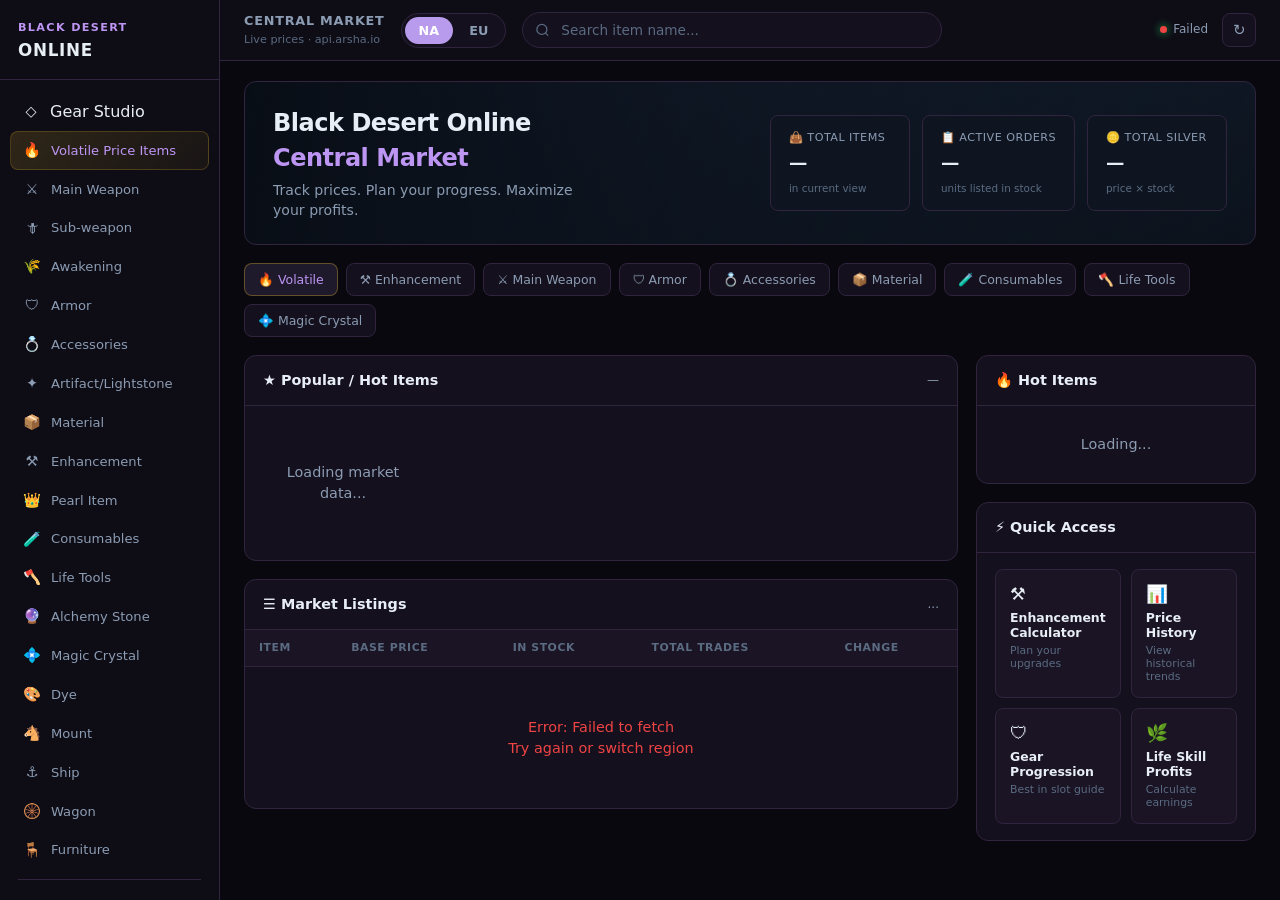
<file: versionbox/snapshots/bdo-market/4573c3ec0d9e/index.html>
<!DOCTYPE html>
<html lang="en">
<head>
  <meta charset="UTF-8">
  <meta name="viewport" content="width=device-width, initial-scale=1.0">
  <title>Black Desert Online · Central Market</title>
  <style>
    :root {
      --bg: #070b12; --bg-sidebar: #0a1018; --bg-card: #0f1620; --bg-card-hover: #141d2a;
      --bg-elevated: #121a25; --border: #1c2836; --border-light: #2a3a4d;
      --text: #e8eef6; --text-muted: #8b9cb3; --text-dim: #5a6b82;
      --accent: #c9a227; --accent-soft: rgba(201,162,39,0.12);
      --blue: #3b82f6; --blue-soft: rgba(59,130,246,0.15);
      --green: #22c55e; --green-soft: rgba(34,197,94,0.12);
      --red: #ef4444; --red-soft: rgba(239,68,68,0.12);
      --sidebar-w: 220px; --radius: 12px; --radius-sm: 8px;
    }
    * { box-sizing: border-box; margin: 0; padding: 0; }
    body { font-family: 'Segoe UI Variable', 'Segoe UI', system-ui, sans-serif; background: var(--bg); color: var(--text); min-height: 100vh; line-height: 1.45; overflow-x: hidden; }
    .shell { display: grid; grid-template-columns: var(--sidebar-w) 1fr; min-height: 100vh; }
    .sidebar { background: var(--bg-sidebar); border-right: 1px solid var(--border); display: flex; flex-direction: column; position: sticky; top: 0; height: 100vh; overflow-y: auto; }
    .sidebar-brand { padding: 20px 18px 16px; border-bottom: 1px solid var(--border); }
    .sidebar-brand .logo { font-size: 0.7rem; font-weight: 700; letter-spacing: 0.12em; color: var(--accent); text-transform: uppercase; }
    .sidebar-brand .logo span { display: block; font-size: 1.05rem; letter-spacing: 0.04em; color: var(--text); margin-top: 2px; }
    .nav { padding: 12px 10px; flex: 1; }
    .nav-item { display: flex; align-items: center; gap: 10px; padding: 8px 12px; border-radius: var(--radius-sm); color: var(--text-muted); font-size: 0.82rem; font-weight: 500; cursor: pointer; transition: all 0.15s; border: 1px solid transparent; user-select: none; }
    .nav-item:hover { background: var(--bg-card); color: var(--text); }
    .nav-item.active { background: linear-gradient(135deg, rgba(201,162,39,0.18), rgba(201,162,39,0.06)); color: var(--accent); border-color: rgba(201,162,39,0.25); }
    .nav-item .icon { width: 18px; text-align: center; font-size: 0.9rem; }
    .nav-sep { height: 1px; background: var(--border); margin: 10px 8px; }
    .sidebar-footer { padding: 16px; border-top: 1px solid var(--border); font-size: 0.72rem; color: var(--text-dim); line-height: 1.5; }
    .sidebar-footer strong { color: var(--accent); }
    .main { display: flex; flex-direction: column; min-width: 0; }
    .topbar { display: flex; align-items: center; gap: 16px; padding: 12px 24px; background: var(--bg-sidebar); border-bottom: 1px solid var(--border); position: sticky; top: 0; z-index: 20; }
    .topbar-title { font-size: 0.8rem; font-weight: 600; letter-spacing: 0.06em; color: var(--text-muted); text-transform: uppercase; white-space: nowrap; }
    .topbar-title small { display: block; font-size: 0.7rem; font-weight: 400; letter-spacing: 0; color: var(--text-dim); text-transform: none; margin-top: 1px; }
    .region-toggle { display: flex; background: var(--bg-card); border: 1px solid var(--border); border-radius: 999px; padding: 3px; gap: 2px; }
    .region-btn { padding: 6px 14px; border-radius: 999px; font-size: 0.8rem; font-weight: 600; color: var(--text-muted); background: transparent; border: none; cursor: pointer; font-family: inherit; }
    .region-btn.active { background: var(--blue); color: white; }
    .search-bar { flex: 1; max-width: 420px; position: relative; }
    .search-bar input { width: 100%; padding: 9px 14px 9px 38px; background: var(--bg-card); border: 1px solid var(--border); border-radius: 999px; color: var(--text); font-size: 0.85rem; font-family: inherit; outline: none; }
    .search-bar input:focus { border-color: var(--blue); box-shadow: 0 0 0 3px var(--blue-soft); }
    .search-bar input::placeholder { color: var(--text-dim); }
    .search-bar svg { position: absolute; left: 13px; top: 50%; transform: translateY(-50%); color: var(--text-dim); pointer-events: none; }
    .topbar-status { margin-left: auto; display: flex; align-items: center; gap: 14px; font-size: 0.75rem; color: var(--text-muted); white-space: nowrap; }
    .status-dot { display: inline-flex; align-items: center; gap: 6px; }
    .status-dot::before { content: ''; width: 7px; height: 7px; border-radius: 50%; background: var(--green); box-shadow: 0 0 8px var(--green); animation: pulse 2s ease-in-out infinite; }
    .status-dot.loading::before { background: var(--accent); }
    .status-dot.error::before { background: var(--red); animation: none; }
    @keyframes pulse { 0%,100%{opacity:1} 50%{opacity:0.45} }
    .icon-btn { width: 34px; height: 34px; border-radius: 8px; border: 1px solid var(--border); background: var(--bg-card); color: var(--text-muted); cursor: pointer; display: flex; align-items: center; justify-content: center; font-size: 0.95rem; }
    .icon-btn:hover { background: var(--bg-card-hover); color: var(--text); }
    .timer-badge { background: var(--accent); color: #111; font-size: 0.65rem; font-weight: 700; padding: 1px 6px; border-radius: 999px; margin-left: 6px; }
    .content { padding: 20px 24px 40px; display: flex; flex-direction: column; gap: 18px; }
    .view { display: none; }
    .view.active { display: flex; flex-direction: column; gap: 18px; }
    .hero { border-radius: var(--radius); overflow: hidden; min-height: 150px; background: linear-gradient(105deg, rgba(7,11,18,0.92) 0%, rgba(7,11,18,0.55) 45%, rgba(7,11,18,0.25) 100%), linear-gradient(160deg, #1a2a40 0%, #0d1520 100%); border: 1px solid var(--border); display: flex; align-items: center; justify-content: space-between; padding: 24px 28px; gap: 24px; }
    .hero-text h1 { font-size: 1.5rem; font-weight: 700; letter-spacing: -0.02em; margin-bottom: 4px; }
    .hero-text h1 span { color: var(--accent); }
    .hero-text p { color: var(--text-muted); font-size: 0.88rem; max-width: 320px; }
    .hero-stats { display: flex; gap: 12px; flex-wrap: wrap; }
    .hero-stat { background: rgba(15,22,32,0.85); border: 1px solid var(--border); border-radius: var(--radius-sm); padding: 14px 18px; min-width: 140px; cursor: pointer; transition: border-color 0.15s, transform 0.12s; }
    .hero-stat:hover { border-color: var(--border-light); transform: translateY(-2px); }
    .hero-stat .label { font-size: 0.7rem; color: var(--text-muted); text-transform: uppercase; letter-spacing: 0.04em; margin-bottom: 4px; }
    .hero-stat .value { font-size: 1.15rem; font-weight: 700; font-variant-numeric: tabular-nums; }
    .hero-stat .hint { font-size: 0.65rem; color: var(--text-dim); margin-top: 4px; }
    .cat-row { display: flex; flex-wrap: wrap; gap: 8px; }
    .cat-btn { display: flex; align-items: center; gap: 7px; padding: 8px 13px; border-radius: var(--radius-sm); background: var(--bg-card); border: 1px solid var(--border); color: var(--text-muted); font-size: 0.78rem; font-weight: 500; font-family: inherit; cursor: pointer; transition: all 0.15s; }
    .cat-btn:hover { border-color: var(--border-light); color: var(--text); background: var(--bg-card-hover); }
    .cat-btn.active { background: var(--accent-soft); border-color: rgba(201,162,39,0.4); color: var(--accent); }
    .grid-main { display: grid; grid-template-columns: 1fr 280px; gap: 18px; align-items: start; }
    @media (max-width: 1100px) { .grid-main { grid-template-columns: 1fr; } .shell { grid-template-columns: 1fr; } .sidebar { display: none; } }
    .card { background: var(--bg-card); border: 1px solid var(--border); border-radius: var(--radius); overflow: hidden; }
    .card-head { display: flex; align-items: center; justify-content: space-between; padding: 14px 18px; border-bottom: 1px solid var(--border); }
    .card-head h2 { font-size: 0.9rem; font-weight: 600; }
    .card-head .meta { font-size: 0.75rem; color: var(--text-muted); }
    .card-body { padding: 16px 18px; }
    .left-col, .right-col { display: flex; flex-direction: column; gap: 18px; min-width: 0; }
    .popular-grid { display: grid; grid-template-columns: repeat(auto-fill, minmax(130px, 1fr)); gap: 12px; }
    .pop-item { background: var(--bg-elevated); border: 1px solid var(--border); border-radius: var(--radius-sm); padding: 14px 12px; text-align: center; transition: border-color 0.15s, transform 0.12s; cursor: pointer; }
    .pop-item:hover { border-color: var(--border-light); transform: translateY(-2px); }
    .pop-icon { width: 44px; height: 44px; margin: 0 auto 10px; border-radius: 10px; background: linear-gradient(145deg, #1a2535, #0d1520); border: 1px solid var(--border); display: flex; align-items: center; justify-content: center; font-size: 1.2rem; }
    .pop-name { font-size: 0.72rem; font-weight: 500; color: var(--text-muted); margin-bottom: 6px; white-space: nowrap; overflow: hidden; text-overflow: ellipsis; }
    .pop-price { font-size: 0.82rem; font-weight: 700; font-variant-numeric: tabular-nums; margin-bottom: 4px; }
    .pop-change { font-size: 0.7rem; font-weight: 600; }
    .up { color: var(--green); } .down { color: var(--red); } .flat { color: var(--text-dim); }
    .table-wrap { overflow-x: auto; max-height: 520px; overflow-y: auto; }
    table { width: 100%; border-collapse: collapse; font-size: 0.82rem; }
    th { text-align: left; padding: 10px 14px; font-size: 0.68rem; font-weight: 600; text-transform: uppercase; letter-spacing: 0.05em; color: var(--text-dim); background: var(--bg-elevated); border-bottom: 1px solid var(--border); white-space: nowrap; position: sticky; top: 0; z-index: 1; }
    td { padding: 10px 14px; border-bottom: 1px solid var(--border); vertical-align: middle; }
    tr:last-child td { border-bottom: none; }
    tbody tr:hover { background: var(--bg-card-hover); }
    .item-row { display: flex; align-items: center; gap: 10px; }
    .item-row .ico { width: 28px; height: 28px; border-radius: 6px; background: linear-gradient(145deg, #1a2535, #0d1520); border: 1px solid var(--border); display: flex; align-items: center; justify-content: center; font-size: 0.8rem; flex-shrink: 0; }
    .price-cell { font-weight: 600; font-variant-numeric: tabular-nums; }
    .stock-ok { color: var(--green); } .stock-low { color: var(--red); } .stock-none { color: var(--text-dim); }
    .change-pill { display: inline-block; padding: 2px 7px; border-radius: 5px; font-size: 0.72rem; font-weight: 600; font-variant-numeric: tabular-nums; }
    .change-pill.up { background: var(--green-soft); color: var(--green); }
    .change-pill.down { background: var(--red-soft); color: var(--red); }
    .change-pill.flat { background: rgba(90,107,130,0.15); color: var(--text-dim); }
    .hot-list { display: flex; flex-direction: column; gap: 2px; }
    .hot-row { display: flex; align-items: center; gap: 10px; padding: 9px 10px; border-radius: var(--radius-sm); cursor: pointer; }
    .hot-row:hover { background: var(--bg-card-hover); }
    .hot-row .ico { width: 28px; height: 28px; border-radius: 6px; background: linear-gradient(145deg, #1a2535, #0d1520); border: 1px solid var(--border); display: flex; align-items: center; justify-content: center; font-size: 0.8rem; flex-shrink: 0; }
    .hot-row .info { flex: 1; min-width: 0; }
    .hot-row .name { font-size: 0.78rem; font-weight: 500; white-space: nowrap; overflow: hidden; text-overflow: ellipsis; }
    .hot-row .meta { font-size: 0.68rem; color: var(--text-dim); font-variant-numeric: tabular-nums; }
    .hot-row .chg { font-size: 0.72rem; font-weight: 600; white-space: nowrap; }
    .qa-grid { display: grid; grid-template-columns: 1fr 1fr; gap: 10px; }
    .qa-btn { display: flex; flex-direction: column; align-items: flex-start; gap: 4px; padding: 14px; background: var(--bg-elevated); border: 1px solid var(--border); border-radius: var(--radius-sm); cursor: pointer; transition: all 0.15s; text-align: left; font-family: inherit; color: var(--text); }
    .qa-btn:hover { border-color: var(--accent); background: var(--bg-card-hover); }
    .qa-btn .qa-icon { font-size: 1.1rem; margin-bottom: 2px; }
    .qa-btn .qa-title { font-size: 0.78rem; font-weight: 600; }
    .qa-btn .qa-desc { font-size: 0.68rem; color: var(--text-dim); }
    .loading-msg, .error-msg { padding: 40px 20px; text-align: center; color: var(--text-muted); font-size: 0.9rem; }
    .error-msg { color: var(--red); }
    .flash { animation: flashBg 0.55s ease; }
    @keyframes flashBg { 0% { background: rgba(59,130,246,0.12); } 100% { background: transparent; } }

    .modal-overlay { display: none; position: fixed; inset: 0; background: rgba(0,0,0,0.65); z-index: 100; align-items: center; justify-content: center; padding: 20px; }
    .modal-overlay.open { display: flex; }
    .modal { background: var(--bg-card); border: 1px solid var(--border); border-radius: var(--radius); max-width: 580px; width: 100%; max-height: 85vh; overflow-y: auto; box-shadow: 0 20px 60px rgba(0,0,0,0.5); }
    .modal-head { display: flex; align-items: center; justify-content: space-between; padding: 16px 20px; border-bottom: 1px solid var(--border); position: sticky; top: 0; background: var(--bg-card); z-index: 1; }
    .modal-head h3 { font-size: 1rem; font-weight: 600; }
    .modal-close { background: none; border: none; color: var(--text-muted); font-size: 1.3rem; cursor: pointer; padding: 4px 8px; }
    .modal-close:hover { color: var(--text); }
    .modal-body { padding: 20px; }
    .modal-row { display: flex; align-items: center; justify-content: space-between; gap: 12px; padding: 10px 0; border-bottom: 1px solid var(--border); }
    .modal-row:last-child { border-bottom: none; }
    .modal-row input[type="number"] { width: 90px; padding: 6px 10px; background: var(--bg-elevated); border: 1px solid var(--border); border-radius: 6px; color: var(--text); font-family: inherit; font-size: 0.85rem; }
    .modal-total { margin-top: 16px; padding: 14px; background: var(--bg-elevated); border-radius: var(--radius-sm); border: 1px solid var(--border); display: flex; justify-content: space-between; align-items: center; }
    .modal-total .label { color: var(--text-muted); font-size: 0.85rem; }
    .modal-total .val { font-size: 1.2rem; font-weight: 700; color: var(--accent); font-variant-numeric: tabular-nums; }
    .modal-note { font-size: 0.75rem; color: var(--text-dim); margin-top: 12px; line-height: 1.5; }

    .craft-layout { display: grid; grid-template-columns: 1fr 1fr; gap: 18px; }
    @media (max-width: 900px) { .craft-layout { grid-template-columns: 1fr; } }
    .recipe-list { display: flex; flex-direction: column; gap: 8px; max-height: 520px; overflow-y: auto; }
    .recipe-card {
      display: flex; align-items: flex-start; gap: 12px; padding: 12px 14px;
      background: var(--bg-elevated); border: 1px solid var(--border); border-radius: var(--radius-sm);
      cursor: pointer; transition: all 0.15s; text-align: left; font-family: inherit; color: var(--text); width: 100%;
    }
    .recipe-card:hover { border-color: var(--border-light); }
    .recipe-card.selected { border-color: var(--accent); background: var(--accent-soft); }
    .recipe-card .rtype { font-size: 0.65rem; text-transform: uppercase; letter-spacing: 0.05em; color: var(--text-dim); margin-bottom: 2px; }
    .recipe-card .rname { font-size: 0.85rem; font-weight: 600; }
    .recipe-card .rmats { font-size: 0.72rem; color: var(--text-muted); margin-top: 4px; }
    .recipe-card .rsell { font-size: 0.78rem; font-weight: 600; color: var(--accent); margin-left: auto; white-space: nowrap; }
    .craft-detail h3 { font-size: 1rem; margin-bottom: 12px; }
    .craft-detail .mat-row { display: flex; justify-content: space-between; padding: 8px 0; border-bottom: 1px solid var(--border); font-size: 0.85rem; }
    .craft-amount { display: flex; align-items: center; gap: 12px; margin: 16px 0; flex-wrap: wrap; }
    .craft-amount label { font-size: 0.85rem; color: var(--text-muted); }
    .craft-amount input { width: 100px; padding: 8px 12px; background: var(--bg-elevated); border: 1px solid var(--border); border-radius: 8px; color: var(--text); font-size: 1rem; font-family: inherit; font-weight: 600; }
    .craft-summary { background: var(--bg-elevated); border: 1px solid var(--border); border-radius: var(--radius-sm); padding: 16px; margin-top: 8px; }
    .craft-summary .row { display: flex; justify-content: space-between; padding: 6px 0; font-size: 0.88rem; }
    .craft-summary .row.total { border-top: 1px solid var(--border); margin-top: 8px; padding-top: 12px; font-weight: 700; font-size: 1rem; }
    .craft-summary .profit { color: var(--green); }
    .craft-summary .loss { color: var(--red); }
    .badge-alc { background: rgba(139,92,246,0.15); color: #a78bfa; font-size: 0.65rem; padding: 2px 6px; border-radius: 4px; }
    .badge-cook { background: rgba(251,146,60,0.15); color: #fb923c; font-size: 0.65rem; padding: 2px 6px; border-radius: 4px; }
    .btn-primary {
      display: inline-flex; align-items: center; justify-content: center; gap: 8px;
      padding: 12px 20px; background: linear-gradient(135deg, #c9a227, #a8841a); color: #111;
      border: none; border-radius: 8px; font-weight: 700; font-size: 0.9rem; font-family: inherit;
      cursor: pointer; margin-top: 14px; width: 100%; transition: filter 0.15s, transform 0.1s;
    }
    .btn-primary:hover { filter: brightness(1.08); }
    .btn-primary:active { transform: scale(0.98); }
    .btn-primary:disabled { opacity: 0.5; cursor: not-allowed; filter: none; }
    .btn-danger {
      padding: 6px 12px; background: var(--red-soft); color: var(--red); border: 1px solid rgba(239,68,68,0.3);
      border-radius: 6px; font-size: 0.75rem; font-weight: 600; font-family: inherit; cursor: pointer;
    }
    .btn-danger:hover { background: rgba(239,68,68,0.25); }
    .timer-card {
      background: var(--bg-elevated); border: 1px solid var(--border); border-radius: var(--radius-sm);
      padding: 14px 16px; margin-bottom: 10px;
    }
    .timer-card.running { border-color: rgba(201,162,39,0.45); box-shadow: 0 0 0 1px rgba(201,162,39,0.15); }
    .timer-card.done { border-color: rgba(34,197,94,0.45); }
    .timer-card .tname { font-weight: 600; font-size: 0.9rem; margin-bottom: 4px; }
    .timer-card .tmeta { font-size: 0.75rem; color: var(--text-muted); margin-bottom: 10px; }
    .timer-bar { height: 8px; background: var(--border); border-radius: 999px; overflow: hidden; margin-bottom: 8px; }
    .timer-bar > div { height: 100%; background: linear-gradient(90deg, var(--accent), #e8c84a); border-radius: 999px; transition: width 0.4s linear; }
    .timer-card.done .timer-bar > div { background: var(--green); width: 100% !important; }
    .timer-countdown { font-size: 1.4rem; font-weight: 700; font-variant-numeric: tabular-nums; letter-spacing: 0.04em; }
    .timer-actions { display: flex; gap: 8px; margin-top: 10px; align-items: center; }
    .toast-wrap { position: fixed; bottom: 24px; right: 24px; z-index: 200; display: flex; flex-direction: column; gap: 10px; max-width: 340px; }
    .toast {
      background: var(--bg-card); border: 1px solid var(--border); border-left: 4px solid var(--accent);
      border-radius: 10px; padding: 14px 16px; box-shadow: 0 12px 40px rgba(0,0,0,0.45);
      animation: toastIn 0.3s ease; font-size: 0.88rem;
    }
    .toast.success { border-left-color: var(--green); }
    .toast strong { display: block; margin-bottom: 4px; }
    @keyframes toastIn { from { opacity: 0; transform: translateY(12px); } to { opacity: 1; transform: none; } }
    @keyframes toastPop {
      0% { opacity: 0; transform: translateY(24px) scale(0.9); }
      40% { opacity: 1; transform: translateY(-6px) scale(1.04); }
      70% { transform: translateY(0) scale(1); }
      100% { opacity: 1; transform: none; }
    }
    @keyframes pulseGlow {
      0%, 100% { box-shadow: 0 12px 40px rgba(0,0,0,0.45), 0 0 0 0 rgba(34,197,94,0.4); }
      50% { box-shadow: 0 12px 40px rgba(0,0,0,0.45), 0 0 0 10px rgba(34,197,94,0); }
    }
    .toast.done-pop {
      border-left-color: var(--green);
      animation: toastPop 0.55s ease, pulseGlow 1.2s ease 0.5s 3;
      cursor: pointer;
      max-width: 380px;
    }
    .toast.done-pop strong { color: var(--green); font-size: 1rem; }
    .tool-size-row { display: flex; flex-wrap: wrap; gap: 10px 16px; margin: 10px 0 4px; font-size: 0.8rem; color: var(--text-muted); }
    .tool-size-row label { display: flex; align-items: center; gap: 6px; cursor: pointer; }
    .tool-size-row input { accent-color: var(--accent); }

    .sec-hint { font-size: 0.72rem; color: var(--text-dim); margin-top: 6px; }

    .dur-grid { display: grid; grid-template-columns: 1fr 1fr; gap: 12px; margin: 12px 0; }
    .dur-field label { display: block; font-size: 0.72rem; color: var(--text-muted); margin-bottom: 4px; text-transform: uppercase; letter-spacing: 0.04em; }
    .dur-field input { width: 100%; padding: 8px 12px; background: var(--bg-elevated); border: 1px solid var(--border); border-radius: 8px; color: var(--text); font-size: 1rem; font-family: inherit; font-weight: 600; }
    .dur-field input:focus { outline: none; border-color: var(--blue); }
    .btn-secondary {
      display: inline-flex; align-items: center; justify-content: center; gap: 8px;
      padding: 10px 16px; background: var(--bg-elevated); color: var(--text);
      border: 1px solid var(--border); border-radius: 8px; font-weight: 600; font-size: 0.85rem; font-family: inherit;
      cursor: pointer; transition: border-color 0.15s, background 0.15s;
    }
    .btn-secondary:hover { border-color: var(--border-light); background: var(--bg-card-hover); }
    .btn-secondary:disabled { opacity: 0.5; cursor: not-allowed; }
    .ocr-status { font-size: 0.78rem; color: var(--text-muted); margin-top: 8px; min-height: 1.2em; }
    .ocr-status.ok { color: var(--green); }
    .ocr-status.err { color: var(--red); }
    .ocr-drop {
      border: 1px dashed var(--border-light); border-radius: var(--radius-sm);
      padding: 16px; text-align: center; color: var(--text-dim); font-size: 0.82rem;
      margin: 10px 0; cursor: pointer; transition: border-color 0.15s, background 0.15s;
    }
    .ocr-drop:hover, .ocr-drop.drag { border-color: var(--accent); background: var(--accent-soft); color: var(--text-muted); }
    .ocr-drop input { display: none; }
    .recipe-card.dur-recipe { border-color: rgba(59,130,246,0.35); }
    .recipe-card.dur-recipe.selected { border-color: var(--blue); background: var(--blue-soft); }
    .bulk-row { display: flex; gap: 10px; flex-wrap: wrap; align-items: flex-end; margin: 12px 0; }
    .bulk-row .dur-field { flex: 1; min-width: 120px; }
    .progress-wrap { margin-top: 12px; }
    .progress-bar-bg { height: 10px; background: var(--border); border-radius: 999px; overflow: hidden; }
    .progress-bar-bg > div { height: 100%; background: linear-gradient(90deg, var(--blue), #60a5fa); border-radius: 999px; transition: width 0.3s; }
    .progress-labels { display: flex; justify-content: space-between; font-size: 0.75rem; color: var(--text-muted); margin-top: 6px; }
    .timer-card .dura-live { font-size: 1.8rem; font-weight: 700; color: var(--accent); font-variant-numeric: tabular-nums; letter-spacing: 0.02em; }
    .bridge-pill { display: inline-block; font-size: 0.65rem; padding: 2px 8px; border-radius: 999px; margin-left: 8px; }
    .bridge-pill.on { background: var(--green-soft); color: var(--green); }
    .bridge-pill.off { background: rgba(90,107,130,0.2); color: var(--text-dim); }
    .badge-dur { background: rgba(59,130,246,0.15); color: #60a5fa; font-size: 0.65rem; padding: 2px 6px; border-radius: 4px; }
    .share-prep-actions { display: flex; gap: 10px; margin-top: 18px; flex-wrap: wrap; justify-content: center; }
    .share-prep-actions button { min-width: 140px; }
    .countdown-overlay {
      position: fixed; inset: 0; z-index: 300; background: rgba(0,0,0,0.75);
      display: flex; flex-direction: column; align-items: center; justify-content: center;
      color: var(--text); font-size: 1.1rem;
    }
    .countdown-overlay .count {
      font-size: 5rem; font-weight: 700; color: var(--accent); line-height: 1;
      font-variant-numeric: tabular-nums; margin: 12px 0;
    }
    .countdown-overlay .hint { color: var(--text-muted); font-size: 0.9rem; max-width: 320px; text-align: center; }


    /* Research & community intelligence lab */
    .intel-grid{display:grid;grid-template-columns:repeat(2,minmax(0,1fr));gap:16px;align-items:start}
    .intel-full{grid-column:1/-1}
    .intel-kpis{display:grid;grid-template-columns:repeat(4,minmax(0,1fr));gap:10px}
    .intel-kpi{background:var(--bg-card);border:1px solid var(--border);border-radius:10px;padding:14px}
    .intel-kpi small{display:block;color:var(--text-muted);font-size:.68rem;text-transform:uppercase;letter-spacing:.05em}
    .intel-kpi strong{display:block;font-size:1.22rem;margin-top:5px;font-variant-numeric:tabular-nums}
    .intel-kpi span{display:block;color:var(--text-dim);font-size:.68rem;margin-top:4px}
    .intel-form{display:grid;grid-template-columns:repeat(2,minmax(0,1fr));gap:10px}
    .intel-field{display:flex;flex-direction:column;gap:5px;min-width:0}
    .intel-field.full{grid-column:1/-1}
    .intel-field label{font-size:.72rem;color:var(--text-muted)}
    .intel-field input,.intel-field select,.intel-field textarea{width:100%;padding:9px 10px;border-radius:7px;border:1px solid var(--border-light);background:#0a111a;color:var(--text);font:inherit;font-size:.8rem;min-width:0}
    .intel-field textarea{min-height:70px;resize:vertical}
    .intel-actions{display:flex;gap:8px;flex-wrap:wrap;margin-top:12px}
    .intel-btn{border:1px solid var(--border-light);background:#162232;color:var(--text);padding:8px 11px;border-radius:7px;font:600 .76rem Inter,system-ui,sans-serif;cursor:pointer}
    .intel-btn.primary{background:var(--accent);border-color:var(--accent);color:#15120a}
    .intel-btn.danger{border-color:#65323a;color:#ff9ca5;background:#26151a}
    .intel-note{font-size:.72rem;line-height:1.55;color:var(--text-muted);padding:10px 12px;border:1px dashed var(--border-light);border-radius:8px;background:rgba(255,255,255,.015)}
    .intel-table-wrap{overflow:auto;max-height:340px}
    .intel-table{width:100%;border-collapse:collapse;white-space:nowrap}
    .intel-table th,.intel-table td{padding:9px 10px;text-align:left;border-bottom:1px solid var(--border);font-size:.72rem}
    .intel-table th{position:sticky;top:0;background:#101925;color:var(--text-muted);font-size:.64rem;text-transform:uppercase;z-index:1}
    .intel-empty{color:var(--text-dim);font-size:.78rem;padding:18px;text-align:center}
    .intel-pill{display:inline-block;padding:3px 7px;border-radius:99px;background:var(--blue-soft);color:#91bdff;font-size:.65rem}
    .intel-pill.good{background:var(--green-soft);color:#7de7a1}.intel-pill.warn{background:var(--accent-soft);color:#e6ca65}
    .intel-meter{height:7px;background:#1a2634;border-radius:99px;overflow:hidden;margin-top:8px}.intel-meter span{display:block;height:100%;background:linear-gradient(90deg,#2c83e8,#43d7a4)}
    .intel-tabs{display:flex;gap:7px;flex-wrap:wrap}.intel-tabs button{padding:7px 10px;border-radius:7px;border:1px solid var(--border);background:var(--bg-card);color:var(--text-muted);cursor:pointer;font-size:.73rem}.intel-tabs button.active{color:var(--accent);border-color:rgba(201,162,39,.45);background:var(--accent-soft)}
    @media(max-width:900px){.intel-grid{grid-template-columns:1fr}.intel-kpis{grid-template-columns:repeat(2,minmax(0,1fr))}}
    @media(max-width:540px){.intel-form{grid-template-columns:1fr}.intel-field.full{grid-column:auto}.intel-kpis{grid-template-columns:repeat(2,minmax(0,1fr))}}


    /* Vision: a compact, accessible live session surface. */
    #viewCraft .hero-text p{max-width:650px}
    .vision-summary{background:linear-gradient(125deg,#171020,#0e111a);border-color:#342840}
    .vision-summary .card-head{gap:16px;align-items:flex-start}
    .vision-summary .card-head h2{flex:0 0 auto}
    .vision-summary .card-head .meta{white-space:normal;text-align:right;max-width:65%;line-height:1.5}
    .vision-summary-grid{display:grid;grid-template-columns:1.2fr 1fr;gap:24px;align-items:center;margin:0 0 12px}
    .vision-eyebrow{font-size:.64rem;font-weight:700;letter-spacing:.12em;color:#b8a1cf}
    #visionLootSilver{font-size:clamp(1.2rem,2.8vw,1.8rem);font-weight:750;color:#e3c8ff;line-height:1.35;margin-top:8px;font-variant-numeric:tabular-nums}
    #visionLootCounts{color:#c4bdd2;font-size:.83rem;line-height:1.8}
    #visionLootCoverage{font-size:.75rem;line-height:1.6;color:#bfafcf}
    .vision-records{margin-top:12px;border-top:1px solid #302536;padding-top:10px}
    .vision-records summary,.vision-formula summary{cursor:pointer;color:#cdaeff;font-size:.76rem;padding:7px 0;font-weight:600}
    .vision-records-scroll{max-height:260px;overflow:auto;margin-top:10px}
    .vision-records th{position:sticky;top:0;background:#17131f;z-index:1}
    .vision-records .cat-btn{padding:6px 8px;text-align:left;white-space:normal}
    .vision-footnote{font-size:.7rem;color:#a99ab8;line-height:1.6;margin-top:12px}
    #activeTimersBody{display:grid;grid-template-columns:repeat(auto-fit,minmax(min(100%,450px),1fr));gap:16px}
    #activeTimersBody .timer-card{margin:0;padding:20px;border-radius:14px;background:linear-gradient(140deg,#181222,#10121b);border:1px solid #3b2c4b;min-width:0}
    #activeTimersBody .tname{color:#f0e5ff;font-size:1rem;line-height:1.4}
    #activeTimersBody .tmeta{line-height:1.7;color:#b9acc6;font-size:.75rem}
    #activeTimersBody .timer-bar>div{background:linear-gradient(90deg,#7044c5,#bd92ff)}
    .vision-earnings{border-top:1px solid #392c47;padding-top:16px;margin-top:16px}
    .vision-earnings.optional{color:#bcabc9;font-size:.78rem}.vision-earnings.optional p{font-size:.72rem;line-height:1.6;margin-top:7px}
    .vision-earnings-head{display:flex;gap:10px;justify-content:space-between;align-items:flex-start;color:#a396b5;font-size:.66rem;line-height:1.5}
    .vision-state{border-radius:6px;padding:4px 7px;max-width:80%;background:#2a2233;color:#dac4f0}
    .vision-state.observing{background:#143428;color:#9de5bc}.vision-state.paused{background:#372c21;color:#eecb94}
    .vision-metrics{display:grid;grid-template-columns:1fr 1fr;gap:16px;margin-top:15px}
    .vision-metrics>div{min-width:0}.vision-metrics span{font-size:.6rem;letter-spacing:.08em;color:#b6a4c7;display:block}
    .vision-metrics strong{font-size:clamp(1.1rem,2.2vw,1.6rem);line-height:1.4;display:block;color:#ecd9ff;margin:6px 0 2px;word-break:break-word;font-variant-numeric:tabular-nums}
    .vision-metrics small{font-size:.65rem;color:#b5aac2;line-height:1.6;display:block}
    .vision-coverage{height:4px;background:#302637;border-radius:4px;overflow:hidden;margin-top:15px}.vision-coverage span{display:block;height:100%;background:#aa83e6}
    .vision-earnings-note{font-size:.68rem;line-height:1.7;color:#b6aac2;margin-top:8px}
    .vision-formula{margin-top:8px}.vision-formula p{font-size:.7rem;line-height:1.7;color:#baafc8;margin-top:8px}
    #viewCraft button:focus-visible,.vision-formula summary:focus-visible,.vision-records summary:focus-visible{outline:2px solid #c59aff;outline-offset:3px}
    @media(max-width:600px){.vision-summary-grid{grid-template-columns:1fr;gap:12px}.vision-summary .card-head{display:block}.vision-summary .card-head .meta{display:block;text-align:left;max-width:none;margin-top:8px}.vision-metrics{grid-template-columns:1fr;gap:12px}#activeTimersBody .timer-card{padding:15px}.vision-summary .card-body{padding:16px}.vision-records table{min-width:640px}}
    @media(prefers-reduced-motion:reduce){.status-dot::before{animation:none}*{scroll-behavior:auto!important}}


    .vision-grind-hero{background:radial-gradient(ellipse at 90% 20%,#35204e 0%,transparent 60%),#100d18;border-color:#38284a;min-height:160px}
    .vision-grind-hero .hero-text p{max-width:750px;margin-top:8px}.vision-grind-hero h1{margin-top:12px}
    .vision-grind-hero h1 span{color:#d3b1ff}
    .vision-grind-fields{display:grid;grid-template-columns:1.2fr 1.2fr 90px;gap:16px}
    .vision-grind-fields label{font-size:.73rem;color:#c4b6d3;font-weight:600}
    .vision-grind-fields input{display:block;width:100%;background:#17121f;border:1px solid #3e3050;padding:11px 12px;color:#f1e5ff;border-radius:8px;font:inherit;margin-top:7px;outline:none}
    .vision-grind-fields input:focus{border-color:#be8dff;box-shadow:0 0 0 3px #a06ae020}
    .vision-grind-actions{display:flex;gap:12px;flex-wrap:wrap;margin-top:18px}.vision-grind-actions .btn-primary{background:#8455cf;color:#fff;border:1px solid #a477e4;border-radius:8px;padding:10px 20px;font-family:inherit;font-weight:600;font-size:.8rem;cursor:pointer}
    .vision-grind-actions button:disabled{opacity:.5;cursor:default}
    .vision-grind-metrics{display:grid;grid-template-columns:repeat(4,minmax(0,1fr));gap:14px}.vision-grind-metrics .card{padding:20px;background:linear-gradient(135deg,#1a1325,#10121b);border-color:#3a2b49}
    .vision-grind-metrics span{font-size:.62rem;letter-spacing:.08em;color:#baa7cc;display:block}.vision-grind-metrics strong{font-size:clamp(1.15rem,2.6vw,1.8rem);color:#e6caff;display:block;line-height:1.4;margin:10px 0 6px;font-variant-numeric:tabular-nums;word-break:break-word}.vision-grind-metrics small{font-size:.67rem;color:#b4a6c2;line-height:1.6;display:block}
    .vision-pursuit{border-color:#4d365f;background:linear-gradient(100deg,#1d1428,#11131c)}.vision-goal-track{height:7px;border-radius:7px;overflow:hidden;background:#33253f;margin:16px 0}.vision-goal-track span{height:100%;display:block;background:linear-gradient(90deg,#8155c8,#d2a8ff);max-width:100%}
    .vision-grind-columns{display:grid;grid-template-columns:1.1fr 1fr;gap:16px}.vision-pulse{height:110px;display:flex;gap:4px;align-items:flex-end;border-bottom:1px solid #473253;padding-top:20px}.vision-pulse span{flex:1;border-radius:3px 3px 0 0;background:linear-gradient(0deg,#6c3caf,#bd8eea);min-width:2px}
    #visionGrindFeed{max-height:245px;overflow:auto}.vision-drop{display:grid;grid-template-columns:1fr auto;gap:6px 14px;padding:10px 0;border-bottom:1px solid var(--border);font-size:.78rem}.vision-drop strong{color:#dbc0ff}.vision-drop small{grid-column:1/-1;font-size:.65rem;color:#9f91b2}
    .vision-history-scroll{overflow:auto;max-height:360px}.vision-history-scroll table{min-width:760px}.vision-grind-formula{padding:17px 22px;color:#b7a9c6}.vision-grind-formula summary{cursor:pointer;color:#d5b4ff;font-size:.8rem}.vision-grind-formula p{font-size:.75rem;line-height:1.8;margin-top:12px}
    @media(max-width:1000px){.vision-grind-metrics{grid-template-columns:repeat(2,minmax(0,1fr))}.vision-grind-columns{grid-template-columns:1fr}}
    @media(max-width:600px){.vision-grind-fields{grid-template-columns:1fr}.vision-grind-metrics{gap:10px}.vision-grind-metrics .card{padding:14px}.vision-grind-hero{padding:20px}}

  .vision-recap-dialog{margin:auto;width:min(1000px,94vw);max-height:94vh;overflow:auto;background:#12101b;color:#ecdfff;border:1px solid #61447d;border-radius:16px;padding:20px}.vision-recap-dialog::backdrop{background:#04030adb;backdrop-filter:blur(5px)}.vision-recap-dialog h2{font-size:1rem;margin:0 0 14px}.vision-recap-dialog img{display:block;width:auto;height:auto;max-width:100%;max-height:65vh;margin:auto;object-fit:contain;border-radius:10px}
  #visionCraftingLoot[hidden]{display:none!important}
.studio-eyebrow{font-size:.68rem;letter-spacing:.12em;color:#c6a2ff;font-weight:700;margin:8px 0}.studio-muted{font-size:.77rem;line-height:1.65;color:#b2a5bf;margin:10px 0}.studio-fields{display:grid;grid-template-columns:repeat(2,minmax(0,1fr));gap:14px;margin:18px 0}.studio-field{display:grid;gap:7px;color:#c4b4d5;font-size:.75rem}.studio-field input,.studio-materials input[type=number]{width:100%;min-width:0;padding:10px;border:1px solid #49355d;border-radius:8px;background:#15101e;color:#f3eafa;font:inherit}.studio-check{display:flex;align-items:center;gap:9px;font-size:.82rem;line-height:1.5}.studio-check input{accent-color:#b488f4}.studio-kpis{display:grid;grid-template-columns:repeat(2,minmax(0,1fr));gap:12px;margin:20px 0}.studio-kpis>div{background:linear-gradient(140deg,#251a34,#15121e);border:1px solid #443154;border-radius:12px;padding:16px;min-width:0}.studio-kpis small,.studio-kpis span{display:block;color:#bbaccb;font-size:.67rem;line-height:1.5}.studio-kpis strong{display:block;font-size:clamp(1.1rem,2vw,1.65rem);font-variant-numeric:tabular-nums;color:#f4e9ff;margin:7px 0;overflow-wrap:anywhere}.studio-waterfall{display:grid;gap:9px;margin:18px 0}.studio-waterfall>div{display:grid;grid-template-columns:95px 1fr 100px;align-items:center;gap:10px;font-size:.75rem}.studio-waterfall i{display:block;height:9px;border-radius:3px}.studio-waterfall b{text-align:right;font-variant-numeric:tabular-nums}.studio-table-wrap{overflow:auto}.studio-materials table{width:100%;font-size:.76rem;border-collapse:collapse;margin:12px 0}.studio-materials th,.studio-materials td{padding:10px 7px;text-align:left;border-bottom:1px solid #35253f}.studio-materials input[type=number]{max-width:100px}.studio-materials th{font-size:.65rem;color:#c7b4d9}.studio-actions{display:flex;gap:10px;flex-wrap:wrap;margin-top:20px}.studio-actions button{flex:1;min-width:135px;margin:0}.studio-warning{padding:12px;border:1px solid #7d6343;border-radius:8px;color:#ebcd92;font-size:.78rem}.studio-good{color:#95dcbd;font-size:.76rem}.studio-live{border-top:1px solid #443154;padding-top:16px;margin-top:16px}.studio-chart{width:100%;height:100px;display:block;margin:12px 0}.studio-milestone{display:grid;gap:8px;font-size:.76rem;color:#c8b4db}.studio-milestone span{font-variant-numeric:tabular-nums}.studio-milestone progress{width:100%;height:8px;accent-color:#b893f2}.studio-forecast{display:grid;gap:6px;background:#21192d;border:1px dashed #a078ca;padding:12px;border-radius:9px;font-size:.78rem}.studio-forecast small{line-height:1.6;color:#c7b5d9}.studio-queue-row,.studio-contribution{display:flex;gap:12px;align-items:center;justify-content:space-between;border-bottom:1px solid #392946;padding:12px 0;font-size:.77rem}.studio-queue-row small{display:block;color:#baa8ce;margin-top:5px}.studio-queue-row button{width:auto;margin:0}.studio-contribution span{overflow-wrap:anywhere}.studio-live details,.studio-materials, #craftDetail>details{font-size:.77rem;line-height:1.7;margin:14px 0}#craftDetail input:focus-visible,#craftDetail button:focus-visible{outline:2px solid #d7b6ff;outline-offset:3px}@media(max-width:520px){.studio-fields,.studio-kpis{grid-template-columns:1fr}.studio-queue-row{flex-wrap:wrap}.studio-waterfall>div{grid-template-columns:75px 1fr 80px}}@media(prefers-reduced-motion:reduce){.timer-bar>div{transition:none!important}}

:root{--bg:#09080f;--bg-sidebar:#0e0c15;--bg-card:#14101d;--bg-card-hover:#1d1728;--bg-elevated:#1a1424;--border:#30243e;--border-light:#49365c;--accent:#bd95f3;--accent-soft:rgba(189,149,243,.12);--blue:#b89bec;--blue-soft:rgba(184,155,236,.12)}

.studio-actions .btn-primary{background:linear-gradient(110deg,#9761df,#c69af6);color:#170d21;box-shadow:0 4px 16px #07040a66}.studio-actions .btn-primary:hover{background:linear-gradient(110deg,#ad7aeb,#d3b2ff)}.craft-layout{align-items:start;grid-template-columns:minmax(240px,.7fr) minmax(0,1.3fr)}@media(max-width:900px){.craft-layout{grid-template-columns:1fr}}.timer-card,.studio-live{scroll-margin-top:105px}

</style>

</head>
<body>
  <div class="shell">
    <aside class="sidebar">
      <div class="sidebar-brand"><div class="logo">Black Desert<span>ONLINE</span></div></div>
      <nav class="nav" id="sidebarNav">
        <div class="nav-item active" data-view="market" data-cat="hot"><span class="icon">🔥</span> Volatile Price Items</div>
        <div class="nav-item" data-view="market" data-cat="1"><span class="icon">⚔</span> Main Weapon</div>
        <div class="nav-item" data-view="market" data-cat="5"><span class="icon">🗡</span> Sub-weapon</div>
        <div class="nav-item" data-view="market" data-cat="10"><span class="icon">🌾</span> Awakening</div>
        <div class="nav-item" data-view="market" data-cat="15"><span class="icon">🛡</span> Armor</div>
        <div class="nav-item" data-view="market" data-cat="20"><span class="icon">💍</span> Accessories</div>
        <div class="nav-item" data-view="market" data-cat="85"><span class="icon">✦</span> Artifact/Lightstone</div>
        <div class="nav-item" data-view="market" data-cat="25"><span class="icon">📦</span> Material</div>
        <div class="nav-item" data-view="market" data-cat="30"><span class="icon">⚒</span> Enhancement</div>
        <div class="nav-item" data-view="market" data-cat="55"><span class="icon">👑</span> Pearl Item</div>
        <div class="nav-item" data-view="market" data-cat="35"><span class="icon">🧪</span> Consumables</div>
        <div class="nav-item" data-view="market" data-cat="40"><span class="icon">🪓</span> Life Tools</div>
        <div class="nav-item" data-view="market" data-cat="45"><span class="icon">🔮</span> Alchemy Stone</div>
        <div class="nav-item" data-view="market" data-cat="50"><span class="icon">💠</span> Magic Crystal</div>
        <div class="nav-item" data-view="market" data-cat="60"><span class="icon">🎨</span> Dye</div>
        <div class="nav-item" data-view="market" data-cat="65"><span class="icon">🐴</span> Mount</div>
        <div class="nav-item" data-view="market" data-cat="70"><span class="icon">⚓</span> Ship</div>
        <div class="nav-item" data-view="market" data-cat="75"><span class="icon">🛞</span> Wagon</div>
        <div class="nav-item" data-view="market" data-cat="80"><span class="icon">🪑</span> Furniture</div>
        <div class="nav-sep"></div>
        <div class="nav-item" data-view="craft" id="navCraft">
          <span class="icon">🍳</span> Crafting Planner
          <span class="timer-badge" id="navTimerBadge" style="display:none">0</span>
        </div>
        <div class="nav-item" data-view="grind" id="navGrind"><span class="icon">◈</span> Vision Grind Tracker</div>
        <div class="nav-item" data-view="intel" id="navIntel"><span class="icon">🧠</span> Market Intelligence Lab</div>
      </nav>
      <div class="sidebar-footer"><strong>Find the best deals,</strong><br>build your empire.</div>
    </aside>

    <div class="main">
      <header class="topbar">
        <div class="topbar-title">Central Market<small>Live prices · api.arsha.io</small></div>
        <div class="region-toggle">
          <button class="region-btn active" data-region="na">NA</button>
          <button class="region-btn" data-region="eu">EU</button>
        </div>
        <div class="search-bar" id="searchWrap">
          <svg width="15" height="15" fill="none" stroke="currentColor" stroke-width="2" viewBox="0 0 24 24"><circle cx="11" cy="11" r="8"/><path d="M21 21l-4.35-4.35"/></svg>
          <input type="search" id="search" placeholder="Search item name..." autocomplete="off">
        </div>
        <div class="topbar-status">
          <span class="status-dot" id="statusDot">Loading...</span>
          <button class="icon-btn" title="Refresh" id="refreshBtn">↻</button>
        </div>
      </header>

      <div class="content">
        <div class="view active" id="viewMarket">
          <section class="hero">
            <div class="hero-text">
              <h1>Black Desert Online<br><span>Central Market</span></h1>
              <p>Track prices. Plan your progress. Maximize your profits.</p>
            </div>
            <div class="hero-stats">
              <div class="hero-stat" id="statItemsCard" title="Refresh data">
                <div class="label">👜 Total Items</div>
                <div class="value" id="statItems">—</div>
                <div class="hint">in current view</div>
              </div>
              <div class="hero-stat" id="statOrdersCard" title="Toggle sort by stock">
                <div class="label">📋 Active Orders</div>
                <div class="value" id="statOrders">—</div>
                <div class="hint">units listed in stock</div>
              </div>
              <div class="hero-stat" id="statSilverCard" title="Market value breakdown">
                <div class="label">🪙 Total Silver</div>
                <div class="value" id="statSilver">—</div>
                <div class="hint">price × stock</div>
              </div>
            </div>
          </section>
          <div class="cat-row" id="catRow">
            <button class="cat-btn active" data-cat="hot">🔥 Volatile</button>
            <button class="cat-btn" data-cat="30">⚒ Enhancement</button>
            <button class="cat-btn" data-cat="1">⚔ Main Weapon</button>
            <button class="cat-btn" data-cat="15">🛡 Armor</button>
            <button class="cat-btn" data-cat="20">💍 Accessories</button>
            <button class="cat-btn" data-cat="25">📦 Material</button>
            <button class="cat-btn" data-cat="35">🧪 Consumables</button>
            <button class="cat-btn" data-cat="40">🪓 Life Tools</button>
            <button class="cat-btn" data-cat="50">💠 Magic Crystal</button>
          </div>
          <div class="grid-main">
            <div class="left-col">
              <section class="card">
                <div class="card-head"><h2>★ Popular / Hot Items</h2><span class="meta" id="popularMeta">—</span></div>
                <div class="card-body"><div class="popular-grid" id="popularGrid"><div class="loading-msg">Loading market data...</div></div></div>
              </section>
              <section class="card" id="listingsCard">
                <div class="card-head"><h2 id="listingsTitle">☰ Market Listings</h2><span class="meta" id="listingsMeta">—</span></div>
                <div class="table-wrap">
                  <table>
                    <thead><tr><th>Item</th><th>Base Price</th><th>In Stock</th><th>Total Trades</th><th>Change</th></tr></thead>
                    <tbody id="listingsBody"><tr><td colspan="5"><div class="loading-msg">Loading...</div></td></tr></tbody>
                  </table>
                </div>
              </section>
            </div>
            <div class="right-col">
              <section class="card">
                <div class="card-head"><h2>🔥 Hot Items</h2></div>
                <div class="card-body" style="padding:8px 10px;"><div class="hot-list" id="hotList"><div class="loading-msg" style="padding:20px">Loading...</div></div></div>
              </section>
              <section class="card">
                <div class="card-head"><h2>⚡ Quick Access</h2></div>
                <div class="card-body">
                  <div class="qa-grid">
                    <button class="qa-btn" id="qaEnhance"><span class="qa-icon">⚒</span><span class="qa-title">Enhancement Calculator</span><span class="qa-desc">Plan your upgrades</span></button>
                    <button class="qa-btn" id="qaHistory"><span class="qa-icon">📊</span><span class="qa-title">Price History</span><span class="qa-desc">View historical trends</span></button>
                    <button class="qa-btn" id="qaGear"><span class="qa-icon">🛡</span><span class="qa-title">Gear Progression</span><span class="qa-desc">Best in slot guide</span></button>
                    <button class="qa-btn" id="qaLife"><span class="qa-icon">🌿</span><span class="qa-title">Life Skill Profits</span><span class="qa-desc">Calculate earnings</span></button>
                  </div>
                </div>
              </section>
            </div>
          </div>
        </div>

        <div class="view" id="viewCraft">
          <section class="hero" style="min-height:auto;padding:20px 28px;">
            <div class="hero-text">
              <h1>Crafting <span>Planner</span></h1>
              <p>Select a recipe or <strong>Durability Timer</strong>. Plan bulk crafts (1M batches), track costs &amp; progress. <span class="bridge-pill off" id="bridgePill">App offline</span></p>
            </div>
          </section>
          <section class="card">
            <div class="card-head">
              <h2>⏱ Active Timers</h2>
              <span class="meta" id="activeTimerMeta">None running</span>
            </div>
            <div class="card-body" id="activeTimersBody">
              <p style="color:var(--text-dim);font-size:0.85rem;">No active crafts. Start one from the plan panel.</p>
            </div>
          </section>
          <section class="card vision-summary" id="visionCraftingLoot" hidden>
            <div class="card-head"><h2>Saved loot from Vision</h2><span class="meta" id="visionLootState">Optional sharing</span></div>
            <div class="card-body"><div class="vision-summary-grid"><div><span class="vision-eyebrow">ALL RECORDED ITEM VALUE</span><h3 id="visionLootSilver"></h3></div><p id="visionLootCounts"></p></div>
            <p class="meta" id="visionLootCoverage"></p><details class="vision-records"><summary>Inspect recorded items & market matches</summary><div class="vision-records-scroll"><table><thead><tr><th>Recorded item</th><th>Quantity</th><th>Unit silver</th><th>Total silver</th><th>Group</th></tr></thead><tbody id="visionLootItems"></tbody></table></div></details>
            <p class="vision-footnote">Your saved history stays here across days. Active timers measure only new drops after they attach. Recorded totals never include inferred loot. Optional crafting forecasts appear separately on active recipe timers.</p></div>
          </section>
          <div class="craft-layout">
            <section class="card">
              <div class="card-head"><h2>Recipes</h2><span class="meta" id="recipeCountMeta">Full recipe book</span></div>
              <div class="card-body"><div class="recipe-list" id="recipeList"></div></div>
            </section>
            <section class="card">
              <div class="card-head"><h2>Plan &amp; Timer</h2></div>
              <div class="card-body">
                <div class="craft-detail" id="craftDetail">
                  <p style="color:var(--text-muted);font-size:0.9rem;">Select a recipe on the left to start planning.</p>
                </div>
              </div>
            </section>
          </div>

          <section class="card">
            <div class="card-head"><h2>📜 Recent Completions</h2></div>
            <div class="card-body" id="historyBody">
              <p style="color:var(--text-dim);font-size:0.85rem;">Completed crafts will appear here.</p>
            </div>
          </section>
        </div>

        <div class="view" id="viewGrind">
          <section class="hero vision-grind-hero"><div class="hero-text"><span class="vision-eyebrow">VISION · PERSONAL GRIND INTELLIGENCE</span><h1>Your run. <span>Your results.</span></h1><p>Automatic loot, measured observation time, and a pursuit worth coming back for.</p><p id="visionGrindConnection">Connect your local Vision tracker to begin.</p></div></section>
          <section class="card vision-grind-controls"><div class="card-body"><div class="vision-grind-fields">
            <label>Spot / route<input id="visionGrindSpot" list="visionGrindSpots" maxlength="100" placeholder="Name your grind spot"><datalist id="visionGrindSpots"></datalist></label>
            <label>Treasure pursuit · optional<input id="visionGrindTarget" maxlength="100" placeholder="An exact item name"></label>
            <label>Goal<input id="visionGrindGoal" type="number" min="1" max="1000000" value="1"></label></div>
            <div class="vision-grind-actions"><button class="btn-primary" data-grind-command="start">Start grind</button><button class="cat-btn" data-grind-command="pause">Pause / resume</button><button class="cat-btn" data-grind-command="finish">Finish & save</button><button class="cat-btn" onclick="visionGrindSaveRecap()">Save recap PNG</button><button class="cat-btn" onclick="visionGrindExportCSV()">Export CSV</button></div><p id="visionGrindCommandState" class="vision-footnote">Session controls are shared with the native app. Starting a new run preserves the previous run.</p></div></section>
          <p id="visionGrindState" class="vision-state paused">Waiting for your local tracker.</p>
          <div class="vision-grind-metrics"><div class="card"><span>RECORDED VALUE</span><strong id="visionGrindValue">—</strong><small id="visionGrindPartial">Captured quantity × market price</small></div><div class="card"><span>SILVER / OBSERVED HOUR</span><strong id="visionGrindRate">—</strong><small>After 60 observed seconds</small></div><div class="card"><span>OBSERVED TIME</span><strong id="visionGrindTime">00:00:00</strong><small id="visionGrindGaps">Capture gaps are excluded</small></div><div class="card"><span>CAPTURED UNITS</span><strong id="visionGrindDrops">0</strong><small id="visionGrindRare">Rare-notice units appear here</small></div></div>
          <section class="card vision-pursuit"><div class="card-head"><h2>Treasure pursuit</h2><span class="meta">Observed progress, without probability guesses</span></div><div class="card-body"><p id="visionGrindPursuit">Choose a target for your next run.</p><div class="vision-goal-track"><span id="visionGrindGoalBar"></span></div><p id="visionGrindBenchmark" class="vision-footnote">Your spot signature grows with your own completed sessions.</p></div></section>
          <div class="vision-grind-columns"><section class="card"><div class="card-head"><h2>Loot pulse</h2><span class="meta">Captured units through the run</span></div><div class="card-body"><div id="visionGrindPulse" class="vision-pulse" role="img" aria-label="Captured loot across this session"></div><p class="vision-footnote">Gaps are left empty. No missing drops are filled in.</p></div></section><section class="card"><div class="card-head"><h2>Latest captured drops</h2></div><div class="card-body" id="visionGrindFeed">Your live drops appear here.</div></section></div>
          <section class="card"><div class="card-head"><h2>Run history</h2><span class="meta">Select a run for its recap</span></div><div class="card-body vision-history-scroll"><table><thead><tr><th>Spot / session</th><th>Started</th><th>Observed</th><th>Value</th><th>Silver / h</th><th>Coverage</th><th>State</th></tr></thead><tbody id="visionGrindHistory"></tbody></table></div></section>
          <details class="card vision-grind-formula"><summary>What counts—and how the numbers work</summary><p>Recorded value = Σ (captured quantity × market or verified NPC unit value). Silver/hour = recorded value ÷ observed seconds × 3,600.</p><p>Blocked, minimized, stale, unreadable and manually paused time is excluded. Readable periods with no drops still count. Unknown prices are excluded from a labeled partial total. Unlisted items use a published NPC sell value only when the item ID and name match; otherwise they stay unpriced. Material costs and fees are not deducted.</p></details>
        </div>

        <div class="view" id="viewIntel">
          <section class="hero" style="min-height:auto;padding:20px 24px;">
            <div class="hero-text"><h1>Market <span>Intelligence Lab</span></h1><p>Turn your market browsing and crafting sessions into reusable data, better plans, and community benchmarks.</p></div>
            <div class="intel-actions" style="margin:0"><button class="intel-btn" id="intelExport">Export all data</button><button class="intel-btn" id="intelImportBtn">Import backup</button><input type="file" id="intelImportFile" accept="application/json,.json" hidden></div>
          </section>
          <div class="intel-kpis" id="intelKpis"></div>
          <div class="intel-tabs" id="intelTabs"><button class="active" data-intel-tab="planner">Profit & Shopping</button><button data-intel-tab="sessions">Production Telemetry</button><button data-intel-tab="enhance">Enhancement Journal</button><button data-intel-tab="alerts">Price Alerts</button><button data-intel-tab="journal">Market Journal</button><button data-intel-tab="data">Community Data</button></div>
          <section class="intel-panel" data-intel-panel="planner">
            <div class="intel-grid">
              <section class="card"><div class="card-head"><h2>Recipe Profit Simulator</h2><span class="meta">Uses current market data when available</span></div><div class="card-body">
                <div class="intel-form"><div class="intel-field full"><label>Recipe</label><select id="intelRecipe"></select></div><div class="intel-field"><label>Craft batches</label><input id="intelBatches" type="number" min="1" max="100000000" value="1000"></div><div class="intel-field"><label>Sell-through estimate (%)</label><input id="intelSellThrough" type="number" min="0" max="100" value="100"></div><div class="intel-field"><label>Market tax / effective take (%)</label><input id="intelTax" type="number" min="0" max="100" value="15.5"></div><div class="intel-field"><label>Extra cost per batch (silver)</label><input id="intelExtraCost" type="number" min="0" value="0"></div><div class="intel-field"><label>Finished item market price / batch</label><input id="intelSalePrice" type="number" min="0" value="0"></div></div>
                <div id="intelProfitResult" style="margin-top:14px"></div><div class="intel-actions"><button class="intel-btn primary" id="intelBuildShopping">Add recipe materials</button><button class="intel-btn" id="intelClearShopping">Clear shopping list</button><button class="intel-btn" id="intelSavePlan">Save plan snapshot</button></div>
              </div></section>
              <section class="card"><div class="card-head"><h2>Consolidated Shopping List</h2><span class="meta" id="intelShoppingMeta">Build from recipe plan</span></div><div class="card-body" id="intelShopping"><div class="intel-empty">Choose a recipe and batch size, then build a shopping list. Inventory amounts can be subtracted before export.</div></div></section>
              <section class="card intel-full"><div class="card-head"><h2>Saved Plan Snapshots</h2><span class="meta">Historical estimates retain their own prices</span></div><div class="card-body" id="intelPlans"></div></section>
            </div>
          </section>
          <section class="intel-panel" data-intel-panel="sessions" hidden>
            <div class="intel-grid">
              <section class="card"><div class="card-head"><h2>Record a Production Session</h2><span class="meta">Local-first; opt-in export</span></div><div class="card-body">
                <form id="intelSessionForm"><div class="intel-form"><div class="intel-field full"><label>Recipe / activity</label><select id="sessionRecipe"></select></div><div class="intel-field"><label>Crafts / batches completed</label><input id="sessionCrafts" type="number" min="1" value="1000" required></div><div class="intel-field"><label>Elapsed minutes</label><input id="sessionMinutes" type="number" min="0.1" step="0.1" value="60" required></div><div class="intel-field"><label>Durability before</label><input id="sessionDurBefore" type="number" min="0" placeholder="e.g. 3000"></div><div class="intel-field"><label>Durability after</label><input id="sessionDurAfter" type="number" min="0" placeholder="e.g. 2475"></div><div class="intel-field full"><div class="intel-actions" style="margin-top:0"><button class="intel-btn" type="button" id="sessionDurBeforeNow">Use current OCR reading as BEFORE</button><button class="intel-btn" type="button" id="sessionDurAfterNow">Use current OCR reading as AFTER</button></div><span class="meta">Uses the current reading from the existing Durability Timer, including readings received from the side-app bridge.</span></div><div class="intel-field"><label>Mastery</label><input id="sessionMastery" type="number" min="0" placeholder="optional"></div><div class="intel-field"><label>Output quantity</label><input id="sessionOutput" type="number" min="0" placeholder="optional"></div><div class="intel-field full"><label>Notes / setup (buffs, tool, conditions)</label><textarea id="sessionNotes" placeholder="Tool, buffs, cooking/alchemy setup, anything that affects comparability..."></textarea></div></div><div class="intel-actions"><button class="intel-btn primary" type="submit">Save session</button><label style="font-size:.75rem;color:var(--text-muted);display:flex;align-items:center;gap:7px"><input id="sessionContribute" type="checkbox"> Mark for community export</label></div></form>
              </div></section>
              <section class="card"><div class="card-head"><h2>Observed Production Benchmarks</h2><span class="meta">Derived from your saved sessions</span></div><div class="card-body" id="intelBenchmarks"></div></section>
              <section class="card intel-full"><div class="card-head"><h2>Production Session History</h2><span class="meta" id="intelSessionMeta"></span></div><div class="card-body" id="intelSessionHistory"></div></section>
            </div>
          </section>
          <section class="intel-panel" data-intel-panel="enhance" hidden>
            <div class="intel-grid">
              <section class="card"><div class="card-head"><h2>Enhancement Outcome Log</h2><span class="meta">Record attempts, not just successes</span></div><div class="card-body"><form id="intelEnhanceForm"><div class="intel-form"><div class="intel-field full"><label>Item</label><input id="enhItem" required placeholder="e.g. Kharazad Necklace"></div><div class="intel-field"><label>From level</label><select id="enhFrom"><option>Base</option><option>PRI</option><option>DUO</option><option>TRI</option><option>TET</option><option>PEN</option><option>HEX</option><option>HEPT</option><option>OCT</option><option>NON</option><option>DEC</option><option>+1</option><option>+2</option><option>+3</option><option>+4</option><option>+5</option></select></div><div class="intel-field"><label>Target level</label><select id="enhTarget"><option>PRI</option><option>DUO</option><option>TRI</option><option>TET</option><option>PEN</option><option>HEX</option><option>HEPT</option><option>OCT</option><option>NON</option><option>DEC</option><option>Success / completed</option></select></div><div class="intel-field"><label>Attempts</label><input id="enhAttempts" type="number" min="1" value="1" required></div><div class="intel-field"><label>Successes</label><input id="enhSuccesses" type="number" min="0" value="0" required></div><div class="intel-field"><label>Crons used</label><input id="enhCrons" type="number" min="0" value="0"></div><div class="intel-field"><label>Total silver spent</label><input id="enhCost" type="number" min="0" value="0"></div><div class="intel-field full"><label>Failstack / notes</label><input id="enhNotes" placeholder="FS, event, protection method, etc."></div></div><div class="intel-actions"><button class="intel-btn primary" type="submit">Log enhancement</button><label style="font-size:.75rem;color:var(--text-muted);display:flex;align-items:center;gap:7px"><input id="enhContribute" type="checkbox"> Mark for community export</label></div></form></div></section>
              <section class="card"><div class="card-head"><h2>Observed Outcomes</h2><span class="meta">Descriptive, not probability prediction</span></div><div class="card-body" id="intelEnhanceStats"></div></section>
              <section class="card intel-full"><div class="card-head"><h2>Enhancement History</h2></div><div class="card-body" id="intelEnhanceHistory"></div></section>
            </div>
          </section>
          <section class="intel-panel" data-intel-panel="alerts" hidden>
            <div class="intel-grid"><section class="card"><div class="card-head"><h2>Create a Price Alert</h2><span class="meta">Checks items when market data refreshes</span></div><div class="card-body"><form id="intelAlertForm"><div class="intel-form"><div class="intel-field full"><label>Item name</label><input id="alertItem" list="alertItemOptions" required placeholder="Exact item name"><datalist id="alertItemOptions"></datalist></div><div class="intel-field"><label>Condition</label><select id="alertCondition"><option value="below">Price at or below</option><option value="above">Price at or above</option></select></div><div class="intel-field"><label>Target silver</label><input id="alertTarget" type="number" min="1" required placeholder="Target price"></div></div><div class="intel-actions"><button class="intel-btn primary" type="submit">Create alert</button><button class="intel-btn" type="button" id="intelCheckAlerts">Check against loaded data</button></div></form><p class="intel-note" style="margin-top:12px">Alerts are local to this browser and are evaluated when data is loaded or you manually check. This page cannot guarantee background notifications while closed.</p></div></section><section class="card"><div class="card-head"><h2>Alert Events</h2><span class="meta">Triggered alerts</span></div><div class="card-body" id="intelAlertEvents"></div></section><section class="card intel-full"><div class="card-head"><h2>Active Price Alerts</h2><span class="meta" id="intelAlertMeta"></span></div><div class="card-body" id="intelAlertsList"></div></section></div>
          </section>
          <section class="intel-panel" data-intel-panel="journal" hidden>
            <div class="intel-grid"><section class="card"><div class="card-head"><h2>Market Event / Observation Journal</h2><span class="meta">Keep facts separate from theories</span></div><div class="card-body"><form id="intelJournalForm"><div class="intel-form"><div class="intel-field"><label>Entry type</label><select id="journalType"><option>Price observation</option><option>Patch / event</option><option>Recipe change</option><option>Market hypothesis</option><option>Personal note</option></select></div><div class="intel-field"><label>Related item (optional)</label><input id="journalItem" placeholder="Item / recipe"></div><div class="intel-field full"><label>Title</label><input id="journalTitle" required placeholder="What changed or what did you notice?"></div><div class="intel-field full"><label>Details</label><textarea id="journalBody" placeholder="Observed facts, source, hypothesis, links, follow-up..."></textarea></div><div class="intel-field full"><label>Source URL (optional)</label><input id="journalSource" type="url" placeholder="https://..."></div></div><div class="intel-actions"><button class="intel-btn primary" type="submit">Save journal entry</button></div></form></div></section><section class="card"><div class="card-head"><h2>Data Quality Checklist</h2></div><div class="card-body"><div class="intel-note">Every shared record should preserve region, observation time, source, method, and uncertainty. Market snapshots, OCR readings, and player-reported outcomes are different evidence types and should never be silently merged.</div><div class="intel-actions"><button class="intel-btn" id="intelExportCsv">Export sessions CSV</button><button class="intel-btn" id="intelExportContribution">Export contribution package</button></div></div></section><section class="card intel-full"><div class="card-head"><h2>Journal History</h2><span class="meta" id="intelJournalMeta"></span></div><div class="card-body" id="intelJournalHistory"></div></section></div>
          </section>
          <section class="intel-panel" data-intel-panel="data" hidden>
            <div class="intel-grid"><section class="card"><div class="card-head"><h2>Your Local Data</h2><span class="meta">Stored in this browser</span></div><div class="card-body" id="intelDataSummary"></div></section><section class="card"><div class="card-head"><h2>Data portability</h2></div><div class="card-body"><p class="intel-note">This prototype has no community server or upload endpoint. Contribution export creates a reviewable JSON file containing only records you explicitly marked for sharing. It does not send data anywhere.</p><div class="intel-actions"><button class="intel-btn primary" id="intelExportContribution2">Export selected contributions</button><button class="intel-btn" id="intelExportAll2">Backup everything</button><button class="intel-btn danger" id="intelClearLocal">Clear this app's local research data</button></div></div></section><section class="card intel-full"><div class="card-head"><h2>Local Market Observation Archive</h2><span class="meta">Captured from successfully loaded market data</span></div><div class="card-body"><div class="intel-actions" style="margin-top:0;margin-bottom:12px"><button class="intel-btn primary" id="intelCaptureSnapshot">Capture loaded market snapshot now</button><button class="intel-btn" id="intelExportMarketHistory">Export observations CSV</button></div><div class="intel-form" style="margin-bottom:12px"><div class="intel-field"><label>Item history</label><select id="intelHistoryItem"><option value="">Select an archived item</option></select></div><div class="intel-field"><label>Observation window</label><select id="intelHistoryWindow"><option value="24">Last 24 hours</option><option value="168" selected>Last 7 days</option><option value="720">Last 30 days</option><option value="all">All saved</option></select></div></div><div id="intelMarketHistory"></div><p class="intel-note" style="margin-top:10px">This is a personal local archive, not a complete official historical market feed. It records only the items returned in loaded categories and the hot list while this app is open. More frequent refreshes improve local coverage; gaps are expected.</p></div></section><section class="card intel-full"><div class="card-head"><h2>Saved calculation assumptions</h2></div><div class="card-body" id="intelAssumptions"></div></section></div>
          </section>
        </div>
      </div>
    </div>
  </div>

  <div class="modal-overlay" id="modal">
    <div class="modal">
      <div class="modal-head"><h3 id="modalTitle">Tool</h3><button class="modal-close" id="modalClose">×</button></div>
      <div class="modal-body" id="modalBody"></div>
    </div>
  </div>
  <div class="toast-wrap" id="toastWrap"></div>

  <script>
    const STORAGE_KEY = "bdo_cm_v1";
    const CATEGORIES = {
      hot: { id: "hot", name: "Volatile Price Items" },
      "1": { id: 1, name: "Main Weapon" }, "5": { id: 5, name: "Sub-weapon" },
      "10": { id: 10, name: "Awakening" }, "15": { id: 15, name: "Armor" },
      "20": { id: 20, name: "Accessories" }, "85": { id: 85, name: "Artifact/Lightstone" },
      "25": { id: 25, name: "Material" }, "30": { id: 30, name: "Enhancement" },
      "55": { id: 55, name: "Pearl Item" }, "35": { id: 35, name: "Consumables" },
      "40": { id: 40, name: "Life Tools" }, "45": { id: 45, name: "Alchemy Stone" },
      "50": { id: 50, name: "Magic Crystal" }, "60": { id: 60, name: "Dye" },
      "65": { id: 65, name: "Mount" }, "70": { id: 70, name: "Ship" },
      "75": { id: 75, name: "Wagon" }, "80": { id: 80, name: "Furniture" },
    };

    /* secPerBatch ≈ in-game processing time per craft (mass craft feel) */
    const RECIPES = [{"id": "alc_antidote_elixir_0", "type": "alchemy", "name": "Antidote Elixir", "sell": 25000, "secPerBatch": 4, "mats": [{"name": "Pure Powder Reagent", "qty": 1, "fallback": 14000}, {"name": "Weeds", "qty": 1, "fallback": 500}, {"name": "Blood 2", "qty": 2, "fallback": 8000}, {"name": "Olive Oil", "qty": 3, "fallback": 8000}]}, {"id": "alc_clear_liquid_reagent_1", "type": "alchemy", "name": "Clear Liquid Reagent", "sell": 12000, "secPerBatch": 3, "mats": [{"name": "Salt", "qty": 1, "fallback": 400}, {"name": "Sunrise Herb", "qty": 1, "fallback": 1200}, {"name": "Weeds", "qty": 1, "fallback": 500}, {"name": "Purified Water", "qty": 1, "fallback": 200}]}, {"id": "alc_clown_s_blood_2", "type": "alchemy", "name": "Clown's Blood", "sell": 35000, "secPerBatch": 4, "mats": [{"name": "Spirit's Leaf", "qty": 1, "fallback": 8000}, {"name": "Powder of Darkness", "qty": 1, "fallback": 7000}, {"name": "Clear Liquid Reagent", "qty": 1, "fallback": 12000}, {"name": "Blood 1", "qty": 2, "fallback": 6000}]}, {"id": "alc_defense_elixir_3", "type": "alchemy", "name": "Defense Elixir", "sell": 42000, "secPerBatch": 5, "mats": [{"name": "Clear Liquid Reagent", "qty": 1, "fallback": 12000}, {"name": "Ash Sap", "qty": 6, "fallback": 2500}, {"name": "Blood 2", "qty": 5, "fallback": 8000}, {"name": "Purified Water", "qty": 3, "fallback": 200}]}, {"id": "alc_elixir_of_amity_4", "type": "alchemy", "name": "Elixir of Amity", "sell": 55000, "secPerBatch": 5, "mats": [{"name": "Legendary Beast's Blood", "qty": 1, "fallback": 95000}, {"name": "Fire Flake Flower", "qty": 5, "fallback": 2500}, {"name": "Ash Sap", "qty": 6, "fallback": 2500}, {"name": "Black Stone Powder", "qty": 3, "fallback": 2000}]}, {"id": "alc_elixir_of_armor_5", "type": "alchemy", "name": "Elixir of Armor", "sell": 88000, "secPerBatch": 5, "mats": [{"name": "Oil of Fortitude", "qty": 3, "fallback": 45000}, {"name": "Refined Delotia Reagent", "qty": 3, "fallback": 28000}, {"name": "Thornwood Sap", "qty": 5, "fallback": 3200}, {"name": "Thick Turo Blood", "qty": 1, "fallback": 120000}]}, {"id": "alc_elixir_of_assassination_6", "type": "alchemy", "name": "Elixir of Assassination", "sell": 192000, "secPerBatch": 5, "mats": [{"name": "Oil of Regeneration", "qty": 1, "fallback": 55000}, {"name": "Pure Powder Reagent", "qty": 5, "fallback": 14000}, {"name": "Bloody Tree Knot", "qty": 5, "fallback": 9000}, {"name": "Powder of Flame", "qty": 6, "fallback": 8000}]}, {"id": "alc_elixir_of_carnage_7", "type": "alchemy", "name": "Elixir of Carnage", "sell": 72000, "secPerBatch": 5, "mats": [{"name": "Oil of Corruption", "qty": 1, "fallback": 45000}, {"name": "Pure Powder Reagent", "qty": 5, "fallback": 14000}, {"name": "Trace of Violence", "qty": 3, "fallback": 22000}, {"name": "Powder of Flame", "qty": 4, "fallback": 8000}]}, {"id": "alc_elixir_of_death_8", "type": "alchemy", "name": "Elixir of Death", "sell": 95000, "secPerBatch": 5, "mats": [{"name": "Oil of Corruption", "qty": 2, "fallback": 45000}, {"name": "Pure Powder Reagent", "qty": 4, "fallback": 14000}, {"name": "Powder of Darkness", "qty": 5, "fallback": 7000}, {"name": "Bloody Tree Knot", "qty": 4, "fallback": 9000}]}, {"id": "alc_elixir_of_demihuman_hunt_9", "type": "alchemy", "name": "Elixir of Demihuman Hunt", "sell": 68000, "secPerBatch": 5, "mats": [{"name": "Oil of Storms", "qty": 1, "fallback": 48000}, {"name": "Clear Liquid Reagent", "qty": 4, "fallback": 12000}, {"name": "Powder of Time", "qty": 3, "fallback": 6000}, {"name": "Ash Sap", "qty": 5, "fallback": 2500}]}, {"id": "alc_elixir_of_detection_10", "type": "alchemy", "name": "Elixir of Detection", "sell": 61000, "secPerBatch": 5, "mats": [{"name": "Oil of Tranquility", "qty": 1, "fallback": 42000}, {"name": "Clear Liquid Reagent", "qty": 3, "fallback": 12000}, {"name": "Powder of Earth", "qty": 4, "fallback": 5500}, {"name": "Monk's Branch", "qty": 3, "fallback": 5000}]}, {"id": "alc_elixir_of_endurance_11", "type": "alchemy", "name": "Elixir of Endurance", "sell": 72000, "secPerBatch": 4, "mats": [{"name": "Trace of Nature", "qty": 2, "fallback": 18000}, {"name": "Powder of Earth", "qty": 3, "fallback": 5500}, {"name": "Pure Powder Reagent", "qty": 1, "fallback": 14000}]}, {"id": "alc_elixir_of_energy_12", "type": "alchemy", "name": "Elixir of Energy", "sell": 48000, "secPerBatch": 4, "mats": [{"name": "Clear Liquid Reagent", "qty": 2, "fallback": 12000}, {"name": "Powder of Time", "qty": 3, "fallback": 6000}, {"name": "Maple Sap", "qty": 5, "fallback": 2200}, {"name": "Blood 2", "qty": 2, "fallback": 8000}]}, {"id": "alc_elixir_of_frenzy_13", "type": "alchemy", "name": "Elixir of Frenzy", "sell": 89000, "secPerBatch": 5, "mats": [{"name": "Oil of Storms", "qty": 1, "fallback": 48000}, {"name": "Pure Powder Reagent", "qty": 4, "fallback": 14000}, {"name": "Powder of Flame", "qty": 5, "fallback": 8000}, {"name": "Trace of Ascension", "qty": 2, "fallback": 95000}]}, {"id": "alc_elixir_of_fury_14", "type": "alchemy", "name": "Elixir of Fury", "sell": 91000, "secPerBatch": 5, "mats": [{"name": "Oil of Regeneration", "qty": 1, "fallback": 55000}, {"name": "Pure Powder Reagent", "qty": 4, "fallback": 14000}, {"name": "Powder of Flame", "qty": 5, "fallback": 8000}, {"name": "Trace of Violence", "qty": 2, "fallback": 22000}]}, {"id": "alc_elixir_of_human_hunt_15", "type": "alchemy", "name": "Elixir of Human Hunt", "sell": 64000, "secPerBatch": 5, "mats": [{"name": "Oil of Fortitude", "qty": 1, "fallback": 45000}, {"name": "Clear Liquid Reagent", "qty": 4, "fallback": 12000}, {"name": "Powder of Darkness", "qty": 3, "fallback": 7000}, {"name": "Birch Sap", "qty": 5, "fallback": 2400}]}, {"id": "alc_elixir_of_labor_16", "type": "alchemy", "name": "Elixir of Labor", "sell": 38000, "secPerBatch": 4, "mats": [{"name": "Sinner's Blood", "qty": 2, "fallback": 45000}, {"name": "Refined Delotia Reagent", "qty": 2, "fallback": 28000}, {"name": "Powder of Time", "qty": 2, "fallback": 6000}, {"name": "Thornwood Sap", "qty": 4, "fallback": 3200}]}, {"id": "alc_elixir_of_life_17", "type": "alchemy", "name": "Elixir of Life", "sell": 85000, "secPerBatch": 5, "mats": [{"name": "Blood of the Sinner", "qty": 1, "fallback": 45000}, {"name": "Powder of Time", "qty": 2, "fallback": 6000}, {"name": "Clear Liquid Reagent", "qty": 1, "fallback": 12000}, {"name": "Monk's Branch", "qty": 2, "fallback": 5000}]}, {"id": "alc_elixir_of_ment_18", "type": "alchemy", "name": "Elixir of Ment", "sell": 52000, "secPerBatch": 4, "mats": [{"name": "Wise Man's Blood", "qty": 1, "fallback": 90000}, {"name": "Powder of Time", "qty": 2, "fallback": 6000}, {"name": "Clear Liquid Reagent", "qty": 2, "fallback": 12000}, {"name": "Fir Sap", "qty": 4, "fallback": 2300}]}, {"id": "alc_elixir_of_penetration_19", "type": "alchemy", "name": "Elixir of Penetration", "sell": 98000, "secPerBatch": 5, "mats": [{"name": "Oil of Corruption", "qty": 1, "fallback": 45000}, {"name": "Pure Powder Reagent", "qty": 5, "fallback": 14000}, {"name": "Powder of Darkness", "qty": 4, "fallback": 7000}, {"name": "Trace of Death", "qty": 2, "fallback": 25000}]}, {"id": "alc_elixir_of_persistence_20", "type": "alchemy", "name": "Elixir of Persistence", "sell": 44000, "secPerBatch": 5, "mats": [{"name": "Oil of Tranquility", "qty": 1, "fallback": 42000}, {"name": "Trace of Forest", "qty": 2, "fallback": 18000}, {"name": "Red-spotted Amanita", "qty": 3, "fallback": 12000}, {"name": "Clear Liquid Reagent", "qty": 5, "fallback": 12000}, {"name": "Powder of Time", "qty": 7, "fallback": 6000}]}, {"id": "alc_elixir_of_regeneration_21", "type": "alchemy", "name": "Elixir of Regeneration", "sell": 105000, "secPerBatch": 5, "mats": [{"name": "Oil of Regeneration", "qty": 2, "fallback": 55000}, {"name": "Pure Powder Reagent", "qty": 4, "fallback": 14000}, {"name": "Powder of Time", "qty": 3, "fallback": 6000}, {"name": "Trace of Life", "qty": 2, "fallback": 20000}]}, {"id": "alc_elixir_of_resistance_22", "type": "alchemy", "name": "Elixir of Resistance", "sell": 56000, "secPerBatch": 4, "mats": [{"name": "Clear Liquid Reagent", "qty": 2, "fallback": 12000}, {"name": "Powder of Earth", "qty": 4, "fallback": 5500}, {"name": "Ash Sap", "qty": 5, "fallback": 2500}, {"name": "Blood 3", "qty": 3, "fallback": 10000}]}, {"id": "alc_elixir_of_resurrection_23", "type": "alchemy", "name": "Elixir of Resurrection", "sell": 45000, "secPerBatch": 4, "mats": [{"name": "Blood of the Sinner", "qty": 1, "fallback": 45000}, {"name": "Powder of Time", "qty": 2, "fallback": 6000}, {"name": "Clear Liquid Reagent", "qty": 1, "fallback": 12000}, {"name": "Fire Flake Flower", "qty": 3, "fallback": 2500}]}, {"id": "alc_elixir_of_seal_24", "type": "alchemy", "name": "Elixir of Seal", "sell": 77000, "secPerBatch": 5, "mats": [{"name": "Oil of Tranquility", "qty": 1, "fallback": 42000}, {"name": "Pure Powder Reagent", "qty": 3, "fallback": 14000}, {"name": "Powder of Earth", "qty": 4, "fallback": 5500}, {"name": "Trace of Origin", "qty": 2, "fallback": 28000}]}, {"id": "alc_elixir_of_shock_25", "type": "alchemy", "name": "Elixir of Shock", "sell": 70000, "secPerBatch": 5, "mats": [{"name": "Clown's Blood", "qty": 1, "fallback": 35000}, {"name": "Tiger Mushroom", "qty": 5, "fallback": 9000}, {"name": "Cedar Sap", "qty": 7, "fallback": 2600}, {"name": "Powder of Time", "qty": 3, "fallback": 6000}]}, {"id": "alc_elixir_of_skill_26", "type": "alchemy", "name": "Elixir of Skill", "sell": 82000, "secPerBatch": 5, "mats": [{"name": "Wise Man's Blood", "qty": 2, "fallback": 90000}, {"name": "Delotia", "qty": 5, "fallback": 15000}, {"name": "Powder of Time", "qty": 2, "fallback": 6000}, {"name": "Thornwood Sap", "qty": 5, "fallback": 3200}, {"name": "Trace of Chaos", "qty": 2, "fallback": 30000}]}, {"id": "alc_elixir_of_sky_27", "type": "alchemy", "name": "Elixir of Sky", "sell": 93000, "secPerBatch": 5, "mats": [{"name": "Oil of Storms", "qty": 1, "fallback": 48000}, {"name": "Clear Liquid Reagent", "qty": 4, "fallback": 12000}, {"name": "Powder of Rifts", "qty": 3, "fallback": 7500}, {"name": "Fir Sap", "qty": 6, "fallback": 2300}]}, {"id": "alc_elixir_of_spells_28", "type": "alchemy", "name": "Elixir of Spells", "sell": 86000, "secPerBatch": 5, "mats": [{"name": "Wise Man's Blood", "qty": 1, "fallback": 90000}, {"name": "Powder of Darkness", "qty": 4, "fallback": 7000}, {"name": "Clear Liquid Reagent", "qty": 3, "fallback": 12000}, {"name": "Maple Sap", "qty": 5, "fallback": 2200}]}, {"id": "alc_elixir_of_swiftness_29", "type": "alchemy", "name": "Elixir of Swiftness", "sell": 58000, "secPerBatch": 4, "mats": [{"name": "Clear Liquid Reagent", "qty": 2, "fallback": 12000}, {"name": "Powder of Time", "qty": 4, "fallback": 6000}, {"name": "Birch Sap", "qty": 5, "fallback": 2400}, {"name": "Blood 2", "qty": 2, "fallback": 8000}]}, {"id": "alc_elixir_of_the_wise_30", "type": "alchemy", "name": "Elixir of the Wise", "sell": 110000, "secPerBatch": 5, "mats": [{"name": "Trace of Ascension", "qty": 1, "fallback": 95000}, {"name": "Powder of Darkness", "qty": 2, "fallback": 7000}, {"name": "Clear Liquid Reagent", "qty": 1, "fallback": 12000}]}, {"id": "alc_elixir_of_time_31", "type": "alchemy", "name": "Elixir of Time", "sell": 62000, "secPerBatch": 5, "mats": [{"name": "Wise Man's Blood", "qty": 1, "fallback": 90000}, {"name": "Fire Flake Flower", "qty": 6, "fallback": 2500}, {"name": "Maple Sap", "qty": 5, "fallback": 2200}, {"name": "Powder of Time", "qty": 2, "fallback": 6000}]}, {"id": "alc_elixir_of_will_32", "type": "alchemy", "name": "Elixir of Will", "sell": 74000, "secPerBatch": 5, "mats": [{"name": "Oil of Fortitude", "qty": 1, "fallback": 45000}, {"name": "Clear Liquid Reagent", "qty": 3, "fallback": 12000}, {"name": "Powder of Earth", "qty": 3, "fallback": 5500}, {"name": "Monk's Branch", "qty": 4, "fallback": 5000}]}, {"id": "alc_exp_elixir_33", "type": "alchemy", "name": "EXP Elixir", "sell": 69000, "secPerBatch": 5, "mats": [{"name": "Wise Man's Blood", "qty": 1, "fallback": 90000}, {"name": "Powder of Time", "qty": 3, "fallback": 6000}, {"name": "Clear Liquid Reagent", "qty": 2, "fallback": 12000}, {"name": "Delotia", "qty": 4, "fallback": 15000}]}, {"id": "alc_gem_polisher_34", "type": "alchemy", "name": "Gem Polisher", "sell": 32000, "secPerBatch": 4, "mats": [{"name": "Pure Powder Reagent", "qty": 1, "fallback": 14000}, {"name": "Processed Coal", "qty": 4, "fallback": 3000}, {"name": "Purified Water", "qty": 6, "fallback": 200}, {"name": "Trace of Origin", "qty": 2, "fallback": 28000}]}, {"id": "alc_golden_hand_elixir_35", "type": "alchemy", "name": "Golden Hand Elixir", "sell": 54000, "secPerBatch": 5, "mats": [{"name": "Clear Liquid Reagent", "qty": 2, "fallback": 12000}, {"name": "Powder of Time", "qty": 3, "fallback": 6000}, {"name": "Gold Ingot", "qty": 1, "fallback": 45000}, {"name": "Ash Sap", "qty": 4, "fallback": 2500}]}, {"id": "alc_grim_reaper_s_elixir_36", "type": "alchemy", "name": "Grim Reaper's Elixir", "sell": 99000, "secPerBatch": 5, "mats": [{"name": "Oil of Corruption", "qty": 2, "fallback": 45000}, {"name": "Pure Powder Reagent", "qty": 4, "fallback": 14000}, {"name": "Powder of Darkness", "qty": 5, "fallback": 7000}, {"name": "Trace of Death", "qty": 3, "fallback": 25000}]}, {"id": "alc_leather_glaze_37", "type": "alchemy", "name": "Leather Glaze", "sell": 28000, "secPerBatch": 4, "mats": [{"name": "Clear Liquid Reagent", "qty": 1, "fallback": 12000}, {"name": "Powder of Darkness", "qty": 2, "fallback": 7000}, {"name": "Maple Sap", "qty": 3, "fallback": 2200}, {"name": "Trace of Ascension", "qty": 3, "fallback": 95000}]}, {"id": "alc_legendary_beast_s_blood_38", "type": "alchemy", "name": "Legendary Beast's Blood", "sell": 95000, "secPerBatch": 4, "mats": [{"name": "Pure Powder Reagent", "qty": 1, "fallback": 14000}, {"name": "Blood 5", "qty": 2, "fallback": 12000}, {"name": "Trace of the Earth", "qty": 1, "fallback": 18000}, {"name": "Spirit's Leaf", "qty": 1, "fallback": 8000}]}, {"id": "alc_metal_solvent_39", "type": "alchemy", "name": "Metal Solvent", "sell": 26000, "secPerBatch": 4, "mats": [{"name": "Clear Liquid Reagent", "qty": 1, "fallback": 12000}, {"name": "Rough Stone", "qty": 4, "fallback": 800}, {"name": "Melted Iron Shard", "qty": 3, "fallback": 2500}, {"name": "Trace of Savagery", "qty": 2, "fallback": 22000}]}, {"id": "alc_oil_of_corruption_40", "type": "alchemy", "name": "Oil of Corruption", "sell": 45000, "secPerBatch": 5, "mats": [{"name": "Fruit of the Sun", "qty": 1, "fallback": 18000}, {"name": "Powder of Darkness", "qty": 1, "fallback": 7000}, {"name": "Spirit's Leaf", "qty": 1, "fallback": 8000}, {"name": "Sinner's Blood", "qty": 1, "fallback": 45000}]}, {"id": "alc_oil_of_fortitude_41", "type": "alchemy", "name": "Oil of Fortitude", "sell": 45000, "secPerBatch": 5, "mats": [{"name": "Fruit of Nature", "qty": 1, "fallback": 16000}, {"name": "Monk's Branch", "qty": 1, "fallback": 5000}, {"name": "Powder of Flame", "qty": 1, "fallback": 8000}, {"name": "Clown's Blood", "qty": 1, "fallback": 35000}]}, {"id": "alc_oil_of_regeneration_42", "type": "alchemy", "name": "Oil of Regeneration", "sell": 55000, "secPerBatch": 5, "mats": [{"name": "Fruit of Crimson Flame", "qty": 1, "fallback": 20000}, {"name": "Legendary Beast's Blood", "qty": 1, "fallback": 95000}, {"name": "Red Tree Lump", "qty": 1, "fallback": 11000}, {"name": "Powder of Crevice", "qty": 1, "fallback": 9000}]}, {"id": "alc_oil_of_storms_43", "type": "alchemy", "name": "Oil of Storms", "sell": 48000, "secPerBatch": 5, "mats": [{"name": "Fruit of Abundance", "qty": 1, "fallback": 17000}, {"name": "Powder of Time", "qty": 1, "fallback": 6000}, {"name": "Old Tree Bark", "qty": 1, "fallback": 7500}, {"name": "Tyrant's Blood", "qty": 1, "fallback": 88000}]}, {"id": "alc_oil_of_tranquility_44", "type": "alchemy", "name": "Oil of Tranquility", "sell": 42000, "secPerBatch": 5, "mats": [{"name": "Fruit of Magic Power", "qty": 1, "fallback": 19000}, {"name": "Powder of Earth", "qty": 1, "fallback": 5500}, {"name": "Bloody Tree Knot", "qty": 1, "fallback": 9000}, {"name": "Wise Man's Blood", "qty": 1, "fallback": 90000}]}, {"id": "alc_plywood_hardener_45", "type": "alchemy", "name": "Plywood Hardener", "sell": 30000, "secPerBatch": 4, "mats": [{"name": "Pure Powder Reagent", "qty": 1, "fallback": 14000}, {"name": "Fir Sap", "qty": 4, "fallback": 2300}, {"name": "Bloody Tree Knot", "qty": 3, "fallback": 9000}, {"name": "Trace of the Earth", "qty": 3, "fallback": 18000}]}, {"id": "alc_pure_powder_reagent_46", "type": "alchemy", "name": "Pure Powder Reagent", "sell": 14000, "secPerBatch": 3, "mats": [{"name": "Sugar", "qty": 1, "fallback": 500}, {"name": "Silver Azalea", "qty": 1, "fallback": 1500}, {"name": "Weeds", "qty": 1, "fallback": 500}, {"name": "Purified Water", "qty": 1, "fallback": 200}]}, {"id": "alc_sinner_s_blood_47", "type": "alchemy", "name": "Sinner's Blood", "sell": 45000, "secPerBatch": 4, "mats": [{"name": "Clear Liquid Reagent", "qty": 1, "fallback": 12000}, {"name": "Blood 2", "qty": 2, "fallback": 8000}, {"name": "Powder of Flame", "qty": 1, "fallback": 8000}, {"name": "Bloody Tree Knot", "qty": 1, "fallback": 9000}]}, {"id": "alc_spirit_perfume_elixir_48", "type": "alchemy", "name": "Spirit Perfume Elixir", "sell": 280000, "secPerBatch": 6, "mats": [{"name": "Blood of the Sinner", "qty": 3, "fallback": 45000}, {"name": "Powder of Flame", "qty": 4, "fallback": 8000}, {"name": "Oil of Corruption", "qty": 2, "fallback": 45000}, {"name": "Pure Powder Reagent", "qty": 1, "fallback": 14000}]}, {"id": "alc_tyrant_s_blood_49", "type": "alchemy", "name": "Tyrant's Blood", "sell": 88000, "secPerBatch": 4, "mats": [{"name": "Pure Powder Reagent", "qty": 1, "fallback": 14000}, {"name": "Blood 4", "qty": 2, "fallback": 15000}, {"name": "Trace of Savagery", "qty": 1, "fallback": 22000}, {"name": "Monk's Branch", "qty": 1, "fallback": 5000}]}, {"id": "alc_wise_man_s_blood_50", "type": "alchemy", "name": "Wise Man's Blood", "sell": 90000, "secPerBatch": 4, "mats": [{"name": "Clear Liquid Reagent", "qty": 1, "fallback": 12000}, {"name": "Blood 3", "qty": 2, "fallback": 10000}, {"name": "Powder of Time", "qty": 1, "fallback": 6000}, {"name": "Trace of Ascension", "qty": 1, "fallback": 95000}]}, {"id": "alc_worker_s_elixir_51", "type": "alchemy", "name": "Worker's Elixir", "sell": 41000, "secPerBatch": 4, "mats": [{"name": "Clear Liquid Reagent", "qty": 2, "fallback": 12000}, {"name": "Powder of Time", "qty": 3, "fallback": 6000}, {"name": "Fir Sap", "qty": 5, "fallback": 2300}, {"name": "Blood 2", "qty": 2, "fallback": 8000}]}, {"id": "coo_aloe_cookie_1000", "type": "cooking", "name": "Aloe Cookie", "sell": 12000, "secPerBatch": 3, "mats": [{"name": "Dough", "qty": 2, "fallback": 2000}, {"name": "Aloe", "qty": 3, "fallback": 1500}, {"name": "Sugar", "qty": 2, "fallback": 500}, {"name": "Egg", "qty": 2, "fallback": 2000}]}, {"id": "coo_aloe_yogurt_1001", "type": "cooking", "name": "Aloe Yogurt", "sell": 15000, "secPerBatch": 3, "mats": [{"name": "Milk", "qty": 2, "fallback": 3500}, {"name": "Aloe", "qty": 3, "fallback": 1500}, {"name": "Sugar", "qty": 1, "fallback": 500}, {"name": "Leavening Agent", "qty": 1, "fallback": 800}]}, {"id": "coo_assorted_side_dishes_1002", "type": "cooking", "name": "Assorted Side Dishes", "sell": 22000, "secPerBatch": 4, "mats": [{"name": "Fried Fish", "qty": 1, "fallback": 8000}, {"name": "Meat", "qty": 2, "fallback": 2200}, {"name": "Egg", "qty": 2, "fallback": 2000}, {"name": "Onion", "qty": 1, "fallback": 1200}]}, {"id": "coo_balenos_meal_1003", "type": "cooking", "name": "Balenos Meal", "sell": 85000, "secPerBatch": 5, "mats": [{"name": "Cheese Gratin", "qty": 1, "fallback": 35000}, {"name": "Meat Stew", "qty": 1, "fallback": 28000}, {"name": "Fried Fish", "qty": 1, "fallback": 8000}, {"name": "Beer", "qty": 1, "fallback": 5000}]}, {"id": "coo_beer_1004", "type": "cooking", "name": "Beer", "sell": 5000, "secPerBatch": 3, "mats": [{"name": "Flour", "qty": 2, "fallback": 1500}, {"name": "Mineral Water", "qty": 3, "fallback": 800}, {"name": "Sugar", "qty": 1, "fallback": 500}, {"name": "Leavening Agent", "qty": 2, "fallback": 800}]}, {"id": "coo_blood_altar_cupcake_1005", "type": "cooking", "name": "Blood Altar Cupcake", "sell": 45000, "secPerBatch": 4, "mats": [{"name": "Dough", "qty": 3, "fallback": 2000}, {"name": "Fruit", "qty": 2, "fallback": 3000}, {"name": "Sugar", "qty": 3, "fallback": 500}, {"name": "Milk", "qty": 2, "fallback": 3500}]}, {"id": "coo_boiled_bird_egg_1006", "type": "cooking", "name": "Boiled Bird Egg", "sell": 8000, "secPerBatch": 2, "mats": [{"name": "Egg", "qty": 3, "fallback": 2000}, {"name": "Mineral Water", "qty": 2, "fallback": 800}]}, {"id": "coo_calpheon_meal_1007", "type": "cooking", "name": "Calpheon Meal", "sell": 120000, "secPerBatch": 5, "mats": [{"name": "Soft Bread", "qty": 1, "fallback": 18000}, {"name": "Cheese Pie", "qty": 1, "fallback": 28000}, {"name": "Meat Sandwich", "qty": 1, "fallback": 32000}, {"name": "Wine", "qty": 1, "fallback": 15000}]}, {"id": "coo_cheese_gratin_1008", "type": "cooking", "name": "Cheese Gratin", "sell": 35000, "secPerBatch": 4, "mats": [{"name": "Cheese", "qty": 2, "fallback": 8000}, {"name": "Milk", "qty": 2, "fallback": 3500}, {"name": "Dough", "qty": 2, "fallback": 2000}, {"name": "Meat", "qty": 3, "fallback": 2200}]}, {"id": "coo_cheese_pie_1009", "type": "cooking", "name": "Cheese Pie", "sell": 28000, "secPerBatch": 4, "mats": [{"name": "Dough", "qty": 3, "fallback": 2000}, {"name": "Cheese", "qty": 2, "fallback": 8000}, {"name": "Egg", "qty": 2, "fallback": 2000}, {"name": "Butter", "qty": 1, "fallback": 4000}]}, {"id": "coo_chicken_breast_salad_1010", "type": "cooking", "name": "Chicken Breast Salad", "sell": 24000, "secPerBatch": 3, "mats": [{"name": "Chicken Meat", "qty": 3, "fallback": 2500}, {"name": "Olive Oil", "qty": 1, "fallback": 8000}, {"name": "Vinegar", "qty": 1, "fallback": 6000}, {"name": "Egg", "qty": 1, "fallback": 2000}]}, {"id": "coo_coconut_cocktail_1011", "type": "cooking", "name": "Coconut Cocktail", "sell": 18000, "secPerBatch": 3, "mats": [{"name": "Coconut", "qty": 2, "fallback": 4000}, {"name": "Mineral Water", "qty": 2, "fallback": 800}, {"name": "Sugar", "qty": 2, "fallback": 500}, {"name": "Fruit", "qty": 1, "fallback": 3000}]}, {"id": "coo_coconut_fried_fish_1012", "type": "cooking", "name": "Coconut Fried Fish", "sell": 26000, "secPerBatch": 4, "mats": [{"name": "Fish", "qty": 2, "fallback": 3500}, {"name": "Coconut", "qty": 1, "fallback": 4000}, {"name": "Flour", "qty": 2, "fallback": 1500}, {"name": "Egg", "qty": 1, "fallback": 2000}]}, {"id": "coo_dark_pudding_1013", "type": "cooking", "name": "Dark Pudding", "sell": 95000, "secPerBatch": 5, "mats": [{"name": "Ogre Blood", "qty": 1, "fallback": 25000}, {"name": "Dried Bird Meat", "qty": 2, "fallback": 5000}, {"name": "Deer Blood", "qty": 3, "fallback": 8000}, {"name": "Dough", "qty": 2, "fallback": 2000}]}, {"id": "coo_desert_dumpling_1014", "type": "cooking", "name": "Desert Dumpling", "sell": 20000, "secPerBatch": 4, "mats": [{"name": "Dough", "qty": 3, "fallback": 2000}, {"name": "Meat", "qty": 3, "fallback": 2200}, {"name": "Onion", "qty": 2, "fallback": 1200}, {"name": "Mineral Water", "qty": 1, "fallback": 800}]}, {"id": "coo_exotic_herbal_wine_1015", "type": "cooking", "name": "Exotic Herbal Wine", "sell": 16000, "secPerBatch": 4, "mats": [{"name": "Fruit", "qty": 3, "fallback": 3000}, {"name": "Mineral Water", "qty": 2, "fallback": 800}, {"name": "Sugar", "qty": 2, "fallback": 500}]}, {"id": "coo_fig_pie_1016", "type": "cooking", "name": "Fig Pie", "sell": 14000, "secPerBatch": 3, "mats": [{"name": "Dough", "qty": 2, "fallback": 2000}, {"name": "Fig", "qty": 3, "fallback": 2500}, {"name": "Sugar", "qty": 2, "fallback": 500}]}, {"id": "coo_fish_fillet_salad_1017", "type": "cooking", "name": "Fish Fillet Salad", "sell": 19000, "secPerBatch": 3, "mats": [{"name": "Fish", "qty": 3, "fallback": 3500}, {"name": "Olive Oil", "qty": 1, "fallback": 8000}, {"name": "Dressing", "qty": 1, "fallback": 5000}, {"name": "Onion", "qty": 1, "fallback": 1200}]}, {"id": "coo_freekeh_snake_stew_1018", "type": "cooking", "name": "Freekeh Snake Stew", "sell": 72000, "secPerBatch": 5, "mats": [{"name": "Snake Meat", "qty": 3, "fallback": 12000}, {"name": "Freekeh", "qty": 2, "fallback": 8000}, {"name": "Mineral Water", "qty": 3, "fallback": 800}, {"name": "Olive Oil", "qty": 1, "fallback": 8000}]}, {"id": "coo_fried_fish_1019", "type": "cooking", "name": "Fried Fish", "sell": 8000, "secPerBatch": 3, "mats": [{"name": "Fish", "qty": 2, "fallback": 3500}, {"name": "Flour", "qty": 1, "fallback": 1500}]}, {"id": "coo_fruit_juice_1020", "type": "cooking", "name": "Fruit Juice", "sell": 6000, "secPerBatch": 2, "mats": [{"name": "Fruit", "qty": 3, "fallback": 3000}, {"name": "Sugar", "qty": 1, "fallback": 500}, {"name": "Mineral Water", "qty": 2, "fallback": 800}]}, {"id": "coo_fruit_pudding_1021", "type": "cooking", "name": "Fruit Pudding", "sell": 11000, "secPerBatch": 3, "mats": [{"name": "Fruit", "qty": 3, "fallback": 3000}, {"name": "Milk", "qty": 1, "fallback": 3500}, {"name": "Sugar", "qty": 2, "fallback": 500}]}, {"id": "coo_fruit_wine_1022", "type": "cooking", "name": "Fruit Wine", "sell": 9000, "secPerBatch": 3, "mats": [{"name": "Fruit", "qty": 3, "fallback": 3000}, {"name": "Mineral Water", "qty": 2, "fallback": 800}, {"name": "Sugar", "qty": 2, "fallback": 500}]}, {"id": "coo_grape_juice_1023", "type": "cooking", "name": "Grape Juice", "sell": 7000, "secPerBatch": 2, "mats": [{"name": "Grape", "qty": 4, "fallback": 2200}, {"name": "Sugar", "qty": 1, "fallback": 500}, {"name": "Mineral Water", "qty": 1, "fallback": 800}]}, {"id": "coo_grilled_bird_meat_1024", "type": "cooking", "name": "Grilled Bird Meat", "sell": 10000, "secPerBatch": 3, "mats": [{"name": "Bird Meat", "qty": 3, "fallback": 2800}, {"name": "Salt", "qty": 1, "fallback": 400}, {"name": "Hot Pepper", "qty": 1, "fallback": 1500}]}, {"id": "coo_grilled_fish_1025", "type": "cooking", "name": "Grilled Fish", "sell": 9000, "secPerBatch": 3, "mats": [{"name": "Fish", "qty": 2, "fallback": 3500}, {"name": "Salt", "qty": 1, "fallback": 400}, {"name": "Hot Pepper", "qty": 1, "fallback": 1500}]}, {"id": "coo_honey_wine_1026", "type": "cooking", "name": "Honey Wine", "sell": 13000, "secPerBatch": 3, "mats": [{"name": "Honey", "qty": 2, "fallback": 4500}, {"name": "Mineral Water", "qty": 2, "fallback": 800}, {"name": "Sugar", "qty": 1, "fallback": 500}]}, {"id": "coo_honeycomb_cookie_1027", "type": "cooking", "name": "Honeycomb Cookie", "sell": 16000, "secPerBatch": 3, "mats": [{"name": "Honey", "qty": 2, "fallback": 4500}, {"name": "Dough", "qty": 2, "fallback": 2000}, {"name": "Egg", "qty": 1, "fallback": 2000}, {"name": "Sugar", "qty": 1, "fallback": 500}]}, {"id": "coo_hunter_s_salad_1028", "type": "cooking", "name": "Hunter's Salad", "sell": 17000, "secPerBatch": 3, "mats": [{"name": "Deer Meat", "qty": 2, "fallback": 2200}, {"name": "Dressing", "qty": 1, "fallback": 5000}, {"name": "Garlic", "qty": 2, "fallback": 2500}]}, {"id": "coo_kamasylvia_meal_1029", "type": "cooking", "name": "Kamasylvia Meal", "sell": 140000, "secPerBatch": 5, "mats": [{"name": "Rainbow Button Mushroom Cheese Melt", "qty": 1, "fallback": 55000}, {"name": "Fruit Wine", "qty": 1, "fallback": 9000}, {"name": "Special Arehaza Meal", "qty": 1, "fallback": 0}, {"name": "Meat Pie", "qty": 1, "fallback": 25000}]}, {"id": "coo_knight_combat_rations_1030", "type": "cooking", "name": "Knight Combat Rations", "sell": 110000, "secPerBatch": 5, "mats": [{"name": "Dark Pudding", "qty": 1, "fallback": 95000}, {"name": "Roast Meat", "qty": 1, "fallback": 12000}, {"name": "Soft Bread", "qty": 1, "fallback": 18000}, {"name": "Beer", "qty": 1, "fallback": 5000}]}, {"id": "coo_lean_meatball_1031", "type": "cooking", "name": "Lean Meatball", "sell": 21000, "secPerBatch": 4, "mats": [{"name": "Meat", "qty": 4, "fallback": 2200}, {"name": "Dough", "qty": 2, "fallback": 2000}, {"name": "Onion", "qty": 1, "fallback": 1200}, {"name": "Egg", "qty": 1, "fallback": 2000}]}, {"id": "coo_meat_croquette_1032", "type": "cooking", "name": "Meat Croquette", "sell": 23000, "secPerBatch": 4, "mats": [{"name": "Meat", "qty": 3, "fallback": 2200}, {"name": "Flour", "qty": 2, "fallback": 1500}, {"name": "Egg", "qty": 2, "fallback": 2000}, {"name": "Cheese", "qty": 1, "fallback": 8000}]}, {"id": "coo_meat_pasta_1033", "type": "cooking", "name": "Meat Pasta", "sell": 27000, "secPerBatch": 4, "mats": [{"name": "Dough", "qty": 3, "fallback": 2000}, {"name": "Meat", "qty": 3, "fallback": 2200}, {"name": "Garlic", "qty": 2, "fallback": 2500}, {"name": "Olive Oil", "qty": 1, "fallback": 8000}]}, {"id": "coo_meat_pie_1034", "type": "cooking", "name": "Meat Pie", "sell": 25000, "secPerBatch": 4, "mats": [{"name": "Dough", "qty": 3, "fallback": 2000}, {"name": "Meat", "qty": 3, "fallback": 2200}, {"name": "Egg", "qty": 1, "fallback": 2000}, {"name": "Salt", "qty": 1, "fallback": 400}]}, {"id": "coo_meat_sandwich_1035", "type": "cooking", "name": "Meat Sandwich", "sell": 32000, "secPerBatch": 4, "mats": [{"name": "Soft Bread", "qty": 1, "fallback": 18000}, {"name": "Meat", "qty": 3, "fallback": 2200}, {"name": "Cheese", "qty": 1, "fallback": 8000}, {"name": "Vegetables", "qty": 2, "fallback": 1800}]}, {"id": "coo_meat_soup_1036", "type": "cooking", "name": "Meat Soup", "sell": 15000, "secPerBatch": 3, "mats": [{"name": "Meat", "qty": 3, "fallback": 2200}, {"name": "Mineral Water", "qty": 3, "fallback": 800}, {"name": "Pepper", "qty": 1, "fallback": 1200}, {"name": "Onion", "qty": 1, "fallback": 1200}]}, {"id": "coo_meat_stew_1037", "type": "cooking", "name": "Meat Stew", "sell": 28000, "secPerBatch": 3, "mats": [{"name": "Deer Meat", "qty": 5, "fallback": 2200}, {"name": "Flour", "qty": 2, "fallback": 1500}, {"name": "Mineral Water", "qty": 3, "fallback": 800}, {"name": "Onion", "qty": 2, "fallback": 1200}]}, {"id": "coo_mediah_meal_1038", "type": "cooking", "name": "Mediah Meal", "sell": 130000, "secPerBatch": 5, "mats": [{"name": "Dark Pudding", "qty": 1, "fallback": 95000}, {"name": "Omelet", "qty": 1, "fallback": 18000}, {"name": "Pickled Vegetables", "qty": 1, "fallback": 12000}, {"name": "Exotic Herbal Wine", "qty": 1, "fallback": 16000}]}, {"id": "coo_milk_tea_1039", "type": "cooking", "name": "Milk Tea", "sell": 14000, "secPerBatch": 3, "mats": [{"name": "Milk", "qty": 2, "fallback": 3500}, {"name": "Tea", "qty": 1, "fallback": 3000}, {"name": "Sugar", "qty": 1, "fallback": 500}]}, {"id": "coo_oatmeal_1040", "type": "cooking", "name": "Oatmeal", "sell": 10000, "secPerBatch": 3, "mats": [{"name": "Flour", "qty": 2, "fallback": 1500}, {"name": "Milk", "qty": 1, "fallback": 3500}, {"name": "Onion", "qty": 1, "fallback": 1200}, {"name": "Butter", "qty": 1, "fallback": 4000}]}, {"id": "coo_omelet_1041", "type": "cooking", "name": "Omelet", "sell": 18000, "secPerBatch": 3, "mats": [{"name": "Egg", "qty": 3, "fallback": 2000}, {"name": "Olive Oil", "qty": 1, "fallback": 8000}, {"name": "Salt", "qty": 1, "fallback": 400}, {"name": "Hot Pepper", "qty": 1, "fallback": 1500}]}, {"id": "coo_pickled_vegetables_1042", "type": "cooking", "name": "Pickled Vegetables", "sell": 12000, "secPerBatch": 3, "mats": [{"name": "Vegetables", "qty": 3, "fallback": 1800}, {"name": "Vinegar", "qty": 2, "fallback": 6000}, {"name": "Mineral Water", "qty": 1, "fallback": 800}]}, {"id": "coo_prawn_salad_1043", "type": "cooking", "name": "Prawn Salad", "sell": 35700, "secPerBatch": 3, "mats": [{"name": "Shrimp", "qty": 4, "fallback": 4500}, {"name": "Olive Oil", "qty": 1, "fallback": 8000}, {"name": "Vinegar", "qty": 1, "fallback": 6000}, {"name": "Garlic", "qty": 2, "fallback": 2500}]}, {"id": "coo_rainbow_button_mushroom_cheese_melt_1044", "type": "cooking", "name": "Rainbow Button Mushroom Cheese Melt", "sell": 55000, "secPerBatch": 5, "mats": [{"name": "Rainbow Button Mushroom", "qty": 2, "fallback": 18000}, {"name": "Cheese", "qty": 2, "fallback": 8000}, {"name": "Butter", "qty": 1, "fallback": 4000}, {"name": "Dough", "qty": 2, "fallback": 2000}]}, {"id": "coo_red_sauce_1045", "type": "cooking", "name": "Red Sauce", "sell": 11000, "secPerBatch": 3, "mats": [{"name": "Base Sauce", "qty": 1, "fallback": 4000}, {"name": "Hot Pepper", "qty": 2, "fallback": 1500}, {"name": "Sugar", "qty": 1, "fallback": 500}, {"name": "Mineral Water", "qty": 1, "fallback": 800}]}, {"id": "coo_roast_meat_1046", "type": "cooking", "name": "Roast Meat", "sell": 12000, "secPerBatch": 3, "mats": [{"name": "Meat", "qty": 3, "fallback": 2200}, {"name": "Salt", "qty": 1, "fallback": 400}, {"name": "Hot Pepper", "qty": 1, "fallback": 1500}]}, {"id": "coo_seafood_gratin_1047", "type": "cooking", "name": "Seafood Gratin", "sell": 95000, "secPerBatch": 4, "mats": [{"name": "Octopus", "qty": 2, "fallback": 12000}, {"name": "Shrimp", "qty": 3, "fallback": 4500}, {"name": "Cheese", "qty": 2, "fallback": 8000}, {"name": "Milk", "qty": 3, "fallback": 3500}]}, {"id": "coo_seafood_pasta_1048", "type": "cooking", "name": "Seafood Pasta", "sell": 38000, "secPerBatch": 4, "mats": [{"name": "Dough", "qty": 3, "fallback": 2000}, {"name": "Seafood", "qty": 3, "fallback": 6000}, {"name": "Garlic", "qty": 2, "fallback": 2500}, {"name": "Olive Oil", "qty": 1, "fallback": 8000}]}, {"id": "coo_serendia_meal_1049", "type": "cooking", "name": "Serendia Meal", "sell": 100000, "secPerBatch": 5, "mats": [{"name": "Meat Stew", "qty": 1, "fallback": 28000}, {"name": "Cheese Gratin", "qty": 1, "fallback": 35000}, {"name": "Boiled Bird Egg", "qty": 1, "fallback": 8000}, {"name": "Beer", "qty": 1, "fallback": 5000}]}, {"id": "coo_soft_bread_1050", "type": "cooking", "name": "Soft Bread", "sell": 18000, "secPerBatch": 3, "mats": [{"name": "Dough", "qty": 3, "fallback": 2000}, {"name": "Egg", "qty": 1, "fallback": 2000}, {"name": "Milk", "qty": 1, "fallback": 3500}, {"name": "Leavening Agent", "qty": 2, "fallback": 800}]}, {"id": "coo_special_teff_sandwich_1051", "type": "cooking", "name": "Special Teff Sandwich", "sell": 165000, "secPerBatch": 4, "mats": [{"name": "Teff Bread", "qty": 2, "fallback": 25000}, {"name": "Free-range Chicken", "qty": 3, "fallback": 8000}, {"name": "Olive Oil", "qty": 1, "fallback": 8000}, {"name": "Egg", "qty": 4, "fallback": 2000}]}, {"id": "coo_steak_1052", "type": "cooking", "name": "Steak", "sell": 30000, "secPerBatch": 4, "mats": [{"name": "Meat", "qty": 4, "fallback": 2200}, {"name": "Salt", "qty": 1, "fallback": 400}, {"name": "Garlic", "qty": 2, "fallback": 2500}, {"name": "Red Sauce", "qty": 1, "fallback": 11000}]}, {"id": "coo_steamed_fish_1053", "type": "cooking", "name": "Steamed Fish", "sell": 11000, "secPerBatch": 3, "mats": [{"name": "Fish", "qty": 2, "fallback": 3500}, {"name": "Mineral Water", "qty": 2, "fallback": 800}, {"name": "Salt", "qty": 1, "fallback": 400}, {"name": "Garlic", "qty": 1, "fallback": 2500}]}, {"id": "coo_steamed_seafood_1054", "type": "cooking", "name": "Steamed Seafood", "sell": 29000, "secPerBatch": 4, "mats": [{"name": "Seafood", "qty": 3, "fallback": 6000}, {"name": "Mineral Water", "qty": 2, "fallback": 800}, {"name": "Salt", "qty": 1, "fallback": 400}, {"name": "Hot Pepper", "qty": 1, "fallback": 1500}]}, {"id": "coo_stir_fried_seafood_1055", "type": "cooking", "name": "Stir-Fried Seafood", "sell": 31000, "secPerBatch": 4, "mats": [{"name": "Seafood", "qty": 3, "fallback": 6000}, {"name": "Vegetables", "qty": 2, "fallback": 1800}, {"name": "Hot Pepper", "qty": 1, "fallback": 1500}, {"name": "Olive Oil", "qty": 1, "fallback": 8000}]}, {"id": "coo_tea_with_fine_scent_1056", "type": "cooking", "name": "Tea With Fine Scent", "sell": 20000, "secPerBatch": 3, "mats": [{"name": "Tea", "qty": 2, "fallback": 3000}, {"name": "Fruit", "qty": 2, "fallback": 3000}, {"name": "Honey", "qty": 1, "fallback": 4500}, {"name": "Mineral Water", "qty": 1, "fallback": 800}]}, {"id": "coo_teff_bread_1057", "type": "cooking", "name": "Teff Bread", "sell": 25000, "secPerBatch": 3, "mats": [{"name": "Teff Flour", "qty": 3, "fallback": 6000}, {"name": "Mineral Water", "qty": 2, "fallback": 800}, {"name": "Leavening Agent", "qty": 2, "fallback": 800}, {"name": "Salt", "qty": 1, "fallback": 400}]}, {"id": "coo_teff_sandwich_1058", "type": "cooking", "name": "Teff Sandwich", "sell": 48000, "secPerBatch": 4, "mats": [{"name": "Teff Bread", "qty": 1, "fallback": 25000}, {"name": "Meat", "qty": 2, "fallback": 2200}, {"name": "Cheese", "qty": 1, "fallback": 8000}, {"name": "Vegetables", "qty": 1, "fallback": 1800}]}, {"id": "coo_valencia_meal_1059", "type": "cooking", "name": "Valencia Meal", "sell": 150000, "secPerBatch": 5, "mats": [{"name": "King of the Jungle Hamburg", "qty": 1, "fallback": 80000}, {"name": "Date Palm Wine", "qty": 1, "fallback": 20000}, {"name": "Fruit Pudding", "qty": 1, "fallback": 11000}, {"name": "Teff Sandwich", "qty": 1, "fallback": 48000}]}, {"id": "coo_whale_meat_salad_1060", "type": "cooking", "name": "Whale Meat Salad", "sell": 340000, "secPerBatch": 4, "mats": [{"name": "Whale Meat", "qty": 1, "fallback": 180000}, {"name": "Olive Oil", "qty": 2, "fallback": 8000}, {"name": "Vinegar", "qty": 2, "fallback": 6000}, {"name": "Garlic", "qty": 3, "fallback": 2500}]}, {"id": "coo_wine_1061", "type": "cooking", "name": "Wine", "sell": 15000, "secPerBatch": 3, "mats": [{"name": "Grape", "qty": 5, "fallback": 2200}, {"name": "Mineral Water", "qty": 2, "fallback": 800}, {"name": "Sugar", "qty": 2, "fallback": 500}]}];

    /* Virtual recipe for durability-based timer */
    const DURABILITY_RECIPE = {
      id: "durability_timer",
      type: "durability",
      name: "Time from Durability",
      sell: 0,
      secPerBatch: 5,
      mats: []
    };

    let region = "na", activeCat = "hot", searchQ = "", currentView = "market";
    let currentItems = [], hotItems = [], enhancePrices = {}, priceMap = {};
    let sortByStock = false, selectedRecipe = null, lastCraftAmount = 1;
    let durCurrent = 813, durMax = 3000, durPerBatch = 1, durSecPerBatch = 1;
    let ocrWorker = null, ocrBusy = false;
    let activeTimers = []; // { id, recipeId, name, amount, startAt, endAt, status: 'running'|'done' }
    let craftHistory = [];
    let tickHandle = null;

    /* ── Persistence ── */
    function loadState() {
      try {
        var raw = localStorage.getItem(STORAGE_KEY);
        if (!raw) return;
        var s = JSON.parse(raw);
        if (s.region) region = s.region;
        if (s.activeCat) activeCat = s.activeCat;
        if (s.lastCraftAmount) lastCraftAmount = s.lastCraftAmount;
        if (s.durCurrent != null) durCurrent = s.durCurrent;
        if (s.durMax != null) durMax = s.durMax;
        if (s.durPerBatch != null) durPerBatch = s.durPerBatch;
        if (s.durSecPerBatch != null) durSecPerBatch = s.durSecPerBatch;
        if (s.selectedRecipeId === "durability_timer") selectedRecipe = DURABILITY_RECIPE;
        else if (s.selectedRecipeId) selectedRecipe = RECIPES.find(function(r){ return r.id === s.selectedRecipeId; }) || null;
        if (Array.isArray(s.activeTimers)) activeTimers = s.activeTimers;
        activeTimers.forEach(function(t){if(t.vision)t.vision.fetching=false;});
        if (Array.isArray(s.craftHistory)) craftHistory = s.craftHistory.slice(0, 30);
      } catch (e) { console.warn("loadState", e); }
    }

    function saveState() {
      try {
        localStorage.setItem(STORAGE_KEY, JSON.stringify({
          region: region,
          activeCat: activeCat,
          lastCraftAmount: lastCraftAmount,
          durCurrent: durCurrent,
          durMax: durMax,
          durPerBatch: durPerBatch,
          durSecPerBatch: durSecPerBatch,
          selectedRecipeId: selectedRecipe ? selectedRecipe.id : null,
          activeTimers: activeTimers,
          craftHistory: craftHistory.slice(0, 30),
          savedAt: Date.now()
        }));
      } catch (e) { console.warn("saveState", e); }
    }

    function fmt(n) {
      if (n == null) return "—";
      n = Number(n);
      if (n >= 1e12) return (n / 1e12).toFixed(2) + "T";
      if (n >= 1e9) return (n / 1e9).toFixed(2) + "B";
      if (n >= 1e6) return (n / 1e6).toFixed(2) + "M";
      return n.toLocaleString("en-US");
    }

    function fmtTime(sec) {
      sec = Math.max(0, Math.ceil(sec));
      var h = Math.floor(sec / 3600), m = Math.floor((sec % 3600) / 60), s = sec % 60;
      if (h > 0) return h + ":" + String(m).padStart(2,"0") + ":" + String(s).padStart(2,"0");
      return String(m).padStart(2,"0") + ":" + String(s).padStart(2,"0");
    }

    function setStatus(state, text) {
      const el = document.getElementById("statusDot");
      el.className = "status-dot" + (state === "loading" ? " loading" : state === "error" ? " error" : "");
      el.textContent = text;
    }

    function playDoneSound() {
      try {
        var ctx = playDoneSound._ctx || (playDoneSound._ctx = new (window.AudioContext || window.webkitAudioContext)());
        if (ctx.state === "suspended") ctx.resume();
        var now = ctx.currentTime;
        // Pleasant two-tone chime
        [523.25, 659.25, 783.99].forEach(function(freq, i) {
          var o = ctx.createOscillator();
          var g = ctx.createGain();
          o.type = "sine";
          o.frequency.value = freq;
          g.gain.setValueAtTime(0.0001, now);
          g.gain.exponentialRampToValueAtTime(0.15, now + 0.03 + i * 0.08);
          g.gain.exponentialRampToValueAtTime(0.0001, now + 0.45 + i * 0.1);
          o.connect(g);
          g.connect(ctx.destination);
          o.start(now + i * 0.08);
          o.stop(now + 0.55 + i * 0.1);
        });
      } catch (e) { console.warn("sound", e); }
    }

    function tryFocusBdo() {
      // Browser cannot reliably un-minimize another app; best-effort:
      // 1) focus our window 2) open a custom protocol / known path hint
      try { window.focus(); } catch (e) {}
      // Optional: users can register a helper; attempt common protocol stubs
      var hints = ["bdo://", "blackdesert://"];
      hints.forEach(function(u) {
        try {
          var a = document.createElement("a");
          a.href = u;
          a.style.display = "none";
          document.body.appendChild(a);
          a.click();
          a.remove();
        } catch (e) {}
      });
      toast("Focus game", "Click Black Desert in the taskbar if it stayed minimized.", true);
    }

    function toast(title, body, success, opts) {
      opts = opts || {};
      var wrap = document.getElementById("toastWrap");
      var el = document.createElement("div");
      el.className = "toast" + (success ? " success" : "") + (opts.donePop ? " done-pop" : "");
      el.innerHTML = "<strong>" + visionEscape(title) + "</strong>" + visionEscape(body || "");
      if (opts.onClick) {
        el.style.cursor = "pointer";
        el.onclick = function() { opts.onClick(); el.remove(); };
      }
      wrap.appendChild(el);
      setTimeout(function() { if (el.parentNode) el.remove(); }, opts.ttl || (opts.donePop ? 15000 : 6000));
    }

    function notifyCraftDone(timer) {
      playDoneSound();
      var body = (timer.amount ? timer.amount.toLocaleString() + "× " : "") +
        (timer.name || "Craft") +
        " finished. <span style='color:var(--text-dim)'>Click to focus game</span>";
      toast("Craft complete!", body, true, {
        donePop: true,
        ttl: 20000,
        onClick: tryFocusBdo
      });
      if ("Notification" in window && Notification.permission === "granted") {
        try {
          var n = new Notification("Craft complete!", {
            body: (timer.amount ? timer.amount + "× " : "") + (timer.name || "Craft") + " — click to return",
            tag: "bdo-craft-done-" + (timer.id || Date.now()),
            requireInteraction: true
          });
          n.onclick = function() {
            tryFocusBdo();
            window.focus();
            n.close();
          };
        } catch (e) {}
      }
      try { if (navigator.vibrate) navigator.vibrate([200, 80, 200, 80, 400]); } catch (e) {}
    }


    function requestNotifyPermission() {
      if (!("Notification" in window)) return;
      if (Notification.permission === "default") Notification.requestPermission();
    }

    function notifyDone(timer) { notifyCraftDone(timer); }

    async function fetchJSON(url) {
      const res = await fetch(url);
      if (!res.ok) throw new Error("HTTP " + res.status);
      const data = await res.json();
      if (data && data.status === 500) throw new Error(data.message || "API error");
      return data;
    }

    function mapItem(item) {
      return {
        name: item.name || ("Item #" + item.id), id: item.id,
        price: item.basePrice || 0, stock: item.currentStock || 0,
        trades: item.totalTrades || 0,
        changeDir: item.priceChangeDirection != null ? item.priceChangeDirection : null,
        changeVal: item.priceChangeValue || 0
      };
    }

    var desktopMarketBatch=[];
    var desktopMarketTimer=null;
    async function shareMarketPricesWithDesktop() {
      desktopMarketBatch=desktopMarketBatch.filter(function(item){return item.region===region;});
      if(!desktopMarketBatch.length)return;
      var pending=desktopMarketBatch.splice(0,1500);
      var requestRegion=region;
      try {
        var base=location.protocol==='http:' && /^(127\.0\.0\.1|localhost)$/.test(location.hostname)?location.origin:bridgeSelectedOrigin;
        if(!base){desktopMarketBatch=pending.concat(desktopMarketBatch);return;}
        var response=await fetch(base+'/market-prices',{method:'POST',headers:{'Content-Type':'application/json'},body:JSON.stringify({region:requestRegion,items:pending.map(function(item){return {name:item.name,price:item.price,id:item.id};})}),cache:'no-store'});
        if(!response.ok)throw Error('Desktop market cache unavailable');
      }catch(error){desktopMarketBatch=pending.concat(desktopMarketBatch).slice(-1500);}
    }
    setInterval(shareMarketPricesWithDesktop,5000);
    function rememberPrices(list) {
      visionRememberMarketQuotes(list);
      list.forEach(function(item){if(item.name && Number.isSafeInteger(Number(item.price)) && Number(item.price)>0)desktopMarketBatch.push({name:item.name,price:Number(item.price),id:Number(item.id)||undefined,region:item.marketRegion||region});});
      desktopMarketBatch=desktopMarketBatch.slice(-1500);
      clearTimeout(desktopMarketTimer);desktopMarketTimer=setTimeout(shareMarketPricesWithDesktop,500);
      list.forEach(function(i) {
        priceMap[i.name.toLowerCase()] = i.price;
        if (/black stone|caphras|crystal shard|memory fragment|black gem/i.test(i.name)) {
          enhancePrices[i.name] = i.price;
        }
      });
    }

    function lookupPrice(name, fallback) {
      var k = name.toLowerCase();
      if (priceMap[k]) return priceMap[k];
      for (var key in priceMap) {
        if (key.indexOf(k) !== -1 || k.indexOf(key) !== -1) return priceMap[key];
      }
      return fallback || 0;
    }

    async function loadHot() {
      const requestRegion=region;
      const data = await fetchJSON("https://api.arsha.io/v2/" + requestRegion + "/hot?lang=en");
      if (!Array.isArray(data)) throw new Error("Invalid hot list");
      return data.map(function(item){return Object.assign(mapItem(item),{marketRegion:requestRegion});});
    }

    async function loadCategory(mainCat) {
      const requestRegion=region;
      const data = await fetchJSON("https://api.arsha.io/v2/" + requestRegion + "/GetWorldMarketList?mainCategory=" + mainCat + "&lang=en");
      if (!Array.isArray(data)) throw new Error("Invalid category");
      return data.map(function(item){return Object.assign(mapItem(item),{marketRegion:requestRegion});});
    }

    function changeHtml(item) {
      if (item.changeDir == null || !item.changeVal) return '<span class="change-pill flat">—</span>';
      var isUp = item.changeDir === 2;
      return '<span class="change-pill ' + (isUp ? "up" : "down") + '">' + (isUp ? "+" : "−") + fmt(item.changeVal) + '</span>';
    }
    function stockClass(s) {
      if (s === 0) return "stock-none";
      if (s < 20) return "stock-low";
      return "stock-ok";
    }
    function getFiltered() {
      var list = currentItems.slice();
      if (searchQ.trim()) {
        var q = searchQ.toLowerCase();
        list = list.filter(function(i) { return i.name.toLowerCase().indexOf(q) !== -1; });
      }
      if (sortByStock) list.sort(function(a, b) { return b.stock - a.stock; });
      else list.sort(function(a, b) { return b.price - a.price; });
      return list;
    }

    function updateHeroStats(list) {
      var totalStock = 0, marketVal = 0;
      list.forEach(function(i) { totalStock += i.stock; marketVal += i.price * i.stock; });
      document.getElementById("statItems").textContent = list.length.toLocaleString();
      document.getElementById("statOrders").textContent = fmt(totalStock);
      document.getElementById("statSilver").textContent = fmt(marketVal);
    }

    function renderPopular(items) {
      var top = items.slice(0, 6);
      document.getElementById("popularMeta").textContent = items.length + " items";
      if (!top.length) {
        document.getElementById("popularGrid").innerHTML = '<div class="loading-msg">No items</div>';
        return;
      }
      document.getElementById("popularGrid").innerHTML = top.map(function(p) {
        var chg = p.changeDir === 2 ? '<span class="pop-change up">+' + fmt(p.changeVal) + '</span>'
          : p.changeDir === 1 ? '<span class="pop-change down">−' + fmt(p.changeVal) + '</span>'
          : '<span class="pop-change flat">—</span>';
        return '<div class="pop-item" data-name="' + visionEscape(p.name) + '"><div class="pop-icon">📦</div><div class="pop-name" title="' + visionEscape(p.name) + '">' + visionEscape(p.name) + '</div><div class="pop-price">🪙 ' + fmt(p.price) + '</div>' + chg + '</div>';
      }).join("");
    }

    function renderListings() {
      var list = getFiltered();
      var catName = (CATEGORIES[activeCat] && CATEGORIES[activeCat].name) || "Market";
      document.getElementById("listingsTitle").textContent = "☰ " + catName;
      document.getElementById("listingsMeta").textContent = list.length + " items";
      updateHeroStats(list);
      var body = document.getElementById("listingsBody");
      if (!list.length) {
        body.innerHTML = '<tr><td colspan="5"><div class="loading-msg">No items match</div></td></tr>';
        return;
      }
      body.innerHTML = list.map(function(i) {
        return '<tr><td><div class="item-row"><div class="ico">📦</div><span title="' + visionEscape(i.name) + '">' + visionEscape(i.name) + '</span></div></td><td class="price-cell">' + fmt(i.price) + '</td><td class="' + stockClass(i.stock) + '">' + fmt(i.stock) + '</td><td style="color:var(--text-muted)">' + fmt(i.trades) + '</td><td>' + changeHtml(i) + '</td></tr>';
      }).join("");
      var card = document.getElementById("listingsCard");
      card.classList.remove("flash"); void card.offsetWidth; card.classList.add("flash");
      card.scrollIntoView({ behavior: "smooth", block: "nearest" });
    }

    function renderHotSidebar(items) {
      var top = items.slice(0, 8);
      if (!top.length) {
        document.getElementById("hotList").innerHTML = '<div class="loading-msg" style="padding:20px">No data</div>';
        return;
      }
      document.getElementById("hotList").innerHTML = top.map(function(h) {
        var chgCls = h.changeDir === 2 ? "up" : h.changeDir === 1 ? "down" : "flat";
        var chgTxt = h.changeDir === 2 ? "+" + fmt(h.changeVal) : h.changeDir === 1 ? "−" + fmt(h.changeVal) : "—";
        return '<div class="hot-row" data-name="' + visionEscape(h.name) + '"><div class="ico">📦</div><div class="info"><div class="name" title="' + visionEscape(h.name) + '">' + visionEscape(h.name) + '</div><div class="meta">' + fmt(h.price) + '</div></div><div class="chg ' + chgCls + '">' + chgTxt + '</div></div>';
      }).join("");
    }

    function showLoadingTable() {
      document.getElementById("listingsBody").innerHTML =
        '<tr><td colspan="5"><div class="loading-msg">Loading ' + ((CATEGORIES[activeCat] && CATEGORIES[activeCat].name) || "") + '...</div></td></tr>';
      document.getElementById("listingsMeta").textContent = "...";
    }

    async function loadData() {
      setStatus("loading", "Loading...");
      showLoadingTable();
      try {
        hotItems = await loadHot();
        rememberPrices(hotItems);
        renderHotSidebar(hotItems);
        renderPopular(hotItems);
        if (activeCat === "hot") currentItems = hotItems;
        else {
          currentItems = await loadCategory(activeCat);
          rememberPrices(currentItems);
        }
        if (activeCat === "30") {
          enhancePrices = {};
          currentItems.forEach(function(i) { enhancePrices[i.name] = i.price; });
        } else if (!Object.keys(enhancePrices).length) {
          try {
            var enh = await loadCategory(30);
            rememberPrices(enh);
            enh.forEach(function(i) { enhancePrices[i.name] = i.price; });
          } catch (e) {}
        }
        RECIPES.forEach(function(r) {
          var live = lookupPrice(r.name, 0);
          if (live) r.sell = live;
        });
        renderListings();
        try { intelCaptureMarketObservations(false); intelCheckAlertsSilent(); } catch (e) {}
        setStatus("ok", "Updated " + new Date().toLocaleTimeString());
      } catch (err) {
        console.error(err);
        setStatus("error", "Failed");
        document.getElementById("listingsBody").innerHTML =
          '<tr><td colspan="5"><div class="error-msg">Error: ' + err.message + '<br>Try again or switch region</div></td></tr>';
      }
    }

    function selectCategory(cat) {
      showView("market");
      activeCat = String(cat);
      sortByStock = false;
      document.querySelectorAll(".nav-item").forEach(function(n) {
        n.classList.toggle("active", n.dataset.view === "market" && n.dataset.cat === activeCat);
      });
      document.querySelectorAll(".cat-btn").forEach(function(b) {
        b.classList.toggle("active", b.dataset.cat === activeCat);
      });
      saveState();
      loadData();
    }

    function showView(name) {
      currentView = name;
      if(['craft','grind','intel'].includes(name))window.history.replaceState(null,'','#'+name);
      else if(name==='market' && location.hash)window.history.replaceState(null,'',location.pathname+location.search);
      document.getElementById("viewGrind").classList.toggle("active",name==="grind");
      document.getElementById("viewMarket").classList.toggle("active", name === "market");
      document.getElementById("viewCraft").classList.toggle("active", name === "craft");
      var intelView = document.getElementById("viewIntel");
      if (intelView) intelView.classList.toggle("active", name === "intel");
      document.getElementById("searchWrap").style.visibility = name === "market" ? "visible" : "hidden";
      document.querySelectorAll(".nav-item").forEach(function(n) {
        if(name==="grind") n.classList.toggle("active",n.dataset.view==="grind");
        else if (name === "intel") n.classList.toggle("active", n.dataset.view === "intel");
        else if (n.dataset.view === "craft") n.classList.toggle("active", name === "craft");
        else if (name === "craft") n.classList.remove("active");
        else n.classList.toggle("active", n.dataset.view === "market" && n.dataset.cat === activeCat);
      });
      if (name === "craft") {
        renderRecipeList(); renderCraftDetail(); renderActiveTimers(); renderHistory(); requestNotifyPermission();
      }
      if (name === "intel") { intelPopulateRecipes(); intelRenderAll(); }
    }

    /* ── Timers ── */
    function getToolChunkSize() {
      var el = document.querySelector("input[name=toolSize]:checked");
      if (!el) return 3000; // default chunk when unselected
      return Number(el.value) || 3000;
    }

    function startCraft(recipe, amount, opts) {
      opts = opts || {};
      amount = Math.max(1, Math.min(999999999, Number(amount) || 1));
      var isDura = recipe.id === "durability_timer" || opts.startDurability != null;

      // Non-tool-timer: chunk large crafts by selected tool capacity (default 3000)
      if (!isDura && amount > 5000) {
        var chunk = getToolChunkSize();
        if(amount>chunk*256){amount=chunk*256;toast("Timer queue capped", "Limited to 256 chunks to keep the app responsive. Save additional batches as production plans.",false);}
        // If user selected 5000/900/500 tool, that becomes the max continuous run size
        // Default (3000) when nothing special — always chunk >5000 into piece size
        var pieces = [];
        var left = amount;
        while (left > 0) {
          var n = Math.min(chunk, left);
          pieces.push(n);
          left -= n;
        }
        // Start first chunk immediately; queue rest as sequential after each completes
        opts._queue = pieces.slice(1);
        opts._recipe = recipe;
        amount = pieces[0];
        toast(
          "Split craft",
          amount.toLocaleString() + " now, then " + (pieces.length - 1) +
            " more chunk(s) of up to " + chunk.toLocaleString() +
            " (tool size). Total " + (pieces.reduce(function(a,b){return a+b;},0)).toLocaleString(),
          true
        );
      }

      var durationSec = (recipe.secPerBatch || 1) * amount;
      var now = Date.now();
      var timer = {
        id: "t_" + now + "_" + Math.random().toString(36).slice(2, 7),
        recipeId: recipe.id,
        name: recipe.name + (opts._queue && opts._queue.length ? " [" + amount.toLocaleString() + " chunk]" : ""),
        amount: amount,
        startAt: now,
        endAt: now + durationSec * 1000,
        status: "running",
        totalSec: durationSec,
        startDurability: opts.startDurability != null ? opts.startDurability : null,
        secPerBatch: recipe.secPerBatch || 1,
        craftPlan: opts.craftPlan ? Object.assign({},opts.craftPlan,{cost:opts.craftPlan.costPerBatch*amount,output:opts.craftPlan.yield*amount}) : (recipe.mats&&recipe.mats.length?craftStudioSnapshot(recipe,amount):null),
        _queue: opts._queue || null,
        _recipe: opts._recipe || recipe
      };
      activeTimers.unshift(timer);
      attachVisionTimer(timer);
      saveState();
      renderActiveTimers();
      if(!opts._automatic && currentView==="craft")document.getElementById("activeTimersBody").scrollIntoView({block:"start"});
      updateNavBadge();
      ensureTick();
      toast("Craft started", amount.toLocaleString() + "× " + recipe.name + " · " + fmtTime(durationSec), false);
      requestNotifyPermission();
    }

    function cancelTimer(id) {
      activeTimers = activeTimers.filter(function(t) { return t.id !== id; });
      saveState();
      renderActiveTimers();
      updateNavBadge();
    }

    function dismissDone(id) {
      activeTimers = activeTimers.filter(function(t) { return t.id !== id; });
      saveState();
      renderActiveTimers();
      updateNavBadge();
    }

    function processTimers() {
      var now = Date.now();
      var changed = false;
      activeTimers.forEach(function(t) {
        if (t.status === "running" && now >= t.endAt) {
          t.status = "done";
          changed = true;
          craftHistory.unshift({
            timerId: t.id, earnings: craftStudioReceipt(t), name: t.name, amount: t.amount, finishedAt: now, recipeId: t.recipeId
          });
          craftHistory = craftHistory.slice(0, 30);
          notifyCraftDone(t);
          // Auto-start next chunk if queued
          if (t._queue && t._queue.length && t._recipe) {
            var nextSize = t._nextChunk || t._queue[0];
            // Prefer explicit next chunk size for the upcoming piece
            var remaining = t._queue.reduce(function(a,b){ return a+b; }, 0);
            var nextAmt = Math.min(nextSize, remaining);
            var restTotal = remaining - nextAmt;
            var rest = [];
            while (restTotal > 0) {
              var n = Math.min(nextSize, restTotal);
              rest.push(n);
              restTotal -= n;
            }
            setTimeout(function() {
              startCraft(t._recipe, nextAmt, { _queue: rest, _recipe: t._recipe, _nextChunk: nextSize, craftPlan: t.craftPlan, _automatic:true });
            }, 800);
          }
        }
      });
      if (changed) {
        saveState();
        renderHistory();
      }
      if(!document.hidden&&currentView==="craft")renderActiveTimers();
      updateNavBadge();
    }

    function ensureTick() {
      if (tickHandle) return;
      tickHandle = setInterval(function() {
        var running = activeTimers.some(function(t) { return t.status === "running"; });
        processTimers();
        if (!running && !activeTimers.some(function(t){ return t.status === "running"; })) {
          clearInterval(tickHandle);
          tickHandle = null;
        }
      }, 1000);
    }

    function updateNavBadge() {
      var n = activeTimers.filter(function(t) { return t.status === "running"; }).length;
      var badge = document.getElementById("navTimerBadge");
      if (n > 0) {
        badge.style.display = "inline";
        badge.textContent = String(n);
      } else {
        badge.style.display = "none";
      }
    }

    function theorizedDurability(t, now) {
      if (t.startDurability == null) return null;
      var elapsed = Math.max(0, (now - t.startAt) / 1000);
      var sec = Math.max(1, t.secPerBatch || 1);
      var used = Math.floor(elapsed / sec);
      var left = Math.max(0, t.startDurability - used);
      if (t.status === "done") left = 0;
      return left;
    }

    function batchesDoneInChunk(t, now) {
      var elapsed = Math.max(0, (now - t.startAt) / 1000);
      var sec = Math.max(1, t.secPerBatch || 1);
      var done = Math.min(t.amount, Math.floor(elapsed / sec));
      if (t.status === "done") done = t.amount;
      return done;
    }

    function accurateRemainingSec(t, now) {
      // Prefer endAt clock; also estimate from batches left * secPerBatch
      var leftClock = Math.max(0, (t.endAt - now) / 1000);
      var sec = Math.max(1, t.secPerBatch || 1);
      var done = batchesDoneInChunk(t, now);
      var leftBatches = Math.max(0, t.amount - done);
      var leftBatchTime = leftBatches * sec;
      // Use max so we don't under-report if tick lag
      return Math.max(leftClock, leftBatchTime);
    }

    function renderActiveTimers() {
      var body = document.getElementById("activeTimersBody");
      var meta = document.getElementById("activeTimerMeta");
      var running = activeTimers.filter(function(t) { return t.status === "running"; }).length;
      var done = activeTimers.filter(function(t) { return t.status === "done"; }).length;
      meta.textContent = running ? (running + " running") : (done ? done + " finished" : "None running");
      if (!activeTimers.length) {
        body.innerHTML = '<p style="color:var(--text-dim);font-size:0.85rem;">No active crafts. Start one from the plan panel.</p>';
        return;
      }
      var now = Date.now();
      var timerMarkup = activeTimers.map(function(t) {
        var left = accurateRemainingSec(t, now);
        var pct = t.status === "done" ? 100 : Math.min(100, ((now - t.startAt) / Math.max(1, t.endAt - t.startAt)) * 100);
        var cls = t.status === "done" ? "done" : "running";
        var actions = t.status === "done"
          ? '<button class="btn-danger" data-dismiss="' + t.id + '">Dismiss</button>'
          : '<button class="btn-danger" data-cancel="' + t.id + '">Cancel</button>';
        var clock = t.status === "done" ? "DONE" : fmtTime(left);
        var dura = theorizedDurability(t, now);
        var doneB = batchesDoneInChunk(t, now);
        var batchLine = "Batch " + Math.min(doneB + (t.status==="done"?0:1), t.amount) + " / " + t.amount.toLocaleString() +
          " this chunk · " + (t.secPerBatch || 1) + "s each";
        var q = t._queue || [];
        var totalQueued = q.reduce(function(a,b){ return a+b; }, 0);
        var nextChunkCtrl = "";
        if (t.status === "running" && q.length) {
          nextChunkCtrl = '<div class="tool-size-row" style="margin-top:8px;">' +
            '<span style="width:100%;">Next chunk size (' + q.length + ' chunks left, ' + totalQueued.toLocaleString() + ' batches)</span>' +
            '<label><input type="radio" name="nextChunk_' + t.id + '" value="500" ' + (t._nextChunk===500?"checked":"") + ' data-next="' + t.id + '" /> 500</label>' +
            '<label><input type="radio" name="nextChunk_' + t.id + '" value="900" ' + (t._nextChunk===900?"checked":"") + ' data-next="' + t.id + '" /> 900</label>' +
            '<label><input type="radio" name="nextChunk_' + t.id + '" value="3000" ' + ((t._nextChunk||3000)===3000?"checked":"") + ' data-next="' + t.id + '" /> 3,000</label>' +
            '<label><input type="radio" name="nextChunk_' + t.id + '" value="5000" ' + (t._nextChunk===5000?"checked":"") + ' data-next="' + t.id + '" /> 5,000</label>' +
            '</div>';
        }
        var duraHtml = dura != null
          ? '<div class="dura-live">' + dura + ' <span style="font-size:0.75rem;color:var(--text-muted);font-weight:500;">dura</span></div>'
          : '<div class="timer-countdown">' + clock + '</div>';
        var metaLine = t.startDurability != null
          ? ("Started " + t.startDurability + " dura · " + batchLine)
          : batchLine + (totalQueued ? " · +" + totalQueued.toLocaleString() + " queued" : "");
        var timeLine = t.status === "done" ? "Finished" : ("ETA " + clock + " for this chunk · " + (t.secPerBatch||1) + "s × " + Math.max(0, t.amount - doneB) + " left");
        return '<div class="timer-card ' + cls + '" data-timer-id="'+visionEscape(t.id)+'">' +
          '<div class="tname">' + visionEscape(t.name) + '</div>' +
          '<div class="tmeta">' + metaLine + '<br>' + timeLine + '</div>' +
          '<div class="timer-bar"><div style="width:' + pct.toFixed(1) + '%"></div></div>' +
          '<div class="timer-actions">' + duraHtml + actions + '</div>' +
          nextChunkCtrl + visionTimerEarningsHTML(t) +
          '</div>';
      }).join("");
      visionPatchTimers(body,timerMarkup);
    }

    function renderHistory() {
      var body = document.getElementById("historyBody");
      if (!craftHistory.length) {
        body.innerHTML = '<p style="color:var(--text-dim);font-size:0.85rem;">Completed crafts will appear here.</p>';
        return;
      }
      body.innerHTML = craftHistory.slice(0, 12).map(function(h) {
        var when = new Date(h.finishedAt).toLocaleString();
        return '<div class="modal-row"><div><strong>' + h.amount + '× ' + visionEscape(h.name) + '</strong><br><span style="font-size:0.72rem;color:var(--text-dim)">' + when + '</span>'+(h.earnings?'<p class="studio-muted">'+craftStudioMoney(h.earnings.gross)+' recorded gross · '+craftStudioMoney(h.earnings.net)+' modeled net · '+h.earnings.units.toLocaleString()+' captured units</p>':'')+'</div><span class="up">✓</span></div>';
      }).join("");
    }

    /* ── Craft UI ── */
    var recipeTab = "alchemy"; // default alchemy

    function renderRecipeList() {
      var durSel = selectedRecipe && selectedRecipe.id === "durability_timer" ? " selected" : "";
      var durCard = '<button class="recipe-card dur-recipe' + durSel + '" data-id="durability_timer"><div style="flex:1;min-width:0"><div class="rtype"><span class="badge-dur">Tool Timer</span></div><div class="rname">Time from Durability</div><div class="rmats">Manual or side-app OCR</div></div><div class="rsell">⏱</div></button>';
      var tabs = '<div class="cat-row" style="margin-bottom:10px;" id="recipeTabs">' +
        '<button type="button" class="cat-btn' + (recipeTab==="alchemy"?" active":"") + '" data-rtab="alchemy">⚗ Alchemy</button>' +
        '<button type="button" class="cat-btn' + (recipeTab==="cooking"?" active":"") + '" data-rtab="cooking">🍳 Cooking</button>' +
        '</div>';
      var list = RECIPES.filter(function(r) { return r.type === recipeTab; })
        .slice().sort(function(a,b){ return a.name.localeCompare(b.name); });
      var rest = list.map(function(r) {
        var badge = r.type === "alchemy" ? '<span class="badge-alc">Alchemy</span>' : '<span class="badge-cook">Cooking</span>';
        var sel = selectedRecipe && selectedRecipe.id === r.id ? " selected" : "";
        return '<button class="recipe-card' + sel + '" data-id="' + r.id + '"><div style="flex:1;min-width:0"><div class="rtype">' + badge + '</div><div class="rname">' + r.name + '</div><div class="rmats">' + r.mats.length + ' mats · ' + r.secPerBatch + 's/batch</div></div><div class="rsell">' + fmt(r.sell) + '</div></button>';
      }).join("");
      document.getElementById("recipeList").innerHTML = durCard + tabs + rest;
      var tabEl = document.getElementById("recipeTabs");
      if (tabEl) tabEl.onclick = function(e) {
        var b = e.target.closest("[data-rtab]");
        if (!b) return;
        recipeTab = b.getAttribute("data-rtab");
        renderRecipeList();
      };
    }

    function selectRecipe(id) {
      if (id === "durability_timer") selectedRecipe = DURABILITY_RECIPE;
      else selectedRecipe = RECIPES.find(function(r) { return r.id === id; }) || null;
      saveState();
      renderRecipeList();
      renderCraftDetail();
    }

    function batchesFromDurability() {
      var loss = Math.max(1, Number(durPerBatch) || 1);
      return Math.max(0, Math.floor((Number(durCurrent) || 0) / loss));
    }

    function durationFromDurability() {
      return batchesFromDurability() * Math.max(1, Number(durSecPerBatch) || 5);
    }

    var ocrScriptLoading=null;
    async function ensureOcrWorker() {
      if (ocrWorker) return ocrWorker;
      if (typeof Tesseract === "undefined") {
        if(!ocrScriptLoading)ocrScriptLoading=new Promise(function(resolve,reject){var script=document.createElement('script');script.src='https://cdn.jsdelivr.net/npm/tesseract.js@5/dist/tesseract.min.js';script.onload=resolve;script.onerror=function(){ocrScriptLoading=null;script.remove();reject(Error('Browser screenshot OCR could not load. Native OCR is unaffected.'));};document.head.appendChild(script);});
        await ocrScriptLoading;
      }
      ocrWorker = await Tesseract.createWorker("eng");
      await ocrWorker.setParameters({ tessedit_char_whitelist: "0123456789/" });
      return ocrWorker;
    }

    function parseDurabilityText(text) {
      if (!text) return null;
      var matches = [];
      var re = /(\d{1,5})\s*\/\s*(\d{2,5})/g;
      var m;
      while ((m = re.exec(text)) !== null) {
        matches.push({ current: +m[1], max: +m[2] });
      }
      if (matches.length) {
        // Prefer tool-like max (1000–10000 range)
        matches.sort(function(a, b) {
          var aScore = (a.max >= 1000 && a.max <= 10000 ? 10 : 0) + a.max / 10000;
          var bScore = (b.max >= 1000 && b.max <= 10000 ? 10 : 0) + b.max / 10000;
          return bScore - aScore;
        });
        return matches[0].current;
      }
      // Fallback: standalone numbers that look like durability (50–9999)
      var nums = (text.match(/\b\d{2,4}\b/g) || []).map(Number).filter(function(n) { return n >= 50 && n <= 9999; });
      if (nums.length) {
        nums.sort(function(a, b) { return b - a; });
        return nums[0];
      }
      return null;
    }

    async function runOcrOnImage(source, opts) {
      opts = opts || {};
      var status = document.getElementById("ocrStatus");
      if (ocrBusy && !opts.force) return null;
      ocrBusy = true;
      if (status && !opts.silent) {
        status.className = "ocr-status";
        status.textContent = "Running OCR… (first run may download language data)";
      }
      try {
        var worker = await ensureOcrWorker();
        var result = await worker.recognize(source);
        var raw = (result.data && result.data.text) || "";
        var current = parseDurabilityText(raw);
        if (current == null) {
          if (status && !opts.silent) {
            status.className = "ocr-status err";
            status.textContent = "Could not read durability. Type it manually or snap again with the nameplate visible.";
          }
          if (!opts.silent) toast("OCR", "No durability found", false);
          return null;
        }
        durCurrent = current;
        durPerBatch = 1;
        saveState();
        renderCraftDetail();
        if (status) {
          status.className = "ocr-status ok";
          status.textContent = "Durability: " + current;
        }
        toast("OCR", "Durability " + current, true);
        return current;
      } catch (err) {
        console.error(err);
        if (status && !opts.silent) {
          status.className = "ocr-status err";
          status.textContent = "OCR error: " + (err.message || err);
        }
        return null;
      } finally {
        ocrBusy = false;
      }
    }

    function sleep(ms) {
      return new Promise(function(resolve) { setTimeout(resolve, ms); });
    }

    async function snapDurabilityAfterCountdown() {
      var status = document.getElementById("ocrStatus");
      if (ocrBusy) return;
      if (!navigator.mediaDevices || !navigator.mediaDevices.getDisplayMedia) {
        if (status) {
          status.className = "ocr-status err";
          status.textContent = "Screen capture not supported here. Use Clipboard OCR or upload.";
        }
        return;
      }

      // Step 1: explain BEFORE any browser prompt so user is ready to click Allow
      var proceed = await new Promise(function(resolve) {
        var overlay = document.createElement("div");
        overlay.className = "countdown-overlay";
        overlay.innerHTML =
          '<div class="hint" style="font-size:1.15rem;color:var(--text);max-width:400px;line-height:1.5;">' +
            '<strong style="color:var(--accent);font-size:1.3rem;">Step 1 — Allow screen share</strong><br><br>' +
            'After you press <strong>Allow &amp; choose window</strong>, your browser will show a permission dialog.<br><br>' +
            '1. Click <strong>Allow</strong><br>' +
            '2. Select the <strong>Black Desert</strong> window<br>' +
            '3. Confirm — then a 3s countdown starts' +
          '</div>' +
          '<div class="share-prep-actions">' +
            '<button type="button" class="btn-primary" id="shareGo" style="width:auto;margin:0;padding:12px 20px;">Allow &amp; choose window</button>' +
            '<button type="button" class="btn-secondary" id="shareCancel">Cancel</button>' +
          '</div>' +
          '<div class="hint" style="margin-top:14px;">You must click Allow on the browser popup or capture cannot run.</div>';
        document.body.appendChild(overlay);
        document.getElementById("shareGo").onclick = function() {
          overlay.remove();
          resolve(true);
        };
        document.getElementById("shareCancel").onclick = function() {
          overlay.remove();
          resolve(false);
        };
      });
      if (!proceed) {
        if (status) {
          status.className = "ocr-status";
          status.textContent = "Snap cancelled.";
        }
        return;
      }

      if (status) {
        status.className = "ocr-status";
        status.textContent = "Browser prompt open — click Allow and pick Black Desert…";
      }

      var stream;
      try {
        stream = await navigator.mediaDevices.getDisplayMedia({
          video: true,
          audio: false
        });
      } catch (err) {
        var msg = (err && (err.name === "NotAllowedError" || err.name === "PermissionDeniedError"))
          ? "You dismissed or blocked the share dialog. Click Snap again → Allow & choose window → Allow on the browser popup."
          : ("Capture failed: " + (err && (err.message || err.name) || err));
        if (status) {
          status.className = "ocr-status err";
          status.textContent = msg;
        }
        toast("OCR", "Click Allow on the browser share popup", false);
        return;
      }

      // Step 2: countdown while user focuses game
      var overlay = document.createElement("div");
      overlay.className = "countdown-overlay";
      overlay.innerHTML = '<div class="hint">Window shared — switch to Black Desert</div><div class="count" id="cdNum">3</div><div class="hint">Keep tool durability visible (e.g. 813/3000)</div>';
      document.body.appendChild(overlay);

      var video = document.createElement("video");
      video.playsInline = true;
      video.muted = true;
      video.srcObject = stream;
      try { await video.play(); } catch (e) {}

      try {
        for (var i = 3; i >= 1; i--) {
          var el = document.getElementById("cdNum");
          if (el) el.textContent = String(i);
          await sleep(1000);
        }
        if (document.getElementById("cdNum")) document.getElementById("cdNum").textContent = "…";

        var tries = 0;
        while (tries < 20 && (!video.videoWidth || !video.videoHeight)) {
          await sleep(100);
          tries++;
        }
        var w = video.videoWidth || 1280;
        var h = video.videoHeight || 720;
        var canvas = document.createElement("canvas");
        canvas.width = w;
        canvas.height = h;
        canvas.getContext("2d").drawImage(video, 0, 0, w, h);

        function cropBand(y0, y1) {
          var ch = Math.max(40, Math.floor(h * (y1 - y0)));
          var cy = Math.floor(h * y0);
          var c = document.createElement("canvas");
          c.width = w;
          c.height = ch;
          c.getContext("2d").drawImage(canvas, 0, cy, w, ch, 0, 0, w, ch);
          return c;
        }
        var regions = [canvas, cropBand(0.10, 0.45), cropBand(0.20, 0.55)];

        overlay.remove();
        if (status) {
          status.className = "ocr-status";
          status.textContent = "Running OCR…";
        }

        var best = null;
        for (var r = 0; r < regions.length; r++) {
          var val = await runOcrOnImage(regions[r], { silent: r > 0 });
          if (val != null) { best = val; break; }
        }
        if (best == null && status) {
          status.className = "ocr-status err";
          status.textContent = "Captured, but no durability found. Make sure 813/3000 is visible, or type it manually.";
        }
      } catch (err) {
        console.error(err);
        if (status) {
          status.className = "ocr-status err";
          status.textContent = "Snap failed: " + (err.message || err);
        }
      } finally {
        if (overlay.parentNode) overlay.remove();
        stream.getTracks().forEach(function(t) { t.stop(); });
      }
    }

    function renderCraftDetail() {
      var el = document.getElementById("craftDetail");
      if (!selectedRecipe) {
        el.innerHTML = '<p style="color:var(--text-muted);font-size:0.9rem;">Select a recipe on the left to start planning.</p>';
        return;
      }

      if (selectedRecipe.id === "durability_timer") {
        durPerBatch = 1;
        var batches = batchesFromDurability();
        var duration = durationFromDurability();
        el.innerHTML =
          '<h3>Time from Durability <span class="badge-dur">Tool Timer</span></h3>' +
          '<p style="font-size:0.82rem;color:var(--text-muted);margin-bottom:10px;">Type current durability <strong>or</strong> choose a screenshot of the tool nameplate (e.g. 813/3000). No screen-share permission needed.</p>' +
          '<div class="ocr-drop" id="ocrDrop">' +
            '<div style="font-size:1.1rem;margin-bottom:6px;">📷 Click to choose screenshot</div>' +
            '<div style="font-size:0.75rem;color:var(--text-dim)">Win+Shift+S to crop the tool line, save, then pick that file here</div>' +
            '<input type="file" id="ocrFile" accept="image/*">' +
          '</div>' +
          '<div class="ocr-status" id="ocrStatus"></div>' +
          '<div class="dur-grid" style="grid-template-columns:1fr 1fr;">' +
            '<div class="dur-field"><label>Current durability</label><input type="number" id="durCurrent" min="0" value="' + durCurrent + '"></div>' +
            '<div class="dur-field"><label>Seconds / batch</label><input type="number" id="durSecPerBatch" min="1" value="' + durSecPerBatch + '"></div>' +
          '</div>' +
          '<div class="craft-summary">' +
            '<div class="row"><span>Batches left</span><span id="durBatches">' + batches + '</span></div>' +
            '<div class="row total"><span>Est. time until tool empty</span><span id="durEta">' + fmtTime(duration) + '</span></div>' +
          '</div>' +
          '<button class="btn-primary" id="btnStartDur"' + (batches < 1 ? ' disabled' : '') + '>▶ Start Durability Timer — ' + fmtTime(duration) + '</button>' +
          '<p class="sec-hint">File upload OCR runs fully in your browser. Timers show live theorized dura (2953 → 2952…).</p>';

        function syncDurInputs() {
          durCurrent = Math.max(0, Number(document.getElementById("durCurrent").value) || 0);
          durPerBatch = 1;
          durSecPerBatch = Math.max(1, Number(document.getElementById("durSecPerBatch").value) || 1);
          var b = batchesFromDurability();
          var d = durationFromDurability();
          document.getElementById("durBatches").textContent = b;
          document.getElementById("durEta").textContent = fmtTime(d);
          var btn = document.getElementById("btnStartDur");
          btn.disabled = b < 1;
          btn.textContent = "▶ Start Durability Timer — " + fmtTime(d);
          saveState();
        }
        document.getElementById("durCurrent").addEventListener("input", syncDurInputs);
        document.getElementById("durSecPerBatch").addEventListener("input", syncDurInputs);
        document.getElementById("btnStartDur").onclick = function() {
          syncDurInputs();
          var b = batchesFromDurability();
          if (b < 1) return;
          startCraft({
            id: "durability_timer",
            name: "Tool durability (" + durCurrent + ")",
            secPerBatch: durSecPerBatch,
            type: "durability"
          }, b, { startDurability: durCurrent });
        };

        var drop = document.getElementById("ocrDrop");
        var fileInput = document.getElementById("ocrFile");
        drop.addEventListener("click", function(e) {
          if (e.target === fileInput) return;
          fileInput.click();
        });
        fileInput.addEventListener("change", function() {
          if (fileInput.files && fileInput.files[0]) {
            if (statusEl()) statusEl().textContent = "Reading image…";
            runOcrOnImage(fileInput.files[0]);
          }
        });
        drop.addEventListener("dragover", function(e) {
          e.preventDefault();
          drop.classList.add("drag");
        });
        drop.addEventListener("dragleave", function() { drop.classList.remove("drag"); });
        drop.addEventListener("drop", function(e) {
          e.preventDefault();
          drop.classList.remove("drag");
          var f = e.dataTransfer.files && e.dataTransfer.files[0];
          if (f) runOcrOnImage(f);
        });
        function statusEl() { return document.getElementById("ocrStatus"); }
        return;
      }

      craftStudioRender(selectedRecipe,lastCraftAmount||1);
    }


    function openModal(title, html) {
      document.getElementById("modalTitle").textContent = title;
      document.getElementById("modalBody").innerHTML = html;
      document.getElementById("modal").classList.add("open");
    }
    function closeModal() { document.getElementById("modal").classList.remove("open"); }
    document.getElementById("modalClose").onclick = closeModal;
    document.getElementById("modal").addEventListener("click", function(e) {
      if (e.target.id === "modal") closeModal();
    });

    function enhancePriceOf(name) {
      if (enhancePrices[name]) return enhancePrices[name];
      return lookupPrice(name, 0);
    }

    document.getElementById("qaEnhance").onclick = function() {
      var mats = [
        { key: "Black Stone", label: "Black Stone" },
        { key: "Concentrated Magical Black Stone", label: "Conc. Magical Black Stone" },
        { key: "Sharp Black Crystal Shard", label: "Sharp Black Crystal Shard" },
        { key: "Hard Black Crystal Shard", label: "Hard Black Crystal Shard" },
        { key: "Memory Fragment", label: "Memory Fragment" },
        { key: "Caphras Stone", label: "Caphras Stone" },
      ];
      var rows = mats.map(function(m) {
        var p = enhancePriceOf(m.key);
        return '<div class="modal-row"><div><strong>' + m.label + '</strong><br><span style="font-size:0.75rem;color:var(--text-muted)">' + (p ? fmt(p) + " each" : "open Enhancement for live price") + '</span></div><input type="number" min="0" value="0" data-price="' + p + '" class="calc-qty"></div>';
      }).join("");
      openModal("⚒ Enhancement Calculator", rows +
        '<div class="modal-total"><span class="label">Estimated cost</span><span class="val" id="calcTotal">0</span></div>' +
        '<p class="modal-note">Uses live Central Market base prices when available.</p>');
      document.querySelectorAll(".calc-qty").forEach(function(inp) {
        inp.addEventListener("input", function() {
          var total = 0;
          document.querySelectorAll(".calc-qty").forEach(function(el) {
            total += (Number(el.value) || 0) * (Number(el.dataset.price) || 0);
          });
          document.getElementById("calcTotal").textContent = fmt(total);
        });
      });
    };

    document.getElementById("qaHistory").onclick = function() {
      var movers = hotItems.slice().filter(function(i) { return i.changeVal > 0; });
      movers.sort(function(a, b) { return b.changeVal - a.changeVal; });
      var top = movers.slice(0, 15);
      if (!top.length) {
        openModal("📊 Price History", "<p class='modal-note'>No mover data yet.</p>");
        return;
      }
      var html = top.map(function(i) {
        var isUp = i.changeDir === 2;
        return '<div class="modal-row"><div><strong>' + i.name + '</strong><br><span style="font-size:0.75rem;color:var(--text-muted)">Base ' + fmt(i.price) + '</span></div><span class="change-pill ' + (isUp ? "up" : "down") + '">' + (isUp ? "+" : "−") + fmt(i.changeVal) + '</span></div>';
      }).join("");
      openModal("📊 Price History — Biggest Movers", html);
    };

    document.getElementById("qaGear").onclick = function() {
      var list = getFiltered().slice().sort(function(a, b) { return b.price - a.price; }).slice(0, 15);
      if (!list.length) {
        openModal("🛡 Gear Progression", "<p class='modal-note'>Load Armor, Accessories, or Weapons first.</p>");
        return;
      }
      var html = list.map(function(i, n) {
        return '<div class="modal-row"><div><strong>#' + (n+1) + " " + i.name + '</strong><br><span style="font-size:0.75rem;color:var(--text-muted)">Stock ' + fmt(i.stock) + '</span></div><span class="price-cell">' + fmt(i.price) + '</span></div>';
      }).join("");
      openModal("🛡 Gear Progression — Highest Value", html);
    };

    document.getElementById("qaLife").onclick = function() {
      var rows = RECIPES.map(function(r) {
        var cost = r.mats.reduce(function(s, m) { return s + lookupPrice(m.name, m.fallback) * m.qty; }, 0);
        var profit = r.sell - cost;
        var cls = profit >= 0 ? "up" : "down";
        return '<div class="modal-row"><div><strong>' + r.name + '</strong> <span class="' + (r.type === "alchemy" ? "badge-alc" : "badge-cook") + '">' + r.type + '</span><br><span style="font-size:0.75rem;color:var(--text-muted)">Cost ~' + fmt(cost) + ' · Sell ' + fmt(r.sell) + '</span></div><span class="' + cls + '">' + (profit >= 0 ? "+" : "") + fmt(profit) + '</span></div>';
      }).join("");
      openModal("🌿 Life Skill Profits", rows +
        '<p class="modal-note">Open <strong>Crafting Planner</strong> for timers and batch planning.</p>');
    };

    document.getElementById("statItemsCard").onclick = function() { loadData(); };
    document.getElementById("statOrdersCard").onclick = function() { sortByStock = !sortByStock; renderListings(); };
    document.getElementById("statSilverCard").onclick = function() {
      var list = getFiltered().slice().sort(function(a,b){ return (b.price*b.stock) - (a.price*a.stock); }).slice(0, 12);
      var html = list.map(function(i) {
        return '<div class="modal-row"><div><strong>' + i.name + '</strong><br><span style="font-size:0.75rem;color:var(--text-muted)">' + fmt(i.price) + ' × ' + fmt(i.stock) + '</span></div><span class="price-cell">' + fmt(i.price * i.stock) + '</span></div>';
      }).join("");
      openModal("🪙 Total Silver — Breakdown", html || "<p class='modal-note'>No items</p>");
    };

    /* Events */
    document.getElementById("sidebarNav").addEventListener("click", function(e) {
      var item = e.target.closest(".nav-item");
      if (!item) return;
      if (item.dataset.view === "craft") showView("craft");
      else if (item.dataset.view === "grind") showView("grind");
      else if (item.dataset.view === "intel") showView("intel");
      else selectCategory(item.dataset.cat);
    });
    document.getElementById("catRow").addEventListener("click", function(e) {
      var btn = e.target.closest(".cat-btn");
      if (!btn) return;
      selectCategory(btn.dataset.cat);
    });
    document.getElementById("recipeList").addEventListener("click", function(e) {
      var btn = e.target.closest(".recipe-card");
      if (!btn) return;
      selectRecipe(btn.dataset.id);
    });
    document.getElementById("activeTimersBody").addEventListener("click", function(e) {
      var cancel = e.target.closest("[data-cancel]");
      var dismiss = e.target.closest("[data-dismiss]");
      if (cancel) cancelTimer(cancel.dataset.cancel);
      if (dismiss) dismissDone(dismiss.dataset.dismiss);
    });
    document.getElementById("activeTimersBody").addEventListener("change", function(e) {
      var inp = e.target.closest("input[data-next]");
      if (!inp) return;
      var id = inp.getAttribute("data-next");
      var size = Number(inp.value) || 3000;
      activeTimers.forEach(function(t) {
        if (t.id !== id || !t._queue || !t._queue.length) return;
        t._nextChunk = size;
        // Re-slice remaining queue into new chunk sizes (does not affect current running chunk)
        var remaining = t._queue.reduce(function(a,b){ return a+b; }, 0);
        var pieces = [];
        while (remaining > 0) {
          var n = Math.min(size, remaining);
          pieces.push(n);
          remaining -= n;
        }
        t._queue = pieces;
        saveState();
        renderActiveTimers();
      });
    });
    document.querySelectorAll(".region-btn").forEach(function(btn) {
      btn.addEventListener("click", function() {
        document.querySelectorAll(".region-btn").forEach(function(b) { b.classList.remove("active"); });
        btn.classList.add("active");
        region = btn.dataset.region;
        saveState();
        if (currentView === "market") loadData();
      });
    });
    document.getElementById("search").addEventListener("input", function(e) {
      searchQ = e.target.value;
      renderListings();
    });
    document.getElementById("refreshBtn").addEventListener("click", function() {
      if (currentView === "market") loadData();
    });
    document.getElementById("popularGrid").addEventListener("click", function(e) {
      var el = e.target.closest("[data-name]");
      if (!el) return;
      document.getElementById("search").value = el.dataset.name;
      searchQ = el.dataset.name;
      renderListings();
    });
    document.getElementById("hotList").addEventListener("click", function(e) {
      var el = e.target.closest("[data-name]");
      if (!el) return;
      document.getElementById("search").value = el.dataset.name;
      searchQ = el.dataset.name;
      renderListings();
    });

    /* ── Market Intelligence Lab: local-first research and planning ── */
    const INTEL_KEY = "bdo_cm_intel_v1";
    let intelData = { sessions: [], enhancements: [], alerts: [], alertEvents: [], journal: [], plans: [], shopping: [], marketObservations: [], lastAlertCheck: null };
    function intelLoad() {
      try { const d = JSON.parse(localStorage.getItem(INTEL_KEY) || "{}"); intelData = Object.assign(intelData, d); }
      catch (e) { console.warn("Could not load intelligence data", e); }
    }
    function intelSave() { try { localStorage.setItem(INTEL_KEY, JSON.stringify(intelData)); } catch(e) { toast("Storage", "Could not save local data; browser storage may be full.", false); } }
    function intelEscape(v) { return String(v == null ? "" : v).replace(/[&<>"']/g, c => ({"&":"&amp;","<":"&lt;",">":"&gt;",'"':"&quot;","'":"&#39;"}[c])); }
    function intelNum(id, fallback=0) { const n = Number(document.getElementById(id)?.value); return Number.isFinite(n) ? n : fallback; }
    function intelDate(ts) { return ts ? new Date(ts).toLocaleString() : "—"; }
    function intelDownload(filename, content, mime="application/json") {
      const blob = new Blob([content], {type:mime}); const url = URL.createObjectURL(blob); const a=document.createElement("a"); a.href=url; a.download=filename; document.body.appendChild(a); a.click(); a.remove(); setTimeout(()=>URL.revokeObjectURL(url),1000);
    }
    function intelPopulateRecipes() {
      const options = RECIPES.filter(r=>r.id!=="durability_timer").map(r=>`<option value="${intelEscape(r.id)}">${intelEscape(r.name)} · ${r.type}</option>`).join("");
      ["intelRecipe","sessionRecipe"].forEach(id=>{const el=document.getElementById(id); if(el && !el.dataset.ready){el.innerHTML=options;el.dataset.ready="1";}});
      const names = [...new Set([...(currentItems||[]).map(i=>i.name),...(hotItems||[]).map(i=>i.name)])].sort((a,b)=>a.localeCompare(b));
      const dl=document.getElementById("alertItemOptions"); if(dl) dl.innerHTML=names.map(n=>`<option value="${intelEscape(n)}"></option>`).join("");
    }
    function intelRecipe() { return RECIPES.find(r=>r.id===document.getElementById("intelRecipe")?.value) || RECIPES[0]; }
    function intelRecipeCost(recipe) { return recipe.mats.reduce((sum,m)=>sum+(lookupPrice(m.name,m.fallback)||m.fallback||0)*m.qty,0); }
    function intelCalcProfit() {
      const r=intelRecipe(); if(!r) return null;
      const batches=Math.max(1,Math.floor(intelNum("intelBatches",1000))), sellThrough=Math.min(100,Math.max(0,intelNum("intelSellThrough",100)))/100;
      const tax=Math.min(100,Math.max(0,intelNum("intelTax",15.5)))/100, extra=Math.max(0,intelNum("intelExtraCost",0));
      const input=intelRecipeCost(r), marketUnit=Math.max(0,intelNum("intelSalePrice",lookupPrice(r.name,r.sell)||r.sell||0)), gross=marketUnit*batches*sellThrough, net=gross*(1-tax), costs=(input+extra)*batches, profit=net-costs, seconds=(Number(r.secPerBatch)||1)*batches;
      return {recipe:r,batches,sellThrough,tax,extra,input,marketUnit,gross,net,costs,profit,seconds,perBatch:profit/batches,perHour:seconds>0?profit/seconds*3600:0,region,at:Date.now()};
    }
    function intelRenderProfit() {
      const x=intelCalcProfit(), el=document.getElementById("intelProfitResult"); if(!x||!el)return;
      const col=x.profit>=0?"var(--green)":"#ff858d";
      el.innerHTML=`<div class="intel-kpis" style="grid-template-columns:repeat(2,minmax(0,1fr))"><div class="intel-kpi"><small>Estimated net profit</small><strong style="color:${col}">${fmt(Math.round(x.profit))}</strong><span>${fmt(Math.round(x.perBatch))} per batch</span></div><div class="intel-kpi"><small>Estimated silver / hour</small><strong style="color:${col}">${fmt(Math.round(x.perHour))}</strong><span>Based on ${fmtTime(x.seconds)} for ${x.batches.toLocaleString()} batches</span></div><div class="intel-kpi"><small>Input cost</small><strong>${fmt(Math.round(x.costs))}</strong><span>${fmt(Math.round(x.input))} inputs per batch</span></div><div class="intel-kpi"><small>Net sale proceeds</small><strong>${fmt(Math.round(x.net))}</strong><span>${Math.round(x.sellThrough*100)}% sell-through · ${Math.round(x.tax*1000)/10}% assumed tax</span></div></div><div class="intel-note" style="margin-top:10px"><b>Buy vs craft:</b> estimated craft inputs are <b>${fmt(Math.round(x.input+x.extra))}</b> per batch; finished-item market reference is <b>${fmt(Math.round(x.marketUnit))}</b>. Difference before sales tax is <b style="color:${x.marketUnit-(x.input+x.extra)>=0?'var(--green)':'#ff858d'}">${fmt(Math.round(x.marketUnit-(x.input+x.extra)))}</b> per batch. This comparison assumes the recipe batch and market item are equivalent units.</div><p class="intel-note" style="margin-top:10px">Estimate only. Recipe yield, procs, byproducts, imperial turn-ins, actual sell-through, and tax benefits may change real profit. Input prices use the current lookup when available, otherwise recipe fallback values.</p>`;
    }
    function intelBuildShopping() {
      const x=intelCalcProfit(); if(!x)return;
      const map={}, fallbacks={}; x.recipe.mats.forEach(m=>{map[m.name]=(map[m.name]||0)+m.qty*x.batches;fallbacks[m.name]=m.fallback||0;});
      Object.entries(map).forEach(([name,qty])=>{const live=lookupPrice(name,0), existing=intelData.shopping.find(m=>m.name.toLowerCase()===name.toLowerCase());if(existing){existing.needed+=qty;if(live){existing.unitPrice=live;existing.priceSource="market lookup";}existing.updatedAt=Date.now();}else intelData.shopping.push({name,needed:qty,inventory:0,unitPrice:live||fallbacks[name]||0,priceSource:live?"market lookup":"recipe fallback",region,updatedAt:Date.now()});});
      intelSave(); intelRenderShopping(); toast("Shopping list updated","Added ingredient quantities; repeated ingredients are consolidated.",true);
    }
    function intelRenderShopping() {
      const el=document.getElementById("intelShopping"); if(!el)return;
      if(!intelData.shopping.length){el.innerHTML='<div class="intel-empty">No shopping list yet.</div>';return;}
      el.innerHTML=`<div class="intel-note">Enter the amount you already own; the required purchase quantity and estimated cost update immediately.</div><div class="intel-table-wrap"><table class="intel-table"><thead><tr><th>Material</th><th>Needed</th><th>Owned</th><th>Buy</th><th>Unit price</th><th>Estimated cost</th></tr></thead><tbody>${intelData.shopping.map((m,i)=>{const buy=Math.max(0,m.needed-(m.inventory||0));return `<tr><td>${intelEscape(m.name)}</td><td>${m.needed.toLocaleString()}</td><td><input data-shop-inv="${i}" type="number" min="0" value="${m.inventory||0}" style="width:85px;padding:5px;background:#0a111a;color:var(--text);border:1px solid var(--border);border-radius:5px"></td><td><b>${buy.toLocaleString()}</b></td><td>${fmt(m.unitPrice)}<span class="meta" style="display:block">${intelEscape(m.priceSource||"saved estimate")}</span></td><td>${fmt(buy*m.unitPrice)}</td></tr>`}).join("")}</tbody></table></div><div class="intel-actions"><button class="intel-btn" id="intelExportShopping">Export shopping CSV</button></div>`;
      document.querySelectorAll("[data-shop-inv]").forEach(inp=>inp.addEventListener("change",()=>{const i=Number(inp.dataset.shopInv);intelData.shopping[i].inventory=Math.max(0,Number(inp.value)||0);intelSave();intelRenderShopping();}));
      const exp=document.getElementById("intelExportShopping"); if(exp)exp.onclick=()=>{const rows=[["Material","Needed","Owned","Buy","Unit price","Estimated cost"],...intelData.shopping.map(m=>[m.name,m.needed,m.inventory||0,Math.max(0,m.needed-(m.inventory||0)),m.unitPrice,Math.max(0,m.needed-(m.inventory||0))*m.unitPrice])];intelDownload("bdo-shopping-list.csv",rows.map(r=>r.map(v=>'"'+String(v).replace(/"/g,'""')+'"').join(",")).join("\n"),"text/csv");};
      const meta=document.getElementById("intelShoppingMeta"); if(meta)meta.textContent=`${intelData.shopping.length} materials · ${region.toUpperCase()}`;
    }
    function intelRenderPlans() {
      const el=document.getElementById("intelPlans"); if(!el)return;
      if(!intelData.plans.length){el.innerHTML='<div class="intel-empty">No saved plan snapshots yet.</div>';return;}
      el.innerHTML=`<div class="intel-table-wrap"><table class="intel-table"><thead><tr><th>Saved</th><th>Recipe</th><th>Batches</th><th>Input cost</th><th>Net profit</th><th>Silver/hour</th><th></th></tr></thead><tbody>${intelData.plans.slice().reverse().map((p,i)=>`<tr><td>${intelDate(p.at)}</td><td>${intelEscape(p.recipeName)}</td><td>${p.batches.toLocaleString()}</td><td>${fmt(p.costs)}</td><td style="color:${p.profit>=0?'var(--green)':'#ff858d'}">${fmt(p.profit)}</td><td>${fmt(p.perHour)}</td><td><button class="intel-btn" data-delete-plan="${intelData.plans.length-1-i}">Delete</button></td></tr>`).join("")}</tbody></table></div>`;
      el.querySelectorAll("[data-delete-plan]").forEach(b=>b.onclick=()=>{intelData.plans.splice(Number(b.dataset.deletePlan),1);intelSave();intelRenderPlans();intelRenderKpis();});
    }
    function intelRenderSessions() {
      const el=document.getElementById("intelSessionHistory"); if(!el)return;
      const ss=intelData.sessions.slice().reverse(); document.getElementById("intelSessionMeta").textContent=`${ss.length} sessions`;
      if(!ss.length){el.innerHTML='<div class="intel-empty">No sessions logged yet. Start with a real batch and add durability readings if you have them.</div>';return;}
      el.innerHTML=`<div class="intel-table-wrap"><table class="intel-table"><thead><tr><th>Date</th><th>Recipe</th><th>Crafts</th><th>Time</th><th>Durability used</th><th>Per craft</th><th>Mastery</th><th>Contribution</th><th></th></tr></thead><tbody>${ss.map(s=>`<tr><td>${intelDate(s.at)}</td><td>${intelEscape(s.recipeName)}</td><td>${s.crafts.toLocaleString()}</td><td>${s.minutes}m</td><td>${s.durabilityUsed==null?'—':s.durabilityUsed.toLocaleString()}</td><td>${s.durabilityPerCraft==null?'—':s.durabilityPerCraft.toFixed(4)}</td><td>${s.mastery||'—'}</td><td>${s.contribute?'<span class="intel-pill good">Marked</span>':'<span class="intel-pill">Local</span>'}</td><td><button class="intel-btn" data-delete-session="${s.id}">Delete</button></td></tr>`).join("")}</tbody></table></div>`;
      el.querySelectorAll("[data-delete-session]").forEach(b=>b.onclick=()=>{intelData.sessions=intelData.sessions.filter(s=>s.id!==b.dataset.deleteSession);intelSave();intelRenderAll();});
      const groups={}; intelData.sessions.forEach(s=>{const g=groups[s.recipeName]||(groups[s.recipeName]={n:0,crafts:0,mins:0,dur:0,durN:0,outputs:0,outputN:0});g.n++;g.crafts+=s.crafts;g.mins+=s.minutes;if(s.durabilityPerCraft!=null){g.dur+=s.durabilityPerCraft;g.durN++;}if(s.output!=null){g.outputs+=s.output;g.outputN++;}});
      const b=document.getElementById("intelBenchmarks"); if(b){const arr=Object.entries(groups).sort((a,b)=>b[1].n-a[1].n);b.innerHTML=arr.length?`<div class="intel-table-wrap"><table class="intel-table"><thead><tr><th>Recipe</th><th>Sessions</th><th>Total crafts</th><th>Crafts/hour</th><th>Avg durability/craft</th><th>Avg output/craft</th></tr></thead><tbody>${arr.map(([name,g])=>`<tr><td>${intelEscape(name)}</td><td>${g.n}</td><td>${g.crafts.toLocaleString()}</td><td>${g.mins>0?Math.round(g.crafts/(g.mins/60)).toLocaleString():'—'}</td><td>${g.durN?(g.dur/g.durN).toFixed(4):'—'}</td><td>${g.outputN?(g.outputs/g.outputN).toFixed(3):'—'}</td></tr>`).join("")}</tbody></table></div><p class="intel-note" style="margin-top:9px">These are personal observed averages, not global community statistics. Different tools, buffs, recipes, and mastery setups may not be comparable.</p>`:'<div class="intel-empty">Benchmarks appear after you log sessions.</div>';}
    }
    function intelRenderEnhancements() {
      const el=document.getElementById("intelEnhanceHistory"); if(!el)return; const arr=intelData.enhancements.slice().reverse();
      if(!arr.length)el.innerHTML='<div class="intel-empty">No enhancement attempts logged yet.</div>';
      else el.innerHTML=`<div class="intel-table-wrap"><table class="intel-table"><thead><tr><th>Date</th><th>Item</th><th>Path</th><th>Attempts</th><th>Successes</th><th>Observed rate</th><th>Crons</th><th>Silver</th><th>Notes</th><th></th></tr></thead><tbody>${arr.map(e=>`<tr><td>${intelDate(e.at)}</td><td>${intelEscape(e.item)}</td><td>${intelEscape(e.from)} → ${intelEscape(e.target)}</td><td>${e.attempts}</td><td>${e.successes}</td><td>${(100*e.successes/e.attempts).toFixed(1)}%</td><td>${e.crons.toLocaleString()}</td><td>${fmt(e.cost)}</td><td>${intelEscape(e.notes||'')}</td><td><button class="intel-btn" data-delete-enh="${e.id}">Delete</button></td></tr>`).join("")}</tbody></table></div>`;
      el.querySelectorAll("[data-delete-enh]").forEach(b=>b.onclick=()=>{intelData.enhancements=intelData.enhancements.filter(e=>e.id!==b.dataset.deleteEnh);intelSave();intelRenderAll();});
      const stats=document.getElementById("intelEnhanceStats"); if(stats){const n=intelData.enhancements.reduce((a,e)=>a+e.attempts,0),su=intelData.enhancements.reduce((a,e)=>a+e.successes,0),cr=intelData.enhancements.reduce((a,e)=>a+e.crons,0),cost=intelData.enhancements.reduce((a,e)=>a+e.cost,0);stats.innerHTML=`<div class="intel-kpis" style="grid-template-columns:repeat(2,minmax(0,1fr))"><div class="intel-kpi"><small>Attempts</small><strong>${n.toLocaleString()}</strong></div><div class="intel-kpi"><small>Successes</small><strong>${su.toLocaleString()}</strong></div><div class="intel-kpi"><small>Observed success rate</small><strong>${n?(100*su/n).toFixed(2)+'%':'—'}</strong><span>Not a future probability</span></div><div class="intel-kpi"><small>Total logged silver</small><strong>${fmt(cost)}</strong><span>${fmt(cr)} Cron Stones recorded</span></div></div><p class="intel-note" style="margin-top:10px">Self-reported attempts can be incomplete or biased. This rate describes only your recorded log and must not be treated as the game's underlying success probability.</p>`;}
    }
    function intelCheckAlertsSilent() {
      if (!intelData || !Array.isArray(intelData.alerts)) return;
      const candidates=[...(currentItems||[]),...(hotItems||[])], byName={}; candidates.forEach(i=>byName[i.name.toLowerCase()]=i);
      let changed=false; intelData.alerts.forEach(a=>{if(!a.active || (a.region && a.region !== region))return;const i=byName[a.item.toLowerCase()];if(!i||!Number.isFinite(Number(i.price)))return;const ok=a.condition==='below'?i.price<=a.target:i.price>=a.target;if(ok&&!a.triggered){a.triggered=true;a.triggeredAt=Date.now();a.lastPrice=i.price;intelData.alertEvents.push({id:'ev_'+Date.now()+'_'+Math.random().toString(36).slice(2,6),alertId:a.id,item:a.item,price:i.price,target:a.target,condition:a.condition,at:Date.now(),region});changed=true;}else if(!ok&&a.triggered){a.triggered=false;changed=true;}a.lastPrice=i.price;});
      if(changed){intelData.lastAlertCheck=Date.now();intelSave();if(currentView==='intel')intelRenderAlerts();}
    }
    function intelCheckAlerts() {
      const candidates=[...(currentItems||[]),...(hotItems||[])]; const byName={}; candidates.forEach(i=>byName[i.name.toLowerCase()]=i);
      let newly=[]; intelData.alerts.forEach(a=>{if(!a.active || (a.region && a.region !== region))return;const i=byName[a.item.toLowerCase()];if(!i||!Number.isFinite(Number(i.price)))return;const ok=a.condition==='below'?i.price<=a.target:i.price>=a.target;if(ok && !a.triggered){a.triggered=true;a.triggeredAt=Date.now();a.lastPrice=i.price;const ev={id:'ev_'+Date.now()+'_'+Math.random().toString(36).slice(2,6),alertId:a.id,item:a.item,price:i.price,target:a.target,condition:a.condition,at:Date.now(),region};intelData.alertEvents.push(ev);newly.push(ev);} else if(!ok){a.triggered=false;}a.lastPrice=i.price;});
      intelData.lastAlertCheck=Date.now();intelSave();intelRenderAlerts();if(newly.length)toast("Price alert",newly.length+" alert(s) triggered on loaded market data.",true);else toast("Price alerts","Checked loaded market items; no new triggers.",false);
    }
    function intelRenderAlerts() {
      const el=document.getElementById("intelAlertsList"); if(!el)return;
      document.getElementById("intelAlertMeta").textContent=`${intelData.alerts.filter(a=>a.active).length} active · checked ${intelDate(intelData.lastAlertCheck)}`;
      el.innerHTML=intelData.alerts.length?`<div class="intel-table-wrap"><table class="intel-table"><thead><tr><th>Item</th><th>Condition</th><th>Target</th><th>Last seen</th><th>Status</th><th></th></tr></thead><tbody>${intelData.alerts.slice().reverse().map(a=>`<tr><td>${intelEscape(a.item)}</td><td>${a.condition==='below'?'At or below':'At or above'}</td><td>${fmt(a.target)}</td><td>${a.lastPrice==null?'—':fmt(a.lastPrice)}</td><td>${a.triggered?'<span class="intel-pill good">Triggered</span>':a.active?'<span class="intel-pill">Watching</span>':'Paused'}</td><td><button class="intel-btn" data-toggle-alert="${a.id}">${a.active?'Pause':'Resume'}</button> <button class="intel-btn" data-delete-alert="${a.id}">Delete</button></td></tr>`).join("")}</tbody></table></div>`:'<div class="intel-empty">No alerts created yet.</div>';
      el.querySelectorAll("[data-toggle-alert]").forEach(b=>b.onclick=()=>{const a=intelData.alerts.find(x=>x.id===b.dataset.toggleAlert);if(a)a.active=!a.active;intelSave();intelRenderAlerts();});el.querySelectorAll("[data-delete-alert]").forEach(b=>b.onclick=()=>{intelData.alerts=intelData.alerts.filter(x=>x.id!==b.dataset.deleteAlert);intelSave();intelRenderAlerts();});
      const events=document.getElementById("intelAlertEvents");if(events)events.innerHTML=intelData.alertEvents.length?intelData.alertEvents.slice().reverse().slice(0,10).map(e=>`<div class="modal-row"><div><strong>${intelEscape(e.item)}</strong><br><span style="font-size:.7rem;color:var(--text-muted)">${intelDate(e.at)} · ${e.condition} ${fmt(e.target)}</span></div><b>${fmt(e.price)}</b></div>`).join(""):'<div class="intel-empty">No triggered alerts.</div>';
    }
    function intelRenderJournal() {
      const el=document.getElementById("intelJournalHistory"); if(!el)return;const arr=intelData.journal.slice().reverse();document.getElementById("intelJournalMeta").textContent=`${arr.length} entries`;
      el.innerHTML=arr.length?arr.map(j=>`<div style="padding:12px 0;border-bottom:1px solid var(--border)"><div style="display:flex;justify-content:space-between;gap:10px;flex-wrap:wrap"><strong>${intelEscape(j.title)}</strong><span class="intel-pill">${intelEscape(j.type)}</span></div><div style="font-size:.7rem;color:var(--text-muted);margin:4px 0">${intelDate(j.at)} ${j.item?'· '+intelEscape(j.item):''} ${j.source?'· <a href="'+intelEscape(j.source)+'" target="_blank" rel="noopener" style="color:#8dbbff">source</a>':''}</div><div style="font-size:.78rem;white-space:pre-wrap;color:var(--text)">${intelEscape(j.body||'')}</div><div class="intel-actions"><button class="intel-btn" data-delete-journal="${j.id}">Delete entry</button></div></div>`).join(""):'<div class="intel-empty">No journal entries yet.</div>';
      el.querySelectorAll("[data-delete-journal]").forEach(b=>b.onclick=()=>{intelData.journal=intelData.journal.filter(j=>j.id!==b.dataset.deleteJournal);intelSave();intelRenderJournal();intelRenderKpis();});
    }
    function intelRenderData() {
      const el=document.getElementById("intelDataSummary");if(!el)return;
      const contributed=intelData.sessions.filter(s=>s.contribute).length+intelData.enhancements.filter(e=>e.contribute).length, covered=new Set(intelData.sessions.map(s=>s.recipeName)).size;
      el.innerHTML=`<div class="intel-kpis" style="grid-template-columns:repeat(2,minmax(0,1fr))"><div class="intel-kpi"><small>Saved sessions</small><strong>${intelData.sessions.length}</strong></div><div class="intel-kpi"><small>Recipe/activity coverage</small><strong>${covered}</strong></div><div class="intel-kpi"><small>Marked for sharing</small><strong>${contributed}</strong></div><div class="intel-kpi"><small>Journal entries</small><strong>${intelData.journal.length}</strong></div><div class="intel-kpi"><small>Market observations</small><strong>${(intelData.marketObservations||[]).length}</strong></div></div><p class="intel-note" style="margin-top:12px">All research records currently live in local browser storage. They do not sync between devices and are not automatically uploaded to a public community service.</p>`;
      const assumptions=document.getElementById("intelAssumptions");if(assumptions){const x=intelCalcProfit();assumptions.innerHTML=x?`<div class="intel-table-wrap"><table class="intel-table"><tbody><tr><th>Region context</th><td>${region.toUpperCase()}</td></tr><tr><th>Selected recipe</th><td>${intelEscape(x.recipe.name)}</td></tr><tr><th>Recipe sell estimate</th><td>${fmt(x.recipe.sell)} per batch (recipe book value)</td></tr><tr><th>Material estimate</th><td>Market lookup if available, otherwise stored fallback price</td></tr><tr><th>Sell-through</th><td>${Math.round(x.sellThrough*100)}%</td></tr><tr><th>Tax assumption</th><td>${(x.tax*100).toFixed(1)}%</td></tr><tr><th>Last saved locally</th><td>${intelDate(Date.now())}</td></tr></tbody></table></div>`:'No selected recipe.';}
    }
    function intelRenderKpis() {
      const el=document.getElementById("intelKpis");if(!el)return;
      const crafts=intelData.sessions.reduce((a,s)=>a+s.crafts,0),dur=intelData.sessions.reduce((a,s)=>a+(s.durabilityUsed||0),0),attempts=intelData.enhancements.reduce((a,e)=>a+e.attempts,0),alerts=intelData.alerts.filter(a=>a.active).length;
      el.innerHTML=`<div class="intel-kpi"><small>Production sessions</small><strong>${intelData.sessions.length}</strong><span>Saved on this device</span></div><div class="intel-kpi"><small>Crafts recorded</small><strong>${crafts.toLocaleString()}</strong><span>Across logged sessions</span></div><div class="intel-kpi"><small>Durability tracked</small><strong>${dur.toLocaleString()}</strong><span>Only sessions with before/after readings</span></div><div class="intel-kpi"><small>Enhancement attempts</small><strong>${attempts.toLocaleString()}</strong><span>${alerts} active price alerts</span></div>`;
    }
    function intelCaptureMarketObservations(force=true) {
      if (!intelData) return 0;
      const now=Date.now(), candidates=[...(hotItems||[]),...(currentItems||[])], dedupe=new Map();
      candidates.forEach(i=>{if(!i||!i.name||!Number.isFinite(Number(i.price)))return;dedupe.set(i.name.toLowerCase(),i);});
      let added=0;
      dedupe.forEach(i=>{
        const last=intelData.marketObservations.slice().reverse().find(o=>o.region===region&&o.name.toLowerCase()===i.name.toLowerCase());
        if(!force&&last&&now-last.at<10*60*1000)return;
        intelData.marketObservations.push({id:"mkt_"+now+"_"+Math.random().toString(36).slice(2,7),at:now,region,name:i.name,price:Number(i.price)||0,stock:Number(i.stock)||0,trades:Number(i.totalTrades||i.trades)||0,category:activeCat,source:"Arsha.io market response"});added++;
      });
      if(intelData.marketObservations.length>5000)intelData.marketObservations=intelData.marketObservations.slice(-5000);
      if(added){intelSave();if(currentView==="intel")intelRenderMarketHistory();}
      return added;
    }
    function intelRenderMarketHistory() {
      const sel=document.getElementById("intelHistoryItem"), el=document.getElementById("intelMarketHistory");if(!sel||!el)return;
      const obs=intelData.marketObservations||[], selected=sel.value;
      const names=[...new Set(obs.filter(o=>o.region===region).map(o=>o.name))].sort((a,b)=>a.localeCompare(b));
      const wanted=selected&&names.includes(selected)?selected:(names[0]||"");
      sel.innerHTML='<option value="">Select an archived item</option>'+names.map(n=>`<option value="${intelEscape(n)}" ${n===wanted?'selected':''}>${intelEscape(n)}</option>`).join("");
      if(!wanted){el.innerHTML='<div class="intel-empty">No local market observations yet. Refresh the market page or capture a snapshot.</div>';return;}
      const win=document.getElementById("intelHistoryWindow").value, cutoff=win==="all"?0:Date.now()-Number(win)*60*60*1000;
      const rows=obs.filter(o=>o.region===region&&o.name===wanted&&o.at>=cutoff).sort((a,b)=>b.at-a.at);
      if(!rows.length){el.innerHTML='<div class="intel-empty">No observations in this time window.</div>';return;}
      const newest=rows[0],oldest=rows[rows.length-1],change=oldest.price?((newest.price-oldest.price)/oldest.price)*100:0;
      el.innerHTML=`<div class="intel-kpis" style="grid-template-columns:repeat(3,minmax(0,1fr));margin-bottom:12px"><div class="intel-kpi"><small>Latest observed</small><strong>${fmt(newest.price)}</strong><span>${intelDate(newest.at)}</span></div><div class="intel-kpi"><small>Change in saved window</small><strong style="color:${change>=0?'var(--green)':'#ff858d'}">${change>=0?'+':''}${change.toFixed(2)}%</strong><span>${fmt(oldest.price)} → ${fmt(newest.price)}</span></div><div class="intel-kpi"><small>Observations</small><strong>${rows.length}</strong><span>${region.toUpperCase()} local records</span></div></div><div class="intel-table-wrap"><table class="intel-table"><thead><tr><th>Observed at</th><th>Price</th><th>Stock</th><th>Trades</th><th>Category view</th><th>Source</th></tr></thead><tbody>${rows.slice(0,100).map(o=>`<tr><td>${intelDate(o.at)}</td><td><b>${fmt(o.price)}</b></td><td>${fmt(o.stock)}</td><td>${fmt(o.trades)}</td><td>${intelEscape(o.category)}</td><td>${intelEscape(o.source)}</td></tr>`).join("")}</tbody></table></div>`;
    }
    function intelRenderAll() { intelPopulateRecipes(); if(document.getElementById("intelSalePrice").value==="0"){const r=intelRecipe();document.getElementById("intelSalePrice").value=Math.round(lookupPrice(r.name,r.sell)||r.sell||0);} intelRenderKpis(); intelRenderProfit(); intelRenderShopping(); intelRenderPlans(); intelRenderSessions(); intelRenderEnhancements(); intelRenderAlerts(); intelRenderJournal(); intelRenderData(); intelRenderMarketHistory(); }
    function intelExportAll() { const out={schema:"bdo-market-intelligence/v1",exportedAt:new Date().toISOString(),region,marketDataNote:"Live market items are not included; local research records only.",data:intelData};intelDownload("bdo-market-intelligence-backup.json",JSON.stringify(out,null,2)); }
    function intelExportContributions() { const out={schema:"bdo-community-contribution/v1",exportedAt:new Date().toISOString(),region,privacyNote:"Only records explicitly marked for sharing are included; local export, not uploaded.",sessions:intelData.sessions.filter(s=>s.contribute).map(({id,at,recipeId,recipeName,crafts,minutes,durabilityUsed,durabilityPerCraft,mastery,output,notes,region})=>({id,at,recipeId,recipeName,crafts,minutes,durabilityUsed,durabilityPerCraft,mastery,output,notes,region})),enhancements:intelData.enhancements.filter(e=>e.contribute).map(({id,at,item,from,target,attempts,successes,crons,cost,notes,region})=>({id,at,item,from,target,attempts,successes,crons,cost,notes,region}))};intelDownload("bdo-community-contribution.json",JSON.stringify(out,null,2)); }
    function intelExportSessionsCsv() { const headers=["timestamp","region","recipe","crafts","minutes","crafts_per_hour","durability_before","durability_after","durability_used","durability_per_craft","mastery","output","contribute","notes"];const rows=intelData.sessions.map(s=>[new Date(s.at).toISOString(),s.region,s.recipeName,s.crafts,s.minutes,s.minutes?s.crafts/(s.minutes/60):"",s.durabilityBefore??"",s.durabilityAfter??"",s.durabilityUsed??"",s.durabilityPerCraft??"",s.mastery??"",s.output??"",s.contribute,s.notes||""]);intelDownload("bdo-production-sessions.csv",[headers,...rows].map(r=>r.map(v=>'"'+String(v).replace(/"/g,'""')+'"').join(",")).join("\n"),"text/csv"); }
    function intelExportJsonFile(file) { const reader=new FileReader();reader.onload=()=>{try{const raw=JSON.parse(reader.result);const incoming=raw.data||raw;if(!confirm("Import local research data? Existing records with matching IDs will be replaced; other records will be kept."))return;["sessions","enhancements","alerts","alertEvents","journal","plans"].forEach(k=>{if(Array.isArray(incoming[k])){const map=new Map((intelData[k]||[]).map(x=>[x.id,x]));incoming[k].forEach(x=>map.set(x.id,x));intelData[k]=Array.from(map.values());}});if(Array.isArray(incoming.shopping))intelData.shopping=incoming.shopping;if(Array.isArray(incoming.marketObservations))intelData.marketObservations=incoming.marketObservations.slice(-5000);if(incoming.lastAlertCheck!=null)intelData.lastAlertCheck=incoming.lastAlertCheck;intelSave();intelRenderAll();toast("Import complete","Research records imported.",true);}catch(e){alert("Could not import JSON: "+e.message);}};reader.readAsText(file); }
    function intelSwitchTab(tab) { document.querySelectorAll("[data-intel-tab]").forEach(b=>b.classList.toggle("active",b.dataset.intelTab===tab));document.querySelectorAll("[data-intel-panel]").forEach(p=>p.hidden=p.dataset.intelPanel!==tab); }
    document.getElementById("intelTabs").addEventListener("click",e=>{const b=e.target.closest("[data-intel-tab]");if(b)intelSwitchTab(b.dataset.intelTab);});
    ["intelBatches","intelSellThrough","intelTax","intelExtraCost","intelSalePrice"].forEach(id=>document.getElementById(id).addEventListener("input",()=>{intelRenderProfit();intelRenderData();}));
    document.getElementById("intelRecipe").addEventListener("change",()=>{const r=intelRecipe();document.getElementById("intelSalePrice").value=Math.round(lookupPrice(r.name,r.sell)||r.sell||0);intelRenderProfit();intelRenderData();});
    document.getElementById("intelBuildShopping").onclick=intelBuildShopping;
    document.getElementById("intelClearShopping").onclick=()=>{if(!confirm("Clear the consolidated shopping list?"))return;intelData.shopping=[];intelSave();intelRenderShopping();};
    document.getElementById("intelSavePlan").onclick=()=>{const x=intelCalcProfit();if(!x)return;intelData.plans.push({id:"plan_"+Date.now(),at:Date.now(),region:x.region,recipeId:x.recipe.id,recipeName:x.recipe.name,batches:x.batches,input:x.input,costs:x.costs,marketUnit:x.marketUnit,net:x.net,profit:x.profit,perHour:x.perHour,tax:x.tax,sellThrough:x.sellThrough});intelSave();intelRenderPlans();intelRenderKpis();toast("Plan saved","Saved a snapshot of current assumptions and estimates.",true);};
    document.getElementById("sessionDurBeforeNow").onclick=()=>{document.getElementById("sessionDurBefore").value=durCurrent;toast("Durability copied","Current timer reading copied to BEFORE.",true);};
    document.getElementById("sessionDurAfterNow").onclick=()=>{document.getElementById("sessionDurAfter").value=durCurrent;toast("Durability copied","Current timer reading copied to AFTER.",true);};
    document.getElementById("intelSessionForm").addEventListener("submit",e=>{e.preventDefault();const recipe=RECIPES.find(r=>r.id===document.getElementById("sessionRecipe").value)||RECIPES[0];const crafts=Math.max(1,Math.floor(intelNum("sessionCrafts",1))),minutes=Math.max(.1,intelNum("sessionMinutes",1));const before=document.getElementById("sessionDurBefore").value===""?null:Math.max(0,intelNum("sessionDurBefore")),after=document.getElementById("sessionDurAfter").value===""?null:Math.max(0,intelNum("sessionDurAfter"));const used=before!=null&&after!=null?Math.max(0,before-after):null;const session={id:"session_"+Date.now()+"_"+Math.random().toString(36).slice(2,7),at:Date.now(),region,recipeId:recipe.id,recipeName:recipe.name,crafts,minutes,durabilityBefore:before,durabilityAfter:after,durabilityUsed:used,durabilityPerCraft:used!=null&&crafts?used/crafts:null,mastery:document.getElementById("sessionMastery").value===""?null:intelNum("sessionMastery"),output:document.getElementById("sessionOutput").value===""?null:intelNum("sessionOutput"),notes:document.getElementById("sessionNotes").value.trim(),contribute:document.getElementById("sessionContribute").checked};intelData.sessions.push(session);intelSave();e.target.reset();document.getElementById("sessionCrafts").value=1000;document.getElementById("sessionMinutes").value=60;intelRenderAll();toast("Session recorded",used==null?"Saved production session.":`Logged ${used} durability over ${crafts.toLocaleString()} crafts.`,true);});
    document.getElementById("intelEnhanceForm").addEventListener("submit",e=>{e.preventDefault();const attempts=Math.max(1,Math.floor(intelNum("enhAttempts",1))),successes=Math.max(0,Math.min(attempts,Math.floor(intelNum("enhSuccesses",0))));intelData.enhancements.push({id:"enh_"+Date.now()+"_"+Math.random().toString(36).slice(2,7),at:Date.now(),region,item:document.getElementById("enhItem").value.trim(),from:document.getElementById("enhFrom").value,target:document.getElementById("enhTarget").value,attempts,successes,crons:Math.max(0,intelNum("enhCrons")),cost:Math.max(0,intelNum("enhCost")),notes:document.getElementById("enhNotes").value.trim(),contribute:document.getElementById("enhContribute").checked});intelSave();e.target.reset();document.getElementById("enhAttempts").value=1;document.getElementById("enhSuccesses").value=0;document.getElementById("enhCrons").value=0;document.getElementById("enhCost").value=0;intelRenderAll();toast("Enhancement logged","Recorded attempts and outcomes.",true);});
    document.getElementById("intelAlertForm").addEventListener("submit",e=>{e.preventDefault();intelData.alerts.push({id:"alert_"+Date.now(),item:document.getElementById("alertItem").value.trim(),condition:document.getElementById("alertCondition").value,target:Math.max(1,intelNum("alertTarget",1)),active:true,triggered:false,createdAt:Date.now(),region});intelSave();e.target.reset();intelRenderAlerts();intelRenderKpis();toast("Alert created","Alert will check when matching market data is loaded.",true);});
    document.getElementById("intelCheckAlerts").onclick=intelCheckAlerts;
    document.getElementById("intelJournalForm").addEventListener("submit",e=>{e.preventDefault();intelData.journal.push({id:"journal_"+Date.now(),at:Date.now(),region,type:document.getElementById("journalType").value,item:document.getElementById("journalItem").value.trim(),title:document.getElementById("journalTitle").value.trim(),body:document.getElementById("journalBody").value.trim(),source:document.getElementById("journalSource").value.trim()});intelSave();e.target.reset();intelRenderJournal();intelRenderKpis();toast("Journal saved","Added market observation to local journal.",true);});
    document.getElementById("intelExport").onclick=intelExportAll;document.getElementById("intelExportAll2").onclick=intelExportAll;
    document.getElementById("intelExportContribution").onclick=intelExportContributions;document.getElementById("intelExportContribution2").onclick=intelExportContributions;
    document.getElementById("intelExportCsv").onclick=intelExportSessionsCsv;
    document.getElementById("intelImportBtn").onclick=()=>document.getElementById("intelImportFile").click();
    document.getElementById("intelImportFile").addEventListener("change",e=>{const f=e.target.files&&e.target.files[0];if(f)intelExportJsonFile(f);e.target.value="";});
    document.getElementById("intelCaptureSnapshot").onclick=()=>{const n=intelCaptureMarketObservations(true);intelRenderMarketHistory();toast("Market snapshot",n?`Captured ${n} loaded item observations.`:"No loaded market items were available to capture.",n>0);};
    document.getElementById("intelExportMarketHistory").onclick=()=>{const rows=[["timestamp","region","item","price","stock","trades","category","source"],...(intelData.marketObservations||[]).map(o=>[new Date(o.at).toISOString(),o.region,o.name,o.price,o.stock,o.trades,o.category,o.source])];intelDownload("bdo-market-observations.csv",rows.map(r=>r.map(v=>'"'+String(v??"").replace(/"/g,'""')+'"').join(",")).join("\n"),"text/csv");};
    document.getElementById("intelHistoryItem").addEventListener("change",intelRenderMarketHistory);document.getElementById("intelHistoryWindow").addEventListener("change",intelRenderMarketHistory);
    document.getElementById("intelClearLocal").onclick=()=>{if(!confirm("Delete all local Market Intelligence Lab records? This cannot be undone. Export a backup first if needed."))return;intelData={sessions:[],enhancements:[],alerts:[],alertEvents:[],journal:[],plans:[],shopping:[],marketObservations:[],lastAlertCheck:null};intelSave();intelRenderAll();toast("Local data cleared","Research records deleted from this browser.",false);};
    intelLoad();

    /* Boot */
    loadState();
    document.querySelectorAll(".region-btn").forEach(function(b) {
      b.classList.toggle("active", b.dataset.region === region);
    });
    document.querySelectorAll(".cat-btn").forEach(function(b) {
      b.classList.toggle("active", b.dataset.cat === activeCat);
    });
    document.querySelectorAll(".nav-item").forEach(function(n) {
      n.classList.toggle("active", n.dataset.view === "market" && n.dataset.cat === activeCat);
    });
    /* Timers resume after the optional crafting modules initialize. */

    document.addEventListener("paste", function(e) {
      if (!selectedRecipe || selectedRecipe.id !== "durability_timer") return;
      var items = e.clipboardData && e.clipboardData.items;
      if (!items) return;
      for (var i = 0; i < items.length; i++) {
        if (items[i].type.indexOf("image") !== -1) {
          e.preventDefault();
          var file = items[i].getAsFile();
          if (file) runOcrOnImage(file);
          break;
        }
      }
    });


    /* BDO Vision: keep the original GET /durability protocol and fix delivery.
       The paired planner is now opened from the SAME local HTTP origin, avoiding
       file:// browser CORS / Private Network Access failures. Legacy file://
       launch remains a best-effort fallback. */
    var lastBridgeEvent = "";
    var bridgeWasConnected = false;
    var bridgeSelectedOrigin = "";
    function bridgeStatus(ok, detail) {
      var pill = document.getElementById("bridgePill");
      if (!pill) return;
      pill.textContent = ok ? "● App connected" : "● App offline · Open Planner from desktop";
      pill.className = "bridge-pill " + (ok ? "on" : "off");
      pill.title = detail || "";
    }
    function bridgeOrigins() {
      if (/^(127\.0\.0\.1|localhost)$/.test(location.hostname) && location.protocol === "http:") {
        return [location.origin];
      }
      // Backwards-compatible standalone file: detect whichever local bridge
      // is running, but prefer this version over an old app on port 7283.
      return Array.from({length:10}, function(_,i){return "http://127.0.0.1:"+(7283+i);});
    }
    async function fetchBridgeAt(base) {
      var controller = new AbortController();
      var timeout = setTimeout(function(){controller.abort();},1200);
      try {
        var last=visionLootLast&&visionLootLast.crafting_loot;
        var revision=last&&last.summary_revision;
        var response = await fetch(base + "/durability"+(revision?'?loot_revision='+encodeURIComponent(revision):''), {cache:"no-store",signal:controller.signal});
        if (!response.ok) throw new Error("HTTP " + response.status);
        var data = await response.json();
        if (!data || !Number.isFinite(Number(data.current)) ||
            !Number.isFinite(Number(data.maximum)) || Number(data.maximum) <= 0 ||
            !Number.isFinite(Number(data.signal))) throw new Error("Invalid bridge response");
        return {base:base,data:data};
      } finally { clearTimeout(timeout); }
    }
    async function findActiveBridge() {
      var origins = bridgeOrigins();
      if (bridgeSelectedOrigin && origins.indexOf(bridgeSelectedOrigin) !== -1){
        try{return await fetchBridgeAt(bridgeSelectedOrigin);}catch(e){bridgeSelectedOrigin="";}
      }
      if (origins.length === 1) return fetchBridgeAt(origins[0]);
      // Parallel discovery prevents 10 unreachable ports from delaying sync.
      var results = await Promise.all(origins.map(async function(base){
        try{return await fetchBridgeAt(base);}catch(e){return null;}
      }));
      var available = results.filter(Boolean);
      if (!available.length) throw new Error("Cannot reach the BDO Vision local server");
      available.sort(function(a,b){
        return (Number(b.data.bridge_version)||0)-(Number(a.data.bridge_version)||0);
      });
      return available[0];
    }
/* Optional recorded output. Prices are joined by market ID or exact item name. */
var visionLootLast=null,visionMarketById={},visionMarketByName={},visionMarketGeneration=0,visionLootTableKey=null;
function visionName(name){return String(name||'').normalize('NFKC').toLowerCase().replace(/[^\p{L}\p{N}]+/gu,' ').trim();}
function visionRememberMarketQuotes(list){
  visionMarketGeneration++;
  list.forEach(function(item){
    var key=String(item.marketRegion||region).toLowerCase()+':';
    if(Number.isSafeInteger(Number(item.price)) && Number(item.price)>0){
      if(item.id)visionMarketById[key+String(item.id)]=Number(item.price);
      visionMarketByName[key+visionName(item.name)]=Number(item.price);
    }
  });
  if(visionLootLast)renderVisionCraftingLoot(visionLootLast);
}
function renderVisionCraftingLoot(reading){
  var panel=document.getElementById('visionCraftingLoot');
  var data=reading && reading.crafting_loot;
  if(!data){panel.hidden=true;visionLootLast=null;return;}
  visionLootLast=reading;panel.hidden=false;
  var age=data.updated_at?Math.max(0,Date.now()/1000-Number(data.updated_at)):Infinity;
  var stamp=data.updated_at?new Date(Number(data.updated_at)*1000).toLocaleTimeString():'no reading yet';
  document.getElementById('visionLootState').textContent=data.available===true && age<=15?'Observed '+stamp:'Unavailable now · '+(data.reason||'reading is no longer current')+' · last observation '+stamp;
  document.getElementById('visionLootCounts').textContent=data.captured_items_available===true?(Number(data.elixir_units)||0).toLocaleString()+' recorded elixirs / draughts · '+(Number(data.extra_units)||0).toLocaleString()+' extra / other units · '+(Number(data.rare_units)||0).toLocaleString()+' rare-notice units':'No recorded loot totals available';
  var body=document.getElementById('visionLootItems');
  var tableKey=JSON.stringify([region,data.items,visionMarketGeneration]),rebuild=tableKey!==visionLootTableKey;
  if(rebuild){body.replaceChildren();visionLootTableKey=tableKey;}
  var total=0n,priced=0,unpriced=0,key=String(region).toLowerCase()+':';
  (Array.isArray(data.items)?data.items:[]).slice(0,300).forEach(function(item){
    var quantity=Number(item.quantity),unit=visionMarketById[key+String(item.market_id)]||visionMarketByName[key+visionName(item.item)];
    if(unit==null && item.market_region && String(item.market_region).toLowerCase()===String(region).toLowerCase())unit=item.unit_price;
    var known=Number.isSafeInteger(unit) && unit>=0 && Number.isSafeInteger(quantity) && quantity>=0;
    var value=known?BigInt(unit)*BigInt(quantity):null;
    if(known){total+=value;priced++;}else unpriced++;
    if(!rebuild)return;
    var row=document.createElement('tr');var nameCell=document.createElement('td');
    var recipe=RECIPES.find(function(recipe){return visionName(recipe.name)===visionName(item.item);});
    if(recipe){var button=document.createElement('button');button.type='button';button.className='cat-btn';button.textContent=String(item.item);button.setAttribute('aria-label','Open existing recipe for '+item.item);button.onclick=function(){selectRecipe(recipe.id);document.getElementById('craftDetail').scrollIntoView({block:'start'});};nameCell.appendChild(button);}
    else nameCell.textContent=String(item.item||'');
    if(item.market_id){var code=document.createElement('small');code.textContent=' · #'+item.market_id;nameCell.appendChild(code);}row.appendChild(nameCell);
    [Number.isSafeInteger(quantity)?quantity.toLocaleString():'—',known?unit.toLocaleString():'Unpriced',known?value.toLocaleString():'—',String(item.group||'')+(item.price_basis==='npc_vendor'?' · NPC vendor':'')].forEach(function(text){var cell=document.createElement('td');cell.textContent=text;row.appendChild(cell);});body.appendChild(row);
  });
  document.getElementById('visionLootSilver').textContent=priced?total.toLocaleString()+' silver of recorded item value':'Waiting for matched market prices';
  document.getElementById('visionLootCoverage').textContent=unpriced?'Partial total: '+unpriced+' unmatched / unpriced item types excluded.':'Quantity × market or verified NPC sell value. No costs or fees deducted.';
}


/* Small, dependency-free planning math. No OCR guesses are written to history. */
(function(root){
'use strict';
const key=value=>String(value||'').normalize('NFKC').toLowerCase().replace(/[^\p{L}\p{N}]+/gu,' ').trim();
const bounded=(v,min,max,fallback)=>Number.isFinite(Number(v))?Math.max(min,Math.min(max,Number(v))):fallback;
function settings(raw={}){return {yield:bounded(raw.yield,.01,100,1),seconds:bounded(raw.seconds,.1,3600,5),retention:bounded(raw.retention,0,100,100),extra:bounded(raw.extra,0,1e12,0),estimate:raw.estimate===true,goal:bounded(raw.goal,1,1e15,1e7)};}
function plan(recipe,batches,options,context){
 const cfg=settings(options),count=Math.floor(bounded(batches,1,1e9,1)),inventory={...(context.inventory||{})};
 const purchases=new Map(),steps=[],warnings=new Set(),economics=[];
 let totalCost=0,missing=false;
 const quote=(name,fallback)=>{
   const q=context.quote(name),live=q&&Number.isFinite(q.price)&&q.price>0;
   if(!live){warnings.add('Bundled estimate: '+name);if(!(fallback>0))missing=true;}
   return {price:live?q.price:Math.max(0,Number(fallback)||0),basis:live?'Central Market':'Bundled estimate'};
 };
 function material(name,qty,fallback,trail){
   const k=key(name),owned=Math.min(qty,Math.max(0,Number(inventory[k])||0));inventory[k]=Math.max(0,(inventory[k]||0)-owned);
   const needed=Math.max(0,qty-owned),p=quote(name,fallback);
   // Owned inputs still have an economic cost, separately from cash to buy.
   economics.push({name,quantity:qty,owned,unit:p.price,basis:p.basis});totalCost+=owned*p.price;
   const sub=context.recipes.find(r=>key(r.name)===k);
   if(needed>0&&context.make&&context.make[k]&&sub&&!trail.has(k)){
     const subCfg=settings(context.configFor?context.configFor(sub):{seconds:sub.secPerBatch}),runs=Math.ceil(needed/subCfg.yield);
     sub.mats.forEach(m=>material(m.name,m.qty*runs,m.fallback,new Set([...trail,k])));
     totalCost+=subCfg.extra*runs;steps.push({name:sub.name,batches:runs,seconds:runs*subCfg.seconds});
   }else if(needed>0){
     if(context.make&&context.make[k]&&trail.has(k))warnings.add('Recipe cycle: buy '+name);
     const row=purchases.get(k)||{name,quantity:0,unit:p.price,basis:p.basis};row.quantity+=needed;purchases.set(k,row);totalCost+=needed*p.price;
   }
 }
 recipe.mats.forEach(m=>material(m.name,m.qty*count,m.fallback,new Set([key(recipe.name)])));
 totalCost+=cfg.extra*count;
 const sell=quote(recipe.name,recipe.sell),output=count*cfg.yield,revenue=output*sell.price,proceeds=revenue*cfg.retention/100,profit=proceeds-totalCost;
 steps.push({name:recipe.name,batches:count,seconds:count*cfg.seconds});
 const seconds=steps.reduce((sum,s)=>sum+s.seconds,0);
 return {count,cfg,output,revenue,proceeds,cost:totalCost,profit,seconds,perHour:seconds?profit*3600/seconds:0,unitPrice:sell.price,breakEven:output&&cfg.retention?totalCost/(output*cfg.retention/100):null,missing,purchases:[...purchases.values()],cash:purchases.size?[...purchases.values()].reduce((s,p)=>s+p.quantity*p.unit,0):0,steps,warnings:[...warnings],economics};
}
function projection(timer,reading,now){
 const v=timer.vision,c=timer.craftPlan;
 if(!v||!c||!c.estimate||!['cooking','alchemy'].includes(c.type)||timer.status!=='running'||now>=timer.endAt||!reading||!Number.isFinite(Number(reading.updated_at))||reading.crafting_mode!==true||reading.available!==false||now-Number(reading.updated_at)*1000>15000||now-Number(reading.updated_at)*1000< -2000){if(v){v.gapAt=null;v.gapLast=null;}return {seconds:0,units:0,value:0};}
 // Only an actively connected, deliberately blocked game is eligible. Errors,
 // stopping recording, or stale OCR are not proof that crafting continued.
 if(!/covered by|must be visible, not minimized|in the tray/i.test(reading.reason||'')||/off|stale|unreadable|failed|error/i.test(reading.reason||'')){v.gapAt=null;v.gapLast=null;return {seconds:0,units:0,value:0};}
 if(v.gapAt==null||v.gapLast==null||now-v.gapLast>20000)v.gapAt=now;
 v.gapLast=now;
 const seconds=Math.max(0,Math.min(now,timer.endAt)-Math.max(v.gapAt,timer.startAt))/1000,batches=Math.min(timer.amount,seconds/c.seconds),units=batches*c.yield;
 return {seconds,units,value:units*c.unitPrice,cost:batches*c.costPerBatch};
}
function series(points,limit=48){if(points.length<=limit)return points;return Array.from({length:limit},(_,i)=>points[Math.round(i*(points.length-1)/(limit-1))]);}
root.VisionCraft={key,settings,plan,projection,series};
if(typeof module!=='undefined'&&module.exports)module.exports=root.VisionCraft;
})(typeof globalThis!=='undefined'?globalThis:this);

/* Crafting Studio: market-backed plans, saved queues and small SVG progress views. */
var craftStudioPriceRequests=new Map();
var craftStudioState=(function(){try{return JSON.parse(localStorage.getItem('vision.craft.studio.v1'))||{};}catch(e){return {};}})();
craftStudioState.config=craftStudioState.config||{};craftStudioState.inventory=craftStudioState.inventory||{};craftStudioState.make=craftStudioState.make||{};craftStudioState.queue=craftStudioState.queue||[];
function craftStudioSave(){try{localStorage.setItem('vision.craft.studio.v1',JSON.stringify(craftStudioState));}catch(e){toast('Storage full','Export or free browser storage to keep plans.',false);}}
function craftStudioConfig(r){return VisionCraft.settings(Object.assign({seconds:r.secPerBatch||5},craftStudioState.config[r.id]||{}));}
function craftStudioQuote(name){var price=visionMarketByName[String(region).toLowerCase()+':'+visionName(name)];return price>0?{price:price}:null;}
function craftStudioPlan(r,amount){return VisionCraft.plan(r,amount,craftStudioConfig(r),{quote:craftStudioQuote,recipes:RECIPES,inventory:craftStudioState.inventory,make:craftStudioState.make,configFor:craftStudioConfig});}
function craftStudioMoney(n){return Number.isFinite(n)?Math.round(n).toLocaleString():'Unavailable';}
function craftStudioSnapshot(r,amount){var p=craftStudioPlan(r,amount);return {type:r.type,yield:p.cfg.yield,seconds:p.cfg.seconds,retention:p.cfg.retention,estimate:p.cfg.estimate,goal:p.cfg.goal,unitPrice:p.unitPrice,costPerBatch:p.cost/p.count,cost:p.cost,output:p.output,warnings:p.warnings,region:region,createdAt:Date.now()};}
function craftStudioGraph(points,label){
 var samples=VisionCraft.series(points||[],48);if(!samples.length)samples=[[0,0],[1,0]];if(samples.length===1)samples=[[samples[0][0]-1000,0],samples[0]];var values=samples.map(function(p){return Number(p[1])||0;});var first=samples[0][0],last=samples[samples.length-1][0];
 var low=Math.min(0,...values),high=Math.max(1,...values),span=high-low;
 var xy=values.map(function(v,i){return (8+(samples[i][0]-first)*384/Math.max(1,last-first)).toFixed(1)+','+(84-(v-low)*72/span).toFixed(1);}).join(' ');
 return '<svg class="studio-chart" viewBox="0 0 400 96" role="img" aria-label="'+visionEscape(label)+'"><title>'+visionEscape(label)+'</title><path d="M8 12H392 M8 48H392 M8 84H392" stroke="#383044" fill="none"/><polyline points="'+xy+'" stroke="#c6a2ff" stroke-width="2.5" fill="none" stroke-linejoin="round"/></svg>';
}
async function craftStudioLoadPrices(recipe,force){
 var requestRegion=String(region).toUpperCase(),key=requestRegion+':'+recipe.id;
 if(!force&&Date.now()-(craftStudioPriceRequests.get(key)||0)<300000)return;
 craftStudioPriceRequests.set(key,Date.now());if(craftStudioPriceRequests.size>128)craftStudioPriceRequests.delete(craftStudioPriceRequests.keys().next().value);
 var names=new Set([recipe.name]),seen=new Set();
 function collect(r){if(seen.has(r.id)||names.size>=60)return;seen.add(r.id);r.mats.forEach(function(m){names.add(m.name);if(craftStudioState.make[VisionCraft.key(m.name)]){var sub=RECIPES.find(function(x){return VisionCraft.key(x.name)===VisionCraft.key(m.name);});if(sub)collect(sub);}});}
 collect(recipe);
 var label=document.getElementById('studioMarketState');if(label)label.textContent='Refreshing exact recipe prices…';
 try{
   var base=location.protocol==='http:'&&/^(127\.0\.0\.1|localhost)$/.test(location.hostname)?location.origin:bridgeSelectedOrigin;
   if(!base)throw Error('Open the local Windows planner to fetch recipe prices');
   var response=await fetch(base+'/craft-quotes',{method:'POST',headers:{'Content-Type':'application/json'},body:JSON.stringify({names:[...names].slice(0,64),region:requestRegion}),signal:AbortSignal.timeout(60000)});
   if(!response.ok)throw Error('Market lookup unavailable');var data=await response.json();
   visionRememberMarketQuotes((data.items||[]).map(function(i){return Object.assign({},i,{marketRegion:requestRegion});}));
   if(String(region).toUpperCase()===requestRegion&&selectedRecipe&&selectedRecipe.id===recipe.id&&!document.activeElement.matches('#craftDetail input'))craftStudioRender(recipe,lastCraftAmount||1);
   label=document.getElementById('studioMarketState');if(label)label.textContent='Recipe quotes refreshed · '+new Date().toLocaleTimeString()+'. Unmatched items stay labeled.';
 }catch(e){label=document.getElementById('studioMarketState');if(label)label.textContent='Market lookup unavailable · labeled cached / bundled assumptions retained.';}
}
function craftStudioRender(recipe,amount){
 var el=document.getElementById('craftDetail'),p=craftStudioPlan(recipe,amount),c=p.cfg,esc=visionEscape;
 var field=function(id,label,value,step,min,max){return '<label class="studio-field">'+label+'<input id="'+id+'" type="number" min="'+min+'" max="'+max+'" step="'+step+'" value="'+value+'"></label>';};
 el.innerHTML='<div class="studio-eyebrow">CRAFTING STUDIO · '+esc(String(region).toUpperCase())+'</div><h3>'+esc(recipe.name)+' <span class="badge-alc">'+esc(recipe.type)+'</span></h3>'+
 '<p class="studio-muted">Plan → prepare → craft → measure. Uses the existing recipe book and Central Market.</p><div class="studio-fields">'+
 field('craftAmt','Batches',amount,1,1,1000000000)+field('studioYield','Expected main output / batch',c.yield,.01,.01,100)+field('studioSeconds','Seconds / batch',c.seconds,.1,.1,3600)+field('studioRetention','Sale proceeds retained (%)',c.retention,.1,0,100)+field('studioExtra','Extra cost / batch (silver)',c.extra,1,0,1e12)+field('studioGoal','Recorded silver goal',c.goal,1,1,1e15)+'</div>'+
 '<label class="studio-check"><input type="checkbox" id="studioEstimate" '+(c.estimate?'checked':'')+'> Project main output while crafting capture is blocked</label><p class="studio-muted">Optional forecast only. Requires Vision crafting mode and a live connection. Resets when capture returns; rare extras are never forecast.</p>'+
 '<div class="studio-kpis"><div><small>PROJECTED PROFIT</small><strong class="'+(p.profit>=0?'profit':'loss')+'">'+craftStudioMoney(p.profit)+'</strong><span>after inputs and configured sale deduction</span></div><div><small>PROJECTED PROFIT / HOUR</small><strong>'+craftStudioMoney(p.perHour)+'</strong><span>'+fmtTime(p.seconds)+' planned production</span></div><div><small>SHOPPING CASH</small><strong>'+craftStudioMoney(p.cash)+'</strong><span>inventory reduces purchases, not input value</span></div><div><small>EXPECTED MAIN OUTPUT</small><strong>'+p.output.toLocaleString(undefined,{maximumFractionDigits:2})+'</strong><span>'+c.yield+' per batch · editable assumption</span></div></div>'+
 '<div class="studio-waterfall" role="img" aria-label="Planned proceeds '+craftStudioMoney(p.proceeds)+', input cost '+craftStudioMoney(p.cost)+', profit '+craftStudioMoney(p.profit)+'">'+[['Sale proceeds',p.proceeds],['Input cost',p.cost],['Profit',p.profit]].map(function(e){return '<div><span>'+e[0]+'</span><i style="width:'+Math.max(1,Math.min(100,Math.abs(e[1])/Math.max(1,p.proceeds,p.cost)*100))+'%;background:'+(e[1]<0?'#f38b9b':'#aa7be8')+'"></i><b>'+craftStudioMoney(e[1])+'</b></div>';}).join('')+'</div>'+
 '<p class="studio-muted">Craftable from owned direct inputs: '+Math.floor(Math.min(...recipe.mats.map(function(m){return (craftStudioState.inventory[VisionCraft.key(m.name)]||0)/m.qty;}))).toLocaleString()+' batches. Break-even sale price: '+craftStudioMoney(p.breakEven)+' / main item. Sale deduction: '+(100-c.retention).toFixed(1)+'%. Material cost '+craftStudioMoney(p.cost)+'. Main-output proceeds '+craftStudioMoney(p.proceeds)+'. Byproducts excluded from forecast.</p>'+
 (p.warnings.length?'<details class="studio-warning"><summary>'+p.warnings.length+' bundled / missing price assumptions · review before crafting</summary>'+p.warnings.map(function(w){return '<p>'+esc(w)+'</p>';}).join('')+'</details>':'<p class="studio-good">All plan prices matched to the selected region’s market cache.</p>')+
 '<details class="studio-materials" open><summary>Ingredients · inventory · buy or make</summary><div class="studio-table-wrap"><table><thead><tr><th>Ingredient</th><th>Required</th><th>Owned units</th><th>Source</th></tr></thead><tbody>'+recipe.mats.map(function(m,i){var k=VisionCraft.key(m.name),sub=RECIPES.find(function(r){return VisionCraft.key(r.name)===k&&r.id!==recipe.id;});return '<tr><td>'+esc(m.name)+'</td><td>'+craftStudioMoney(m.qty*amount)+'</td><td><input aria-label="Owned '+esc(m.name)+'" type="number" min="0" max="1000000000" value="'+(craftStudioState.inventory[k]||0)+'" data-studio-stock="'+i+'"></td><td>'+(sub?'<label><input type="checkbox" data-studio-make="'+i+'" '+(craftStudioState.make[k]?'checked':'')+'> Make intermediate</label>':'Buy / owned')+'</td></tr>';}).join('')+'</tbody></table></div></details>'+
 '<details><summary>Shopping list & production order ('+p.steps.length+' steps)</summary>'+p.purchases.map(function(m){return '<p>'+esc(m.name)+' × '+craftStudioMoney(m.quantity)+' · '+craftStudioMoney(m.quantity*m.unit)+' silver · '+esc(m.basis)+'</p>';}).join('')+'<ol>'+p.steps.map(function(s){return '<li>'+esc(s.name)+' · '+s.batches.toLocaleString()+' batches · '+fmtTime(s.seconds)+'</li>';}).join('')+'</ol><p class="studio-muted">Ingredient groups retain the existing recipe definition. Choose a concrete ingredient in the recipe book when a group has no exact market price.</p></details>'+
 '<div class="studio-actions"><button class="btn-primary" id="btnStartCraft">Start '+amount.toLocaleString()+' batches · '+fmtTime(amount*c.seconds)+'</button><button class="btn-secondary" id="studioQueue">Add to production queue</button><button class="btn-secondary" id="studioExport">Export shopping list</button></div><p class="studio-muted">This starts a planning timer. Begin crafting in game yourself. Start intermediate recipes separately in the listed order. Timer input costs are locked when started.</p><button class="btn-secondary" id="studioCompare">Compare recipe opportunities</button><button class="btn-secondary" id="studioBackup">Export saved plans & assumptions</button><button class="btn-secondary" id="studioRefreshPrices">Refresh plan market prices</button><p id="studioMarketState" class="studio-muted">Prices are matched by exact item identity, in this region.</p><section id="studioQueuePanel"></section>';
 function update(){var cfg={yield:Number(document.getElementById('studioYield').value),seconds:Number(document.getElementById('studioSeconds').value),retention:Number(document.getElementById('studioRetention').value),extra:Number(document.getElementById('studioExtra').value),goal:Number(document.getElementById('studioGoal').value),estimate:document.getElementById('studioEstimate').checked};craftStudioState.config[recipe.id]=VisionCraft.settings(cfg);lastCraftAmount=Math.max(1,Math.floor(Number(document.getElementById('craftAmt').value)||1));craftStudioSave();saveState();craftStudioRender(recipe,lastCraftAmount);}
 ['craftAmt','studioYield','studioSeconds','studioRetention','studioExtra','studioGoal','studioEstimate'].forEach(function(id){document.getElementById(id).addEventListener('change',update);});
 el.querySelectorAll('[data-studio-stock]').forEach(function(input){input.onchange=function(){craftStudioState.inventory[VisionCraft.key(recipe.mats[Number(input.dataset.studioStock)].name)]=Math.max(0,Number(input.value)||0);craftStudioSave();craftStudioRender(recipe,amount);};});
 el.querySelectorAll('[data-studio-make]').forEach(function(input){input.onchange=function(){craftStudioState.make[VisionCraft.key(recipe.mats[Number(input.dataset.studioMake)].name)]=input.checked;craftStudioSave();craftStudioRender(recipe,amount);};});
 document.getElementById('btnStartCraft').onclick=function(){startCraft(Object.assign({},recipe,{secPerBatch:c.seconds}),amount,{craftPlan:craftStudioSnapshot(recipe,amount)});};
 document.getElementById('studioQueue').onclick=function(){if(craftStudioState.queue.length>=100){toast('Queue full','Finish or remove a plan first.',false);return;}craftStudioState.queue.push({id:'plan_'+Date.now(),recipeId:recipe.id,amount,config:c,region});craftStudioSave();craftStudioRenderQueue();};
 document.getElementById('studioExport').onclick=craftStudioExport;
 document.getElementById('studioCompare').onclick=craftStudioCompare;
 document.getElementById('studioBackup').onclick=function(){intelDownload('bdo-vision-crafting-plans.json',JSON.stringify({schema:'bdo-vision-crafting/v1',exportedAt:new Date().toISOString(),region:region,data:craftStudioState},null,2));};
 document.getElementById('studioRefreshPrices').onclick=function(){craftStudioLoadPrices(recipe,true);};
 craftStudioLoadPrices(recipe,false);
 craftStudioRenderQueue();
}
function craftStudioQueuePlans(){return craftStudioState.queue.map(function(q){var r=RECIPES.find(function(r){return r.id===q.recipeId;});return r?{q,r,p:VisionCraft.plan(r,q.amount,q.config,{quote:craftStudioQuote,recipes:RECIPES,inventory:{},make:craftStudioState.make,configFor:craftStudioConfig})}:null;}).filter(Boolean);}
function craftStudioRenderQueue(){
 var panel=document.getElementById('studioQueuePanel');if(!panel)return;var plans=craftStudioQueuePlans(),total=plans.reduce(function(s,x){return s+x.p.profit;},0);
 panel.innerHTML='<h3>Production queue <span class="badge-alc">'+plans.length+' plans</span></h3><p class="studio-muted">Projected profit '+craftStudioMoney(total)+' · '+fmtTime(plans.reduce(function(s,x){return s+x.p.seconds;},0))+' · recalculated in '+visionEscape(String(region).toUpperCase())+'. Queue totals value all inputs at market; inventory is applied to the selected plan only.</p>'+plans.map(function(x){return '<div class="studio-queue-row"><span>'+visionEscape(x.r.name)+'<small>'+x.q.amount.toLocaleString()+' batches · '+craftStudioMoney(x.p.profit)+' projected profit</small></span><button type="button" class="btn-secondary" data-studio-open="'+visionEscape(x.q.id)+'">Open plan</button><button type="button" class="btn-danger" data-studio-remove="'+visionEscape(x.q.id)+'">Remove</button></div>';}).join('');
 panel.querySelectorAll('[data-studio-open]').forEach(function(b){b.onclick=function(){var q=craftStudioState.queue.find(function(q){return q.id===b.dataset.studioOpen;});craftStudioState.config[q.recipeId]=q.config;lastCraftAmount=q.amount;craftStudioSave();selectRecipe(q.recipeId);};});
 panel.querySelectorAll('[data-studio-remove]').forEach(function(b){b.onclick=function(){craftStudioState.queue=craftStudioState.queue.filter(function(q){return q.id!==b.dataset.studioRemove;});craftStudioSave();craftStudioRenderQueue();};});
}
function craftStudioExport(){
 var plans=craftStudioQueuePlans();if(!plans.length&&selectedRecipe&&selectedRecipe.mats)plans=[{r:selectedRecipe,p:craftStudioPlan(selectedRecipe,lastCraftAmount||1)}];
 var rows=new Map();plans.forEach(function(x){x.p.purchases.forEach(function(m){var k=VisionCraft.key(m.name),old=rows.get(k)||{...m,quantity:0};old.quantity+=m.quantity;rows.set(k,old);});});
 var text='BDO Vision · '+String(region).toUpperCase()+' · '+new Date().toISOString()+'\nPlanning estimates, not recorded loot.\n'+[...rows.values()].map(function(m){return m.name+' × '+m.quantity+' · '+Math.round(m.quantity*m.unit)+' silver · '+m.basis;}).join('\n');
 var url=URL.createObjectURL(new Blob([text],{type:'text/plain'})),a=document.createElement('a');a.href=url;a.download='bdo-vision-shopping.txt';a.click();setTimeout(function(){URL.revokeObjectURL(url);},1000);
}
function craftStudioTimerHTML(t){
 var v=t.vision,c=t.craftPlan;if(!v||!c)return '';var forecast=VisionCraft.projection(t,visionLootLast&&visionLootLast.crafting_loot,Date.now());
 var main=(v.items||[]).find(function(i){return VisionCraft.key(i.item)===VisionCraft.key(t._recipe&&t._recipe.name||t.name);}),batches=main?main.quantity/c.yield:0,cost=Math.min(t.amount,batches)*c.costPerBatch;
 var proceeds=Number(v.total||0)*c.retention/100,net=String(v.region).toUpperCase()===String(c.region).toUpperCase()?proceeds-cost:NaN,goal=c.goal||1e7,pct=Math.min(100,Number(v.total||0)/goal*100),stage=pct>=100?'Goal reached':pct>=75?'Final stretch':pct>=50?'Halfway there':pct>=25?'Momentum':'Building momentum';
 return '<section class="studio-live"><div class="studio-eyebrow">CRAFT ECONOMY · MODEL + RECORDED OUTPUT</div><div class="vision-metrics"><div><span>MODELED INPUT COST</span><strong>'+craftStudioMoney(cost)+'</strong><small>main captured output ÷ '+c.yield+' assumed yield × input cost/batch</small></div><div><span>MODELED NET FROM CAPTURED OUTPUT</span><strong class="'+(net>=0?'profit':'loss')+'">'+craftStudioMoney(net)+'</strong><small>recorded value × '+c.retention+'% − modeled inputs</small></div></div><p class="studio-muted">Consumption and completed batches are inferred, not measured. Unpriced drops / rare-only batches can make this incomplete. Full plan inputs: '+craftStudioMoney(c.cost)+'. '+(c.warnings.length?'Contains '+c.warnings.length+' labeled price assumptions. ':'')+' Input prices locked at start; output uses current quotes ('+visionEscape(String(c.region).toUpperCase())+').</p>'+
 (c.estimate?'<div class="studio-forecast"><b>'+(forecast.seconds?'Blocked-capture projection':'Blocked-capture projection standing by')+'</b><span>'+forecast.units.toLocaleString(undefined,{maximumFractionDigits:2})+' expected main items · '+craftStudioMoney(forecast.value)+' expected gross silver</span><small>Only this connected blocked interval. Assumes continuous crafting at '+c.seconds+'s/batch and '+c.yield+' main items/batch. Added to neither recorded totals nor graphs. Stops at timer end; resets when capture returns.</small></div>':'')+
 craftStudioGraph(v.points||[], 'Recorded gross silver over this timer; projections excluded')+'<div class="studio-milestone"><b>'+stage+'</b><span>'+craftStudioMoney(Number(v.total||0))+' / '+craftStudioMoney(goal)+' recorded silver</span><progress max="100" value="'+pct+'" aria-label="Recorded silver goal">'+pct.toFixed(0)+'%</progress></div><details><summary>Recorded item contribution</summary>'+(v.items||[]).slice(0,8).map(function(i){return '<div class="studio-contribution"><span>'+visionEscape(i.item)+' × '+Number(i.quantity).toLocaleString()+'</span><b>'+craftStudioMoney((i.unit_price||0)*i.quantity)+'</b></div>';}).join('')+'</details></section>';
}

function craftStudioCompare(){
 var rows=RECIPES.filter(function(r){return r.mats&&r.mats.length;}).map(function(r){return {r:r,p:craftStudioPlan(r,100)};}).sort(function(a,b){return (a.p.missing-b.p.missing)||(a.p.warnings.length-b.p.warnings.length)||(b.p.perHour-a.p.perHour);}).slice(0,20);
 openModal('Recipe opportunities · '+String(region).toUpperCase(),'<p class="studio-muted">100 batches each. Uses saved yields, timing and sale deductions per recipe; defaults are 1 main output per batch and 100% proceeds. Fully matched plans rank before bundled estimates. This comparison does not assume mastery bonuses or forecast rare procs.</p>'+rows.map(function(x){return '<div class="studio-queue-row"><span>'+visionEscape(x.r.name)+'<small>'+craftStudioMoney(x.p.perHour)+' projected profit/hour · '+x.p.warnings.length+' price assumptions</small></span><button class="btn-secondary" data-studio-recipe="'+visionEscape(x.r.id)+'">Plan</button></div>';}).join(''));
 document.querySelectorAll('[data-studio-recipe]').forEach(function(b){b.onclick=function(){closeModal();lastCraftAmount=100;selectRecipe(b.dataset.studioRecipe);};});
}

function craftStudioReceipt(t){
 if(!t.vision||!t.craftPlan)return null;var v=t.vision,c=t.craftPlan,main=(v.items||[]).find(function(i){return VisionCraft.key(i.item)===VisionCraft.key(t._recipe&&t._recipe.name||t.name);}),cost=Math.min(t.amount,main?main.quantity/c.yield:0)*c.costPerBatch,gross=Number(v.total||0);
 return {gross:gross,units:v.units||0,cost:cost,net:gross*c.retention/100-cost,region:v.region,model:'Captured main quantity / assumed yield × locked input cost. Rare-only batches may be incomplete.'};
}

/* Optional recorded earnings for one active timer. A craft ETA is a separate estimate. */
var visionLastTimerSave=0;
function visionEscape(value){return String(value==null?'':value).replace(/[&<>"']/g,function(c){return {'&':'&amp;','<':'&lt;','>':'&gt;','"':'&quot;',"'":'&#39;'}[c];});}
function visionDuration(seconds){seconds=Math.floor(Math.max(0,Number(seconds)||0));return String(Math.floor(seconds/3600)).padStart(2,'0')+':'+String(Math.floor(seconds/60)%60).padStart(2,'0')+':'+String(seconds%60).padStart(2,'0');}
function visionSumItems(items){return (items||[]).reduce(function(total,item){return Number.isSafeInteger(item.unit_price)&&Number.isSafeInteger(item.quantity)?total+BigInt(item.unit_price)*BigInt(item.quantity):total;},0n);}

function attachVisionTimer(timer){
  var data=typeof visionLootLast!=='undefined'&&visionLootLast&&visionLootLast.crafting_loot;
  if(!data||!data.history_id||!data.capture_clock)return false;
  activeTimers.forEach(function(other){if(other.vision&&other.vision.tracking){other.vision.tracking=false;other.vision.status='Tracking moved to another timer';}});
  timer.vision={historyId:data.history_id,afterId:data.last_event_id||0,attachedAt:Date.now(),
    baseObserved:data.capture_clock.observed_seconds,basePaused:data.capture_clock.paused_seconds,
    kindFilter:timer.craftPlan?'craft':'',observed:0,paused:0,tracking:true,status:'Waiting for the next captured drop',region:region,
    total:'0',units:0,unpriced:0,items:[],updatedAt:Date.now(),hadResult:false};
  saveState();return true;
}

async function refreshVisionTimerEarnings(base,reading){
  var data=reading&&reading.crafting_loot;
  if(!data){
    activeTimers.forEach(function(t){if(t.vision&&t.vision.tracking){t.vision.status='Optional loot sharing is off';t.vision.captureAvailable=false;}});
    return;
  }
  var owner=activeTimers.find(function(t){return t.vision&&t.vision.tracking;});
  if(!owner){owner=activeTimers.find(function(t){return t.status==='running'&&!t.vision;});if(owner)attachVisionTimer(owner);}
  if(!owner||!owner.vision)return;
  var v=owner.vision;
  if(v.historyId!==data.history_id){v.status='Different history detected · attach again to start a new measurement';return;}
  var clock=data.capture_clock||{};
  if(owner.status==='running'){
    v.observed=Math.max(0,(Number(clock.observed_seconds)||0)-v.baseObserved);
    v.paused=Math.max(0,(Number(clock.paused_seconds)||0)-v.basePaused);
  }
  v.captureAvailable=data.available===true;v.updatedAt=Date.now();
  v.status=owner.craftPlan&&data.crafting_mode!==true?'Enable Vision crafting mode to record crafted output':v.captureAvailable?'Observing · new recorded drops count here':'Measurement paused · '+(data.reason||'capture unavailable');
  if(v.finalized||v.fetching||Date.now()-(v.lastFetchAt||0)<2000)return;
  v.fetching=true;v.lastFetchAt=Date.now();
  var url=base+'/timer-earnings?after='+encodeURIComponent(v.afterId)+'&history='+encodeURIComponent(v.historyId)+'&region='+encodeURIComponent(region)+'&since='+encodeURIComponent(v.attachedAt/1000);
  if(v.kindFilter==='craft')url+='&kind=craft';
  if(owner.status==='done')url+='&before='+encodeURIComponent(owner.endAt/1000);
  try{
    var response=await fetch(url,{cache:'no-store'});
    if(!response.ok)throw Error('Recorded earnings unavailable');
    var result=await response.json();
    if(result.history_id!==v.historyId)return;
    v.observed=Math.max(0,Number(result.observed_seconds)||0);v.paused=Math.max(0,Number(result.excluded_seconds)||0);
    v.items=result.items||[];v.total=visionSumItems(v.items).toString();v.units=result.units||0;
    v.unpriced=result.unpriced_types||0;v.priced=result.priced_types||0;v.events=result.event_count||0;
    v.region=region;v.hadResult=true;
    v.points=v.points||[];var point=[Date.now(),Number(v.total)||0];if(!v.points.length||v.points[v.points.length-1][1]!==point[1]){v.points.push(point);if(v.points.length>48)v.points=VisionCraft.series(v.points,48);}
    if(owner.status==='done'){v.finalized=true;v.tracking=false;v.status='Completed · recorded results';var receipt=craftHistory.find(function(h){return h.timerId===owner.id;});if(receipt){receipt.earnings=craftStudioReceipt(owner);renderHistory();}}
    if(Date.now()-visionLastTimerSave>5000||v.finalized){saveState();visionLastTimerSave=Date.now();}
  }catch(error){v.status='Earnings update paused · retained recorded results';v.captureAvailable=false;}finally{v.fetching=false;}
}

function visionTimerEarningsHTML(timer){
  var v=timer.vision;
  if(!v)return '<div class="vision-earnings optional"><span>Optional live earnings</span><p>Enable “Share recorded loot with planner” in Vision to measure drops during this timer.</p></div>';
  var stale=Date.now()-(v.updatedAt||0)>15000;
  var active=v.tracking&&v.captureAvailable&&!stale&&timer.status==='running';
  var total=BigInt(v.total||'0');
  var rate=v.observed<60?'Measuring…':v.priced||v.events===0?Math.round(Number(total)*3600/v.observed).toLocaleString():'Unpriced';
  var status=stale&&v.tracking?'Measurement paused · Vision disconnected':v.status;
  var coverage=v.observed+v.paused>0?Math.round(v.observed*100/(v.observed+v.paused)):0;
  return '<section class="vision-earnings" aria-label="Recorded earnings for this timer">'+
    '<div class="vision-earnings-head"><span class="vision-state '+(active?'observing':'paused')+'">'+visionEscape(status)+'</span><span>'+visionEscape(String(v.region||region).toUpperCase())+' market</span></div>'+
    '<div class="vision-metrics"><div><span>RECORDED ITEM VALUE</span><strong>'+(!v.hadResult?'Waiting for drops':v.events>0&&!v.priced?'Unpriced':total.toLocaleString())+'</strong><small>silver · '+(v.units||0).toLocaleString()+' captured units</small></div>'+
    '<div><span>SILVER / OBSERVED HOUR</span><strong>'+rate+'</strong><small>'+visionDuration(v.observed)+' observed · '+visionDuration(v.paused)+' excluded</small></div></div>'+
    '<div class="vision-coverage"><span style="width:'+coverage+'%"></span></div>'+
    '<p class="vision-earnings-note">'+(v.unpriced?'<b>Partial value:</b> '+v.unpriced+' unpriced item types excluded. ':'')+'Captured since this timer attached. '+coverage+'% observed coverage. Costs and fees are not deducted.</p>'+
    '<details class="vision-formula"><summary>How this is calculated</summary><p>Recorded value = Σ (new captured quantity × matching market or verified NPC unit value).</p><p>Silver/hour = recorded value ÷ observed seconds × 3,600. Rates appear after 60 observed seconds.</p><p>Blocked, minimized, stale and unreadable capture time is excluded. Readable periods with no drops still count. The recorded ledger never includes estimated drops. Optional crafting projections are displayed separately and are cleared when capture returns. The craft countdown remains an estimate of game progress.</p><p>Tracking attached '+new Date(v.attachedAt).toLocaleTimeString()+'. Earlier loot is excluded.</p></details>'+craftStudioTimerHTML(timer)+'</section>';
}

/* Keep focused controls, expanded formulas and scroll positions across live updates. */
function visionPatchTimers(body,markup){
  var template=document.createElement('template');template.innerHTML=markup;
  function patch(oldNode,newNode){
    if(oldNode.nodeType!==newNode.nodeType||oldNode.nodeName!==newNode.nodeName){oldNode.replaceWith(newNode.cloneNode(true));return;}
    if(oldNode.nodeType===3){if(oldNode.nodeValue!==newNode.nodeValue)oldNode.nodeValue=newNode.nodeValue;return;}
    if(oldNode.nodeType!==1)return;
    Array.from(oldNode.attributes).forEach(function(a){if(a.name!=='open'&&!newNode.hasAttribute(a.name))oldNode.removeAttribute(a.name);});
    Array.from(newNode.attributes).forEach(function(a){if(a.name!=='open'&&oldNode.getAttribute(a.name)!==a.value)oldNode.setAttribute(a.name,a.value);});
    var oldChildren=Array.from(oldNode.childNodes),newChildren=Array.from(newNode.childNodes);
    newChildren.forEach(function(child,index){if(oldChildren[index])patch(oldChildren[index],child);else oldNode.appendChild(child.cloneNode(true));});
    oldChildren.slice(newChildren.length).forEach(function(child){child.remove();});
  }
  var existing=new Map(Array.from(body.children).map(function(card){return [card.dataset.timerId,card];}));
  Array.from(template.content.children).forEach(function(card,index){
    var old=existing.get(card.dataset.timerId);
    if(old){patch(old,card);existing.delete(card.dataset.timerId);}
    else old=card.cloneNode(true);
    if(body.children[index]!==old)body.insertBefore(old,body.children[index]||null);
  });
  existing.forEach(function(card){card.remove();});
}

/* One shared native grind session; this page never manufactures loot or time. */
var visionGrindReading=null,visionGrindSelected=null,visionGrindDetail=null,visionGrindPending=false,visionGrindHistoryKey='';
function visionGrindNumber(value){return value==null?'Unpriced':Math.round(value).toLocaleString();}
function renderVisionGrind(reading){
  visionGrindReading=reading;var data=reading&&reading.crafting_loot;
  var tracker=data&&data.grind;var current=tracker&&tracker.current;
  var enabled=!!tracker;document.getElementById('visionGrindConnection').textContent=enabled?'Connected to your saved Vision history':'Enable optional loot sharing in Vision to connect this tracker';
  document.querySelectorAll('[data-grind-command]').forEach(function(button){button.disabled=!enabled||visionGrindPending;});
  if(!enabled){
    document.getElementById('visionGrindState').textContent='Your local history stays in Vision. Sharing is optional.';
    ['visionGrindValue','visionGrindRate','visionGrindTime','visionGrindDrops'].forEach(function(id){document.getElementById(id).textContent='—';});
    document.getElementById('visionGrindHistory').replaceChildren();document.getElementById('visionGrindFeed').textContent='Sharing is off.';document.getElementById('visionGrindFeed').dataset.readingKey='';
    visionGrindHistoryKey='';return;
  }
  var selected=visionGrindSelected&&visionGrindDetail&&visionGrindDetail.id===visionGrindSelected?visionGrindDetail:current;
  if(current&&current.id===visionGrindSelected)selected=current;
  renderVisionGrindCards(selected,tracker.history||[]);
  var history=tracker.history||[],key=JSON.stringify(history);
  if(key!==visionGrindHistoryKey){
    visionGrindHistoryKey=key;var body=document.getElementById('visionGrindHistory');var oldRows=new Map(Array.from(body.children).filter(function(row){return row.dataset.sessionId;}).map(function(row){return [row.dataset.sessionId,row];}));Array.from(body.children).filter(function(row){return !row.dataset.sessionId;}).forEach(function(row){row.remove();});
    history.forEach(function(run,index){
      var previous=oldRows.get(run.id);
      if(previous){
        var values=[new Date(run.started_at*1000).toLocaleString(),visionDuration(run.observed_seconds),visionGrindNumber(run.value),run.silver_hour==null?'Measuring…':visionGrindNumber(run.silver_hour),Math.round(run.coverage*100)+'%',run.ended_at?'Completed':run.available?'Observing':'Paused'];
        values.forEach(function(value,n){previous.children[n+1].textContent=value;});oldRows.delete(run.id);if(body.children[index]!==previous)body.insertBefore(previous,body.children[index]||null);return;
      }
      var row=document.createElement('tr'),name=document.createElement('td'),button=document.createElement('button');row.dataset.sessionId=run.id;
      button.type='button';button.className='cat-btn';button.textContent=run.spot;button.dataset.grindSelect=run.id;button.setAttribute('aria-label','Inspect grind session '+run.spot);name.appendChild(button);row.appendChild(name);
      [new Date(run.started_at*1000).toLocaleString(),visionDuration(run.observed_seconds),visionGrindNumber(run.value),run.silver_hour==null?'Measuring…':visionGrindNumber(run.silver_hour),Math.round(run.coverage*100)+'%',run.ended_at?'Completed':run.available?'Observing':'Paused'].forEach(function(value){var cell=document.createElement('td');cell.textContent=value;row.appendChild(cell);});body.insertBefore(row,body.children[index]||null);
    });
    oldRows.forEach(function(row){row.remove();});
    if(!history.length){var empty=document.createElement('tr');var cell=document.createElement('td');cell.colSpan=7;cell.textContent='Your completed and current grinds will appear here.';empty.appendChild(cell);body.appendChild(empty);}
    var list=document.getElementById('visionGrindSpots');list.replaceChildren();
    Array.from(new Set(history.map(function(run){return run.spot;}))).forEach(function(spot){var option=document.createElement('option');option.value=spot;list.appendChild(option);});
  }
}

function renderVisionGrindCards(run,history){
  var state=document.getElementById('visionGrindState');
  if(!run){state.textContent='Start a run, give your route a name, and let captured drops build your results.';
    ['visionGrindValue','visionGrindRate'].forEach(function(id){document.getElementById(id).textContent='—';});
    document.getElementById('visionGrindTime').textContent='00:00:00';document.getElementById('visionGrindDrops').textContent='0';
    document.getElementById('visionGrindFeed').textContent='Select a saved run below, or start a new one.';
    document.getElementById('visionGrindPursuit').textContent='Choose an optional treasure pursuit for your next run.';
    document.getElementById('visionGrindGoalBar').style.width='0%';return;
  }
  state.textContent=(run.ended_at?'COMPLETED':run.available?'OBSERVING':'PAUSED')+' · '+run.spot+' · '+(run.reason||run.events+' captured events');
  state.className='vision-state '+(run.available?'observing':'paused');
  document.getElementById('visionGrindValue').textContent=visionGrindNumber(run.value);
  document.getElementById('visionGrindRate').textContent=run.silver_hour==null?'Measuring…':visionGrindNumber(run.silver_hour);
  document.getElementById('visionGrindTime').textContent=visionDuration(run.observed_seconds);
  document.getElementById('visionGrindGaps').textContent=visionDuration(run.excluded_seconds)+' excluded · '+Math.round(run.coverage*100)+'% coverage';
  document.getElementById('visionGrindDrops').textContent=Number(run.units||0).toLocaleString();
  document.getElementById('visionGrindRare').textContent=run.rare+' rare-notice units';
  document.getElementById('visionGrindPartial').textContent=run.unpriced?'Partial value · '+run.unpriced+' item types remain unpriced':'Recorded market value · no costs or fees deducted';
  var target=document.getElementById('visionGrindPursuit');target.textContent=run.target?run.target_quantity+' / '+run.goal+' '+run.target+(run.target_quantity>=run.goal?' · GOAL REACHED':' · '+run.events_since_target+' captured events since the last target'):'Choose an optional treasure pursuit for your next run.';
  document.getElementById('visionGrindGoalBar').style.width=(run.target_progress==null?0:run.target_progress*100)+'%';
  var peers=history.filter(function(other){return other.id!==run.id&&other.ended_at&&other.spot.toLowerCase()===run.spot.toLowerCase()&&other.silver_hour!=null;}).map(function(other){return other.silver_hour;}).sort(function(a,b){return a-b;});
  var benchmark=document.getElementById('visionGrindBenchmark');
  if(peers.length>=3&&run.silver_hour!=null){var middle=Math.floor(peers.length/2),median=peers.length%2?peers[middle]:(peers[middle-1]+peers[middle])/2;benchmark.textContent='Your spot signature · '+visionGrindNumber(median)+' silver/hour median · this run '+(median?((run.silver_hour/median-1)*100).toFixed(1):'0')+'% · '+peers.length+' completed runs';}
  else benchmark.textContent='Your spot signature · '+peers.length+' / 3 completed runs needed for a personal baseline. No global income assumptions.';
  var pulse=document.getElementById('visionGrindPulse'),bins=run.pulse||[],max=Math.max.apply(null,[1].concat(bins));
  if(pulse.children.length!==bins.length){pulse.replaceChildren();bins.forEach(function(){pulse.appendChild(document.createElement('span'));});}
  bins.forEach(function(value,index){pulse.children[index].style.height=Math.max(2,value/max*100)+'%';pulse.children[index].title=value+' captured units in this interval';});
  var feed=document.getElementById('visionGrindFeed'),feedKey=JSON.stringify([run.id,run.latest]);if(feed.dataset.readingKey===feedKey)return;feed.dataset.readingKey=feedKey;feed.replaceChildren();
  (run.latest||[]).forEach(function(item){var line=document.createElement('div');line.className='vision-drop';var name=document.createElement('span');name.textContent=item.item;var count=document.createElement('strong');count.textContent='× '+item.quantity.toLocaleString();var at=document.createElement('small');at.textContent=new Date(item.at).toLocaleTimeString();line.append(name,count,at);feed.appendChild(line);});
  if(!(run.latest||[]).length)feed.textContent='No captured drops in this run yet.';
}

async function visionGrindCommand(action){
  if(visionGrindPending||!bridgeSelectedOrigin||!visionGrindReading)return;
  var goal=Number(document.getElementById('visionGrindGoal').value);
  if(!Number.isInteger(goal)||goal<1||goal>1000000){document.getElementById('visionGrindCommandState').textContent='Enter a whole-number pursuit goal from 1 to 1,000,000.';return;}
  visionGrindPending=true;renderVisionGrind(visionGrindReading);
  try{
    var response=await fetch(bridgeSelectedOrigin+'/grind-command',{method:'POST',headers:{'Content-Type':'application/json'},body:JSON.stringify({instance_id:visionGrindReading.instance_id,action:action,spot:document.getElementById('visionGrindSpot').value,target:document.getElementById('visionGrindTarget').value,goal:goal})});
    if(!response.ok)throw Error('Vision could not accept this command');
    visionGrindSelected=null;visionGrindDetail=null;document.getElementById('visionGrindCommandState').textContent='Accepted by Vision. The shared session state is shown below.';
  }catch(error){document.getElementById('visionGrindCommandState').textContent='Could not reach Vision. Your existing session and history are retained.';}
  finally{visionGrindPending=false;renderVisionGrind(visionGrindReading);}
}

document.getElementById('viewGrind').addEventListener('click',async function(event){
  var command=event.target.closest('[data-grind-command]');if(command){visionGrindCommand(command.dataset.grindCommand);return;}
  var selected=event.target.closest('[data-grind-select]');if(!selected||!bridgeSelectedOrigin)return;
  try{var response=await fetch(bridgeSelectedOrigin+'/grind-session?id='+encodeURIComponent(selected.dataset.grindSelect),{cache:'no-store'});if(!response.ok)throw Error('Recap unavailable');visionGrindSelected=selected.dataset.grindSelect;visionGrindDetail=await response.json();renderVisionGrind(visionGrindReading);document.getElementById('visionGrindState').scrollIntoView({block:'nearest'});}
  catch(error){document.getElementById('visionGrindCommandState').textContent='Recap is unavailable while Vision is disconnected. The run remains saved locally.';}
});

function visionGrindDisconnected(){
 document.getElementById('visionGrindConnection').textContent='Vision disconnected · saved results retained';
 document.getElementById('visionGrindState').textContent='PAUSED · waiting for your local tracker';
 document.querySelectorAll('[data-grind-command]').forEach(function(button){button.disabled=true;});
}

function visionSelectedGrind(){
 var data=visionGrindReading&&visionGrindReading.crafting_loot&&visionGrindReading.crafting_loot.grind;
 if(!data)return null;
 if(visionGrindSelected&&visionGrindDetail&&visionGrindDetail.id===visionGrindSelected)return visionGrindDetail;
 return data.current;
}
function visionDownload(blob,filename){var link=document.createElement('a'),url=URL.createObjectURL(blob);link.href=url;link.download=filename;document.body.appendChild(link);link.click();link.remove();setTimeout(function(){URL.revokeObjectURL(url);},1000);}
function visionGrindExportCSV(){
 var run=visionSelectedGrind();if(!run){document.getElementById('visionGrindCommandState').textContent='Start or select a run to export.';return;}
 function cell(value){value=String(value==null?'':value);if(/^[=+@-]/.test(value))value="'"+value;return '"'+value.replace(/"/g,'""')+'"';}
 var rows=[['Session','Observed seconds','Excluded seconds','Recorded value','Unpriced types'],[run.spot,run.observed_seconds,run.excluded_seconds,run.value,run.unpriced],[],['Item','Quantity','Unit silver','Value']];
 (run.items||[]).forEach(function(item){rows.push([item.item,item.quantity,item.unit_price,item.value]);});
 visionDownload(new Blob(['\uFEFF'+rows.map(function(row){return row.map(cell).join(',');}).join('\r\n')],{type:'text/csv;charset=utf-8'}),'BDO-Vision-run.csv');
}
function visionGrindSaveRecap(){
 var run=visionSelectedGrind();if(!run){document.getElementById('visionGrindCommandState').textContent='Start or select a run to save a recap.';return;}
 var canvas=document.createElement('canvas');canvas.width=1200;canvas.height=760;var ctx=canvas.getContext('2d');
 var gradient=ctx.createLinearGradient(0,0,1200,760);gradient.addColorStop(0,'#171021');gradient.addColorStop(1,'#080b12');ctx.fillStyle=gradient;ctx.fillRect(0,0,1200,760);
 ctx.fillStyle='#8d5ad8';ctx.fillRect(48,48,4,62);ctx.font='600 19px Segoe UI, sans-serif';ctx.fillStyle='#c1a3e3';ctx.fillText('BDO VISION / SESSION RECAP',74,72);
 ctx.font='700 36px Segoe UI, sans-serif';ctx.fillStyle='#f3eaff';var spot=run.spot;while(ctx.measureText(spot).width>980)spot=spot.slice(0,-2);if(spot!==run.spot)spot+='…';ctx.fillText(spot,74,118);
 ctx.font='16px Segoe UI, sans-serif';ctx.fillStyle='#a99bb9';ctx.fillText(new Date(run.started_at*1000).toLocaleString()+'  ·  '+(run.ended_at?'Completed run':'Run in progress'),74,150);
 var cards=[['RECORDED ITEM VALUE',visionGrindNumber(run.value)],['SILVER / OBSERVED HOUR',run.silver_hour==null?'Measuring…':visionGrindNumber(run.silver_hour)],['OBSERVED TIME',visionDuration(run.observed_seconds)],['CAPTURE COVERAGE',Math.round(run.coverage*100)+'%']];
 cards.forEach(function(card,index){var x=58+index*276;ctx.fillStyle='#21172e';ctx.fillRect(x,190,258,128);ctx.font='600 12px Segoe UI, sans-serif';ctx.fillStyle='#b4a1c6';ctx.fillText(card[0],x+18,219);ctx.font='700 27px Segoe UI, sans-serif';ctx.fillStyle='#e5ccff';ctx.fillText(card[1],x+18,269);});
 ctx.font='600 15px Segoe UI, sans-serif';ctx.fillStyle='#c4aed9';ctx.fillText('LOOT PULSE / CAPTURED UNITS',60,365);
 var bins=run.pulse||[],maximum=Math.max.apply(null,[1].concat(bins));bins.forEach(function(value,index){ctx.fillStyle='#9964dc';ctx.fillRect(60+index*45,455-65*value/maximum,36,Math.max(2,65*value/maximum));});
 ctx.font='600 18px Segoe UI, sans-serif';ctx.fillStyle='#ddc6f7';var pursuit=run.target?run.target_quantity+' / '+run.goal+' '+run.target:'Your captured results, your own baseline.';ctx.fillText(pursuit.slice(0,100),60,505);
 var items=(run.items||[]).filter(function(item){return item.value!=null;}).slice(0,3);ctx.font='16px Segoe UI, sans-serif';items.forEach(function(item,index){ctx.fillStyle='#c5b9d4';ctx.fillText(item.item.slice(0,70)+' × '+item.quantity,60,548+index*30);ctx.textAlign='right';ctx.fillStyle='#e5d2fd';ctx.fillText(visionGrindNumber(item.value),1140,548+index*30);ctx.textAlign='left';});
 ctx.fillStyle='#463252';ctx.fillRect(60,663,1080,1);ctx.font='14px Segoe UI, sans-serif';ctx.fillStyle='#a99ab9';ctx.fillText('Recorded item value before costs & fees · '+visionDuration(run.excluded_seconds)+' unobserved / paused',60,695);ctx.fillText(run.unpriced+' unpriced item types excluded · Missing loot is never estimated',60,722);
 if(document.body.dataset.visionPreview==='true'){ctx.font='600 13px Segoe UI, sans-serif';ctx.fillStyle='#d2a8ff';ctx.textAlign='right';ctx.fillText('SAMPLE DATA / PREVIEW',1140,70);ctx.textAlign='left';}
 var previous=document.getElementById('visionRecapDialog');if(previous)previous.remove();
 var dialog=document.createElement('dialog');dialog.id='visionRecapDialog';dialog.className='vision-recap-dialog';
 var heading=document.createElement('h2');heading.textContent='Your session recap';heading.tabIndex=-1;dialog.appendChild(heading);
 var preview=document.createElement('img');preview.src=canvas.toDataURL('image/png');preview.alt='Grind session recap card for '+run.spot;dialog.appendChild(preview);
 var actions=document.createElement('div');actions.className='vision-grind-actions';
 var download=document.createElement('button');download.className='btn-primary';download.textContent='Download PNG';download.onclick=function(){canvas.toBlob(function(blob){if(blob)visionDownload(blob,'BDO-Vision-recap.png');},'image/png');};
 var close=document.createElement('button');close.className='cat-btn';close.textContent='Close recap';close.onclick=function(){dialog.close();};
 actions.append(download,close);dialog.appendChild(actions);var note=document.createElement('p');note.className='vision-footnote';note.textContent='Generated locally. Nothing is uploaded or shared automatically.';dialog.appendChild(note);document.body.appendChild(dialog);dialog.showModal();heading.focus({preventScroll:true});dialog.scrollTop=0;
}

    function applyBridgeReading(j) {
      var signal = Number(j.signal)||0;
      if (signal <= 0) return null;
      var eventId = String(j.instance_id||"original") + ":" + signal;
      if (lastBridgeEvent === eventId) return eventId;
      var existingEvent = activeTimers.some(function(t){return t.bridgeEventId === eventId;});
      if (existingEvent) { lastBridgeEvent=eventId; return eventId; }

      var max = Math.max(1,Math.floor(Number(j.maximum)));
      var next = Math.max(0,Math.min(max,Math.floor(Number(j.current))));
      var seconds = Math.max(.05,Math.min(3600,Number(j.seconds_per_craft)||1));
      var measuredTime = Number(j.observed_at)||Number(j.sent_at)||Date.now()/1000;
      var startAt = measuredTime*1000;
      // Clamp bad device clock readings so one malformed event won't leave
      // a timer due in the year 1970 or thousands of hours in the future.
      if (!Number.isFinite(startAt) || startAt > Date.now()+60000 ||
          startAt < Date.now()-86400000) startAt = Date.now();
      var endAt = startAt + next*seconds*1000;
      durCurrent=next; durMax=max; durPerBatch=1; durSecPerBatch=seconds;
      if(!selectedRecipe||selectedRecipe.id==="durability_timer")selectedRecipe=DURABILITY_RECIPE;

      // One active durability timer per tool. Re-readings update it instead
      // of accumulating timers. Changing tool session replaces that timer.
      var old=activeTimers.find(function(t){return t.recipeId === "durability_timer" && t.status === "running";});
      var isNewTool=old && old.bridgeSessionId && j.session_id && old.bridgeSessionId !== j.session_id;
      if (old && !isNewTool) {
        old.name="Tool durability ("+next+")";
        old.amount=next; old.startDurability=next;old.secPerBatch=seconds;
        old.startAt=startAt;old.endAt=endAt;old.totalSec=next*seconds;
        old.bridgeEventId=eventId;old.bridgeSessionId=j.session_id||old.bridgeSessionId||"";
      } else if (next > 0) {
        activeTimers=activeTimers.filter(function(t){return t.recipeId !== "durability_timer";});
        activeTimers.unshift({
          id:"bdo_durability",recipeId:"durability_timer",name:"Tool durability ("+next+")",
          amount:next,startAt:startAt,endAt:endAt,status:"running",totalSec:next*seconds,
          startDurability:next,secPerBatch:seconds,bridgeEventId:eventId,
          bridgeSessionId:j.session_id||"",_queue:null,_recipe:DURABILITY_RECIPE
        });
      }
      lastBridgeEvent=eventId;
      saveState();
      // Background OCR should never pull users out of market browsing or
      // interrupt them with a toast every few seconds. First send can open the
      // crafting tab; subsequent samples only refresh the active timer.
      if (currentView === "craft" && selectedRecipe && selectedRecipe.id === "durability_timer") { renderCraftDetail(); }
      renderActiveTimers();updateNavBadge();ensureTick();
      var isFirstSend = !old;
      if (isFirstSend && currentView !== "craft") showView("craft");
      if (isFirstSend || isNewTool || j.source === "manual") {
        toast("Tool Watch", "Synced " + next + "/" + max + " · timer aligned to capture time",true);
      }
      return eventId;
    }
    async function ackBridge(base,j) {
      // Acknowledgment confirms the website *applied* the reading, not just
      // that the Python process accepted a button click.
      if (!j.instance_id || !(Number(j.signal)>0)) return;
      try {
        await fetch(base+"/ack",{
          method:"POST",headers:{"Content-Type":"application/json"},
          body:JSON.stringify({instance_id:j.instance_id,signal:j.signal}),cache:"no-store"
        });
      } catch(e) { console.warn("Planner acknowledgment failed",e); }
    }
    var bridgePolling=false;
    async function pollBridge() {
      if (bridgePolling) return;
      bridgePolling=true;
      try {
        var result=await findActiveBridge();
        bridgeSelectedOrigin=result.base;
        bridgeStatus(true,"Connected to " + result.base + " (local browser bridge)");
        bridgeWasConnected=true;
        var shared=result.data.crafting_loot;
        if(shared&&shared.items_unchanged&&visionLootLast&&visionLootLast.crafting_loot&&shared.summary_revision===visionLootLast.crafting_loot.summary_revision)shared.items=visionLootLast.crafting_loot.items;
        renderVisionCraftingLoot(result.data);
        renderVisionGrind(result.data);
        await refreshVisionTimerEarnings(result.base,result.data);
        if(currentView==="craft"&&activeTimers.length)renderActiveTimers();
        var event=applyBridgeReading(result.data);
        if (event) await ackBridge(result.base,result.data);
      } catch(e) {
        bridgeStatus(false,String(e));
        visionGrindDisconnected();
        var lootPanel=document.getElementById('visionCraftingLoot');
        if(lootPanel && !lootPanel.hidden)document.getElementById('visionLootState').textContent='Vision disconnected — last shared recorded totals only';
        if (bridgeWasConnected) console.warn("BDO Vision bridge disconnected",e);
        bridgeWasConnected=false;
        bridgeSelectedOrigin="";
      } finally {bridgePolling=false;}
    }
    var bridgePollHandle=null;
    function scheduleBridgePoll(delay){clearTimeout(bridgePollHandle);bridgePollHandle=setTimeout(async function(){if(!document.hidden)await pollBridge();scheduleBridgePoll(document.hidden?15000:!bridgeWasConnected?15000:['craft','grind'].includes(currentView)?2000:8000);},delay);}
    document.addEventListener('visibilitychange',function(){if(!document.hidden){pollBridge();processTimers();}scheduleBridgePoll(document.hidden?15000:2000);});
    processTimers();ensureTick();updateNavBadge();
    scheduleBridgePoll(2000);
    if (location.hash === "#craft") showView("craft");
    if (location.hash === "#grind") showView("grind");
    window.addEventListener("hashchange",function(){var view=location.hash.slice(1);if(["craft","grind","intel"].includes(view))showView(view);});
    pollBridge();

    loadData();
  </script>
<!-- VISION GEAR STUDIO START -->
<style>
#viewGear{padding:30px 28px 60px;color:#ede7f7;max-width:1600px;margin:auto;--gear-line:#3a2a4c}#viewGear *{box-sizing:border-box}#viewGear button,#viewGear input,#viewGear select{font:inherit}#viewGear button,.gear-file{cursor:pointer}#viewGear button:focus-visible,#viewGear input:focus-visible,#viewGear select:focus-visible,.gear-file:focus-within{outline:2px solid #dbc3ff;outline-offset:3px}#viewGear button:disabled{opacity:.45;cursor:wait}.gear-head{display:flex;gap:30px;align-items:center;justify-content:space-between;margin:5px 0 30px}.gear-eyebrow{font-size:11px;letter-spacing:.18em;color:#ba95ef;font-weight:700}.gear-head h1{font-size:clamp(30px,4vw,50px);font-weight:700;letter-spacing:-.045em;line-height:1.12;margin:14px 0}.gear-head h1 span{color:#c6a4ff}.gear-head p,.gear-import p{font-size:13px;line-height:1.8;color:#b5a8c4}.gear-local{border:1px solid #59416f;border-radius:14px;background:linear-gradient(140deg,#2c1e3d,#15111e);padding:20px;font-size:12px;color:#d4b5ff;letter-spacing:.07em}.gear-local span{display:block;font-size:11px;color:#b5a8c4;margin-top:9px;letter-spacing:0}.gear-toolbar,.gear-controls{display:flex;gap:12px;align-items:end;flex-wrap:wrap;margin:20px 0}#viewGear label{display:grid;gap:7px;font-size:11px;color:#bcaacd}#viewGear input,#viewGear select{padding:10px 12px;border:1px solid #493359;border-radius:8px;background:#17121e;color:#eee6f7;min-width:0;max-width:100%}#viewGear button,.gear-file{padding:11px 15px;border:1px solid #52396a;border-radius:9px;color:#dfcef7;background:#271c36;font-size:12px;transition:background .12s}#viewGear button:hover{background:#39234c}.gear-file{align-self:end;text-align:center}.gear-file input{position:absolute;width:1px;height:1px;opacity:0}.gear-kpis{display:grid;grid-template-columns:repeat(3,1fr);gap:16px;margin:28px 0}.gear-kpis>div{padding:22px;background:linear-gradient(135deg,#271a36,#15111c);border:1px solid #513765;border-radius:14px}.gear-kpis small{display:block;font-size:10px;color:#bd9fd8;letter-spacing:.08em}.gear-kpis strong{display:block;font-size:clamp(21px,2.5vw,32px);font-variant-numeric:tabular-nums;margin:13px 0;color:#f0e3ff;overflow-wrap:anywhere}.gear-kpis span{font-size:11px;color:#b1a1c1}.gear-controls [aria-pressed=true]{background:#7046a0;color:white;border-color:#ba90ed}.gear-progress progress{width:100%;height:6px;accent-color:#b182ec}.gear-progress p{font-size:11px;line-height:1.7;color:#baa8ca}.gear-layout{display:grid;grid-template-columns:minmax(0,1fr) 310px;gap:20px;margin:25px 0}.gear-board,.gear-editor,.gear-import,.gear-details{background:#14101b;border:1px solid var(--gear-line);border-radius:14px;padding:22px}.gear-section-title{display:flex;justify-content:space-between;align-items:center;gap:10px;margin-bottom:22px}.gear-section-title h2,.gear-import h2{font-size:19px;letter-spacing:-.025em;margin:0}.gear-section-title span{font-size:10px;color:#b19ac6}.gear-slots{display:grid;grid-template-columns:repeat(4,minmax(0,1fr));gap:12px}#viewGear .gear-slot{min-height:145px;text-align:left;padding:13px;background:#1b1424;border-color:#35243f;display:flex;flex-direction:column;gap:8px}.gear-slot small{font-size:10px;color:#b39ac4}.gear-slot .gear-glyph{font-size:24px;color:#82619c;line-height:1}.gear-slot b{font-size:11px;line-height:1.55;font-weight:500;overflow-wrap:anywhere}.gear-slot em{font-size:9px;font-style:normal;color:#a18ab6;margin-top:auto}.gear-slot.filled{background:linear-gradient(140deg,#2d1d3b,#1b1424)!important}.gear-slot.filled .gear-glyph{color:#d2abff}#viewGear .gear-slot.chosen{border-color:#c69bfa;box-shadow:0 0 0 1px #8d60be}.gear-editor{position:sticky;top:85px;align-self:start}.gear-selected{display:grid;gap:12px;border-bottom:1px solid var(--gear-line);padding-bottom:20px;margin-bottom:20px}.gear-selected>b{font-size:16px}.gear-selected small,.gear-selected p{font-size:11px;color:#b39fc5;line-height:1.6}.gear-note{font-size:11px;line-height:1.8;color:#ad9aba}.gear-search input{width:100%}.gear-results{max-height:380px;overflow:auto;display:grid;gap:7px;margin-top:14px}#viewGear .gear-results button{display:flex;justify-content:space-between;align-items:center;gap:8px;text-align:left;padding:11px;background:#1d1527}.gear-results b{font-size:11px;font-weight:500}.gear-results small{font-size:9px;color:#987fae}.gear-import{display:grid;grid-template-columns:1fr 290px;gap:25px;margin-top:28px}.gear-import h2{margin:14px 0}.gear-import-actions{display:grid;align-content:center;gap:14px}#viewGear #gearSweep,#viewGear #gearApply{background:#7548a7;border-color:#bf92f0;font-weight:600}.gear-import-actions span{font-size:11px;line-height:1.7;color:#bca4d0}.gear-review{grid-column:1/-1;font-size:12px}.gear-review:empty{display:none}.gear-review h3{font-size:18px}.gear-review p{line-height:1.8;color:#b8a5c6}.gear-import-row{display:grid;grid-template-columns:1fr 180px 150px;gap:16px;border-top:1px solid var(--gear-line);padding:14px 0;align-items:center}.gear-import-row label:first-child{display:flex!important;align-items:center;line-height:1.7}.gear-review pre{white-space:pre-wrap;max-height:230px;overflow:auto;color:#bda5cf;background:#0e0b13;padding:14px}.gear-details{margin-top:25px;font-size:12px;line-height:1.9;color:#b5a1c6}.gear-details summary{color:#dac1ed;cursor:pointer}.gear-sheet{display:flex;gap:16px;flex-wrap:wrap}@media(max-width:1200px){.gear-slots{grid-template-columns:repeat(3,minmax(0,1fr))}.gear-layout{grid-template-columns:minmax(0,1fr) 280px}}@media(max-width:850px){.gear-layout,.gear-import{grid-template-columns:1fr}.gear-editor{position:static}.gear-head{align-items:start}.gear-local{display:none}.gear-kpis{grid-template-columns:1fr}.gear-import-row{grid-template-columns:1fr 1fr}.gear-import-row label:first-child{grid-column:1/-1}}@media(max-width:500px){#viewGear{padding:20px 12px}.gear-board,.gear-editor,.gear-import{padding:14px}.gear-slots{grid-template-columns:repeat(2,minmax(0,1fr))}}@media(prefers-reduced-motion:reduce){#viewGear button{transition:none}}
#viewGear.active{display:block}.gear-head{margin-bottom:24px}.gear-head h1{font-size:clamp(28px,3vw,40px)}.gear-kpis{margin:20px 0}.gear-toolbar{margin:18px 0}.gear-controls{margin:16px 0}

</style>
<script>
/* BDO Vision Gear Studio. No framework, polling or OCR worker while idle. */
(function () {
  'use strict';
  const slots = [
    ['main','Main weapon',1],['awakening','Awakening weapon',10],['sub','Sub-weapon',5],
    ['helmet','Helmet',15,1],['armor','Armor',15,2],['gloves','Gloves',15,3],['shoes','Shoes',15,4],
    ['necklace','Necklace',20,2],['belt','Belt',20,4],['ring1','Ring · left',20,1],['ring2','Ring · right',20,1],
    ['earring1','Earring · left',20,3],['earring2','Earring · right',20,3],['stone','Alchemy stone',45],
    ['artifact1','Artifact · left',85,6],['artifact2','Artifact · right',85,6],
    ['tool','Life tool',40],['clothes','Life skill / costume clothes',15,5],
    ['lightstone1','Lightstone 1',85,0],['lightstone2','Lightstone 2',85,0],['lightstone3','Lightstone 3',85,0],['lightstone4','Lightstone 4',85,0]
  ];
  const categories=[1,5,10,15,20,40,45,85];
  const originNames=new Set(["labreska's helmet","fallen god's armor","dahn's gloves","ator's shoes"]);
  const number=(v,max=1e15)=>(typeof v==='number'||typeof v==='string'&&v.trim()!=='')&&Number.isSafeInteger(Number(v))&&Number(v)>=0&&Number(v)<=max?Number(v):null;
  const clean=s=>String(s||'').slice(0,150);
  function fits(item,slot){return item.mainCategory===slot[2]&&
    (slot[0]==='tool'?item.subCategory<=8:slot[0]==='clothes'?[5,6].includes(item.subCategory):slot[3]===0?item.subCategory<=5:slot[3]===undefined||item.subCategory===slot[3]);}
  function sanitizeItem(v){
    if(!v||typeof v!=='object'||!clean(v.name).trim())return null;
    const id=number(v.id,1e7),enhance=number(v.enhance,30);
    if(id===null||id===0||enhance===null||!categories.includes(v.mainCategory))return null;
    return {id,name:clean(v.name),mainCategory:v.mainCategory,subCategory:number(v.subCategory,100)||0,enhance,caphras:number(v.caphras,20)||0,marketListed:v.marketListed!==false,maxEnhance:originNames.has(clean(v.name).toLowerCase().replace(/’/g,"'"))?5:number(v.maxEnhance,30)};
  }
  function catalogItem(v){const item=sanitizeItem({...v,enhance:0,caphras:0});if(!item)return null;const {enhance,caphras,...result}=item;return result;}
  function sanitizeState(raw){
    const blank={version:1,active:'starter',builds:[{id:'starter',name:'My equipment',character:'',current:{},target:{},sheet:{ap:null,aap:null,dp:null},budget:0}]};
    if(!raw||!Array.isArray(raw.builds))return blank;
    const seen=new Set();const builds=raw.builds.slice(0,12).filter(x=>x&&typeof x.id==='string'&&!seen.has(x.id)&&(seen.add(x.id),true)).map(b=>{
      const out={id:clean(b.id),name:clean(b.name)||'Untitled build',character:clean(b.character),current:{},target:{},sheet:{},budget:number(b.budget)||0};
      for(const side of ['current','target'])for(const slot of slots){const item=sanitizeItem(b[side]&&b[side][slot[0]]);if(item&&fits(item,slot))out[side][slot[0]]=item;}
      for(const key of ['ap','aap','dp'])out.sheet[key]=b.sheet?number(b.sheet[key],2000):null;
      return out;
    });
    return builds.length?{version:1,active:builds.some(b=>b.id===raw.active)?raw.active:builds[0].id,builds}:blank;
  }
  function priceFor(rows,level){
    const matches=(Array.isArray(rows)?rows:[]).filter(r=>number(r.minEnhance,30)!==null&&number(r.maxEnhance,30)!==null&&level>=Number(r.minEnhance)&&level<=Number(r.maxEnhance)&&number(r.basePrice)!==null);
    return matches.length===1&&Number(matches[0].basePrice)>0?Number(matches[0].basePrice):null;
  }
  function enhancementLabel(level,max){
    if(!level)return 'Base';const roman=['I','II','III','IV','V','VI','VII','VIII','IX','X'];
    return max<=10?(roman[level-1]||'+'+level):level>=16&&level<=20?roman[level-16]:'+'+level;
  }
  function importEnhancement(value,rows){
    if(!value)return null;const max=Math.max(0,...rows.map(r=>Number(r.maxEnhance)||0));
    const level=value.kind==='roman'?(max<=10?value.value:value.value<=5?15+value.value:null):value.value;
    return level!==null&&rows.some(r=>level>=r.minEnhance&&level<=r.maxEnhance)?level:null;
  }
  function totals(build,quote){
    let current=0,target=0,buy=0,missing=0,changed=0,buyMissing=0;
    for(const [slot] of slots){const a=build.current[slot],b=build.target[slot]||a;
      const av=a?quote(a):0,bv=b?quote(b):0;
      if(a&&av===null)missing++;if(b&&bv===null&&b!==a)missing++;
      current+=av||0;target+=bv||0;
      if(b&&(!a||a.id!==b.id||a.enhance!==b.enhance)){changed++;buy+=bv||0;if(bv===null)buyMissing++;}
    }
    return {current,target,buy,missing,changed,buyMissing};
  }
  const core={slots,fits,sanitizeState,priceFor,enhancementLabel,importEnhancement,totals};
  if(typeof module!=='undefined'&&module.exports)module.exports=core;
  if(typeof document==='undefined')return;
  window.VisionGear=core;
  const KEY='vision-gear-v1';let state;try{state=sanitizeState(JSON.parse(localStorage.getItem(KEY)||'null'));}catch(_){state=sanitizeState(null);}
  let side='current',selected='main',catalog=[],catalogRegion='',catalogAt=0,loading=null,search='',message='',busy=false;
  const quoteCache=new Map(),inflight=new Map();let imports=[],importReport=null,importTarget=null,saveTimer=0,renderTimer=0,extraPromise=null,extras=[];
  const esc=s=>String(s==null?'':s).replace(/[&<>"']/g,c=>({'&':'&amp;','<':'&lt;','>':'&gt;','"':'&quot;',"'":'&#39;'}[c]));
  const money=n=>n===null?'Unpriced':Math.round(n).toLocaleString();
  const current=()=>state.builds.find(b=>b.id===state.active)||state.builds[0];
  const marketRegion=()=>String(typeof region!=='undefined'?region:'NA').toLowerCase();
  const localBase=()=>location.protocol==='http:'&&/^(127\.0\.0\.1|localhost)$/.test(location.hostname)?location.origin:typeof bridgeSelectedOrigin!=='undefined'?bridgeSelectedOrigin:null;
  function persist(){clearTimeout(saveTimer);saveTimer=setTimeout(()=>{try{localStorage.setItem(KEY,JSON.stringify(state));}catch(_){message='Browser storage is full. Export a backup to keep this build.';render();}},250);}
  function schedule(){clearTimeout(renderTimer);renderTimer=setTimeout(()=>{if(currentView==='gear')render();},60);}
  function quote(item){if(item.marketListed===false)return null;const entry=quoteCache.get(marketRegion()+':'+item.id);return entry?priceFor(entry.rows,item.enhance):null;}
  async function loadExtras(){
    if(!extraPromise)extraPromise=localBase()?fetch(localBase()+'/gear/extras',{signal:AbortSignal.timeout(3000)}).then(r=>r.ok?r.json():{items:[]}).then(data=>{extras=(Array.isArray(data.items)?data.items:[]).slice(0,32).map(catalogItem).filter(Boolean);}).catch(()=>{}):Promise.resolve();
    await extraPromise;
  }
  function withExtras(rows){const indexed=new Map(rows.map(x=>[x.id,x]));for(const item of extras)if(!indexed.has(item.id))indexed.set(item.id,item);return [...indexed.values()];}
  async function variants(item){
    const r=marketRegion(),key=r+':'+item.id,existing=quoteCache.get(key);
    if(existing&&Date.now()-existing.at<300000)return existing.rows;
    if(item.marketListed===false){const rows=[{id:item.id,minEnhance:0,maxEnhance:item.maxEnhance||0,basePrice:0}];if(quoteCache.size>=128)quoteCache.delete(quoteCache.keys().next().value);quoteCache.set(key,{rows,at:Date.now()});schedule();return rows;}
    if(inflight.has(key))return inflight.get(key);
    const request=(async()=>{const response=await fetch('https://api.arsha.io/v2/'+r+'/GetWorldMarketSubList?id='+item.id+'&lang=en');if(!response.ok)throw Error('Equipment prices unavailable');
      let rows=await response.json();if(!Array.isArray(rows)||rows.some(x=>x.id!==item.id))throw Error('Invalid equipment identity in market response');
      if(!rows.length&&item.maxEnhance!==null&&item.maxEnhance!==undefined)rows=[{id:item.id,minEnhance:0,maxEnhance:item.maxEnhance,basePrice:0}];
      if(quoteCache.size>=128)quoteCache.delete(quoteCache.keys().next().value);quoteCache.set(key,{rows,at:Date.now()});schedule();return rows;
    })();inflight.set(key,request);try{return await request;}catch(error){
      if(item.maxEnhance===null||item.maxEnhance===undefined)throw error;
      const rows=[{id:item.id,minEnhance:0,maxEnhance:item.maxEnhance,basePrice:0}];if(quoteCache.size>=128)quoteCache.delete(quoteCache.keys().next().value);quoteCache.set(key,{rows,at:Date.now()});schedule();return rows;
    }finally{inflight.delete(key);}
  }
  async function loadCatalog(force=false){
    const r=marketRegion();if(loading)return loading;
    await loadExtras();
    if(catalogRegion!==r){catalog=[];catalogAt=0;catalogRegion=r;try{
      const saved=JSON.parse(localStorage.getItem('vision-gear-catalog-v1-'+r)||'null');
      if(saved&&Array.isArray(saved.items)&&saved.items.length<=5000){catalog=saved.items.map(catalogItem).filter(Boolean);catalogAt=Number(saved.at)||0;}
    }catch(_){} }
    catalog=withExtras(catalog);
    if(!force&&catalog.length&&Date.now()-catalogAt<86400000){message=catalog.length.toLocaleString()+' cached equipment records · '+r.toUpperCase()+' · catalog '+new Date(catalogAt).toLocaleString();return catalog;}
    loading=(async()=>{
      const collected=[],failed=[];message='Loading equipment from '+r.toUpperCase()+' Central Market…';schedule();
      // Two requests at a time; no resident market polling for gear.
      for(let i=0;i<categories.length;i+=2){const groups=await Promise.all(categories.slice(i,i+2).map(async category=>{
        try{const response=await fetch('https://api.arsha.io/v2/'+r+'/GetWorldMarketList?mainCategory='+category+'&lang=en',{signal:AbortSignal.timeout(12000)});if(!response.ok)throw Error('Market catalog unavailable');
        const rows=await response.json();if(!Array.isArray(rows))throw Error('Invalid equipment catalog');
        return rows.filter(x=>number(x.id,1e7)>0&&x.mainCategory===category&&typeof x.name==='string').map(x=>({id:x.id,name:clean(x.name),mainCategory:category,subCategory:Number(x.subCategory)||0}));
        }catch(_){failed.push(category);return catalog.filter(x=>x.mainCategory===category);}
      }));collected.push(...groups.flat());}
      if(marketRegion()!==r)throw Error('Region changed. Reopen Gear Studio to load the selected region.');
      if(!collected.length)throw Error('Market catalog unavailable. Saved builds are safe; try refresh.');
      catalog=withExtras(collected);catalogRegion=r;if(!failed.length)catalogAt=Date.now();
      try{localStorage.setItem('vision-gear-catalog-v1-'+r,JSON.stringify({at:catalogAt,items:catalog}));}catch(_){}
      message=catalog.length.toLocaleString()+' equipment records · '+r.toUpperCase()+' · '+(failed.length?failed.length+' categories unavailable or cached; refresh later':'loaded '+new Date().toLocaleTimeString());return catalog;
    })();try{return await loading;}finally{loading=null;schedule();}
  }
  async function refreshBuild(){
    const b=current(),items=[...Object.values(b.current),...Object.values(b.target)];const unique=[...new Map(items.map(x=>[x.id,x])).values()];
    for(let i=0;i<unique.length;i+=2)await Promise.all(unique.slice(i,i+2).map(x=>variants(x).catch(()=>null)));schedule();
  }
  const nav=document.createElement('button');nav.className='nav-item';nav.dataset.view='gear';nav.id='navGear';nav.innerHTML='<span class="icon">◇</span> Gear Studio';nav.style.cssText='font:inherit;width:100%;text-align:left;background:none;border:0;color:inherit';
  document.getElementById('sidebarNav').insertBefore(nav,document.getElementById('sidebarNav').firstChild);
  const view=document.createElement('section');view.id='viewGear';view.className='view';
  document.getElementById('viewCraft').parentNode.appendChild(view);
  const originalShow=showView;
  showView=function(name){originalShow(name);view.classList.toggle('active',name==='gear');nav.classList.toggle('active',name==='gear');if(name==='gear'){
    document.querySelectorAll('.nav-item').forEach(n=>n.classList.toggle('active',n===nav));history.replaceState(null,'','#gear');render();loadCatalog().then(refreshBuild).catch(e=>{message=e.message;schedule();});
  }};
  nav.addEventListener('click',e=>{e.stopPropagation();showView('gear');});
  function itemName(item){if(!item)return 'Choose equipment';const cached=quoteCache.get(marketRegion()+':'+item.id);const max=cached?Math.max(...cached.rows.map(x=>Number(x.maxEnhance)||0)):item.maxEnhance||20;return enhancementLabel(item.enhance,max)+' · '+item.name;}
  function render(){
    const b=current(),slot=slots.find(s=>s[0]===selected),item=b[side][selected],summary=totals(b,quote);
    const q=item&&quoteCache.get(marketRegion()+':'+item.id),rows=q?q.rows:[],max=Math.max(0,...rows.map(r=>Number(r.maxEnhance)||0));
    const levels=[...new Set(rows.flatMap(r=>Array.from({length:Math.max(0,Math.min(31,Number(r.maxEnhance)-Number(r.minEnhance)+1))},(_,i)=>Number(r.minEnhance)+i)))].sort((a,b)=>a-b);
    const filtered=catalog.filter(i=>fits(i,slot)&&(!search||i.name.toLowerCase().includes(search.toLowerCase())));
    view.innerHTML='<div class="gear-head"><div><div class="gear-eyebrow">BDO VISION / GEAR STUDIO</div><h1>Your next upgrade,<br><span>made tangible.</span></h1><p>Build your loadout. Map your next piece. Keep your silver goal in sight.</p></div><div class="gear-local">LOCAL FIRST<span>Saved in this browser · no account needed</span></div></div>'+
      '<div class="gear-toolbar"><label>Build<select id="gearBuild">'+state.builds.map(x=>'<option value="'+esc(x.id)+'" '+(x.id===b.id?'selected':'')+'>'+esc(x.name)+'</option>').join('')+'</select></label><label>Build name<input id="gearName" value="'+esc(b.name)+'" maxlength="80"></label><label>Character / class<input id="gearCharacter" value="'+esc(b.character)+'" placeholder="Optional" maxlength="80"></label><button id="gearNew">New build</button><button id="gearDuplicate">Duplicate</button><button id="gearExport">Export builds</button><label class="gear-file">Import backup<input id="gearBackup" type="file" accept="application/json,.json"></label></div>'+
      '<div class="gear-kpis"><div><small>CURRENT MARKET VALUE</small><strong>'+money(summary.current)+'</strong><span>'+marketRegion().toUpperCase()+' silver · '+(summary.missing?'partial / unpriced pieces':'loaded quotes')+'</span></div><div><small>BUY YOUR PLANNED UPGRADES</small><strong>'+(summary.buyMissing?'At least ':'')+money(summary.buy)+'</strong><span>'+summary.changed+' changed slots · '+(summary.buyMissing?summary.buyMissing+' unpriced upgrades excluded':'before selling current gear')+'</span></div><div><small>SAVINGS GOAL</small><strong>'+(summary.buyMissing?'At least ':'')+money(Math.max(0,summary.buy-b.budget))+'</strong><span>remaining silver · '+(summary.buyMissing?'incomplete quotes':'enter saved budget below')+'</span></div></div>'+
      '<div class="gear-controls"><div role="group" aria-label="Equipment loadout"><button data-side="current" aria-pressed="'+(side==='current')+'">Equipped now</button><button data-side="target" aria-pressed="'+(side==='target')+'">Upgrade plan</button></div><label>Saved silver<input id="gearBudget" type="number" min="0" max="1000000000000000" value="'+b.budget+'"></label><button id="gearCopy">Copy current → upgrade plan</button><button id="gearRefresh">Refresh market</button><button id="gearSaveWindows">Save Windows backup</button><button id="gearRestoreWindows">Restore Windows backup</button></div>'+
      '<div class="gear-progress"><progress max="100" value="'+(summary.buy?Math.min(100,b.budget/summary.buy*100):0)+'"></progress><p>'+esc(message||'Equipment catalog loads only when you open this tab. Prices refresh on demand.')+'</p><button id="gearSweepTop" '+(busy||loading?'disabled':'')+'>Import from BDO · 3-second sweep</button><p id="gearTopStatus" role="status">'+(busy?'Equipment import in progress…':loading?'Loading equipment catalog; import will enable when ready.':'Open equipment in game, then start your clockwise tooltip sweep.')+'</p></div>'+
      '<div class="gear-layout"><section class="gear-board"><div class="gear-section-title"><h2>'+ (side==='current'?'Equipped now':'Your upgrade plan')+'</h2><span>'+Object.keys(b[side]).length+' / '+slots.length+' slots</span></div><div class="gear-slots">'+slots.map(s=>{const v=b[side][s[0]],inherited=side==='target'&&!v&&b.current[s[0]];return '<button class="gear-slot '+(selected===s[0]?'chosen':'')+' '+(v?'filled':'')+'" data-slot="'+s[0]+'" aria-pressed="'+(selected===s[0])+'"><small>'+esc(s[1])+'</small><span class="gear-glyph" aria-hidden="true">'+(s[2]===20?'◈':s[2]===15?'⬡':s[2]===85?'✦':'◇')+'</span><b>'+esc(v?itemName(v):inherited?'Keep current item':'Choose equipment')+'</b><em>'+esc(v?money(quote(v))+' silver':inherited?'Inherited in cost comparison':'Empty')+'</em></button>';}).join('')+'</div></section>'+
      '<aside class="gear-editor"><div class="gear-section-title"><h2>'+esc(slot[1])+'</h2><span>'+esc(side==='current'?'CURRENT':'TARGET')+'</span></div>'+
      (item?'<div class="gear-selected"><b>'+esc(item.name)+'</b><small>Item ID '+item.id+' · '+marketRegion().toUpperCase()+(item.marketListed===false?' · Untradeable':'')+'</small><label>Enhancement<select id="gearEnhance" '+(!levels.length?'disabled':'')+'>'+(levels.length?levels:[item.enhance]).map(n=>'<option value="'+n+'" '+(n===item.enhance?'selected':'')+'>'+esc(enhancementLabel(n,max))+'</option>').join('')+'</select></label><label>Caphras level · note only<input id="gearCaphras" type="number" min="0" max="20" value="'+item.caphras+'"></label><p>'+(item.marketListed===false?'No Central Market price · excluded from silver totals':money(quote(item))+' silver · '+(q?'quote loaded '+new Date(q.at).toLocaleTimeString():'quote pending'))+'</p><button id="gearClear">Clear this slot</button></div>':'<p class="gear-note">Choose equipment from the real market catalog below.</p>')+
      '<label class="gear-search">Find '+esc(slot[1].toLowerCase())+'<input id="gearSearch" type="search" placeholder="Search equipment…" value="'+esc(search)+'" autocomplete="off"></label><div class="gear-results">'+filtered.slice(0,80).map(x=>'<button data-item="'+x.id+'"><b>'+esc(x.name)+'</b><small>#'+x.id+'</small></button>').join('')+'</div><p class="gear-note">'+filtered.length+' matches'+(filtered.length>80?' · refine search to see more':'')+'. Market catalog plus verified local equipment. Any unavailable market categories are labeled above.</p></aside></div>'+
      '<section class="gear-import"><div><div class="gear-eyebrow">FROM GAME TO YOUR BUILD</div><h2>Three seconds. One clockwise sweep.</h2><p>Open equipment in BDO. Start a sweep, switch to the game, then move clockwise over each item so its tooltip appears. Review the recognized names and levels before applying.</p><p class="gear-note">Captures start 3 seconds after you click and wait briefly for BDO. About 12 tooltip frames are read afterward; a fast sweep can miss items. Images stay on this PC and are discarded after reading.</p></div><div class="gear-import-actions"><button id="gearSweep" '+(busy||loading?'disabled':'')+'>Start 3-second tooltip sweep</button><label class="gear-file">Read equipment screenshot<input id="gearImage" type="file" accept="image/png,image/jpeg" '+(busy||loading?'disabled':'')+'></label><span id="gearImportStatus" role="status">'+(busy?'Import in progress…':'Uses your paired Windows reader · nothing runs while idle')+'</span></div><div id="gearImportReview" class="gear-review"></div></section>'+
      '<details class="gear-details"><summary>Sheet stats and valuation details</summary><p>Market prices do not contain verified AP / DP stats. Record the sheet values shown in game here; they are never fabricated from prices. Caphras is saved as a planning note and is excluded from valuation. Quotes may group several enhancement levels into one market listing. This is item value and an upgrade shopping budget, not enhancement cost or guaranteed sale proceeds.</p><div class="gear-sheet">'+['ap','aap','dp'].map(k=>'<label>'+k.toUpperCase()+' · entered sheet value<input data-sheet="'+k+'" type="number" min="0" max="2000" value="'+(b.sheet[k]===null?'':b.sheet[k])+'"></label>').join('')+'</div><p>'+summary.missing+' unpriced loadout entries excluded. Target set value: '+money(summary.target)+' silver. '+(summary.missing?'Refresh prices before trusting the totals.':'')+' Stats, bonuses, journals and crystals are not simulated yet.</p></details>';
    bind();renderReview();
  }
  function bind(){
    const on=(id,event,fn)=>document.getElementById(id)?.addEventListener(event,fn);
    on('gearBuild','change',e=>{state.active=e.target.value;persist();render();refreshBuild();});
    for(const [id,key] of [['gearName','name'],['gearCharacter','character']])on(id,'change',e=>{current()[key]=clean(e.target.value);persist();render();});
    on('gearBudget','change',e=>{current().budget=number(e.target.value)||0;persist();render();});
    function create(duplicate){if(state.builds.length>=12){message='Twelve builds saved. Export a backup before adding more.';render();return;}const b=duplicate?JSON.parse(JSON.stringify(current())):sanitizeState(null).builds[0];b.id='build-'+Date.now()+'-'+Math.random().toString(36).slice(2,7);b.name=duplicate?clean(b.name+' copy'):'New build';state.builds.push(b);state.active=b.id;persist();render();}
    on('gearNew','click',()=>create(false));on('gearDuplicate','click',()=>create(true));
    on('gearCopy','click',()=>{current().target=JSON.parse(JSON.stringify(current().current));side='target';persist();render();});
    on('gearExport','click',()=>{const blob=new Blob([JSON.stringify(state,null,2)],{type:'application/json'}),url=URL.createObjectURL(blob),a=document.createElement('a');a.href=url;a.download='bdo-vision-gear-builds.json';a.click();setTimeout(()=>URL.revokeObjectURL(url),500);});
    on('gearBackup','change',async e=>{const f=e.target.files[0];if(!f)return;try{if(f.size>300000)throw Error('Backup must be under 300 KB');const input=JSON.parse(await f.text());if(input.version!==1||!Array.isArray(input.builds))throw Error('Not a Gear Studio backup');const loaded=sanitizeState(input);for(const b of loaded.builds){if(state.builds.length>=12)break;b.id='import-'+Date.now()+'-'+Math.random().toString(36).slice(2,7);state.builds.push(b);state.active=b.id;}persist();message='Backup builds added; your existing builds were kept.';render();refreshBuild();}catch(err){message=err.message;render();}});
    on('gearRefresh','click',async()=>{quoteCache.clear();try{await loadCatalog(true);await refreshBuild();}catch(e){message=e.message;}render();});
    on('gearSaveWindows','click',async()=>{try{if(!localBase())throw Error('Open the planner from Vision for a Windows backup');const reply=await fetch(localBase()+'/gear/builds',{method:'POST',headers:{'Content-Type':'application/json'},body:JSON.stringify(state)});const result=await reply.json();if(!reply.ok)throw Error(result.error);message='Saved '+result.builds+' builds in your protected Windows profile. Previous backup retained.';}catch(e){message=e.message;}render();});
    on('gearRestoreWindows','click',async()=>{try{if(!localBase())throw Error('Open the paired planner first');const reply=await fetch(localBase()+'/gear/builds');const result=await reply.json();if(!reply.ok)throw Error(result.error);const restored=sanitizeState(result.data);let count=0;for(const b of restored.builds){if(state.builds.length>=12)break;b.id='restored-'+Date.now()+'-'+Math.random().toString(36).slice(2,7);state.builds.push(b);state.active=b.id;count++;}persist();message=count+' backup builds added. Existing browser builds retained.';refreshBuild();}catch(e){message=e.message;}render();});
    view.querySelectorAll('[data-side]').forEach(n=>n.onclick=()=>{side=n.dataset.side;render();});
    view.querySelectorAll('[data-slot]').forEach(n=>n.onclick=()=>{selected=n.dataset.slot;search='';render();const item=current()[side][selected];if(item)variants(item).catch(e=>{message=e.message;schedule();});});
    view.querySelectorAll('[data-item]').forEach(n=>n.onclick=async()=>{const item=catalog.find(x=>x.id===Number(n.dataset.item));if(!item)return;current()[side][selected]={...item,enhance:0,caphras:0};persist();render();try{await variants(item);}catch(e){message=e.message;schedule();}});
    on('gearSearch','input',e=>{search=e.target.value;clearTimeout(renderTimer);const caret=e.target.selectionStart;renderTimer=setTimeout(()=>{render();const input=document.getElementById('gearSearch');input.focus();input.setSelectionRange(caret,caret);},140);});
    on('gearEnhance','change',e=>{current()[side][selected].enhance=Number(e.target.value);persist();render();});
    on('gearCaphras','change',e=>{current()[side][selected].caphras=number(e.target.value,20)||0;persist();});
    on('gearClear','click',()=>{delete current()[side][selected];persist();render();});
    view.querySelectorAll('[data-sheet]').forEach(n=>n.onchange=()=>{current().sheet[n.dataset.sheet]=n.value===''?null:number(n.value,2000);persist();});
    on('gearImage','change',e=>readScreenshot(e.target.files[0]));on('gearSweep','click',startSweep);on('gearSweepTop','click',startSweep);
  }
  function apiCatalog(){return catalog.map(({id,name,mainCategory,subCategory})=>({id,name,mainCategory,subCategory}));}
  async function prepareImport(){if(busy)throw Error('An import is already running');if(!localBase())throw Error('Open Gear Studio from your paired Windows app for OCR import.');busy=true;importTarget={buildId:current().id,side};render();try{if(!catalog.length||catalogRegion!==marketRegion())await loadCatalog();}catch(e){busy=false;throw e;}render();}
  function status(text){for(const id of ['gearImportStatus','gearTopStatus']){const el=document.getElementById(id);if(el)el.textContent=text;}}
  async function review(report){
    importReport=report;imports=[];
    for(const candidate of report.candidates||[]){const source=catalog.find(x=>x.id===candidate.id);if(!source)continue;let rows=[];try{rows=await variants(source);}catch(_){}
      const used=new Set(imports.map(x=>x.slot));const slot=slots.find(s=>fits(source,s)&&!used.has(s[0]));imports.push({source,slot:slot?slot[0]:'',level:importEnhancement(candidate.enhancement,rows),rows,observed:candidate.enhancement?.label||'Level unreadable',enabled:true});}
    busy=false;render();status(imports.length+' recognized items. Review slot and enhancement below.');if(currentView==='gear')document.getElementById('gearImportReview')?.scrollIntoView({block:'start'});
  }
  async function readScreenshot(file){if(!file)return;try{await prepareImport();status('Reading screenshot locally…');if(file.size>12000000)throw Error('Use a cropped screenshot under 12 MB');
    const image=await createImageBitmap(file);const scale=Math.min(1,1700/Math.max(image.width,image.height));const canvas=document.createElement('canvas');canvas.width=Math.round(image.width*scale);canvas.height=Math.round(image.height*scale);canvas.getContext('2d').drawImage(image,0,0,canvas.width,canvas.height);image.close();
    const response=await fetch(localBase()+'/gear/ocr',{method:'POST',headers:{'Content-Type':'application/json'},body:JSON.stringify({image:canvas.toDataURL('image/jpeg',.92),catalog:apiCatalog()})});const result=await response.json();if(!response.ok)throw Error(result.error||'Import failed');await review(result);
  }catch(e){busy=false;render();status(e.message);}}
  async function startSweep(){try{await prepareImport();status('Switch to BDO now. Move clockwise over your equipment when the 3-second lead-in ends.');
    const response=await fetch(localBase()+'/gear/sweep',{method:'POST',headers:{'Content-Type':'application/json'},body:JSON.stringify({catalog:apiCatalog()})});const start=await response.json();if(!response.ok)throw Error(start.error||'Could not start sweep');
    const deadline=Date.now()+180000;
    while(Date.now()<deadline){await new Promise(r=>setTimeout(r,750));const reply=await fetch(localBase()+'/gear/sweep?id='+encodeURIComponent(start.id));const job=await reply.json();if(!reply.ok)throw Error(job.error||'Import unavailable');status(job.message||job.stage);if(job.stage==='review'){await review(job.result);return;}if(['error','cancelled'].includes(job.stage))throw Error(job.message||'Import cancelled');}
    throw Error('Import timed out. Your saved gear has not changed.');
  }catch(e){busy=false;render();status(e.message);}}
  function renderReview(){const area=document.getElementById('gearImportReview');if(!area||!importReport)return;
    area.innerHTML='<h3>Review equipment import</h3><p>'+esc(importReport.notice)+'</p>'+(imports.length?imports.map((row,i)=>'<div class="gear-import-row"><label><input type="checkbox" data-accept="'+i+'" '+(row.enabled?'checked':'')+'> '+esc(row.source.name)+'</label><label>Slot<select data-import-slot="'+i+'"><option value="">Select slot</option>'+slots.filter(s=>fits(row.source,s)).map(s=>'<option value="'+s[0]+'" '+(s[0]===row.slot?'selected':'')+'>'+esc(s[1])+'</option>').join('')+'</select></label><label>Enhancement<select data-import-level="'+i+'"><option value="">'+esc(row.observed)+' · choose level</option>'+[...new Set(row.rows.flatMap(r=>Array.from({length:Math.max(0,Math.min(31,r.maxEnhance-r.minEnhance+1))},(_,n)=>r.minEnhance+n)))].sort((a,b)=>a-b).map(n=>'<option value="'+n+'" '+(n===row.level?'selected':'')+'>'+esc(enhancementLabel(n,Math.max(...row.rows.map(r=>r.maxEnhance))))+'</option>').join('')+'</select></label></div>').join('')+'<button id="gearApply">Apply reviewed items to '+esc(side==='current'?'equipped gear':'upgrade plan')+'</button>':'<p>No item names could be resolved. Hover long enough for tooltips to appear, or use a clear tooltip screenshot. Icon-only tiles do not identify gear.</p>')+'<details><summary>OCR text / diagnostics</summary><pre>'+esc(importReport.text||'No readable text')+'</pre></details>';
    area.querySelectorAll('[data-accept]').forEach(n=>n.onchange=()=>imports[Number(n.dataset.accept)].enabled=n.checked);
    area.querySelectorAll('[data-import-slot]').forEach(n=>n.onchange=()=>imports[Number(n.dataset.importSlot)].slot=n.value);
    area.querySelectorAll('[data-import-level]').forEach(n=>n.onchange=()=>imports[Number(n.dataset.importLevel)].level=n.value===''?null:Number(n.value));
    const apply=document.getElementById('gearApply');if(apply){const target=state.builds.find(b=>b.id===importTarget?.buildId);apply.textContent='Apply reviewed items to '+(target?target.name:'original build')+' · '+(importTarget?.side==='target'?'upgrade plan':'equipped gear');apply.onclick=()=>{const accepted=imports.filter(x=>x.enabled),destinations=new Set();if(!target){status('Original build is unavailable. Start a new import.');return;}for(const row of accepted){if(!row.slot||row.level===null){status('Choose a slot and enhancement for each checked item.');return;}if(destinations.has(row.slot)){status('Two checked items use the same slot. Choose distinct slots.');return;}destinations.add(row.slot);}
      for(const row of accepted)target[importTarget.side][row.slot]={...row.source,enhance:row.level,caphras:0};state.active=target.id;side=importTarget.side;persist();message=accepted.length+' reviewed items applied. Existing unselected slots were kept.';imports=[];importReport=null;render();};}
  }
  window.addEventListener('hashchange',()=>{if(location.hash==='#gear')showView('gear');});
  if(location.hash==='#gear')showView('gear');
})();

</script>
<!-- VISION GEAR STUDIO END -->
</body>
</html>
</file>
<file: versionbox/hub.css>
/* VersionBox — intentionally scoped styles so an existing homepage stays intact. */
#versionbox-home, #versionbox-app {--vb-bg:#090a15;--vb-panel:#111428;--vb-panel2:#16192f;--vb-text:#f4f0ff;--vb-muted:#a9aac5;--vb-border:#2a2b48;--vb-purple:#a78bfa;--vb-pink:#e8a0ef;color:var(--vb-text);font-family:Inter,ui-sans-serif,system-ui,-apple-system,Segoe UI,sans-serif;box-sizing:border-box}
#versionbox-home *, #versionbox-app *{box-sizing:border-box}
#versionbox-home a, #versionbox-app a{text-decoration:none;color:inherit}
#versionbox-home button, #versionbox-app button, #versionbox-app input{font:inherit}
#versionbox-home{background:radial-gradient(ellipse at 15% 0%,#34215c44,transparent 42%),#0b0c19;border:1px solid #302c50;border-radius:24px;padding:clamp(16px,3vw,32px);margin:32px 0;box-shadow:0 18px 60px #09071540}
.vb-eyebrow{font-size:10px;font-weight:800;letter-spacing:.18em;color:#ac99ff}
.vb-home-head{display:flex;gap:16px;align-items:center;justify-content:space-between;margin-bottom:23px}
#versionbox-home .vb-home-title{font-size:clamp(21px,3vw,31px);margin:7px 0 0;line-height:1.1;letter-spacing:-.04em}
.vb-btn{display:inline-flex;align-items:center;justify-content:center;border:1px solid #373653;border-radius:10px;padding:9px 13px;white-space:nowrap;font-weight:700;font-size:12px;cursor:pointer;background:#191a31;color:#e7e3ff!important;transition:transform .15s,border-color .15s,background .15s}
.vb-btn:hover{transform:translateY(-1px);border-color:#9980e3}
.vb-btn--accent{background:linear-gradient(110deg,#7653d0,#9d68dd);color:white!important;border-color:#a27be7;box-shadow:0 5px 20px #5c389a42}
.vb-btn--quiet{background:#1b1d35}
.vb-home-grid{display:grid;grid-template-columns:repeat(2,minmax(0,1fr));gap:14px}
.vb-home-card{border:1px solid #35314f;background:linear-gradient(155deg,#191a31,#111426);border-radius:16px;padding:17px;min-width:0}
.vb-home-card-top{display:flex;justify-content:space-between;gap:12px;padding-bottom:13px;border-bottom:1px solid #34334d}
#versionbox-home .vb-home-card h3{margin:0 0 5px;font-size:15px;color:#f3edff}
#versionbox-home .vb-home-card p{margin:0;color:#aaa9c1;font-size:12px}
.vb-count{font-weight:800;font-size:10px;color:#d0bcff;white-space:nowrap;align-self:start;background:#2c2449;padding:6px 8px;border-radius:8px}
.vb-home-versions{max-height:280px;overflow:auto;scrollbar-color:#494068 #15162c}
.vb-version-row{display:flex;gap:12px;align-items:center;justify-content:space-between;border-bottom:1px solid #2f304b;padding:16px 4px}
.vb-version-row:last-child{border-bottom:0}
.vb-version-row.selected{background:#8b5cf620;outline:1px solid #7754ac;border-radius:10px;padding-inline:10px}
.vb-version-main{min-width:0;flex:1}
.vb-version-line{display:flex;gap:9px;align-items:center;flex-wrap:wrap}
.vb-version-label{font-size:14px;font-weight:800;color:#f7f3ff;word-break:break-word}
.vb-version-message{font-size:12px;color:#b0adc9;margin-top:5px;word-break:break-word}
.vb-version-date{font-size:10px;color:#8586a7;margin-top:5px}
.vb-version-actions{display:flex;align-items:center;gap:7px;flex-shrink:0}
.vb-chip{font-size:9px;letter-spacing:.08em;color:#c9bfdf;border:1px solid #4a4764;padding:3px 6px;border-radius:5px;font-weight:900}
.vb-chip--latest{border-color:#9670e8;background:#60449a;color:white}
.vb-version-row--small{padding:11px 0}
.vb-version-row--small .vb-version-label{font-size:12px}
.vb-version-row--small .vb-version-message{font-size:11px}
.vb-version-row--small .vb-version-date{display:none}
.vb-version-row--small .vb-btn{padding:7px 10px;font-size:11px}
.vb-home-more{display:block;margin-top:14px;color:#beabff!important;font-weight:700;font-size:12px}
.vb-empty{padding:19px 10px;color:#9c98ba;font-size:12px}
.vb-error{color:#f6c8d1}
#versionbox-app{min-height:100vh;background:radial-gradient(circle at 67% 0%,#281c5144,transparent 32%),var(--vb-bg)}
body:has(#versionbox-app){margin:0;background:#090a15}
.vb-shell{display:grid;grid-template-columns:254px minmax(0,1fr);min-height:100vh;max-width:1750px;margin:auto}
.vb-sidebar{background:#101222;border-right:1px solid #292a41;padding:30px 17px;display:flex;flex-direction:column;gap:16px}
.vb-logo{font-size:19px;font-weight:900;letter-spacing:.07em;color:#efddff!important}
.vb-sidebar-sub{font-size:12px;color:#9996b1;margin-top:-10px}
.vb-search{outline:none;width:100%;background:#1d1e32;border:1px solid #3a3754;border-radius:10px;color:#f5edff;padding:12px 12px;font-size:12px}
.vb-search:focus{border-color:#b39afa;box-shadow:0 0 0 3px #7f5af02c}
.vb-nav-label{font-size:10px;color:#85829f;letter-spacing:.16em;font-weight:900;margin:12px 7px 0}
.vb-project-nav{display:flex;flex-direction:column;gap:6px}
.vb-nav-item{border:1px solid transparent;background:transparent;border-radius:12px;padding:11px 10px;display:flex;align-items:center;gap:10px;color:#adaac5;text-align:left;cursor:pointer;width:100%;transition:background .15s}
.vb-nav-item.active{background:#30274d;border-color:#644a99;color:#f2e8ff}
.vb-nav-item:hover{background:#28253e}
.vb-project-dot{display:grid;place-items:center;width:31px;height:31px;border-radius:9px;background:#423165;color:#dfb8ff;font-weight:900;flex-shrink:0}
.vb-nav-item-name{min-width:0;flex:1;font-size:12px;font-weight:750}
.vb-nav-count{font-size:10px;color:#aaa5c3}
.vb-sidebar-foot{margin-top:auto;font-size:11px;display:flex;align-items:center;gap:9px;color:#8988a3}
.vb-live-dot{width:8px;height:8px;display:inline-block;background:#6edfb2;border-radius:50%;box-shadow:0 0 12px #6edfb255}
.vb-main{padding:28px clamp(18px,4vw,62px);min-width:0}
.vb-main-head{display:flex;align-items:center;justify-content:space-between;padding:0 0 32px}
.vb-content{max-width:1190px;margin:auto}
.vb-intro{background:linear-gradient(115deg,#221d3e,#15172e 62%,#17192d);border:1px solid #3e345f;border-radius:22px;padding:clamp(22px,3vw,37px);box-shadow:0 15px 70px #08091070;margin-bottom:35px}
.vb-intro-top{display:flex;align-items:start;gap:18px;justify-content:space-between}
.vb-intro h1{font-size:clamp(29px,4vw,43px);letter-spacing:-.055em;margin:9px 0 8px;line-height:1.08}
.vb-description{font-size:13px;color:#aaa7c6;margin:0}
.vb-stats{display:grid;grid-template-columns:repeat(3,minmax(0,1fr));gap:15px;margin-top:34px;padding-top:24px;border-top:1px solid #3d3559}
.vb-stat-value{font-weight:900;font-size:20px;letter-spacing:-.035em;color:white}
.vb-stat-label{font-size:11px;color:#aaa6c3;margin-top:4px}
.vb-section-heading{display:flex;align-items:center;justify-content:space-between;gap:10px;margin-bottom:13px}
.vb-section-heading h2{font-size:19px;margin:0;letter-spacing:-.035em}
.vb-hint{font-size:11px;color:#8d89a8}
.vb-version-list{background:#121428;border:1px solid #30314b;border-radius:17px;padding:5px 20px;margin-bottom:20px}
.vb-version-list .vb-version-row{padding-top:19px;padding-bottom:19px}
.vb-version-list .vb-version-label{font-size:15px}
.vb-compare-prompt{font-size:12px;text-align:center;color:#b8a1ef;background:#261b40;border:1px solid #49346d;border-radius:10px;padding:12px}
.vb-comparison{margin-top:35px;border:1px solid #40345e;background:#141326;border-radius:18px;padding:18px}
.vb-compare-header{display:flex;justify-content:space-between;align-items:center;margin-bottom:14px;gap:8px}
.vb-compare-header h2{margin:5px 0 0;font-size:18px}
.vb-compare-panels{display:grid;grid-template-columns:repeat(2,minmax(0,1fr));gap:12px}
.vb-compare-panel{background:#0d0e1b;border:1px solid #36334d;border-radius:13px;overflow:hidden;min-width:0}
.vb-compare-panel-head{display:flex;align-items:center;justify-content:space-between;gap:10px;padding:10px 13px;color:#ece7ff;font-weight:750;font-size:11px}
.vb-preview{display:block;background:white;border:0;width:100%;height:min(65vh,700px)}
.vb-footer-note{font-size:11px;color:#797791;line-height:1.6;margin-top:25px}
@media(max-width:940px){.vb-home-grid{grid-template-columns:1fr}.vb-shell{grid-template-columns:190px minmax(0,1fr)}.vb-main{padding:20px}.vb-sidebar{padding:20px 11px}.vb-nav-item{padding:9px 5px}}
@media(max-width:660px){.vb-home-head,.vb-intro-top,.vb-section-heading{align-items:start;flex-direction:column}.vb-shell{display:block}.vb-sidebar{padding:16px;position:relative}.vb-project-nav{display:flex;flex-direction:row;overflow:auto}.vb-nav-item{min-width:165px}.vb-sidebar-foot,.vb-sidebar-sub,.vb-nav-label{display:none}.vb-main-head{padding-bottom:19px}.vb-intro{padding:18px}.vb-stats{gap:8px}.vb-stat-value{font-size:15px}.vb-version-row{align-items:start;flex-direction:column}.vb-version-actions{align-self:flex-start}.vb-compare-panels{grid-template-columns:1fr}.vb-preview{height:440px}}
</file>
